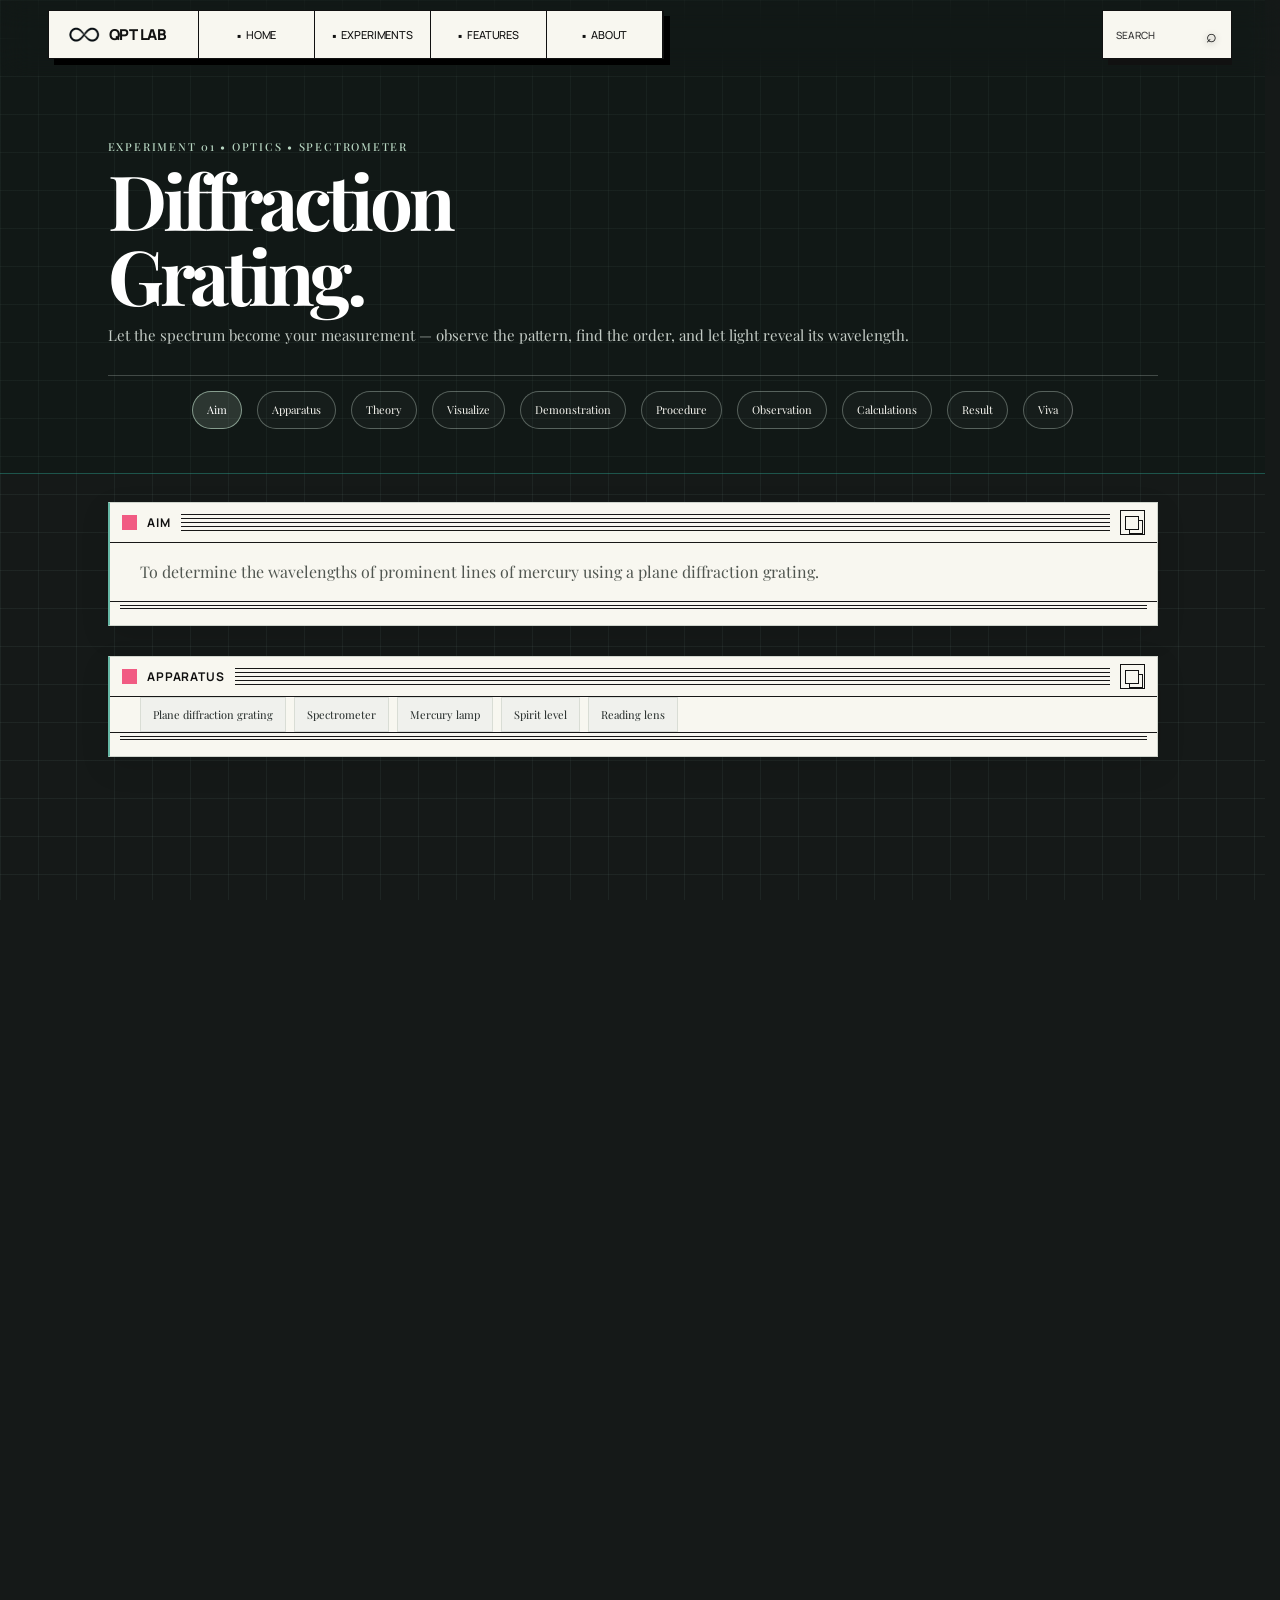
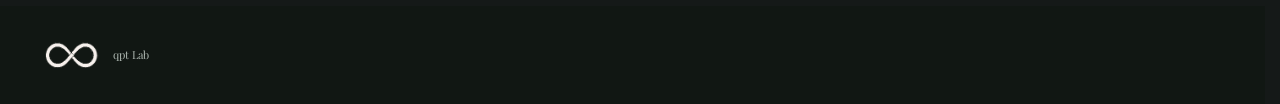
<file: experiment-01.html>
<!DOCTYPE html>
<html lang="en">
<head>
<script>(function(){try{var q=new URLSearchParams(location.search).get("theme");var t=(q==="dark"||q==="light")?q:localStorage.getItem("qptlab-theme")||"light";if(t!=="dark"&&t!=="light")t="light";document.documentElement.setAttribute("data-theme",t);}catch(e){document.documentElement.setAttribute("data-theme","light"); }})();</script>
<link rel="preconnect" href="https://fonts.googleapis.com">
<link rel="preconnect" href="https://fonts.gstatic.com" crossorigin>
<meta charset="UTF-8">
<meta name="viewport" content="width=device-width, initial-scale=1.0">
<link rel="preconnect" href="https://fonts.googleapis.com">
<link rel="preconnect" href="https://fonts.gstatic.com" crossorigin>
<link rel="preload" as="image" href="infinity-logo.png" fetchpriority="high">
<link rel="stylesheet" href="https://fonts.googleapis.com/css2?family=Playfair+Display:wght@400;500;600;700&display=block">
<link rel="stylesheet" href="https://fonts.googleapis.com/css2?family=Press+Start+2P&display=swap">

<link rel="stylesheet" href="https://fonts.googleapis.com/css2?family=Manrope:wght@400;500;600;700;800&display=block">


<title>Experiment 01 | Diffraction Grating</title>
<link rel="stylesheet" href="style.css">
<style>
.exp-hero{background:var(--dark);color:#fff;padding:70px 0 55px;overflow:hidden}
.exp-hero-grid{display:grid;grid-template-columns:1fr;gap:0;align-items:start}
.exp-hero h1{font-size:clamp(42px,6vw,76px);line-height:.98;letter-spacing:-.055em;max-width:850px;margin:18px 0}
.exp-hero p{color:#c3cbc5;max-width:690px}
.exp-hero .eyebrow{color:#b7d5c1}


.exp-layout{display:grid;grid-template-columns:210px 1fr;gap:42px}
.side-nav{position:sticky;top:100px;height:max-content}
.side-nav a{display:block;padding:9px 0;color:var(--muted);font-size:12px;border-bottom:1px solid var(--line)}
.side-nav a:hover{color:var(--accent)}
.content-block{margin-bottom:70px}
.content-block h2{font-size:32px;letter-spacing:-.04em;margin:0 0 18px}
.content-block h3{font-size:18px;margin-top:30px}
.prose{color:#505650;max-width:790px}
.equation{background:#eef3ed;border-left:3px solid var(--accent);padding:20px 24px;font:18px "Manrope",sans-serif;margin:20px 0;overflow:auto}
.apparatus{display:flex;flex-wrap:wrap;gap:8px}
.chip{padding:9px 12px;background:#f0f1ed;border:1px solid var(--line);font:11px "Manrope",sans-serif}
.steps{counter-reset:step;list-style:none;padding:0;max-width:800px}
.steps li{counter-increment:step;display:grid;grid-template-columns:40px 1fr;gap:15px;padding:14px 0;border-bottom:1px solid var(--line);color:#505650}
.steps li:before{content:counter(step,lower-roman);font:11px "Manrope",sans-serif;color:var(--accent);padding-top:4px}
.visual-box{border:1px solid var(--line);background:#fff;padding:18px;margin-top:20px}
.visual-box svg{display:block;width:100%;height:auto}
.visual-animation{display:block;width:62%;max-width:640px;height:auto;margin:0 auto}

.video-box{padding:18px}.video-frame{position:relative;width:100%;aspect-ratio:16/9;overflow:hidden;background:#111}.video-frame iframe{position:absolute;inset:0;width:100%;height:100%;border:0;display:block}.youtube-embed-frame{background:#000;border-radius:2px;box-shadow:0 8px 24px rgba(0,0,0,.08)}.video-heading-content{text-align:center;padding:6px 18px 18px;max-width:820px;margin:0 auto}.video-heading-content .video-title{font-size:20px;letter-spacing:.04em;margin-bottom:9px}.video-heading-content p{font:12px "Manrope",sans-serif;color:var(--muted);line-height:1.7;margin:0 auto;max-width:720px}@media(max-width:560px){.video-heading-content .video-title{font-size:17px}.video-heading-content{padding-left:4px;padding-right:4px}.video-box{padding:12px}}
@media(max-width:700px){.visual-animation{width:100%;max-width:none}}
.caption{font:10px "Manrope",sans-serif;color:var(--muted);margin:12px 0 0}
.lab-panel{background:#fff;border:1px solid var(--line);padding:25px}
.form-grid{display:grid;grid-template-columns:repeat(4,1fr);gap:14px}
.field label{display:block;font:10px "Manrope",sans-serif;letter-spacing:.08em;color:var(--muted);margin-bottom:7px}
.field input{width:100%;padding:11px 12px;border:1px solid #cdd2cb;background:#fbfcfa;font:13px "Manrope",sans-serif;outline:none}
.field input:focus{border-color:var(--accent)}
.table-wrap{overflow-x:auto;margin-top:25px}
.obs-table{width:100%;border-collapse:collapse;min-width:1000px}
.obs-table th,.obs-table td{border:1px solid #d4d8d1;padding:9px;text-align:center;font-size:11px}
.obs-table th{background:#eef1ec;font:10px "Manrope",sans-serif}
.obs-table input{width:88px;padding:7px;border:1px solid #d2d7d0;font:11px "Manrope",sans-serif;text-align:center}
.obs-table .auto{font-family:"Manrope",sans-serif}
.exp1-observation-table{min-width:1500px}.exp1-observation-table th,.exp1-observation-table td{white-space:nowrap}.exp1-observation-table input{width:68px}.exp1-observation-table th[colspan]{background:#e7ede7}
.result-grid{display:grid;grid-template-columns:repeat(3,1fr);gap:10px;margin-top:18px}
.result{background:#edf3ed;border:1px solid #d1dbd1;padding:17px}
.result span{display:block;font:9px "Manrope",sans-serif;color:var(--muted);text-transform:uppercase}
.result strong{display:block;font:20px "Manrope",sans-serif;margin-top:8px}
.button-calc{border:0;cursor:pointer;background:var(--accent);color:white;padding:12px 18px;font:700 12px "Manrope",sans-serif;margin-top:18px}
.button-reset{border:1px solid var(--line);cursor:pointer;background:#fff;color:var(--ink);padding:11px 17px;font:700 12px "Manrope",sans-serif;margin:18px 0 0 7px}
.note{margin-top:15px;padding:12px 14px;background:#f7f7f3;color:var(--muted);font-size:11px}
.formula-note{font-size:12px;color:var(--muted);margin-top:10px}
canvas{width:100%;height:330px;border:1px solid var(--line);background:#fff;margin-top:18px}
.viva{border:1px solid var(--line);background:#fff;margin:10px 0}
.viva button{width:100%;border:0;background:none;text-align:left;padding:16px;cursor:pointer;font-weight:400}
.viva .answer{display:none;padding:0 16px 16px;color:var(--muted);font-size:13px}
.viva.open .answer{display:block}
@media(max-width:900px){
.exp-hero-grid{grid-template-columns:1fr}
.exp-layout{grid-template-columns:1fr}.side-nav{position:static;display:flex;overflow:auto;gap:20px;border-bottom:1px solid var(--line)}
.side-nav a{white-space:nowrap;border:0}.form-grid{grid-template-columns:repeat(2,1fr)}
}
@media(max-width:560px){.form-grid,.result-grid{grid-template-columns:1fr}.button-reset{margin-left:0}}

/* V20: horizontal quick-access navigation above the experiment hero */
.quick-access-bar{background:#f7f8f4;border-bottom:1px solid var(--line);border-top:1px solid var(--line);position:relative;z-index:5}
.quick-access-inner{display:flex;align-items:center;gap:28px;min-height:54px}
.quick-access-label{font-size:10px;letter-spacing:.16em;color:var(--accent);white-space:nowrap}
.quick-access-links{display:flex;align-items:center;gap:0;flex:1;overflow-x:auto;scrollbar-width:thin}
.quick-access-links a{display:inline-flex;align-items:center;min-height:54px;padding:0 17px;color:var(--muted);font-size:12px;text-decoration:none;border-left:1px solid var(--line);white-space:nowrap;transition:color .15s ease,background .15s ease}
.quick-access-links a:last-child{border-right:1px solid var(--line)}
.quick-access-links a:hover,.quick-access-links a:focus-visible{color:var(--ink);background:#eef3ed;outline:none}
@media(max-width:900px){.quick-access-inner{gap:14px}.quick-access-label{display:none}.quick-access-links a{padding:0 14px}}
</style>
<style id="playfair-global">
html, body, body * {
  font-family: "Playfair Display", Georgia, serif !important;
}
</style>

<style id="quick-access-in-hero">
/* V21: quick access sits inside the dark hero, directly below the experiment title and subtitle. */
.exp-hero .quick-access-bar, .exp4-hero .quick-access-bar{
  background:transparent;
  border:0;
  border-top:1px solid rgba(195,203,197,.32);
  position:relative;
  z-index:4;
  margin-top:32px;
}
.exp-hero .quick-access-inner, .exp4-hero .quick-access-inner{
  display:flex;
  align-items:center;
  gap:24px;
  min-height:50px;
}
.exp-hero .quick-access-label, .exp4-hero .quick-access-label{
  color:#b7d5c1;
  font-size:9px;
  letter-spacing:.18em;
  white-space:nowrap;
}
.exp-hero .quick-access-links, .exp4-hero .quick-access-links{
  display:flex;
  align-items:stretch;
  flex:1;
  overflow-x:auto;
  scrollbar-width:none;
}
.exp-hero .quick-access-links::-webkit-scrollbar, .exp4-hero .quick-access-links::-webkit-scrollbar{display:none}
.exp-hero .quick-access-links a, .exp4-hero .quick-access-links a{
  display:inline-flex;
  align-items:center;
  min-height:50px;
  padding:0 16px;
  color:#c3cbc5;
  font-size:11px;
  text-decoration:none;
  border-left:1px solid rgba(195,203,197,.18);
  white-space:nowrap;
  transition:background .18s ease,color .18s ease;
}
.exp-hero .quick-access-links a:last-child, .exp4-hero .quick-access-links a:last-child{border-right:1px solid rgba(195,203,197,.18)}
.exp-hero .quick-access-links a:hover, .exp-hero .quick-access-links a:focus-visible,
.exp4-hero .quick-access-links a:hover, .exp4-hero .quick-access-links a:focus-visible{
  background:rgba(183,213,193,.10);
  color:#fff;
  outline:none;
}
@media(max-width:900px){
  .exp-hero .quick-access-inner, .exp4-hero .quick-access-inner{gap:12px}
  .exp-hero .quick-access-label, .exp4-hero .quick-access-label{display:none}
  .exp-hero .quick-access-links a, .exp4-hero .quick-access-links a{padding:0 13px}
}
</style>

<style id="quick-access-in-hero-v21">
/* V21: Quick access is part of the dark hero, immediately below the title and subtitle. */
.exp-hero .quick-access-bar,.exp4-hero .quick-access-bar{background:transparent!important;border:0!important;border-top:1px solid rgba(195,203,197,.30)!important;position:relative;z-index:4;margin-top:30px!important;}
.exp-hero .quick-access-inner,.exp4-hero .quick-access-inner{display:flex;align-items:center;gap:24px;min-height:48px;}
.exp-hero .quick-access-label,.exp4-hero .quick-access-label{color:#b7d5c1;font-size:9px;letter-spacing:.18em;white-space:nowrap;}
.exp-hero .quick-access-links,.exp4-hero .quick-access-links{display:flex;align-items:stretch;flex:1;overflow-x:auto;scrollbar-width:none;}
.exp-hero .quick-access-links::-webkit-scrollbar,.exp4-hero .quick-access-links::-webkit-scrollbar{display:none;}
.exp-hero .quick-access-links a,.exp4-hero .quick-access-links a{display:inline-flex;align-items:center;min-height:48px;padding:0 15px;color:#c3cbc5;font-size:11px;text-decoration:none;border-left:1px solid rgba(195,203,197,.17);white-space:nowrap;transition:background .18s ease,color .18s ease;}
.exp-hero .quick-access-links a:last-child,.exp4-hero .quick-access-links a:last-child{border-right:1px solid rgba(195,203,197,.17);}
.exp-hero .quick-access-links a:hover,.exp-hero .quick-access-links a:focus-visible,.exp4-hero .quick-access-links a:hover,.exp4-hero .quick-access-links a:focus-visible{background:rgba(183,213,193,.10);color:#fff;outline:none;}
@media(max-width:900px){.exp-hero .quick-access-inner,.exp4-hero .quick-access-inner{gap:12px}.exp-hero .quick-access-label,.exp4-hero .quick-access-label{display:none}.exp-hero .quick-access-links a,.exp4-hero .quick-access-links a{padding:0 13px;}}
</style>

<style id="quick-access-grid-fix-v21">
.exp-hero-grid .quick-access-bar{grid-column:1 / -1;width:100%;}
</style>

<style id="v22-compact-fullwidth">
/* V22: compact experiment hero and full-width experiment content. */
.exp-hero,.exp4-hero{padding-top:42px!important;padding-bottom:0!important;}
.exp-hero h1,.exp4-hero h1{margin-top:12px!important;margin-bottom:12px!important;}
.exp-hero p,.exp4-hero p{max-width:none!important;margin-bottom:0!important;}
.exp-hero .quick-access-bar,.exp4-hero .quick-access-bar{margin-top:22px!important;}
.exp-hero .quick-access-inner,.exp4-hero .quick-access-inner{min-height:48px!important;}
.exp-layout{display:block!important;width:100%!important;}
.exp-layout>.side-nav{display:none!important;}
.exp-layout>main,.exp-layout>.exp-main,.exp-layout>.content{width:100%!important;max-width:none!important;min-width:0!important;}
.content-block{width:100%!important;max-width:none!important;}
.content-block .prose,.prose,.steps{max-width:none!important;width:100%!important;}
.equation,.visual-box,.lab-panel,.reference{max-width:none!important;width:100%;box-sizing:border-box;}
@media(max-width:900px){.exp-hero,.exp4-hero{padding-top:32px!important;padding-bottom:0!important;}}
</style>

<style id="v22-final-page-width">
/* V22 final: compact hero + broad reading column, matching the approved preview. */
.exp-hero,.exp4-hero{padding-top:38px!important;padding-bottom:0!important;}
.exp-hero h1,.exp4-hero h1{margin:10px 0 10px!important;}
.exp-hero p,.exp4-hero p{max-width:none!important;margin:0!important;}
.exp-hero .quick-access-bar,.exp4-hero .quick-access-bar{margin-top:20px!important;}
.exp-hero>.container,.exp4-hero>.container,main.section.container{width:calc(100% - 80px)!important;max-width:1440px!important;}
main.section.container .content-block,main.section.container .prose,main.section.container .steps{width:100%!important;max-width:none!important;}
main.section.container .equation,main.section.container .visual-box,main.section.container .lab-panel,main.section.container .reference{width:100%!important;max-width:none!important;}
@media(max-width:900px){.exp-hero>.container,.exp4-hero>.container,main.section.container{width:calc(100% - 40px)!important}.exp-hero,.exp4-hero{padding-top:30px!important;}}
</style>

<style id="v28-quick-access-light-active">
/* V28: quiet cream navigation with the same light-green selection used in the lab schedule. */
.experiment-page > .quick-access-bar {
  background: var(--bg) !important;
  border-top: 1px solid var(--line) !important;
  border-bottom: 1px solid var(--line) !important;
}
.experiment-page > .quick-access-bar .quick-access-label {
  color: var(--muted) !important;
  border-right: 1px solid var(--line) !important;
}
.experiment-page > .quick-access-bar .quick-access-links a {
  color: var(--ink) !important;
  background: var(--bg) !important;
  border-left: 1px solid var(--line) !important;
  transition: background .18s ease, color .18s ease, border-color .18s ease !important;
}
.experiment-page > .quick-access-bar .quick-access-links a:hover,
.experiment-page > .quick-access-bar .quick-access-links a:focus-visible {
  background: var(--accent-2) !important;
  color: var(--ink) !important;
  outline: none !important;
}
.experiment-page > .quick-access-bar .quick-access-links a.active {
  background: var(--accent-2) !important;
  color: var(--accent-ink, #142319) !important;
  border-color: #b9ccbF !important;
  box-shadow: inset 0 0 0 1px #b9ccbF !important;
}
.experiment-page > .quick-access-bar .quick-access-links a.active + a {
  border-left-color: #b9ccbF !important;
}
</style>

<style id="v28-unified-experiment-spacing">
/* V28: unified vertical rhythm across all individual experiment pages. */
.experiment-page > main.section.container {
  padding-top: 64px !important;
  padding-bottom: 64px !important;
}
.experiment-page > main.section.container .content-block {
  margin-bottom: 56px !important;
}
.experiment-page > main.section.container .content-block:last-child {
  margin-bottom: 0 !important;
}
@media (max-width: 900px) {
  .experiment-page > main.section.container {
    padding-top: 48px !important;
    padding-bottom: 48px !important;
  }
  .experiment-page > main.section.container .content-block {
    margin-bottom: 44px !important;
  }
}
</style>


<style id="quick-access-centered-final">
/* Final: center the experiment quick-access pills beneath the inspiration line. */
.exp-hero .quick-access-bar,
.exp4-hero .quick-access-bar {
  width: 100% !important;
  margin-top: 22px !important;
  padding: 0 !important;
  border: 0 !important;
  background: transparent !important;
}
.exp-hero .quick-access-inner,
.exp4-hero .quick-access-inner {
  display: flex !important;
  align-items: center !important;
  justify-content: center !important;
  gap: 0 !important;
  min-height: 0 !important;
  width: 100% !important;
}
.exp-hero .quick-access-label,
.exp4-hero .quick-access-label {
  display: none !important;
}
.exp-hero .quick-access-links,
.exp4-hero .quick-access-links {
  display: flex !important;
  align-items: center !important;
  justify-content: center !important;
  flex: 0 0 auto !important;
  width: auto !important;
  max-width: 100% !important;
  overflow-x: auto !important;
  scrollbar-width: none !important;
}
.exp-hero .quick-access-links::-webkit-scrollbar,
.exp4-hero .quick-access-links::-webkit-scrollbar { display: none !important; }
.exp-hero .quick-access-links a,
.exp4-hero .quick-access-links a {
  flex: 0 0 auto !important;
  min-width: 0 !important;
  min-height: 38px !important;
  height: 38px !important;
  padding: 0 15px !important;
  margin: 0 3px !important;
  display: inline-flex !important;
  align-items: center !important;
  justify-content: center !important;
  border: 1px solid rgba(195,203,197,.45) !important;
  border-radius: 999px !important;
  background: transparent !important;
  color: #c3cbc5 !important;
  white-space: nowrap !important;
}
.exp-hero .quick-access-links a:hover,
.exp-hero .quick-access-links a:focus-visible,
.exp4-hero .quick-access-links a:hover,
.exp4-hero .quick-access-links a:focus-visible {
  background: rgba(183,213,193,.10) !important;
  color: #fff !important;
}
@media (max-width: 900px) {
  .exp-hero .quick-access-links,
  .exp4-hero .quick-access-links {
    justify-content: flex-start !important;
    width: 100% !important;
  }
  .exp-hero .quick-access-links a,
  .exp4-hero .quick-access-links a {
    padding: 0 13px !important;
  }
}
</style>


<style id="quick-access-centered-v38">
/* V38: center the experiment quick-access pills as one compact group. */
.exp-hero .quick-access-bar,
.exp4-hero .quick-access-bar{
  width:100%;
}
.exp-hero .quick-access-inner,
.exp4-hero .quick-access-inner{
  justify-content:center;
  gap:0;
}
.exp-hero .quick-access-label,
.exp4-hero .quick-access-label{
  display:none !important;
}
.exp-hero .quick-access-links,
.exp4-hero .quick-access-links{
  flex:0 1 auto !important;
  width:max-content;
  max-width:100%;
  margin:0 auto;
  justify-content:center;
}
@media(max-width:900px){
  .exp-hero .quick-access-links,
  .exp4-hero .quick-access-links{
    width:100%;
    max-width:100%;
    margin:0;
    justify-content:flex-start;
  }
}
</style>
<style id="v40-quick-access-true-centered">
/* V40: force the quick-access group to use the full hero width on every experiment page. */
.exp-hero .exp-hero-grid > *,
.exp4-hero .exp-hero-grid > * {
  grid-column: 1 / -1 !important;
  width: 100% !important;
  max-width: none !important;
}
.exp-hero .quick-access-bar,
.exp4-hero .quick-access-bar {
  width: 100% !important;
  margin-left: 0 !important;
  margin-right: 0 !important;
}
.exp-hero .quick-access-inner,
.exp4-hero .quick-access-inner {
  width: 100% !important;
  display: flex !important;
  justify-content: center !important;
  align-items: center !important;
}
.exp-hero .quick-access-links,
.exp4-hero .quick-access-links {
  flex: 0 0 auto !important;
  width: max-content !important;
  max-width: calc(100% - 8px) !important;
  margin: 0 auto !important;
  display: flex !important;
  justify-content: center !important;
  align-items: center !important;
}
@media (max-width: 900px) {
  .exp-hero .quick-access-links,
  .exp4-hero .quick-access-links {
    width: 100% !important;
    max-width: 100% !important;
    justify-content: flex-start !important;
    overflow-x: auto !important;
  }
}
</style>

<style id="static-header-navigation-v59">
/* V59: static header/navigation. No opening sweep, reveal, fade, transform, or transition. */
.site-header, .site-header *,
.home-site-header, .home-site-header *,
.exp-hero, .exp4-hero, .exp-hero *, .exp4-hero *,
.quick-access-bar, .quick-access-bar * {
  animation: none !important;
  transition: none !important;
  transform: none !important;
  clip-path: none !important;
  mask: none !important;
  -webkit-mask: none !important;
  will-change: auto !important;
}
.exp-hero, .exp4-hero {
  background: #111713 !important;
  opacity: 1 !important;
  visibility: visible !important;
}
html[data-theme="dark"] .exp-hero,
html[data-theme="dark"] .exp4-hero { background: #0b0e0c !important; }
</style>
<script id="qpt-static-navigation-init">
/* QPT static navigation: prevent browser history from restoring an old scroll position during page navigation. */
try { if ("scrollRestoration" in history) history.scrollRestoration = "manual"; } catch (e) {}
</script>
<style id="qpt-v63-paint-stability">
/* V63: eliminate first-paint layout/compositing changes. */
html{scroll-behavior:auto!important;scrollbar-gutter:stable!important;overflow-anchor:none!important;}
body{overflow-anchor:none!important;font-synthesis:none;}
.site-header,.home-site-header,.nav,.hero,.hero::before,.hero::after,.hero-grid,.exp-hero,.exp4-hero,.quick-access-bar{contain:layout paint!important;}
.site-header,.home-site-header,.nav,.theme-toggle{backface-visibility:hidden!important;}
.theme-toggle{width:74px!important;min-width:74px!important;flex:0 0 74px!important;box-sizing:border-box!important;}
</style><style id="qpt-v123-nav-transplant">

/* ================================================================
   QPT NAV — transplanted from Tavus V123
   Navigation only: keep the base QPT Lab page design unchanged.
   ================================================================ */
.tavus-floating-header{
  position:fixed!important;top:0!important;left:0!important;right:0!important;width:100%!important;
  height:70px!important;padding:10px 0 11px!important;margin:0!important;background:transparent!important;
  border:0!important;z-index:2147483000!important;pointer-events:none!important;
}
.tavus-floating-header.qpt-nav-scrolled{top:0!important;}
.tavus-exact-nav{
  position:relative!important;width:calc(100% - 96px)!important;max-width:none!important;
  height:49px!important;min-height:49px!important;margin:0 auto!important;padding:0!important;
  display:block!important;background:transparent!important;border:0!important;box-shadow:none!important;
  overflow:visible!important;isolation:auto!important;
}
.tavus-nav-left{
  position:absolute!important;left:0!important;top:0!important;height:49px!important;width:auto!important;
  max-width:none!important;min-width:0!important;margin:0!important;padding:0!important;display:flex!important;
  align-items:stretch!important;background:#f8f7f0!important;border:1px solid #111!important;
  box-shadow:6px 6px 0 #000!important;z-index:20!important;overflow:visible!important;
}
.tavus-brand{
  flex:0 0 150px!important;width:150px!important;min-width:150px!important;height:47px!important;
  padding:0 20px!important;border:0!important;border-right:1px solid #111!important;
  box-shadow:none!important;background:#f8f7f0!important;display:flex!important;align-items:center!important;gap:9px!important;
}
.tavus-brand .brand-mark,.tavus-brand .brand-mark img{width:31px!important;height:31px!important;object-fit:contain!important;}
.tavus-brand .brand-name{font:800 15px/1 "Manrope",Arial,sans-serif!important;letter-spacing:-.035em!important;color:#111!important;}
.tavus-links{
  display:flex!important;align-items:stretch!important;height:47px!important;background:#f8f7f0!important;
}
.tavus-links>a{
  height:47px!important;min-width:116px!important;padding:0 15px!important;display:flex!important;
  align-items:center!important;justify-content:center!important;gap:5px!important;border:0!important;
  border-right:1px solid #111!important;box-shadow:none!important;border-radius:0!important;
  background:#f8f7f0!important;color:#111!important;font:500 11px/1 "Manrope",Arial,sans-serif!important;
  letter-spacing:-.01em!important;white-space:nowrap!important;
}
.tavus-links>a:hover{background:#efeee7!important;color:#111!important;transform:none!important;}
.tavus-links>a>span:first-child{font-size:12px!important;margin:0!important;}
.tavus-experiments-parent{position:relative!important;z-index:100!important;}
.tavus-nav-right{
  position:absolute!important;right:0!important;top:0!important;height:49px!important;width:130px!important;
  min-width:130px!important;margin:0!important;padding:0!important;display:block!important;
  background:#f8f7f0!important;border:1px solid #111!important;box-shadow:6px 6px 0 #111!important;
  z-index:20!important;overflow:visible!important;
}
.tavus-search{
  width:128px!important;min-width:128px!important;height:47px!important;border:0!important;
  box-shadow:none!important;background:#f8f7f0!important;border-radius:0!important;
}
.tavus-search input{
  width:92px!important;height:100%!important;padding:0 4px 0 13px!important;color:#111!important;
  background:transparent!important;border:0!important;outline:0!important;font:500 10px/1 "Manrope",Arial,sans-serif!important;
  letter-spacing:.02em!important;
}
.tavus-search input::placeholder{color:#333!important;opacity:1!important;}
.tavus-search button{width:32px!important;height:100%!important;padding:0!important;border:0!important;border-radius:0!important;background:transparent!important;color:#111!important;font-size:18px!important;cursor:pointer!important;}
.tavus-exact-nav::before{display:none!important;content:none!important;}
.tavus-mega{
  position:fixed!important;z-index:2147483647!important;display:block!important;opacity:0!important;visibility:hidden!important;
  pointer-events:none!important;transform:translateY(-2px)!important;background:#f8f7f0!important;color:#111!important;
  border:1px solid #111!important;box-shadow:6px 6px 0 #111!important;overflow:hidden!important;
}
.tavus-mega.qpt-mega-open{opacity:1!important;visibility:visible!important;pointer-events:auto!important;transform:translateY(0)!important;}
.tavus-mega-title{position:relative!important;z-index:1!important;display:block!important;padding:15px 18px 12px!important;background:#f8f7f0!important;color:#111!important;font:700 10px/1 "Manrope",Arial,sans-serif!important;letter-spacing:.12em!important;border-bottom:1px solid #111!important;}
.tavus-mega-grid{position:relative!important;z-index:1!important;display:grid!important;grid-template-columns:repeat(2,minmax(0,1fr))!important;}
.tavus-mega-grid>a{min-height:61px!important;padding:12px 15px!important;display:grid!important;grid-template-columns:32px 1fr!important;align-items:center!important;gap:10px!important;color:#111!important;border:0!important;border-right:1px solid #111!important;border-bottom:1px solid #111!important;border-radius:0!important;background:#f8f7f0!important;font:600 13px/1.25 "Manrope",Arial,sans-serif!important;}
.tavus-mega-grid>a:nth-child(even){border-right:0!important;}
.tavus-mega-grid>a:hover{background:#f06b9a!important;color:#111!important;}
.tavus-mega-grid b{font:800 13px/1 "Manrope",Arial,sans-serif!important;}
.tavus-mega-grid span{font:600 13px/1.25 "Manrope",Arial,sans-serif!important;}
/* Override legacy navigation rules without touching the rest of the site. */
.tavus-floating-header .menu-toggle{display:none!important;}
.tavus-floating-header .nav-links{gap:0!important;}
@media(max-width:1000px){
  .tavus-exact-nav{width:calc(100% - 48px)!important;}
  .tavus-brand{flex-basis:140px!important;width:140px!important;min-width:140px!important;padding:0 14px!important;}
  .tavus-links>a{min-width:105px!important;padding:0 10px!important;font-size:10px!important;}
}
@media(max-width:760px){
  .tavus-floating-header{height:58px!important;padding:7px 0 9px!important;}
  .tavus-exact-nav{width:calc(100% - 24px)!important;height:52px!important;min-height:52px!important;}
  .tavus-nav-left{height:52px!important;max-width:calc(100% - 104px)!important;overflow:hidden!important;}
  .tavus-brand{flex-basis:112px!important;width:112px!important;min-width:112px!important;height:50px!important;padding:0 10px!important;}
  .tavus-brand .brand-name{font-size:12px!important;}
  .tavus-links>a{min-width:auto!important;padding:0 8px!important;height:50px!important;font-size:8px!important;}
  .tavus-nav-right{height:52px!important;width:100px!important;min-width:100px!important;}
  .tavus-search{width:98px!important;height:50px!important;}
  .tavus-search input{display:none!important;}
  .tavus-mega{left:12px!important;top:59px!important;width:calc(100vw - 24px)!important;max-width:none!important;}
}
/* Fixed navigation must not cover the first hero content. */
.home-site-header.tavus-floating-header + main .hero{padding-top:70px!important;}
body.experiment-page .tavus-floating-header + .exp-hero{padding-top:140px!important;}
body.experiment-page .tavus-floating-header + .exp4-hero{padding-top:140px!important;}

</style>

<style id="qpt-v135-nav-interaction-fix">
/* V135 interaction fix: the floating Tavus navigation is visually transparent at the
   header layer, but its actual controls must remain clickable. */
.tavus-floating-header,
.tavus-exact-nav,
.tavus-exact-nav * { pointer-events:auto !important; }
.tavus-mega { pointer-events:none !important; }
.tavus-mega.qpt-mega-open { pointer-events:auto !important; }
</style>

<style id="qpt-v183-section-frame-rails">
/* Section frame rails inspired by the reference's labelled monitor border. */
.qpt-frame-section{position:relative!important;box-sizing:border-box!important;border:1px solid #111!important;overflow:visible!important;padding-top:0!important;padding-bottom:0!important;}
.qpt-frame-top{height:35px;display:flex;align-items:center;gap:9px;padding:0 9px;background:#f8f7f0;border-bottom:1px solid #111;box-sizing:border-box;color:#111;font:600 10px/1 "Manrope",Arial,sans-serif;letter-spacing:.1em;text-transform:uppercase;}
.qpt-frame-dot{display:inline-block;flex:0 0 12px;width:12px;height:12px;background:#f15b83;}
.qpt-frame-label{white-space:nowrap;max-width:45%;overflow:hidden;text-overflow:ellipsis;font-size:12px!important;font-weight:700!important;letter-spacing:.08em!important;}
.qpt-frame-lines{height:17px;flex:1;min-width:12px;background:repeating-linear-gradient(to bottom,#171717 0,#171717 1px,transparent 1px,transparent 4px);}
.qpt-frame-square{width:25px;height:25px;flex:0 0 25px;border:1px solid #111;display:flex;align-items:center;justify-content:center;box-sizing:border-box;background:#f8f7f0;}
.qpt-frame-square:before{content:"";width:10px;height:10px;border:1px solid #111;box-shadow:3px 3px 0 -1px #f8f7f0,3px 3px 0 0 #111;}
.qpt-frame-bottom{height:12px;display:flex;align-items:center;padding:0 9px;border-top:1px solid #111;background:#f8f7f0;box-sizing:border-box;}
.qpt-frame-bottom:before{content:"";display:block;width:100%;height:5px;background:repeating-linear-gradient(to bottom,#171717 0,#171717 1px,transparent 1px,transparent 3px);}
/* Keep content panels and their original internal spacing. */
.qpt-frame-section > :not(.qpt-frame-top):not(.qpt-frame-bottom){margin-left:0; margin-right:0;}
.qpt-frame-section > .section-heading:first-of-type{padding-top:24px;}
.qpt-frame-section.content-block{margin-bottom:56px!important;}
#today-lab.qpt-frame-section,#experiments.qpt-frame-section,#features.qpt-frame-section,#about.qpt-frame-section{padding-left:0!important;padding-right:0!important;}
@media(max-width:700px){.qpt-frame-top{height:32px;gap:7px;padding:0 7px}.qpt-frame-label{font-size:11px!important;font-weight:700!important;max-width:55%}.qpt-frame-square{width:22px;height:22px;flex-basis:22px}.qpt-frame-section.content-block{margin-bottom:38px!important}}
</style>
<script id="qpt-v183-section-frame-script">
(function(){
 function addFrames(){
  var isExperiment=document.body.classList.contains('experiment-page');
  var targets=isExperiment?Array.from(document.querySelectorAll('main.section.container > section.content-block')):Array.from(document.querySelectorAll('main > section#today-lab, main > section#experiments, main > section#features, main > section#about'));
  targets.forEach(function(section){
   if(section.classList.contains('qpt-frame-section')) return;
   var heading=section.querySelector('h2');
   if(!heading) return;
   var label=(heading.textContent||'').replace(/\s+/g,' ').trim();
   if(!label) label=section.id.replace(/-/g,' ');
   section.classList.add('qpt-frame-section');
   var top=document.createElement('div');top.className='qpt-frame-top';top.setAttribute('aria-hidden','true');
   var dot=document.createElement('span');dot.className='qpt-frame-dot';
   var text=document.createElement('span');text.className='qpt-frame-label';text.textContent=label;
   var lines=document.createElement('span');lines.className='qpt-frame-lines';
   var square=document.createElement('span');square.className='qpt-frame-square';
   top.append(dot,text,lines,square);
   var bottom=document.createElement('div');bottom.className='qpt-frame-bottom';bottom.setAttribute('aria-hidden','true');
   section.insertBefore(top,section.firstChild);section.appendChild(bottom);
  });
 }
 if(document.readyState==='loading')document.addEventListener('DOMContentLoaded',addFrames);else addFrames();
})();
</script>


<style id="qpt-v184-hide-duplicate-section-headings">
/* The frame rail already carries the section title; hide the repeated large title inside each panel. */
.qpt-frame-section > h2 { display: none !important; }
.qpt-frame-section .section-heading h2 { display: none !important; }
/* Keep eyebrow labels, descriptive text, and any nested subheadings untouched. */
</style>


<style id="qpt-v193-experiment-section-reference-style">
/* Bring experiment sections closer to the framed, editorial card treatment in the reference. */
body.experiment-page > main.section.container > section.content-block.qpt-frame-section {
  background: #f8f7f0 !important;
  border: 1px solid #d4d8cf !important;
  border-left: 3px solid #6ea99a !important;
  box-sizing: border-box !important;
  padding: 0 0 26px !important;
  margin: 0 0 54px !important;
  overflow: visible !important;
}
body.experiment-page .qpt-frame-section > .qpt-frame-top {
  height: 40px !important;
  margin: 0 !important;
  padding: 0 12px !important;
  gap: 10px !important;
  background: #f8f7f0 !important;
  border-bottom: 1px solid #171717 !important;
}
body.experiment-page .qpt-frame-section > .qpt-frame-top .qpt-frame-label {
  max-width: 52% !important;
  font-family: "Manrope", Arial, sans-serif !important;
  font-size: 12px !important;
  font-weight: 700 !important;
  letter-spacing: .07em !important;
}
body.experiment-page .qpt-frame-section > .qpt-frame-top .qpt-frame-lines {
  height: 17px !important;
  background: repeating-linear-gradient(to bottom,#171717 0,#171717 1px,transparent 1px,transparent 4px) !important;
}
body.experiment-page .qpt-frame-section > .qpt-frame-top .qpt-frame-square {
  width: 25px !important;
  height: 25px !important;
  flex-basis: 25px !important;
}
body.experiment-page .qpt-frame-section > .qpt-frame-bottom {
  margin: 0 !important;
  height: 12px !important;
  padding: 0 10px !important;
  border-top: 1px solid #171717 !important;
}
body.experiment-page .qpt-frame-section > :not(.qpt-frame-top):not(.qpt-frame-bottom) {
  margin-left: 28px !important;
  margin-right: 28px !important;
}
body.experiment-page .qpt-frame-section > .eyebrow {
  padding-top: 19px !important;
  margin-bottom: 14px !important;
}
body.experiment-page .qpt-frame-section > .qpt-frame-top + .section-heading {
  padding-top: 18px !important;
}
body.experiment-page .qpt-frame-section > .qpt-frame-top + .eyebrow + h2 {
  display: none !important;
}
body.experiment-page .qpt-frame-section > .qpt-frame-top + .eyebrow {
  padding-top: 19px !important;
}
body.experiment-page .qpt-frame-section > .qpt-frame-top + .eyebrow + p,
body.experiment-page .qpt-frame-section > .qpt-frame-top + .eyebrow + div,
body.experiment-page .qpt-frame-section > .qpt-frame-top + .eyebrow + ol,
body.experiment-page .qpt-frame-section > .qpt-frame-top + .eyebrow + ul {
  margin-top: 0 !important;
}
@media (max-width: 700px) {
  body.experiment-page > main.section.container > section.content-block.qpt-frame-section {
    padding-bottom: 20px !important;
    margin-bottom: 34px !important;
  }
  body.experiment-page .qpt-frame-section > .qpt-frame-top {
    height: 36px !important;
    padding: 0 7px !important;
    gap: 7px !important;
  }
  body.experiment-page .qpt-frame-section > .qpt-frame-top .qpt-frame-label {
    font-size: 10px !important;
    max-width: 58% !important;
  }
  body.experiment-page .qpt-frame-section > :not(.qpt-frame-top):not(.qpt-frame-bottom) {
    margin-left: 14px !important;
    margin-right: 14px !important;
  }
  body.experiment-page .qpt-frame-section > .eyebrow {
    padding-top: 15px !important;
  }
}
</style>


<style id="qpt-v194-experiment-section-frames">
/* Actual section frame markup for experiment pages, matching the homepage feature panel reference. */
body.experiment-page main.section.container .content-block.qpt-frame-section {
  display:block!important; box-sizing:border-box!important; background:#f8f7f0!important;
  border:1px solid #cfd4cc!important; border-left:2px solid #66b7a5!important;
  margin:0 0 30px!important; padding:0 0 12px!important; overflow:visible!important;
}
.qpt-frame-top {height:42px;display:flex;align-items:center;gap:10px;padding:0 12px;margin:0 12px;background:transparent;border-bottom:1px solid #171717;box-sizing:border-box;color:#111;}
.qpt-frame-dot {display:block;flex:0 0 15px;width:15px;height:15px;background:#f15b83;}
.qpt-frame-label {white-space:nowrap;max-width:45%;overflow:hidden;text-overflow:ellipsis;font-family:"Playfair Display",Georgia,serif;font-size:15px!important;font-weight:700!important;letter-spacing:.055em!important;color:#111;}
.qpt-frame-lines {height:18px;flex:1;min-width:12px;background:repeating-linear-gradient(to bottom,#171717 0,#171717 1px,transparent 1px,transparent 4px);}
.qpt-frame-square {width:30px;height:30px;flex:0 0 30px;border:1px solid #111;display:flex;align-items:center;justify-content:center;box-sizing:border-box;background:#f8f7f0;}
.qpt-frame-square:before {content:"";width:12px;height:12px;border:1px solid #111;box-shadow:4px 4px 0 -1px #f8f7f0,4px 4px 0 0 #111;}
.qpt-frame-bottom {height:12px;display:flex;align-items:center;margin:0 12px;padding:0 10px;border-top:1px solid #171717;box-sizing:border-box;background:transparent;}
.qpt-frame-bottom:before {content:"";display:block;width:100%;height:5px;background:repeating-linear-gradient(to bottom,#171717 0,#171717 1px,transparent 1px,transparent 3px);}
body.experiment-page main.section.container .content-block.qpt-frame-section > .eyebrow {display:none!important;}
body.experiment-page main.section.container .content-block.qpt-frame-section > h2 {margin-top:24px!important;padding-left:30px!important;padding-right:30px!important;}
body.experiment-page main.section.container .content-block.qpt-frame-section > p,
body.experiment-page main.section.container .content-block.qpt-frame-section > .prose,
body.experiment-page main.section.container .content-block.qpt-frame-section > .apparatus,
body.experiment-page main.section.container .content-block.qpt-frame-section > .equation,
body.experiment-page main.section.container .content-block.qpt-frame-section > .visual-card,
body.experiment-page main.section.container .content-block.qpt-frame-section > .procedure-list,
body.experiment-page main.section.container .content-block.qpt-frame-section > .table-wrap,
body.experiment-page main.section.container .content-block.qpt-frame-section > table,
body.experiment-page main.section.container .content-block.qpt-frame-section > .calculator,
body.experiment-page main.section.container .content-block.qpt-frame-section > .graph-wrap,
body.experiment-page main.section.container .content-block.qpt-frame-section > .result-card,
body.experiment-page main.section.container .content-block.qpt-frame-section > .viva-list {margin-left:30px!important;margin-right:30px!important;}
body.experiment-page main.section.container .content-block.qpt-frame-section > *:last-child:not(.qpt-frame-bottom) {margin-bottom:18px;}
@media(max-width:700px){
 body.experiment-page main.section.container .content-block.qpt-frame-section{margin-bottom:20px!important;}
 .qpt-frame-top{height:38px;margin:0 7px;padding:0 6px;gap:7px;}
 .qpt-frame-label{font-size:12px!important;max-width:52%;}
 .qpt-frame-square{width:24px;height:24px;flex-basis:24px;}
 body.experiment-page main.section.container .content-block.qpt-frame-section > h2{padding-left:18px!important;padding-right:18px!important;}
 body.experiment-page main.section.container .content-block.qpt-frame-section > p,
 body.experiment-page main.section.container .content-block.qpt-frame-section > .prose,
 body.experiment-page main.section.container .content-block.qpt-frame-section > .apparatus,
 body.experiment-page main.section.container .content-block.qpt-frame-section > .equation,
 body.experiment-page main.section.container .content-block.qpt-frame-section > *:not(.qpt-frame-top):not(.qpt-frame-bottom):not(.eyebrow):not(h2){margin-left:18px!important;margin-right:18px!important;}
}
</style>


<style id="qpt-v195-section-content-containment">
/* Keep every section's contents inside its cream frame. Some legacy blocks use
   width:100% plus horizontal margins, which otherwise pushes them past the border. */
body.experiment-page main.section.container .content-block.qpt-frame-section,
body.experiment-page main.section.container .content-block.qpt-frame-section * {
  box-sizing: border-box !important;
}
body.experiment-page main.section.container .content-block.qpt-frame-section {
  min-width: 0 !important;
  max-width: 100% !important;
}
body.experiment-page main.section.container .content-block.qpt-frame-section > :not(.qpt-frame-top):not(.qpt-frame-bottom):not(.eyebrow):not(h2) {
  width: auto !important;
  max-width: calc(100% - 60px) !important;
  min-width: 0 !important;
}
body.experiment-page main.section.container .content-block.qpt-frame-section .equation,
body.experiment-page main.section.container .content-block.qpt-frame-section .visual-card,
body.experiment-page main.section.container .content-block.qpt-frame-section .table-wrap,
body.experiment-page main.section.container .content-block.qpt-frame-section .calculator,
body.experiment-page main.section.container .content-block.qpt-frame-section .graph-wrap,
body.experiment-page main.section.container .content-block.qpt-frame-section .result-card,
body.experiment-page main.section.container .content-block.qpt-frame-section table {
  max-width: 100% !important;
  min-width: 0 !important;
}
body.experiment-page main.section.container .content-block.qpt-frame-section .table-wrap,
body.experiment-page main.section.container .content-block.qpt-frame-section .graph-wrap {
  overflow-x: auto !important;
}
@media (max-width:700px) {
  body.experiment-page main.section.container .content-block.qpt-frame-section > :not(.qpt-frame-top):not(.qpt-frame-bottom):not(.eyebrow):not(h2) {
    max-width: calc(100% - 36px) !important;
  }
}
</style>


<style id="qpt-exp01-video-companion-v268">
.qpt-video-companion{padding:18px!important;background:var(--surface,#fff);}
.qpt-video-companion .video-heading-content{max-width:none;text-align:left;padding:2px 0 16px;margin:0;}
.qpt-video-companion .video-heading-content p{max-width:none;margin:0;font-size:12px;}
.qpt-video-notes-layout{display:grid;grid-template-columns:minmax(0,3fr) minmax(290px,2fr);gap:14px;align-items:stretch;}
.qpt-video-column{min-width:0;display:flex;flex-direction:column;}
.qpt-video-column .video-frame{aspect-ratio:16/9;flex:none;}
.qpt-video-column iframe{width:100%;height:100%;}
.qpt-video-foot{display:flex;justify-content:space-between;gap:12px;padding:10px 2px 0;color:var(--muted);font:9px "Manrope",sans-serif;letter-spacing:.12em;}
.qpt-live-notes{min-width:0;min-height:0;height:100%;box-sizing:border-box;background:#24221e;color:#f5f1e8;border:1px solid #24221e;display:flex;flex-direction:column;overflow:hidden;}
.qpt-notes-topline{display:flex;align-items:center;gap:8px;flex:none;padding:14px 15px;border-bottom:1px solid #514c43;color:#c7c1b3;font:9px "Manrope",sans-serif;letter-spacing:.14em;}
.qpt-notes-dot{width:7px;height:7px;background:#f4517a;border-radius:50%;flex:none;}
.qpt-notes-dot.is-listening{background:#59d98e;box-shadow:0 0 0 4px #59d98e22;}
.qpt-notes-mode{margin-left:auto;color:#8f998e;font-size:8px;letter-spacing:.08em;white-space:nowrap;}
.qpt-transcript-controls{padding:12px 14px;border-bottom:1px solid #514c43;flex:none;}
.qpt-transcript-controls label{display:block;margin-bottom:6px;color:#a8a69b;font:8px "Manrope",sans-serif;letter-spacing:.13em;}
.qpt-transcript-controls select{width:100%;padding:8px 10px;border:1px solid #514c43;background:#302d27;color:#f5f1e8;font:11px "Manrope",sans-serif;}
.qpt-transcript-actions{display:flex;gap:7px;margin-top:9px;flex-wrap:wrap;}
.qpt-transcript-actions button{border:1px solid #655d52;background:transparent;color:#f5f1e8;padding:7px 10px;font:10px "Manrope",sans-serif;cursor:pointer;}
.qpt-transcript-actions button:first-child{background:#f4517a;border-color:#f4517a;color:#211e1b;}
.qpt-transcript-actions button:disabled{opacity:.45;cursor:not-allowed;}
.qpt-transcript-status{padding:9px 14px;border-bottom:1px solid #514c43;color:#c9b9bf;font:10px/1.45 "Manrope",sans-serif;flex:none;}
.qpt-transcript-stream{flex:1 1 auto;min-height:100px;overflow-y:auto;padding:14px;color:#f5f1e8;font:14px/1.75 Georgia,serif;white-space:pre-wrap;overflow-wrap:anywhere;}
.qpt-transcript-placeholder{color:#89877e;font-style:italic;font-size:12px;}
.qpt-transcript-final{color:#f5f1e8;}
.qpt-transcript-interim{color:#f2a0b6;}
.qpt-notes-disclaimer{font:9px/1.5 "Manrope",sans-serif;color:#99988e;margin:0;padding:10px 13px 12px;border-top:1px solid #514c43;flex:none;}
@media(max-width:760px){.qpt-video-notes-layout{grid-template-columns:minmax(0,1fr);}.qpt-live-notes{min-height:400px;height:440px;}.qpt-video-column .video-frame{aspect-ratio:16/9;}.qpt-transcript-stream{min-height:130px;}}
</style>
<style id="qpt-v269-language-selector-only">
#qpt-video-companion .qpt-live-notes.qpt-language-only {
  height: auto !important;
  min-height: 0 !important;
  align-self: start !important;
  display: block !important;
  padding: 12px !important;
  overflow: visible !important;
  box-sizing: border-box !important;
}
#qpt-video-companion .qpt-language-only select {
  display: block;
  width: 100%;
  min-height: 42px;
  padding: 10px 12px;
  border: 1px solid #514c43;
  border-radius: 0;
  background: #302d27;
  color: #f5f1e8;
  font: 13px "Manrope", sans-serif;
  box-sizing: border-box;
}
@media (max-width:760px) {
  #qpt-video-companion .qpt-live-notes.qpt-language-only { min-height: 0 !important; height: auto !important; }
}
</style>

</head>
<body class="experiment-page">
<header class="site-header tavus-floating-header">
<nav class="nav tavus-exact-nav" aria-label="Primary navigation">
  <div class="tavus-nav-left">
    <a aria-label="QPT Lab home" class="tavus-brand" href="index.html">
      <span class="brand-mark" aria-hidden="true"><img src="infinity-logo.png" alt=""></span>
      <span class="brand-name">QPT LAB</span>
    </a>
    <div class="tavus-links nav-links">
      <a href="index.html#home"><span aria-hidden="true">▪</span> HOME</a>
      <a class="tavus-experiments-parent" href="index.html#experiments" aria-haspopup="true" aria-expanded="false">
        <span aria-hidden="true">▪</span> EXPERIMENTS
      </a>
      <div class="tavus-mega" aria-label="Experiments" role="menu">
        <div class="tavus-mega-title">EXPERIMENTS 01—08</div>
        <div class="tavus-mega-grid">
          <a href="experiment-01.html"><b>01</b><span>Diffraction Grating</span></a>
          <a href="experiment-02.html"><b>02</b><span>Refractive Index of Prism</span></a>
          <a href="experiment-03.html"><b>03</b><span>Photoelectric Effect</span></a>
          <a href="experiment-04.html"><b>04</b><span>Circular Coil</span></a>
          <a href="experiment-05.html"><b>05</b><span>Newton’s Rings</span></a>
          <a href="experiment-06.html"><b>06</b><span>Diffraction of Laser</span></a>
          <a href="experiment-07.html"><b>07</b><span>Energy Bandgap of Semiconductor</span></a>
          <a href="experiment-08.html"><b>08</b><span>P-N Junction Diode</span></a>
        </div>
      </div>
      <a href="index.html#features"><span aria-hidden="true">▪</span> FEATURES</a>
      <a href="index.html#about"><span aria-hidden="true">▪</span> ABOUT</a>
    </div>
  </div>
  <div class="tavus-nav-right">
    <div class="nav-search tavus-search" id="nav-search">
      <label class="sr-only" for="nav-search-input">Search the lab</label>
      <input aria-controls="nav-search-results" aria-expanded="false" aria-label="Search experiments, concepts and apparatus" autocomplete="off" id="nav-search-input" placeholder="SEARCH" spellcheck="false" type="search">
      <button aria-label="Search" id="nav-search-button" title="Search" type="button">⌕</button>
      <div aria-label="Search results" class="nav-search-results" id="nav-search-results" role="listbox"></div>
    </div>
  </div>
</nav>
</header>


<section class="exp-hero">
<div class="container exp-hero-grid"><div class="">
<div class="eyebrow">EXPERIMENT 01 • OPTICS • SPECTROMETER</div>
<h1>Diffraction<br>Grating.</h1>
<p class="hero-inspiration">Let the spectrum become your measurement — observe the pattern, find the order, and let light reveal its wavelength.</p>

<div class="quick-access-bar"><div class="quick-access-inner"><div class="quick-access-label">QUICK ACCESS</div><nav class="quick-access-links" aria-label="Experiment sections"><a href="#aim">Aim</a><a href="#apparatus">Apparatus</a><a href="#theory">Theory</a><a href="#visual">Visualize</a><a href="#demonstration">Demonstration</a><a href="#procedure">Procedure</a><a href="#aim">Observation</a><a href="#calculator">Calculations</a><a href="#result">Result</a><a href="#viva">Viva</a></nav></div></div>
</div>
</div>
</section>




<main class="section container">
<div>
<section id="aim" class="content-block">
<div class="eyebrow">01 / AIM</div><h2>What are we measuring?</h2>
<p class="prose">To determine the wavelengths of prominent lines of mercury using a plane diffraction grating.</p>
</section>

<section id="apparatus" class="content-block">
<div class="eyebrow">02 / APPARATUS</div><h2>Equipment</h2>
<div class="apparatus"><span class="chip">Plane diffraction grating</span><span class="chip">Spectrometer</span><span class="chip">Mercury lamp</span><span class="chip">Spirit level</span><span class="chip">Reading lens</span></div>
</section>

<section id="theory" class="content-block">
<div class="eyebrow">03 / THEORY</div>
<h2>Fraunhofer diffraction through a plane grating</h2>

<p class="prose">A plane diffraction grating is an optical element containing a very large number of equally spaced, parallel transparent slits separated by opaque regions. The spacing from one slit to the corresponding point on the next slit is called the <strong>grating element</strong>,</p>

<div class="equation">d = e + c</div>

<p class="prose">where <em>e</em> is the width of a transparent slit and <em>c</em> is the width of the opaque portion. If the grating has <em>N</em> rulings per metre, then</p>

<div class="equation">d = 1/N</div>

<p class="prose">When parallel monochromatic light falls normally on the grating, the waves emerging from successive slits interfere. Principal maxima occur when the path difference between waves from adjacent slits is an integral number of wavelengths.</p>

<div class="equation">d sin θ = nλ</div>

<p class="prose">Here <em>θ</em> is the diffraction angle measured from the direction of the incident beam, <em>n</em> is the order of the spectrum (<em>0, ±1, ±2, ...</em>), and <em>λ</em> is the wavelength. Therefore, for a known grating and order, the wavelength can be obtained from</p>

<div class="equation">λ = sin θ / (nN)</div>

<p class="prose">The <strong>zeroth order</strong> corresponds to <em>n = 0</em>, so it lies along the direction of the incident light and all wavelengths overlap there. For non-zero orders, different wavelengths are diffracted through different angles. This angular separation is the reason a diffraction grating is useful for measuring wavelengths and analysing spectra.</p>

<p class="prose">For normal incidence, the positive and negative orders appear symmetrically on the two sides of the zeroth-order image. In this experiment the telescope is therefore moved to the left and right sides and the corresponding vernier readings are recorded. For a given colour, the readings from the two sides are combined to determine the angle between the two corresponding spectral positions; half of that angle gives the diffraction angle <em>θ</em> used in the grating equation. Taking readings on both sides also reduces the effect of a zero/reference error in the angular scale.</p>

<p class="prose">A mercury vapour lamp is used because it produces a well-defined line spectrum. The spectrometer uses a <strong>collimator</strong> to produce a parallel incident beam and a rotatable <strong>telescope</strong> to observe the direct and diffracted images.</p>

<div class="equation">2θ = 1/2 [(LV1 − RV1) + (LV2 − RV2)] &nbsp;&nbsp;&nbsp;→&nbsp;&nbsp;&nbsp; θ = (2θ)/2</div>

<p class="prose">For each vernier pair, only the magnitude of the angular difference is used. Because the spectrometer scale is circular, a difference greater than 180° is corrected as 360° − difference. This makes readings such as 30° and 330° represent the same 30° angular separation. The two corrected differences are then averaged to obtain 2θ, and θ is obtained by halving 2θ.</p>

<p class="prose">In the digital observation table, each left/right vernier reading is entered as MSR and VSR, while the total reading (TR) is calculated automatically. The three wavelengths are reported separately rather than averaged. Each vernier reading is grouped into three subcolumns: MSR, VSR and the automatically calculated total reading (TR).</p>



<div class="deep-references" id="references">
<div class="eyebrow">GO DEEPER / REFERENCES</div>
<p class="deep-references-intro">For students who want to go beyond the laboratory procedure, these textbook sections develop the wave-interference picture, diffraction theory, and the derivation and use of the grating equation.</p>
<div class="deep-reference-list">
<div class="deep-reference"><div class="deep-reference-title">Eugene Hecht — <em>Optics</em>, 5th ed.</div><div class="deep-reference-topic">Ch. 7: The Superposition of Waves · Ch. 9: Interference · Ch. 10: Diffraction</div></div>
<div class="deep-reference"><div class="deep-reference-title">Pedrotti, Pedrotti &amp; Pedrotti — <em>Introduction to Optics</em>, 4th ed.</div><div class="deep-reference-topic">§10.6: Multiple-Slit Diffraction — The Diffraction Grating · Ch. 11: Prisms, Diffraction Gratings, and Spectrometers</div></div>
<div class="deep-reference"><div class="deep-reference-title">Jenkins &amp; White — <em>Fundamentals of Optics</em></div><div class="deep-reference-topic">Interference, Fraunhofer diffraction, diffraction gratings, spectra and optical instruments.</div></div>
</div></div>
</section>

<section id="visual" class="content-block">
<div class="eyebrow">04 / VISUAL EXPLANATION</div><h2>Visualizing wave interference</h2>
<div class="visual-box">
<img class="visual-animation" src="diffraction-grating-interference-clean.gif" alt="Animated wavefronts from two coherent sources showing constructive and destructive interference" loading="lazy">
<p class="caption">An animated wavefront model showing two coherent waves propagating and overlapping to form constructive and destructive interference regions.</p>
</div>
</section>

<section id="demonstration" class="content-block">
<div class="eyebrow">05 / EXPERIMENT DEMONSTRATION</div>
<h2>See the experiment in the laboratory</h2>
<div class="visual-box video-box qpt-video-companion" id="qpt-video-companion">
<div class="video-heading-content">
<p></p>
</div>
<div class="qpt-video-notes-layout">
  <div class="qpt-video-column">
    <div class="video-frame youtube-embed-frame">
      <iframe id="qpt-exp01-youtube" src="https://www.youtube.com/embed/DD5woC4ZYAQ?enablejsapi=1&amp;origin=https%3A%2F%2Feplabist.github.io&amp;rel=0" title="Diffraction grating experiment laboratory demonstration" allow="accelerometer; autoplay; clipboard-write; encrypted-media; gyroscope; picture-in-picture; web-share" allowfullscreen loading="lazy"></iframe>
    </div>
    <div class="qpt-video-foot"><span>EXPERIMENT 01</span><span id="qpt-video-clock">READY TO PLAY</span></div>
  </div>
  <aside class="qpt-live-notes qpt-language-only" aria-label="Feature update" style="background:#000;display:flex;align-items:center;justify-content:center;min-width:0;overflow:hidden;">
  <div class="qpt-retro-computer" style="width:100%;height:100%;min-height:0;box-sizing:border-box;display:flex;align-items:center;justify-content:center;background:#000;padding:0;">
    <svg xmlns="http://www.w3.org/2000/svg" viewBox="0 0 180 150" width="180" height="150" style="display:block;width:180px;height:150px;max-width:100%;flex:0 0 180px;" role="img" aria-label="Retro computer displaying Feature Update Coming Soon..."><rect width="180" height="150" fill="#000"/><!-- compact pixel-art monitor --><rect x="16" y="9" width="148" height="104" fill="#f3edc9" stroke="#171914" stroke-width="2.5"/><rect x="21" y="14" width="138" height="94" fill="#b9b99b" stroke="#171914" stroke-width="1"/><rect x="25" y="18" width="130" height="85" fill="#050806" stroke="#e9e2b8" stroke-width="2"/><rect x="47.30" y="47.00" width="1.12" height="1.12" fill="#00f044"/><rect x="48.42" y="47.00" width="1.12" height="1.12" fill="#00f044"/><rect x="49.54" y="47.00" width="1.12" height="1.12" fill="#00f044"/><rect x="50.66" y="47.00" width="1.12" height="1.12" fill="#00f044"/><rect x="51.78" y="47.00" width="1.12" height="1.12" fill="#00f044"/><rect x="47.30" y="48.12" width="1.12" height="1.12" fill="#00f044"/><rect x="47.30" y="49.24" width="1.12" height="1.12" fill="#00f044"/><rect x="47.30" y="50.36" width="1.12" height="1.12" fill="#00f044"/><rect x="48.42" y="50.36" width="1.12" height="1.12" fill="#00f044"/><rect x="49.54" y="50.36" width="1.12" height="1.12" fill="#00f044"/><rect x="50.66" y="50.36" width="1.12" height="1.12" fill="#00f044"/><rect x="47.30" y="51.48" width="1.12" height="1.12" fill="#00f044"/><rect x="47.30" y="52.60" width="1.12" height="1.12" fill="#00f044"/><rect x="47.30" y="53.72" width="1.12" height="1.12" fill="#00f044"/><rect x="54.52" y="48.12" width="1.12" height="1.12" fill="#00f044"/><rect x="55.64" y="48.12" width="1.12" height="1.12" fill="#00f044"/><rect x="56.76" y="48.12" width="1.12" height="1.12" fill="#00f044"/><rect x="53.40" y="49.24" width="1.12" height="1.12" fill="#00f044"/><rect x="57.88" y="49.24" width="1.12" height="1.12" fill="#00f044"/><rect x="53.40" y="50.36" width="1.12" height="1.12" fill="#00f044"/><rect x="54.52" y="50.36" width="1.12" height="1.12" fill="#00f044"/><rect x="55.64" y="50.36" width="1.12" height="1.12" fill="#00f044"/><rect x="56.76" y="50.36" width="1.12" height="1.12" fill="#00f044"/><rect x="57.88" y="50.36" width="1.12" height="1.12" fill="#00f044"/><rect x="53.40" y="51.48" width="1.12" height="1.12" fill="#00f044"/><rect x="53.40" y="52.60" width="1.12" height="1.12" fill="#00f044"/><rect x="57.88" y="52.60" width="1.12" height="1.12" fill="#00f044"/><rect x="54.52" y="53.72" width="1.12" height="1.12" fill="#00f044"/><rect x="55.64" y="53.72" width="1.12" height="1.12" fill="#00f044"/><rect x="56.76" y="53.72" width="1.12" height="1.12" fill="#00f044"/><rect x="60.62" y="48.12" width="1.12" height="1.12" fill="#00f044"/><rect x="61.74" y="48.12" width="1.12" height="1.12" fill="#00f044"/><rect x="62.86" y="48.12" width="1.12" height="1.12" fill="#00f044"/><rect x="63.98" y="49.24" width="1.12" height="1.12" fill="#00f044"/><rect x="60.62" y="50.36" width="1.12" height="1.12" fill="#00f044"/><rect x="61.74" y="50.36" width="1.12" height="1.12" fill="#00f044"/><rect x="62.86" y="50.36" width="1.12" height="1.12" fill="#00f044"/><rect x="63.98" y="50.36" width="1.12" height="1.12" fill="#00f044"/><rect x="59.50" y="51.48" width="1.12" height="1.12" fill="#00f044"/><rect x="63.98" y="51.48" width="1.12" height="1.12" fill="#00f044"/><rect x="59.50" y="52.60" width="1.12" height="1.12" fill="#00f044"/><rect x="62.86" y="52.60" width="1.12" height="1.12" fill="#00f044"/><rect x="63.98" y="52.60" width="1.12" height="1.12" fill="#00f044"/><rect x="60.62" y="53.72" width="1.12" height="1.12" fill="#00f044"/><rect x="61.74" y="53.72" width="1.12" height="1.12" fill="#00f044"/><rect x="63.98" y="53.72" width="1.12" height="1.12" fill="#00f044"/><rect x="66.72" y="47.00" width="1.12" height="1.12" fill="#00f044"/><rect x="66.72" y="48.12" width="1.12" height="1.12" fill="#00f044"/><rect x="65.60" y="49.24" width="1.12" height="1.12" fill="#00f044"/><rect x="66.72" y="49.24" width="1.12" height="1.12" fill="#00f044"/><rect x="67.84" y="49.24" width="1.12" height="1.12" fill="#00f044"/><rect x="66.72" y="50.36" width="1.12" height="1.12" fill="#00f044"/><rect x="66.72" y="51.48" width="1.12" height="1.12" fill="#00f044"/><rect x="66.72" y="52.60" width="1.12" height="1.12" fill="#00f044"/><rect x="70.08" y="52.60" width="1.12" height="1.12" fill="#00f044"/><rect x="67.84" y="53.72" width="1.12" height="1.12" fill="#00f044"/><rect x="68.96" y="53.72" width="1.12" height="1.12" fill="#00f044"/><rect x="71.70" y="48.12" width="1.12" height="1.12" fill="#00f044"/><rect x="76.18" y="48.12" width="1.12" height="1.12" fill="#00f044"/><rect x="71.70" y="49.24" width="1.12" height="1.12" fill="#00f044"/><rect x="76.18" y="49.24" width="1.12" height="1.12" fill="#00f044"/><rect x="71.70" y="50.36" width="1.12" height="1.12" fill="#00f044"/><rect x="76.18" y="50.36" width="1.12" height="1.12" fill="#00f044"/><rect x="71.70" y="51.48" width="1.12" height="1.12" fill="#00f044"/><rect x="76.18" y="51.48" width="1.12" height="1.12" fill="#00f044"/><rect x="71.70" y="52.60" width="1.12" height="1.12" fill="#00f044"/><rect x="75.06" y="52.60" width="1.12" height="1.12" fill="#00f044"/><rect x="76.18" y="52.60" width="1.12" height="1.12" fill="#00f044"/><rect x="72.82" y="53.72" width="1.12" height="1.12" fill="#00f044"/><rect x="73.94" y="53.72" width="1.12" height="1.12" fill="#00f044"/><rect x="76.18" y="53.72" width="1.12" height="1.12" fill="#00f044"/><rect x="77.80" y="48.12" width="1.12" height="1.12" fill="#00f044"/><rect x="80.04" y="48.12" width="1.12" height="1.12" fill="#00f044"/><rect x="81.16" y="48.12" width="1.12" height="1.12" fill="#00f044"/><rect x="77.80" y="49.24" width="1.12" height="1.12" fill="#00f044"/><rect x="78.92" y="49.24" width="1.12" height="1.12" fill="#00f044"/><rect x="82.28" y="49.24" width="1.12" height="1.12" fill="#00f044"/><rect x="77.80" y="50.36" width="1.12" height="1.12" fill="#00f044"/><rect x="77.80" y="51.48" width="1.12" height="1.12" fill="#00f044"/><rect x="77.80" y="52.60" width="1.12" height="1.12" fill="#00f044"/><rect x="77.80" y="53.72" width="1.12" height="1.12" fill="#00f044"/><rect x="85.02" y="48.12" width="1.12" height="1.12" fill="#00f044"/><rect x="86.14" y="48.12" width="1.12" height="1.12" fill="#00f044"/><rect x="87.26" y="48.12" width="1.12" height="1.12" fill="#00f044"/><rect x="83.90" y="49.24" width="1.12" height="1.12" fill="#00f044"/><rect x="88.38" y="49.24" width="1.12" height="1.12" fill="#00f044"/><rect x="83.90" y="50.36" width="1.12" height="1.12" fill="#00f044"/><rect x="85.02" y="50.36" width="1.12" height="1.12" fill="#00f044"/><rect x="86.14" y="50.36" width="1.12" height="1.12" fill="#00f044"/><rect x="87.26" y="50.36" width="1.12" height="1.12" fill="#00f044"/><rect x="88.38" y="50.36" width="1.12" height="1.12" fill="#00f044"/><rect x="83.90" y="51.48" width="1.12" height="1.12" fill="#00f044"/><rect x="83.90" y="52.60" width="1.12" height="1.12" fill="#00f044"/><rect x="88.38" y="52.60" width="1.12" height="1.12" fill="#00f044"/><rect x="85.02" y="53.72" width="1.12" height="1.12" fill="#00f044"/><rect x="86.14" y="53.72" width="1.12" height="1.12" fill="#00f044"/><rect x="87.26" y="53.72" width="1.12" height="1.12" fill="#00f044"/><rect x="96.10" y="47.00" width="1.12" height="1.12" fill="#00f044"/><rect x="100.58" y="47.00" width="1.12" height="1.12" fill="#00f044"/><rect x="96.10" y="48.12" width="1.12" height="1.12" fill="#00f044"/><rect x="100.58" y="48.12" width="1.12" height="1.12" fill="#00f044"/><rect x="96.10" y="49.24" width="1.12" height="1.12" fill="#00f044"/><rect x="100.58" y="49.24" width="1.12" height="1.12" fill="#00f044"/><rect x="96.10" y="50.36" width="1.12" height="1.12" fill="#00f044"/><rect x="100.58" y="50.36" width="1.12" height="1.12" fill="#00f044"/><rect x="96.10" y="51.48" width="1.12" height="1.12" fill="#00f044"/><rect x="100.58" y="51.48" width="1.12" height="1.12" fill="#00f044"/><rect x="96.10" y="52.60" width="1.12" height="1.12" fill="#00f044"/><rect x="100.58" y="52.60" width="1.12" height="1.12" fill="#00f044"/><rect x="97.22" y="53.72" width="1.12" height="1.12" fill="#00f044"/><rect x="98.34" y="53.72" width="1.12" height="1.12" fill="#00f044"/><rect x="99.46" y="53.72" width="1.12" height="1.12" fill="#00f044"/><rect x="102.20" y="48.12" width="1.12" height="1.12" fill="#00f044"/><rect x="103.32" y="48.12" width="1.12" height="1.12" fill="#00f044"/><rect x="104.44" y="48.12" width="1.12" height="1.12" fill="#00f044"/><rect x="105.56" y="48.12" width="1.12" height="1.12" fill="#00f044"/><rect x="102.20" y="49.24" width="1.12" height="1.12" fill="#00f044"/><rect x="106.68" y="49.24" width="1.12" height="1.12" fill="#00f044"/><rect x="102.20" y="50.36" width="1.12" height="1.12" fill="#00f044"/><rect x="106.68" y="50.36" width="1.12" height="1.12" fill="#00f044"/><rect x="102.20" y="51.48" width="1.12" height="1.12" fill="#00f044"/><rect x="103.32" y="51.48" width="1.12" height="1.12" fill="#00f044"/><rect x="104.44" y="51.48" width="1.12" height="1.12" fill="#00f044"/><rect x="105.56" y="51.48" width="1.12" height="1.12" fill="#00f044"/><rect x="102.20" y="52.60" width="1.12" height="1.12" fill="#00f044"/><rect x="102.20" y="53.72" width="1.12" height="1.12" fill="#00f044"/><rect x="112.78" y="47.00" width="1.12" height="1.12" fill="#00f044"/><rect x="112.78" y="48.12" width="1.12" height="1.12" fill="#00f044"/><rect x="109.42" y="49.24" width="1.12" height="1.12" fill="#00f044"/><rect x="110.54" y="49.24" width="1.12" height="1.12" fill="#00f044"/><rect x="112.78" y="49.24" width="1.12" height="1.12" fill="#00f044"/><rect x="108.30" y="50.36" width="1.12" height="1.12" fill="#00f044"/><rect x="111.66" y="50.36" width="1.12" height="1.12" fill="#00f044"/><rect x="112.78" y="50.36" width="1.12" height="1.12" fill="#00f044"/><rect x="108.30" y="51.48" width="1.12" height="1.12" fill="#00f044"/><rect x="112.78" y="51.48" width="1.12" height="1.12" fill="#00f044"/><rect x="108.30" y="52.60" width="1.12" height="1.12" fill="#00f044"/><rect x="112.78" y="52.60" width="1.12" height="1.12" fill="#00f044"/><rect x="109.42" y="53.72" width="1.12" height="1.12" fill="#00f044"/><rect x="110.54" y="53.72" width="1.12" height="1.12" fill="#00f044"/><rect x="111.66" y="53.72" width="1.12" height="1.12" fill="#00f044"/><rect x="112.78" y="53.72" width="1.12" height="1.12" fill="#00f044"/><rect x="115.52" y="48.12" width="1.12" height="1.12" fill="#00f044"/><rect x="116.64" y="48.12" width="1.12" height="1.12" fill="#00f044"/><rect x="117.76" y="48.12" width="1.12" height="1.12" fill="#00f044"/><rect x="118.88" y="49.24" width="1.12" height="1.12" fill="#00f044"/><rect x="115.52" y="50.36" width="1.12" height="1.12" fill="#00f044"/><rect x="116.64" y="50.36" width="1.12" height="1.12" fill="#00f044"/><rect x="117.76" y="50.36" width="1.12" height="1.12" fill="#00f044"/><rect x="118.88" y="50.36" width="1.12" height="1.12" fill="#00f044"/><rect x="114.40" y="51.48" width="1.12" height="1.12" fill="#00f044"/><rect x="118.88" y="51.48" width="1.12" height="1.12" fill="#00f044"/><rect x="114.40" y="52.60" width="1.12" height="1.12" fill="#00f044"/><rect x="117.76" y="52.60" width="1.12" height="1.12" fill="#00f044"/><rect x="118.88" y="52.60" width="1.12" height="1.12" fill="#00f044"/><rect x="115.52" y="53.72" width="1.12" height="1.12" fill="#00f044"/><rect x="116.64" y="53.72" width="1.12" height="1.12" fill="#00f044"/><rect x="118.88" y="53.72" width="1.12" height="1.12" fill="#00f044"/><rect x="121.62" y="47.00" width="1.12" height="1.12" fill="#00f044"/><rect x="121.62" y="48.12" width="1.12" height="1.12" fill="#00f044"/><rect x="120.50" y="49.24" width="1.12" height="1.12" fill="#00f044"/><rect x="121.62" y="49.24" width="1.12" height="1.12" fill="#00f044"/><rect x="122.74" y="49.24" width="1.12" height="1.12" fill="#00f044"/><rect x="121.62" y="50.36" width="1.12" height="1.12" fill="#00f044"/><rect x="121.62" y="51.48" width="1.12" height="1.12" fill="#00f044"/><rect x="121.62" y="52.60" width="1.12" height="1.12" fill="#00f044"/><rect x="124.98" y="52.60" width="1.12" height="1.12" fill="#00f044"/><rect x="122.74" y="53.72" width="1.12" height="1.12" fill="#00f044"/><rect x="123.86" y="53.72" width="1.12" height="1.12" fill="#00f044"/><rect x="127.72" y="48.12" width="1.12" height="1.12" fill="#00f044"/><rect x="128.84" y="48.12" width="1.12" height="1.12" fill="#00f044"/><rect x="129.96" y="48.12" width="1.12" height="1.12" fill="#00f044"/><rect x="126.60" y="49.24" width="1.12" height="1.12" fill="#00f044"/><rect x="131.08" y="49.24" width="1.12" height="1.12" fill="#00f044"/><rect x="126.60" y="50.36" width="1.12" height="1.12" fill="#00f044"/><rect x="127.72" y="50.36" width="1.12" height="1.12" fill="#00f044"/><rect x="128.84" y="50.36" width="1.12" height="1.12" fill="#00f044"/><rect x="129.96" y="50.36" width="1.12" height="1.12" fill="#00f044"/><rect x="131.08" y="50.36" width="1.12" height="1.12" fill="#00f044"/><rect x="126.60" y="51.48" width="1.12" height="1.12" fill="#00f044"/><rect x="126.60" y="52.60" width="1.12" height="1.12" fill="#00f044"/><rect x="131.08" y="52.60" width="1.12" height="1.12" fill="#00f044"/><rect x="127.72" y="53.72" width="1.12" height="1.12" fill="#00f044"/><rect x="128.84" y="53.72" width="1.12" height="1.12" fill="#00f044"/><rect x="129.96" y="53.72" width="1.12" height="1.12" fill="#00f044"/><rect x="48.42" y="61.00" width="1.12" height="1.12" fill="#00f044"/><rect x="49.54" y="61.00" width="1.12" height="1.12" fill="#00f044"/><rect x="50.66" y="61.00" width="1.12" height="1.12" fill="#00f044"/><rect x="51.78" y="61.00" width="1.12" height="1.12" fill="#00f044"/><rect x="47.30" y="62.12" width="1.12" height="1.12" fill="#00f044"/><rect x="47.30" y="63.24" width="1.12" height="1.12" fill="#00f044"/><rect x="47.30" y="64.36" width="1.12" height="1.12" fill="#00f044"/><rect x="47.30" y="65.48" width="1.12" height="1.12" fill="#00f044"/><rect x="47.30" y="66.60" width="1.12" height="1.12" fill="#00f044"/><rect x="48.42" y="67.72" width="1.12" height="1.12" fill="#00f044"/><rect x="49.54" y="67.72" width="1.12" height="1.12" fill="#00f044"/><rect x="50.66" y="67.72" width="1.12" height="1.12" fill="#00f044"/><rect x="51.78" y="67.72" width="1.12" height="1.12" fill="#00f044"/><rect x="54.52" y="62.12" width="1.12" height="1.12" fill="#00f044"/><rect x="55.64" y="62.12" width="1.12" height="1.12" fill="#00f044"/><rect x="56.76" y="62.12" width="1.12" height="1.12" fill="#00f044"/><rect x="53.40" y="63.24" width="1.12" height="1.12" fill="#00f044"/><rect x="57.88" y="63.24" width="1.12" height="1.12" fill="#00f044"/><rect x="53.40" y="64.36" width="1.12" height="1.12" fill="#00f044"/><rect x="57.88" y="64.36" width="1.12" height="1.12" fill="#00f044"/><rect x="53.40" y="65.48" width="1.12" height="1.12" fill="#00f044"/><rect x="57.88" y="65.48" width="1.12" height="1.12" fill="#00f044"/><rect x="53.40" y="66.60" width="1.12" height="1.12" fill="#00f044"/><rect x="57.88" y="66.60" width="1.12" height="1.12" fill="#00f044"/><rect x="54.52" y="67.72" width="1.12" height="1.12" fill="#00f044"/><rect x="55.64" y="67.72" width="1.12" height="1.12" fill="#00f044"/><rect x="56.76" y="67.72" width="1.12" height="1.12" fill="#00f044"/><rect x="59.50" y="62.12" width="1.12" height="1.12" fill="#00f044"/><rect x="60.62" y="62.12" width="1.12" height="1.12" fill="#00f044"/><rect x="62.86" y="62.12" width="1.12" height="1.12" fill="#00f044"/><rect x="59.50" y="63.24" width="1.12" height="1.12" fill="#00f044"/><rect x="61.74" y="63.24" width="1.12" height="1.12" fill="#00f044"/><rect x="63.98" y="63.24" width="1.12" height="1.12" fill="#00f044"/><rect x="59.50" y="64.36" width="1.12" height="1.12" fill="#00f044"/><rect x="61.74" y="64.36" width="1.12" height="1.12" fill="#00f044"/><rect x="63.98" y="64.36" width="1.12" height="1.12" fill="#00f044"/><rect x="59.50" y="65.48" width="1.12" height="1.12" fill="#00f044"/><rect x="61.74" y="65.48" width="1.12" height="1.12" fill="#00f044"/><rect x="63.98" y="65.48" width="1.12" height="1.12" fill="#00f044"/><rect x="59.50" y="66.60" width="1.12" height="1.12" fill="#00f044"/><rect x="61.74" y="66.60" width="1.12" height="1.12" fill="#00f044"/><rect x="63.98" y="66.60" width="1.12" height="1.12" fill="#00f044"/><rect x="59.50" y="67.72" width="1.12" height="1.12" fill="#00f044"/><rect x="61.74" y="67.72" width="1.12" height="1.12" fill="#00f044"/><rect x="63.98" y="67.72" width="1.12" height="1.12" fill="#00f044"/><rect x="67.84" y="61.00" width="1.12" height="1.12" fill="#00f044"/><rect x="66.72" y="63.24" width="1.12" height="1.12" fill="#00f044"/><rect x="67.84" y="63.24" width="1.12" height="1.12" fill="#00f044"/><rect x="67.84" y="64.36" width="1.12" height="1.12" fill="#00f044"/><rect x="67.84" y="65.48" width="1.12" height="1.12" fill="#00f044"/><rect x="67.84" y="66.60" width="1.12" height="1.12" fill="#00f044"/><rect x="66.72" y="67.72" width="1.12" height="1.12" fill="#00f044"/><rect x="67.84" y="67.72" width="1.12" height="1.12" fill="#00f044"/><rect x="68.96" y="67.72" width="1.12" height="1.12" fill="#00f044"/><rect x="71.70" y="62.12" width="1.12" height="1.12" fill="#00f044"/><rect x="73.94" y="62.12" width="1.12" height="1.12" fill="#00f044"/><rect x="75.06" y="62.12" width="1.12" height="1.12" fill="#00f044"/><rect x="71.70" y="63.24" width="1.12" height="1.12" fill="#00f044"/><rect x="72.82" y="63.24" width="1.12" height="1.12" fill="#00f044"/><rect x="76.18" y="63.24" width="1.12" height="1.12" fill="#00f044"/><rect x="71.70" y="64.36" width="1.12" height="1.12" fill="#00f044"/><rect x="76.18" y="64.36" width="1.12" height="1.12" fill="#00f044"/><rect x="71.70" y="65.48" width="1.12" height="1.12" fill="#00f044"/><rect x="76.18" y="65.48" width="1.12" height="1.12" fill="#00f044"/><rect x="71.70" y="66.60" width="1.12" height="1.12" fill="#00f044"/><rect x="76.18" y="66.60" width="1.12" height="1.12" fill="#00f044"/><rect x="71.70" y="67.72" width="1.12" height="1.12" fill="#00f044"/><rect x="76.18" y="67.72" width="1.12" height="1.12" fill="#00f044"/><rect x="78.92" y="62.12" width="1.12" height="1.12" fill="#00f044"/><rect x="80.04" y="62.12" width="1.12" height="1.12" fill="#00f044"/><rect x="81.16" y="62.12" width="1.12" height="1.12" fill="#00f044"/><rect x="82.28" y="62.12" width="1.12" height="1.12" fill="#00f044"/><rect x="77.80" y="63.24" width="1.12" height="1.12" fill="#00f044"/><rect x="82.28" y="63.24" width="1.12" height="1.12" fill="#00f044"/><rect x="77.80" y="64.36" width="1.12" height="1.12" fill="#00f044"/><rect x="82.28" y="64.36" width="1.12" height="1.12" fill="#00f044"/><rect x="78.92" y="65.48" width="1.12" height="1.12" fill="#00f044"/><rect x="80.04" y="65.48" width="1.12" height="1.12" fill="#00f044"/><rect x="81.16" y="65.48" width="1.12" height="1.12" fill="#00f044"/><rect x="82.28" y="65.48" width="1.12" height="1.12" fill="#00f044"/><rect x="82.28" y="66.60" width="1.12" height="1.12" fill="#00f044"/><rect x="77.80" y="67.72" width="1.12" height="1.12" fill="#00f044"/><rect x="78.92" y="67.72" width="1.12" height="1.12" fill="#00f044"/><rect x="80.04" y="67.72" width="1.12" height="1.12" fill="#00f044"/><rect x="81.16" y="67.72" width="1.12" height="1.12" fill="#00f044"/><rect x="91.12" y="61.00" width="1.12" height="1.12" fill="#00f044"/><rect x="92.24" y="61.00" width="1.12" height="1.12" fill="#00f044"/><rect x="93.36" y="61.00" width="1.12" height="1.12" fill="#00f044"/><rect x="94.48" y="61.00" width="1.12" height="1.12" fill="#00f044"/><rect x="90.00" y="62.12" width="1.12" height="1.12" fill="#00f044"/><rect x="90.00" y="63.24" width="1.12" height="1.12" fill="#00f044"/><rect x="91.12" y="64.36" width="1.12" height="1.12" fill="#00f044"/><rect x="92.24" y="64.36" width="1.12" height="1.12" fill="#00f044"/><rect x="93.36" y="64.36" width="1.12" height="1.12" fill="#00f044"/><rect x="94.48" y="65.48" width="1.12" height="1.12" fill="#00f044"/><rect x="94.48" y="66.60" width="1.12" height="1.12" fill="#00f044"/><rect x="90.00" y="67.72" width="1.12" height="1.12" fill="#00f044"/><rect x="91.12" y="67.72" width="1.12" height="1.12" fill="#00f044"/><rect x="92.24" y="67.72" width="1.12" height="1.12" fill="#00f044"/><rect x="93.36" y="67.72" width="1.12" height="1.12" fill="#00f044"/><rect x="97.22" y="62.12" width="1.12" height="1.12" fill="#00f044"/><rect x="98.34" y="62.12" width="1.12" height="1.12" fill="#00f044"/><rect x="99.46" y="62.12" width="1.12" height="1.12" fill="#00f044"/><rect x="96.10" y="63.24" width="1.12" height="1.12" fill="#00f044"/><rect x="100.58" y="63.24" width="1.12" height="1.12" fill="#00f044"/><rect x="96.10" y="64.36" width="1.12" height="1.12" fill="#00f044"/><rect x="100.58" y="64.36" width="1.12" height="1.12" fill="#00f044"/><rect x="96.10" y="65.48" width="1.12" height="1.12" fill="#00f044"/><rect x="100.58" y="65.48" width="1.12" height="1.12" fill="#00f044"/><rect x="96.10" y="66.60" width="1.12" height="1.12" fill="#00f044"/><rect x="100.58" y="66.60" width="1.12" height="1.12" fill="#00f044"/><rect x="97.22" y="67.72" width="1.12" height="1.12" fill="#00f044"/><rect x="98.34" y="67.72" width="1.12" height="1.12" fill="#00f044"/><rect x="99.46" y="67.72" width="1.12" height="1.12" fill="#00f044"/><rect x="103.32" y="62.12" width="1.12" height="1.12" fill="#00f044"/><rect x="104.44" y="62.12" width="1.12" height="1.12" fill="#00f044"/><rect x="105.56" y="62.12" width="1.12" height="1.12" fill="#00f044"/><rect x="102.20" y="63.24" width="1.12" height="1.12" fill="#00f044"/><rect x="106.68" y="63.24" width="1.12" height="1.12" fill="#00f044"/><rect x="102.20" y="64.36" width="1.12" height="1.12" fill="#00f044"/><rect x="106.68" y="64.36" width="1.12" height="1.12" fill="#00f044"/><rect x="102.20" y="65.48" width="1.12" height="1.12" fill="#00f044"/><rect x="106.68" y="65.48" width="1.12" height="1.12" fill="#00f044"/><rect x="102.20" y="66.60" width="1.12" height="1.12" fill="#00f044"/><rect x="106.68" y="66.60" width="1.12" height="1.12" fill="#00f044"/><rect x="103.32" y="67.72" width="1.12" height="1.12" fill="#00f044"/><rect x="104.44" y="67.72" width="1.12" height="1.12" fill="#00f044"/><rect x="105.56" y="67.72" width="1.12" height="1.12" fill="#00f044"/><rect x="108.30" y="62.12" width="1.12" height="1.12" fill="#00f044"/><rect x="110.54" y="62.12" width="1.12" height="1.12" fill="#00f044"/><rect x="111.66" y="62.12" width="1.12" height="1.12" fill="#00f044"/><rect x="108.30" y="63.24" width="1.12" height="1.12" fill="#00f044"/><rect x="109.42" y="63.24" width="1.12" height="1.12" fill="#00f044"/><rect x="112.78" y="63.24" width="1.12" height="1.12" fill="#00f044"/><rect x="108.30" y="64.36" width="1.12" height="1.12" fill="#00f044"/><rect x="112.78" y="64.36" width="1.12" height="1.12" fill="#00f044"/><rect x="108.30" y="65.48" width="1.12" height="1.12" fill="#00f044"/><rect x="112.78" y="65.48" width="1.12" height="1.12" fill="#00f044"/><rect x="108.30" y="66.60" width="1.12" height="1.12" fill="#00f044"/><rect x="112.78" y="66.60" width="1.12" height="1.12" fill="#00f044"/><rect x="108.30" y="67.72" width="1.12" height="1.12" fill="#00f044"/><rect x="112.78" y="67.72" width="1.12" height="1.12" fill="#00f044"/><rect x="116.64" y="66.60" width="1.12" height="1.12" fill="#00f044"/><rect x="117.76" y="66.60" width="1.12" height="1.12" fill="#00f044"/><rect x="116.64" y="67.72" width="1.12" height="1.12" fill="#00f044"/><rect x="117.76" y="67.72" width="1.12" height="1.12" fill="#00f044"/><rect x="122.74" y="66.60" width="1.12" height="1.12" fill="#00f044"/><rect x="123.86" y="66.60" width="1.12" height="1.12" fill="#00f044"/><rect x="122.74" y="67.72" width="1.12" height="1.12" fill="#00f044"/><rect x="123.86" y="67.72" width="1.12" height="1.12" fill="#00f044"/><rect x="128.84" y="66.60" width="1.12" height="1.12" fill="#00f044"/><rect x="129.96" y="66.60" width="1.12" height="1.12" fill="#00f044"/><rect x="128.84" y="67.72" width="1.12" height="1.12" fill="#00f044"/><rect x="129.96" y="67.72" width="1.12" height="1.12" fill="#00f044"/><rect x="70" y="112" width="40" height="10" fill="#f3edc9" stroke="#171914" stroke-width="2.5"/><rect x="22" y="121" width="136" height="11" fill="#f3edc9" stroke="#171914" stroke-width="2.5"/><rect x="30" y="125" width="14" height="3" fill="#171914"/><rect x="112" y="125" width="38" height="3" fill="#171914"/></svg>
  </div>
</aside>
</div>
</div>
</section>

<section id="procedure" class="content-block">
<div class="eyebrow">06 / PROCEDURE</div><h2>Experimental sequence</h2>
<ol class="steps">
<li>Calibrate the spectrometer by focusing the telescope on a distant object, if possible.</li>
<li>Level the main body of the spectrometer and the prism table using the provided screws and spirit level.</li>
<li>Adjust the slit screw to obtain a sharp and vertical slit.</li>
<li>Determine the least count.</li>
<li>Mount the grating vertically over the prism table.</li>
<li>Set the grating for normal incidence using the direct image, reflected image and the prism-table rotation described in the manual.</li>
<li>Rotate the telescope to the left of the direct image to obtain the first-order spectrum. Note V1 and V2 for each colour.</li>
<li>Rotate towards the right side and obtain the first-order spectrum of the same colours. Note V1 and V2 again.</li>
<li>Calculate the magnitude of each corresponding left-right angular difference. If a difference is greater than 180°, correct it using 360° − difference because the spectrometer scale is circular.</li><li>Average the two corrected differences to obtain 2θ, then divide by 2 to obtain the diffraction angle θ for the colour and order.</li>
<li>Determine the wavelengths using the grating equation.</li>
</ol>
</section>

<section id="calculator" class="content-block">
<div class="eyebrow">07 / DIGITAL OBSERVATION TABLE</div><h2>Enter your actual lab readings</h2>
<div class="lab-panel">
<div class="form-grid">
<div class="field"><label>MAIN SCALE DIVISION d (°)</label><input id="msd" type="number" step="any" placeholder="e.g. 1"></div>
<div class="field"><label>VERNIER DIVISIONS n</label><input id="vd" type="number" step="any" placeholder="e.g. 10"></div>
<div class="field"><label>GRATING LINES N / METRE</label><input id="N" type="number" step="any" placeholder="e.g. 590550"></div>
<div class="field"><label>ORDER n</label><input id="order" type="number" step="1" min="1" value="1"></div>
</div>
<div class="formula-note">Least count: LC = d / n. Total reading, if using MSR and VSR, is MSR + (VSR × LC).</div>
<div class="note">Enter MSR and VSR for each of the four spectrometer readings. The total reading is calculated as TR = MSR + (VSR × LC). For each vernier pair, the calculator uses the magnitude of the angular difference. If a difference is greater than 180°, the instrument's circular scale is corrected using 360° − difference so that the corresponding left and right differences represent the same smaller angle. The calculation then follows 2θ = 1/2[(LV1 − RV1) + (LV2 − RV2)] and θ = (2θ)/2.</div>

<div class="table-wrap">
<table class="obs-table exp1-observation-table">
<thead>
<tr><th rowspan="2">Colour</th><th colspan="3">Left V1</th><th colspan="3">Left V2</th><th colspan="3">Right V1</th><th colspan="3">Right V2</th><th rowspan="2">2θ (°)</th><th rowspan="2">θ (°)</th><th rowspan="2">λ (nm)</th></tr>
<tr><th>MSR</th><th>VSR</th><th>TR</th><th>MSR</th><th>VSR</th><th>TR</th><th>MSR</th><th>VSR</th><th>TR</th><th>MSR</th><th>VSR</th><th>TR</th></tr>
</thead>
<tbody>
<tr><td>Colour 1</td><td><input class="lv1m" type="number" step="any"></td><td><input class="lv1v" type="number" step="any"></td><td class="lv1t auto">—</td><td><input class="lv2m" type="number" step="any"></td><td><input class="lv2v" type="number" step="any"></td><td class="lv2t auto">—</td><td><input class="rv1m" type="number" step="any"></td><td><input class="rv1v" type="number" step="any"></td><td class="rv1t auto">—</td><td><input class="rv2m" type="number" step="any"></td><td><input class="rv2v" type="number" step="any"></td><td class="rv2t auto">—</td><td class="twotheta auto">—</td><td class="theta auto">—</td><td class="lambda auto">—</td></tr>
<tr><td>Colour 2</td><td><input class="lv1m" type="number" step="any"></td><td><input class="lv1v" type="number" step="any"></td><td class="lv1t auto">—</td><td><input class="lv2m" type="number" step="any"></td><td><input class="lv2v" type="number" step="any"></td><td class="lv2t auto">—</td><td><input class="rv1m" type="number" step="any"></td><td><input class="rv1v" type="number" step="any"></td><td class="rv1t auto">—</td><td><input class="rv2m" type="number" step="any"></td><td><input class="rv2v" type="number" step="any"></td><td class="rv2t auto">—</td><td class="twotheta auto">—</td><td class="theta auto">—</td><td class="lambda auto">—</td></tr>
<tr><td>Colour 3</td><td><input class="lv1m" type="number" step="any"></td><td><input class="lv1v" type="number" step="any"></td><td class="lv1t auto">—</td><td><input class="lv2m" type="number" step="any"></td><td><input class="lv2v" type="number" step="any"></td><td class="lv2t auto">—</td><td><input class="rv1m" type="number" step="any"></td><td><input class="rv1v" type="number" step="any"></td><td class="rv1t auto">—</td><td><input class="rv2m" type="number" step="any"></td><td><input class="rv2v" type="number" step="any"></td><td class="rv2t auto">—</td><td class="twotheta auto">—</td><td class="theta auto">—</td><td class="lambda auto">—</td></tr>
</tbody>
</table>
</div>
<button class="button-calc" id="calculate">Calculate</button><button class="button-reset" id="reset">Reset</button>
<div class="result-grid">
<div class="result"><span>Least count</span><strong id="lc">—</strong></div>
<div class="result"><span>Grating element d</span><strong id="d">—</strong></div>
<div class="result"><span>Colour 1 wavelength λ₁</span><strong id="lambda1">—</strong></div>
<div class="result"><span>Colour 2 wavelength λ₂</span><strong id="lambda2">—</strong></div>
<div class="result"><span>Colour 3 wavelength λ₃</span><strong id="lambda3">—</strong></div>
</div>
<div class="note" id="status">Enter the instrument values and observations, then calculate.</div>
</div>
</section>

<section id="result" class="content-block">
<div class="eyebrow">09 / RESULT & CONCLUSION</div><h2>Experimental result</h2>
<div class="lab-panel"><p id="resultText" class="prose">Complete at least one observation row to generate the result statement.</p></div>
</section>

<section id="viva" class="content-block">
<div class="eyebrow">10 / VIVA PRACTICE</div><h2>Think like an experimental physicist</h2>
<p class="prose">These questions are designed to make you predict, reason from the apparatus, and connect an observation with the physics behind it. Try to explain your reasoning before opening the answer.</p>
<div class="viva"><button>You increase the number of grating lines per metre while keeping the wavelength and order unchanged. Would the spectral line move closer to the direct image or farther away? Why?</button><div class="answer">Closer to the direct image. Since d = 1/N, increasing N decreases d. From d sin θ = nλ, a smaller d requires a smaller θ for the same n and λ.</div></div>
<div class="viva"><button>Suppose the green spectral line appears at a larger diffraction angle than the yellow line in the same order. Before doing any calculation, what can you infer about their wavelengths?</button><div class="answer">The green line must have the larger wavelength, because for fixed d and n, sin θ is proportional to λ. A larger diffraction angle therefore corresponds to a larger wavelength.</div></div>
<div class="viva"><button>Imagine that you record only the telescope reading on one side of the zeroth-order image. What information would you lose, and why is the two-sided method more reliable?</button><div class="answer">You would lose the symmetric reference provided by the corresponding line on the other side. Using both sides gives the angular separation of the two images and helps reduce the influence of the instrument's zero/reference error when the diffraction angle is obtained from the difference-and-half-angle method.</div></div>
<div class="viva"><button>If the grating equation predicts a particular first-order angle, but the observed spectral line is much farther from the zeroth order, which experimental quantities would you check first? Explain your reasoning.</button><div class="answer">Check the grating line density N (hence d), the order n, the wavelength being used, and the angular readings/alignment. Since d sin θ = nλ, an error in any of these quantities changes the predicted angle. A wrong order or line-density value can produce a particularly large discrepancy.</div></div>
<div class="viva"><button>Why does a grating separate different colours into different directions, even though all of them travel through the same physical grating?</button><div class="answer">The grating imposes the same geometrical spacing d on every wavelength, but the condition for constructive interference is d sin θ = nλ. Because λ differs from colour to colour, each wavelength satisfies the condition at a different angle.</div></div>
<div class="viva"><button>Imagine replacing the diffraction grating with a single slit while keeping the same light source. What important feature of the spectrum would you expect to change, and why?</button><div class="answer">The sharply defined principal spectral maxima would be lost. A grating is a periodic arrangement of many slits, and the waves from those slits interfere to produce narrow, well-defined maxima. A grating is a periodic arrangement of apertures whose individual diffraction patterns superpose to form sharp diffraction peaks.</div></div>
<div class="viva"><button>Why is the zeroth-order image not useful for measuring the wavelength, even though it is one of the images produced by the grating?</button><div class="answer">For the zeroth order n = 0, the grating equation gives d sin θ = 0, so θ = 0 for every wavelength. Different wavelengths therefore overlap in the direct image and cannot be distinguished by its angular position.</div></div>
<div class="viva"><button>If you repeated the experiment with a wavelength twice as large, would the first-order diffraction angle necessarily become twice as large? What does the grating equation actually tell you?</button><div class="answer">Not necessarily. The equation gives sin θ = nλ/d, not θ = nλ/d. Doubling the wavelength doubles sin θ, provided the result remains physically possible, but the angle itself is obtained through the inverse sine and therefore is not generally doubled.</div></div>
</section>
</div>
</div>
</main>

<footer>
  <div class="container footer-inner">
    <span class="footer-brand">
      <span class="footer-mark" aria-hidden="true"><img src="infinity-logo.png" alt=""></span>
      <span>qpt Lab</span>
    </span>
  </div>
</footer>

<script>
const $=s=>document.querySelector(s), $$=s=>[...document.querySelectorAll(s)];
function num(id){const v=parseFloat($(id).value);return Number.isFinite(v)?v:null;}

function drawChart(values){
 const c=$("#chart"),ctx=c.getContext("2d"),w=c.width,h=c.height,p={l:70,r:25,t:35,b:55};
 ctx.clearRect(0,0,w,h);ctx.strokeStyle="#b9c0b8";ctx.lineWidth=1;
 ctx.beginPath();ctx.moveTo(p.l,p.t);ctx.lineTo(p.l,h-p.b);ctx.lineTo(w-p.r,h-p.b);ctx.stroke();
 ctx.font="11px Manrope, sans-serif";ctx.fillStyle="#59615b";
 ctx.fillText("Wavelength (nm)",10,18);ctx.fillText("Colour",w/2-20,h-15);
 if(!values.length){ctx.fillText("Calculate values to plot the graph.",p.l+20,h/2);return;}
 const max=Math.max(...values,1),min=Math.min(...values,0),range=Math.max(max-min,1);
 values.forEach((v,i)=>{
   const x=p.l+(w-p.l-p.r)*(i+.5)/values.length,y=(h-p.b)-((v-min)/range)*(h-p.t-p.b);
   ctx.beginPath();ctx.arc(x,y,5,0,Math.PI*2);ctx.fill();
   ctx.fillText(v.toFixed(1),x-18,y-12);ctx.fillText(String(i+1),x-3,h-p.b+20);
 });
}

function calculate(){
 const msd=num("#msd"),vd=num("#vd"),N=num("#N"),order=num("#order");
 if(msd===null||vd===null||N===null||order===null||vd<=0||N<=0||order<=0){
   $("#status").textContent="Please enter valid instrument values, grating line density N, and order.";
   return;
 }

 const lc=msd/vd;
 $("#lc").textContent=lc.toFixed(6)+"°";
 $("#d").textContent=(1/N).toExponential(4)+" m";

 const lambdas=[];
 $$(".obs-table tbody tr").forEach((row,i)=>{
   const get=(cls)=>parseFloat(row.querySelector("."+cls).value);
   const pairs=[
     [get("lv1m"),get("lv1v"),"lv1t"],
     [get("rv1m"),get("rv1v"),"rv1t"],
     [get("lv2m"),get("lv2v"),"lv2t"],
     [get("rv2m"),get("rv2v"),"rv2t"]
   ];
   const totals=pairs.map(([m,v,tc])=>{
     const t=Number.isFinite(m)&&Number.isFinite(v)?m+v*lc:null;
     row.querySelector("."+tc).textContent=t===null?"—":t.toFixed(4);
     return t;
   });
   if(totals.every(Number.isFinite)){
     const [lv1,rv1,lv2,rv2]=totals;
     const correctedDifference=(a,b)=>{ const raw=Math.abs(a-b); return raw>180?360-raw:raw; };
     const d1=correctedDifference(lv1,rv1);
     const d2=correctedDifference(lv2,rv2);
     const twoTheta=(d1+d2)/2;
     const theta=twoTheta/2;
     const lambdaM=Math.sin(theta*Math.PI/180)/(order*N);
     const lambdaNm=lambdaM*1e9;
     row.querySelector(".twotheta").textContent=twoTheta.toFixed(4);
     row.querySelector(".theta").textContent=theta.toFixed(4);
     row.querySelector(".lambda").textContent=lambdaNm.toFixed(2);
     lambdas.push(lambdaNm);
   }else{
     row.querySelector(".twotheta").textContent="—";
     row.querySelector(".theta").textContent="—";
     row.querySelector(".lambda").textContent="—";
     lambdas.push(null);
   }
 });

 $("#lambda1").textContent=lambdas[0]===null||lambdas[0]===undefined?"—":lambdas[0].toFixed(2)+" nm";
 $("#lambda2").textContent=lambdas[1]===null||lambdas[1]===undefined?"—":lambdas[1].toFixed(2)+" nm";
 $("#lambda3").textContent=lambdas[2]===null||lambdas[2]===undefined?"—":lambdas[2].toFixed(2)+" nm";

 const valid=lambdas.filter(v=>v!==null);
 $("#status").textContent=valid.length
   ? "Calculated "+valid.length+" complete colour row(s). Each wavelength is reported separately."
   : "No complete observation row was entered.";

 drawChart(valid);

 if(!valid.length){
   $("#resultText").textContent="Complete at least one colour row to generate the result.";
 }else{
   const lines=[];
   valid.forEach((v,i)=>lines.push("<strong>λ"+(i+1)+" = "+v.toFixed(2)+" nm</strong>"));
   $("#resultText").innerHTML="The wavelengths of the prominent mercury spectral lines obtained from the entered observations are:<br><br>"+lines.join("<br>")+"<br><br>Each spectral line is reported independently; no average wavelength is taken.";
 }
}

$("#calculate").addEventListener("click",calculate);
$("#reset").addEventListener("click",()=>{
 $$("input").forEach(x=>x.value=x.id==="order"?"1":"");
 $$(".theta,.lambda").forEach(x=>x.textContent="—");
 $("#lc").textContent=$("#d").textContent="—";
 $("#lambda1").textContent=$("#lambda2").textContent=$("#lambda3").textContent="—";
 $("#status").textContent="Enter the instrument values and observations, then calculate.";
 $("#resultText").textContent="Complete at least one colour row to generate the result statement.";
 drawChart([]);
});
$$(".viva button").forEach(b=>b.addEventListener("click",()=>b.parentElement.classList.toggle("open")));
drawChart([]);
</script>



<style id="v26-centered-reading-width">
/* V26: keep experiment reading content centered at roughly 3/4 of the page width. */
.experiment-page > main.section.container {
  width: min(75vw, 1400px) !important;
  max-width: none !important;
  margin-left: auto !important;
  margin-right: auto !important;
}
.experiment-page > main.section.container .exp-layout,
.experiment-page > main.section.container .exp4-layout {
  width: 100% !important;
  margin-left: auto !important;
  margin-right: auto !important;
}
@media (max-width: 900px) {
  .experiment-page > main.section.container {
    width: calc(100% - 32px) !important;
  }
}
</style>

<style id="v27-quick-access-below-hero">
/* V27: quick access sits immediately below the black hero and aligns with the 3/4-width reading column. */
.experiment-page > .quick-access-bar {
  width: min(75vw, 1400px) !important;
  max-width: none !important;
  margin: 0 auto !important;
  background: var(--dark) !important;
  border-top: 1px solid rgba(195,203,197,.28) !important;
  border-bottom: 1px solid rgba(195,203,197,.18) !important;
  position: relative !important;
  z-index: 5 !important;
}
.experiment-page > .quick-access-bar .quick-access-inner {
  width: 100% !important;
  min-height: 54px !important;
  display: flex !important;
  align-items: stretch !important;
  gap: 0 !important;
}
.experiment-page > .quick-access-bar .quick-access-label {
  display: flex !important;
  align-items: center !important;
  justify-content: center !important;
  min-width: 120px !important;
  color: #b7d5c1 !important;
  border-right: 1px solid rgba(195,203,197,.18) !important;
}
.experiment-page > .quick-access-bar .quick-access-links {
  flex: 1 !important;
  display: flex !important;
  align-items: stretch !important;
  overflow-x: auto !important;
}
.experiment-page > .quick-access-bar .quick-access-links a {
  flex: 1 1 0 !important;
  justify-content: center !important;
  min-width: 90px !important;
  min-height: 54px !important;
  color: #c3cbc5 !important;
  border-left: 1px solid rgba(195,203,197,.17) !important;
  padding: 0 12px !important;
  white-space: nowrap !important;
}
.experiment-page > .quick-access-bar .quick-access-links a:last-child {
  border-right: 0 !important;
}
.experiment-page > .quick-access-bar .quick-access-links a:hover,
.experiment-page > .quick-access-bar .quick-access-links a:focus-visible {
  background: rgba(183,213,193,.10) !important;
  color: #fff !important;
  outline: none !important;
}
@media (max-width: 900px) {
  .experiment-page > .quick-access-bar { width: calc(100% - 32px) !important; }
  .experiment-page > .quick-access-bar .quick-access-label { min-width: 105px !important; }
  .experiment-page > .quick-access-bar .quick-access-links a { flex: 0 0 auto !important; min-width: 92px !important; }
}
</style>


<script id="v28-quick-access-active">
(() => {
  const links = [...document.querySelectorAll('.quick-access-links a')];
  if (!links.length) return;
  const setActive = (link) => {
    links.forEach(item => {
      const active = item === link;
      item.classList.toggle('active', active);
      if (active) item.setAttribute('aria-current', 'location');
      else item.removeAttribute('aria-current');
    });
  };
  setActive(links[0]);
  links.forEach(link => link.addEventListener('click', () => setActive(link)));
})();
</script>

<style id="v30-header-height-refinement">
/* V30: slightly taller experiment header for clearer separation from quick access. */
.exp-hero, .exp4-hero {
  padding-top: 45px !important;
  padding-bottom: 34px !important;
}
@media (max-width: 900px) {
  .exp-hero, .exp4-hero {
    padding-top: 34px !important;
    padding-bottom: 26px !important;
  }
}
</style>

<script id="search-jump-highlight">
(function () {
  const params = new URLSearchParams(window.location.search);
  const query = (params.get('search') || '').trim();
  if (!query) return;
  const terms = query.toLowerCase().replace(/[–—−]/g,'-').replace(/[^\p{L}\p{N}]+/gu,' ').split(/\s+/).filter(Boolean);
  const target = document.getElementById((window.location.hash || '').slice(1));
  if (!target) return;

  const style = document.createElement('style');
  style.textContent = '.lab-search-hit{background:#dfeee5;box-shadow:0 0 0 3px rgba(23,79,59,.12);border-radius:2px;padding:0 .08em}.lab-search-target{outline:2px solid rgba(23,79,59,.22);outline-offset:10px;transition:outline-color .4s}';
  document.head.appendChild(style);
  target.classList.add('lab-search-target');
  setTimeout(() => target.scrollIntoView({behavior:'smooth',block:'start'}), 80);

  // Highlight the first matching text occurrence for each search term inside the target section.
  const walker = document.createTreeWalker(target, NodeFilter.SHOW_TEXT, {
    acceptNode(node) {
      const parent = node.parentElement;
      if (!parent || /^(SCRIPT|STYLE|INPUT|TEXTAREA|BUTTON|SELECT)$/.test(parent.tagName)) return NodeFilter.FILTER_REJECT;
      return NodeFilter.FILTER_ACCEPT;
    }
  });
  const nodes=[]; while(walker.nextNode()) nodes.push(walker.currentNode);
  let highlighted=0;
  for (const term of terms) {
    const re = new RegExp(term.replace(/[.*+?^${}()|[\]\\]/g,'\\$&'), 'i');
    const node = nodes.find(n => re.test(n.nodeValue || ''));
    if (!node) continue;
    const match = (node.nodeValue || '').match(re); if (!match) continue;
    const frag = document.createDocumentFragment();
    const before = node.nodeValue.slice(0, match.index);
    const hit = document.createElement('mark'); hit.className='lab-search-hit'; hit.textContent=match[0];
    const after = node.nodeValue.slice(match.index + match[0].length);
    if (before) frag.appendChild(document.createTextNode(before));
    frag.appendChild(hit);
    if (after) frag.appendChild(document.createTextNode(after));
    node.parentNode.replaceChild(frag,node);
    highlighted++;
  }
  if (highlighted) setTimeout(() => target.querySelector('.lab-search-hit')?.scrollIntoView({behavior:'smooth',block:'center'}), 160);
})();
</script>

<style id="qptlab-dark-final">
html[data-theme="dark"] .site-header{background:rgba(17,21,19,.94)!important;border-bottom-color:#39423d!important}
html[data-theme="dark"] .nav-links{background:#111513!important}
html[data-theme="dark"] .nav-links a{color:var(--ink)}
html[data-theme="dark"] .content-block h2,html[data-theme="dark"] .section-heading h2,html[data-theme="dark"] .card-body h3,html[data-theme="dark"] .feature h3,html[data-theme="dark"] .about-panel h2{color:var(--ink)}
html[data-theme="dark"] .exp-hero,html[data-theme="dark"] .exp4-hero{background:#0b0e0c!important}
html[data-theme="dark"] .lab-panel,html[data-theme="dark"] .visual-box,html[data-theme="dark"] .video-box,html[data-theme="dark"] .viva,html[data-theme="dark"] .result{color:var(--ink)!important}
html[data-theme="dark"] .video-heading-content p,html[data-theme="dark"] .caption,html[data-theme="dark"] .formula-note,html[data-theme="dark"] .note{color:var(--muted)!important}
html[data-theme="dark"] .obs-table th{color:var(--ink)!important;background:#252d28!important}
html[data-theme="dark"] .obs-table td{background:#171c19!important;color:var(--ink)!important}
html[data-theme="dark"] .obs-table input,html[data-theme="dark"] .field input{background:#0f1311!important;color:#eef2ee!important;border-color:#48534c!important}
html[data-theme="dark"] .button.secondary{color:#eef2ee!important;border-color:#536158!important}
html[data-theme="dark"] .quick-access-inner{color:var(--ink)!important}
html[data-theme="dark"] .quick-access-label{color:var(--muted)!important}
html[data-theme="dark"] .today-section,html[data-theme="dark"] .schedule-section{background:var(--bg)!important}
html[data-theme="dark"] .session-card,html[data-theme="dark"] .today-empty{background:var(--surface)!important;border-color:var(--line)!important;color:var(--ink)!important}
html[data-theme="dark"] .session-main span{color:var(--muted)!important}
</style>

<script id="qpt-static-theme-controller">
(function(){
  const KEY="qptlab-theme", root=document.documentElement;
  function read(){ try { const q=new URLSearchParams(location.search).get("theme"); if(q==="dark"||q==="light") return q; const s=localStorage.getItem(KEY); if(s==="dark"||s==="light") return s; } catch(e){} return "light"; }
  function apply(t){ t=(t==="dark")?"dark":"light"; root.setAttribute("data-theme",t); if(document.body) document.body.setAttribute("data-theme",t); document.querySelectorAll(".theme-toggle").forEach(btn=>{ const dark=t==="dark"; btn.setAttribute("aria-label",dark?"Switch to light mode":"Switch to dark mode"); btn.setAttribute("title",dark?"Switch to light mode":"Switch to dark mode"); const i=btn.querySelector(".theme-icon"), l=btn.querySelector(".theme-label"); if(i)i.textContent=dark?"☀":"☾"; if(l)l.textContent=dark?"Light":"Dark"; }); }
  function save(t){ try{localStorage.setItem(KEY,t); document.cookie=KEY+"="+t+"; path=/; max-age=31536000; SameSite=Lax";}catch(e){} }
  function addTheme(h){ try{ const u=new URL(h,location.href); if(u.origin!==location.origin) return h; if(!/\.html$/i.test(u.pathname)&&u.pathname!=="/"&&u.pathname!=="") return h; u.searchParams.set("theme",root.getAttribute("data-theme")==="dark"?"dark":"light"); return u.href; }catch(e){return h;} }
  // Apply exactly once before first paint. Do not re-apply on DOMContentLoaded.
  apply(read());
  document.addEventListener("click",function(e){
    const btn=e.target.closest&&e.target.closest(".theme-toggle");
    if(btn){ const next=root.getAttribute("data-theme")==="dark"?"light":"dark"; save(next); apply(next); document.querySelectorAll("a[href]").forEach(a=>{const h=a.getAttribute("href"); if(h&&!h.startsWith("#")&&!h.startsWith("mailto:")&&!h.startsWith("javascript:")&&a.target!=="_blank"){const u=addTheme(h); if(u!==h)a.setAttribute("href",u);}}); return; }
    const link=e.target.closest&&e.target.closest("a[href]");
    if(link&&link.target!=="_blank"){const h=link.getAttribute("href"); if(h&&!h.startsWith("#")&&!h.startsWith("mailto:")&&!h.startsWith("javascript:")){const u=addTheme(h); if(u!==h)link.setAttribute("href",u);}}
  },true);
})();
</script>
<script id="qpt-v123-nav-mobile">
(function(){
  function init(){
    var nav=document.querySelector('.tavus-exact-nav');
    if(!nav) return;
    var trigger=document.querySelector('.tavus-experiments-parent');
    var menu=document.querySelector('.tavus-mega');
    if(!trigger||!menu) return;
    function position(){
      var r=trigger.getBoundingClientRect(), n=nav.getBoundingClientRect();
      var width=Math.min(650,Math.max(360,window.innerWidth-24));
      var left=Math.min(Math.max(12,r.left),Math.max(12,window.innerWidth-width-12));
      menu.style.width=width+'px'; menu.style.left=left+'px'; menu.style.top=(n.bottom+4)+'px'; menu.style.position='fixed';
    }
    function open(){position();menu.classList.add('qpt-mega-open');trigger.setAttribute('aria-expanded','true');}
    function close(){menu.classList.remove('qpt-mega-open');trigger.setAttribute('aria-expanded','false');}
    trigger.addEventListener('mouseenter',open); trigger.addEventListener('focus',open);
    trigger.addEventListener('mouseleave',function(){setTimeout(function(){if(!menu.matches(':hover'))close();},140);});
    trigger.addEventListener('click',function(e){e.preventDefault();menu.classList.contains('qpt-mega-open')?close():open();});
    menu.addEventListener('mouseenter',open); menu.addEventListener('mouseleave',close);
    document.addEventListener('click',function(e){if(!nav.contains(e.target)&&!menu.contains(e.target))close();});
    window.addEventListener('scroll',function(){if(menu.classList.contains('qpt-mega-open'))position();},{passive:true});
    window.addEventListener('resize',function(){if(menu.classList.contains('qpt-mega-open'))position();});
    /* Keep the navigation truly sticky/fixed at the viewport top. */
    var header=document.querySelector('.tavus-floating-header');
    if(header) header.classList.add('qpt-nav-scrolled');
  }
  if(document.readyState==='loading')document.addEventListener('DOMContentLoaded',init);else init();
})();
</script>

<script id="qpt-v136-tavus-nav-interactions">
(function(){
  function init(){
    var nav=document.querySelector('.tavus-exact-nav');
    var trigger=document.querySelector('.tavus-experiments-parent');
    var menu=document.querySelector('.tavus-mega');
    if(!nav||!trigger||!menu) return;

    /* Move the mega-menu to body so the legacy paint-containment on the nav
       cannot clip the fixed Tavus dropdown. */
    if(menu.parentElement !== document.body) document.body.appendChild(menu);

    var closeTimer=null;
    function position(){
      var r=trigger.getBoundingClientRect();
      var n=nav.getBoundingClientRect();
      var width=Math.min(650,Math.max(360,window.innerWidth-40));
      var left=r.left;
      if(left+width>window.innerWidth-18) left=Math.max(18,window.innerWidth-width-18);
      menu.style.width=width+'px';
      menu.style.left=left+'px';
      menu.style.top=(n.bottom+4)+'px';
      menu.style.position='fixed';
    }
    function open(){
      clearTimeout(closeTimer);
      position();
      menu.classList.add('qpt-mega-open');
      trigger.setAttribute('aria-expanded','true');
    }
    function scheduleClose(){
      clearTimeout(closeTimer);
      closeTimer=setTimeout(function(){
        if(!menu.matches(':hover') && !trigger.matches(':hover')){
          menu.classList.remove('qpt-mega-open');
          trigger.setAttribute('aria-expanded','false');
        }
      },140);
    }
    trigger.addEventListener('mouseenter',open);
    trigger.addEventListener('focus',open);
    trigger.addEventListener('mouseleave',scheduleClose);
    menu.addEventListener('mouseenter',open);
    menu.addEventListener('mouseleave',scheduleClose);
    trigger.addEventListener('click',function(e){
      e.preventDefault();
      menu.classList.contains('qpt-mega-open') ? (menu.classList.remove('qpt-mega-open'),trigger.setAttribute('aria-expanded','false')) : open();
    });
    document.addEventListener('click',function(e){
      if(!trigger.contains(e.target) && !menu.contains(e.target)){
        menu.classList.remove('qpt-mega-open');
        trigger.setAttribute('aria-expanded','false');
      }
    });
    window.addEventListener('scroll',function(){if(menu.classList.contains('qpt-mega-open'))position();},{passive:true});
    window.addEventListener('resize',function(){if(menu.classList.contains('qpt-mega-open'))position();});
    position();
  }
  if(document.readyState==='loading') document.addEventListener('DOMContentLoaded',init); else init();
})();
</script>
  <script src="qpt-search.js?v=152"></script>

<script id="qpt-v194-build-experiment-section-frames">
(function(){
  function frameExperimentSections(){
    if(!document.body.classList.contains('experiment-page')) return;
    document.querySelectorAll('main.section.container .content-block').forEach(function(section){
      if(section.dataset.qptFramed==='true') return;
      var eyebrow=section.querySelector(':scope > .eyebrow');
      var label='SECTION';
      if(eyebrow){
        label=(eyebrow.textContent||'').replace(/^\s*\d+\s*\/\s*/,'').trim();
      } else if(section.id){ label=section.id.replace(/[-_]/g,' ').toUpperCase(); }
      var top=document.createElement('div'); top.className='qpt-frame-top';
      var dot=document.createElement('span'); dot.className='qpt-frame-dot'; dot.setAttribute('aria-hidden','true');
      var title=document.createElement('span'); title.className='qpt-frame-label'; title.textContent=label;
      var lines=document.createElement('span'); lines.className='qpt-frame-lines'; lines.setAttribute('aria-hidden','true');
      var square=document.createElement('span'); square.className='qpt-frame-square'; square.setAttribute('aria-hidden','true');
      top.append(dot,title,lines,square);
      var bottom=document.createElement('div'); bottom.className='qpt-frame-bottom'; bottom.setAttribute('aria-hidden','true');
      section.classList.add('qpt-frame-section');
      section.insertBefore(top,section.firstChild); section.appendChild(bottom);
      section.dataset.qptFramed='true';
    });
  }
  if(document.readyState==='loading') document.addEventListener('DOMContentLoaded',frameExperimentSections); else frameExperimentSections();
})();
</script>


<style id="qpt-section-motion-v198">
/* V198: slower, softer section reveal. Keep the ready class so the browser can interpolate into the visible state. */
.qpt-frame-section.qpt-motion-ready {
  opacity: 0;
  transform: translate3d(0, 16px, 0);
  transition:
    opacity 900ms cubic-bezier(.22, 1, .36, 1),
    transform 900ms cubic-bezier(.22, 1, .36, 1),
    box-shadow 320ms ease,
    border-color 320ms ease;
  will-change: opacity, transform;
}
.qpt-frame-section.qpt-motion-ready.qpt-motion-visible {
  opacity: 1;
  transform: translate3d(0, 0, 0);
  will-change: auto;
}
.qpt-frame-section.qpt-motion-visible {
  transition:
    opacity 900ms cubic-bezier(.22, 1, .36, 1),
    transform 900ms cubic-bezier(.22, 1, .36, 1),
    box-shadow 320ms ease,
    border-color 320ms ease;
}
@media (hover: hover) and (pointer: fine) {
  .qpt-frame-section.qpt-motion-visible:hover {
    transform: translate3d(0, -3px, 0);
    box-shadow: 0 9px 24px rgba(0,0,0,.075);
    border-color: rgba(239, 91, 139, .38);
  }
}
@media (hover: none), (pointer: coarse) {
  .qpt-frame-section.qpt-motion-visible:active {
    box-shadow: 0 4px 14px rgba(0,0,0,.055);
  }
}
@media (prefers-reduced-motion: reduce) {
  .qpt-frame-section.qpt-motion-ready,
  .qpt-frame-section.qpt-motion-ready.qpt-motion-visible,
  .qpt-frame-section.qpt-motion-visible {
    opacity: 1 !important;
    transform: none !important;
    transition: none !important;
    will-change: auto !important;
  }
}
</style>

<script id="qpt-section-motion-script-v198">
(function(){
  function initQptSectionMotion(){
    var sections = Array.prototype.slice.call(document.querySelectorAll('.qpt-frame-section'));
    if (!sections.length) return;
    var reduceMotion = window.matchMedia && window.matchMedia('(prefers-reduced-motion: reduce)').matches;
    if (reduceMotion || !('IntersectionObserver' in window)) {
      sections.forEach(function(section){
        section.classList.add('qpt-motion-visible');
      });
      return;
    }

    sections.forEach(function(section, index){
      section.classList.add('qpt-motion-ready');
      /* A small stagger gives a flowing sequence without making users wait. */
      section.style.transitionDelay = (Math.min(index % 4, 3) * 55) + 'ms';
    });

    var observer = new IntersectionObserver(function(entries){
      entries.forEach(function(entry){
        if (entry.isIntersecting) {
          /* Reveal on entry; retain observation so the section can hide again on exit. */
          entry.target.classList.add('qpt-motion-visible');
        } else {
          /* Reverse the transition when scrolling away, including when scrolling upward. */
          entry.target.classList.remove('qpt-motion-visible');
        }
      });
    }, {
      threshold: 0.02,
      rootMargin: '0px 0px -10% 0px'
    });

    sections.forEach(function(section){ observer.observe(section); });
  }
  if(document.readyState === 'loading') {
    document.addEventListener('DOMContentLoaded', initQptSectionMotion, {once:true});
  } else {
    initQptSectionMotion();
  }
})();
</script>


<script id="qpt-exp01-live-transcription-v270">
(function(){
  const panel=document.getElementById('qpt-video-companion'); if(!panel)return;
  const language=document.getElementById('qpt-transcript-language');
  const stream=document.getElementById('qpt-transcript-stream');
  const SpeechRecognition=window.SpeechRecognition||window.webkitSpeechRecognition;
  let recognition=null, listening=false, shouldRun=false, finalText='', interimText='', restartTimer=null;
  function render(){
    stream.replaceChildren();
    if(finalText){const f=document.createElement('span');f.className='qpt-transcript-final';f.textContent=finalText+' ';stream.appendChild(f);}
    if(interimText){const i=document.createElement('span');i.className='qpt-transcript-interim';i.textContent=interimText;stream.appendChild(i);}
    stream.scrollTop=stream.scrollHeight;
  }
  function start(){
    if(!SpeechRecognition||listening)return;
    try{if(recognition){recognition.onend=null;recognition.stop();}}catch(e){}
    recognition=new SpeechRecognition(); recognition.continuous=true; recognition.interimResults=true; recognition.lang=language.value;
    recognition.onstart=function(){listening=true;};
    recognition.onresult=function(e){interimText='';for(let n=e.resultIndex;n<e.results.length;n++){const phrase=e.results[n][0].transcript.trim();if(e.results[n].isFinal){if(phrase)finalText+=(finalText?' ':'')+phrase;}else interimText+=phrase;}render();};
    recognition.onerror=function(){listening=false;};
    recognition.onend=function(){listening=false;if(shouldRun){clearTimeout(restartTimer);restartTimer=setTimeout(start,400);}};
    try{recognition.start();}catch(e){listening=false;}
  }
  function beginFromUserAction(){
    if(!SpeechRecognition){language.title='Speech recognition is not supported in this browser. Try current Chrome or Edge.';return;}
    shouldRun=true;start();
  }
  if(!SpeechRecognition){language.title='Speech recognition is not supported in this browser. Try current Chrome or Edge.';return;}
  /* The language dropdown is the only visible control; interacting with it starts live recognition. */
  language.addEventListener('pointerdown',beginFromUserAction);
  language.addEventListener('focus',beginFromUserAction);
  language.addEventListener('change',function(){
    if(!shouldRun){beginFromUserAction();return;}
    shouldRun=false;clearTimeout(restartTimer);
    if(recognition){recognition.onend=null;try{recognition.stop();}catch(e){}}
    listening=false;shouldRun=true;start();
  });
})();
</script>


<style id="qpt-v270-language-only-live-transcript">
#qpt-video-companion .qpt-live-notes.qpt-language-only{height:100%!important;min-height:0!important;align-self:stretch!important;display:flex!important;flex-direction:column!important;padding:0!important;overflow:hidden!important;box-sizing:border-box!important;}
#qpt-video-companion .qpt-language-only select{display:block;width:100%;min-height:42px;padding:10px 12px;border:1px solid #514c43;border-radius:0;background:#302d27;color:#f5f1e8;font:13px "Manrope",sans-serif;box-sizing:border-box;flex:0 0 auto;}
#qpt-video-companion .qpt-language-only .qpt-transcript-stream{flex:1 1 auto;min-height:180px;overflow-y:auto;padding:16px;color:#f5f1e8;font:14px/1.75 Georgia,serif;white-space:pre-wrap;overflow-wrap:anywhere;}
#qpt-video-companion .qpt-language-only .qpt-transcript-final{color:#f5f1e8;}
#qpt-video-companion .qpt-language-only .qpt-transcript-interim{color:#f2a0b6;}
@media(max-width:760px){#qpt-video-companion .qpt-live-notes.qpt-language-only{height:360px!important;min-height:280px!important;}#qpt-video-companion .qpt-language-only .qpt-transcript-stream{min-height:200px;}}
</style>

</body>
</html>

<style id="v29-quick-access-clean-light">
/* V29: clean quick-access strip — no label box; all buttons match page background; active section uses schedule light green. */
.experiment-page > .quick-access-bar {
  background: var(--bg) !important;
  border-top: 1px solid var(--line) !important;
  border-bottom: 1px solid var(--line) !important;
  width: min(75vw, 1400px) !important;
  max-width: none !important;
  margin: 0 auto !important;
}
.experiment-page > .quick-access-bar .quick-access-inner {
  width: 100% !important;
  min-height: 54px !important;
  display: flex !important;
  align-items: stretch !important;
  gap: 0 !important;
}
.experiment-page > .quick-access-bar .quick-access-label {
  display: none !important;
}
.experiment-page > .quick-access-bar .quick-access-links {
  width: 100% !important;
  flex: 1 1 100% !important;
  display: flex !important;
  align-items: stretch !important;
  overflow-x: auto !important;
  scrollbar-width: none !important;
}
.experiment-page > .quick-access-bar .quick-access-links::-webkit-scrollbar {
  display: none !important;
}
.experiment-page > .quick-access-bar .quick-access-links a {
  flex: 1 1 0 !important;
  min-width: 0 !important;
  min-height: 54px !important;
  justify-content: center !important;
  padding: 0 10px !important;
  color: var(--ink) !important;
  background: var(--bg) !important;
  border-left: 1px solid var(--line) !important;
  border-top: 0 !important;
  border-bottom: 0 !important;
  text-decoration: none !important;
  white-space: nowrap !important;
  transition: background .18s ease, color .18s ease, border-color .18s ease !important;
}
.experiment-page > .quick-access-bar .quick-access-links a:first-child {
  border-left: 0 !important;
}
.experiment-page > .quick-access-bar .quick-access-links a:last-child {
  border-right: 0 !important;
}
.experiment-page > .quick-access-bar .quick-access-links a:hover,
.experiment-page > .quick-access-bar .quick-access-links a:focus-visible {
  background: var(--accent-2) !important;
  color: var(--ink) !important;
  outline: none !important;
}
.experiment-page > .quick-access-bar .quick-access-links a.active {
  background: var(--accent-2) !important;
  color: var(--accent-ink, #142319) !important;
  border-color: #b9ccbF !important;
  box-shadow: inset 0 0 0 1px #b9ccbF !important;
}
.experiment-page > .quick-access-bar .quick-access-links a.active + a {
  border-left-color: #b9ccbF !important;
}
@media (max-width: 900px) {
  .experiment-page > .quick-access-bar {
    width: calc(100% - 32px) !important;
  }
  .experiment-page > .quick-access-bar .quick-access-links a {
    flex: 0 0 112px !important;
  }
}
</style>

<style id="static-navigation-v60">
/* V60: final header/hero state is painted directly; no navigation-load motion. */
.site-header, .site-header *, .exp-hero, .exp4-hero, .exp-hero *, .exp4-hero *, .quick-access-bar, .quick-access-bar * {
  animation: none !important;
  transition: none !important;
  transform: none !important;
  will-change: auto !important;
}
</style>
</file>
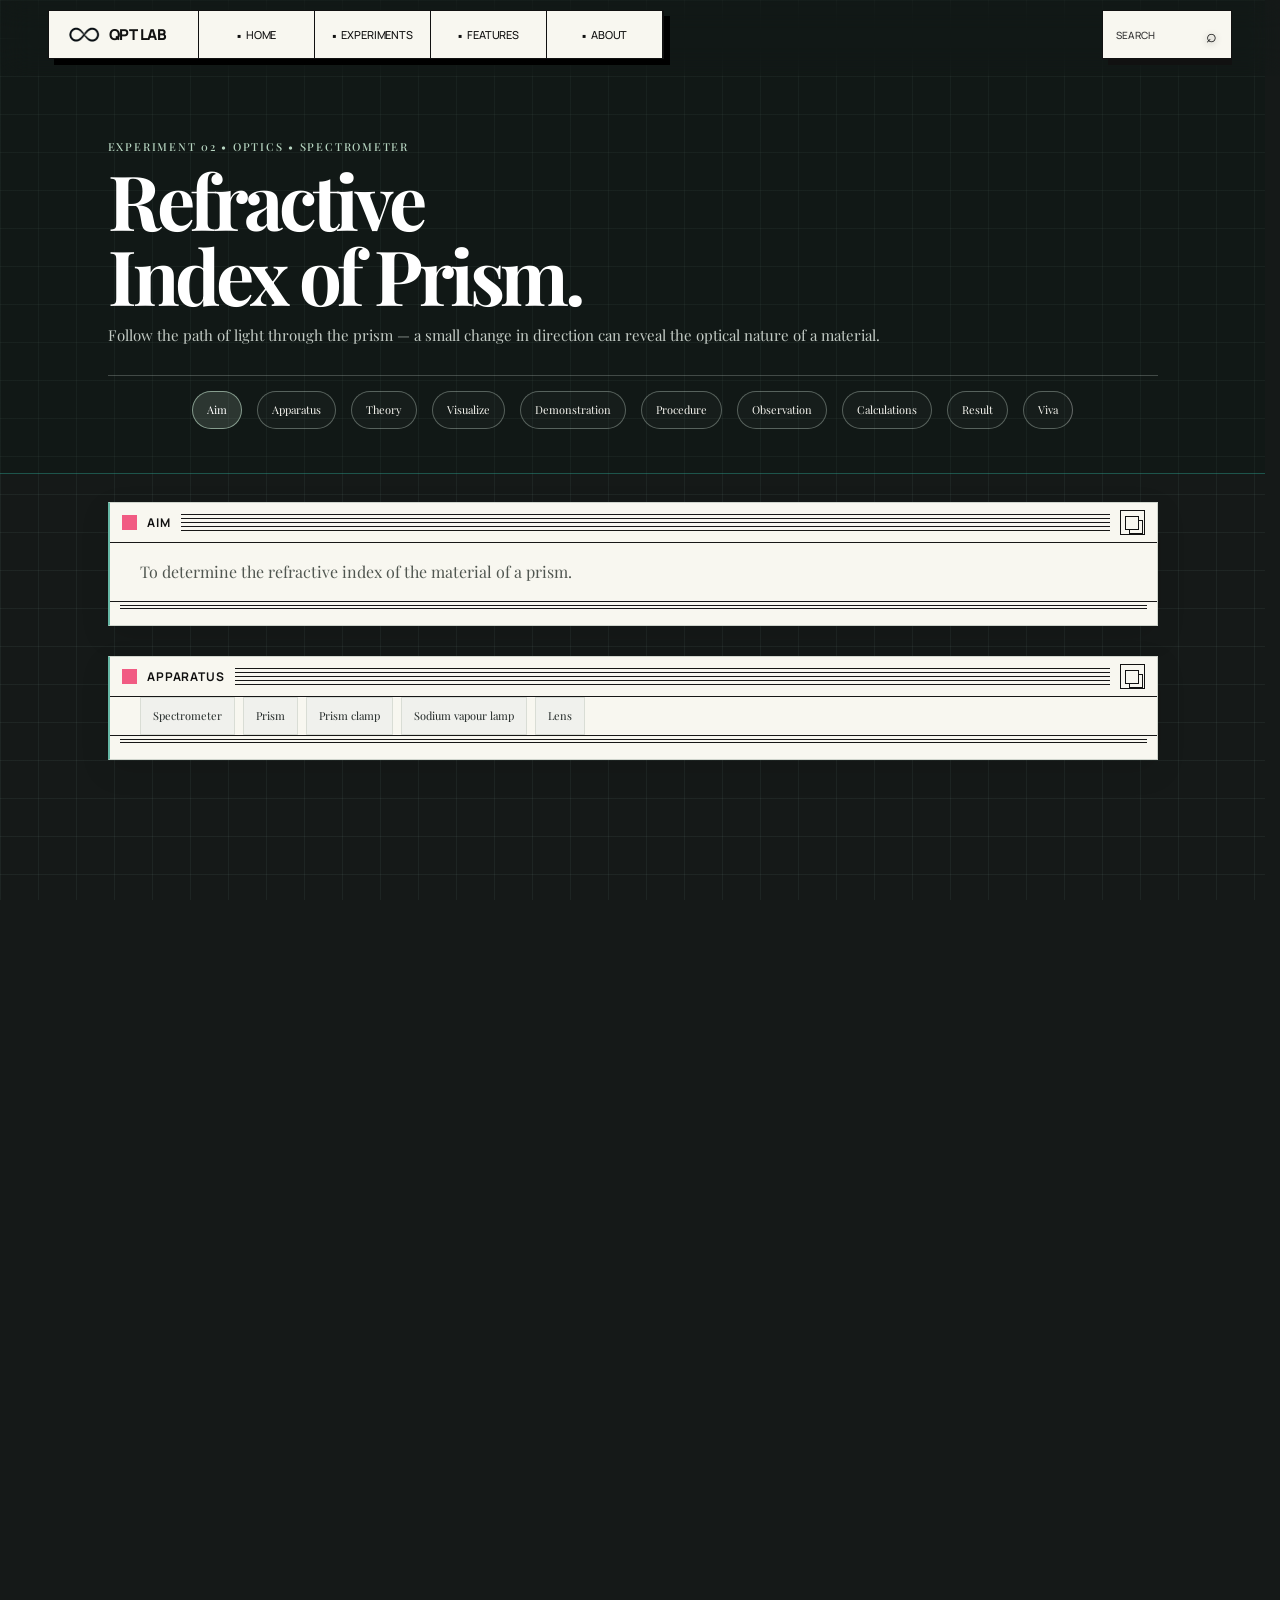
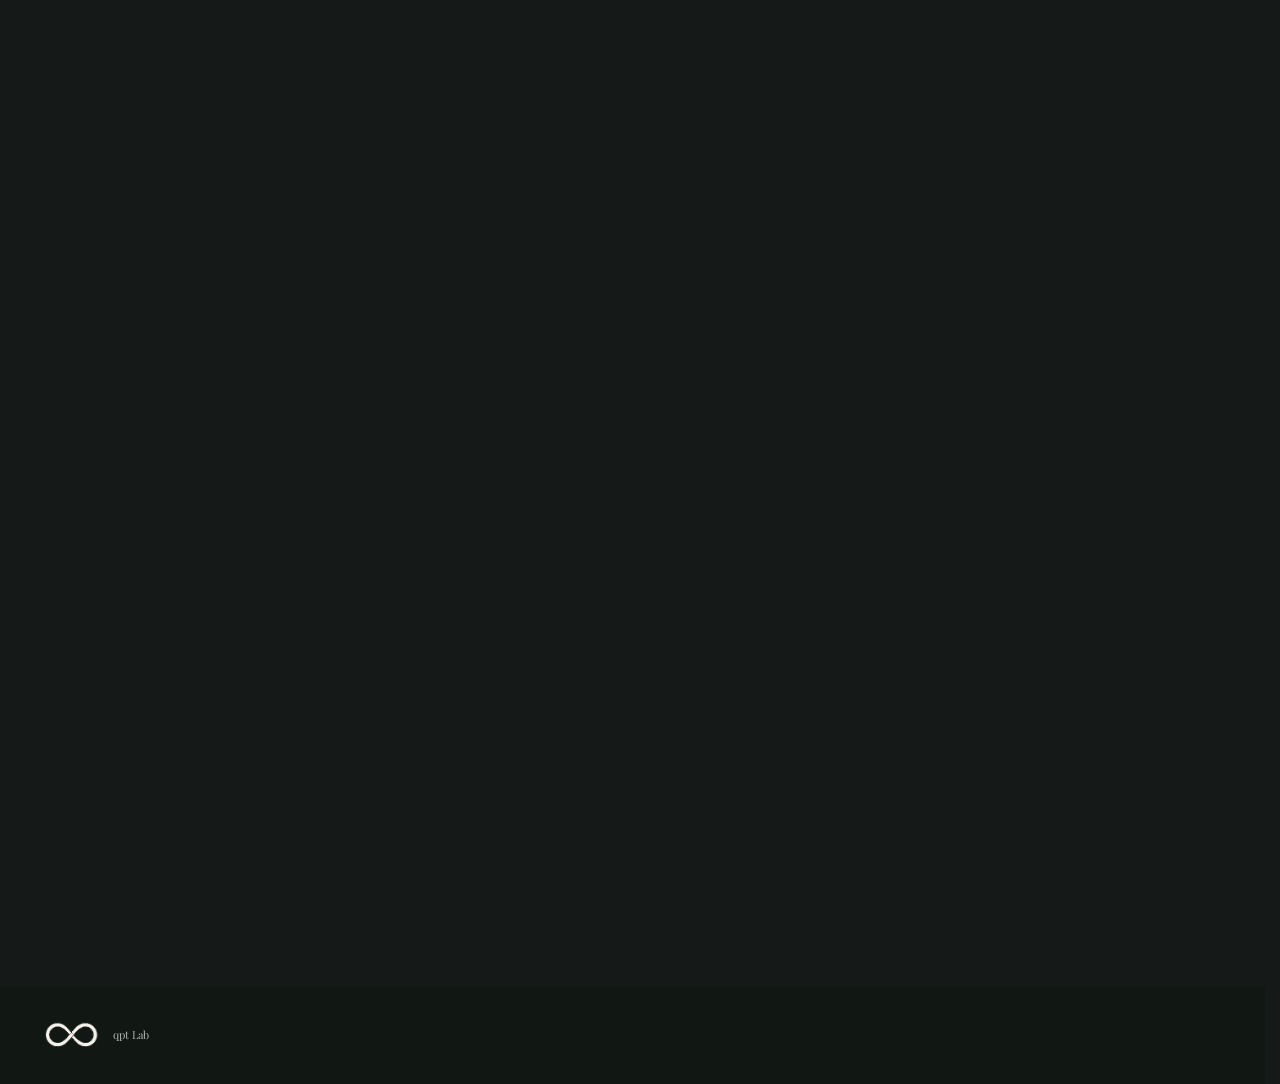
<file: experiment-02.html>
<!DOCTYPE html>
<html lang="en">
<head>
<script>(function(){try{var q=new URLSearchParams(location.search).get("theme");var t=(q==="dark"||q==="light")?q:localStorage.getItem("qptlab-theme")||"light";if(t!=="dark"&&t!=="light")t="light";document.documentElement.setAttribute("data-theme",t);}catch(e){document.documentElement.setAttribute("data-theme","light"); }})();</script>
<link rel="preconnect" href="https://fonts.googleapis.com">
<link rel="preconnect" href="https://fonts.gstatic.com" crossorigin>
<meta charset="UTF-8">
<meta name="viewport" content="width=device-width, initial-scale=1.0">
<link rel="preconnect" href="https://fonts.googleapis.com">
<link rel="preconnect" href="https://fonts.gstatic.com" crossorigin>
<link rel="preload" as="image" href="infinity-logo.png" fetchpriority="high">
<link rel="stylesheet" href="https://fonts.googleapis.com/css2?family=Playfair+Display:wght@400;500;600;700&display=block">

<link rel="stylesheet" href="https://fonts.googleapis.com/css2?family=Manrope:wght@400;500;600;700;800&display=block">


<title>Experiment 02 | Refractive Index of Prism</title>
<link rel="stylesheet" href="style.css">
<style>
.exp-hero{background:var(--dark);color:#fff;padding:70px 0 55px;overflow:hidden}.exp-hero-grid{display:grid;grid-template-columns:1.05fr .95fr;gap:45px;align-items:center}.exp-hero h1{font-size:clamp(42px,6vw,76px);line-height:.98;letter-spacing:-.055em;max-width:850px;margin:18px 0}.exp-hero p{color:#c3cbc5;max-width:690px}.exp-hero .eyebrow{color:#b7d5c1}.prism-hero{border:1px solid #425048;background:#151d18;padding:18px}.prism-hero svg{display:block;width:100%;height:auto}.exp-layout{display:grid;grid-template-columns:210px 1fr;gap:42px}.side-nav{position:sticky;top:100px;height:max-content}.side-nav a{display:block;padding:9px 0;color:var(--muted);font-size:12px;border-bottom:1px solid var(--line)}.side-nav a:hover{color:var(--accent)}.content-block{margin-bottom:70px}.content-block h2{font-size:32px;letter-spacing:-.04em;margin:0 0 18px}.content-block h3{font-size:18px;margin-top:30px}.prose{color:#505650;max-width:790px}.equation{background:#eef3ed;border-left:3px solid var(--accent);padding:20px 24px;font-size:18px;margin:20px 0;overflow:auto}.apparatus{display:flex;flex-wrap:wrap;gap:8px}.chip{padding:9px 12px;background:#f0f1ed;border:1px solid var(--line);font-size:11px}.steps{counter-reset:step;list-style:none;padding:0;max-width:800px}.steps li{counter-increment:step;display:grid;grid-template-columns:40px 1fr;gap:15px;padding:14px 0;border-bottom:1px solid var(--line);color:#505650}.steps li:before{content:counter(step,lower-roman);font-size:11px;color:var(--accent);padding-top:4px}.visual-box{border:1px solid var(--line);background:#fff;padding:18px;margin-top:20px}.visual-box svg{display:block;width:100%;height:auto}.video-box{padding:18px}.video-frame{position:relative;width:100%;aspect-ratio:16/9;overflow:hidden;background:#111}.video-frame iframe{position:absolute;inset:0;width:100%;height:100%;border:0;display:block}.youtube-embed-frame{background:#000;border-radius:2px;box-shadow:0 8px 24px rgba(0,0,0,.08)}.video-heading-content{text-align:center;padding:6px 18px 18px;max-width:820px;margin:0 auto}.video-heading-content .video-title{font-size:20px;letter-spacing:.04em;margin-bottom:9px}.video-heading-content p{font:12px "Manrope",sans-serif;color:var(--muted);line-height:1.7;margin:0 auto;max-width:720px}@media(max-width:560px){.video-heading-content .video-title{font-size:17px}.video-heading-content{padding-left:4px;padding-right:4px}.video-box{padding:12px}}
.caption{font-size:10px;color:var(--muted);margin:12px 0 0}.lab-panel{background:#fff;border:1px solid var(--line);padding:25px}.form-grid{display:grid;grid-template-columns:repeat(4,1fr);gap:14px}.field label{display:block;font-size:10px;letter-spacing:.08em;color:var(--muted);margin-bottom:7px}.field input{width:100%;padding:11px 12px;border:1px solid #cdd2cb;background:#fbfcfa;font-size:13px;outline:none}.field input:focus{border-color:var(--accent)}.table-wrap{overflow-x:auto;margin-top:25px}.obs-table{width:100%;border-collapse:collapse;min-width:900px}.obs-table th,.obs-table td{border:1px solid #d4d8d1;padding:9px;text-align:center;font-size:11px}.obs-table th{background:#eef1ec;font-size:10px}.obs-table input{width:88px;padding:7px;border:1px solid #d2d7d0;font-size:11px;text-align:center}.result-grid{display:grid;grid-template-columns:repeat(3,1fr);gap:10px;margin-top:18px}.result{background:#edf3ed;border:1px solid #d1dbd1;padding:17px}.result span{display:block;font-size:9px;color:var(--muted);text-transform:uppercase}.result strong{display:block;font-size:20px;margin-top:8px}.button-calc{border:0;cursor:pointer;background:var(--accent);color:white;padding:12px 18px;font-size:12px;font-weight:700;margin-top:18px}.button-reset{border:1px solid var(--line);cursor:pointer;background:#fff;color:var(--ink);padding:11px 17px;font-size:12px;font-weight:700;margin:18px 0 0 7px}.note{margin-top:15px;padding:12px 14px;background:#f7f7f3;color:var(--muted);font-size:11px}.formula-note{font-size:12px;color:var(--muted);margin-top:10px}.viva{border:1px solid var(--line);background:#fff;margin:10px 0}.viva button{width:100%;border:0;background:none;text-align:left;padding:16px;cursor:pointer;font-weight:400}.viva .answer{display:none;padding:0 16px 16px;color:var(--muted);font-size:13px}.viva.open .answer{display:block}.reference{margin-top:18px;padding:16px 18px;background:#f7f8f4;border:1px solid var(--line);font-size:12px;color:var(--muted)}
@media(max-width:900px){.exp-hero-grid{grid-template-columns:1fr}.prism-hero{max-width:620px}.exp-layout{grid-template-columns:1fr}.side-nav{position:static;display:flex;overflow:auto;gap:20px;border-bottom:1px solid var(--line)}.side-nav a{white-space:nowrap;border:0}.form-grid{grid-template-columns:repeat(2,1fr)}}
@media(max-width:560px){.form-grid,.result-grid{grid-template-columns:1fr}.button-reset{margin-left:0}}

/* V20: horizontal quick-access navigation above the experiment hero */
.quick-access-bar{background:#f7f8f4;border-bottom:1px solid var(--line);border-top:1px solid var(--line);position:relative;z-index:5}
.quick-access-inner{display:flex;align-items:center;gap:28px;min-height:54px}
.quick-access-label{font-size:10px;letter-spacing:.16em;color:var(--accent);white-space:nowrap}
.quick-access-links{display:flex;align-items:center;gap:0;flex:1;overflow-x:auto;scrollbar-width:thin}
.quick-access-links a{display:inline-flex;align-items:center;min-height:54px;padding:0 17px;color:var(--muted);font-size:12px;text-decoration:none;border-left:1px solid var(--line);white-space:nowrap;transition:color .15s ease,background .15s ease}
.quick-access-links a:last-child{border-right:1px solid var(--line)}
.quick-access-links a:hover,.quick-access-links a:focus-visible{color:var(--ink);background:#eef3ed;outline:none}
@media(max-width:900px){.quick-access-inner{gap:14px}.quick-access-label{display:none}.quick-access-links a{padding:0 14px}}
</style>
<style id="playfair-global">html,body,body *{font-family:"Playfair Display",Georgia,serif!important}</style>




<style id="quick-access-in-hero">
/* V21: quick access sits inside the dark hero, directly below the experiment title and subtitle. */
.exp-hero .quick-access-bar, .exp4-hero .quick-access-bar{
  background:transparent;
  border:0;
  border-top:1px solid rgba(195,203,197,.32);
  position:relative;
  z-index:4;
  margin-top:32px;
}
.exp-hero .quick-access-inner, .exp4-hero .quick-access-inner{
  display:flex;
  align-items:center;
  gap:24px;
  min-height:50px;
}
.exp-hero .quick-access-label, .exp4-hero .quick-access-label{
  color:#b7d5c1;
  font-size:9px;
  letter-spacing:.18em;
  white-space:nowrap;
}
.exp-hero .quick-access-links, .exp4-hero .quick-access-links{
  display:flex;
  align-items:stretch;
  flex:1;
  overflow-x:auto;
  scrollbar-width:none;
}
.exp-hero .quick-access-links::-webkit-scrollbar, .exp4-hero .quick-access-links::-webkit-scrollbar{display:none}
.exp-hero .quick-access-links a, .exp4-hero .quick-access-links a{
  display:inline-flex;
  align-items:center;
  min-height:50px;
  padding:0 16px;
  color:#c3cbc5;
  font-size:11px;
  text-decoration:none;
  border-left:1px solid rgba(195,203,197,.18);
  white-space:nowrap;
  transition:background .18s ease,color .18s ease;
}
.exp-hero .quick-access-links a:last-child, .exp4-hero .quick-access-links a:last-child{border-right:1px solid rgba(195,203,197,.18)}
.exp-hero .quick-access-links a:hover, .exp-hero .quick-access-links a:focus-visible,
.exp4-hero .quick-access-links a:hover, .exp4-hero .quick-access-links a:focus-visible{
  background:rgba(183,213,193,.10);
  color:#fff;
  outline:none;
}
@media(max-width:900px){
  .exp-hero .quick-access-inner, .exp4-hero .quick-access-inner{gap:12px}
  .exp-hero .quick-access-label, .exp4-hero .quick-access-label{display:none}
  .exp-hero .quick-access-links a, .exp4-hero .quick-access-links a{padding:0 13px}
}
</style>

<style id="quick-access-in-hero-v21">
/* V21: Quick access is part of the dark hero, immediately below the title and subtitle. */
.exp-hero .quick-access-bar,.exp4-hero .quick-access-bar{background:transparent!important;border:0!important;border-top:1px solid rgba(195,203,197,.30)!important;position:relative;z-index:4;margin-top:30px!important;}
.exp-hero .quick-access-inner,.exp4-hero .quick-access-inner{display:flex;align-items:center;gap:24px;min-height:48px;}
.exp-hero .quick-access-label,.exp4-hero .quick-access-label{color:#b7d5c1;font-size:9px;letter-spacing:.18em;white-space:nowrap;}
.exp-hero .quick-access-links,.exp4-hero .quick-access-links{display:flex;align-items:stretch;flex:1;overflow-x:auto;scrollbar-width:none;}
.exp-hero .quick-access-links::-webkit-scrollbar,.exp4-hero .quick-access-links::-webkit-scrollbar{display:none;}
.exp-hero .quick-access-links a,.exp4-hero .quick-access-links a{display:inline-flex;align-items:center;min-height:48px;padding:0 15px;color:#c3cbc5;font-size:11px;text-decoration:none;border-left:1px solid rgba(195,203,197,.17);white-space:nowrap;transition:background .18s ease,color .18s ease;}
.exp-hero .quick-access-links a:last-child,.exp4-hero .quick-access-links a:last-child{border-right:1px solid rgba(195,203,197,.17);}
.exp-hero .quick-access-links a:hover,.exp-hero .quick-access-links a:focus-visible,.exp4-hero .quick-access-links a:hover,.exp4-hero .quick-access-links a:focus-visible{background:rgba(183,213,193,.10);color:#fff;outline:none;}
@media(max-width:900px){.exp-hero .quick-access-inner,.exp4-hero .quick-access-inner{gap:12px}.exp-hero .quick-access-label,.exp4-hero .quick-access-label{display:none}.exp-hero .quick-access-links a,.exp4-hero .quick-access-links a{padding:0 13px;}}
</style>

<style id="quick-access-grid-fix-v21">
.exp-hero-grid .quick-access-bar{grid-column:1 / -1;width:100%;}
</style>

<style id="v22-compact-fullwidth">
/* V22: compact experiment hero and full-width experiment content. */
.exp-hero,.exp4-hero{padding-top:42px!important;padding-bottom:0!important;}
.exp-hero h1,.exp4-hero h1{margin-top:12px!important;margin-bottom:12px!important;}
.exp-hero p,.exp4-hero p{max-width:none!important;margin-bottom:0!important;}
.exp-hero .quick-access-bar,.exp4-hero .quick-access-bar{margin-top:22px!important;}
.exp-hero .quick-access-inner,.exp4-hero .quick-access-inner{min-height:48px!important;}
.exp-layout{display:block!important;width:100%!important;}
.exp-layout>.side-nav{display:none!important;}
.exp-layout>main,.exp-layout>.exp-main,.exp-layout>.content{width:100%!important;max-width:none!important;min-width:0!important;}
.content-block{width:100%!important;max-width:none!important;}
.content-block .prose,.prose,.steps{max-width:none!important;width:100%!important;}
.equation,.visual-box,.lab-panel,.reference{max-width:none!important;width:100%;box-sizing:border-box;}
@media(max-width:900px){.exp-hero,.exp4-hero{padding-top:32px!important;padding-bottom:0!important;}}
</style>

<style id="v22-final-page-width">
/* V22 final: compact hero + broad reading column, matching the approved preview. */
.exp-hero,.exp4-hero{padding-top:38px!important;padding-bottom:0!important;}
.exp-hero h1,.exp4-hero h1{margin:10px 0 10px!important;}
.exp-hero p,.exp4-hero p{max-width:none!important;margin:0!important;}
.exp-hero .quick-access-bar,.exp4-hero .quick-access-bar{margin-top:20px!important;}
.exp-hero>.container,.exp4-hero>.container,main.section.container{width:calc(100% - 80px)!important;max-width:1440px!important;}
main.section.container .content-block,main.section.container .prose,main.section.container .steps{width:100%!important;max-width:none!important;}
main.section.container .equation,main.section.container .visual-box,main.section.container .lab-panel,main.section.container .reference{width:100%!important;max-width:none!important;}
@media(max-width:900px){.exp-hero>.container,.exp4-hero>.container,main.section.container{width:calc(100% - 40px)!important}.exp-hero,.exp4-hero{padding-top:30px!important;}}
</style>

<style id="v28-quick-access-light-active">
/* V28: quiet cream navigation with the same light-green selection used in the lab schedule. */
.experiment-page > .quick-access-bar {
  background: var(--bg) !important;
  border-top: 1px solid var(--line) !important;
  border-bottom: 1px solid var(--line) !important;
}
.experiment-page > .quick-access-bar .quick-access-label {
  color: var(--muted) !important;
  border-right: 1px solid var(--line) !important;
}
.experiment-page > .quick-access-bar .quick-access-links a {
  color: var(--ink) !important;
  background: var(--bg) !important;
  border-left: 1px solid var(--line) !important;
  transition: background .18s ease, color .18s ease, border-color .18s ease !important;
}
.experiment-page > .quick-access-bar .quick-access-links a:hover,
.experiment-page > .quick-access-bar .quick-access-links a:focus-visible {
  background: var(--accent-2) !important;
  color: var(--ink) !important;
  outline: none !important;
}
.experiment-page > .quick-access-bar .quick-access-links a.active {
  background: var(--accent-2) !important;
  color: var(--accent-ink, #142319) !important;
  border-color: #b9ccbF !important;
  box-shadow: inset 0 0 0 1px #b9ccbF !important;
}
.experiment-page > .quick-access-bar .quick-access-links a.active + a {
  border-left-color: #b9ccbF !important;
}
</style>

<style id="v28-unified-experiment-spacing">
/* V28: unified vertical rhythm across all individual experiment pages. */
.experiment-page > main.section.container {
  padding-top: 64px !important;
  padding-bottom: 64px !important;
}
.experiment-page > main.section.container .content-block {
  margin-bottom: 56px !important;
}
.experiment-page > main.section.container .content-block:last-child {
  margin-bottom: 0 !important;
}
@media (max-width: 900px) {
  .experiment-page > main.section.container {
    padding-top: 48px !important;
    padding-bottom: 48px !important;
  }
  .experiment-page > main.section.container .content-block {
    margin-bottom: 44px !important;
  }
}
</style>


<style id="quick-access-centered-final">
/* Final: center the experiment quick-access pills beneath the inspiration line. */
.exp-hero .quick-access-bar,
.exp4-hero .quick-access-bar {
  width: 100% !important;
  margin-top: 22px !important;
  padding: 0 !important;
  border: 0 !important;
  background: transparent !important;
}
.exp-hero .quick-access-inner,
.exp4-hero .quick-access-inner {
  display: flex !important;
  align-items: center !important;
  justify-content: center !important;
  gap: 0 !important;
  min-height: 0 !important;
  width: 100% !important;
}
.exp-hero .quick-access-label,
.exp4-hero .quick-access-label {
  display: none !important;
}
.exp-hero .quick-access-links,
.exp4-hero .quick-access-links {
  display: flex !important;
  align-items: center !important;
  justify-content: center !important;
  flex: 0 0 auto !important;
  width: auto !important;
  max-width: 100% !important;
  overflow-x: auto !important;
  scrollbar-width: none !important;
}
.exp-hero .quick-access-links::-webkit-scrollbar,
.exp4-hero .quick-access-links::-webkit-scrollbar { display: none !important; }
.exp-hero .quick-access-links a,
.exp4-hero .quick-access-links a {
  flex: 0 0 auto !important;
  min-width: 0 !important;
  min-height: 38px !important;
  height: 38px !important;
  padding: 0 15px !important;
  margin: 0 3px !important;
  display: inline-flex !important;
  align-items: center !important;
  justify-content: center !important;
  border: 1px solid rgba(195,203,197,.45) !important;
  border-radius: 999px !important;
  background: transparent !important;
  color: #c3cbc5 !important;
  white-space: nowrap !important;
}
.exp-hero .quick-access-links a:hover,
.exp-hero .quick-access-links a:focus-visible,
.exp4-hero .quick-access-links a:hover,
.exp4-hero .quick-access-links a:focus-visible {
  background: rgba(183,213,193,.10) !important;
  color: #fff !important;
}
@media (max-width: 900px) {
  .exp-hero .quick-access-links,
  .exp4-hero .quick-access-links {
    justify-content: flex-start !important;
    width: 100% !important;
  }
  .exp-hero .quick-access-links a,
  .exp4-hero .quick-access-links a {
    padding: 0 13px !important;
  }
}
</style>


<style id="quick-access-centered-v38">
/* V38: center the experiment quick-access pills as one compact group. */
.exp-hero .quick-access-bar,
.exp4-hero .quick-access-bar{
  width:100%;
}
.exp-hero .quick-access-inner,
.exp4-hero .quick-access-inner{
  justify-content:center;
  gap:0;
}
.exp-hero .quick-access-label,
.exp4-hero .quick-access-label{
  display:none !important;
}
.exp-hero .quick-access-links,
.exp4-hero .quick-access-links{
  flex:0 1 auto !important;
  width:max-content;
  max-width:100%;
  margin:0 auto;
  justify-content:center;
}
@media(max-width:900px){
  .exp-hero .quick-access-links,
  .exp4-hero .quick-access-links{
    width:100%;
    max-width:100%;
    margin:0;
    justify-content:flex-start;
  }
}
</style>
<style id="v40-quick-access-true-centered">
/* V40: force the quick-access group to use the full hero width on every experiment page. */
.exp-hero .exp-hero-grid > *,
.exp4-hero .exp-hero-grid > * {
  grid-column: 1 / -1 !important;
  width: 100% !important;
  max-width: none !important;
}
.exp-hero .quick-access-bar,
.exp4-hero .quick-access-bar {
  width: 100% !important;
  margin-left: 0 !important;
  margin-right: 0 !important;
}
.exp-hero .quick-access-inner,
.exp4-hero .quick-access-inner {
  width: 100% !important;
  display: flex !important;
  justify-content: center !important;
  align-items: center !important;
}
.exp-hero .quick-access-links,
.exp4-hero .quick-access-links {
  flex: 0 0 auto !important;
  width: max-content !important;
  max-width: calc(100% - 8px) !important;
  margin: 0 auto !important;
  display: flex !important;
  justify-content: center !important;
  align-items: center !important;
}
@media (max-width: 900px) {
  .exp-hero .quick-access-links,
  .exp4-hero .quick-access-links {
    width: 100% !important;
    max-width: 100% !important;
    justify-content: flex-start !important;
    overflow-x: auto !important;
  }
}
</style>

<style id="static-header-navigation-v59">
/* V59: static header/navigation. No opening sweep, reveal, fade, transform, or transition. */
.site-header, .site-header *,
.home-site-header, .home-site-header *,
.exp-hero, .exp4-hero, .exp-hero *, .exp4-hero *,
.quick-access-bar, .quick-access-bar * {
  animation: none !important;
  transition: none !important;
  transform: none !important;
  clip-path: none !important;
  mask: none !important;
  -webkit-mask: none !important;
  will-change: auto !important;
}
.exp-hero, .exp4-hero {
  background: #111713 !important;
  opacity: 1 !important;
  visibility: visible !important;
}
html[data-theme="dark"] .exp-hero,
html[data-theme="dark"] .exp4-hero { background: #0b0e0c !important; }
</style>
<script id="qpt-static-navigation-init">
/* QPT static navigation: prevent browser history from restoring an old scroll position during page navigation. */
try { if ("scrollRestoration" in history) history.scrollRestoration = "manual"; } catch (e) {}
</script>
<style id="qpt-v63-paint-stability">
/* V63: eliminate first-paint layout/compositing changes. */
html{scroll-behavior:auto!important;scrollbar-gutter:stable!important;overflow-anchor:none!important;}
body{overflow-anchor:none!important;font-synthesis:none;}
.site-header,.home-site-header,.nav,.hero,.hero::before,.hero::after,.hero-grid,.exp-hero,.exp4-hero,.quick-access-bar{contain:layout paint!important;}
.site-header,.home-site-header,.nav,.theme-toggle{backface-visibility:hidden!important;}
.theme-toggle{width:74px!important;min-width:74px!important;flex:0 0 74px!important;box-sizing:border-box!important;}
</style><style id="qpt-v123-nav-transplant">

/* ================================================================
   QPT NAV — transplanted from Tavus V123
   Navigation only: keep the base QPT Lab page design unchanged.
   ================================================================ */
.tavus-floating-header{
  position:fixed!important;top:0!important;left:0!important;right:0!important;width:100%!important;
  height:70px!important;padding:10px 0 11px!important;margin:0!important;background:transparent!important;
  border:0!important;z-index:2147483000!important;pointer-events:none!important;
}
.tavus-floating-header.qpt-nav-scrolled{top:0!important;}
.tavus-exact-nav{
  position:relative!important;width:calc(100% - 96px)!important;max-width:none!important;
  height:49px!important;min-height:49px!important;margin:0 auto!important;padding:0!important;
  display:block!important;background:transparent!important;border:0!important;box-shadow:none!important;
  overflow:visible!important;isolation:auto!important;
}
.tavus-nav-left{
  position:absolute!important;left:0!important;top:0!important;height:49px!important;width:auto!important;
  max-width:none!important;min-width:0!important;margin:0!important;padding:0!important;display:flex!important;
  align-items:stretch!important;background:#f8f7f0!important;border:1px solid #111!important;
  box-shadow:6px 6px 0 #000!important;z-index:20!important;overflow:visible!important;
}
.tavus-brand{
  flex:0 0 150px!important;width:150px!important;min-width:150px!important;height:47px!important;
  padding:0 20px!important;border:0!important;border-right:1px solid #111!important;
  box-shadow:none!important;background:#f8f7f0!important;display:flex!important;align-items:center!important;gap:9px!important;
}
.tavus-brand .brand-mark,.tavus-brand .brand-mark img{width:31px!important;height:31px!important;object-fit:contain!important;}
.tavus-brand .brand-name{font:800 15px/1 "Manrope",Arial,sans-serif!important;letter-spacing:-.035em!important;color:#111!important;}
.tavus-links{
  display:flex!important;align-items:stretch!important;height:47px!important;background:#f8f7f0!important;
}
.tavus-links>a{
  height:47px!important;min-width:116px!important;padding:0 15px!important;display:flex!important;
  align-items:center!important;justify-content:center!important;gap:5px!important;border:0!important;
  border-right:1px solid #111!important;box-shadow:none!important;border-radius:0!important;
  background:#f8f7f0!important;color:#111!important;font:500 11px/1 "Manrope",Arial,sans-serif!important;
  letter-spacing:-.01em!important;white-space:nowrap!important;
}
.tavus-links>a:hover{background:#efeee7!important;color:#111!important;transform:none!important;}
.tavus-links>a>span:first-child{font-size:12px!important;margin:0!important;}
.tavus-experiments-parent{position:relative!important;z-index:100!important;}
.tavus-nav-right{
  position:absolute!important;right:0!important;top:0!important;height:49px!important;width:130px!important;
  min-width:130px!important;margin:0!important;padding:0!important;display:block!important;
  background:#f8f7f0!important;border:1px solid #111!important;box-shadow:6px 6px 0 #111!important;
  z-index:20!important;overflow:visible!important;
}
.tavus-search{
  width:128px!important;min-width:128px!important;height:47px!important;border:0!important;
  box-shadow:none!important;background:#f8f7f0!important;border-radius:0!important;
}
.tavus-search input{
  width:92px!important;height:100%!important;padding:0 4px 0 13px!important;color:#111!important;
  background:transparent!important;border:0!important;outline:0!important;font:500 10px/1 "Manrope",Arial,sans-serif!important;
  letter-spacing:.02em!important;
}
.tavus-search input::placeholder{color:#333!important;opacity:1!important;}
.tavus-search button{width:32px!important;height:100%!important;padding:0!important;border:0!important;border-radius:0!important;background:transparent!important;color:#111!important;font-size:18px!important;cursor:pointer!important;}
.tavus-exact-nav::before{display:none!important;content:none!important;}
.tavus-mega{
  position:fixed!important;z-index:2147483647!important;display:block!important;opacity:0!important;visibility:hidden!important;
  pointer-events:none!important;transform:translateY(-2px)!important;background:#f8f7f0!important;color:#111!important;
  border:1px solid #111!important;box-shadow:6px 6px 0 #111!important;overflow:hidden!important;
}
.tavus-mega.qpt-mega-open{opacity:1!important;visibility:visible!important;pointer-events:auto!important;transform:translateY(0)!important;}
.tavus-mega-title{position:relative!important;z-index:1!important;display:block!important;padding:15px 18px 12px!important;background:#f8f7f0!important;color:#111!important;font:700 10px/1 "Manrope",Arial,sans-serif!important;letter-spacing:.12em!important;border-bottom:1px solid #111!important;}
.tavus-mega-grid{position:relative!important;z-index:1!important;display:grid!important;grid-template-columns:repeat(2,minmax(0,1fr))!important;}
.tavus-mega-grid>a{min-height:61px!important;padding:12px 15px!important;display:grid!important;grid-template-columns:32px 1fr!important;align-items:center!important;gap:10px!important;color:#111!important;border:0!important;border-right:1px solid #111!important;border-bottom:1px solid #111!important;border-radius:0!important;background:#f8f7f0!important;font:600 13px/1.25 "Manrope",Arial,sans-serif!important;}
.tavus-mega-grid>a:nth-child(even){border-right:0!important;}
.tavus-mega-grid>a:hover{background:#f06b9a!important;color:#111!important;}
.tavus-mega-grid b{font:800 13px/1 "Manrope",Arial,sans-serif!important;}
.tavus-mega-grid span{font:600 13px/1.25 "Manrope",Arial,sans-serif!important;}
/* Override legacy navigation rules without touching the rest of the site. */
.tavus-floating-header .menu-toggle{display:none!important;}
.tavus-floating-header .nav-links{gap:0!important;}
@media(max-width:1000px){
  .tavus-exact-nav{width:calc(100% - 48px)!important;}
  .tavus-brand{flex-basis:140px!important;width:140px!important;min-width:140px!important;padding:0 14px!important;}
  .tavus-links>a{min-width:105px!important;padding:0 10px!important;font-size:10px!important;}
}
@media(max-width:760px){
  .tavus-floating-header{height:58px!important;padding:7px 0 9px!important;}
  .tavus-exact-nav{width:calc(100% - 24px)!important;height:52px!important;min-height:52px!important;}
  .tavus-nav-left{height:52px!important;max-width:calc(100% - 104px)!important;overflow:hidden!important;}
  .tavus-brand{flex-basis:112px!important;width:112px!important;min-width:112px!important;height:50px!important;padding:0 10px!important;}
  .tavus-brand .brand-name{font-size:12px!important;}
  .tavus-links>a{min-width:auto!important;padding:0 8px!important;height:50px!important;font-size:8px!important;}
  .tavus-nav-right{height:52px!important;width:100px!important;min-width:100px!important;}
  .tavus-search{width:98px!important;height:50px!important;}
  .tavus-search input{display:none!important;}
  .tavus-mega{left:12px!important;top:59px!important;width:calc(100vw - 24px)!important;max-width:none!important;}
}
/* Fixed navigation must not cover the first hero content. */
.home-site-header.tavus-floating-header + main .hero{padding-top:70px!important;}
body.experiment-page .tavus-floating-header + .exp-hero{padding-top:140px!important;}
body.experiment-page .tavus-floating-header + .exp4-hero{padding-top:140px!important;}

</style>

<style id="qpt-v135-nav-interaction-fix">
/* V135 interaction fix: the floating Tavus navigation is visually transparent at the
   header layer, but its actual controls must remain clickable. */
.tavus-floating-header,
.tavus-exact-nav,
.tavus-exact-nav * { pointer-events:auto !important; }
.tavus-mega { pointer-events:none !important; }
.tavus-mega.qpt-mega-open { pointer-events:auto !important; }
</style>

<style id="qpt-v183-section-frame-rails">
/* Section frame rails inspired by the reference's labelled monitor border. */
.qpt-frame-section{position:relative!important;box-sizing:border-box!important;border:1px solid #111!important;overflow:visible!important;padding-top:0!important;padding-bottom:0!important;}
.qpt-frame-top{height:35px;display:flex;align-items:center;gap:9px;padding:0 9px;background:#f8f7f0;border-bottom:1px solid #111;box-sizing:border-box;color:#111;font:600 10px/1 "Manrope",Arial,sans-serif;letter-spacing:.1em;text-transform:uppercase;}
.qpt-frame-dot{display:inline-block;flex:0 0 12px;width:12px;height:12px;background:#f15b83;}
.qpt-frame-label{white-space:nowrap;max-width:45%;overflow:hidden;text-overflow:ellipsis;font-size:12px!important;font-weight:700!important;letter-spacing:.08em!important;}
.qpt-frame-lines{height:17px;flex:1;min-width:12px;background:repeating-linear-gradient(to bottom,#171717 0,#171717 1px,transparent 1px,transparent 4px);}
.qpt-frame-square{width:25px;height:25px;flex:0 0 25px;border:1px solid #111;display:flex;align-items:center;justify-content:center;box-sizing:border-box;background:#f8f7f0;}
.qpt-frame-square:before{content:"";width:10px;height:10px;border:1px solid #111;box-shadow:3px 3px 0 -1px #f8f7f0,3px 3px 0 0 #111;}
.qpt-frame-bottom{height:12px;display:flex;align-items:center;padding:0 9px;border-top:1px solid #111;background:#f8f7f0;box-sizing:border-box;}
.qpt-frame-bottom:before{content:"";display:block;width:100%;height:5px;background:repeating-linear-gradient(to bottom,#171717 0,#171717 1px,transparent 1px,transparent 3px);}
/* Keep content panels and their original internal spacing. */
.qpt-frame-section > :not(.qpt-frame-top):not(.qpt-frame-bottom){margin-left:0; margin-right:0;}
.qpt-frame-section > .section-heading:first-of-type{padding-top:24px;}
.qpt-frame-section.content-block{margin-bottom:56px!important;}
#today-lab.qpt-frame-section,#experiments.qpt-frame-section,#features.qpt-frame-section,#about.qpt-frame-section{padding-left:0!important;padding-right:0!important;}
@media(max-width:700px){.qpt-frame-top{height:32px;gap:7px;padding:0 7px}.qpt-frame-label{font-size:11px!important;font-weight:700!important;max-width:55%}.qpt-frame-square{width:22px;height:22px;flex-basis:22px}.qpt-frame-section.content-block{margin-bottom:38px!important}}
</style>
<script id="qpt-v183-section-frame-script">
(function(){
 function addFrames(){
  var isExperiment=document.body.classList.contains('experiment-page');
  var targets=isExperiment?Array.from(document.querySelectorAll('main.section.container > section.content-block')):Array.from(document.querySelectorAll('main > section#today-lab, main > section#experiments, main > section#features, main > section#about'));
  targets.forEach(function(section){
   if(section.classList.contains('qpt-frame-section')) return;
   var heading=section.querySelector('h2');
   if(!heading) return;
   var label=(heading.textContent||'').replace(/\s+/g,' ').trim();
   if(!label) label=section.id.replace(/-/g,' ');
   section.classList.add('qpt-frame-section');
   var top=document.createElement('div');top.className='qpt-frame-top';top.setAttribute('aria-hidden','true');
   var dot=document.createElement('span');dot.className='qpt-frame-dot';
   var text=document.createElement('span');text.className='qpt-frame-label';text.textContent=label;
   var lines=document.createElement('span');lines.className='qpt-frame-lines';
   var square=document.createElement('span');square.className='qpt-frame-square';
   top.append(dot,text,lines,square);
   var bottom=document.createElement('div');bottom.className='qpt-frame-bottom';bottom.setAttribute('aria-hidden','true');
   section.insertBefore(top,section.firstChild);section.appendChild(bottom);
  });
 }
 if(document.readyState==='loading')document.addEventListener('DOMContentLoaded',addFrames);else addFrames();
})();
</script>


<style id="qpt-v184-hide-duplicate-section-headings">
/* The frame rail already carries the section title; hide the repeated large title inside each panel. */
.qpt-frame-section > h2 { display: none !important; }
.qpt-frame-section .section-heading h2 { display: none !important; }
/* Keep eyebrow labels, descriptive text, and any nested subheadings untouched. */
</style>


<style id="qpt-v193-experiment-section-reference-style">
/* Bring experiment sections closer to the framed, editorial card treatment in the reference. */
body.experiment-page > main.section.container > section.content-block.qpt-frame-section {
  background: #f8f7f0 !important;
  border: 1px solid #d4d8cf !important;
  border-left: 3px solid #6ea99a !important;
  box-sizing: border-box !important;
  padding: 0 0 26px !important;
  margin: 0 0 54px !important;
  overflow: visible !important;
}
body.experiment-page .qpt-frame-section > .qpt-frame-top {
  height: 40px !important;
  margin: 0 !important;
  padding: 0 12px !important;
  gap: 10px !important;
  background: #f8f7f0 !important;
  border-bottom: 1px solid #171717 !important;
}
body.experiment-page .qpt-frame-section > .qpt-frame-top .qpt-frame-label {
  max-width: 52% !important;
  font-family: "Manrope", Arial, sans-serif !important;
  font-size: 12px !important;
  font-weight: 700 !important;
  letter-spacing: .07em !important;
}
body.experiment-page .qpt-frame-section > .qpt-frame-top .qpt-frame-lines {
  height: 17px !important;
  background: repeating-linear-gradient(to bottom,#171717 0,#171717 1px,transparent 1px,transparent 4px) !important;
}
body.experiment-page .qpt-frame-section > .qpt-frame-top .qpt-frame-square {
  width: 25px !important;
  height: 25px !important;
  flex-basis: 25px !important;
}
body.experiment-page .qpt-frame-section > .qpt-frame-bottom {
  margin: 0 !important;
  height: 12px !important;
  padding: 0 10px !important;
  border-top: 1px solid #171717 !important;
}
body.experiment-page .qpt-frame-section > :not(.qpt-frame-top):not(.qpt-frame-bottom) {
  margin-left: 28px !important;
  margin-right: 28px !important;
}
body.experiment-page .qpt-frame-section > .eyebrow {
  padding-top: 19px !important;
  margin-bottom: 14px !important;
}
body.experiment-page .qpt-frame-section > .qpt-frame-top + .section-heading {
  padding-top: 18px !important;
}
body.experiment-page .qpt-frame-section > .qpt-frame-top + .eyebrow + h2 {
  display: none !important;
}
body.experiment-page .qpt-frame-section > .qpt-frame-top + .eyebrow {
  padding-top: 19px !important;
}
body.experiment-page .qpt-frame-section > .qpt-frame-top + .eyebrow + p,
body.experiment-page .qpt-frame-section > .qpt-frame-top + .eyebrow + div,
body.experiment-page .qpt-frame-section > .qpt-frame-top + .eyebrow + ol,
body.experiment-page .qpt-frame-section > .qpt-frame-top + .eyebrow + ul {
  margin-top: 0 !important;
}
@media (max-width: 700px) {
  body.experiment-page > main.section.container > section.content-block.qpt-frame-section {
    padding-bottom: 20px !important;
    margin-bottom: 34px !important;
  }
  body.experiment-page .qpt-frame-section > .qpt-frame-top {
    height: 36px !important;
    padding: 0 7px !important;
    gap: 7px !important;
  }
  body.experiment-page .qpt-frame-section > .qpt-frame-top .qpt-frame-label {
    font-size: 10px !important;
    max-width: 58% !important;
  }
  body.experiment-page .qpt-frame-section > :not(.qpt-frame-top):not(.qpt-frame-bottom) {
    margin-left: 14px !important;
    margin-right: 14px !important;
  }
  body.experiment-page .qpt-frame-section > .eyebrow {
    padding-top: 15px !important;
  }
}
</style>


<style id="qpt-v194-experiment-section-frames">
/* Actual section frame markup for experiment pages, matching the homepage feature panel reference. */
body.experiment-page main.section.container .content-block.qpt-frame-section {
  display:block!important; box-sizing:border-box!important; background:#f8f7f0!important;
  border:1px solid #cfd4cc!important; border-left:2px solid #66b7a5!important;
  margin:0 0 30px!important; padding:0 0 12px!important; overflow:visible!important;
}
.qpt-frame-top {height:42px;display:flex;align-items:center;gap:10px;padding:0 12px;margin:0 12px;background:transparent;border-bottom:1px solid #171717;box-sizing:border-box;color:#111;}
.qpt-frame-dot {display:block;flex:0 0 15px;width:15px;height:15px;background:#f15b83;}
.qpt-frame-label {white-space:nowrap;max-width:45%;overflow:hidden;text-overflow:ellipsis;font-family:"Playfair Display",Georgia,serif;font-size:15px!important;font-weight:700!important;letter-spacing:.055em!important;color:#111;}
.qpt-frame-lines {height:18px;flex:1;min-width:12px;background:repeating-linear-gradient(to bottom,#171717 0,#171717 1px,transparent 1px,transparent 4px);}
.qpt-frame-square {width:30px;height:30px;flex:0 0 30px;border:1px solid #111;display:flex;align-items:center;justify-content:center;box-sizing:border-box;background:#f8f7f0;}
.qpt-frame-square:before {content:"";width:12px;height:12px;border:1px solid #111;box-shadow:4px 4px 0 -1px #f8f7f0,4px 4px 0 0 #111;}
.qpt-frame-bottom {height:12px;display:flex;align-items:center;margin:0 12px;padding:0 10px;border-top:1px solid #171717;box-sizing:border-box;background:transparent;}
.qpt-frame-bottom:before {content:"";display:block;width:100%;height:5px;background:repeating-linear-gradient(to bottom,#171717 0,#171717 1px,transparent 1px,transparent 3px);}
body.experiment-page main.section.container .content-block.qpt-frame-section > .eyebrow {display:none!important;}
body.experiment-page main.section.container .content-block.qpt-frame-section > h2 {margin-top:24px!important;padding-left:30px!important;padding-right:30px!important;}
body.experiment-page main.section.container .content-block.qpt-frame-section > p,
body.experiment-page main.section.container .content-block.qpt-frame-section > .prose,
body.experiment-page main.section.container .content-block.qpt-frame-section > .apparatus,
body.experiment-page main.section.container .content-block.qpt-frame-section > .equation,
body.experiment-page main.section.container .content-block.qpt-frame-section > .visual-card,
body.experiment-page main.section.container .content-block.qpt-frame-section > .procedure-list,
body.experiment-page main.section.container .content-block.qpt-frame-section > .table-wrap,
body.experiment-page main.section.container .content-block.qpt-frame-section > table,
body.experiment-page main.section.container .content-block.qpt-frame-section > .calculator,
body.experiment-page main.section.container .content-block.qpt-frame-section > .graph-wrap,
body.experiment-page main.section.container .content-block.qpt-frame-section > .result-card,
body.experiment-page main.section.container .content-block.qpt-frame-section > .viva-list {margin-left:30px!important;margin-right:30px!important;}
body.experiment-page main.section.container .content-block.qpt-frame-section > *:last-child:not(.qpt-frame-bottom) {margin-bottom:18px;}
@media(max-width:700px){
 body.experiment-page main.section.container .content-block.qpt-frame-section{margin-bottom:20px!important;}
 .qpt-frame-top{height:38px;margin:0 7px;padding:0 6px;gap:7px;}
 .qpt-frame-label{font-size:12px!important;max-width:52%;}
 .qpt-frame-square{width:24px;height:24px;flex-basis:24px;}
 body.experiment-page main.section.container .content-block.qpt-frame-section > h2{padding-left:18px!important;padding-right:18px!important;}
 body.experiment-page main.section.container .content-block.qpt-frame-section > p,
 body.experiment-page main.section.container .content-block.qpt-frame-section > .prose,
 body.experiment-page main.section.container .content-block.qpt-frame-section > .apparatus,
 body.experiment-page main.section.container .content-block.qpt-frame-section > .equation,
 body.experiment-page main.section.container .content-block.qpt-frame-section > *:not(.qpt-frame-top):not(.qpt-frame-bottom):not(.eyebrow):not(h2){margin-left:18px!important;margin-right:18px!important;}
}
</style>


<style id="qpt-v195-section-content-containment">
/* Keep every section's contents inside its cream frame. Some legacy blocks use
   width:100% plus horizontal margins, which otherwise pushes them past the border. */
body.experiment-page main.section.container .content-block.qpt-frame-section,
body.experiment-page main.section.container .content-block.qpt-frame-section * {
  box-sizing: border-box !important;
}
body.experiment-page main.section.container .content-block.qpt-frame-section {
  min-width: 0 !important;
  max-width: 100% !important;
}
body.experiment-page main.section.container .content-block.qpt-frame-section > :not(.qpt-frame-top):not(.qpt-frame-bottom):not(.eyebrow):not(h2) {
  width: auto !important;
  max-width: calc(100% - 60px) !important;
  min-width: 0 !important;
}
body.experiment-page main.section.container .content-block.qpt-frame-section .equation,
body.experiment-page main.section.container .content-block.qpt-frame-section .visual-card,
body.experiment-page main.section.container .content-block.qpt-frame-section .table-wrap,
body.experiment-page main.section.container .content-block.qpt-frame-section .calculator,
body.experiment-page main.section.container .content-block.qpt-frame-section .graph-wrap,
body.experiment-page main.section.container .content-block.qpt-frame-section .result-card,
body.experiment-page main.section.container .content-block.qpt-frame-section table {
  max-width: 100% !important;
  min-width: 0 !important;
}
body.experiment-page main.section.container .content-block.qpt-frame-section .table-wrap,
body.experiment-page main.section.container .content-block.qpt-frame-section .graph-wrap {
  overflow-x: auto !important;
}
@media (max-width:700px) {
  body.experiment-page main.section.container .content-block.qpt-frame-section > :not(.qpt-frame-top):not(.qpt-frame-bottom):not(.eyebrow):not(h2) {
    max-width: calc(100% - 36px) !important;
  }
}
</style>

<style id="qpt-shared-retro-video-layout-v270">
.qpt-video-companion{padding:18px!important;background:var(--surface,#fff)!important;}
.qpt-video-companion .video-heading-content{max-width:none;text-align:left;padding:2px 0 16px;margin:0;}
.qpt-video-companion .video-heading-content p{max-width:none;margin:0;font-size:12px;}
.qpt-video-notes-layout{display:grid;grid-template-columns:minmax(0,3fr) minmax(290px,2fr);gap:14px;align-items:stretch;}
.qpt-video-column{min-width:0;display:flex;flex-direction:column;}
.qpt-video-column .video-frame{aspect-ratio:16/9;flex:none;margin:0;}
.qpt-video-column iframe{display:block;width:100%;height:100%;}
.qpt-video-foot{display:flex;justify-content:space-between;gap:12px;padding:10px 2px 0;color:var(--muted);font:9px "Manrope",sans-serif;letter-spacing:.12em;}
.qpt-retro-panel{min-width:0;min-height:0;box-sizing:border-box;background:#000!important;border:1px solid #777;display:flex;align-items:center;justify-content:center;overflow:hidden;padding:0;}
.qpt-retro-panel .qpt-retro-computer{width:100%;height:100%;min-height:0;box-sizing:border-box;display:flex;align-items:center;justify-content:center;background:#000;padding:0;}
.qpt-retro-panel svg{display:block;width:180px;height:150px;max-width:100%;flex:0 0 180px;}
@media(max-width:760px){.qpt-video-notes-layout{grid-template-columns:minmax(0,1fr);}.qpt-retro-panel{min-height:260px;height:300px;}.qpt-video-column .video-frame{aspect-ratio:16/9;}}
</style>
</head>
<body class="experiment-page">
<header class="site-header tavus-floating-header">
<nav class="nav tavus-exact-nav" aria-label="Primary navigation">
  <div class="tavus-nav-left">
    <a aria-label="QPT Lab home" class="tavus-brand" href="index.html">
      <span class="brand-mark" aria-hidden="true"><img src="infinity-logo.png" alt=""></span>
      <span class="brand-name">QPT LAB</span>
    </a>
    <div class="tavus-links nav-links">
      <a href="index.html#home"><span aria-hidden="true">▪</span> HOME</a>
      <a class="tavus-experiments-parent" href="index.html#experiments" aria-haspopup="true" aria-expanded="false">
        <span aria-hidden="true">▪</span> EXPERIMENTS
      </a>
      <div class="tavus-mega" aria-label="Experiments" role="menu">
        <div class="tavus-mega-title">EXPERIMENTS 01—08</div>
        <div class="tavus-mega-grid">
          <a href="experiment-01.html"><b>01</b><span>Diffraction Grating</span></a>
          <a href="experiment-02.html"><b>02</b><span>Refractive Index of Prism</span></a>
          <a href="experiment-03.html"><b>03</b><span>Photoelectric Effect</span></a>
          <a href="experiment-04.html"><b>04</b><span>Circular Coil</span></a>
          <a href="experiment-05.html"><b>05</b><span>Newton’s Rings</span></a>
          <a href="experiment-06.html"><b>06</b><span>Diffraction of Laser</span></a>
          <a href="experiment-07.html"><b>07</b><span>Energy Bandgap of Semiconductor</span></a>
          <a href="experiment-08.html"><b>08</b><span>P-N Junction Diode</span></a>
        </div>
      </div>
      <a href="index.html#features"><span aria-hidden="true">▪</span> FEATURES</a>
      <a href="index.html#about"><span aria-hidden="true">▪</span> ABOUT</a>
    </div>
  </div>
  <div class="tavus-nav-right">
    <div class="nav-search tavus-search" id="nav-search">
      <label class="sr-only" for="nav-search-input">Search the lab</label>
      <input aria-controls="nav-search-results" aria-expanded="false" aria-label="Search experiments, concepts and apparatus" autocomplete="off" id="nav-search-input" placeholder="SEARCH" spellcheck="false" type="search">
      <button aria-label="Search" id="nav-search-button" title="Search" type="button">⌕</button>
      <div aria-label="Search results" class="nav-search-results" id="nav-search-results" role="listbox"></div>
    </div>
  </div>
</nav>
</header>


<section class="exp-hero"><div class="container exp-hero-grid">
<div class="">
<div class="eyebrow">EXPERIMENT 02 • OPTICS • SPECTROMETER</div>
<h1>Refractive<br>Index of Prism.</h1>
<p class="hero-inspiration">Follow the path of light through the prism — a small change in direction can reveal the optical nature of a material.</p>

<div class="quick-access-bar"><div class="quick-access-inner"><div class="quick-access-label">QUICK ACCESS</div><nav class="quick-access-links" aria-label="Experiment sections"><a href="#aim">Aim</a><a href="#apparatus">Apparatus</a><a href="#theory">Theory</a><a href="#visual">Visualize</a><a href="#demonstration">Demonstration</a><a href="#procedure">Procedure</a><a href="#aim">Observation</a><a href="#calculator">Calculations</a><a href="#result">Result</a><a href="#viva">Viva</a></nav></div></div>
</div>
</div>
</section>




<main class="section container"><div>
<section id="aim" class="content-block"><div class="eyebrow">01 / AIM</div><h2>What are we measuring?</h2><p class="prose">To determine the refractive index of the material of a prism.</p></section>

<section id="apparatus" class="content-block"><div class="eyebrow">02 / APPARATUS</div><h2>Equipment</h2><div class="apparatus"><span class="chip">Spectrometer</span><span class="chip">Prism</span><span class="chip">Prism clamp</span><span class="chip">Sodium vapour lamp</span><span class="chip">Lens</span></div></section>

<section id="theory" class="content-block"><div class="eyebrow">03 / THEORY</div><h2>Refraction, prism geometry & minimum deviation</h2>
<p class="prose">When light passes from one transparent medium into another, its speed changes and the direction of propagation generally changes. This bending is refraction. For two media, Snell's law relates the angles to their refractive indices.</p>
<div class="equation">sin i / sin r = n₂ / n₁</div>
<p class="prose">Here <em>i</em> is the angle of incidence, <em>r</em> is the angle of refraction, and <em>n₁</em> and <em>n₂</em> are the refractive indices of the first and second media. The refractive index is also related to the speed of light through the medium.</p>
<div class="equation">v₂ / v₁ = n₁ / n₂</div>
<p class="prose">For a prism of angle <em>A</em>, a ray enters the first face, refracts inside the prism and emerges from the second face. The angle between the original direction of the incident ray and the emergent ray is the <strong>angle of deviation</strong>, δ.</p>
<p class="prose">As the prism is rotated, the deviation first decreases, reaches a minimum, and then increases. At the minimum-deviation position the ray travels through the prism symmetrically: the angle of incidence equals the angle of emergence. If the minimum deviation is δ<sub>m</sub>, the refractive index of the prism is</p>
<div class="equation">μ = sin[(A + δₘ)/2] / sin(A/2)</div>
<p class="prose">Thus the experiment has two linked measurements. First, determine the prism angle <em>A</em> from the reflected images of the two prism faces. Then determine the minimum deviation <em>δₘ</em> by comparing the refracted image with the direct image. These two quantities are substituted into the equation above.</p>
<div class="lab-panel"><div class="eyebrow">PHYSICAL IDEA</div><p class="prose" style="margin-bottom:0">At minimum deviation, the optical path through the prism is symmetric. This is why the special position is so useful: instead of needing the internal refraction angles directly, the measurable prism angle and minimum deviation are sufficient to determine μ.</p></div>


<div class="deep-references" id="references">
<div class="eyebrow">GO DEEPER / REFERENCES</div>
<p class="deep-references-intro">These textbook sections develop refraction, prism geometry, minimum deviation, dispersion, and the spectrometer relations used in this experiment.</p>
<div class="deep-reference-list">
<div class="deep-reference"><div class="deep-reference-title">Eugene Hecht — <em>Optics</em>, 5th ed.</div><div class="deep-reference-topic">Ch. 4: The Propagation of Light · §5.5: Prisms</div></div>
<div class="deep-reference"><div class="deep-reference-title">Pedrotti, Pedrotti &amp; Pedrotti — <em>Introduction to Optics</em>, 4th ed.</div><div class="deep-reference-topic">Ch. 11: Prisms, Diffraction Gratings, and Spectrometers · §§11.3–11.4: Prisms and Prism Spectrometers</div></div>
<div class="deep-reference"><div class="deep-reference-title">Jenkins &amp; White — <em>Fundamentals of Optics</em></div><div class="deep-reference-topic">Refraction, prisms, dispersion, spectra and spectrometer methods.</div></div>
</div></div>
</section>

<section id="visual" class="content-block"><div class="eyebrow">04 / VISUAL EXPLANATION</div><h2>Refraction and deviation through a prism</h2><div class="visual-box">
<img src="deviation-by-a-prism.svg" alt="Ray diagram showing refraction and deviation through a prism" class="prism-diagram-small">
<p class="caption">Ray diagram showing the incident ray, refraction through the prism, emergent ray, prism angle A, and deviation angle δ.</p></div></section>

<section id="demonstration" class="content-block">
<div class="eyebrow">05 / EXPERIMENT DEMONSTRATION</div>
<h2>See the experiment in the laboratory</h2>
<div class="video-box qpt-video-companion" id="qpt-video-companion-exp02">
<div class="video-heading-content">
<p></p>
</div>
<div class="qpt-video-notes-layout">
<div class="qpt-video-column"><div class="video-frame youtube-embed-frame"><iframe src="https://www.youtube.com/embed/aFH90Kdwzb8?start=5&amp;rel=0" title="Prism experiment laboratory demonstration" allow="accelerometer; autoplay; clipboard-write; encrypted-media; gyroscope; picture-in-picture; web-share" allowfullscreen loading="lazy" referrerpolicy="strict-origin-when-cross-origin"></iframe></div><div class="qpt-video-foot"><span>EXPERIMENT 02</span><span>READY TO PLAY</span></div></div>
<aside class="qpt-retro-panel" aria-label="Feature update"><div class="qpt-retro-computer"><svg xmlns="http://www.w3.org/2000/svg" viewBox="0 0 180 150" width="180" height="150" style="display:block;width:180px;height:150px;max-width:100%;flex:0 0 180px;" role="img" aria-label="Retro computer displaying Feature Update Coming Soon..."><rect width="180" height="150" fill="#000"/><!-- compact pixel-art monitor --><rect x="16" y="9" width="148" height="104" fill="#f3edc9" stroke="#171914" stroke-width="2.5"/><rect x="21" y="14" width="138" height="94" fill="#b9b99b" stroke="#171914" stroke-width="1"/><rect x="25" y="18" width="130" height="85" fill="#050806" stroke="#e9e2b8" stroke-width="2"/><rect x="47.30" y="47.00" width="1.12" height="1.12" fill="#00f044"/><rect x="48.42" y="47.00" width="1.12" height="1.12" fill="#00f044"/><rect x="49.54" y="47.00" width="1.12" height="1.12" fill="#00f044"/><rect x="50.66" y="47.00" width="1.12" height="1.12" fill="#00f044"/><rect x="51.78" y="47.00" width="1.12" height="1.12" fill="#00f044"/><rect x="47.30" y="48.12" width="1.12" height="1.12" fill="#00f044"/><rect x="47.30" y="49.24" width="1.12" height="1.12" fill="#00f044"/><rect x="47.30" y="50.36" width="1.12" height="1.12" fill="#00f044"/><rect x="48.42" y="50.36" width="1.12" height="1.12" fill="#00f044"/><rect x="49.54" y="50.36" width="1.12" height="1.12" fill="#00f044"/><rect x="50.66" y="50.36" width="1.12" height="1.12" fill="#00f044"/><rect x="47.30" y="51.48" width="1.12" height="1.12" fill="#00f044"/><rect x="47.30" y="52.60" width="1.12" height="1.12" fill="#00f044"/><rect x="47.30" y="53.72" width="1.12" height="1.12" fill="#00f044"/><rect x="54.52" y="48.12" width="1.12" height="1.12" fill="#00f044"/><rect x="55.64" y="48.12" width="1.12" height="1.12" fill="#00f044"/><rect x="56.76" y="48.12" width="1.12" height="1.12" fill="#00f044"/><rect x="53.40" y="49.24" width="1.12" height="1.12" fill="#00f044"/><rect x="57.88" y="49.24" width="1.12" height="1.12" fill="#00f044"/><rect x="53.40" y="50.36" width="1.12" height="1.12" fill="#00f044"/><rect x="54.52" y="50.36" width="1.12" height="1.12" fill="#00f044"/><rect x="55.64" y="50.36" width="1.12" height="1.12" fill="#00f044"/><rect x="56.76" y="50.36" width="1.12" height="1.12" fill="#00f044"/><rect x="57.88" y="50.36" width="1.12" height="1.12" fill="#00f044"/><rect x="53.40" y="51.48" width="1.12" height="1.12" fill="#00f044"/><rect x="53.40" y="52.60" width="1.12" height="1.12" fill="#00f044"/><rect x="57.88" y="52.60" width="1.12" height="1.12" fill="#00f044"/><rect x="54.52" y="53.72" width="1.12" height="1.12" fill="#00f044"/><rect x="55.64" y="53.72" width="1.12" height="1.12" fill="#00f044"/><rect x="56.76" y="53.72" width="1.12" height="1.12" fill="#00f044"/><rect x="60.62" y="48.12" width="1.12" height="1.12" fill="#00f044"/><rect x="61.74" y="48.12" width="1.12" height="1.12" fill="#00f044"/><rect x="62.86" y="48.12" width="1.12" height="1.12" fill="#00f044"/><rect x="63.98" y="49.24" width="1.12" height="1.12" fill="#00f044"/><rect x="60.62" y="50.36" width="1.12" height="1.12" fill="#00f044"/><rect x="61.74" y="50.36" width="1.12" height="1.12" fill="#00f044"/><rect x="62.86" y="50.36" width="1.12" height="1.12" fill="#00f044"/><rect x="63.98" y="50.36" width="1.12" height="1.12" fill="#00f044"/><rect x="59.50" y="51.48" width="1.12" height="1.12" fill="#00f044"/><rect x="63.98" y="51.48" width="1.12" height="1.12" fill="#00f044"/><rect x="59.50" y="52.60" width="1.12" height="1.12" fill="#00f044"/><rect x="62.86" y="52.60" width="1.12" height="1.12" fill="#00f044"/><rect x="63.98" y="52.60" width="1.12" height="1.12" fill="#00f044"/><rect x="60.62" y="53.72" width="1.12" height="1.12" fill="#00f044"/><rect x="61.74" y="53.72" width="1.12" height="1.12" fill="#00f044"/><rect x="63.98" y="53.72" width="1.12" height="1.12" fill="#00f044"/><rect x="66.72" y="47.00" width="1.12" height="1.12" fill="#00f044"/><rect x="66.72" y="48.12" width="1.12" height="1.12" fill="#00f044"/><rect x="65.60" y="49.24" width="1.12" height="1.12" fill="#00f044"/><rect x="66.72" y="49.24" width="1.12" height="1.12" fill="#00f044"/><rect x="67.84" y="49.24" width="1.12" height="1.12" fill="#00f044"/><rect x="66.72" y="50.36" width="1.12" height="1.12" fill="#00f044"/><rect x="66.72" y="51.48" width="1.12" height="1.12" fill="#00f044"/><rect x="66.72" y="52.60" width="1.12" height="1.12" fill="#00f044"/><rect x="70.08" y="52.60" width="1.12" height="1.12" fill="#00f044"/><rect x="67.84" y="53.72" width="1.12" height="1.12" fill="#00f044"/><rect x="68.96" y="53.72" width="1.12" height="1.12" fill="#00f044"/><rect x="71.70" y="48.12" width="1.12" height="1.12" fill="#00f044"/><rect x="76.18" y="48.12" width="1.12" height="1.12" fill="#00f044"/><rect x="71.70" y="49.24" width="1.12" height="1.12" fill="#00f044"/><rect x="76.18" y="49.24" width="1.12" height="1.12" fill="#00f044"/><rect x="71.70" y="50.36" width="1.12" height="1.12" fill="#00f044"/><rect x="76.18" y="50.36" width="1.12" height="1.12" fill="#00f044"/><rect x="71.70" y="51.48" width="1.12" height="1.12" fill="#00f044"/><rect x="76.18" y="51.48" width="1.12" height="1.12" fill="#00f044"/><rect x="71.70" y="52.60" width="1.12" height="1.12" fill="#00f044"/><rect x="75.06" y="52.60" width="1.12" height="1.12" fill="#00f044"/><rect x="76.18" y="52.60" width="1.12" height="1.12" fill="#00f044"/><rect x="72.82" y="53.72" width="1.12" height="1.12" fill="#00f044"/><rect x="73.94" y="53.72" width="1.12" height="1.12" fill="#00f044"/><rect x="76.18" y="53.72" width="1.12" height="1.12" fill="#00f044"/><rect x="77.80" y="48.12" width="1.12" height="1.12" fill="#00f044"/><rect x="80.04" y="48.12" width="1.12" height="1.12" fill="#00f044"/><rect x="81.16" y="48.12" width="1.12" height="1.12" fill="#00f044"/><rect x="77.80" y="49.24" width="1.12" height="1.12" fill="#00f044"/><rect x="78.92" y="49.24" width="1.12" height="1.12" fill="#00f044"/><rect x="82.28" y="49.24" width="1.12" height="1.12" fill="#00f044"/><rect x="77.80" y="50.36" width="1.12" height="1.12" fill="#00f044"/><rect x="77.80" y="51.48" width="1.12" height="1.12" fill="#00f044"/><rect x="77.80" y="52.60" width="1.12" height="1.12" fill="#00f044"/><rect x="77.80" y="53.72" width="1.12" height="1.12" fill="#00f044"/><rect x="85.02" y="48.12" width="1.12" height="1.12" fill="#00f044"/><rect x="86.14" y="48.12" width="1.12" height="1.12" fill="#00f044"/><rect x="87.26" y="48.12" width="1.12" height="1.12" fill="#00f044"/><rect x="83.90" y="49.24" width="1.12" height="1.12" fill="#00f044"/><rect x="88.38" y="49.24" width="1.12" height="1.12" fill="#00f044"/><rect x="83.90" y="50.36" width="1.12" height="1.12" fill="#00f044"/><rect x="85.02" y="50.36" width="1.12" height="1.12" fill="#00f044"/><rect x="86.14" y="50.36" width="1.12" height="1.12" fill="#00f044"/><rect x="87.26" y="50.36" width="1.12" height="1.12" fill="#00f044"/><rect x="88.38" y="50.36" width="1.12" height="1.12" fill="#00f044"/><rect x="83.90" y="51.48" width="1.12" height="1.12" fill="#00f044"/><rect x="83.90" y="52.60" width="1.12" height="1.12" fill="#00f044"/><rect x="88.38" y="52.60" width="1.12" height="1.12" fill="#00f044"/><rect x="85.02" y="53.72" width="1.12" height="1.12" fill="#00f044"/><rect x="86.14" y="53.72" width="1.12" height="1.12" fill="#00f044"/><rect x="87.26" y="53.72" width="1.12" height="1.12" fill="#00f044"/><rect x="96.10" y="47.00" width="1.12" height="1.12" fill="#00f044"/><rect x="100.58" y="47.00" width="1.12" height="1.12" fill="#00f044"/><rect x="96.10" y="48.12" width="1.12" height="1.12" fill="#00f044"/><rect x="100.58" y="48.12" width="1.12" height="1.12" fill="#00f044"/><rect x="96.10" y="49.24" width="1.12" height="1.12" fill="#00f044"/><rect x="100.58" y="49.24" width="1.12" height="1.12" fill="#00f044"/><rect x="96.10" y="50.36" width="1.12" height="1.12" fill="#00f044"/><rect x="100.58" y="50.36" width="1.12" height="1.12" fill="#00f044"/><rect x="96.10" y="51.48" width="1.12" height="1.12" fill="#00f044"/><rect x="100.58" y="51.48" width="1.12" height="1.12" fill="#00f044"/><rect x="96.10" y="52.60" width="1.12" height="1.12" fill="#00f044"/><rect x="100.58" y="52.60" width="1.12" height="1.12" fill="#00f044"/><rect x="97.22" y="53.72" width="1.12" height="1.12" fill="#00f044"/><rect x="98.34" y="53.72" width="1.12" height="1.12" fill="#00f044"/><rect x="99.46" y="53.72" width="1.12" height="1.12" fill="#00f044"/><rect x="102.20" y="48.12" width="1.12" height="1.12" fill="#00f044"/><rect x="103.32" y="48.12" width="1.12" height="1.12" fill="#00f044"/><rect x="104.44" y="48.12" width="1.12" height="1.12" fill="#00f044"/><rect x="105.56" y="48.12" width="1.12" height="1.12" fill="#00f044"/><rect x="102.20" y="49.24" width="1.12" height="1.12" fill="#00f044"/><rect x="106.68" y="49.24" width="1.12" height="1.12" fill="#00f044"/><rect x="102.20" y="50.36" width="1.12" height="1.12" fill="#00f044"/><rect x="106.68" y="50.36" width="1.12" height="1.12" fill="#00f044"/><rect x="102.20" y="51.48" width="1.12" height="1.12" fill="#00f044"/><rect x="103.32" y="51.48" width="1.12" height="1.12" fill="#00f044"/><rect x="104.44" y="51.48" width="1.12" height="1.12" fill="#00f044"/><rect x="105.56" y="51.48" width="1.12" height="1.12" fill="#00f044"/><rect x="102.20" y="52.60" width="1.12" height="1.12" fill="#00f044"/><rect x="102.20" y="53.72" width="1.12" height="1.12" fill="#00f044"/><rect x="112.78" y="47.00" width="1.12" height="1.12" fill="#00f044"/><rect x="112.78" y="48.12" width="1.12" height="1.12" fill="#00f044"/><rect x="109.42" y="49.24" width="1.12" height="1.12" fill="#00f044"/><rect x="110.54" y="49.24" width="1.12" height="1.12" fill="#00f044"/><rect x="112.78" y="49.24" width="1.12" height="1.12" fill="#00f044"/><rect x="108.30" y="50.36" width="1.12" height="1.12" fill="#00f044"/><rect x="111.66" y="50.36" width="1.12" height="1.12" fill="#00f044"/><rect x="112.78" y="50.36" width="1.12" height="1.12" fill="#00f044"/><rect x="108.30" y="51.48" width="1.12" height="1.12" fill="#00f044"/><rect x="112.78" y="51.48" width="1.12" height="1.12" fill="#00f044"/><rect x="108.30" y="52.60" width="1.12" height="1.12" fill="#00f044"/><rect x="112.78" y="52.60" width="1.12" height="1.12" fill="#00f044"/><rect x="109.42" y="53.72" width="1.12" height="1.12" fill="#00f044"/><rect x="110.54" y="53.72" width="1.12" height="1.12" fill="#00f044"/><rect x="111.66" y="53.72" width="1.12" height="1.12" fill="#00f044"/><rect x="112.78" y="53.72" width="1.12" height="1.12" fill="#00f044"/><rect x="115.52" y="48.12" width="1.12" height="1.12" fill="#00f044"/><rect x="116.64" y="48.12" width="1.12" height="1.12" fill="#00f044"/><rect x="117.76" y="48.12" width="1.12" height="1.12" fill="#00f044"/><rect x="118.88" y="49.24" width="1.12" height="1.12" fill="#00f044"/><rect x="115.52" y="50.36" width="1.12" height="1.12" fill="#00f044"/><rect x="116.64" y="50.36" width="1.12" height="1.12" fill="#00f044"/><rect x="117.76" y="50.36" width="1.12" height="1.12" fill="#00f044"/><rect x="118.88" y="50.36" width="1.12" height="1.12" fill="#00f044"/><rect x="114.40" y="51.48" width="1.12" height="1.12" fill="#00f044"/><rect x="118.88" y="51.48" width="1.12" height="1.12" fill="#00f044"/><rect x="114.40" y="52.60" width="1.12" height="1.12" fill="#00f044"/><rect x="117.76" y="52.60" width="1.12" height="1.12" fill="#00f044"/><rect x="118.88" y="52.60" width="1.12" height="1.12" fill="#00f044"/><rect x="115.52" y="53.72" width="1.12" height="1.12" fill="#00f044"/><rect x="116.64" y="53.72" width="1.12" height="1.12" fill="#00f044"/><rect x="118.88" y="53.72" width="1.12" height="1.12" fill="#00f044"/><rect x="121.62" y="47.00" width="1.12" height="1.12" fill="#00f044"/><rect x="121.62" y="48.12" width="1.12" height="1.12" fill="#00f044"/><rect x="120.50" y="49.24" width="1.12" height="1.12" fill="#00f044"/><rect x="121.62" y="49.24" width="1.12" height="1.12" fill="#00f044"/><rect x="122.74" y="49.24" width="1.12" height="1.12" fill="#00f044"/><rect x="121.62" y="50.36" width="1.12" height="1.12" fill="#00f044"/><rect x="121.62" y="51.48" width="1.12" height="1.12" fill="#00f044"/><rect x="121.62" y="52.60" width="1.12" height="1.12" fill="#00f044"/><rect x="124.98" y="52.60" width="1.12" height="1.12" fill="#00f044"/><rect x="122.74" y="53.72" width="1.12" height="1.12" fill="#00f044"/><rect x="123.86" y="53.72" width="1.12" height="1.12" fill="#00f044"/><rect x="127.72" y="48.12" width="1.12" height="1.12" fill="#00f044"/><rect x="128.84" y="48.12" width="1.12" height="1.12" fill="#00f044"/><rect x="129.96" y="48.12" width="1.12" height="1.12" fill="#00f044"/><rect x="126.60" y="49.24" width="1.12" height="1.12" fill="#00f044"/><rect x="131.08" y="49.24" width="1.12" height="1.12" fill="#00f044"/><rect x="126.60" y="50.36" width="1.12" height="1.12" fill="#00f044"/><rect x="127.72" y="50.36" width="1.12" height="1.12" fill="#00f044"/><rect x="128.84" y="50.36" width="1.12" height="1.12" fill="#00f044"/><rect x="129.96" y="50.36" width="1.12" height="1.12" fill="#00f044"/><rect x="131.08" y="50.36" width="1.12" height="1.12" fill="#00f044"/><rect x="126.60" y="51.48" width="1.12" height="1.12" fill="#00f044"/><rect x="126.60" y="52.60" width="1.12" height="1.12" fill="#00f044"/><rect x="131.08" y="52.60" width="1.12" height="1.12" fill="#00f044"/><rect x="127.72" y="53.72" width="1.12" height="1.12" fill="#00f044"/><rect x="128.84" y="53.72" width="1.12" height="1.12" fill="#00f044"/><rect x="129.96" y="53.72" width="1.12" height="1.12" fill="#00f044"/><rect x="48.42" y="61.00" width="1.12" height="1.12" fill="#00f044"/><rect x="49.54" y="61.00" width="1.12" height="1.12" fill="#00f044"/><rect x="50.66" y="61.00" width="1.12" height="1.12" fill="#00f044"/><rect x="51.78" y="61.00" width="1.12" height="1.12" fill="#00f044"/><rect x="47.30" y="62.12" width="1.12" height="1.12" fill="#00f044"/><rect x="47.30" y="63.24" width="1.12" height="1.12" fill="#00f044"/><rect x="47.30" y="64.36" width="1.12" height="1.12" fill="#00f044"/><rect x="47.30" y="65.48" width="1.12" height="1.12" fill="#00f044"/><rect x="47.30" y="66.60" width="1.12" height="1.12" fill="#00f044"/><rect x="48.42" y="67.72" width="1.12" height="1.12" fill="#00f044"/><rect x="49.54" y="67.72" width="1.12" height="1.12" fill="#00f044"/><rect x="50.66" y="67.72" width="1.12" height="1.12" fill="#00f044"/><rect x="51.78" y="67.72" width="1.12" height="1.12" fill="#00f044"/><rect x="54.52" y="62.12" width="1.12" height="1.12" fill="#00f044"/><rect x="55.64" y="62.12" width="1.12" height="1.12" fill="#00f044"/><rect x="56.76" y="62.12" width="1.12" height="1.12" fill="#00f044"/><rect x="53.40" y="63.24" width="1.12" height="1.12" fill="#00f044"/><rect x="57.88" y="63.24" width="1.12" height="1.12" fill="#00f044"/><rect x="53.40" y="64.36" width="1.12" height="1.12" fill="#00f044"/><rect x="57.88" y="64.36" width="1.12" height="1.12" fill="#00f044"/><rect x="53.40" y="65.48" width="1.12" height="1.12" fill="#00f044"/><rect x="57.88" y="65.48" width="1.12" height="1.12" fill="#00f044"/><rect x="53.40" y="66.60" width="1.12" height="1.12" fill="#00f044"/><rect x="57.88" y="66.60" width="1.12" height="1.12" fill="#00f044"/><rect x="54.52" y="67.72" width="1.12" height="1.12" fill="#00f044"/><rect x="55.64" y="67.72" width="1.12" height="1.12" fill="#00f044"/><rect x="56.76" y="67.72" width="1.12" height="1.12" fill="#00f044"/><rect x="59.50" y="62.12" width="1.12" height="1.12" fill="#00f044"/><rect x="60.62" y="62.12" width="1.12" height="1.12" fill="#00f044"/><rect x="62.86" y="62.12" width="1.12" height="1.12" fill="#00f044"/><rect x="59.50" y="63.24" width="1.12" height="1.12" fill="#00f044"/><rect x="61.74" y="63.24" width="1.12" height="1.12" fill="#00f044"/><rect x="63.98" y="63.24" width="1.12" height="1.12" fill="#00f044"/><rect x="59.50" y="64.36" width="1.12" height="1.12" fill="#00f044"/><rect x="61.74" y="64.36" width="1.12" height="1.12" fill="#00f044"/><rect x="63.98" y="64.36" width="1.12" height="1.12" fill="#00f044"/><rect x="59.50" y="65.48" width="1.12" height="1.12" fill="#00f044"/><rect x="61.74" y="65.48" width="1.12" height="1.12" fill="#00f044"/><rect x="63.98" y="65.48" width="1.12" height="1.12" fill="#00f044"/><rect x="59.50" y="66.60" width="1.12" height="1.12" fill="#00f044"/><rect x="61.74" y="66.60" width="1.12" height="1.12" fill="#00f044"/><rect x="63.98" y="66.60" width="1.12" height="1.12" fill="#00f044"/><rect x="59.50" y="67.72" width="1.12" height="1.12" fill="#00f044"/><rect x="61.74" y="67.72" width="1.12" height="1.12" fill="#00f044"/><rect x="63.98" y="67.72" width="1.12" height="1.12" fill="#00f044"/><rect x="67.84" y="61.00" width="1.12" height="1.12" fill="#00f044"/><rect x="66.72" y="63.24" width="1.12" height="1.12" fill="#00f044"/><rect x="67.84" y="63.24" width="1.12" height="1.12" fill="#00f044"/><rect x="67.84" y="64.36" width="1.12" height="1.12" fill="#00f044"/><rect x="67.84" y="65.48" width="1.12" height="1.12" fill="#00f044"/><rect x="67.84" y="66.60" width="1.12" height="1.12" fill="#00f044"/><rect x="66.72" y="67.72" width="1.12" height="1.12" fill="#00f044"/><rect x="67.84" y="67.72" width="1.12" height="1.12" fill="#00f044"/><rect x="68.96" y="67.72" width="1.12" height="1.12" fill="#00f044"/><rect x="71.70" y="62.12" width="1.12" height="1.12" fill="#00f044"/><rect x="73.94" y="62.12" width="1.12" height="1.12" fill="#00f044"/><rect x="75.06" y="62.12" width="1.12" height="1.12" fill="#00f044"/><rect x="71.70" y="63.24" width="1.12" height="1.12" fill="#00f044"/><rect x="72.82" y="63.24" width="1.12" height="1.12" fill="#00f044"/><rect x="76.18" y="63.24" width="1.12" height="1.12" fill="#00f044"/><rect x="71.70" y="64.36" width="1.12" height="1.12" fill="#00f044"/><rect x="76.18" y="64.36" width="1.12" height="1.12" fill="#00f044"/><rect x="71.70" y="65.48" width="1.12" height="1.12" fill="#00f044"/><rect x="76.18" y="65.48" width="1.12" height="1.12" fill="#00f044"/><rect x="71.70" y="66.60" width="1.12" height="1.12" fill="#00f044"/><rect x="76.18" y="66.60" width="1.12" height="1.12" fill="#00f044"/><rect x="71.70" y="67.72" width="1.12" height="1.12" fill="#00f044"/><rect x="76.18" y="67.72" width="1.12" height="1.12" fill="#00f044"/><rect x="78.92" y="62.12" width="1.12" height="1.12" fill="#00f044"/><rect x="80.04" y="62.12" width="1.12" height="1.12" fill="#00f044"/><rect x="81.16" y="62.12" width="1.12" height="1.12" fill="#00f044"/><rect x="82.28" y="62.12" width="1.12" height="1.12" fill="#00f044"/><rect x="77.80" y="63.24" width="1.12" height="1.12" fill="#00f044"/><rect x="82.28" y="63.24" width="1.12" height="1.12" fill="#00f044"/><rect x="77.80" y="64.36" width="1.12" height="1.12" fill="#00f044"/><rect x="82.28" y="64.36" width="1.12" height="1.12" fill="#00f044"/><rect x="78.92" y="65.48" width="1.12" height="1.12" fill="#00f044"/><rect x="80.04" y="65.48" width="1.12" height="1.12" fill="#00f044"/><rect x="81.16" y="65.48" width="1.12" height="1.12" fill="#00f044"/><rect x="82.28" y="65.48" width="1.12" height="1.12" fill="#00f044"/><rect x="82.28" y="66.60" width="1.12" height="1.12" fill="#00f044"/><rect x="77.80" y="67.72" width="1.12" height="1.12" fill="#00f044"/><rect x="78.92" y="67.72" width="1.12" height="1.12" fill="#00f044"/><rect x="80.04" y="67.72" width="1.12" height="1.12" fill="#00f044"/><rect x="81.16" y="67.72" width="1.12" height="1.12" fill="#00f044"/><rect x="91.12" y="61.00" width="1.12" height="1.12" fill="#00f044"/><rect x="92.24" y="61.00" width="1.12" height="1.12" fill="#00f044"/><rect x="93.36" y="61.00" width="1.12" height="1.12" fill="#00f044"/><rect x="94.48" y="61.00" width="1.12" height="1.12" fill="#00f044"/><rect x="90.00" y="62.12" width="1.12" height="1.12" fill="#00f044"/><rect x="90.00" y="63.24" width="1.12" height="1.12" fill="#00f044"/><rect x="91.12" y="64.36" width="1.12" height="1.12" fill="#00f044"/><rect x="92.24" y="64.36" width="1.12" height="1.12" fill="#00f044"/><rect x="93.36" y="64.36" width="1.12" height="1.12" fill="#00f044"/><rect x="94.48" y="65.48" width="1.12" height="1.12" fill="#00f044"/><rect x="94.48" y="66.60" width="1.12" height="1.12" fill="#00f044"/><rect x="90.00" y="67.72" width="1.12" height="1.12" fill="#00f044"/><rect x="91.12" y="67.72" width="1.12" height="1.12" fill="#00f044"/><rect x="92.24" y="67.72" width="1.12" height="1.12" fill="#00f044"/><rect x="93.36" y="67.72" width="1.12" height="1.12" fill="#00f044"/><rect x="97.22" y="62.12" width="1.12" height="1.12" fill="#00f044"/><rect x="98.34" y="62.12" width="1.12" height="1.12" fill="#00f044"/><rect x="99.46" y="62.12" width="1.12" height="1.12" fill="#00f044"/><rect x="96.10" y="63.24" width="1.12" height="1.12" fill="#00f044"/><rect x="100.58" y="63.24" width="1.12" height="1.12" fill="#00f044"/><rect x="96.10" y="64.36" width="1.12" height="1.12" fill="#00f044"/><rect x="100.58" y="64.36" width="1.12" height="1.12" fill="#00f044"/><rect x="96.10" y="65.48" width="1.12" height="1.12" fill="#00f044"/><rect x="100.58" y="65.48" width="1.12" height="1.12" fill="#00f044"/><rect x="96.10" y="66.60" width="1.12" height="1.12" fill="#00f044"/><rect x="100.58" y="66.60" width="1.12" height="1.12" fill="#00f044"/><rect x="97.22" y="67.72" width="1.12" height="1.12" fill="#00f044"/><rect x="98.34" y="67.72" width="1.12" height="1.12" fill="#00f044"/><rect x="99.46" y="67.72" width="1.12" height="1.12" fill="#00f044"/><rect x="103.32" y="62.12" width="1.12" height="1.12" fill="#00f044"/><rect x="104.44" y="62.12" width="1.12" height="1.12" fill="#00f044"/><rect x="105.56" y="62.12" width="1.12" height="1.12" fill="#00f044"/><rect x="102.20" y="63.24" width="1.12" height="1.12" fill="#00f044"/><rect x="106.68" y="63.24" width="1.12" height="1.12" fill="#00f044"/><rect x="102.20" y="64.36" width="1.12" height="1.12" fill="#00f044"/><rect x="106.68" y="64.36" width="1.12" height="1.12" fill="#00f044"/><rect x="102.20" y="65.48" width="1.12" height="1.12" fill="#00f044"/><rect x="106.68" y="65.48" width="1.12" height="1.12" fill="#00f044"/><rect x="102.20" y="66.60" width="1.12" height="1.12" fill="#00f044"/><rect x="106.68" y="66.60" width="1.12" height="1.12" fill="#00f044"/><rect x="103.32" y="67.72" width="1.12" height="1.12" fill="#00f044"/><rect x="104.44" y="67.72" width="1.12" height="1.12" fill="#00f044"/><rect x="105.56" y="67.72" width="1.12" height="1.12" fill="#00f044"/><rect x="108.30" y="62.12" width="1.12" height="1.12" fill="#00f044"/><rect x="110.54" y="62.12" width="1.12" height="1.12" fill="#00f044"/><rect x="111.66" y="62.12" width="1.12" height="1.12" fill="#00f044"/><rect x="108.30" y="63.24" width="1.12" height="1.12" fill="#00f044"/><rect x="109.42" y="63.24" width="1.12" height="1.12" fill="#00f044"/><rect x="112.78" y="63.24" width="1.12" height="1.12" fill="#00f044"/><rect x="108.30" y="64.36" width="1.12" height="1.12" fill="#00f044"/><rect x="112.78" y="64.36" width="1.12" height="1.12" fill="#00f044"/><rect x="108.30" y="65.48" width="1.12" height="1.12" fill="#00f044"/><rect x="112.78" y="65.48" width="1.12" height="1.12" fill="#00f044"/><rect x="108.30" y="66.60" width="1.12" height="1.12" fill="#00f044"/><rect x="112.78" y="66.60" width="1.12" height="1.12" fill="#00f044"/><rect x="108.30" y="67.72" width="1.12" height="1.12" fill="#00f044"/><rect x="112.78" y="67.72" width="1.12" height="1.12" fill="#00f044"/><rect x="116.64" y="66.60" width="1.12" height="1.12" fill="#00f044"/><rect x="117.76" y="66.60" width="1.12" height="1.12" fill="#00f044"/><rect x="116.64" y="67.72" width="1.12" height="1.12" fill="#00f044"/><rect x="117.76" y="67.72" width="1.12" height="1.12" fill="#00f044"/><rect x="122.74" y="66.60" width="1.12" height="1.12" fill="#00f044"/><rect x="123.86" y="66.60" width="1.12" height="1.12" fill="#00f044"/><rect x="122.74" y="67.72" width="1.12" height="1.12" fill="#00f044"/><rect x="123.86" y="67.72" width="1.12" height="1.12" fill="#00f044"/><rect x="128.84" y="66.60" width="1.12" height="1.12" fill="#00f044"/><rect x="129.96" y="66.60" width="1.12" height="1.12" fill="#00f044"/><rect x="128.84" y="67.72" width="1.12" height="1.12" fill="#00f044"/><rect x="129.96" y="67.72" width="1.12" height="1.12" fill="#00f044"/><rect x="70" y="112" width="40" height="10" fill="#f3edc9" stroke="#171914" stroke-width="2.5"/><rect x="22" y="121" width="136" height="11" fill="#f3edc9" stroke="#171914" stroke-width="2.5"/><rect x="30" y="125" width="14" height="3" fill="#171914"/><rect x="112" y="125" width="38" height="3" fill="#171914"/></svg></div></aside>
</div></div>
</section>

<section id="procedure" class="content-block"><div class="eyebrow">06 / PROCEDURE</div><h2>Experimental sequence</h2>
<h3>Part A — angle of the prism</h3><ol class="steps"><li>Calibrate the spectrometer by focusing the telescope on a distant object.</li><li>Determine the least count of the spectrometer.</li><li>Place the prism on the prism table with its refracting edge at the centre and towards the collimator.</li><li>Observe the light reflected from the first polished face through the telescope, focus the slit image on the cross-wire and note the telescope reading.</li><li>Rotate the telescope to observe the reflected image from the second polished face and note the second reading.</li><li>The difference between the two readings gives twice the prism angle, 2A. Use the magnitude of the difference; if the circular-scale difference is greater than 180°, apply the instrument correction 360° − difference. Then take half to obtain A.</li></ol>
<h3>Part B — angle of minimum deviation</h3><ol class="steps"><li>Rotate the prism table so that light from the collimator enters one face and emerges through the other.</li><li>Turn the telescope to observe the refracted slit image and bring it onto the cross-wire.</li><li>Continue rotating the prism table in the same direction. The image approaches a position where it becomes momentarily stationary and then begins to move back.</li><li>Fix the prism table at this stationary position and note the two vernier readings.</li><li>Remove the prism and observe the direct slit image through the telescope. Note the two direct-ray readings.</li><li>The magnitude of the difference between the minimum-deviation position and the direct position gives δₘ. If the circular-scale difference exceeds 180°, use 360° − difference to obtain the corresponding smaller angular separation.</li><li>Substitute A and δₘ into the prism formula to calculate μ.</li></ol>
</section>

<section id="calculator" class="content-block"><div class="eyebrow">07 / DIGITAL OBSERVATION TABLE</div><h2>Enter your actual spectrometer readings</h2><div class="lab-panel">
<div class="form-grid"><div class="field"><label>ONE MAIN SCALE DIVISION x (°)</label><input id="msd" type="number" step="any" placeholder="e.g. 0.5"></div><div class="field"><label>VERNIER DIVISIONS n</label><input id="vd" type="number" step="any" placeholder="e.g. 60"></div><div class="field"><label>PRISM ANGLE A (°)</label><input id="A" type="number" step="any" placeholder="Enter or calculate"></div><div class="field"><label>MINIMUM DEVIATION δₘ (°)</label><input id="D" type="number" step="any" placeholder="Enter or calculate"></div></div>
<div class="formula-note">Least count: LC = x / n (°). Total reading = MSR + (VSR × LC). For a typical 60° prism, the corrected 2A value is expected to be close to 120°.</div>
<div class="table-wrap"><table class="obs-table"><thead><tr><th>Vernier</th><th colspan="3">First prism face (a)</th><th colspan="3">Second prism face (b)</th><th>2A = b − a</th><th>A</th></tr><tr><th></th><th>MSR (°)</th><th>VSR</th><th>Total (°)</th><th>MSR (°)</th><th>VSR</th><th>Total (°)</th><th></th><th></th></tr></thead><tbody>
<tr><td>V1</td><td><input id="a1m"></td><td><input id="a1v"></td><td id="a1t" class="auto">—</td><td><input id="b1m"></td><td><input id="b1v"></td><td id="b1t" class="auto">—</td><td id="twiceA1" class="auto">—</td><td id="angleA1" class="auto">—</td></tr>
<tr><td>V2</td><td><input id="a2m"></td><td><input id="a2v"></td><td id="a2t" class="auto">—</td><td><input id="b2m"></td><td><input id="b2v"></td><td id="b2t" class="auto">—</td><td id="twiceA2" class="auto">—</td><td id="angleA2" class="auto">—</td></tr>
</tbody></table></div>
<div class="note">For the minimum-deviation measurement, enter MSR and VSR for both the refracted image and the direct image. Their total readings are calculated in degrees. All angular differences are taken as magnitudes; for a circular-scale difference above 180°, the calculator uses 360° − difference. The calculator then averages the two verniers.</div>
<div class="table-wrap"><table class="obs-table" style="min-width:900px"><thead><tr><th>Vernier</th><th colspan="3">Refracted image (a)</th><th colspan="3">Direct image (b)</th><th>δₘ = b − a (°)</th></tr><tr><th></th><th>MSR (°)</th><th>VSR</th><th>Total (°)</th><th>MSR (°)</th><th>VSR</th><th>Total (°)</th><th></th></tr></thead><tbody>
<tr><td>V1</td><td><input id="r1m"></td><td><input id="r1v"></td><td id="r1t" class="auto">—</td><td><input id="d1m"></td><td><input id="d1v"></td><td id="d1t" class="auto">—</td><td id="del1" class="auto">—</td></tr><tr><td>V2</td><td><input id="r2m"></td><td><input id="r2v"></td><td id="r2t" class="auto">—</td><td><input id="d2m"></td><td><input id="d2v"></td><td id="d2t" class="auto">—</td><td id="del2" class="auto">—</td></tr></tbody></table></div>
<button class="button-calc" onclick="calculatePrism()">Calculate</button><button class="button-reset" onclick="resetPrism()">Reset</button>
<div class="result-grid"><div class="result"><span>LEAST COUNT</span><strong id="lcOut">—</strong></div><div class="result"><span>ANGLE OF PRISM A</span><strong id="aOut">—</strong></div><div class="result"><span>MINIMUM DEVIATION δₘ</span><strong id="dOut">—</strong></div></div>
<div class="result-grid"><div class="result"><span>REFRACTIVE INDEX μ</span><strong id="muOut">—</strong></div><div class="result"><span>INTERNAL SYMMETRY</span><strong id="symOut">i = e</strong></div><div class="result"><span>STATUS</span><strong id="statusOut">Enter readings</strong></div></div>
</div></section>

<section id="result" class="content-block"><div class="eyebrow">08 / RESULT & CONCLUSION</div><h2>Experimental result</h2><div class="lab-panel"><p class="prose" style="margin:0">The angle of the prism is <strong id="resultA">—</strong>°, the angle of minimum deviation is <strong id="resultD">—</strong>°, and the refractive index of the prism material is <strong id="resultMu">—</strong>.</p></div></section>

<section id="viva" class="content-block"><div class="eyebrow">09 / VIVA PRACTICE</div><h2>Test your understanding</h2>
<div class="viva"><button onclick="toggleViva(this)">Why does a ray bend when it enters the prism instead of continuing in a straight line?</button><div class="answer">Think in terms of the change in the speed of light between media. The direction changes because the wavefront changes its speed at the boundary; Snell's law describes the resulting relationship between the angles.</div></div>
<div class="viva"><button onclick="toggleViva(this)">As you rotate the prism, why does the deviation first decrease and then increase?</button><div class="answer">The geometry of incidence and emergence changes continuously. There is one special orientation where the path is symmetric and the deviation reaches its smallest value. Moving away from that orientation increases the deviation again.</div></div>
<div class="viva"><button onclick="toggleViva(this)">What experimental observation tells you that you have reached minimum deviation?</button><div class="answer">The refracted image becomes momentarily stationary as the prism table is rotated in the chosen direction. After that point the image begins to move back, so the stationary position is used as the minimum-deviation position.</div></div>
<div class="viva"><button onclick="toggleViva(this)">Why do we remove the prism and observe the direct image before calculating δₘ?</button><div class="answer">The direct image provides the reference direction of the incident beam. Comparing it with the refracted image tells us how much the ray has actually been deviated by the prism.</div></div>
<div class="viva"><button onclick="toggleViva(this)">Why is the minimum-deviation position especially convenient for finding refractive index?</button><div class="answer">At minimum deviation the path is symmetric, so the angle of incidence equals the angle of emergence. That symmetry lets the refractive index be written directly in terms of the measurable prism angle A and minimum deviation δₘ.</div></div>
<div class="viva"><button onclick="toggleViva(this)">If two prisms had the same angle A but different materials, what would you expect to change?</button><div class="answer">Their minimum deviations would generally differ because the refractive indices differ. A larger refractive index produces a larger deviation for the same prism geometry at the minimum-deviation condition.</div></div>
</section>
</div></div></main>

<footer>
  <div class="container footer-inner">
    <span class="footer-brand">
      <span class="footer-mark" aria-hidden="true"><img src="infinity-logo.png" alt=""></span>
      <span>qpt Lab</span>
    </span>
  </div>
</footer>

<script>
function num(id){const v=parseFloat(document.getElementById(id).value);return Number.isFinite(v)?v:null}
function fmt(v,n=4){return Number.isFinite(v)?v.toFixed(n):'—'}
function total(m,v,lc){return m!=null&&v!=null&&lc!=null?m+v*lc:null}
function calculatePrism(){
 const x=num('msd'), n=num('vd'); const lc=x!=null&&n?x/n:null; document.getElementById('lcOut').textContent=lc!=null?fmt(lc,4)+'°':'—';
 const a1=total(num('a1m'),num('a1v'),lc), b1=total(num('b1m'),num('b1v'),lc), a2=total(num('a2m'),num('a2v'),lc), b2=total(num('b2m'),num('b2v'),lc);
 document.getElementById('a1t').textContent=fmt(a1,4);document.getElementById('b1t').textContent=fmt(b1,4);document.getElementById('a2t').textContent=fmt(a2,4);document.getElementById('b2t').textContent=fmt(b2,4);
 const correctedDifference=(a,b)=>{if(a==null||b==null)return null;const raw=Math.abs(a-b);return raw>180?360-raw:raw;};
 const tA1=correctedDifference(b1,a1),tA2=correctedDifference(b2,a2); const A1=tA1!=null?tA1/2:null,A2=tA2!=null?tA2/2:null;
 document.getElementById('twiceA1').textContent=fmt(tA1,4);document.getElementById('twiceA2').textContent=fmt(tA2,4);document.getElementById('angleA1').textContent=fmt(A1,4);document.getElementById('angleA2').textContent=fmt(A2,4);
 const calcA=A1!=null&&A2!=null?(A1+A2)/2:null; const Ain=num('A')??calcA; if(calcA!=null&&!Number.isFinite(num('A'))) document.getElementById('A').value=calcA.toFixed(4);
 const r1=total(num('r1m'),num('r1v'),lc), d1=total(num('d1m'),num('d1v'),lc), r2=total(num('r2m'),num('r2v'),lc), d2=total(num('d2m'),num('d2v'),lc); document.getElementById('r1t').textContent=fmt(r1,4);document.getElementById('d1t').textContent=fmt(d1,4);document.getElementById('r2t').textContent=fmt(r2,4);document.getElementById('d2t').textContent=fmt(d2,4);
 const correctedDel1=correctedDifference(d1,r1), correctedDel2=correctedDifference(d2,r2); document.getElementById('del1').textContent=fmt(correctedDel1,4);document.getElementById('del2').textContent=fmt(correctedDel2,4);
 const calcD=correctedDel1!=null&&correctedDel2!=null?(correctedDel1+correctedDel2)/2:null; const D=num('D')??calcD; if(calcD!=null&&!Number.isFinite(num('D'))) document.getElementById('D').value=calcD.toFixed(4);
 document.getElementById('aOut').textContent=fmt(Ain,4)+'°';document.getElementById('dOut').textContent=fmt(D,4)+'°';
 const mu=Ain!=null&&D!=null?Math.sin((Ain+D)*Math.PI/360)/Math.sin(Ain*Math.PI/360):null; document.getElementById('muOut').textContent=fmt(mu,5);document.getElementById('statusOut').textContent=mu!=null?'Calculated':'Enter readings';
 document.getElementById('resultA').textContent=fmt(Ain,4);document.getElementById('resultD').textContent=fmt(D,4);document.getElementById('resultMu').textContent=fmt(mu,5);
}
function resetPrism(){document.querySelectorAll('#calculator input').forEach(i=>i.value='');['lcOut','aOut','dOut','muOut'].forEach(id=>document.getElementById(id).textContent='—');document.getElementById('symOut').textContent='i = e';document.getElementById('statusOut').textContent='Enter readings';['resultA','resultD','resultMu'].forEach(id=>document.getElementById(id).textContent='—');document.querySelectorAll('.auto').forEach(e=>e.textContent='—')}
function toggleViva(btn){btn.parentElement.classList.toggle('open')}
</script>



<style id="v26-centered-reading-width">
/* V26: keep experiment reading content centered at roughly 3/4 of the page width. */
.experiment-page > main.section.container {
  width: min(75vw, 1400px) !important;
  max-width: none !important;
  margin-left: auto !important;
  margin-right: auto !important;
}
.experiment-page > main.section.container .exp-layout,
.experiment-page > main.section.container .exp4-layout {
  width: 100% !important;
  margin-left: auto !important;
  margin-right: auto !important;
}
@media (max-width: 900px) {
  .experiment-page > main.section.container {
    width: calc(100% - 32px) !important;
  }
}
</style>

<style id="v27-quick-access-below-hero">
/* V27: quick access sits immediately below the black hero and aligns with the 3/4-width reading column. */
.experiment-page > .quick-access-bar {
  width: min(75vw, 1400px) !important;
  max-width: none !important;
  margin: 0 auto !important;
  background: var(--dark) !important;
  border-top: 1px solid rgba(195,203,197,.28) !important;
  border-bottom: 1px solid rgba(195,203,197,.18) !important;
  position: relative !important;
  z-index: 5 !important;
}
.experiment-page > .quick-access-bar .quick-access-inner {
  width: 100% !important;
  min-height: 54px !important;
  display: flex !important;
  align-items: stretch !important;
  gap: 0 !important;
}
.experiment-page > .quick-access-bar .quick-access-label {
  display: flex !important;
  align-items: center !important;
  justify-content: center !important;
  min-width: 120px !important;
  color: #b7d5c1 !important;
  border-right: 1px solid rgba(195,203,197,.18) !important;
}
.experiment-page > .quick-access-bar .quick-access-links {
  flex: 1 !important;
  display: flex !important;
  align-items: stretch !important;
  overflow-x: auto !important;
}
.experiment-page > .quick-access-bar .quick-access-links a {
  flex: 1 1 0 !important;
  justify-content: center !important;
  min-width: 90px !important;
  min-height: 54px !important;
  color: #c3cbc5 !important;
  border-left: 1px solid rgba(195,203,197,.17) !important;
  padding: 0 12px !important;
  white-space: nowrap !important;
}
.experiment-page > .quick-access-bar .quick-access-links a:last-child {
  border-right: 0 !important;
}
.experiment-page > .quick-access-bar .quick-access-links a:hover,
.experiment-page > .quick-access-bar .quick-access-links a:focus-visible {
  background: rgba(183,213,193,.10) !important;
  color: #fff !important;
  outline: none !important;
}
@media (max-width: 900px) {
  .experiment-page > .quick-access-bar { width: calc(100% - 32px) !important; }
  .experiment-page > .quick-access-bar .quick-access-label { min-width: 105px !important; }
  .experiment-page > .quick-access-bar .quick-access-links a { flex: 0 0 auto !important; min-width: 92px !important; }
}
</style>


<script id="v28-quick-access-active">
(() => {
  const links = [...document.querySelectorAll('.quick-access-links a')];
  if (!links.length) return;
  const setActive = (link) => {
    links.forEach(item => {
      const active = item === link;
      item.classList.toggle('active', active);
      if (active) item.setAttribute('aria-current', 'location');
      else item.removeAttribute('aria-current');
    });
  };
  setActive(links[0]);
  links.forEach(link => link.addEventListener('click', () => setActive(link)));
})();
</script>

<style id="v30-header-height-refinement">
/* V30: slightly taller experiment header for clearer separation from quick access. */
.exp-hero, .exp4-hero {
  padding-top: 45px !important;
  padding-bottom: 34px !important;
}
@media (max-width: 900px) {
  .exp-hero, .exp4-hero {
    padding-top: 34px !important;
    padding-bottom: 26px !important;
  }
}
</style>

<script id="search-jump-highlight">
(function () {
  const params = new URLSearchParams(window.location.search);
  const query = (params.get('search') || '').trim();
  if (!query) return;
  const terms = query.toLowerCase().replace(/[–—−]/g,'-').replace(/[^\p{L}\p{N}]+/gu,' ').split(/\s+/).filter(Boolean);
  const target = document.getElementById((window.location.hash || '').slice(1));
  if (!target) return;

  const style = document.createElement('style');
  style.textContent = '.lab-search-hit{background:#dfeee5;box-shadow:0 0 0 3px rgba(23,79,59,.12);border-radius:2px;padding:0 .08em}.lab-search-target{outline:2px solid rgba(23,79,59,.22);outline-offset:10px;transition:outline-color .4s}';
  document.head.appendChild(style);
  target.classList.add('lab-search-target');
  setTimeout(() => target.scrollIntoView({behavior:'smooth',block:'start'}), 80);

  // Highlight the first matching text occurrence for each search term inside the target section.
  const walker = document.createTreeWalker(target, NodeFilter.SHOW_TEXT, {
    acceptNode(node) {
      const parent = node.parentElement;
      if (!parent || /^(SCRIPT|STYLE|INPUT|TEXTAREA|BUTTON|SELECT)$/.test(parent.tagName)) return NodeFilter.FILTER_REJECT;
      return NodeFilter.FILTER_ACCEPT;
    }
  });
  const nodes=[]; while(walker.nextNode()) nodes.push(walker.currentNode);
  let highlighted=0;
  for (const term of terms) {
    const re = new RegExp(term.replace(/[.*+?^${}()|[\]\\]/g,'\\$&'), 'i');
    const node = nodes.find(n => re.test(n.nodeValue || ''));
    if (!node) continue;
    const match = (node.nodeValue || '').match(re); if (!match) continue;
    const frag = document.createDocumentFragment();
    const before = node.nodeValue.slice(0, match.index);
    const hit = document.createElement('mark'); hit.className='lab-search-hit'; hit.textContent=match[0];
    const after = node.nodeValue.slice(match.index + match[0].length);
    if (before) frag.appendChild(document.createTextNode(before));
    frag.appendChild(hit);
    if (after) frag.appendChild(document.createTextNode(after));
    node.parentNode.replaceChild(frag,node);
    highlighted++;
  }
  if (highlighted) setTimeout(() => target.querySelector('.lab-search-hit')?.scrollIntoView({behavior:'smooth',block:'center'}), 160);
})();
</script>

<style id="qptlab-dark-final">
html[data-theme="dark"] .site-header{background:rgba(17,21,19,.94)!important;border-bottom-color:#39423d!important}
html[data-theme="dark"] .nav-links{background:#111513!important}
html[data-theme="dark"] .nav-links a{color:var(--ink)}
html[data-theme="dark"] .content-block h2,html[data-theme="dark"] .section-heading h2,html[data-theme="dark"] .card-body h3,html[data-theme="dark"] .feature h3,html[data-theme="dark"] .about-panel h2{color:var(--ink)}
html[data-theme="dark"] .exp-hero,html[data-theme="dark"] .exp4-hero{background:#0b0e0c!important}
html[data-theme="dark"] .lab-panel,html[data-theme="dark"] .visual-box,html[data-theme="dark"] .video-box,html[data-theme="dark"] .viva,html[data-theme="dark"] .result{color:var(--ink)!important}
html[data-theme="dark"] .video-heading-content p,html[data-theme="dark"] .caption,html[data-theme="dark"] .formula-note,html[data-theme="dark"] .note{color:var(--muted)!important}
html[data-theme="dark"] .obs-table th{color:var(--ink)!important;background:#252d28!important}
html[data-theme="dark"] .obs-table td{background:#171c19!important;color:var(--ink)!important}
html[data-theme="dark"] .obs-table input,html[data-theme="dark"] .field input{background:#0f1311!important;color:#eef2ee!important;border-color:#48534c!important}
html[data-theme="dark"] .button.secondary{color:#eef2ee!important;border-color:#536158!important}
html[data-theme="dark"] .quick-access-inner{color:var(--ink)!important}
html[data-theme="dark"] .quick-access-label{color:var(--muted)!important}
html[data-theme="dark"] .today-section,html[data-theme="dark"] .schedule-section{background:var(--bg)!important}
html[data-theme="dark"] .session-card,html[data-theme="dark"] .today-empty{background:var(--surface)!important;border-color:var(--line)!important;color:var(--ink)!important}
html[data-theme="dark"] .session-main span{color:var(--muted)!important}
</style>

<script id="qpt-static-theme-controller">
(function(){
  const KEY="qptlab-theme", root=document.documentElement;
  function read(){ try { const q=new URLSearchParams(location.search).get("theme"); if(q==="dark"||q==="light") return q; const s=localStorage.getItem(KEY); if(s==="dark"||s==="light") return s; } catch(e){} return "light"; }
  function apply(t){ t=(t==="dark")?"dark":"light"; root.setAttribute("data-theme",t); if(document.body) document.body.setAttribute("data-theme",t); document.querySelectorAll(".theme-toggle").forEach(btn=>{ const dark=t==="dark"; btn.setAttribute("aria-label",dark?"Switch to light mode":"Switch to dark mode"); btn.setAttribute("title",dark?"Switch to light mode":"Switch to dark mode"); const i=btn.querySelector(".theme-icon"), l=btn.querySelector(".theme-label"); if(i)i.textContent=dark?"☀":"☾"; if(l)l.textContent=dark?"Light":"Dark"; }); }
  function save(t){ try{localStorage.setItem(KEY,t); document.cookie=KEY+"="+t+"; path=/; max-age=31536000; SameSite=Lax";}catch(e){} }
  function addTheme(h){ try{ const u=new URL(h,location.href); if(u.origin!==location.origin) return h; if(!/\.html$/i.test(u.pathname)&&u.pathname!=="/"&&u.pathname!=="") return h; u.searchParams.set("theme",root.getAttribute("data-theme")==="dark"?"dark":"light"); return u.href; }catch(e){return h;} }
  // Apply exactly once before first paint. Do not re-apply on DOMContentLoaded.
  apply(read());
  document.addEventListener("click",function(e){
    const btn=e.target.closest&&e.target.closest(".theme-toggle");
    if(btn){ const next=root.getAttribute("data-theme")==="dark"?"light":"dark"; save(next); apply(next); document.querySelectorAll("a[href]").forEach(a=>{const h=a.getAttribute("href"); if(h&&!h.startsWith("#")&&!h.startsWith("mailto:")&&!h.startsWith("javascript:")&&a.target!=="_blank"){const u=addTheme(h); if(u!==h)a.setAttribute("href",u);}}); return; }
    const link=e.target.closest&&e.target.closest("a[href]");
    if(link&&link.target!=="_blank"){const h=link.getAttribute("href"); if(h&&!h.startsWith("#")&&!h.startsWith("mailto:")&&!h.startsWith("javascript:")){const u=addTheme(h); if(u!==h)link.setAttribute("href",u);}}
  },true);
})();
</script>
<script id="qpt-v123-nav-mobile">
(function(){
  function init(){
    var nav=document.querySelector('.tavus-exact-nav');
    if(!nav) return;
    var trigger=document.querySelector('.tavus-experiments-parent');
    var menu=document.querySelector('.tavus-mega');
    if(!trigger||!menu) return;
    function position(){
      var r=trigger.getBoundingClientRect(), n=nav.getBoundingClientRect();
      var width=Math.min(650,Math.max(360,window.innerWidth-24));
      var left=Math.min(Math.max(12,r.left),Math.max(12,window.innerWidth-width-12));
      menu.style.width=width+'px'; menu.style.left=left+'px'; menu.style.top=(n.bottom+4)+'px'; menu.style.position='fixed';
    }
    function open(){position();menu.classList.add('qpt-mega-open');trigger.setAttribute('aria-expanded','true');}
    function close(){menu.classList.remove('qpt-mega-open');trigger.setAttribute('aria-expanded','false');}
    trigger.addEventListener('mouseenter',open); trigger.addEventListener('focus',open);
    trigger.addEventListener('mouseleave',function(){setTimeout(function(){if(!menu.matches(':hover'))close();},140);});
    trigger.addEventListener('click',function(e){e.preventDefault();menu.classList.contains('qpt-mega-open')?close():open();});
    menu.addEventListener('mouseenter',open); menu.addEventListener('mouseleave',close);
    document.addEventListener('click',function(e){if(!nav.contains(e.target)&&!menu.contains(e.target))close();});
    window.addEventListener('scroll',function(){if(menu.classList.contains('qpt-mega-open'))position();},{passive:true});
    window.addEventListener('resize',function(){if(menu.classList.contains('qpt-mega-open'))position();});
    /* Keep the navigation truly sticky/fixed at the viewport top. */
    var header=document.querySelector('.tavus-floating-header');
    if(header) header.classList.add('qpt-nav-scrolled');
  }
  if(document.readyState==='loading')document.addEventListener('DOMContentLoaded',init);else init();
})();
</script>

<script id="qpt-v136-tavus-nav-interactions">
(function(){
  function init(){
    var nav=document.querySelector('.tavus-exact-nav');
    var trigger=document.querySelector('.tavus-experiments-parent');
    var menu=document.querySelector('.tavus-mega');
    if(!nav||!trigger||!menu) return;

    /* Move the mega-menu to body so the legacy paint-containment on the nav
       cannot clip the fixed Tavus dropdown. */
    if(menu.parentElement !== document.body) document.body.appendChild(menu);

    var closeTimer=null;
    function position(){
      var r=trigger.getBoundingClientRect();
      var n=nav.getBoundingClientRect();
      var width=Math.min(650,Math.max(360,window.innerWidth-40));
      var left=r.left;
      if(left+width>window.innerWidth-18) left=Math.max(18,window.innerWidth-width-18);
      menu.style.width=width+'px';
      menu.style.left=left+'px';
      menu.style.top=(n.bottom+4)+'px';
      menu.style.position='fixed';
    }
    function open(){
      clearTimeout(closeTimer);
      position();
      menu.classList.add('qpt-mega-open');
      trigger.setAttribute('aria-expanded','true');
    }
    function scheduleClose(){
      clearTimeout(closeTimer);
      closeTimer=setTimeout(function(){
        if(!menu.matches(':hover') && !trigger.matches(':hover')){
          menu.classList.remove('qpt-mega-open');
          trigger.setAttribute('aria-expanded','false');
        }
      },140);
    }
    trigger.addEventListener('mouseenter',open);
    trigger.addEventListener('focus',open);
    trigger.addEventListener('mouseleave',scheduleClose);
    menu.addEventListener('mouseenter',open);
    menu.addEventListener('mouseleave',scheduleClose);
    trigger.addEventListener('click',function(e){
      e.preventDefault();
      menu.classList.contains('qpt-mega-open') ? (menu.classList.remove('qpt-mega-open'),trigger.setAttribute('aria-expanded','false')) : open();
    });
    document.addEventListener('click',function(e){
      if(!trigger.contains(e.target) && !menu.contains(e.target)){
        menu.classList.remove('qpt-mega-open');
        trigger.setAttribute('aria-expanded','false');
      }
    });
    window.addEventListener('scroll',function(){if(menu.classList.contains('qpt-mega-open'))position();},{passive:true});
    window.addEventListener('resize',function(){if(menu.classList.contains('qpt-mega-open'))position();});
    position();
  }
  if(document.readyState==='loading') document.addEventListener('DOMContentLoaded',init); else init();
})();
</script>
  <script src="qpt-search.js?v=152"></script>

<script id="qpt-v194-build-experiment-section-frames">
(function(){
  function frameExperimentSections(){
    if(!document.body.classList.contains('experiment-page')) return;
    document.querySelectorAll('main.section.container .content-block').forEach(function(section){
      if(section.dataset.qptFramed==='true') return;
      var eyebrow=section.querySelector(':scope > .eyebrow');
      var label='SECTION';
      if(eyebrow){
        label=(eyebrow.textContent||'').replace(/^\s*\d+\s*\/\s*/,'').trim();
      } else if(section.id){ label=section.id.replace(/[-_]/g,' ').toUpperCase(); }
      var top=document.createElement('div'); top.className='qpt-frame-top';
      var dot=document.createElement('span'); dot.className='qpt-frame-dot'; dot.setAttribute('aria-hidden','true');
      var title=document.createElement('span'); title.className='qpt-frame-label'; title.textContent=label;
      var lines=document.createElement('span'); lines.className='qpt-frame-lines'; lines.setAttribute('aria-hidden','true');
      var square=document.createElement('span'); square.className='qpt-frame-square'; square.setAttribute('aria-hidden','true');
      top.append(dot,title,lines,square);
      var bottom=document.createElement('div'); bottom.className='qpt-frame-bottom'; bottom.setAttribute('aria-hidden','true');
      section.classList.add('qpt-frame-section');
      section.insertBefore(top,section.firstChild); section.appendChild(bottom);
      section.dataset.qptFramed='true';
    });
  }
  if(document.readyState==='loading') document.addEventListener('DOMContentLoaded',frameExperimentSections); else frameExperimentSections();
})();
</script>


<style id="qpt-section-motion-v198">
/* V198: slower, softer section reveal. Keep the ready class so the browser can interpolate into the visible state. */
.qpt-frame-section.qpt-motion-ready {
  opacity: 0;
  transform: translate3d(0, 16px, 0);
  transition:
    opacity 900ms cubic-bezier(.22, 1, .36, 1),
    transform 900ms cubic-bezier(.22, 1, .36, 1),
    box-shadow 320ms ease,
    border-color 320ms ease;
  will-change: opacity, transform;
}
.qpt-frame-section.qpt-motion-ready.qpt-motion-visible {
  opacity: 1;
  transform: translate3d(0, 0, 0);
  will-change: auto;
}
.qpt-frame-section.qpt-motion-visible {
  transition:
    opacity 900ms cubic-bezier(.22, 1, .36, 1),
    transform 900ms cubic-bezier(.22, 1, .36, 1),
    box-shadow 320ms ease,
    border-color 320ms ease;
}
@media (hover: hover) and (pointer: fine) {
  .qpt-frame-section.qpt-motion-visible:hover {
    transform: translate3d(0, -3px, 0);
    box-shadow: 0 9px 24px rgba(0,0,0,.075);
    border-color: rgba(239, 91, 139, .38);
  }
}
@media (hover: none), (pointer: coarse) {
  .qpt-frame-section.qpt-motion-visible:active {
    box-shadow: 0 4px 14px rgba(0,0,0,.055);
  }
}
@media (prefers-reduced-motion: reduce) {
  .qpt-frame-section.qpt-motion-ready,
  .qpt-frame-section.qpt-motion-ready.qpt-motion-visible,
  .qpt-frame-section.qpt-motion-visible {
    opacity: 1 !important;
    transform: none !important;
    transition: none !important;
    will-change: auto !important;
  }
}
</style>

<script id="qpt-section-motion-script-v198">
(function(){
  function initQptSectionMotion(){
    var sections = Array.prototype.slice.call(document.querySelectorAll('.qpt-frame-section'));
    if (!sections.length) return;
    var reduceMotion = window.matchMedia && window.matchMedia('(prefers-reduced-motion: reduce)').matches;
    if (reduceMotion || !('IntersectionObserver' in window)) {
      sections.forEach(function(section){
        section.classList.add('qpt-motion-visible');
      });
      return;
    }

    sections.forEach(function(section, index){
      section.classList.add('qpt-motion-ready');
      /* A small stagger gives a flowing sequence without making users wait. */
      section.style.transitionDelay = (Math.min(index % 4, 3) * 55) + 'ms';
    });

    var observer = new IntersectionObserver(function(entries){
      entries.forEach(function(entry){
        if (entry.isIntersecting) {
          /* Reveal on entry; retain observation so the section can hide again on exit. */
          entry.target.classList.add('qpt-motion-visible');
        } else {
          /* Reverse the transition when scrolling away, including when scrolling upward. */
          entry.target.classList.remove('qpt-motion-visible');
        }
      });
    }, {
      threshold: 0.02,
      rootMargin: '0px 0px -10% 0px'
    });

    sections.forEach(function(section){ observer.observe(section); });
  }
  if(document.readyState === 'loading') {
    document.addEventListener('DOMContentLoaded', initQptSectionMotion, {once:true});
  } else {
    initQptSectionMotion();
  }
})();
</script>

</body></html>

<style id="v29-quick-access-clean-light">
/* V29: clean quick-access strip — no label box; all buttons match page background; active section uses schedule light green. */
.experiment-page > .quick-access-bar {
  background: var(--bg) !important;
  border-top: 1px solid var(--line) !important;
  border-bottom: 1px solid var(--line) !important;
  width: min(75vw, 1400px) !important;
  max-width: none !important;
  margin: 0 auto !important;
}
.experiment-page > .quick-access-bar .quick-access-inner {
  width: 100% !important;
  min-height: 54px !important;
  display: flex !important;
  align-items: stretch !important;
  gap: 0 !important;
}
.experiment-page > .quick-access-bar .quick-access-label {
  display: none !important;
}
.experiment-page > .quick-access-bar .quick-access-links {
  width: 100% !important;
  flex: 1 1 100% !important;
  display: flex !important;
  align-items: stretch !important;
  overflow-x: auto !important;
  scrollbar-width: none !important;
}
.experiment-page > .quick-access-bar .quick-access-links::-webkit-scrollbar {
  display: none !important;
}
.experiment-page > .quick-access-bar .quick-access-links a {
  flex: 1 1 0 !important;
  min-width: 0 !important;
  min-height: 54px !important;
  justify-content: center !important;
  padding: 0 10px !important;
  color: var(--ink) !important;
  background: var(--bg) !important;
  border-left: 1px solid var(--line) !important;
  border-top: 0 !important;
  border-bottom: 0 !important;
  text-decoration: none !important;
  white-space: nowrap !important;
  transition: background .18s ease, color .18s ease, border-color .18s ease !important;
}
.experiment-page > .quick-access-bar .quick-access-links a:first-child {
  border-left: 0 !important;
}
.experiment-page > .quick-access-bar .quick-access-links a:last-child {
  border-right: 0 !important;
}
.experiment-page > .quick-access-bar .quick-access-links a:hover,
.experiment-page > .quick-access-bar .quick-access-links a:focus-visible {
  background: var(--accent-2) !important;
  color: var(--ink) !important;
  outline: none !important;
}
.experiment-page > .quick-access-bar .quick-access-links a.active {
  background: var(--accent-2) !important;
  color: var(--accent-ink, #142319) !important;
  border-color: #b9ccbF !important;
  box-shadow: inset 0 0 0 1px #b9ccbF !important;
}
.experiment-page > .quick-access-bar .quick-access-links a.active + a {
  border-left-color: #b9ccbF !important;
}
@media (max-width: 900px) {
  .experiment-page > .quick-access-bar {
    width: calc(100% - 32px) !important;
  }
  .experiment-page > .quick-access-bar .quick-access-links a {
    flex: 0 0 112px !important;
  }
}
</style>

<style id="static-navigation-v60">
/* V60: final header/hero state is painted directly; no navigation-load motion. */
.site-header, .site-header *, .exp-hero, .exp4-hero, .exp-hero *, .exp4-hero *, .quick-access-bar, .quick-access-bar * {
  animation: none !important;
  transition: none !important;
  transform: none !important;
  will-change: auto !important;
}
</style>
</file>
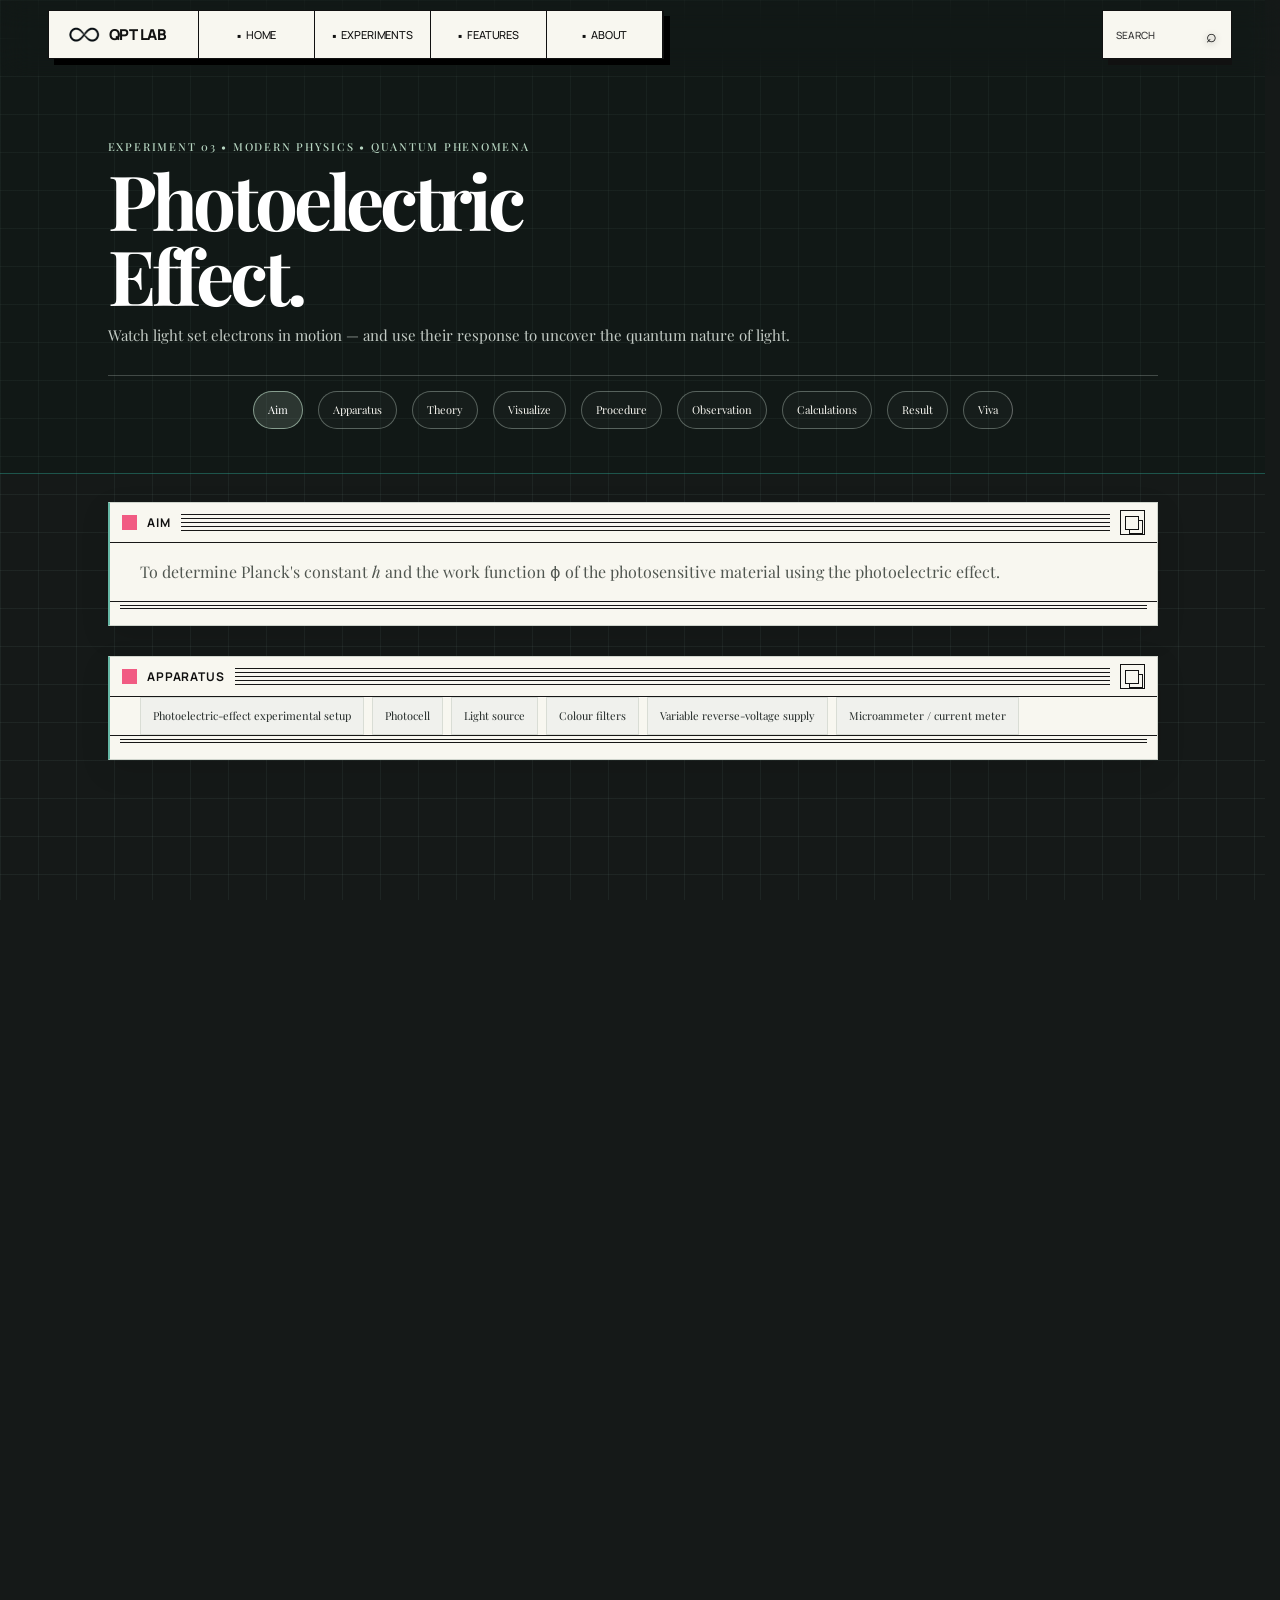
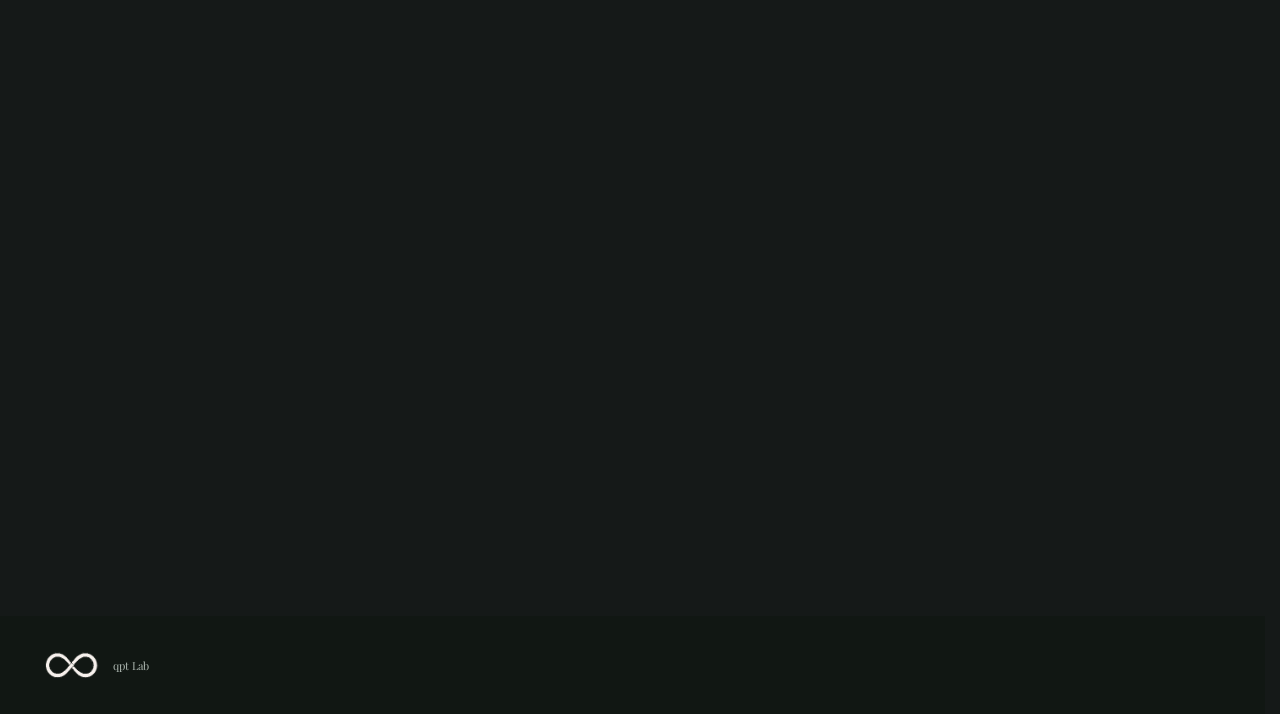
<file: experiment-03.html>
<!DOCTYPE html>
<html lang="en">
<head>
<script>(function(){try{var q=new URLSearchParams(location.search).get("theme");var t=(q==="dark"||q==="light")?q:localStorage.getItem("qptlab-theme")||"light";if(t!=="dark"&&t!=="light")t="light";document.documentElement.setAttribute("data-theme",t);}catch(e){document.documentElement.setAttribute("data-theme","light"); }})();</script>
<link rel="preconnect" href="https://fonts.googleapis.com">
<link rel="preconnect" href="https://fonts.gstatic.com" crossorigin>
<meta charset="UTF-8">
<meta name="viewport" content="width=device-width, initial-scale=1.0">
<link rel="preconnect" href="https://fonts.googleapis.com">
<link rel="preconnect" href="https://fonts.gstatic.com" crossorigin>
<link rel="preload" as="image" href="infinity-logo.png" fetchpriority="high">
<link rel="stylesheet" href="https://fonts.googleapis.com/css2?family=Playfair+Display:wght@400;500;600;700&display=block">

<link rel="stylesheet" href="https://fonts.googleapis.com/css2?family=Manrope:wght@400;500;600;700;800&display=block">


<title>Experiment 03 | Photoelectric Effect</title>
<link rel="stylesheet" href="style.css">
<style>
.exp-hero{background:var(--dark);color:#fff;padding:70px 0 55px;overflow:hidden}.exp-hero-grid{display:grid;grid-template-columns:1.05fr .95fr;gap:45px;align-items:center}.exp-hero h1{font-size:clamp(42px,6vw,76px);line-height:.98;letter-spacing:-.055em;max-width:850px;margin:18px 0}.exp-hero p{color:#c3cbc5;max-width:690px}.exp-hero .eyebrow{color:#b7d5c1}.exp-layout{display:grid;grid-template-columns:210px 1fr;gap:42px}.side-nav{position:sticky;top:100px;height:max-content}.side-nav a{display:block;padding:9px 0;color:var(--muted);font-size:12px;border-bottom:1px solid var(--line)}.side-nav a:hover{color:var(--accent)}.content-block{margin-bottom:70px}.content-block h2{font-size:32px;letter-spacing:-.04em;margin:0 0 18px}.content-block h3{font-size:18px;margin-top:30px}.prose{color:#505650;max-width:790px}.equation{background:#eef3ed;border-left:3px solid var(--accent);padding:20px 24px;font-size:18px;margin:20px 0;overflow:auto}.apparatus{display:flex;flex-wrap:wrap;gap:8px}.chip{padding:9px 12px;background:#f0f1ed;border:1px solid var(--line);font-size:11px}.steps{counter-reset:step;list-style:none;padding:0;max-width:800px}.steps li{counter-increment:step;display:grid;grid-template-columns:40px 1fr;gap:15px;padding:14px 0;border-bottom:1px solid var(--line);color:#505650}.steps li:before{content:counter(step,lower-roman);font-size:11px;color:var(--accent);padding-top:4px}.visual-box{border:1px solid var(--line);background:#fff;padding:18px;margin-top:20px}.video-box{padding:18px}.video-frame{position:relative;width:100%;aspect-ratio:16/9;overflow:hidden;background:#111}.video-frame iframe{position:absolute;inset:0;width:100%;height:100%;border:0;display:block}.video-source{margin-top:6px}.video-source a{color:var(--accent);text-decoration:none}.video-source a:hover{text-decoration:underline}.video-access-card{position:relative;min-height:180px;background:#0f0f0f;color:#fff;display:flex;align-items:center;justify-content:center;overflow:hidden;border:1px solid #252525;border-top:3px solid #ff0033;background-image:radial-gradient(circle at 78% 50%,rgba(80,18,105,.24),transparent 42%)}.video-access-card:before{content:"";position:absolute;inset:0;background:linear-gradient(90deg,rgba(0,0,0,.12),transparent 45%,rgba(255,0,51,.035));pointer-events:none}.video-access-content{text-align:center;max-width:680px;padding:24px 24px;position:relative;z-index:1}.video-access-title{font-size:20px;letter-spacing:.16em;font-weight:700;color:#fff;margin-bottom:10px}.video-access-text{font-size:12px;line-height:1.7;color:#c3cbc5;margin:0 auto 18px}.youtube-watch-button{display:inline-flex;align-items:center;gap:11px;background:#ff0033;color:#fff;text-decoration:none;padding:10px 17px;border-radius:4px;font-family:Arial,sans-serif;box-shadow:0 3px 12px rgba(255,0,51,.18);transition:transform .15s ease,background .15s ease,box-shadow .15s ease}.youtube-watch-button:hover{transform:translateY(-1px);background:#e6002e;box-shadow:0 5px 16px rgba(255,0,51,.28)}.youtube-button-icon{display:flex;align-items:center;justify-content:center;width:24px;height:17px;background:#fff;color:#ff0033;border-radius:4px;font-size:9px;line-height:1}.youtube-button-label{display:flex;flex-direction:column;align-items:flex-start;line-height:1.1}.youtube-button-label strong{font-size:11px;letter-spacing:.01em}.youtube-button-label small{font-size:10px;font-weight:400;margin-top:3px;opacity:.92}
.visual-box svg{display:block;width:100%;height:auto}.caption{font-size:10px;color:var(--muted);margin:12px 0 0}.lab-panel{background:#fff;border:1px solid var(--line);padding:25px}.form-grid{display:grid;grid-template-columns:repeat(4,1fr);gap:14px}.field label{display:block;font-size:10px;letter-spacing:.08em;color:var(--muted);margin-bottom:7px}.field input{width:100%;padding:11px 12px;border:1px solid #cdd2cb;background:#fbfcfa;font-size:13px;outline:none}.field input:focus{border-color:var(--accent)}.table-wrap{overflow-x:auto;margin-top:25px}.obs-table{width:100%;border-collapse:collapse;min-width:760px}.obs-table th,.obs-table td{border:1px solid #d4d8d1;padding:9px;text-align:center;font-size:11px}.obs-table th{background:#eef1ec;font-size:10px}.obs-table input{width:105px;padding:7px;border:1px solid #d2d7d0;font-size:11px;text-align:center}.result-grid{display:grid;grid-template-columns:repeat(3,1fr);gap:10px;margin-top:18px}.result{background:#edf3ed;border:1px solid #d1dbd1;padding:17px}.result span{display:block;font-size:9px;color:var(--muted);text-transform:uppercase}.result strong{display:block;font-size:20px;margin-top:8px}.button-calc{border:0;cursor:pointer;background:var(--accent);color:white;padding:12px 18px;font-size:12px;font-weight:700;margin-top:18px}.button-reset{border:1px solid var(--line);cursor:pointer;background:#fff;color:var(--ink);padding:11px 17px;font-size:12px;font-weight:700;margin:18px 0 0 7px}.note{margin-top:15px;padding:12px 14px;background:#f7f7f3;color:var(--muted);font-size:11px}.formula-note{font-size:12px;color:var(--muted);margin-top:10px}.viva{border:1px solid var(--line);background:#fff;margin:10px 0}.viva button{width:100%;border:0;background:none;text-align:left;padding:16px;cursor:pointer;font-weight:400}.viva .answer{display:none;padding:0 16px 16px;color:var(--muted);font-size:13px}.viva.open .answer{display:block}.reference{margin-top:18px;padding:16px 18px;background:#f7f8f4;border:1px solid var(--line);font-size:12px;color:var(--muted)}.graph-box{border:1px solid var(--line);background:#fff;padding:18px;margin-top:20px}.graph-box svg{width:100%;height:auto;display:block}.graph-note{font-size:11px;color:var(--muted);margin-top:10px}.graph-downloads{display:flex;gap:8px;flex-wrap:wrap;margin-top:14px}.graph-download-button{border:1px solid var(--accent);cursor:pointer;background:var(--accent);color:#fff;padding:10px 14px;font-size:11px;font-weight:700}.graph-download-button.secondary{background:#fff;color:var(--accent)}.graph-download-button:disabled{opacity:.45;cursor:not-allowed}.graph-download-button:not(:disabled):hover{filter:brightness(.96)}.playfair-fix{font-family:"Playfair Display",Georgia,serif!important}.axis-label{font-size:13px;fill:#505650}.tick-label{font-size:11px;fill:#666b65}.gridline{stroke:#e3e7e1;stroke-width:1}.plot-axis{stroke:#6a716b;stroke-width:1.4}.fit-line{stroke:#174f38;stroke-width:2.5}.data-point{fill:#174f38}.threshold-line{stroke:#8a928b;stroke-width:1.5;stroke-dasharray:5 5}@media(max-width:900px){.exp-hero-grid{grid-template-columns:1fr}.exp-layout{grid-template-columns:1fr}.side-nav{position:static;display:flex;overflow:auto;gap:20px;border-bottom:1px solid var(--line)}.side-nav a{white-space:nowrap;border:0}.form-grid{grid-template-columns:repeat(2,1fr)}}@media(max-width:560px){.form-grid,.result-grid{grid-template-columns:1fr}.button-reset{margin-left:0}.obs-table{min-width:720px}}

/* V20: horizontal quick-access navigation above the experiment hero */
.quick-access-bar{background:#f7f8f4;border-bottom:1px solid var(--line);border-top:1px solid var(--line);position:relative;z-index:5}
.quick-access-inner{display:flex;align-items:center;gap:28px;min-height:54px}
.quick-access-label{font-size:10px;letter-spacing:.16em;color:var(--accent);white-space:nowrap}
.quick-access-links{display:flex;align-items:center;gap:0;flex:1;overflow-x:auto;scrollbar-width:thin}
.quick-access-links a{display:inline-flex;align-items:center;min-height:54px;padding:0 17px;color:var(--muted);font-size:12px;text-decoration:none;border-left:1px solid var(--line);white-space:nowrap;transition:color .15s ease,background .15s ease}
.quick-access-links a:last-child{border-right:1px solid var(--line)}
.quick-access-links a:hover,.quick-access-links a:focus-visible{color:var(--ink);background:#eef3ed;outline:none}
@media(max-width:900px){.quick-access-inner{gap:14px}.quick-access-label{display:none}.quick-access-links a{padding:0 14px}}
</style>
<style id="playfair-global">html,body,body *{font-family:"Playfair Display",Georgia,serif!important}</style>
<style>
.video-heading-content{text-align:center;padding:6px 18px 18px;max-width:820px;margin:0 auto}.video-heading-content .video-access-title{font-size:20px;letter-spacing:.04em;text-transform:none;margin-bottom:9px}.youtube-embed-frame{background:#000;border-radius:2px;box-shadow:0 8px 24px rgba(0,0,0,.08)}@media(max-width:560px){.video-heading-content .video-access-title{font-size:17px}.video-heading-content{padding-left:4px;padding-right:4px}.video-box{padding:12px}}
</style>

<style id="quick-access-in-hero">
/* V21: quick access sits inside the dark hero, directly below the experiment title and subtitle. */
.exp-hero .quick-access-bar, .exp4-hero .quick-access-bar{
  background:transparent;
  border:0;
  border-top:1px solid rgba(195,203,197,.32);
  position:relative;
  z-index:4;
  margin-top:32px;
}
.exp-hero .quick-access-inner, .exp4-hero .quick-access-inner{
  display:flex;
  align-items:center;
  gap:24px;
  min-height:50px;
}
.exp-hero .quick-access-label, .exp4-hero .quick-access-label{
  color:#b7d5c1;
  font-size:9px;
  letter-spacing:.18em;
  white-space:nowrap;
}
.exp-hero .quick-access-links, .exp4-hero .quick-access-links{
  display:flex;
  align-items:stretch;
  flex:1;
  overflow-x:auto;
  scrollbar-width:none;
}
.exp-hero .quick-access-links::-webkit-scrollbar, .exp4-hero .quick-access-links::-webkit-scrollbar{display:none}
.exp-hero .quick-access-links a, .exp4-hero .quick-access-links a{
  display:inline-flex;
  align-items:center;
  min-height:50px;
  padding:0 16px;
  color:#c3cbc5;
  font-size:11px;
  text-decoration:none;
  border-left:1px solid rgba(195,203,197,.18);
  white-space:nowrap;
  transition:background .18s ease,color .18s ease;
}
.exp-hero .quick-access-links a:last-child, .exp4-hero .quick-access-links a:last-child{border-right:1px solid rgba(195,203,197,.18)}
.exp-hero .quick-access-links a:hover, .exp-hero .quick-access-links a:focus-visible,
.exp4-hero .quick-access-links a:hover, .exp4-hero .quick-access-links a:focus-visible{
  background:rgba(183,213,193,.10);
  color:#fff;
  outline:none;
}
@media(max-width:900px){
  .exp-hero .quick-access-inner, .exp4-hero .quick-access-inner{gap:12px}
  .exp-hero .quick-access-label, .exp4-hero .quick-access-label{display:none}
  .exp-hero .quick-access-links a, .exp4-hero .quick-access-links a{padding:0 13px}
}
</style>

<style id="quick-access-in-hero-v21">
/* V21: Quick access is part of the dark hero, immediately below the title and subtitle. */
.exp-hero .quick-access-bar,.exp4-hero .quick-access-bar{background:transparent!important;border:0!important;border-top:1px solid rgba(195,203,197,.30)!important;position:relative;z-index:4;margin-top:30px!important;}
.exp-hero .quick-access-inner,.exp4-hero .quick-access-inner{display:flex;align-items:center;gap:24px;min-height:48px;}
.exp-hero .quick-access-label,.exp4-hero .quick-access-label{color:#b7d5c1;font-size:9px;letter-spacing:.18em;white-space:nowrap;}
.exp-hero .quick-access-links,.exp4-hero .quick-access-links{display:flex;align-items:stretch;flex:1;overflow-x:auto;scrollbar-width:none;}
.exp-hero .quick-access-links::-webkit-scrollbar,.exp4-hero .quick-access-links::-webkit-scrollbar{display:none;}
.exp-hero .quick-access-links a,.exp4-hero .quick-access-links a{display:inline-flex;align-items:center;min-height:48px;padding:0 15px;color:#c3cbc5;font-size:11px;text-decoration:none;border-left:1px solid rgba(195,203,197,.17);white-space:nowrap;transition:background .18s ease,color .18s ease;}
.exp-hero .quick-access-links a:last-child,.exp4-hero .quick-access-links a:last-child{border-right:1px solid rgba(195,203,197,.17);}
.exp-hero .quick-access-links a:hover,.exp-hero .quick-access-links a:focus-visible,.exp4-hero .quick-access-links a:hover,.exp4-hero .quick-access-links a:focus-visible{background:rgba(183,213,193,.10);color:#fff;outline:none;}
@media(max-width:900px){.exp-hero .quick-access-inner,.exp4-hero .quick-access-inner{gap:12px}.exp-hero .quick-access-label,.exp4-hero .quick-access-label{display:none}.exp-hero .quick-access-links a,.exp4-hero .quick-access-links a{padding:0 13px;}}
</style>

<style id="quick-access-grid-fix-v21">
.exp-hero-grid .quick-access-bar{grid-column:1 / -1;width:100%;}
</style>

<style id="v22-compact-fullwidth">
/* V22: compact experiment hero and full-width experiment content. */
.exp-hero,.exp4-hero{padding-top:42px!important;padding-bottom:0!important;}
.exp-hero h1,.exp4-hero h1{margin-top:12px!important;margin-bottom:12px!important;}
.exp-hero p,.exp4-hero p{max-width:none!important;margin-bottom:0!important;}
.exp-hero .quick-access-bar,.exp4-hero .quick-access-bar{margin-top:22px!important;}
.exp-hero .quick-access-inner,.exp4-hero .quick-access-inner{min-height:48px!important;}
.exp-layout{display:block!important;width:100%!important;}
.exp-layout>.side-nav{display:none!important;}
.exp-layout>main,.exp-layout>.exp-main,.exp-layout>.content{width:100%!important;max-width:none!important;min-width:0!important;}
.content-block{width:100%!important;max-width:none!important;}
.content-block .prose,.prose,.steps{max-width:none!important;width:100%!important;}
.equation,.visual-box,.lab-panel,.reference{max-width:none!important;width:100%;box-sizing:border-box;}
@media(max-width:900px){.exp-hero,.exp4-hero{padding-top:32px!important;padding-bottom:0!important;}}
</style>

<style id="v22-final-page-width">
/* V22 final: compact hero + broad reading column, matching the approved preview. */
.exp-hero,.exp4-hero{padding-top:38px!important;padding-bottom:0!important;}
.exp-hero h1,.exp4-hero h1{margin:10px 0 10px!important;}
.exp-hero p,.exp4-hero p{max-width:none!important;margin:0!important;}
.exp-hero .quick-access-bar,.exp4-hero .quick-access-bar{margin-top:20px!important;}
.exp-hero>.container,.exp4-hero>.container,main.section.container{width:calc(100% - 80px)!important;max-width:1440px!important;}
main.section.container .content-block,main.section.container .prose,main.section.container .steps{width:100%!important;max-width:none!important;}
main.section.container .equation,main.section.container .visual-box,main.section.container .lab-panel,main.section.container .reference{width:100%!important;max-width:none!important;}
@media(max-width:900px){.exp-hero>.container,.exp4-hero>.container,main.section.container{width:calc(100% - 40px)!important}.exp-hero,.exp4-hero{padding-top:30px!important;}}
</style>

<style id="v28-quick-access-light-active">
/* V28: quiet cream navigation with the same light-green selection used in the lab schedule. */
.experiment-page > .quick-access-bar {
  background: var(--bg) !important;
  border-top: 1px solid var(--line) !important;
  border-bottom: 1px solid var(--line) !important;
}
.experiment-page > .quick-access-bar .quick-access-label {
  color: var(--muted) !important;
  border-right: 1px solid var(--line) !important;
}
.experiment-page > .quick-access-bar .quick-access-links a {
  color: var(--ink) !important;
  background: var(--bg) !important;
  border-left: 1px solid var(--line) !important;
  transition: background .18s ease, color .18s ease, border-color .18s ease !important;
}
.experiment-page > .quick-access-bar .quick-access-links a:hover,
.experiment-page > .quick-access-bar .quick-access-links a:focus-visible {
  background: var(--accent-2) !important;
  color: var(--ink) !important;
  outline: none !important;
}
.experiment-page > .quick-access-bar .quick-access-links a.active {
  background: var(--accent-2) !important;
  color: var(--accent-ink, #142319) !important;
  border-color: #b9ccbF !important;
  box-shadow: inset 0 0 0 1px #b9ccbF !important;
}
.experiment-page > .quick-access-bar .quick-access-links a.active + a {
  border-left-color: #b9ccbF !important;
}
</style>

<style id="v28-unified-experiment-spacing">
/* V28: unified vertical rhythm across all individual experiment pages. */
.experiment-page > main.section.container {
  padding-top: 64px !important;
  padding-bottom: 64px !important;
}
.experiment-page > main.section.container .content-block {
  margin-bottom: 56px !important;
}
.experiment-page > main.section.container .content-block:last-child {
  margin-bottom: 0 !important;
}
@media (max-width: 900px) {
  .experiment-page > main.section.container {
    padding-top: 48px !important;
    padding-bottom: 48px !important;
  }
  .experiment-page > main.section.container .content-block {
    margin-bottom: 44px !important;
  }
}
</style>


<style id="quick-access-centered-final">
/* Final: center the experiment quick-access pills beneath the inspiration line. */
.exp-hero .quick-access-bar,
.exp4-hero .quick-access-bar {
  width: 100% !important;
  margin-top: 22px !important;
  padding: 0 !important;
  border: 0 !important;
  background: transparent !important;
}
.exp-hero .quick-access-inner,
.exp4-hero .quick-access-inner {
  display: flex !important;
  align-items: center !important;
  justify-content: center !important;
  gap: 0 !important;
  min-height: 0 !important;
  width: 100% !important;
}
.exp-hero .quick-access-label,
.exp4-hero .quick-access-label {
  display: none !important;
}
.exp-hero .quick-access-links,
.exp4-hero .quick-access-links {
  display: flex !important;
  align-items: center !important;
  justify-content: center !important;
  flex: 0 0 auto !important;
  width: auto !important;
  max-width: 100% !important;
  overflow-x: auto !important;
  scrollbar-width: none !important;
}
.exp-hero .quick-access-links::-webkit-scrollbar,
.exp4-hero .quick-access-links::-webkit-scrollbar { display: none !important; }
.exp-hero .quick-access-links a,
.exp4-hero .quick-access-links a {
  flex: 0 0 auto !important;
  min-width: 0 !important;
  min-height: 38px !important;
  height: 38px !important;
  padding: 0 15px !important;
  margin: 0 3px !important;
  display: inline-flex !important;
  align-items: center !important;
  justify-content: center !important;
  border: 1px solid rgba(195,203,197,.45) !important;
  border-radius: 999px !important;
  background: transparent !important;
  color: #c3cbc5 !important;
  white-space: nowrap !important;
}
.exp-hero .quick-access-links a:hover,
.exp-hero .quick-access-links a:focus-visible,
.exp4-hero .quick-access-links a:hover,
.exp4-hero .quick-access-links a:focus-visible {
  background: rgba(183,213,193,.10) !important;
  color: #fff !important;
}
@media (max-width: 900px) {
  .exp-hero .quick-access-links,
  .exp4-hero .quick-access-links {
    justify-content: flex-start !important;
    width: 100% !important;
  }
  .exp-hero .quick-access-links a,
  .exp4-hero .quick-access-links a {
    padding: 0 13px !important;
  }
}
</style>


<style id="quick-access-centered-v38">
/* V38: center the experiment quick-access pills as one compact group. */
.exp-hero .quick-access-bar,
.exp4-hero .quick-access-bar{
  width:100%;
}
.exp-hero .quick-access-inner,
.exp4-hero .quick-access-inner{
  justify-content:center;
  gap:0;
}
.exp-hero .quick-access-label,
.exp4-hero .quick-access-label{
  display:none !important;
}
.exp-hero .quick-access-links,
.exp4-hero .quick-access-links{
  flex:0 1 auto !important;
  width:max-content;
  max-width:100%;
  margin:0 auto;
  justify-content:center;
}
@media(max-width:900px){
  .exp-hero .quick-access-links,
  .exp4-hero .quick-access-links{
    width:100%;
    max-width:100%;
    margin:0;
    justify-content:flex-start;
  }
}
</style>
<style id="v40-quick-access-true-centered">
/* V40: force the quick-access group to use the full hero width on every experiment page. */
.exp-hero .exp-hero-grid > *,
.exp4-hero .exp-hero-grid > * {
  grid-column: 1 / -1 !important;
  width: 100% !important;
  max-width: none !important;
}
.exp-hero .quick-access-bar,
.exp4-hero .quick-access-bar {
  width: 100% !important;
  margin-left: 0 !important;
  margin-right: 0 !important;
}
.exp-hero .quick-access-inner,
.exp4-hero .quick-access-inner {
  width: 100% !important;
  display: flex !important;
  justify-content: center !important;
  align-items: center !important;
}
.exp-hero .quick-access-links,
.exp4-hero .quick-access-links {
  flex: 0 0 auto !important;
  width: max-content !important;
  max-width: calc(100% - 8px) !important;
  margin: 0 auto !important;
  display: flex !important;
  justify-content: center !important;
  align-items: center !important;
}
@media (max-width: 900px) {
  .exp-hero .quick-access-links,
  .exp4-hero .quick-access-links {
    width: 100% !important;
    max-width: 100% !important;
    justify-content: flex-start !important;
    overflow-x: auto !important;
  }
}
</style>

<style id="static-header-navigation-v59">
/* V59: static header/navigation. No opening sweep, reveal, fade, transform, or transition. */
.site-header, .site-header *,
.home-site-header, .home-site-header *,
.exp-hero, .exp4-hero, .exp-hero *, .exp4-hero *,
.quick-access-bar, .quick-access-bar * {
  animation: none !important;
  transition: none !important;
  transform: none !important;
  clip-path: none !important;
  mask: none !important;
  -webkit-mask: none !important;
  will-change: auto !important;
}
.exp-hero, .exp4-hero {
  background: #111713 !important;
  opacity: 1 !important;
  visibility: visible !important;
}
html[data-theme="dark"] .exp-hero,
html[data-theme="dark"] .exp4-hero { background: #0b0e0c !important; }
</style>
<script id="qpt-static-navigation-init">
/* QPT static navigation: prevent browser history from restoring an old scroll position during page navigation. */
try { if ("scrollRestoration" in history) history.scrollRestoration = "manual"; } catch (e) {}
</script>
<style id="qpt-v63-paint-stability">
/* V63: eliminate first-paint layout/compositing changes. */
html{scroll-behavior:auto!important;scrollbar-gutter:stable!important;overflow-anchor:none!important;}
body{overflow-anchor:none!important;font-synthesis:none;}
.site-header,.home-site-header,.nav,.hero,.hero::before,.hero::after,.hero-grid,.exp-hero,.exp4-hero,.quick-access-bar{contain:layout paint!important;}
.site-header,.home-site-header,.nav,.theme-toggle{backface-visibility:hidden!important;}
.theme-toggle{width:74px!important;min-width:74px!important;flex:0 0 74px!important;box-sizing:border-box!important;}
</style><style id="qpt-v123-nav-transplant">

/* ================================================================
   QPT NAV — transplanted from Tavus V123
   Navigation only: keep the base QPT Lab page design unchanged.
   ================================================================ */
.tavus-floating-header{
  position:fixed!important;top:0!important;left:0!important;right:0!important;width:100%!important;
  height:70px!important;padding:10px 0 11px!important;margin:0!important;background:transparent!important;
  border:0!important;z-index:2147483000!important;pointer-events:none!important;
}
.tavus-floating-header.qpt-nav-scrolled{top:0!important;}
.tavus-exact-nav{
  position:relative!important;width:calc(100% - 96px)!important;max-width:none!important;
  height:49px!important;min-height:49px!important;margin:0 auto!important;padding:0!important;
  display:block!important;background:transparent!important;border:0!important;box-shadow:none!important;
  overflow:visible!important;isolation:auto!important;
}
.tavus-nav-left{
  position:absolute!important;left:0!important;top:0!important;height:49px!important;width:auto!important;
  max-width:none!important;min-width:0!important;margin:0!important;padding:0!important;display:flex!important;
  align-items:stretch!important;background:#f8f7f0!important;border:1px solid #111!important;
  box-shadow:6px 6px 0 #000!important;z-index:20!important;overflow:visible!important;
}
.tavus-brand{
  flex:0 0 150px!important;width:150px!important;min-width:150px!important;height:47px!important;
  padding:0 20px!important;border:0!important;border-right:1px solid #111!important;
  box-shadow:none!important;background:#f8f7f0!important;display:flex!important;align-items:center!important;gap:9px!important;
}
.tavus-brand .brand-mark,.tavus-brand .brand-mark img{width:31px!important;height:31px!important;object-fit:contain!important;}
.tavus-brand .brand-name{font:800 15px/1 "Manrope",Arial,sans-serif!important;letter-spacing:-.035em!important;color:#111!important;}
.tavus-links{
  display:flex!important;align-items:stretch!important;height:47px!important;background:#f8f7f0!important;
}
.tavus-links>a{
  height:47px!important;min-width:116px!important;padding:0 15px!important;display:flex!important;
  align-items:center!important;justify-content:center!important;gap:5px!important;border:0!important;
  border-right:1px solid #111!important;box-shadow:none!important;border-radius:0!important;
  background:#f8f7f0!important;color:#111!important;font:500 11px/1 "Manrope",Arial,sans-serif!important;
  letter-spacing:-.01em!important;white-space:nowrap!important;
}
.tavus-links>a:hover{background:#efeee7!important;color:#111!important;transform:none!important;}
.tavus-links>a>span:first-child{font-size:12px!important;margin:0!important;}
.tavus-experiments-parent{position:relative!important;z-index:100!important;}
.tavus-nav-right{
  position:absolute!important;right:0!important;top:0!important;height:49px!important;width:130px!important;
  min-width:130px!important;margin:0!important;padding:0!important;display:block!important;
  background:#f8f7f0!important;border:1px solid #111!important;box-shadow:6px 6px 0 #111!important;
  z-index:20!important;overflow:visible!important;
}
.tavus-search{
  width:128px!important;min-width:128px!important;height:47px!important;border:0!important;
  box-shadow:none!important;background:#f8f7f0!important;border-radius:0!important;
}
.tavus-search input{
  width:92px!important;height:100%!important;padding:0 4px 0 13px!important;color:#111!important;
  background:transparent!important;border:0!important;outline:0!important;font:500 10px/1 "Manrope",Arial,sans-serif!important;
  letter-spacing:.02em!important;
}
.tavus-search input::placeholder{color:#333!important;opacity:1!important;}
.tavus-search button{width:32px!important;height:100%!important;padding:0!important;border:0!important;border-radius:0!important;background:transparent!important;color:#111!important;font-size:18px!important;cursor:pointer!important;}
.tavus-exact-nav::before{display:none!important;content:none!important;}
.tavus-mega{
  position:fixed!important;z-index:2147483647!important;display:block!important;opacity:0!important;visibility:hidden!important;
  pointer-events:none!important;transform:translateY(-2px)!important;background:#f8f7f0!important;color:#111!important;
  border:1px solid #111!important;box-shadow:6px 6px 0 #111!important;overflow:hidden!important;
}
.tavus-mega.qpt-mega-open{opacity:1!important;visibility:visible!important;pointer-events:auto!important;transform:translateY(0)!important;}
.tavus-mega-title{position:relative!important;z-index:1!important;display:block!important;padding:15px 18px 12px!important;background:#f8f7f0!important;color:#111!important;font:700 10px/1 "Manrope",Arial,sans-serif!important;letter-spacing:.12em!important;border-bottom:1px solid #111!important;}
.tavus-mega-grid{position:relative!important;z-index:1!important;display:grid!important;grid-template-columns:repeat(2,minmax(0,1fr))!important;}
.tavus-mega-grid>a{min-height:61px!important;padding:12px 15px!important;display:grid!important;grid-template-columns:32px 1fr!important;align-items:center!important;gap:10px!important;color:#111!important;border:0!important;border-right:1px solid #111!important;border-bottom:1px solid #111!important;border-radius:0!important;background:#f8f7f0!important;font:600 13px/1.25 "Manrope",Arial,sans-serif!important;}
.tavus-mega-grid>a:nth-child(even){border-right:0!important;}
.tavus-mega-grid>a:hover{background:#f06b9a!important;color:#111!important;}
.tavus-mega-grid b{font:800 13px/1 "Manrope",Arial,sans-serif!important;}
.tavus-mega-grid span{font:600 13px/1.25 "Manrope",Arial,sans-serif!important;}
/* Override legacy navigation rules without touching the rest of the site. */
.tavus-floating-header .menu-toggle{display:none!important;}
.tavus-floating-header .nav-links{gap:0!important;}
@media(max-width:1000px){
  .tavus-exact-nav{width:calc(100% - 48px)!important;}
  .tavus-brand{flex-basis:140px!important;width:140px!important;min-width:140px!important;padding:0 14px!important;}
  .tavus-links>a{min-width:105px!important;padding:0 10px!important;font-size:10px!important;}
}
@media(max-width:760px){
  .tavus-floating-header{height:58px!important;padding:7px 0 9px!important;}
  .tavus-exact-nav{width:calc(100% - 24px)!important;height:52px!important;min-height:52px!important;}
  .tavus-nav-left{height:52px!important;max-width:calc(100% - 104px)!important;overflow:hidden!important;}
  .tavus-brand{flex-basis:112px!important;width:112px!important;min-width:112px!important;height:50px!important;padding:0 10px!important;}
  .tavus-brand .brand-name{font-size:12px!important;}
  .tavus-links>a{min-width:auto!important;padding:0 8px!important;height:50px!important;font-size:8px!important;}
  .tavus-nav-right{height:52px!important;width:100px!important;min-width:100px!important;}
  .tavus-search{width:98px!important;height:50px!important;}
  .tavus-search input{display:none!important;}
  .tavus-mega{left:12px!important;top:59px!important;width:calc(100vw - 24px)!important;max-width:none!important;}
}
/* Fixed navigation must not cover the first hero content. */
.home-site-header.tavus-floating-header + main .hero{padding-top:70px!important;}
body.experiment-page .tavus-floating-header + .exp-hero{padding-top:140px!important;}
body.experiment-page .tavus-floating-header + .exp4-hero{padding-top:140px!important;}

</style>

<style id="qpt-v135-nav-interaction-fix">
/* V135 interaction fix: the floating Tavus navigation is visually transparent at the
   header layer, but its actual controls must remain clickable. */
.tavus-floating-header,
.tavus-exact-nav,
.tavus-exact-nav * { pointer-events:auto !important; }
.tavus-mega { pointer-events:none !important; }
.tavus-mega.qpt-mega-open { pointer-events:auto !important; }
</style>

<style id="qpt-v183-section-frame-rails">
/* Section frame rails inspired by the reference's labelled monitor border. */
.qpt-frame-section{position:relative!important;box-sizing:border-box!important;border:1px solid #111!important;overflow:visible!important;padding-top:0!important;padding-bottom:0!important;}
.qpt-frame-top{height:35px;display:flex;align-items:center;gap:9px;padding:0 9px;background:#f8f7f0;border-bottom:1px solid #111;box-sizing:border-box;color:#111;font:600 10px/1 "Manrope",Arial,sans-serif;letter-spacing:.1em;text-transform:uppercase;}
.qpt-frame-dot{display:inline-block;flex:0 0 12px;width:12px;height:12px;background:#f15b83;}
.qpt-frame-label{white-space:nowrap;max-width:45%;overflow:hidden;text-overflow:ellipsis;font-size:12px!important;font-weight:700!important;letter-spacing:.08em!important;}
.qpt-frame-lines{height:17px;flex:1;min-width:12px;background:repeating-linear-gradient(to bottom,#171717 0,#171717 1px,transparent 1px,transparent 4px);}
.qpt-frame-square{width:25px;height:25px;flex:0 0 25px;border:1px solid #111;display:flex;align-items:center;justify-content:center;box-sizing:border-box;background:#f8f7f0;}
.qpt-frame-square:before{content:"";width:10px;height:10px;border:1px solid #111;box-shadow:3px 3px 0 -1px #f8f7f0,3px 3px 0 0 #111;}
.qpt-frame-bottom{height:12px;display:flex;align-items:center;padding:0 9px;border-top:1px solid #111;background:#f8f7f0;box-sizing:border-box;}
.qpt-frame-bottom:before{content:"";display:block;width:100%;height:5px;background:repeating-linear-gradient(to bottom,#171717 0,#171717 1px,transparent 1px,transparent 3px);}
/* Keep content panels and their original internal spacing. */
.qpt-frame-section > :not(.qpt-frame-top):not(.qpt-frame-bottom){margin-left:0; margin-right:0;}
.qpt-frame-section > .section-heading:first-of-type{padding-top:24px;}
.qpt-frame-section.content-block{margin-bottom:56px!important;}
#today-lab.qpt-frame-section,#experiments.qpt-frame-section,#features.qpt-frame-section,#about.qpt-frame-section{padding-left:0!important;padding-right:0!important;}
@media(max-width:700px){.qpt-frame-top{height:32px;gap:7px;padding:0 7px}.qpt-frame-label{font-size:11px!important;font-weight:700!important;max-width:55%}.qpt-frame-square{width:22px;height:22px;flex-basis:22px}.qpt-frame-section.content-block{margin-bottom:38px!important}}
</style>
<script id="qpt-v183-section-frame-script">
(function(){
 function addFrames(){
  var isExperiment=document.body.classList.contains('experiment-page');
  var targets=isExperiment?Array.from(document.querySelectorAll('main.section.container > section.content-block')):Array.from(document.querySelectorAll('main > section#today-lab, main > section#experiments, main > section#features, main > section#about'));
  targets.forEach(function(section){
   if(section.classList.contains('qpt-frame-section')) return;
   var heading=section.querySelector('h2');
   if(!heading) return;
   var label=(heading.textContent||'').replace(/\s+/g,' ').trim();
   if(!label) label=section.id.replace(/-/g,' ');
   section.classList.add('qpt-frame-section');
   var top=document.createElement('div');top.className='qpt-frame-top';top.setAttribute('aria-hidden','true');
   var dot=document.createElement('span');dot.className='qpt-frame-dot';
   var text=document.createElement('span');text.className='qpt-frame-label';text.textContent=label;
   var lines=document.createElement('span');lines.className='qpt-frame-lines';
   var square=document.createElement('span');square.className='qpt-frame-square';
   top.append(dot,text,lines,square);
   var bottom=document.createElement('div');bottom.className='qpt-frame-bottom';bottom.setAttribute('aria-hidden','true');
   section.insertBefore(top,section.firstChild);section.appendChild(bottom);
  });
 }
 if(document.readyState==='loading')document.addEventListener('DOMContentLoaded',addFrames);else addFrames();
})();
</script>


<style id="qpt-v184-hide-duplicate-section-headings">
/* The frame rail already carries the section title; hide the repeated large title inside each panel. */
.qpt-frame-section > h2 { display: none !important; }
.qpt-frame-section .section-heading h2 { display: none !important; }
/* Keep eyebrow labels, descriptive text, and any nested subheadings untouched. */
</style>


<style id="qpt-v193-experiment-section-reference-style">
/* Bring experiment sections closer to the framed, editorial card treatment in the reference. */
body.experiment-page > main.section.container > section.content-block.qpt-frame-section {
  background: #f8f7f0 !important;
  border: 1px solid #d4d8cf !important;
  border-left: 3px solid #6ea99a !important;
  box-sizing: border-box !important;
  padding: 0 0 26px !important;
  margin: 0 0 54px !important;
  overflow: visible !important;
}
body.experiment-page .qpt-frame-section > .qpt-frame-top {
  height: 40px !important;
  margin: 0 !important;
  padding: 0 12px !important;
  gap: 10px !important;
  background: #f8f7f0 !important;
  border-bottom: 1px solid #171717 !important;
}
body.experiment-page .qpt-frame-section > .qpt-frame-top .qpt-frame-label {
  max-width: 52% !important;
  font-family: "Manrope", Arial, sans-serif !important;
  font-size: 12px !important;
  font-weight: 700 !important;
  letter-spacing: .07em !important;
}
body.experiment-page .qpt-frame-section > .qpt-frame-top .qpt-frame-lines {
  height: 17px !important;
  background: repeating-linear-gradient(to bottom,#171717 0,#171717 1px,transparent 1px,transparent 4px) !important;
}
body.experiment-page .qpt-frame-section > .qpt-frame-top .qpt-frame-square {
  width: 25px !important;
  height: 25px !important;
  flex-basis: 25px !important;
}
body.experiment-page .qpt-frame-section > .qpt-frame-bottom {
  margin: 0 !important;
  height: 12px !important;
  padding: 0 10px !important;
  border-top: 1px solid #171717 !important;
}
body.experiment-page .qpt-frame-section > :not(.qpt-frame-top):not(.qpt-frame-bottom) {
  margin-left: 28px !important;
  margin-right: 28px !important;
}
body.experiment-page .qpt-frame-section > .eyebrow {
  padding-top: 19px !important;
  margin-bottom: 14px !important;
}
body.experiment-page .qpt-frame-section > .qpt-frame-top + .section-heading {
  padding-top: 18px !important;
}
body.experiment-page .qpt-frame-section > .qpt-frame-top + .eyebrow + h2 {
  display: none !important;
}
body.experiment-page .qpt-frame-section > .qpt-frame-top + .eyebrow {
  padding-top: 19px !important;
}
body.experiment-page .qpt-frame-section > .qpt-frame-top + .eyebrow + p,
body.experiment-page .qpt-frame-section > .qpt-frame-top + .eyebrow + div,
body.experiment-page .qpt-frame-section > .qpt-frame-top + .eyebrow + ol,
body.experiment-page .qpt-frame-section > .qpt-frame-top + .eyebrow + ul {
  margin-top: 0 !important;
}
@media (max-width: 700px) {
  body.experiment-page > main.section.container > section.content-block.qpt-frame-section {
    padding-bottom: 20px !important;
    margin-bottom: 34px !important;
  }
  body.experiment-page .qpt-frame-section > .qpt-frame-top {
    height: 36px !important;
    padding: 0 7px !important;
    gap: 7px !important;
  }
  body.experiment-page .qpt-frame-section > .qpt-frame-top .qpt-frame-label {
    font-size: 10px !important;
    max-width: 58% !important;
  }
  body.experiment-page .qpt-frame-section > :not(.qpt-frame-top):not(.qpt-frame-bottom) {
    margin-left: 14px !important;
    margin-right: 14px !important;
  }
  body.experiment-page .qpt-frame-section > .eyebrow {
    padding-top: 15px !important;
  }
}
</style>


<style id="qpt-v194-experiment-section-frames">
/* Actual section frame markup for experiment pages, matching the homepage feature panel reference. */
body.experiment-page main.section.container .content-block.qpt-frame-section {
  display:block!important; box-sizing:border-box!important; background:#f8f7f0!important;
  border:1px solid #cfd4cc!important; border-left:2px solid #66b7a5!important;
  margin:0 0 30px!important; padding:0 0 12px!important; overflow:visible!important;
}
.qpt-frame-top {height:42px;display:flex;align-items:center;gap:10px;padding:0 12px;margin:0 12px;background:transparent;border-bottom:1px solid #171717;box-sizing:border-box;color:#111;}
.qpt-frame-dot {display:block;flex:0 0 15px;width:15px;height:15px;background:#f15b83;}
.qpt-frame-label {white-space:nowrap;max-width:45%;overflow:hidden;text-overflow:ellipsis;font-family:"Playfair Display",Georgia,serif;font-size:15px!important;font-weight:700!important;letter-spacing:.055em!important;color:#111;}
.qpt-frame-lines {height:18px;flex:1;min-width:12px;background:repeating-linear-gradient(to bottom,#171717 0,#171717 1px,transparent 1px,transparent 4px);}
.qpt-frame-square {width:30px;height:30px;flex:0 0 30px;border:1px solid #111;display:flex;align-items:center;justify-content:center;box-sizing:border-box;background:#f8f7f0;}
.qpt-frame-square:before {content:"";width:12px;height:12px;border:1px solid #111;box-shadow:4px 4px 0 -1px #f8f7f0,4px 4px 0 0 #111;}
.qpt-frame-bottom {height:12px;display:flex;align-items:center;margin:0 12px;padding:0 10px;border-top:1px solid #171717;box-sizing:border-box;background:transparent;}
.qpt-frame-bottom:before {content:"";display:block;width:100%;height:5px;background:repeating-linear-gradient(to bottom,#171717 0,#171717 1px,transparent 1px,transparent 3px);}
body.experiment-page main.section.container .content-block.qpt-frame-section > .eyebrow {display:none!important;}
body.experiment-page main.section.container .content-block.qpt-frame-section > h2 {margin-top:24px!important;padding-left:30px!important;padding-right:30px!important;}
body.experiment-page main.section.container .content-block.qpt-frame-section > p,
body.experiment-page main.section.container .content-block.qpt-frame-section > .prose,
body.experiment-page main.section.container .content-block.qpt-frame-section > .apparatus,
body.experiment-page main.section.container .content-block.qpt-frame-section > .equation,
body.experiment-page main.section.container .content-block.qpt-frame-section > .visual-card,
body.experiment-page main.section.container .content-block.qpt-frame-section > .procedure-list,
body.experiment-page main.section.container .content-block.qpt-frame-section > .table-wrap,
body.experiment-page main.section.container .content-block.qpt-frame-section > table,
body.experiment-page main.section.container .content-block.qpt-frame-section > .calculator,
body.experiment-page main.section.container .content-block.qpt-frame-section > .graph-wrap,
body.experiment-page main.section.container .content-block.qpt-frame-section > .result-card,
body.experiment-page main.section.container .content-block.qpt-frame-section > .viva-list {margin-left:30px!important;margin-right:30px!important;}
body.experiment-page main.section.container .content-block.qpt-frame-section > *:last-child:not(.qpt-frame-bottom) {margin-bottom:18px;}
@media(max-width:700px){
 body.experiment-page main.section.container .content-block.qpt-frame-section{margin-bottom:20px!important;}
 .qpt-frame-top{height:38px;margin:0 7px;padding:0 6px;gap:7px;}
 .qpt-frame-label{font-size:12px!important;max-width:52%;}
 .qpt-frame-square{width:24px;height:24px;flex-basis:24px;}
 body.experiment-page main.section.container .content-block.qpt-frame-section > h2{padding-left:18px!important;padding-right:18px!important;}
 body.experiment-page main.section.container .content-block.qpt-frame-section > p,
 body.experiment-page main.section.container .content-block.qpt-frame-section > .prose,
 body.experiment-page main.section.container .content-block.qpt-frame-section > .apparatus,
 body.experiment-page main.section.container .content-block.qpt-frame-section > .equation,
 body.experiment-page main.section.container .content-block.qpt-frame-section > *:not(.qpt-frame-top):not(.qpt-frame-bottom):not(.eyebrow):not(h2){margin-left:18px!important;margin-right:18px!important;}
}
</style>


<style id="qpt-v195-section-content-containment">
/* Keep every section's contents inside its cream frame. Some legacy blocks use
   width:100% plus horizontal margins, which otherwise pushes them past the border. */
body.experiment-page main.section.container .content-block.qpt-frame-section,
body.experiment-page main.section.container .content-block.qpt-frame-section * {
  box-sizing: border-box !important;
}
body.experiment-page main.section.container .content-block.qpt-frame-section {
  min-width: 0 !important;
  max-width: 100% !important;
}
body.experiment-page main.section.container .content-block.qpt-frame-section > :not(.qpt-frame-top):not(.qpt-frame-bottom):not(.eyebrow):not(h2) {
  width: auto !important;
  max-width: calc(100% - 60px) !important;
  min-width: 0 !important;
}
body.experiment-page main.section.container .content-block.qpt-frame-section .equation,
body.experiment-page main.section.container .content-block.qpt-frame-section .visual-card,
body.experiment-page main.section.container .content-block.qpt-frame-section .table-wrap,
body.experiment-page main.section.container .content-block.qpt-frame-section .calculator,
body.experiment-page main.section.container .content-block.qpt-frame-section .graph-wrap,
body.experiment-page main.section.container .content-block.qpt-frame-section .result-card,
body.experiment-page main.section.container .content-block.qpt-frame-section table {
  max-width: 100% !important;
  min-width: 0 !important;
}
body.experiment-page main.section.container .content-block.qpt-frame-section .table-wrap,
body.experiment-page main.section.container .content-block.qpt-frame-section .graph-wrap {
  overflow-x: auto !important;
}
@media (max-width:700px) {
  body.experiment-page main.section.container .content-block.qpt-frame-section > :not(.qpt-frame-top):not(.qpt-frame-bottom):not(.eyebrow):not(h2) {
    max-width: calc(100% - 36px) !important;
  }
}
</style>

<style id="qpt-shared-retro-video-layout-v270">
.qpt-video-companion{padding:18px!important;background:var(--surface,#fff)!important;}
.qpt-video-companion .video-heading-content{max-width:none;text-align:left;padding:2px 0 16px;margin:0;}
.qpt-video-companion .video-heading-content p{max-width:none;margin:0;font-size:12px;}
.qpt-video-notes-layout{display:grid;grid-template-columns:minmax(0,3fr) minmax(290px,2fr);gap:14px;align-items:stretch;}
.qpt-video-column{min-width:0;display:flex;flex-direction:column;}
.qpt-video-column .video-frame{aspect-ratio:16/9;flex:none;margin:0;}
.qpt-video-column iframe{display:block;width:100%;height:100%;}
.qpt-video-foot{display:flex;justify-content:space-between;gap:12px;padding:10px 2px 0;color:var(--muted);font:9px "Manrope",sans-serif;letter-spacing:.12em;}
.qpt-retro-panel{min-width:0;min-height:0;box-sizing:border-box;background:#000!important;border:1px solid #777;display:flex;align-items:center;justify-content:center;overflow:hidden;padding:0;}
.qpt-retro-panel .qpt-retro-computer{width:100%;height:100%;min-height:0;box-sizing:border-box;display:flex;align-items:center;justify-content:center;background:#000;padding:0;}
.qpt-retro-panel svg{display:block;width:180px;height:150px;max-width:100%;flex:0 0 180px;}
@media(max-width:760px){.qpt-video-notes-layout{grid-template-columns:minmax(0,1fr);}.qpt-retro-panel{min-height:260px;height:300px;}.qpt-video-column .video-frame{aspect-ratio:16/9;}}
</style>
</head>
<body class="experiment-page">
<header class="site-header tavus-floating-header">
<nav class="nav tavus-exact-nav" aria-label="Primary navigation">
  <div class="tavus-nav-left">
    <a aria-label="QPT Lab home" class="tavus-brand" href="index.html">
      <span class="brand-mark" aria-hidden="true"><img src="infinity-logo.png" alt=""></span>
      <span class="brand-name">QPT LAB</span>
    </a>
    <div class="tavus-links nav-links">
      <a href="index.html#home"><span aria-hidden="true">▪</span> HOME</a>
      <a class="tavus-experiments-parent" href="index.html#experiments" aria-haspopup="true" aria-expanded="false">
        <span aria-hidden="true">▪</span> EXPERIMENTS
      </a>
      <div class="tavus-mega" aria-label="Experiments" role="menu">
        <div class="tavus-mega-title">EXPERIMENTS 01—08</div>
        <div class="tavus-mega-grid">
          <a href="experiment-01.html"><b>01</b><span>Diffraction Grating</span></a>
          <a href="experiment-02.html"><b>02</b><span>Refractive Index of Prism</span></a>
          <a href="experiment-03.html"><b>03</b><span>Photoelectric Effect</span></a>
          <a href="experiment-04.html"><b>04</b><span>Circular Coil</span></a>
          <a href="experiment-05.html"><b>05</b><span>Newton’s Rings</span></a>
          <a href="experiment-06.html"><b>06</b><span>Diffraction of Laser</span></a>
          <a href="experiment-07.html"><b>07</b><span>Energy Bandgap of Semiconductor</span></a>
          <a href="experiment-08.html"><b>08</b><span>P-N Junction Diode</span></a>
        </div>
      </div>
      <a href="index.html#features"><span aria-hidden="true">▪</span> FEATURES</a>
      <a href="index.html#about"><span aria-hidden="true">▪</span> ABOUT</a>
    </div>
  </div>
  <div class="tavus-nav-right">
    <div class="nav-search tavus-search" id="nav-search">
      <label class="sr-only" for="nav-search-input">Search the lab</label>
      <input aria-controls="nav-search-results" aria-expanded="false" aria-label="Search experiments, concepts and apparatus" autocomplete="off" id="nav-search-input" placeholder="SEARCH" spellcheck="false" type="search">
      <button aria-label="Search" id="nav-search-button" title="Search" type="button">⌕</button>
      <div aria-label="Search results" class="nav-search-results" id="nav-search-results" role="listbox"></div>
    </div>
  </div>
</nav>
</header>


<section class="exp-hero"><div class="container exp-hero-grid">
<div class="">
<div class="eyebrow">EXPERIMENT 03 • MODERN PHYSICS • QUANTUM PHENOMENA</div>
<h1>Photoelectric<br>Effect.</h1>
<p class="hero-inspiration">Watch light set electrons in motion — and use their response to uncover the quantum nature of light.</p>

<div class="quick-access-bar"><div class="quick-access-inner"><div class="quick-access-label">QUICK ACCESS</div><nav class="quick-access-links" aria-label="Experiment sections"><a href="#aim">Aim</a><a href="#apparatus">Apparatus</a><a href="#theory">Theory</a><a href="#visual">Visualize</a><a href="#procedure">Procedure</a><a href="#calculator">Observation</a><a href="#calculations">Calculations</a><a href="#result">Result</a><a href="#viva">Viva</a></nav></div></div>
</div>
</div>
</section>




<main class="section container"><div>
<section id="aim" class="content-block"><div class="eyebrow">01 / AIM</div><h2>What are we measuring?</h2><p class="prose">To determine Planck's constant <em>h</em> and the work function <em>ϕ</em> of the photosensitive material using the photoelectric effect.</p></section>

<section id="apparatus" class="content-block"><div class="eyebrow">02 / APPARATUS</div><h2>Equipment</h2><div class="apparatus"><span class="chip">Photoelectric-effect experimental setup</span><span class="chip">Photocell</span><span class="chip">Light source</span><span class="chip">Colour filters</span><span class="chip">Variable reverse-voltage supply</span><span class="chip">Microammeter / current meter</span></div></section>

<section id="theory" class="content-block"><div class="eyebrow">03 / THEORY</div><h2>From photons to stopping potential</h2>
<p class="prose">When radiation falls on a photosensitive metal surface, electrons may be emitted. This phenomenon is called <strong>photoelectric emission</strong>. The experiment shows that the emission depends strongly on the <strong>frequency</strong> of the incident radiation, not simply on its intensity.</p>
<div class="lab-panel"><div class="eyebrow">THE KEY EXPERIMENTAL FACTS</div><ol class="steps facts-list" style="max-width:none;margin-bottom:0"><li><span class="step-marker">i</span><div class="step-content">For a given photosensitive material, there is a <strong>threshold (critical) frequency</strong> below which photoelectrons are not emitted.</div></li><li><span class="step-marker">ii</span><div class="step-content">When the frequency is above threshold, emission occurs essentially without an appreciable time delay.</div></li><li><span class="step-marker">iii</span><div class="step-content">At fixed frequency above threshold, increasing the intensity mainly increases the number of emitted electrons and hence the photocurrent.</div></li></ol></div>
<p class="prose">Einstein explained these observations by treating light as a stream of photons. Each photon has energy proportional to its frequency:</p>
<div class="equation">E = hν = hc/λ</div>
<p class="prose">The electron is bound to the material surface by an energy called the <strong>work function</strong>, <em>ϕ</em>. If the photon energy is less than the work function, the electron cannot escape. If the photon energy exceeds the work function, the excess becomes the maximum kinetic energy of the photoelectron.</p>
<div class="equation">K<sub>max</sub> = hν − ϕ</div>
<p class="prose">To measure that maximum kinetic energy, a reverse or retarding potential is applied. As the reverse voltage is increased, fewer emitted electrons reach the collector. At the <strong>stopping potential</strong> <em>V<sub>s</sub></em>, even the most energetic photoelectrons are just prevented from reaching the collector.</p>
<div class="equation">eV<sub>s</sub> = hν − ϕ</div>
<p class="prose">Therefore, the stopping potential should vary linearly with frequency:</p>
<div class="equation">V<sub>s</sub> = (h/e)ν − ϕ/e</div>
<p class="prose">A plot of <em>V<sub>s</sub></em> against <em>ν</em> should therefore be approximately a straight line. Its slope is <em>h/e</em>, so <strong>h = e × slope</strong>. The y-intercept is <em>−ϕ/e</em>, so the work function is obtained from the magnitude of the intercept: <strong>ϕ = e × |y-intercept|</strong>.</p>
<div class="equation">ν<sub>0</sub> = ϕ/h &nbsp;&nbsp; (at V<sub>s</sub> = 0)</div>
<div class="lab-panel"><div class="eyebrow">INTUITIVE CHECK</div><p class="prose" style="margin-bottom:0"><strong>Think of frequency as the energy-per-photon control and intensity as the photon-count control.</strong> Increasing intensity at a frequency below threshold gives more photons, but each photon is still individually too weak to eject an electron. Increasing frequency above threshold gives each photon more energy, which increases the maximum kinetic energy and hence the stopping potential.</p></div>


<div class="deep-references" id="references">
<div class="eyebrow">GO DEEPER / REFERENCES</div>
<p class="deep-references-intro">These chapters develop the photon picture of light and the photoelectric equation, including the connection between stopping potential, frequency, Planck's constant and work function.</p>
<div class="deep-reference-list">
<div class="deep-reference"><div class="deep-reference-title">Kenneth S. Krane — <em>Modern Physics</em>, 4th ed.</div><div class="deep-reference-topic">§3.2: The Photoelectric Effect</div></div>
<div class="deep-reference"><div class="deep-reference-title">Arthur Beiser — <em>Concepts of Modern Physics</em></div><div class="deep-reference-topic">Particle properties of waves · Photoelectric effect and photon energy.</div></div>
<div class="deep-reference"><div class="deep-reference-title">Young &amp; Freedman — <em>University Physics with Modern Physics</em>, 15th ed.</div><div class="deep-reference-topic">Ch. 38: Photons — §38.1: Light Absorbed as Photons: The Photoelectric Effect.</div></div>
</div></div>
</section>

<section id="visual" class="content-block"><div class="eyebrow">04 / VISUAL EXPLANATION</div><h2>Photoelectric effect animation</h2><div class="video-box qpt-video-companion" id="qpt-video-companion-exp03">
<div class="video-access-content video-heading-content">
  <div class="video-access-title">Let's try to get a picture of what's happening!</div>
  
</div>
<div class="qpt-video-notes-layout">
<div class="qpt-video-column"><div class="video-frame youtube-embed-frame"><iframe src="https://www.youtube.com/embed/v-1zjdUTu0o?rel=0" title="Photoelectric effect animation" allow="accelerometer; autoplay; clipboard-write; encrypted-media; gyroscope; picture-in-picture; web-share" allowfullscreen loading="lazy" referrerpolicy="strict-origin-when-cross-origin"></iframe></div><div class="qpt-video-foot"><span>EXPERIMENT 03</span><span>READY TO PLAY</span></div></div>
<aside class="qpt-retro-panel" aria-label="Feature update"><div class="qpt-retro-computer"><svg xmlns="http://www.w3.org/2000/svg" viewBox="0 0 180 150" width="180" height="150" style="display:block;width:180px;height:150px;max-width:100%;flex:0 0 180px;" role="img" aria-label="Retro computer displaying Feature Update Coming Soon..."><rect width="180" height="150" fill="#000"/><!-- compact pixel-art monitor --><rect x="16" y="9" width="148" height="104" fill="#f3edc9" stroke="#171914" stroke-width="2.5"/><rect x="21" y="14" width="138" height="94" fill="#b9b99b" stroke="#171914" stroke-width="1"/><rect x="25" y="18" width="130" height="85" fill="#050806" stroke="#e9e2b8" stroke-width="2"/><rect x="47.30" y="47.00" width="1.12" height="1.12" fill="#00f044"/><rect x="48.42" y="47.00" width="1.12" height="1.12" fill="#00f044"/><rect x="49.54" y="47.00" width="1.12" height="1.12" fill="#00f044"/><rect x="50.66" y="47.00" width="1.12" height="1.12" fill="#00f044"/><rect x="51.78" y="47.00" width="1.12" height="1.12" fill="#00f044"/><rect x="47.30" y="48.12" width="1.12" height="1.12" fill="#00f044"/><rect x="47.30" y="49.24" width="1.12" height="1.12" fill="#00f044"/><rect x="47.30" y="50.36" width="1.12" height="1.12" fill="#00f044"/><rect x="48.42" y="50.36" width="1.12" height="1.12" fill="#00f044"/><rect x="49.54" y="50.36" width="1.12" height="1.12" fill="#00f044"/><rect x="50.66" y="50.36" width="1.12" height="1.12" fill="#00f044"/><rect x="47.30" y="51.48" width="1.12" height="1.12" fill="#00f044"/><rect x="47.30" y="52.60" width="1.12" height="1.12" fill="#00f044"/><rect x="47.30" y="53.72" width="1.12" height="1.12" fill="#00f044"/><rect x="54.52" y="48.12" width="1.12" height="1.12" fill="#00f044"/><rect x="55.64" y="48.12" width="1.12" height="1.12" fill="#00f044"/><rect x="56.76" y="48.12" width="1.12" height="1.12" fill="#00f044"/><rect x="53.40" y="49.24" width="1.12" height="1.12" fill="#00f044"/><rect x="57.88" y="49.24" width="1.12" height="1.12" fill="#00f044"/><rect x="53.40" y="50.36" width="1.12" height="1.12" fill="#00f044"/><rect x="54.52" y="50.36" width="1.12" height="1.12" fill="#00f044"/><rect x="55.64" y="50.36" width="1.12" height="1.12" fill="#00f044"/><rect x="56.76" y="50.36" width="1.12" height="1.12" fill="#00f044"/><rect x="57.88" y="50.36" width="1.12" height="1.12" fill="#00f044"/><rect x="53.40" y="51.48" width="1.12" height="1.12" fill="#00f044"/><rect x="53.40" y="52.60" width="1.12" height="1.12" fill="#00f044"/><rect x="57.88" y="52.60" width="1.12" height="1.12" fill="#00f044"/><rect x="54.52" y="53.72" width="1.12" height="1.12" fill="#00f044"/><rect x="55.64" y="53.72" width="1.12" height="1.12" fill="#00f044"/><rect x="56.76" y="53.72" width="1.12" height="1.12" fill="#00f044"/><rect x="60.62" y="48.12" width="1.12" height="1.12" fill="#00f044"/><rect x="61.74" y="48.12" width="1.12" height="1.12" fill="#00f044"/><rect x="62.86" y="48.12" width="1.12" height="1.12" fill="#00f044"/><rect x="63.98" y="49.24" width="1.12" height="1.12" fill="#00f044"/><rect x="60.62" y="50.36" width="1.12" height="1.12" fill="#00f044"/><rect x="61.74" y="50.36" width="1.12" height="1.12" fill="#00f044"/><rect x="62.86" y="50.36" width="1.12" height="1.12" fill="#00f044"/><rect x="63.98" y="50.36" width="1.12" height="1.12" fill="#00f044"/><rect x="59.50" y="51.48" width="1.12" height="1.12" fill="#00f044"/><rect x="63.98" y="51.48" width="1.12" height="1.12" fill="#00f044"/><rect x="59.50" y="52.60" width="1.12" height="1.12" fill="#00f044"/><rect x="62.86" y="52.60" width="1.12" height="1.12" fill="#00f044"/><rect x="63.98" y="52.60" width="1.12" height="1.12" fill="#00f044"/><rect x="60.62" y="53.72" width="1.12" height="1.12" fill="#00f044"/><rect x="61.74" y="53.72" width="1.12" height="1.12" fill="#00f044"/><rect x="63.98" y="53.72" width="1.12" height="1.12" fill="#00f044"/><rect x="66.72" y="47.00" width="1.12" height="1.12" fill="#00f044"/><rect x="66.72" y="48.12" width="1.12" height="1.12" fill="#00f044"/><rect x="65.60" y="49.24" width="1.12" height="1.12" fill="#00f044"/><rect x="66.72" y="49.24" width="1.12" height="1.12" fill="#00f044"/><rect x="67.84" y="49.24" width="1.12" height="1.12" fill="#00f044"/><rect x="66.72" y="50.36" width="1.12" height="1.12" fill="#00f044"/><rect x="66.72" y="51.48" width="1.12" height="1.12" fill="#00f044"/><rect x="66.72" y="52.60" width="1.12" height="1.12" fill="#00f044"/><rect x="70.08" y="52.60" width="1.12" height="1.12" fill="#00f044"/><rect x="67.84" y="53.72" width="1.12" height="1.12" fill="#00f044"/><rect x="68.96" y="53.72" width="1.12" height="1.12" fill="#00f044"/><rect x="71.70" y="48.12" width="1.12" height="1.12" fill="#00f044"/><rect x="76.18" y="48.12" width="1.12" height="1.12" fill="#00f044"/><rect x="71.70" y="49.24" width="1.12" height="1.12" fill="#00f044"/><rect x="76.18" y="49.24" width="1.12" height="1.12" fill="#00f044"/><rect x="71.70" y="50.36" width="1.12" height="1.12" fill="#00f044"/><rect x="76.18" y="50.36" width="1.12" height="1.12" fill="#00f044"/><rect x="71.70" y="51.48" width="1.12" height="1.12" fill="#00f044"/><rect x="76.18" y="51.48" width="1.12" height="1.12" fill="#00f044"/><rect x="71.70" y="52.60" width="1.12" height="1.12" fill="#00f044"/><rect x="75.06" y="52.60" width="1.12" height="1.12" fill="#00f044"/><rect x="76.18" y="52.60" width="1.12" height="1.12" fill="#00f044"/><rect x="72.82" y="53.72" width="1.12" height="1.12" fill="#00f044"/><rect x="73.94" y="53.72" width="1.12" height="1.12" fill="#00f044"/><rect x="76.18" y="53.72" width="1.12" height="1.12" fill="#00f044"/><rect x="77.80" y="48.12" width="1.12" height="1.12" fill="#00f044"/><rect x="80.04" y="48.12" width="1.12" height="1.12" fill="#00f044"/><rect x="81.16" y="48.12" width="1.12" height="1.12" fill="#00f044"/><rect x="77.80" y="49.24" width="1.12" height="1.12" fill="#00f044"/><rect x="78.92" y="49.24" width="1.12" height="1.12" fill="#00f044"/><rect x="82.28" y="49.24" width="1.12" height="1.12" fill="#00f044"/><rect x="77.80" y="50.36" width="1.12" height="1.12" fill="#00f044"/><rect x="77.80" y="51.48" width="1.12" height="1.12" fill="#00f044"/><rect x="77.80" y="52.60" width="1.12" height="1.12" fill="#00f044"/><rect x="77.80" y="53.72" width="1.12" height="1.12" fill="#00f044"/><rect x="85.02" y="48.12" width="1.12" height="1.12" fill="#00f044"/><rect x="86.14" y="48.12" width="1.12" height="1.12" fill="#00f044"/><rect x="87.26" y="48.12" width="1.12" height="1.12" fill="#00f044"/><rect x="83.90" y="49.24" width="1.12" height="1.12" fill="#00f044"/><rect x="88.38" y="49.24" width="1.12" height="1.12" fill="#00f044"/><rect x="83.90" y="50.36" width="1.12" height="1.12" fill="#00f044"/><rect x="85.02" y="50.36" width="1.12" height="1.12" fill="#00f044"/><rect x="86.14" y="50.36" width="1.12" height="1.12" fill="#00f044"/><rect x="87.26" y="50.36" width="1.12" height="1.12" fill="#00f044"/><rect x="88.38" y="50.36" width="1.12" height="1.12" fill="#00f044"/><rect x="83.90" y="51.48" width="1.12" height="1.12" fill="#00f044"/><rect x="83.90" y="52.60" width="1.12" height="1.12" fill="#00f044"/><rect x="88.38" y="52.60" width="1.12" height="1.12" fill="#00f044"/><rect x="85.02" y="53.72" width="1.12" height="1.12" fill="#00f044"/><rect x="86.14" y="53.72" width="1.12" height="1.12" fill="#00f044"/><rect x="87.26" y="53.72" width="1.12" height="1.12" fill="#00f044"/><rect x="96.10" y="47.00" width="1.12" height="1.12" fill="#00f044"/><rect x="100.58" y="47.00" width="1.12" height="1.12" fill="#00f044"/><rect x="96.10" y="48.12" width="1.12" height="1.12" fill="#00f044"/><rect x="100.58" y="48.12" width="1.12" height="1.12" fill="#00f044"/><rect x="96.10" y="49.24" width="1.12" height="1.12" fill="#00f044"/><rect x="100.58" y="49.24" width="1.12" height="1.12" fill="#00f044"/><rect x="96.10" y="50.36" width="1.12" height="1.12" fill="#00f044"/><rect x="100.58" y="50.36" width="1.12" height="1.12" fill="#00f044"/><rect x="96.10" y="51.48" width="1.12" height="1.12" fill="#00f044"/><rect x="100.58" y="51.48" width="1.12" height="1.12" fill="#00f044"/><rect x="96.10" y="52.60" width="1.12" height="1.12" fill="#00f044"/><rect x="100.58" y="52.60" width="1.12" height="1.12" fill="#00f044"/><rect x="97.22" y="53.72" width="1.12" height="1.12" fill="#00f044"/><rect x="98.34" y="53.72" width="1.12" height="1.12" fill="#00f044"/><rect x="99.46" y="53.72" width="1.12" height="1.12" fill="#00f044"/><rect x="102.20" y="48.12" width="1.12" height="1.12" fill="#00f044"/><rect x="103.32" y="48.12" width="1.12" height="1.12" fill="#00f044"/><rect x="104.44" y="48.12" width="1.12" height="1.12" fill="#00f044"/><rect x="105.56" y="48.12" width="1.12" height="1.12" fill="#00f044"/><rect x="102.20" y="49.24" width="1.12" height="1.12" fill="#00f044"/><rect x="106.68" y="49.24" width="1.12" height="1.12" fill="#00f044"/><rect x="102.20" y="50.36" width="1.12" height="1.12" fill="#00f044"/><rect x="106.68" y="50.36" width="1.12" height="1.12" fill="#00f044"/><rect x="102.20" y="51.48" width="1.12" height="1.12" fill="#00f044"/><rect x="103.32" y="51.48" width="1.12" height="1.12" fill="#00f044"/><rect x="104.44" y="51.48" width="1.12" height="1.12" fill="#00f044"/><rect x="105.56" y="51.48" width="1.12" height="1.12" fill="#00f044"/><rect x="102.20" y="52.60" width="1.12" height="1.12" fill="#00f044"/><rect x="102.20" y="53.72" width="1.12" height="1.12" fill="#00f044"/><rect x="112.78" y="47.00" width="1.12" height="1.12" fill="#00f044"/><rect x="112.78" y="48.12" width="1.12" height="1.12" fill="#00f044"/><rect x="109.42" y="49.24" width="1.12" height="1.12" fill="#00f044"/><rect x="110.54" y="49.24" width="1.12" height="1.12" fill="#00f044"/><rect x="112.78" y="49.24" width="1.12" height="1.12" fill="#00f044"/><rect x="108.30" y="50.36" width="1.12" height="1.12" fill="#00f044"/><rect x="111.66" y="50.36" width="1.12" height="1.12" fill="#00f044"/><rect x="112.78" y="50.36" width="1.12" height="1.12" fill="#00f044"/><rect x="108.30" y="51.48" width="1.12" height="1.12" fill="#00f044"/><rect x="112.78" y="51.48" width="1.12" height="1.12" fill="#00f044"/><rect x="108.30" y="52.60" width="1.12" height="1.12" fill="#00f044"/><rect x="112.78" y="52.60" width="1.12" height="1.12" fill="#00f044"/><rect x="109.42" y="53.72" width="1.12" height="1.12" fill="#00f044"/><rect x="110.54" y="53.72" width="1.12" height="1.12" fill="#00f044"/><rect x="111.66" y="53.72" width="1.12" height="1.12" fill="#00f044"/><rect x="112.78" y="53.72" width="1.12" height="1.12" fill="#00f044"/><rect x="115.52" y="48.12" width="1.12" height="1.12" fill="#00f044"/><rect x="116.64" y="48.12" width="1.12" height="1.12" fill="#00f044"/><rect x="117.76" y="48.12" width="1.12" height="1.12" fill="#00f044"/><rect x="118.88" y="49.24" width="1.12" height="1.12" fill="#00f044"/><rect x="115.52" y="50.36" width="1.12" height="1.12" fill="#00f044"/><rect x="116.64" y="50.36" width="1.12" height="1.12" fill="#00f044"/><rect x="117.76" y="50.36" width="1.12" height="1.12" fill="#00f044"/><rect x="118.88" y="50.36" width="1.12" height="1.12" fill="#00f044"/><rect x="114.40" y="51.48" width="1.12" height="1.12" fill="#00f044"/><rect x="118.88" y="51.48" width="1.12" height="1.12" fill="#00f044"/><rect x="114.40" y="52.60" width="1.12" height="1.12" fill="#00f044"/><rect x="117.76" y="52.60" width="1.12" height="1.12" fill="#00f044"/><rect x="118.88" y="52.60" width="1.12" height="1.12" fill="#00f044"/><rect x="115.52" y="53.72" width="1.12" height="1.12" fill="#00f044"/><rect x="116.64" y="53.72" width="1.12" height="1.12" fill="#00f044"/><rect x="118.88" y="53.72" width="1.12" height="1.12" fill="#00f044"/><rect x="121.62" y="47.00" width="1.12" height="1.12" fill="#00f044"/><rect x="121.62" y="48.12" width="1.12" height="1.12" fill="#00f044"/><rect x="120.50" y="49.24" width="1.12" height="1.12" fill="#00f044"/><rect x="121.62" y="49.24" width="1.12" height="1.12" fill="#00f044"/><rect x="122.74" y="49.24" width="1.12" height="1.12" fill="#00f044"/><rect x="121.62" y="50.36" width="1.12" height="1.12" fill="#00f044"/><rect x="121.62" y="51.48" width="1.12" height="1.12" fill="#00f044"/><rect x="121.62" y="52.60" width="1.12" height="1.12" fill="#00f044"/><rect x="124.98" y="52.60" width="1.12" height="1.12" fill="#00f044"/><rect x="122.74" y="53.72" width="1.12" height="1.12" fill="#00f044"/><rect x="123.86" y="53.72" width="1.12" height="1.12" fill="#00f044"/><rect x="127.72" y="48.12" width="1.12" height="1.12" fill="#00f044"/><rect x="128.84" y="48.12" width="1.12" height="1.12" fill="#00f044"/><rect x="129.96" y="48.12" width="1.12" height="1.12" fill="#00f044"/><rect x="126.60" y="49.24" width="1.12" height="1.12" fill="#00f044"/><rect x="131.08" y="49.24" width="1.12" height="1.12" fill="#00f044"/><rect x="126.60" y="50.36" width="1.12" height="1.12" fill="#00f044"/><rect x="127.72" y="50.36" width="1.12" height="1.12" fill="#00f044"/><rect x="128.84" y="50.36" width="1.12" height="1.12" fill="#00f044"/><rect x="129.96" y="50.36" width="1.12" height="1.12" fill="#00f044"/><rect x="131.08" y="50.36" width="1.12" height="1.12" fill="#00f044"/><rect x="126.60" y="51.48" width="1.12" height="1.12" fill="#00f044"/><rect x="126.60" y="52.60" width="1.12" height="1.12" fill="#00f044"/><rect x="131.08" y="52.60" width="1.12" height="1.12" fill="#00f044"/><rect x="127.72" y="53.72" width="1.12" height="1.12" fill="#00f044"/><rect x="128.84" y="53.72" width="1.12" height="1.12" fill="#00f044"/><rect x="129.96" y="53.72" width="1.12" height="1.12" fill="#00f044"/><rect x="48.42" y="61.00" width="1.12" height="1.12" fill="#00f044"/><rect x="49.54" y="61.00" width="1.12" height="1.12" fill="#00f044"/><rect x="50.66" y="61.00" width="1.12" height="1.12" fill="#00f044"/><rect x="51.78" y="61.00" width="1.12" height="1.12" fill="#00f044"/><rect x="47.30" y="62.12" width="1.12" height="1.12" fill="#00f044"/><rect x="47.30" y="63.24" width="1.12" height="1.12" fill="#00f044"/><rect x="47.30" y="64.36" width="1.12" height="1.12" fill="#00f044"/><rect x="47.30" y="65.48" width="1.12" height="1.12" fill="#00f044"/><rect x="47.30" y="66.60" width="1.12" height="1.12" fill="#00f044"/><rect x="48.42" y="67.72" width="1.12" height="1.12" fill="#00f044"/><rect x="49.54" y="67.72" width="1.12" height="1.12" fill="#00f044"/><rect x="50.66" y="67.72" width="1.12" height="1.12" fill="#00f044"/><rect x="51.78" y="67.72" width="1.12" height="1.12" fill="#00f044"/><rect x="54.52" y="62.12" width="1.12" height="1.12" fill="#00f044"/><rect x="55.64" y="62.12" width="1.12" height="1.12" fill="#00f044"/><rect x="56.76" y="62.12" width="1.12" height="1.12" fill="#00f044"/><rect x="53.40" y="63.24" width="1.12" height="1.12" fill="#00f044"/><rect x="57.88" y="63.24" width="1.12" height="1.12" fill="#00f044"/><rect x="53.40" y="64.36" width="1.12" height="1.12" fill="#00f044"/><rect x="57.88" y="64.36" width="1.12" height="1.12" fill="#00f044"/><rect x="53.40" y="65.48" width="1.12" height="1.12" fill="#00f044"/><rect x="57.88" y="65.48" width="1.12" height="1.12" fill="#00f044"/><rect x="53.40" y="66.60" width="1.12" height="1.12" fill="#00f044"/><rect x="57.88" y="66.60" width="1.12" height="1.12" fill="#00f044"/><rect x="54.52" y="67.72" width="1.12" height="1.12" fill="#00f044"/><rect x="55.64" y="67.72" width="1.12" height="1.12" fill="#00f044"/><rect x="56.76" y="67.72" width="1.12" height="1.12" fill="#00f044"/><rect x="59.50" y="62.12" width="1.12" height="1.12" fill="#00f044"/><rect x="60.62" y="62.12" width="1.12" height="1.12" fill="#00f044"/><rect x="62.86" y="62.12" width="1.12" height="1.12" fill="#00f044"/><rect x="59.50" y="63.24" width="1.12" height="1.12" fill="#00f044"/><rect x="61.74" y="63.24" width="1.12" height="1.12" fill="#00f044"/><rect x="63.98" y="63.24" width="1.12" height="1.12" fill="#00f044"/><rect x="59.50" y="64.36" width="1.12" height="1.12" fill="#00f044"/><rect x="61.74" y="64.36" width="1.12" height="1.12" fill="#00f044"/><rect x="63.98" y="64.36" width="1.12" height="1.12" fill="#00f044"/><rect x="59.50" y="65.48" width="1.12" height="1.12" fill="#00f044"/><rect x="61.74" y="65.48" width="1.12" height="1.12" fill="#00f044"/><rect x="63.98" y="65.48" width="1.12" height="1.12" fill="#00f044"/><rect x="59.50" y="66.60" width="1.12" height="1.12" fill="#00f044"/><rect x="61.74" y="66.60" width="1.12" height="1.12" fill="#00f044"/><rect x="63.98" y="66.60" width="1.12" height="1.12" fill="#00f044"/><rect x="59.50" y="67.72" width="1.12" height="1.12" fill="#00f044"/><rect x="61.74" y="67.72" width="1.12" height="1.12" fill="#00f044"/><rect x="63.98" y="67.72" width="1.12" height="1.12" fill="#00f044"/><rect x="67.84" y="61.00" width="1.12" height="1.12" fill="#00f044"/><rect x="66.72" y="63.24" width="1.12" height="1.12" fill="#00f044"/><rect x="67.84" y="63.24" width="1.12" height="1.12" fill="#00f044"/><rect x="67.84" y="64.36" width="1.12" height="1.12" fill="#00f044"/><rect x="67.84" y="65.48" width="1.12" height="1.12" fill="#00f044"/><rect x="67.84" y="66.60" width="1.12" height="1.12" fill="#00f044"/><rect x="66.72" y="67.72" width="1.12" height="1.12" fill="#00f044"/><rect x="67.84" y="67.72" width="1.12" height="1.12" fill="#00f044"/><rect x="68.96" y="67.72" width="1.12" height="1.12" fill="#00f044"/><rect x="71.70" y="62.12" width="1.12" height="1.12" fill="#00f044"/><rect x="73.94" y="62.12" width="1.12" height="1.12" fill="#00f044"/><rect x="75.06" y="62.12" width="1.12" height="1.12" fill="#00f044"/><rect x="71.70" y="63.24" width="1.12" height="1.12" fill="#00f044"/><rect x="72.82" y="63.24" width="1.12" height="1.12" fill="#00f044"/><rect x="76.18" y="63.24" width="1.12" height="1.12" fill="#00f044"/><rect x="71.70" y="64.36" width="1.12" height="1.12" fill="#00f044"/><rect x="76.18" y="64.36" width="1.12" height="1.12" fill="#00f044"/><rect x="71.70" y="65.48" width="1.12" height="1.12" fill="#00f044"/><rect x="76.18" y="65.48" width="1.12" height="1.12" fill="#00f044"/><rect x="71.70" y="66.60" width="1.12" height="1.12" fill="#00f044"/><rect x="76.18" y="66.60" width="1.12" height="1.12" fill="#00f044"/><rect x="71.70" y="67.72" width="1.12" height="1.12" fill="#00f044"/><rect x="76.18" y="67.72" width="1.12" height="1.12" fill="#00f044"/><rect x="78.92" y="62.12" width="1.12" height="1.12" fill="#00f044"/><rect x="80.04" y="62.12" width="1.12" height="1.12" fill="#00f044"/><rect x="81.16" y="62.12" width="1.12" height="1.12" fill="#00f044"/><rect x="82.28" y="62.12" width="1.12" height="1.12" fill="#00f044"/><rect x="77.80" y="63.24" width="1.12" height="1.12" fill="#00f044"/><rect x="82.28" y="63.24" width="1.12" height="1.12" fill="#00f044"/><rect x="77.80" y="64.36" width="1.12" height="1.12" fill="#00f044"/><rect x="82.28" y="64.36" width="1.12" height="1.12" fill="#00f044"/><rect x="78.92" y="65.48" width="1.12" height="1.12" fill="#00f044"/><rect x="80.04" y="65.48" width="1.12" height="1.12" fill="#00f044"/><rect x="81.16" y="65.48" width="1.12" height="1.12" fill="#00f044"/><rect x="82.28" y="65.48" width="1.12" height="1.12" fill="#00f044"/><rect x="82.28" y="66.60" width="1.12" height="1.12" fill="#00f044"/><rect x="77.80" y="67.72" width="1.12" height="1.12" fill="#00f044"/><rect x="78.92" y="67.72" width="1.12" height="1.12" fill="#00f044"/><rect x="80.04" y="67.72" width="1.12" height="1.12" fill="#00f044"/><rect x="81.16" y="67.72" width="1.12" height="1.12" fill="#00f044"/><rect x="91.12" y="61.00" width="1.12" height="1.12" fill="#00f044"/><rect x="92.24" y="61.00" width="1.12" height="1.12" fill="#00f044"/><rect x="93.36" y="61.00" width="1.12" height="1.12" fill="#00f044"/><rect x="94.48" y="61.00" width="1.12" height="1.12" fill="#00f044"/><rect x="90.00" y="62.12" width="1.12" height="1.12" fill="#00f044"/><rect x="90.00" y="63.24" width="1.12" height="1.12" fill="#00f044"/><rect x="91.12" y="64.36" width="1.12" height="1.12" fill="#00f044"/><rect x="92.24" y="64.36" width="1.12" height="1.12" fill="#00f044"/><rect x="93.36" y="64.36" width="1.12" height="1.12" fill="#00f044"/><rect x="94.48" y="65.48" width="1.12" height="1.12" fill="#00f044"/><rect x="94.48" y="66.60" width="1.12" height="1.12" fill="#00f044"/><rect x="90.00" y="67.72" width="1.12" height="1.12" fill="#00f044"/><rect x="91.12" y="67.72" width="1.12" height="1.12" fill="#00f044"/><rect x="92.24" y="67.72" width="1.12" height="1.12" fill="#00f044"/><rect x="93.36" y="67.72" width="1.12" height="1.12" fill="#00f044"/><rect x="97.22" y="62.12" width="1.12" height="1.12" fill="#00f044"/><rect x="98.34" y="62.12" width="1.12" height="1.12" fill="#00f044"/><rect x="99.46" y="62.12" width="1.12" height="1.12" fill="#00f044"/><rect x="96.10" y="63.24" width="1.12" height="1.12" fill="#00f044"/><rect x="100.58" y="63.24" width="1.12" height="1.12" fill="#00f044"/><rect x="96.10" y="64.36" width="1.12" height="1.12" fill="#00f044"/><rect x="100.58" y="64.36" width="1.12" height="1.12" fill="#00f044"/><rect x="96.10" y="65.48" width="1.12" height="1.12" fill="#00f044"/><rect x="100.58" y="65.48" width="1.12" height="1.12" fill="#00f044"/><rect x="96.10" y="66.60" width="1.12" height="1.12" fill="#00f044"/><rect x="100.58" y="66.60" width="1.12" height="1.12" fill="#00f044"/><rect x="97.22" y="67.72" width="1.12" height="1.12" fill="#00f044"/><rect x="98.34" y="67.72" width="1.12" height="1.12" fill="#00f044"/><rect x="99.46" y="67.72" width="1.12" height="1.12" fill="#00f044"/><rect x="103.32" y="62.12" width="1.12" height="1.12" fill="#00f044"/><rect x="104.44" y="62.12" width="1.12" height="1.12" fill="#00f044"/><rect x="105.56" y="62.12" width="1.12" height="1.12" fill="#00f044"/><rect x="102.20" y="63.24" width="1.12" height="1.12" fill="#00f044"/><rect x="106.68" y="63.24" width="1.12" height="1.12" fill="#00f044"/><rect x="102.20" y="64.36" width="1.12" height="1.12" fill="#00f044"/><rect x="106.68" y="64.36" width="1.12" height="1.12" fill="#00f044"/><rect x="102.20" y="65.48" width="1.12" height="1.12" fill="#00f044"/><rect x="106.68" y="65.48" width="1.12" height="1.12" fill="#00f044"/><rect x="102.20" y="66.60" width="1.12" height="1.12" fill="#00f044"/><rect x="106.68" y="66.60" width="1.12" height="1.12" fill="#00f044"/><rect x="103.32" y="67.72" width="1.12" height="1.12" fill="#00f044"/><rect x="104.44" y="67.72" width="1.12" height="1.12" fill="#00f044"/><rect x="105.56" y="67.72" width="1.12" height="1.12" fill="#00f044"/><rect x="108.30" y="62.12" width="1.12" height="1.12" fill="#00f044"/><rect x="110.54" y="62.12" width="1.12" height="1.12" fill="#00f044"/><rect x="111.66" y="62.12" width="1.12" height="1.12" fill="#00f044"/><rect x="108.30" y="63.24" width="1.12" height="1.12" fill="#00f044"/><rect x="109.42" y="63.24" width="1.12" height="1.12" fill="#00f044"/><rect x="112.78" y="63.24" width="1.12" height="1.12" fill="#00f044"/><rect x="108.30" y="64.36" width="1.12" height="1.12" fill="#00f044"/><rect x="112.78" y="64.36" width="1.12" height="1.12" fill="#00f044"/><rect x="108.30" y="65.48" width="1.12" height="1.12" fill="#00f044"/><rect x="112.78" y="65.48" width="1.12" height="1.12" fill="#00f044"/><rect x="108.30" y="66.60" width="1.12" height="1.12" fill="#00f044"/><rect x="112.78" y="66.60" width="1.12" height="1.12" fill="#00f044"/><rect x="108.30" y="67.72" width="1.12" height="1.12" fill="#00f044"/><rect x="112.78" y="67.72" width="1.12" height="1.12" fill="#00f044"/><rect x="116.64" y="66.60" width="1.12" height="1.12" fill="#00f044"/><rect x="117.76" y="66.60" width="1.12" height="1.12" fill="#00f044"/><rect x="116.64" y="67.72" width="1.12" height="1.12" fill="#00f044"/><rect x="117.76" y="67.72" width="1.12" height="1.12" fill="#00f044"/><rect x="122.74" y="66.60" width="1.12" height="1.12" fill="#00f044"/><rect x="123.86" y="66.60" width="1.12" height="1.12" fill="#00f044"/><rect x="122.74" y="67.72" width="1.12" height="1.12" fill="#00f044"/><rect x="123.86" y="67.72" width="1.12" height="1.12" fill="#00f044"/><rect x="128.84" y="66.60" width="1.12" height="1.12" fill="#00f044"/><rect x="129.96" y="66.60" width="1.12" height="1.12" fill="#00f044"/><rect x="128.84" y="67.72" width="1.12" height="1.12" fill="#00f044"/><rect x="129.96" y="67.72" width="1.12" height="1.12" fill="#00f044"/><rect x="70" y="112" width="40" height="10" fill="#f3edc9" stroke="#171914" stroke-width="2.5"/><rect x="22" y="121" width="136" height="11" fill="#f3edc9" stroke="#171914" stroke-width="2.5"/><rect x="30" y="125" width="14" height="3" fill="#171914"/><rect x="112" y="125" width="38" height="3" fill="#171914"/></svg></div></aside>
</div></div></section>

<section id="procedure" class="content-block"><div class="eyebrow">05 / PROCEDURE</div><h2>Experimental sequence</h2><ol class="steps"><li><div class="step-content">Set the de-accelerating voltage to <strong>0 V</strong> and insert the first colour filter. The manual gives a red filter of approximately <strong>635 nm</strong> as an example.</div></li><li><div class="step-content">Set the light-intensity control to its maximum value.</div></li><li><div class="step-content">Increase the reverse (de-accelerating) voltage gradually until the ammeter/current reading becomes zero.</div></li><li><div class="step-content">Record this reverse voltage as the <strong>stopping potential V<sub>s</sub></strong> for that filter.</div></li><li><div class="step-content">Repeat the same procedure for the remaining colour filters.</div></li><li><div class="step-content">Enter the measured frequency <em>ν</em> and stopping potential <em>V<sub>s</sub></em> for each colour filter in the observation table.</div></li><li><div class="step-content">Plot <em>V<sub>s</sub></em> against <em>ν</em>. Use the slope to determine Planck's constant and the intercept to determine the work function.</div></li></ol></section>

<section id="calculator" class="content-block"><div class="eyebrow">06 / DIGITAL OBSERVATION TABLE</div><h2>Enter your actual filter readings</h2><div class="lab-panel">
<div class="form-grid"><div class="field"><label>ELECTRON CHARGE e (C)</label><input id="charge" type="number" step="any" value="1.602176634e-19"></div><div class="field"><label>NUMBER OF READINGS</label><input id="count" type="number" value="5" min="2" max="5" disabled></div><div class="field"><label>GRAPH SLOPE UNIT</label><input value="V/Hz" disabled></div><div class="field"><label>INTERCEPT UNIT</label><input value="V" disabled></div></div>
<div class="formula-note">For each filter, enter the frequency ν in Hz and the measured stopping potential V<sub>s</sub> in volts. The calculator performs a least-squares straight-line fit V<sub>s</sub> = mν + c.</div>
<div class="table-wrap"><table class="obs-table"><thead><tr><th>Sl. No.</th><th>Filter / colour</th><th>Frequency ν (Hz)</th><th>Stopping potential V<sub>s</sub> (V)</th></tr></thead><tbody>
<tr><td>1</td><td><input id="f1" value="Red"></td><td><input id="nu1" type="number" step="any" placeholder="4.72e14"></td><td><input id="vs1" type="number" step="any"></td></tr>
<tr><td>2</td><td><input id="f2" value="Orange"></td><td><input id="nu2" type="number" step="any"></td><td><input id="vs2" type="number" step="any"></td></tr>
<tr><td>3</td><td><input id="f3" value="Green"></td><td><input id="nu3" type="number" step="any"></td><td><input id="vs3" type="number" step="any"></td></tr>
<tr><td>4</td><td><input id="f4" value="Blue"></td><td><input id="nu4" type="number" step="any"></td><td><input id="vs4" type="number" step="any"></td></tr>
<tr><td>5</td><td><input id="f5" value="Violet"></td><td><input id="nu5" type="number" step="any"></td><td><input id="vs5" type="number" step="any"></td></tr>
</tbody></table></div>
<div class="note">Enter frequency directly in hertz (Hz) and the measured stopping potential in volts (V). At least two complete readings are required for the linear regression.</div>
<button class="button-calc" onclick="calculatePhotoelectric()">Calculate</button><button class="button-reset" onclick="resetPhotoelectric()">Reset</button>
<div class="result-grid"><div class="result"><span>PLANCK'S CONSTANT h</span><strong id="hOut">—</strong></div><div class="result"><span>WORK FUNCTION ϕ</span><strong id="phiOut">—</strong></div><div class="result"><span>THRESHOLD FREQUENCY ν₀</span><strong id="nu0Out">—</strong></div></div>
<div class="result-grid"><div class="result"><span>GRAPH SLOPE</span><strong id="slopeOut">—</strong></div><div class="result"><span>Y-INTERCEPT</span><strong id="interceptOut">—</strong></div><div class="result"><span>FIT QUALITY R²</span><strong id="r2Out">—</strong></div></div>
</div>
<div class="graph-box"><div class="eyebrow">V<sub>s</sub> — ν GRAPH</div><svg id="photoGraph" viewBox="0 0 900 500" role="img" aria-label="Stopping potential versus frequency graph"></svg><div class="graph-downloads"><button id="downloadPng" class="graph-download-button" type="button" onclick="downloadGraphPNG()" disabled>↓ Download Graph (PNG)</button><button id="downloadSvg" class="graph-download-button secondary" type="button" onclick="downloadGraphSVG()" disabled>↓ Download Graph (SVG)</button></div><div class="graph-note">The fitted straight line represents the Einstein photoelectric equation, V<sub>s</sub> = (h/e)ν − ϕ/e. Therefore the theoretical line crosses the y-axis below zero at −ϕ/e and crosses the x-axis at the positive threshold frequency ν<sub>0</sub> = ϕ/h.</div></div>
</section>

<section id="calculations" class="content-block"><div class="eyebrow">07 / CALCULATIONS</div><h2>Extracting h and the work function</h2>
<div class="equation">V<sub>s</sub> = (h/e)ν − ϕ/e = mν + c</div>
<p class="prose">The graph is fitted using the ordinary least-squares linear regression method. For the measured pairs <em>(ν, V<sub>s</sub>)</em>, the calculator determines the best-fit line <em>V<sub>s</sub> = mν + c</em>.</p>
<div class="lab-panel" style="margin:20px 0"><div class="eyebrow">LINEAR REGRESSION ALGORITHM</div><ol class="steps" style="max-width:none;margin-bottom:0"><li><div class="step-content">Let <em>x = ν</em> and <em>y = V<sub>s</sub></em> for each complete observation.</div></li><li><div class="step-content">Calculate the mean values <em>x̄</em> and <em>ȳ</em>.</div></li><li><div class="step-content">Calculate the slope: <strong>m = Σ(x − x̄)(y − ȳ) / Σ(x − x̄)²</strong>.</div></li><li><div class="step-content">Calculate the y-intercept: <strong>c = ȳ − mx̄</strong>.</div></li><li><div class="step-content">The fitted line is <strong>V<sub>s</sub> = mν + c</strong>. The coefficient of determination <em>R²</em> is also calculated to indicate the quality of the fit.</div></li></ol></div>
<div class="equation">Planck's constant: &nbsp; h = e × slope = e × m</div>
<div class="equation">Work function: &nbsp; ϕ = e × |y-intercept| = e × |c|</div>
<div class="equation">Threshold frequency: &nbsp; ν<sub>0</sub> = −c/m = ϕ/h</div>
<p class="formula-note">Here <em>e</em> is the electronic charge. The digital calculator performs a least-squares fit to the entered observations; the graph and numerical outputs are intended to reproduce the calculation described in the manual.</p>
</section>

<section id="result" class="content-block"><div class="eyebrow">08 / RESULT & CONCLUSION</div><h2>Experimental result</h2><div class="lab-panel"><p class="prose" style="margin:0">From the <em>V<sub>s</sub></em> versus <em>ν</em> graph, Planck's constant is found to be <strong id="resultH">—</strong> J·s and the work function of the material is <strong id="resultPhi">—</strong> J.</p></div></section>

<section id="viva" class="content-block"><div class="eyebrow">09 / VIVA PRACTICE</div><h2>Test your understanding</h2>
<div class="viva"><button onclick="toggleViva(this)">Suppose you double the intensity while keeping the frequency below the threshold frequency. Why should the photocurrent still remain zero?</button><div class="answer">Intensity tells you how many photons arrive, but each photon still carries too little energy to overcome the work function. More low-energy photons do not make an individual photon energetic enough to eject an electron.</div></div>
<div class="viva"><button onclick="toggleViva(this)">Two light sources have the same intensity, but one has a higher frequency. What would you expect to change first in the photoelectric experiment?</button><div class="answer">The higher-frequency photons carry more energy per photon. If both frequencies are above threshold, the maximum kinetic energy of the emitted electrons and therefore the stopping potential should be larger for the higher frequency.</div></div>
<div class="viva"><button onclick="toggleViva(this)">Why does the stopping potential tell us about the fastest emitted electrons rather than the average electron?</button><div class="answer">At the stopping potential, the reverse electric field is just strong enough to prevent even the most energetic photoelectrons from reaching the collector. Thus eVₛ corresponds to the maximum kinetic energy.</div></div>
<div class="viva"><button onclick="toggleViva(this)">Imagine that the frequency is increased while the intensity is kept fixed. Why can the current and stopping potential behave differently?</button><div class="answer">Increasing frequency increases the energy of each photon, so the maximum electron energy and stopping potential rise. Intensity controls the rate at which photons arrive and therefore mainly affects how many electrons are emitted and the photocurrent.</div></div>
<div class="viva"><button onclick="toggleViva(this)">Why should the Vₛ–ν graph be a straight line if Einstein's model is correct?</button><div class="answer">Einstein's equation is eVₛ = hν − ϕ. Rearranging gives Vₛ = (h/e)ν − ϕ/e, which has exactly the form y = mx + c.</div></div>
<div class="viva"><button onclick="toggleViva(this)">If the fitted line has a steeper slope than expected, what part of the experiment would you inspect before claiming a new value of h?</button><div class="answer">Check the entered frequencies, voltage calibration, zero offset, contact-potential effects, electrical connections and whether the stopping-potential readings were taken consistently. A slope is meaningful only when the systematic effects are under control.</div></div>
</section>
</div></div></main>

<footer>
  <div class="container footer-inner">
    <span class="footer-brand">
      <span class="footer-mark" aria-hidden="true"><img src="infinity-logo.png" alt=""></span>
      <span>qpt Lab</span>
    </span>
  </div>
</footer>

<script>
function num(id){const v=parseFloat(document.getElementById(id).value);return Number.isFinite(v)?v:null}
function fmt(v,n=4){return Number.isFinite(v)?v.toFixed(n):'—'}
function calcRows(){const rows=[];for(let i=1;i<=5;i++){const rawNu=num('nu'+i),vs=num('vs'+i);if(rawNu!=null&&vs!=null){/* Accept both Hz (e.g. 4.72e14) and the common lab-entry shorthand in units of 10^14 Hz (e.g. 4.72). */const nu=Math.abs(rawNu)<1e10?rawNu*1e14:rawNu;rows.push({i,nu,vs,filter:document.getElementById('f'+i).value||('Filter '+i)});}}return rows}
function regression(rows){const n=rows.length;if(n<2)return null;const scale=1e14;const x=rows.map(r=>r.nu/scale),y=rows.map(r=>r.vs);const xbar=x.reduce((s,v)=>s+v,0)/n,ybar=y.reduce((s,v)=>s+v,0)/n;let ssxx=0,ssxy=0,ssyy=0;for(let i=0;i<n;i++){const dx=x[i]-xbar,dy=y[i]-ybar;ssxx+=dx*dx;ssxy+=dx*dy;ssyy+=dy*dy}if(ssxx===0)return null;const mScaled=ssxy/ssxx,c=ybar-mScaled*xbar;const m=mScaled/scale;let sse=0;for(let i=0;i<n;i++){const err=y[i]-(mScaled*x[i]+c);sse+=err*err}const r2=ssyy>0?1-sse/ssyy:1;return {m,c,r2}}
function calculatePhotoelectric(){const rows=calcRows(),e=num('charge')||1.602176634e-19,fit=regression(rows);if(!fit){['hOut','phiOut','nu0Out','slopeOut','interceptOut','r2Out','resultH','resultPhi'].forEach(id=>document.getElementById(id).textContent='—');drawGraph([]);setGraphDownloadState(false);return}const h=e*fit.m;const phi=Math.abs(e*fit.c);const nu0=(fit.m>0&&fit.c<0)?-fit.c/fit.m:null;document.getElementById('hOut').textContent=Number.isFinite(h)?h.toExponential(5)+' J·s':'—';document.getElementById('phiOut').textContent=Number.isFinite(phi)?phi.toExponential(5)+' J':'—';document.getElementById('nu0Out').textContent=Number.isFinite(nu0)?nu0.toExponential(4)+' Hz':'—';document.getElementById('slopeOut').textContent=fit.m.toExponential(5)+' V/Hz';document.getElementById('interceptOut').textContent=fit.c.toFixed(5)+' V';document.getElementById('r2Out').textContent=fit.r2.toFixed(5);document.getElementById('resultH').textContent=Number.isFinite(h)?h.toExponential(5):'—';document.getElementById('resultPhi').textContent=Number.isFinite(phi)?phi.toExponential(5):'—';drawGraph(rows,fit,nu0);setGraphDownloadState(true)}
function drawGraph(rows,fit,nu0){
const svg=document.getElementById('photoGraph');
const W=900,H=500,L=90,R=35,T=35,B=75;
svg.innerHTML='';
if(!rows.length){svg.innerHTML='<text x="450" y="250" text-anchor="middle" fill="#666b65" font-size="16">Enter at least two complete readings, then calculate.</text>';return}
const xs=rows.map(r=>r.nu),ys=rows.map(r=>r.vs);
/* The physical graph must include ν = 0 and Vₛ = 0.  This makes the
   negative y-intercept (−φ/e) and the positive threshold frequency ν₀
   visible instead of zooming only into the measured points. */
let xmin=0;
let xmax=Math.max(...xs,Number.isFinite(nu0)?nu0:0);
if(!Number.isFinite(xmax)||xmax<=0)xmax=Math.max(...xs);
xmax*=1.08;
const theoreticalMin=fit&&Number.isFinite(fit.c)?fit.c:Math.min(...ys,0);
let ymin=Math.min(theoreticalMin,...ys,0);
let ymax=Math.max(...ys,0);
const ySpan=Math.max(ymax-ymin,0.1);
ymin-=ySpan*0.10;
ymax+=ySpan*0.10;
if(ymax<=0)ymax=0.1;
const sx=x=>L+(x-xmin)/(xmax-xmin)*(W-L-R);
const sy=y=>H-B-(y-ymin)/(ymax-ymin)*(H-T-B);
const ns='http://www.w3.org/2000/svg';
function el(tag,attrs,text){const e=document.createElementNS(ns,tag);Object.entries(attrs||{}).forEach(([k,v])=>e.setAttribute(k,v));if(text!=null)e.textContent=text;svg.appendChild(e);return e}
/* Grid and ticks: x-axis is explicitly Vₛ = 0, while y-axis is ν = 0. */
for(let i=0;i<=6;i++){
  const xv=xmin+(xmax-xmin)*i/6;
  el('line',{x1:sx(xv),y1:T,x2:sx(xv),y2:H-B,class:'gridline'});
  el('text',{x:sx(xv),y:H-B+28,'text-anchor':'middle',class:'tick-label'},(xv/1e14).toFixed(2));
}
for(let i=0;i<=5;i++){
  const yv=ymin+(ymax-ymin)*i/5;
  el('line',{x1:L,y1:sy(yv),x2:W-R,y2:sy(yv),class:'gridline'});
  el('text',{x:L-12,y:sy(yv)+4,'text-anchor':'end',class:'tick-label'},yv.toFixed(2));
}
/* Physical axes */
el('line',{x1:L,y1:sy(0),x2:W-R,y2:sy(0),class:'plot-axis'});
el('line',{x1:sx(0),y1:T,x2:sx(0),y2:H-B,class:'plot-axis'});
el('text',{x:(L+W-R)/2,y:H-18,'text-anchor':'middle',class:'axis-label'},'Frequency ν (×10¹⁴ Hz)');
el('text',{x:20,y:(T+H-B)/2,'text-anchor':'middle',class:'axis-label',transform:`rotate(-90 20 ${(T+H-B)/2})`},'Stopping potential Vₛ (V)');
/* Einstein line is drawn from ν = 0 to beyond the measured region, so the
   theoretical negative intercept is visible. */
if(fit){
  const lineX1=0,lineX2=xmax;
  el('line',{x1:sx(lineX1),y1:sy(fit.c),x2:sx(lineX2),y2:sy(fit.m*lineX2+fit.c),class:'fit-line'});
  if(fit.c<0){
    el('circle',{cx:sx(0),cy:sy(fit.c),r:4,class:'data-point'});
    el('text',{x:sx(0)+8,y:sy(fit.c)-8,class:'tick-label'},'−ϕ/e');
  }
}
rows.forEach(r=>{
  el('circle',{cx:sx(r.nu),cy:sy(r.vs),r:5,class:'data-point'});
  el('text',{x:sx(r.nu)+8,y:sy(r.vs)-8,class:'tick-label'},r.filter);
});
/* Threshold frequency is the positive x-intercept of the fitted line. */
if(fit&&Number.isFinite(nu0)&&nu0>0&&nu0<=xmax){
  el('line',{x1:sx(nu0),y1:T,x2:sx(nu0),y2:H-B,class:'threshold-line'});
  el('circle',{cx:sx(nu0),cy:sy(0),r:4,class:'data-point'});
  el('text',{x:sx(nu0)+6,y:sy(0)-10,class:'tick-label'},'ν₀ = '+(nu0/1e14).toFixed(2)+' ×10¹⁴ Hz');
}
}
function setGraphDownloadState(enabled){['downloadPng','downloadSvg'].forEach(id=>{const b=document.getElementById(id);if(b)b.disabled=!enabled;})}
function graphSvgForDownload(){const svg=document.getElementById('photoGraph');if(!svg||!svg.querySelector('circle'))return null;const clone=svg.cloneNode(true);clone.setAttribute('xmlns','http://www.w3.org/2000/svg');clone.setAttribute('xmlns:xlink','http://www.w3.org/1999/xlink');const style=document.createElementNS('http://www.w3.org/2000/svg','style');style.textContent='.axis-label{font-family:Georgia,serif;font-size:13px;fill:#505650}.tick-label{font-family:Georgia,serif;font-size:11px;fill:#666b65}.gridline{stroke:#e3e7e1;stroke-width:1}.plot-axis{stroke:#6a716b;stroke-width:1.4}.fit-line{stroke:#174f38;stroke-width:2.5}.data-point{fill:#174f38}.threshold-line{stroke:#8a928b;stroke-width:1.5;stroke-dasharray:5 5}';clone.insertBefore(style,clone.firstChild);const bg=document.createElementNS('http://www.w3.org/2000/svg','rect');bg.setAttribute('x','0');bg.setAttribute('y','0');bg.setAttribute('width','900');bg.setAttribute('height','500');bg.setAttribute('fill','#ffffff');clone.insertBefore(bg,style.nextSibling);return clone}
function downloadBlob(blob,filename){const url=URL.createObjectURL(blob);const a=document.createElement('a');a.href=url;a.download=filename;document.body.appendChild(a);a.click();a.remove();setTimeout(()=>URL.revokeObjectURL(url),1000)}
function downloadGraphSVG(){const svg=graphSvgForDownload();if(!svg)return;const source=new XMLSerializer().serializeToString(svg);downloadBlob(new Blob([source],{type:'image/svg+xml;charset=utf-8'}),'photoelectric-effect-graph.svg')}
function downloadGraphPNG(){const svg=graphSvgForDownload();if(!svg)return;const source=new XMLSerializer().serializeToString(svg);const svgBlob=new Blob([source],{type:'image/svg+xml;charset=utf-8'});const url=URL.createObjectURL(svgBlob);const img=new Image();img.onload=function(){const canvas=document.createElement('canvas');canvas.width=1800;canvas.height=1000;const ctx=canvas.getContext('2d');ctx.fillStyle='#ffffff';ctx.fillRect(0,0,canvas.width,canvas.height);ctx.drawImage(img,0,0,canvas.width,canvas.height);URL.revokeObjectURL(url);canvas.toBlob(blob=>{if(blob)downloadBlob(blob,'photoelectric-effect-graph.png')},'image/png')};img.onerror=function(){URL.revokeObjectURL(url);alert('The graph could not be exported as PNG. Please try the SVG download instead.')};img.src=url}
function resetPhotoelectric(){['f1','f2','f3','f4','f5'].forEach((id,i)=>document.getElementById(id).value=['Red','Orange','Green','Blue','Violet'][i]);['nu1','nu2','nu3','nu4','nu5','vs1','vs2','vs3','vs4','vs5'].forEach(id=>document.getElementById(id).value='');document.getElementById('charge').value='1.602176634e-19';['hOut','phiOut','nu0Out','slopeOut','interceptOut','r2Out','resultH','resultPhi'].forEach(id=>document.getElementById(id).textContent='—');drawGraph([]);setGraphDownloadState(false)}
function toggleViva(btn){btn.parentElement.classList.toggle('open')}
drawGraph([]);setGraphDownloadState(false);
</script>



<style id="v26-centered-reading-width">
/* V26: keep experiment reading content centered at roughly 3/4 of the page width. */
.experiment-page > main.section.container {
  width: min(75vw, 1400px) !important;
  max-width: none !important;
  margin-left: auto !important;
  margin-right: auto !important;
}
.experiment-page > main.section.container .exp-layout,
.experiment-page > main.section.container .exp4-layout {
  width: 100% !important;
  margin-left: auto !important;
  margin-right: auto !important;
}
@media (max-width: 900px) {
  .experiment-page > main.section.container {
    width: calc(100% - 32px) !important;
  }
}
</style>

<style id="v27-quick-access-below-hero">
/* V27: quick access sits immediately below the black hero and aligns with the 3/4-width reading column. */
.experiment-page > .quick-access-bar {
  width: min(75vw, 1400px) !important;
  max-width: none !important;
  margin: 0 auto !important;
  background: var(--dark) !important;
  border-top: 1px solid rgba(195,203,197,.28) !important;
  border-bottom: 1px solid rgba(195,203,197,.18) !important;
  position: relative !important;
  z-index: 5 !important;
}
.experiment-page > .quick-access-bar .quick-access-inner {
  width: 100% !important;
  min-height: 54px !important;
  display: flex !important;
  align-items: stretch !important;
  gap: 0 !important;
}
.experiment-page > .quick-access-bar .quick-access-label {
  display: flex !important;
  align-items: center !important;
  justify-content: center !important;
  min-width: 120px !important;
  color: #b7d5c1 !important;
  border-right: 1px solid rgba(195,203,197,.18) !important;
}
.experiment-page > .quick-access-bar .quick-access-links {
  flex: 1 !important;
  display: flex !important;
  align-items: stretch !important;
  overflow-x: auto !important;
}
.experiment-page > .quick-access-bar .quick-access-links a {
  flex: 1 1 0 !important;
  justify-content: center !important;
  min-width: 90px !important;
  min-height: 54px !important;
  color: #c3cbc5 !important;
  border-left: 1px solid rgba(195,203,197,.17) !important;
  padding: 0 12px !important;
  white-space: nowrap !important;
}
.experiment-page > .quick-access-bar .quick-access-links a:last-child {
  border-right: 0 !important;
}
.experiment-page > .quick-access-bar .quick-access-links a:hover,
.experiment-page > .quick-access-bar .quick-access-links a:focus-visible {
  background: rgba(183,213,193,.10) !important;
  color: #fff !important;
  outline: none !important;
}
@media (max-width: 900px) {
  .experiment-page > .quick-access-bar { width: calc(100% - 32px) !important; }
  .experiment-page > .quick-access-bar .quick-access-label { min-width: 105px !important; }
  .experiment-page > .quick-access-bar .quick-access-links a { flex: 0 0 auto !important; min-width: 92px !important; }
}
</style>


<script id="v28-quick-access-active">
(() => {
  const links = [...document.querySelectorAll('.quick-access-links a')];
  if (!links.length) return;
  const setActive = (link) => {
    links.forEach(item => {
      const active = item === link;
      item.classList.toggle('active', active);
      if (active) item.setAttribute('aria-current', 'location');
      else item.removeAttribute('aria-current');
    });
  };
  setActive(links[0]);
  links.forEach(link => link.addEventListener('click', () => setActive(link)));
})();
</script>

<style id="v30-header-height-refinement">
/* V30: slightly taller experiment header for clearer separation from quick access. */
.exp-hero, .exp4-hero {
  padding-top: 45px !important;
  padding-bottom: 34px !important;
}
@media (max-width: 900px) {
  .exp-hero, .exp4-hero {
    padding-top: 34px !important;
    padding-bottom: 26px !important;
  }
}
</style>

<script id="search-jump-highlight">
(function () {
  const params = new URLSearchParams(window.location.search);
  const query = (params.get('search') || '').trim();
  if (!query) return;
  const terms = query.toLowerCase().replace(/[–—−]/g,'-').replace(/[^\p{L}\p{N}]+/gu,' ').split(/\s+/).filter(Boolean);
  const target = document.getElementById((window.location.hash || '').slice(1));
  if (!target) return;

  const style = document.createElement('style');
  style.textContent = '.lab-search-hit{background:#dfeee5;box-shadow:0 0 0 3px rgba(23,79,59,.12);border-radius:2px;padding:0 .08em}.lab-search-target{outline:2px solid rgba(23,79,59,.22);outline-offset:10px;transition:outline-color .4s}';
  document.head.appendChild(style);
  target.classList.add('lab-search-target');
  setTimeout(() => target.scrollIntoView({behavior:'smooth',block:'start'}), 80);

  // Highlight the first matching text occurrence for each search term inside the target section.
  const walker = document.createTreeWalker(target, NodeFilter.SHOW_TEXT, {
    acceptNode(node) {
      const parent = node.parentElement;
      if (!parent || /^(SCRIPT|STYLE|INPUT|TEXTAREA|BUTTON|SELECT)$/.test(parent.tagName)) return NodeFilter.FILTER_REJECT;
      return NodeFilter.FILTER_ACCEPT;
    }
  });
  const nodes=[]; while(walker.nextNode()) nodes.push(walker.currentNode);
  let highlighted=0;
  for (const term of terms) {
    const re = new RegExp(term.replace(/[.*+?^${}()|[\]\\]/g,'\\$&'), 'i');
    const node = nodes.find(n => re.test(n.nodeValue || ''));
    if (!node) continue;
    const match = (node.nodeValue || '').match(re); if (!match) continue;
    const frag = document.createDocumentFragment();
    const before = node.nodeValue.slice(0, match.index);
    const hit = document.createElement('mark'); hit.className='lab-search-hit'; hit.textContent=match[0];
    const after = node.nodeValue.slice(match.index + match[0].length);
    if (before) frag.appendChild(document.createTextNode(before));
    frag.appendChild(hit);
    if (after) frag.appendChild(document.createTextNode(after));
    node.parentNode.replaceChild(frag,node);
    highlighted++;
  }
  if (highlighted) setTimeout(() => target.querySelector('.lab-search-hit')?.scrollIntoView({behavior:'smooth',block:'center'}), 160);
})();
</script>

<style id="qptlab-dark-final">
html[data-theme="dark"] .site-header{background:rgba(17,21,19,.94)!important;border-bottom-color:#39423d!important}
html[data-theme="dark"] .nav-links{background:#111513!important}
html[data-theme="dark"] .nav-links a{color:var(--ink)}
html[data-theme="dark"] .content-block h2,html[data-theme="dark"] .section-heading h2,html[data-theme="dark"] .card-body h3,html[data-theme="dark"] .feature h3,html[data-theme="dark"] .about-panel h2{color:var(--ink)}
html[data-theme="dark"] .exp-hero,html[data-theme="dark"] .exp4-hero{background:#0b0e0c!important}
html[data-theme="dark"] .lab-panel,html[data-theme="dark"] .visual-box,html[data-theme="dark"] .video-box,html[data-theme="dark"] .viva,html[data-theme="dark"] .result{color:var(--ink)!important}
html[data-theme="dark"] .video-heading-content p,html[data-theme="dark"] .caption,html[data-theme="dark"] .formula-note,html[data-theme="dark"] .note{color:var(--muted)!important}
html[data-theme="dark"] .obs-table th{color:var(--ink)!important;background:#252d28!important}
html[data-theme="dark"] .obs-table td{background:#171c19!important;color:var(--ink)!important}
html[data-theme="dark"] .obs-table input,html[data-theme="dark"] .field input{background:#0f1311!important;color:#eef2ee!important;border-color:#48534c!important}
html[data-theme="dark"] .button.secondary{color:#eef2ee!important;border-color:#536158!important}
html[data-theme="dark"] .quick-access-inner{color:var(--ink)!important}
html[data-theme="dark"] .quick-access-label{color:var(--muted)!important}
html[data-theme="dark"] .today-section,html[data-theme="dark"] .schedule-section{background:var(--bg)!important}
html[data-theme="dark"] .session-card,html[data-theme="dark"] .today-empty{background:var(--surface)!important;border-color:var(--line)!important;color:var(--ink)!important}
html[data-theme="dark"] .session-main span{color:var(--muted)!important}
</style>

<script id="qpt-static-theme-controller">
(function(){
  const KEY="qptlab-theme", root=document.documentElement;
  function read(){ try { const q=new URLSearchParams(location.search).get("theme"); if(q==="dark"||q==="light") return q; const s=localStorage.getItem(KEY); if(s==="dark"||s==="light") return s; } catch(e){} return "light"; }
  function apply(t){ t=(t==="dark")?"dark":"light"; root.setAttribute("data-theme",t); if(document.body) document.body.setAttribute("data-theme",t); document.querySelectorAll(".theme-toggle").forEach(btn=>{ const dark=t==="dark"; btn.setAttribute("aria-label",dark?"Switch to light mode":"Switch to dark mode"); btn.setAttribute("title",dark?"Switch to light mode":"Switch to dark mode"); const i=btn.querySelector(".theme-icon"), l=btn.querySelector(".theme-label"); if(i)i.textContent=dark?"☀":"☾"; if(l)l.textContent=dark?"Light":"Dark"; }); }
  function save(t){ try{localStorage.setItem(KEY,t); document.cookie=KEY+"="+t+"; path=/; max-age=31536000; SameSite=Lax";}catch(e){} }
  function addTheme(h){ try{ const u=new URL(h,location.href); if(u.origin!==location.origin) return h; if(!/\.html$/i.test(u.pathname)&&u.pathname!=="/"&&u.pathname!=="") return h; u.searchParams.set("theme",root.getAttribute("data-theme")==="dark"?"dark":"light"); return u.href; }catch(e){return h;} }
  // Apply exactly once before first paint. Do not re-apply on DOMContentLoaded.
  apply(read());
  document.addEventListener("click",function(e){
    const btn=e.target.closest&&e.target.closest(".theme-toggle");
    if(btn){ const next=root.getAttribute("data-theme")==="dark"?"light":"dark"; save(next); apply(next); document.querySelectorAll("a[href]").forEach(a=>{const h=a.getAttribute("href"); if(h&&!h.startsWith("#")&&!h.startsWith("mailto:")&&!h.startsWith("javascript:")&&a.target!=="_blank"){const u=addTheme(h); if(u!==h)a.setAttribute("href",u);}}); return; }
    const link=e.target.closest&&e.target.closest("a[href]");
    if(link&&link.target!=="_blank"){const h=link.getAttribute("href"); if(h&&!h.startsWith("#")&&!h.startsWith("mailto:")&&!h.startsWith("javascript:")){const u=addTheme(h); if(u!==h)link.setAttribute("href",u);}}
  },true);
})();
</script>
<script id="qpt-v123-nav-mobile">
(function(){
  function init(){
    var nav=document.querySelector('.tavus-exact-nav');
    if(!nav) return;
    var trigger=document.querySelector('.tavus-experiments-parent');
    var menu=document.querySelector('.tavus-mega');
    if(!trigger||!menu) return;
    function position(){
      var r=trigger.getBoundingClientRect(), n=nav.getBoundingClientRect();
      var width=Math.min(650,Math.max(360,window.innerWidth-24));
      var left=Math.min(Math.max(12,r.left),Math.max(12,window.innerWidth-width-12));
      menu.style.width=width+'px'; menu.style.left=left+'px'; menu.style.top=(n.bottom+4)+'px'; menu.style.position='fixed';
    }
    function open(){position();menu.classList.add('qpt-mega-open');trigger.setAttribute('aria-expanded','true');}
    function close(){menu.classList.remove('qpt-mega-open');trigger.setAttribute('aria-expanded','false');}
    trigger.addEventListener('mouseenter',open); trigger.addEventListener('focus',open);
    trigger.addEventListener('mouseleave',function(){setTimeout(function(){if(!menu.matches(':hover'))close();},140);});
    trigger.addEventListener('click',function(e){e.preventDefault();menu.classList.contains('qpt-mega-open')?close():open();});
    menu.addEventListener('mouseenter',open); menu.addEventListener('mouseleave',close);
    document.addEventListener('click',function(e){if(!nav.contains(e.target)&&!menu.contains(e.target))close();});
    window.addEventListener('scroll',function(){if(menu.classList.contains('qpt-mega-open'))position();},{passive:true});
    window.addEventListener('resize',function(){if(menu.classList.contains('qpt-mega-open'))position();});
    /* Keep the navigation truly sticky/fixed at the viewport top. */
    var header=document.querySelector('.tavus-floating-header');
    if(header) header.classList.add('qpt-nav-scrolled');
  }
  if(document.readyState==='loading')document.addEventListener('DOMContentLoaded',init);else init();
})();
</script>

<script id="qpt-v136-tavus-nav-interactions">
(function(){
  function init(){
    var nav=document.querySelector('.tavus-exact-nav');
    var trigger=document.querySelector('.tavus-experiments-parent');
    var menu=document.querySelector('.tavus-mega');
    if(!nav||!trigger||!menu) return;

    /* Move the mega-menu to body so the legacy paint-containment on the nav
       cannot clip the fixed Tavus dropdown. */
    if(menu.parentElement !== document.body) document.body.appendChild(menu);

    var closeTimer=null;
    function position(){
      var r=trigger.getBoundingClientRect();
      var n=nav.getBoundingClientRect();
      var width=Math.min(650,Math.max(360,window.innerWidth-40));
      var left=r.left;
      if(left+width>window.innerWidth-18) left=Math.max(18,window.innerWidth-width-18);
      menu.style.width=width+'px';
      menu.style.left=left+'px';
      menu.style.top=(n.bottom+4)+'px';
      menu.style.position='fixed';
    }
    function open(){
      clearTimeout(closeTimer);
      position();
      menu.classList.add('qpt-mega-open');
      trigger.setAttribute('aria-expanded','true');
    }
    function scheduleClose(){
      clearTimeout(closeTimer);
      closeTimer=setTimeout(function(){
        if(!menu.matches(':hover') && !trigger.matches(':hover')){
          menu.classList.remove('qpt-mega-open');
          trigger.setAttribute('aria-expanded','false');
        }
      },140);
    }
    trigger.addEventListener('mouseenter',open);
    trigger.addEventListener('focus',open);
    trigger.addEventListener('mouseleave',scheduleClose);
    menu.addEventListener('mouseenter',open);
    menu.addEventListener('mouseleave',scheduleClose);
    trigger.addEventListener('click',function(e){
      e.preventDefault();
      menu.classList.contains('qpt-mega-open') ? (menu.classList.remove('qpt-mega-open'),trigger.setAttribute('aria-expanded','false')) : open();
    });
    document.addEventListener('click',function(e){
      if(!trigger.contains(e.target) && !menu.contains(e.target)){
        menu.classList.remove('qpt-mega-open');
        trigger.setAttribute('aria-expanded','false');
      }
    });
    window.addEventListener('scroll',function(){if(menu.classList.contains('qpt-mega-open'))position();},{passive:true});
    window.addEventListener('resize',function(){if(menu.classList.contains('qpt-mega-open'))position();});
    position();
  }
  if(document.readyState==='loading') document.addEventListener('DOMContentLoaded',init); else init();
})();
</script>
  <script src="qpt-search.js?v=152"></script>

<script id="qpt-v194-build-experiment-section-frames">
(function(){
  function frameExperimentSections(){
    if(!document.body.classList.contains('experiment-page')) return;
    document.querySelectorAll('main.section.container .content-block').forEach(function(section){
      if(section.dataset.qptFramed==='true') return;
      var eyebrow=section.querySelector(':scope > .eyebrow');
      var label='SECTION';
      if(eyebrow){
        label=(eyebrow.textContent||'').replace(/^\s*\d+\s*\/\s*/,'').trim();
      } else if(section.id){ label=section.id.replace(/[-_]/g,' ').toUpperCase(); }
      var top=document.createElement('div'); top.className='qpt-frame-top';
      var dot=document.createElement('span'); dot.className='qpt-frame-dot'; dot.setAttribute('aria-hidden','true');
      var title=document.createElement('span'); title.className='qpt-frame-label'; title.textContent=label;
      var lines=document.createElement('span'); lines.className='qpt-frame-lines'; lines.setAttribute('aria-hidden','true');
      var square=document.createElement('span'); square.className='qpt-frame-square'; square.setAttribute('aria-hidden','true');
      top.append(dot,title,lines,square);
      var bottom=document.createElement('div'); bottom.className='qpt-frame-bottom'; bottom.setAttribute('aria-hidden','true');
      section.classList.add('qpt-frame-section');
      section.insertBefore(top,section.firstChild); section.appendChild(bottom);
      section.dataset.qptFramed='true';
    });
  }
  if(document.readyState==='loading') document.addEventListener('DOMContentLoaded',frameExperimentSections); else frameExperimentSections();
})();
</script>


<style id="qpt-section-motion-v198">
/* V198: slower, softer section reveal. Keep the ready class so the browser can interpolate into the visible state. */
.qpt-frame-section.qpt-motion-ready {
  opacity: 0;
  transform: translate3d(0, 16px, 0);
  transition:
    opacity 900ms cubic-bezier(.22, 1, .36, 1),
    transform 900ms cubic-bezier(.22, 1, .36, 1),
    box-shadow 320ms ease,
    border-color 320ms ease;
  will-change: opacity, transform;
}
.qpt-frame-section.qpt-motion-ready.qpt-motion-visible {
  opacity: 1;
  transform: translate3d(0, 0, 0);
  will-change: auto;
}
.qpt-frame-section.qpt-motion-visible {
  transition:
    opacity 900ms cubic-bezier(.22, 1, .36, 1),
    transform 900ms cubic-bezier(.22, 1, .36, 1),
    box-shadow 320ms ease,
    border-color 320ms ease;
}
@media (hover: hover) and (pointer: fine) {
  .qpt-frame-section.qpt-motion-visible:hover {
    transform: translate3d(0, -3px, 0);
    box-shadow: 0 9px 24px rgba(0,0,0,.075);
    border-color: rgba(239, 91, 139, .38);
  }
}
@media (hover: none), (pointer: coarse) {
  .qpt-frame-section.qpt-motion-visible:active {
    box-shadow: 0 4px 14px rgba(0,0,0,.055);
  }
}
@media (prefers-reduced-motion: reduce) {
  .qpt-frame-section.qpt-motion-ready,
  .qpt-frame-section.qpt-motion-ready.qpt-motion-visible,
  .qpt-frame-section.qpt-motion-visible {
    opacity: 1 !important;
    transform: none !important;
    transition: none !important;
    will-change: auto !important;
  }
}
</style>

<script id="qpt-section-motion-script-v198">
(function(){
  function initQptSectionMotion(){
    var sections = Array.prototype.slice.call(document.querySelectorAll('.qpt-frame-section'));
    if (!sections.length) return;
    var reduceMotion = window.matchMedia && window.matchMedia('(prefers-reduced-motion: reduce)').matches;
    if (reduceMotion || !('IntersectionObserver' in window)) {
      sections.forEach(function(section){
        section.classList.add('qpt-motion-visible');
      });
      return;
    }

    sections.forEach(function(section, index){
      section.classList.add('qpt-motion-ready');
      /* A small stagger gives a flowing sequence without making users wait. */
      section.style.transitionDelay = (Math.min(index % 4, 3) * 55) + 'ms';
    });

    var observer = new IntersectionObserver(function(entries){
      entries.forEach(function(entry){
        if (entry.isIntersecting) {
          /* Reveal on entry; retain observation so the section can hide again on exit. */
          entry.target.classList.add('qpt-motion-visible');
        } else {
          /* Reverse the transition when scrolling away, including when scrolling upward. */
          entry.target.classList.remove('qpt-motion-visible');
        }
      });
    }, {
      threshold: 0.02,
      rootMargin: '0px 0px -10% 0px'
    });

    sections.forEach(function(section){ observer.observe(section); });
  }
  if(document.readyState === 'loading') {
    document.addEventListener('DOMContentLoaded', initQptSectionMotion, {once:true});
  } else {
    initQptSectionMotion();
  }
})();
</script>

</body>
</html>

<style id="v29-quick-access-clean-light">
/* V29: clean quick-access strip — no label box; all buttons match page background; active section uses schedule light green. */
.experiment-page > .quick-access-bar {
  background: var(--bg) !important;
  border-top: 1px solid var(--line) !important;
  border-bottom: 1px solid var(--line) !important;
  width: min(75vw, 1400px) !important;
  max-width: none !important;
  margin: 0 auto !important;
}
.experiment-page > .quick-access-bar .quick-access-inner {
  width: 100% !important;
  min-height: 54px !important;
  display: flex !important;
  align-items: stretch !important;
  gap: 0 !important;
}
.experiment-page > .quick-access-bar .quick-access-label {
  display: none !important;
}
.experiment-page > .quick-access-bar .quick-access-links {
  width: 100% !important;
  flex: 1 1 100% !important;
  display: flex !important;
  align-items: stretch !important;
  overflow-x: auto !important;
  scrollbar-width: none !important;
}
.experiment-page > .quick-access-bar .quick-access-links::-webkit-scrollbar {
  display: none !important;
}
.experiment-page > .quick-access-bar .quick-access-links a {
  flex: 1 1 0 !important;
  min-width: 0 !important;
  min-height: 54px !important;
  justify-content: center !important;
  padding: 0 10px !important;
  color: var(--ink) !important;
  background: var(--bg) !important;
  border-left: 1px solid var(--line) !important;
  border-top: 0 !important;
  border-bottom: 0 !important;
  text-decoration: none !important;
  white-space: nowrap !important;
  transition: background .18s ease, color .18s ease, border-color .18s ease !important;
}
.experiment-page > .quick-access-bar .quick-access-links a:first-child {
  border-left: 0 !important;
}
.experiment-page > .quick-access-bar .quick-access-links a:last-child {
  border-right: 0 !important;
}
.experiment-page > .quick-access-bar .quick-access-links a:hover,
.experiment-page > .quick-access-bar .quick-access-links a:focus-visible {
  background: var(--accent-2) !important;
  color: var(--ink) !important;
  outline: none !important;
}
.experiment-page > .quick-access-bar .quick-access-links a.active {
  background: var(--accent-2) !important;
  color: var(--accent-ink, #142319) !important;
  border-color: #b9ccbF !important;
  box-shadow: inset 0 0 0 1px #b9ccbF !important;
}
.experiment-page > .quick-access-bar .quick-access-links a.active + a {
  border-left-color: #b9ccbF !important;
}
@media (max-width: 900px) {
  .experiment-page > .quick-access-bar {
    width: calc(100% - 32px) !important;
  }
  .experiment-page > .quick-access-bar .quick-access-links a {
    flex: 0 0 112px !important;
  }
}
</style>

<style id="static-navigation-v60">
/* V60: final header/hero state is painted directly; no navigation-load motion. */
.site-header, .site-header *, .exp-hero, .exp4-hero, .exp-hero *, .exp4-hero *, .quick-access-bar, .quick-access-bar * {
  animation: none !important;
  transition: none !important;
  transform: none !important;
  will-change: auto !important;
}
</style>
</file>
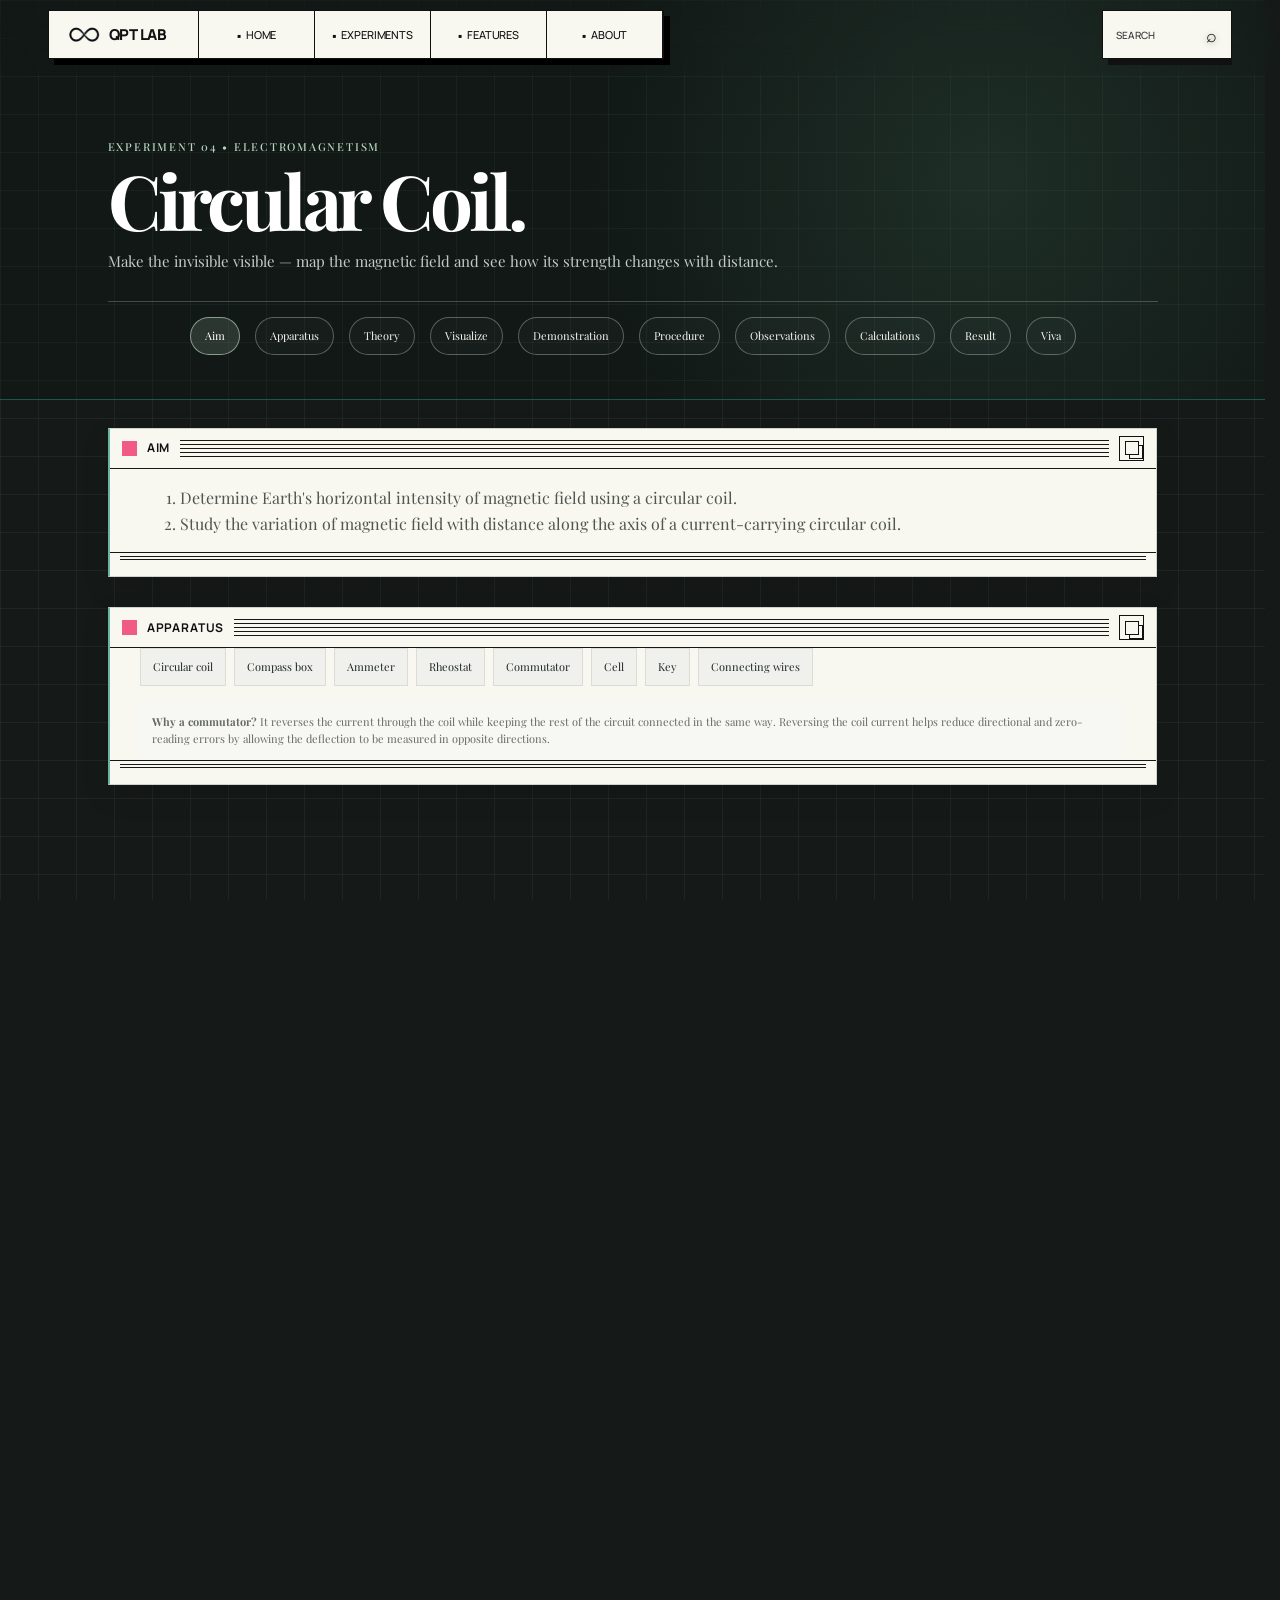
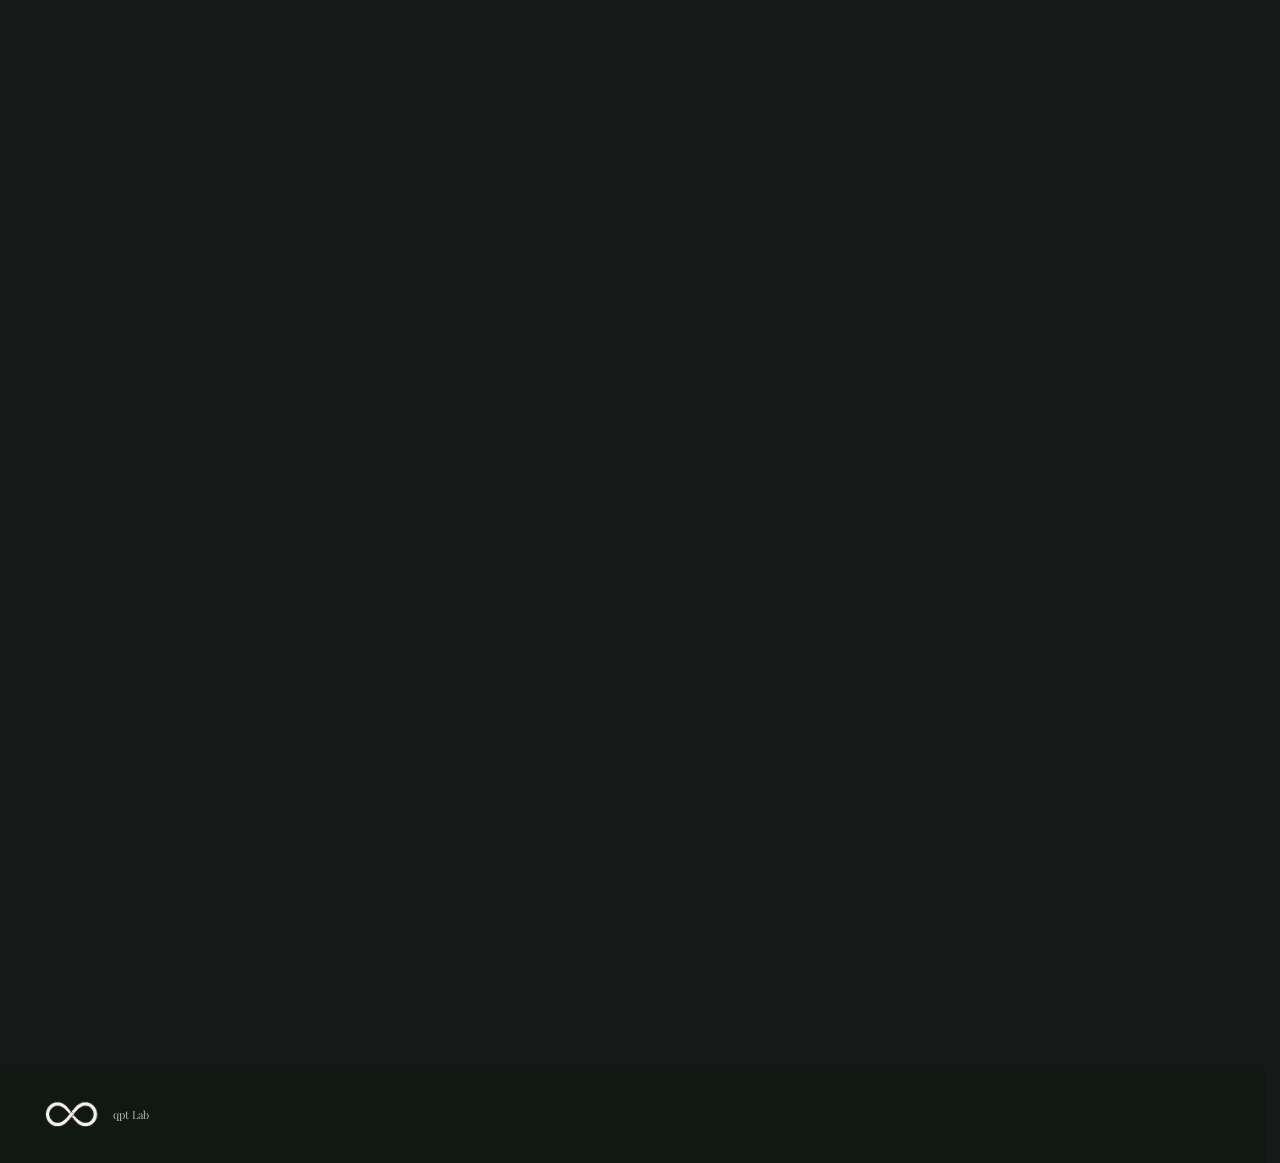
<file: experiment-04.html>
<!DOCTYPE html>
<html lang="en">
<head>
<script>(function(){try{var q=new URLSearchParams(location.search).get("theme");var t=(q==="dark"||q==="light")?q:localStorage.getItem("qptlab-theme")||"light";if(t!=="dark"&&t!=="light")t="light";document.documentElement.setAttribute("data-theme",t);}catch(e){document.documentElement.setAttribute("data-theme","light"); }})();</script>
<meta charset="UTF-8">
<meta name="viewport" content="width=device-width, initial-scale=1.0">
<link rel="preconnect" href="https://fonts.googleapis.com">
<link rel="preconnect" href="https://fonts.gstatic.com" crossorigin>
<link rel="preload" as="image" href="infinity-logo.png" fetchpriority="high">
<link rel="stylesheet" href="https://fonts.googleapis.com/css2?family=Playfair+Display:wght@400;500;600;700&display=block">

<link rel="stylesheet" href="https://fonts.googleapis.com/css2?family=Manrope:wght@400;500;600;700;800&display=block">


<title>Experiment 04 | Circular Coil</title>
<link rel="stylesheet" href="style.css">
<link rel="preconnect" href="https://fonts.googleapis.com">
<link rel="preconnect" href="https://fonts.gstatic.com" crossorigin>
<style>
html,body,body *{font-family:"Playfair Display",Georgia,serif!important}
.exp4-hero{background:var(--dark);color:#fff;padding:70px 0 58px;position:relative;overflow:hidden}
.exp4-hero:after{content:"";position:absolute;inset:0;background:radial-gradient(circle at 78% 45%,rgba(71,112,89,.25),transparent 40%);pointer-events:none}
.exp4-hero .container{position:relative;z-index:1}.exp4-hero .eyebrow{color:#b7d5c1}.exp4-hero h1{font-size:clamp(42px,6vw,76px);line-height:.98;letter-spacing:-.055em;max-width:900px;margin:18px 0}.exp4-hero p{color:#c3cbc5;max-width:760px;font-size:16px}
.exp4-layout{display:grid;grid-template-columns:210px 1fr;gap:42px}.side-nav{position:sticky;top:100px;height:max-content}.side-nav a{display:block;padding:9px 0;color:var(--muted);font-size:12px;border-bottom:1px solid var(--line)}.side-nav a:hover{color:var(--accent)}
.content-block{margin-bottom:70px}.content-block h2{font-size:32px;letter-spacing:-.04em;margin:0 0 18px}.content-block h3{font-size:19px;margin:30px 0 10px}.prose{color:#505650;max-width:820px}.equation{background:#eef3ed;border-left:3px solid var(--accent);padding:20px 24px;font-size:18px;margin:20px 0;overflow:auto}.equation.center{text-align:center}.apparatus{display:flex;flex-wrap:wrap;gap:8px}.chip{padding:9px 12px;background:#f0f1ed;border:1px solid var(--line);font-size:11px}.steps{counter-reset:step;list-style:none;padding:0;max-width:820px}.steps li{counter-increment:step;display:grid;grid-template-columns:40px 1fr;gap:15px;padding:14px 0;border-bottom:1px solid var(--line);color:#505650}.steps li:before{content:counter(step,lower-roman);font-size:11px;color:var(--accent);padding-top:4px}
.lab-panel,.visual-box,.graph-box,.reference{background:#fff;border:1px solid var(--line)}.lab-panel{padding:25px}.visual-box{padding:22px;margin-top:20px}.visual-box svg{display:block;width:100%;height:auto}.visual-image{display:block;width:100%;height:auto;max-width:760px;margin:0 auto}.visual-pair{display:grid;grid-template-columns:1fr;gap:28px}.visual-item{padding:4px 0 18px}.visual-item + .visual-item{border-top:1px solid var(--line);padding-top:28px}.visual-image-biot{max-width:650px}.visual-image-arrangement{max-width:680px}.caption,.graph-note{font-size:10px;color:var(--muted);margin:12px auto 0;max-width:760px;line-height:1.6;text-align:center}.form-grid{display:grid;grid-template-columns:repeat(4,1fr);gap:14px}.field label{display:block;font-size:10px;letter-spacing:.08em;color:var(--muted);margin-bottom:7px}.field input{width:100%;padding:11px 12px;border:1px solid #cdd2cb;background:#fbfcfa;font-size:13px;outline:none}.field input:focus{border-color:var(--accent)}
.table-wrap{overflow-x:auto;margin-top:25px}.obs-table{width:100%;border-collapse:collapse;min-width:1280px}.obs-table th,.obs-table td{border:1px solid #d4d8d1;padding:8px;text-align:center;font-size:10px}.obs-table th{background:#eef1ec;font-size:9px}.obs-table input{width:72px;padding:7px;border:1px solid #d2d7d0;font-size:10px;text-align:center;background:#fff}.obs-table .readonly{background:#f6f8f4;color:#4f594f}
.button-calc,.button-reset{cursor:pointer;padding:12px 18px;font-size:12px;font-weight:700}.button-calc{border:0;background:var(--accent);color:white;margin-top:18px}.button-reset{border:1px solid var(--line);background:#fff;color:var(--ink);margin:18px 0 0 7px}.note{margin-top:15px;padding:12px 14px;background:#f7f7f3;color:var(--muted);font-size:11px}.result-grid{display:grid;grid-template-columns:repeat(4,1fr);gap:10px;margin-top:18px}.result{background:#edf3ed;border:1px solid #d1dbd1;padding:17px}.result span{display:block;font-size:9px;color:var(--muted);text-transform:uppercase}.result strong{display:block;font-size:19px;margin-top:8px;word-break:break-word}.formula-note{font-size:12px;color:var(--muted);margin-top:10px}
/* Experiment demonstration video — matched to Experiment 01 */
.video-box{padding:18px}.video-frame{position:relative;width:100%;aspect-ratio:16/9;overflow:hidden;background:#111}.video-frame iframe{position:absolute;inset:0;width:100%;height:100%;border:0;display:block}.youtube-embed-frame{background:#000;border-radius:2px;box-shadow:0 8px 24px rgba(0,0,0,.08)}.video-heading-content{text-align:center;padding:6px 18px 18px;max-width:820px;margin:0 auto}.video-heading-content .video-title{font-size:20px;letter-spacing:.04em;margin-bottom:9px}.video-heading-content p{font:12px "Manrope",sans-serif;color:var(--muted);line-height:1.7;margin:0 auto;max-width:720px}@media(max-width:560px){.video-heading-content .video-title{font-size:17px}.video-heading-content{padding-left:4px;padding-right:4px}.video-box{padding:12px}}
.graph-box{padding:18px;margin-top:20px}.graph-box svg{width:100%;height:auto;display:block}.graph-downloads{display:flex;gap:8px;flex-wrap:wrap;margin-top:14px}.graph-download-button{border:1px solid var(--accent);cursor:pointer;background:var(--accent);color:#fff;padding:10px 14px;font-size:11px;font-weight:700}.graph-download-button.secondary{background:#fff;color:var(--accent)}.graph-download-button:disabled{opacity:.45;cursor:not-allowed}.axis-label{font-size:13px;fill:#505650}.tick-label{font-size:11px;fill:#666b65}.gridline{stroke:#e3e7e1;stroke-width:1}.plot-axis{stroke:#6a716b;stroke-width:1.4}.data-point{fill:#174f38}.theory-line{stroke:#8a928b;stroke-width:2;stroke-dasharray:6 5}
.vector-controls{display:grid;grid-template-columns:repeat(4,1fr);gap:12px;margin-top:16px}.vector-controls label{font-size:10px;color:var(--muted);display:block}.vector-controls input{width:100%;margin-top:6px}.vector-readout{display:grid;grid-template-columns:repeat(3,1fr);gap:10px;margin-top:16px}.mini-result{background:#f7f8f4;border:1px solid var(--line);padding:12px}.mini-result span{display:block;font-size:9px;color:var(--muted)}.mini-result strong{font-size:16px;display:block;margin-top:5px}
.viva{border:1px solid var(--line);background:#fff;margin:10px 0}.viva button{width:100%;border:0;background:none;text-align:left;padding:16px;cursor:pointer;font-weight:400}.viva .answer{display:none;padding:0 16px 16px;color:var(--muted);font-size:13px}.viva.open .answer{display:block}.reference{margin-top:18px;padding:16px 18px;font-size:12px;color:var(--muted)}.reference a{color:var(--accent);text-decoration:underline}
@media(max-width:900px){.exp4-layout{grid-template-columns:1fr}.side-nav{position:static;display:flex;overflow:auto;gap:20px;border-bottom:1px solid var(--line)}.side-nav a{white-space:nowrap;border:0}.form-grid{grid-template-columns:repeat(2,1fr)}.vector-controls{grid-template-columns:repeat(2,1fr)}.result-grid{grid-template-columns:repeat(2,1fr)}}
@media(max-width:560px){.form-grid,.result-grid,.vector-readout{grid-template-columns:1fr}.vector-controls{grid-template-columns:1fr}.button-reset{margin-left:0}.obs-table{min-width:1120px}.exp4-hero{padding-top:50px}}

/* V20: horizontal quick-access navigation above the experiment hero */
.quick-access-bar{background:#f7f8f4;border-bottom:1px solid var(--line);border-top:1px solid var(--line);position:relative;z-index:5}
.quick-access-inner{display:flex;align-items:center;gap:28px;min-height:54px}
.quick-access-label{font-size:10px;letter-spacing:.16em;color:var(--accent);white-space:nowrap}
.quick-access-links{display:flex;align-items:center;gap:0;flex:1;overflow-x:auto;scrollbar-width:thin}
.quick-access-links a{display:inline-flex;align-items:center;min-height:54px;padding:0 17px;color:var(--muted);font-size:12px;text-decoration:none;border-left:1px solid var(--line);white-space:nowrap;transition:color .15s ease,background .15s ease}
.quick-access-links a:last-child{border-right:1px solid var(--line)}
.quick-access-links a:hover,.quick-access-links a:focus-visible{color:var(--ink);background:#eef3ed;outline:none}
@media(max-width:900px){.quick-access-inner{gap:14px}.quick-access-label{display:none}.quick-access-links a{padding:0 14px}}
</style>

<style id="quick-access-in-hero">
/* V21: quick access sits inside the dark hero, directly below the experiment title and subtitle. */
.exp-hero .quick-access-bar, .exp4-hero .quick-access-bar{
  background:transparent;
  border:0;
  border-top:1px solid rgba(195,203,197,.32);
  position:relative;
  z-index:4;
  margin-top:32px;
}
.exp-hero .quick-access-inner, .exp4-hero .quick-access-inner{
  display:flex;
  align-items:center;
  gap:24px;
  min-height:50px;
}
.exp-hero .quick-access-label, .exp4-hero .quick-access-label{
  color:#b7d5c1;
  font-size:9px;
  letter-spacing:.18em;
  white-space:nowrap;
}
.exp-hero .quick-access-links, .exp4-hero .quick-access-links{
  display:flex;
  align-items:stretch;
  flex:1;
  overflow-x:auto;
  scrollbar-width:none;
}
.exp-hero .quick-access-links::-webkit-scrollbar, .exp4-hero .quick-access-links::-webkit-scrollbar{display:none}
.exp-hero .quick-access-links a, .exp4-hero .quick-access-links a{
  display:inline-flex;
  align-items:center;
  min-height:50px;
  padding:0 16px;
  color:#c3cbc5;
  font-size:11px;
  text-decoration:none;
  border-left:1px solid rgba(195,203,197,.18);
  white-space:nowrap;
  transition:background .18s ease,color .18s ease;
}
.exp-hero .quick-access-links a:last-child, .exp4-hero .quick-access-links a:last-child{border-right:1px solid rgba(195,203,197,.18)}
.exp-hero .quick-access-links a:hover, .exp-hero .quick-access-links a:focus-visible,
.exp4-hero .quick-access-links a:hover, .exp4-hero .quick-access-links a:focus-visible{
  background:rgba(183,213,193,.10);
  color:#fff;
  outline:none;
}
@media(max-width:900px){
  .exp-hero .quick-access-inner, .exp4-hero .quick-access-inner{gap:12px}
  .exp-hero .quick-access-label, .exp4-hero .quick-access-label{display:none}
  .exp-hero .quick-access-links a, .exp4-hero .quick-access-links a{padding:0 13px}
}
</style>

<style id="quick-access-in-hero-v21">
/* V21: Quick access is part of the dark hero, immediately below the title and subtitle. */
.exp-hero .quick-access-bar,.exp4-hero .quick-access-bar{background:transparent!important;border:0!important;border-top:1px solid rgba(195,203,197,.30)!important;position:relative;z-index:4;margin-top:30px!important;}
.exp-hero .quick-access-inner,.exp4-hero .quick-access-inner{display:flex;align-items:center;gap:24px;min-height:48px;}
.exp-hero .quick-access-label,.exp4-hero .quick-access-label{color:#b7d5c1;font-size:9px;letter-spacing:.18em;white-space:nowrap;}
.exp-hero .quick-access-links,.exp4-hero .quick-access-links{display:flex;align-items:stretch;flex:1;overflow-x:auto;scrollbar-width:none;}
.exp-hero .quick-access-links::-webkit-scrollbar,.exp4-hero .quick-access-links::-webkit-scrollbar{display:none;}
.exp-hero .quick-access-links a,.exp4-hero .quick-access-links a{display:inline-flex;align-items:center;min-height:48px;padding:0 15px;color:#c3cbc5;font-size:11px;text-decoration:none;border-left:1px solid rgba(195,203,197,.17);white-space:nowrap;transition:background .18s ease,color .18s ease;}
.exp-hero .quick-access-links a:last-child,.exp4-hero .quick-access-links a:last-child{border-right:1px solid rgba(195,203,197,.17);}
.exp-hero .quick-access-links a:hover,.exp-hero .quick-access-links a:focus-visible,.exp4-hero .quick-access-links a:hover,.exp4-hero .quick-access-links a:focus-visible{background:rgba(183,213,193,.10);color:#fff;outline:none;}
@media(max-width:900px){.exp-hero .quick-access-inner,.exp4-hero .quick-access-inner{gap:12px}.exp-hero .quick-access-label,.exp4-hero .quick-access-label{display:none}.exp-hero .quick-access-links a,.exp4-hero .quick-access-links a{padding:0 13px;}}
</style>

<style id="v22-compact-fullwidth">
/* V22: compact experiment hero and full-width experiment content. */
.exp-hero,.exp4-hero{padding-top:42px!important;padding-bottom:0!important;}
.exp-hero h1,.exp4-hero h1{margin-top:12px!important;margin-bottom:12px!important;}
.exp-hero p,.exp4-hero p{max-width:none!important;margin-bottom:0!important;}
.exp-hero .quick-access-bar,.exp4-hero .quick-access-bar{margin-top:22px!important;}
.exp-hero .quick-access-inner,.exp4-hero .quick-access-inner{min-height:48px!important;}
.exp-layout{display:block!important;width:100%!important;}
.exp-layout>.side-nav{display:none!important;}
.exp-layout>main,.exp-layout>.exp-main,.exp-layout>.content{width:100%!important;max-width:none!important;min-width:0!important;}
.content-block{width:100%!important;max-width:none!important;}
.content-block .prose,.prose,.steps{max-width:none!important;width:100%!important;}
.equation,.visual-box,.lab-panel,.reference{max-width:none!important;width:100%;box-sizing:border-box;}
@media(max-width:900px){.exp-hero,.exp4-hero{padding-top:32px!important;padding-bottom:0!important;}}
</style>

<style id="v22-final-page-width">
/* V22 final: compact hero + broad reading column, matching the approved preview. */
.exp-hero,.exp4-hero{padding-top:38px!important;padding-bottom:0!important;}
.exp-hero h1,.exp4-hero h1{margin:10px 0 10px!important;}
.exp-hero p,.exp4-hero p{max-width:none!important;margin:0!important;}
.exp-hero .quick-access-bar,.exp4-hero .quick-access-bar{margin-top:20px!important;}
.exp-hero>.container,.exp4-hero>.container,main.section.container{width:calc(100% - 80px)!important;max-width:1440px!important;}
main.section.container .content-block,main.section.container .prose,main.section.container .steps{width:100%!important;max-width:none!important;}
main.section.container .equation,main.section.container .visual-box,main.section.container .lab-panel,main.section.container .reference{width:100%!important;max-width:none!important;}
@media(max-width:900px){.exp-hero>.container,.exp4-hero>.container,main.section.container{width:calc(100% - 40px)!important}.exp-hero,.exp4-hero{padding-top:30px!important;}}
</style>

<style id="v28-quick-access-light-active">
/* V28: quiet cream navigation with the same light-green selection used in the lab schedule. */
.experiment-page > .quick-access-bar {
  background: var(--bg) !important;
  border-top: 1px solid var(--line) !important;
  border-bottom: 1px solid var(--line) !important;
}
.experiment-page > .quick-access-bar .quick-access-label {
  color: var(--muted) !important;
  border-right: 1px solid var(--line) !important;
}
.experiment-page > .quick-access-bar .quick-access-links a {
  color: var(--ink) !important;
  background: var(--bg) !important;
  border-left: 1px solid var(--line) !important;
  transition: background .18s ease, color .18s ease, border-color .18s ease !important;
}
.experiment-page > .quick-access-bar .quick-access-links a:hover,
.experiment-page > .quick-access-bar .quick-access-links a:focus-visible {
  background: var(--accent-2) !important;
  color: var(--ink) !important;
  outline: none !important;
}
.experiment-page > .quick-access-bar .quick-access-links a.active {
  background: var(--accent-2) !important;
  color: var(--accent-ink, #142319) !important;
  border-color: #b9ccbF !important;
  box-shadow: inset 0 0 0 1px #b9ccbF !important;
}
.experiment-page > .quick-access-bar .quick-access-links a.active + a {
  border-left-color: #b9ccbF !important;
}
</style>

<style id="v28-unified-experiment-spacing">
/* V28: unified vertical rhythm across all individual experiment pages. */
.experiment-page > main.section.container {
  padding-top: 64px !important;
  padding-bottom: 64px !important;
}
.experiment-page > main.section.container .content-block {
  margin-bottom: 56px !important;
}
.experiment-page > main.section.container .content-block:last-child {
  margin-bottom: 0 !important;
}
@media (max-width: 900px) {
  .experiment-page > main.section.container {
    padding-top: 48px !important;
    padding-bottom: 48px !important;
  }
  .experiment-page > main.section.container .content-block {
    margin-bottom: 44px !important;
  }
}
</style>


<style id="quick-access-centered-final">
/* Final: center the experiment quick-access pills beneath the inspiration line. */
.exp-hero .quick-access-bar,
.exp4-hero .quick-access-bar {
  width: 100% !important;
  margin-top: 22px !important;
  padding: 0 !important;
  border: 0 !important;
  background: transparent !important;
}
.exp-hero .quick-access-inner,
.exp4-hero .quick-access-inner {
  display: flex !important;
  align-items: center !important;
  justify-content: center !important;
  gap: 0 !important;
  min-height: 0 !important;
  width: 100% !important;
}
.exp-hero .quick-access-label,
.exp4-hero .quick-access-label {
  display: none !important;
}
.exp-hero .quick-access-links,
.exp4-hero .quick-access-links {
  display: flex !important;
  align-items: center !important;
  justify-content: center !important;
  flex: 0 0 auto !important;
  width: auto !important;
  max-width: 100% !important;
  overflow-x: auto !important;
  scrollbar-width: none !important;
}
.exp-hero .quick-access-links::-webkit-scrollbar,
.exp4-hero .quick-access-links::-webkit-scrollbar { display: none !important; }
.exp-hero .quick-access-links a,
.exp4-hero .quick-access-links a {
  flex: 0 0 auto !important;
  min-width: 0 !important;
  min-height: 38px !important;
  height: 38px !important;
  padding: 0 15px !important;
  margin: 0 3px !important;
  display: inline-flex !important;
  align-items: center !important;
  justify-content: center !important;
  border: 1px solid rgba(195,203,197,.45) !important;
  border-radius: 999px !important;
  background: transparent !important;
  color: #c3cbc5 !important;
  white-space: nowrap !important;
}
.exp-hero .quick-access-links a:hover,
.exp-hero .quick-access-links a:focus-visible,
.exp4-hero .quick-access-links a:hover,
.exp4-hero .quick-access-links a:focus-visible {
  background: rgba(183,213,193,.10) !important;
  color: #fff !important;
}
@media (max-width: 900px) {
  .exp-hero .quick-access-links,
  .exp4-hero .quick-access-links {
    justify-content: flex-start !important;
    width: 100% !important;
  }
  .exp-hero .quick-access-links a,
  .exp4-hero .quick-access-links a {
    padding: 0 13px !important;
  }
}
</style>


<style id="quick-access-centered-v38">
/* V38: center the experiment quick-access pills as one compact group. */
.exp-hero .quick-access-bar,
.exp4-hero .quick-access-bar{
  width:100%;
}
.exp-hero .quick-access-inner,
.exp4-hero .quick-access-inner{
  justify-content:center;
  gap:0;
}
.exp-hero .quick-access-label,
.exp4-hero .quick-access-label{
  display:none !important;
}
.exp-hero .quick-access-links,
.exp4-hero .quick-access-links{
  flex:0 1 auto !important;
  width:max-content;
  max-width:100%;
  margin:0 auto;
  justify-content:center;
}
@media(max-width:900px){
  .exp-hero .quick-access-links,
  .exp4-hero .quick-access-links{
    width:100%;
    max-width:100%;
    margin:0;
    justify-content:flex-start;
  }
}
</style>
<style id="v40-quick-access-true-centered">
/* V40: force the quick-access group to use the full hero width on every experiment page. */
.exp-hero .exp-hero-grid > *,
.exp4-hero .exp-hero-grid > * {
  grid-column: 1 / -1 !important;
  width: 100% !important;
  max-width: none !important;
}
.exp-hero .quick-access-bar,
.exp4-hero .quick-access-bar {
  width: 100% !important;
  margin-left: 0 !important;
  margin-right: 0 !important;
}
.exp-hero .quick-access-inner,
.exp4-hero .quick-access-inner {
  width: 100% !important;
  display: flex !important;
  justify-content: center !important;
  align-items: center !important;
}
.exp-hero .quick-access-links,
.exp4-hero .quick-access-links {
  flex: 0 0 auto !important;
  width: max-content !important;
  max-width: calc(100% - 8px) !important;
  margin: 0 auto !important;
  display: flex !important;
  justify-content: center !important;
  align-items: center !important;
}
@media (max-width: 900px) {
  .exp-hero .quick-access-links,
  .exp4-hero .quick-access-links {
    width: 100% !important;
    max-width: 100% !important;
    justify-content: flex-start !important;
    overflow-x: auto !important;
  }
}
</style>

<style id="static-header-navigation-v59">
/* V59: static header/navigation. No opening sweep, reveal, fade, transform, or transition. */
.site-header, .site-header *,
.home-site-header, .home-site-header *,
.exp-hero, .exp4-hero, .exp-hero *, .exp4-hero *,
.quick-access-bar, .quick-access-bar * {
  animation: none !important;
  transition: none !important;
  transform: none !important;
  clip-path: none !important;
  mask: none !important;
  -webkit-mask: none !important;
  will-change: auto !important;
}
.exp-hero, .exp4-hero {
  background: #111713 !important;
  opacity: 1 !important;
  visibility: visible !important;
}
html[data-theme="dark"] .exp-hero,
html[data-theme="dark"] .exp4-hero { background: #0b0e0c !important; }
</style>
<script id="qpt-static-navigation-init">
/* QPT static navigation: prevent browser history from restoring an old scroll position during page navigation. */
try { if ("scrollRestoration" in history) history.scrollRestoration = "manual"; } catch (e) {}
</script>
<style id="qpt-v63-paint-stability">
/* V63: eliminate first-paint layout/compositing changes. */
html{scroll-behavior:auto!important;scrollbar-gutter:stable!important;overflow-anchor:none!important;}
body{overflow-anchor:none!important;font-synthesis:none;}
.site-header,.home-site-header,.nav,.hero,.hero::before,.hero::after,.hero-grid,.exp-hero,.exp4-hero,.quick-access-bar{contain:layout paint!important;}
.site-header,.home-site-header,.nav,.theme-toggle{backface-visibility:hidden!important;}
.theme-toggle{width:74px!important;min-width:74px!important;flex:0 0 74px!important;box-sizing:border-box!important;}
</style><style id="qpt-v123-nav-transplant">

/* ================================================================
   QPT NAV — transplanted from Tavus V123
   Navigation only: keep the base QPT Lab page design unchanged.
   ================================================================ */
.tavus-floating-header{
  position:fixed!important;top:0!important;left:0!important;right:0!important;width:100%!important;
  height:70px!important;padding:10px 0 11px!important;margin:0!important;background:transparent!important;
  border:0!important;z-index:2147483000!important;pointer-events:none!important;
}
.tavus-floating-header.qpt-nav-scrolled{top:0!important;}
.tavus-exact-nav{
  position:relative!important;width:calc(100% - 96px)!important;max-width:none!important;
  height:49px!important;min-height:49px!important;margin:0 auto!important;padding:0!important;
  display:block!important;background:transparent!important;border:0!important;box-shadow:none!important;
  overflow:visible!important;isolation:auto!important;
}
.tavus-nav-left{
  position:absolute!important;left:0!important;top:0!important;height:49px!important;width:auto!important;
  max-width:none!important;min-width:0!important;margin:0!important;padding:0!important;display:flex!important;
  align-items:stretch!important;background:#f8f7f0!important;border:1px solid #111!important;
  box-shadow:6px 6px 0 #000!important;z-index:20!important;overflow:visible!important;
}
.tavus-brand{
  flex:0 0 150px!important;width:150px!important;min-width:150px!important;height:47px!important;
  padding:0 20px!important;border:0!important;border-right:1px solid #111!important;
  box-shadow:none!important;background:#f8f7f0!important;display:flex!important;align-items:center!important;gap:9px!important;
}
.tavus-brand .brand-mark,.tavus-brand .brand-mark img{width:31px!important;height:31px!important;object-fit:contain!important;}
.tavus-brand .brand-name{font:800 15px/1 "Manrope",Arial,sans-serif!important;letter-spacing:-.035em!important;color:#111!important;}
.tavus-links{
  display:flex!important;align-items:stretch!important;height:47px!important;background:#f8f7f0!important;
}
.tavus-links>a{
  height:47px!important;min-width:116px!important;padding:0 15px!important;display:flex!important;
  align-items:center!important;justify-content:center!important;gap:5px!important;border:0!important;
  border-right:1px solid #111!important;box-shadow:none!important;border-radius:0!important;
  background:#f8f7f0!important;color:#111!important;font:500 11px/1 "Manrope",Arial,sans-serif!important;
  letter-spacing:-.01em!important;white-space:nowrap!important;
}
.tavus-links>a:hover{background:#efeee7!important;color:#111!important;transform:none!important;}
.tavus-links>a>span:first-child{font-size:12px!important;margin:0!important;}
.tavus-experiments-parent{position:relative!important;z-index:100!important;}
.tavus-nav-right{
  position:absolute!important;right:0!important;top:0!important;height:49px!important;width:130px!important;
  min-width:130px!important;margin:0!important;padding:0!important;display:block!important;
  background:#f8f7f0!important;border:1px solid #111!important;box-shadow:6px 6px 0 #111!important;
  z-index:20!important;overflow:visible!important;
}
.tavus-search{
  width:128px!important;min-width:128px!important;height:47px!important;border:0!important;
  box-shadow:none!important;background:#f8f7f0!important;border-radius:0!important;
}
.tavus-search input{
  width:92px!important;height:100%!important;padding:0 4px 0 13px!important;color:#111!important;
  background:transparent!important;border:0!important;outline:0!important;font:500 10px/1 "Manrope",Arial,sans-serif!important;
  letter-spacing:.02em!important;
}
.tavus-search input::placeholder{color:#333!important;opacity:1!important;}
.tavus-search button{width:32px!important;height:100%!important;padding:0!important;border:0!important;border-radius:0!important;background:transparent!important;color:#111!important;font-size:18px!important;cursor:pointer!important;}
.tavus-exact-nav::before{display:none!important;content:none!important;}
.tavus-mega{
  position:fixed!important;z-index:2147483647!important;display:block!important;opacity:0!important;visibility:hidden!important;
  pointer-events:none!important;transform:translateY(-2px)!important;background:#f8f7f0!important;color:#111!important;
  border:1px solid #111!important;box-shadow:6px 6px 0 #111!important;overflow:hidden!important;
}
.tavus-mega.qpt-mega-open{opacity:1!important;visibility:visible!important;pointer-events:auto!important;transform:translateY(0)!important;}
.tavus-mega-title{position:relative!important;z-index:1!important;display:block!important;padding:15px 18px 12px!important;background:#f8f7f0!important;color:#111!important;font:700 10px/1 "Manrope",Arial,sans-serif!important;letter-spacing:.12em!important;border-bottom:1px solid #111!important;}
.tavus-mega-grid{position:relative!important;z-index:1!important;display:grid!important;grid-template-columns:repeat(2,minmax(0,1fr))!important;}
.tavus-mega-grid>a{min-height:61px!important;padding:12px 15px!important;display:grid!important;grid-template-columns:32px 1fr!important;align-items:center!important;gap:10px!important;color:#111!important;border:0!important;border-right:1px solid #111!important;border-bottom:1px solid #111!important;border-radius:0!important;background:#f8f7f0!important;font:600 13px/1.25 "Manrope",Arial,sans-serif!important;}
.tavus-mega-grid>a:nth-child(even){border-right:0!important;}
.tavus-mega-grid>a:hover{background:#f06b9a!important;color:#111!important;}
.tavus-mega-grid b{font:800 13px/1 "Manrope",Arial,sans-serif!important;}
.tavus-mega-grid span{font:600 13px/1.25 "Manrope",Arial,sans-serif!important;}
/* Override legacy navigation rules without touching the rest of the site. */
.tavus-floating-header .menu-toggle{display:none!important;}
.tavus-floating-header .nav-links{gap:0!important;}
@media(max-width:1000px){
  .tavus-exact-nav{width:calc(100% - 48px)!important;}
  .tavus-brand{flex-basis:140px!important;width:140px!important;min-width:140px!important;padding:0 14px!important;}
  .tavus-links>a{min-width:105px!important;padding:0 10px!important;font-size:10px!important;}
}
@media(max-width:760px){
  .tavus-floating-header{height:58px!important;padding:7px 0 9px!important;}
  .tavus-exact-nav{width:calc(100% - 24px)!important;height:52px!important;min-height:52px!important;}
  .tavus-nav-left{height:52px!important;max-width:calc(100% - 104px)!important;overflow:hidden!important;}
  .tavus-brand{flex-basis:112px!important;width:112px!important;min-width:112px!important;height:50px!important;padding:0 10px!important;}
  .tavus-brand .brand-name{font-size:12px!important;}
  .tavus-links>a{min-width:auto!important;padding:0 8px!important;height:50px!important;font-size:8px!important;}
  .tavus-nav-right{height:52px!important;width:100px!important;min-width:100px!important;}
  .tavus-search{width:98px!important;height:50px!important;}
  .tavus-search input{display:none!important;}
  .tavus-mega{left:12px!important;top:59px!important;width:calc(100vw - 24px)!important;max-width:none!important;}
}
/* Fixed navigation must not cover the first hero content. */
.home-site-header.tavus-floating-header + main .hero{padding-top:70px!important;}
body.experiment-page .tavus-floating-header + .exp-hero{padding-top:140px!important;}
body.experiment-page .tavus-floating-header + .exp4-hero{padding-top:140px!important;}

</style>

<style id="qpt-v135-nav-interaction-fix">
/* V135 interaction fix: the floating Tavus navigation is visually transparent at the
   header layer, but its actual controls must remain clickable. */
.tavus-floating-header,
.tavus-exact-nav,
.tavus-exact-nav * { pointer-events:auto !important; }
.tavus-mega { pointer-events:none !important; }
.tavus-mega.qpt-mega-open { pointer-events:auto !important; }
</style>

<style id="qpt-v183-section-frame-rails">
/* Section frame rails inspired by the reference's labelled monitor border. */
.qpt-frame-section{position:relative!important;box-sizing:border-box!important;border:1px solid #111!important;overflow:visible!important;padding-top:0!important;padding-bottom:0!important;}
.qpt-frame-top{height:35px;display:flex;align-items:center;gap:9px;padding:0 9px;background:#f8f7f0;border-bottom:1px solid #111;box-sizing:border-box;color:#111;font:600 10px/1 "Manrope",Arial,sans-serif;letter-spacing:.1em;text-transform:uppercase;}
.qpt-frame-dot{display:inline-block;flex:0 0 12px;width:12px;height:12px;background:#f15b83;}
.qpt-frame-label{white-space:nowrap;max-width:45%;overflow:hidden;text-overflow:ellipsis;font-size:12px!important;font-weight:700!important;letter-spacing:.08em!important;}
.qpt-frame-lines{height:17px;flex:1;min-width:12px;background:repeating-linear-gradient(to bottom,#171717 0,#171717 1px,transparent 1px,transparent 4px);}
.qpt-frame-square{width:25px;height:25px;flex:0 0 25px;border:1px solid #111;display:flex;align-items:center;justify-content:center;box-sizing:border-box;background:#f8f7f0;}
.qpt-frame-square:before{content:"";width:10px;height:10px;border:1px solid #111;box-shadow:3px 3px 0 -1px #f8f7f0,3px 3px 0 0 #111;}
.qpt-frame-bottom{height:12px;display:flex;align-items:center;padding:0 9px;border-top:1px solid #111;background:#f8f7f0;box-sizing:border-box;}
.qpt-frame-bottom:before{content:"";display:block;width:100%;height:5px;background:repeating-linear-gradient(to bottom,#171717 0,#171717 1px,transparent 1px,transparent 3px);}
/* Keep content panels and their original internal spacing. */
.qpt-frame-section > :not(.qpt-frame-top):not(.qpt-frame-bottom){margin-left:0; margin-right:0;}
.qpt-frame-section > .section-heading:first-of-type{padding-top:24px;}
.qpt-frame-section.content-block{margin-bottom:56px!important;}
#today-lab.qpt-frame-section,#experiments.qpt-frame-section,#features.qpt-frame-section,#about.qpt-frame-section{padding-left:0!important;padding-right:0!important;}
@media(max-width:700px){.qpt-frame-top{height:32px;gap:7px;padding:0 7px}.qpt-frame-label{font-size:11px!important;font-weight:700!important;max-width:55%}.qpt-frame-square{width:22px;height:22px;flex-basis:22px}.qpt-frame-section.content-block{margin-bottom:38px!important}}
</style>
<script id="qpt-v183-section-frame-script">
(function(){
 function addFrames(){
  var isExperiment=document.body.classList.contains('experiment-page');
  var targets=isExperiment?Array.from(document.querySelectorAll('main.section.container > section.content-block')):Array.from(document.querySelectorAll('main > section#today-lab, main > section#experiments, main > section#features, main > section#about'));
  targets.forEach(function(section){
   if(section.classList.contains('qpt-frame-section')) return;
   var heading=section.querySelector('h2');
   if(!heading) return;
   var label=(heading.textContent||'').replace(/\s+/g,' ').trim();
   if(!label) label=section.id.replace(/-/g,' ');
   section.classList.add('qpt-frame-section');
   var top=document.createElement('div');top.className='qpt-frame-top';top.setAttribute('aria-hidden','true');
   var dot=document.createElement('span');dot.className='qpt-frame-dot';
   var text=document.createElement('span');text.className='qpt-frame-label';text.textContent=label;
   var lines=document.createElement('span');lines.className='qpt-frame-lines';
   var square=document.createElement('span');square.className='qpt-frame-square';
   top.append(dot,text,lines,square);
   var bottom=document.createElement('div');bottom.className='qpt-frame-bottom';bottom.setAttribute('aria-hidden','true');
   section.insertBefore(top,section.firstChild);section.appendChild(bottom);
  });
 }
 if(document.readyState==='loading')document.addEventListener('DOMContentLoaded',addFrames);else addFrames();
})();
</script>


<style id="qpt-v184-hide-duplicate-section-headings">
/* The frame rail already carries the section title; hide the repeated large title inside each panel. */
.qpt-frame-section > h2 { display: none !important; }
.qpt-frame-section .section-heading h2 { display: none !important; }
/* Keep eyebrow labels, descriptive text, and any nested subheadings untouched. */
</style>


<style id="qpt-v193-experiment-section-reference-style">
/* Bring experiment sections closer to the framed, editorial card treatment in the reference. */
body.experiment-page > main.section.container > section.content-block.qpt-frame-section {
  background: #f8f7f0 !important;
  border: 1px solid #d4d8cf !important;
  border-left: 3px solid #6ea99a !important;
  box-sizing: border-box !important;
  padding: 0 0 26px !important;
  margin: 0 0 54px !important;
  overflow: visible !important;
}
body.experiment-page .qpt-frame-section > .qpt-frame-top {
  height: 40px !important;
  margin: 0 !important;
  padding: 0 12px !important;
  gap: 10px !important;
  background: #f8f7f0 !important;
  border-bottom: 1px solid #171717 !important;
}
body.experiment-page .qpt-frame-section > .qpt-frame-top .qpt-frame-label {
  max-width: 52% !important;
  font-family: "Manrope", Arial, sans-serif !important;
  font-size: 12px !important;
  font-weight: 700 !important;
  letter-spacing: .07em !important;
}
body.experiment-page .qpt-frame-section > .qpt-frame-top .qpt-frame-lines {
  height: 17px !important;
  background: repeating-linear-gradient(to bottom,#171717 0,#171717 1px,transparent 1px,transparent 4px) !important;
}
body.experiment-page .qpt-frame-section > .qpt-frame-top .qpt-frame-square {
  width: 25px !important;
  height: 25px !important;
  flex-basis: 25px !important;
}
body.experiment-page .qpt-frame-section > .qpt-frame-bottom {
  margin: 0 !important;
  height: 12px !important;
  padding: 0 10px !important;
  border-top: 1px solid #171717 !important;
}
body.experiment-page .qpt-frame-section > :not(.qpt-frame-top):not(.qpt-frame-bottom) {
  margin-left: 28px !important;
  margin-right: 28px !important;
}
body.experiment-page .qpt-frame-section > .eyebrow {
  padding-top: 19px !important;
  margin-bottom: 14px !important;
}
body.experiment-page .qpt-frame-section > .qpt-frame-top + .section-heading {
  padding-top: 18px !important;
}
body.experiment-page .qpt-frame-section > .qpt-frame-top + .eyebrow + h2 {
  display: none !important;
}
body.experiment-page .qpt-frame-section > .qpt-frame-top + .eyebrow {
  padding-top: 19px !important;
}
body.experiment-page .qpt-frame-section > .qpt-frame-top + .eyebrow + p,
body.experiment-page .qpt-frame-section > .qpt-frame-top + .eyebrow + div,
body.experiment-page .qpt-frame-section > .qpt-frame-top + .eyebrow + ol,
body.experiment-page .qpt-frame-section > .qpt-frame-top + .eyebrow + ul {
  margin-top: 0 !important;
}
@media (max-width: 700px) {
  body.experiment-page > main.section.container > section.content-block.qpt-frame-section {
    padding-bottom: 20px !important;
    margin-bottom: 34px !important;
  }
  body.experiment-page .qpt-frame-section > .qpt-frame-top {
    height: 36px !important;
    padding: 0 7px !important;
    gap: 7px !important;
  }
  body.experiment-page .qpt-frame-section > .qpt-frame-top .qpt-frame-label {
    font-size: 10px !important;
    max-width: 58% !important;
  }
  body.experiment-page .qpt-frame-section > :not(.qpt-frame-top):not(.qpt-frame-bottom) {
    margin-left: 14px !important;
    margin-right: 14px !important;
  }
  body.experiment-page .qpt-frame-section > .eyebrow {
    padding-top: 15px !important;
  }
}
</style>


<style id="qpt-v194-experiment-section-frames">
/* Actual section frame markup for experiment pages, matching the homepage feature panel reference. */
body.experiment-page main.section.container .content-block.qpt-frame-section {
  display:block!important; box-sizing:border-box!important; background:#f8f7f0!important;
  border:1px solid #cfd4cc!important; border-left:2px solid #66b7a5!important;
  margin:0 0 30px!important; padding:0 0 12px!important; overflow:visible!important;
}
.qpt-frame-top {height:42px;display:flex;align-items:center;gap:10px;padding:0 12px;margin:0 12px;background:transparent;border-bottom:1px solid #171717;box-sizing:border-box;color:#111;}
.qpt-frame-dot {display:block;flex:0 0 15px;width:15px;height:15px;background:#f15b83;}
.qpt-frame-label {white-space:nowrap;max-width:45%;overflow:hidden;text-overflow:ellipsis;font-family:"Playfair Display",Georgia,serif;font-size:15px!important;font-weight:700!important;letter-spacing:.055em!important;color:#111;}
.qpt-frame-lines {height:18px;flex:1;min-width:12px;background:repeating-linear-gradient(to bottom,#171717 0,#171717 1px,transparent 1px,transparent 4px);}
.qpt-frame-square {width:30px;height:30px;flex:0 0 30px;border:1px solid #111;display:flex;align-items:center;justify-content:center;box-sizing:border-box;background:#f8f7f0;}
.qpt-frame-square:before {content:"";width:12px;height:12px;border:1px solid #111;box-shadow:4px 4px 0 -1px #f8f7f0,4px 4px 0 0 #111;}
.qpt-frame-bottom {height:12px;display:flex;align-items:center;margin:0 12px;padding:0 10px;border-top:1px solid #171717;box-sizing:border-box;background:transparent;}
.qpt-frame-bottom:before {content:"";display:block;width:100%;height:5px;background:repeating-linear-gradient(to bottom,#171717 0,#171717 1px,transparent 1px,transparent 3px);}
body.experiment-page main.section.container .content-block.qpt-frame-section > .eyebrow {display:none!important;}
body.experiment-page main.section.container .content-block.qpt-frame-section > h2 {margin-top:24px!important;padding-left:30px!important;padding-right:30px!important;}
body.experiment-page main.section.container .content-block.qpt-frame-section > p,
body.experiment-page main.section.container .content-block.qpt-frame-section > .prose,
body.experiment-page main.section.container .content-block.qpt-frame-section > .apparatus,
body.experiment-page main.section.container .content-block.qpt-frame-section > .equation,
body.experiment-page main.section.container .content-block.qpt-frame-section > .visual-card,
body.experiment-page main.section.container .content-block.qpt-frame-section > .procedure-list,
body.experiment-page main.section.container .content-block.qpt-frame-section > .table-wrap,
body.experiment-page main.section.container .content-block.qpt-frame-section > table,
body.experiment-page main.section.container .content-block.qpt-frame-section > .calculator,
body.experiment-page main.section.container .content-block.qpt-frame-section > .graph-wrap,
body.experiment-page main.section.container .content-block.qpt-frame-section > .result-card,
body.experiment-page main.section.container .content-block.qpt-frame-section > .viva-list {margin-left:30px!important;margin-right:30px!important;}
body.experiment-page main.section.container .content-block.qpt-frame-section > *:last-child:not(.qpt-frame-bottom) {margin-bottom:18px;}
@media(max-width:700px){
 body.experiment-page main.section.container .content-block.qpt-frame-section{margin-bottom:20px!important;}
 .qpt-frame-top{height:38px;margin:0 7px;padding:0 6px;gap:7px;}
 .qpt-frame-label{font-size:12px!important;max-width:52%;}
 .qpt-frame-square{width:24px;height:24px;flex-basis:24px;}
 body.experiment-page main.section.container .content-block.qpt-frame-section > h2{padding-left:18px!important;padding-right:18px!important;}
 body.experiment-page main.section.container .content-block.qpt-frame-section > p,
 body.experiment-page main.section.container .content-block.qpt-frame-section > .prose,
 body.experiment-page main.section.container .content-block.qpt-frame-section > .apparatus,
 body.experiment-page main.section.container .content-block.qpt-frame-section > .equation,
 body.experiment-page main.section.container .content-block.qpt-frame-section > *:not(.qpt-frame-top):not(.qpt-frame-bottom):not(.eyebrow):not(h2){margin-left:18px!important;margin-right:18px!important;}
}
</style>


<style id="qpt-v195-section-content-containment">
/* Keep every section's contents inside its cream frame. Some legacy blocks use
   width:100% plus horizontal margins, which otherwise pushes them past the border. */
body.experiment-page main.section.container .content-block.qpt-frame-section,
body.experiment-page main.section.container .content-block.qpt-frame-section * {
  box-sizing: border-box !important;
}
body.experiment-page main.section.container .content-block.qpt-frame-section {
  min-width: 0 !important;
  max-width: 100% !important;
}
body.experiment-page main.section.container .content-block.qpt-frame-section > :not(.qpt-frame-top):not(.qpt-frame-bottom):not(.eyebrow):not(h2) {
  width: auto !important;
  max-width: calc(100% - 60px) !important;
  min-width: 0 !important;
}
body.experiment-page main.section.container .content-block.qpt-frame-section .equation,
body.experiment-page main.section.container .content-block.qpt-frame-section .visual-card,
body.experiment-page main.section.container .content-block.qpt-frame-section .table-wrap,
body.experiment-page main.section.container .content-block.qpt-frame-section .calculator,
body.experiment-page main.section.container .content-block.qpt-frame-section .graph-wrap,
body.experiment-page main.section.container .content-block.qpt-frame-section .result-card,
body.experiment-page main.section.container .content-block.qpt-frame-section table {
  max-width: 100% !important;
  min-width: 0 !important;
}
body.experiment-page main.section.container .content-block.qpt-frame-section .table-wrap,
body.experiment-page main.section.container .content-block.qpt-frame-section .graph-wrap {
  overflow-x: auto !important;
}
@media (max-width:700px) {
  body.experiment-page main.section.container .content-block.qpt-frame-section > :not(.qpt-frame-top):not(.qpt-frame-bottom):not(.eyebrow):not(h2) {
    max-width: calc(100% - 36px) !important;
  }
}
</style>

<style id="qpt-shared-retro-video-layout-v270">
.qpt-video-companion{padding:18px!important;background:var(--surface,#fff)!important;}
.qpt-video-companion .video-heading-content{max-width:none;text-align:left;padding:2px 0 16px;margin:0;}
.qpt-video-companion .video-heading-content p{max-width:none;margin:0;font-size:12px;}
.qpt-video-notes-layout{display:grid;grid-template-columns:minmax(0,3fr) minmax(290px,2fr);gap:14px;align-items:stretch;}
.qpt-video-column{min-width:0;display:flex;flex-direction:column;}
.qpt-video-column .video-frame{aspect-ratio:16/9;flex:none;margin:0;}
.qpt-video-column iframe{display:block;width:100%;height:100%;}
.qpt-video-foot{display:flex;justify-content:space-between;gap:12px;padding:10px 2px 0;color:var(--muted);font:9px "Manrope",sans-serif;letter-spacing:.12em;}
.qpt-retro-panel{min-width:0;min-height:0;box-sizing:border-box;background:#000!important;border:1px solid #777;display:flex;align-items:center;justify-content:center;overflow:hidden;padding:0;}
.qpt-retro-panel .qpt-retro-computer{width:100%;height:100%;min-height:0;box-sizing:border-box;display:flex;align-items:center;justify-content:center;background:#000;padding:0;}
.qpt-retro-panel svg{display:block;width:180px;height:150px;max-width:100%;flex:0 0 180px;}
@media(max-width:760px){.qpt-video-notes-layout{grid-template-columns:minmax(0,1fr);}.qpt-retro-panel{min-height:260px;height:300px;}.qpt-video-column .video-frame{aspect-ratio:16/9;}}
</style>
</head>
<body class="experiment-page">
<header class="site-header tavus-floating-header">
<nav class="nav tavus-exact-nav" aria-label="Primary navigation">
  <div class="tavus-nav-left">
    <a aria-label="QPT Lab home" class="tavus-brand" href="index.html">
      <span class="brand-mark" aria-hidden="true"><img src="infinity-logo.png" alt=""></span>
      <span class="brand-name">QPT LAB</span>
    </a>
    <div class="tavus-links nav-links">
      <a href="index.html#home"><span aria-hidden="true">▪</span> HOME</a>
      <a class="tavus-experiments-parent" href="index.html#experiments" aria-haspopup="true" aria-expanded="false">
        <span aria-hidden="true">▪</span> EXPERIMENTS
      </a>
      <div class="tavus-mega" aria-label="Experiments" role="menu">
        <div class="tavus-mega-title">EXPERIMENTS 01—08</div>
        <div class="tavus-mega-grid">
          <a href="experiment-01.html"><b>01</b><span>Diffraction Grating</span></a>
          <a href="experiment-02.html"><b>02</b><span>Refractive Index of Prism</span></a>
          <a href="experiment-03.html"><b>03</b><span>Photoelectric Effect</span></a>
          <a href="experiment-04.html"><b>04</b><span>Circular Coil</span></a>
          <a href="experiment-05.html"><b>05</b><span>Newton’s Rings</span></a>
          <a href="experiment-06.html"><b>06</b><span>Diffraction of Laser</span></a>
          <a href="experiment-07.html"><b>07</b><span>Energy Bandgap of Semiconductor</span></a>
          <a href="experiment-08.html"><b>08</b><span>P-N Junction Diode</span></a>
        </div>
      </div>
      <a href="index.html#features"><span aria-hidden="true">▪</span> FEATURES</a>
      <a href="index.html#about"><span aria-hidden="true">▪</span> ABOUT</a>
    </div>
  </div>
  <div class="tavus-nav-right">
    <div class="nav-search tavus-search" id="nav-search">
      <label class="sr-only" for="nav-search-input">Search the lab</label>
      <input aria-controls="nav-search-results" aria-expanded="false" aria-label="Search experiments, concepts and apparatus" autocomplete="off" id="nav-search-input" placeholder="SEARCH" spellcheck="false" type="search">
      <button aria-label="Search" id="nav-search-button" title="Search" type="button">⌕</button>
      <div aria-label="Search results" class="nav-search-results" id="nav-search-results" role="listbox"></div>
    </div>
  </div>
</nav>
</header>




<section class="exp4-hero"><div class="container">
<div class="eyebrow">EXPERIMENT 04 • ELECTROMAGNETISM</div>
<h1>Circular Coil.</h1>
<p class="hero-inspiration">Make the invisible visible — map the magnetic field and see how its strength changes with distance.</p>
<div class="quick-access-bar"><div class="quick-access-inner"><div class="quick-access-label">QUICK ACCESS</div><nav class="quick-access-links" aria-label="Experiment sections"><a href="#aim">Aim</a><a href="#apparatus">Apparatus</a><a href="#theory">Theory</a><a href="#visualize">Visualize</a><a href="#demonstration">Demonstration</a><a href="#procedure">Procedure</a><a href="#observations">Observations</a><a href="#calculations">Calculations</a><a href="#result">Result</a><a href="#viva">Viva</a></nav></div></div>
</div>
</section>




<main class="section container">
<div>
<section id="aim" class="content-block"><div class="eyebrow">01 / AIM</div><h2>What are we measuring?</h2><div class="prose"><ol><li>Determine Earth's horizontal intensity of magnetic field using a circular coil.</li><li>Study the variation of magnetic field with distance along the axis of a current-carrying circular coil.</li></ol></div></section>

<section id="apparatus" class="content-block"><div class="eyebrow">02 / APPARATUS</div><h2>Equipment</h2><div class="apparatus"><span class="chip">Circular coil</span><span class="chip">Compass box</span><span class="chip">Ammeter</span><span class="chip">Rheostat</span><span class="chip">Commutator</span><span class="chip">Cell</span><span class="chip">Key</span><span class="chip">Connecting wires</span></div><div class="note"><strong>Why a commutator?</strong> It reverses the current through the coil while keeping the rest of the circuit connected in the same way. Reversing the coil current helps reduce directional and zero-reading errors by allowing the deflection to be measured in opposite directions.</div></section>

<section id="theory" class="content-block"><div class="eyebrow">03 / THEORY</div><h2>From current to a measurable magnetic field</h2>
<p class="prose">A current-carrying conductor produces a magnetic field. The manual develops the experiment from Biot–Savart's law: the field contribution from a small current element depends on the current, the element length, the angle it makes with the line to the observation point, and the inverse square of the distance.</p>
<div class="equation center">dB = (μ₀ / 4π) · (I dl sin θ / r²)</div>
<p class="prose">For a circular coil, the components of the field perpendicular to the coil axis cancel pairwise because of symmetry. The axial components add. For a coil of radius <em>r</em>, carrying current <em>I</em> through <em>n</em> turns, at an axial distance <em>x</em> from its centre, the field is:</p>
<div class="equation center">B<sub>x</sub> = μ₀ n I r² / [2(r² + x²)<sup>3/2</sup>]</div>
<p class="prose">At the centre of the coil, <em>x = 0</em>, so the field becomes:</p>
<div class="equation center">B<sub>centre</sub> = μ₀ n I / (2r)</div>
<p class="prose">This axial-field expression is the standard result for a circular current loop: the field is directed along the loop axis and decreases as the observation point is moved away from the centre.</p>
<h3>Connecting the coil field with Earth's field</h3>
<p class="prose">In the experimental arrangement, the magnetic field produced by the coil is made perpendicular to the horizontal component of Earth's magnetic field. The compass needle therefore aligns with the resultant of these two mutually perpendicular fields.</p>
<div class="equation center">tan θ = B<sub>x</sub> / B<sub>0</sub></div>
<div class="equation center">B<sub>0</sub> = B<sub>x</sub> / tan θ</div>
<p class="prose">Here <em>B<sub>0</sub></em> is the notation used in the laboratory manual for Earth's horizontal magnetic field and θ is the mean compass deflection. This is the tangent-law step that converts an observed angular deflection into a magnetic-field value.</p>
<div class="note"><strong>Physical picture:</strong> moving the compass farther from the coil reduces B<sub>x</sub>. The resultant field then tilts less away from Earth's horizontal field, so the measured deflection θ also tends to decrease.</div>

<div class="deep-references" id="references">
<div class="eyebrow">GO DEEPER / REFERENCES</div>
<p class="deep-references-intro">These chapters develop the magnetic field of a current loop from the Biot–Savart law and provide the electromagnetic background needed to understand the tangent-law measurement.</p>
<div class="deep-reference-list">
<div class="deep-reference"><div class="deep-reference-title">David J. Griffiths — <em>Introduction to Electrodynamics</em>, 5th ed.</div><div class="deep-reference-topic">Magnetostatics: Biot–Savart law, magnetic fields of steady currents and current loops.</div></div>
<div class="deep-reference"><div class="deep-reference-title">Young &amp; Freedman — <em>University Physics with Modern Physics</em>, 15th ed.</div><div class="deep-reference-topic">Magnetic fields produced by currents, Biot–Savart law and magnetic field of a circular current loop.</div></div>
</div></div>
</section>


<section id="visualize" class="content-block"><div class="eyebrow">04 / VISUAL EXPLANATION</div><h2>Magnetic field of a current-carrying circular coil</h2>
<div class="visual-box visual-pair">
<div class="visual-item">
<img class="visual-image visual-image-biot" src="circular-coil-biot-savart.png" alt="Biot–Savart law diagram showing a circular current-carrying coil and the magnetic field contribution dB at an axial point P" loading="lazy">
<p class="caption">Field at an axial point due to a small current element of the circular coil, illustrating the Biot–Savart construction used to obtain the axial magnetic field.</p>
</div>
<div class="visual-item">
<img class="visual-image visual-image-arrangement" src="circular-coil-axis-arrangement.jpg" alt="Experimental arrangement of a circular coil, deflection magnetometer, rheostat, battery, ammeter and key for measuring magnetic field along the coil axis" loading="lazy">
<p class="caption">Experimental arrangement for studying the magnetic field produced by a current-carrying circular coil along its axis using a deflection magnetometer.</p>
</div>
</div></section>

<section id="demonstration" class="content-block">
<div class="eyebrow">05 / EXPERIMENT DEMONSTRATION</div>
<h2>See the circular coil experiment in action</h2>
<div class="video-box qpt-video-companion" id="qpt-video-companion-exp04">
<div class="video-heading-content">
<p></p>
</div>
<div class="qpt-video-notes-layout">
<div class="qpt-video-column"><div class="video-frame youtube-embed-frame"><iframe src="https://www.youtube.com/embed/STbaGCULeLs?rel=0" title="11. Circular Coil: Determination of Bh | Prof. Charly Kattakayam" allow="accelerometer; autoplay; clipboard-write; encrypted-media; gyroscope; picture-in-picture; web-share" allowfullscreen loading="lazy" referrerpolicy="strict-origin-when-cross-origin"></iframe></div><div class="qpt-video-foot"><span>EXPERIMENT 04</span><span>READY TO PLAY</span></div></div>
<aside class="qpt-retro-panel" aria-label="Feature update"><div class="qpt-retro-computer"><svg xmlns="http://www.w3.org/2000/svg" viewBox="0 0 180 150" width="180" height="150" style="display:block;width:180px;height:150px;max-width:100%;flex:0 0 180px;" role="img" aria-label="Retro computer displaying Feature Update Coming Soon..."><rect width="180" height="150" fill="#000"/><!-- compact pixel-art monitor --><rect x="16" y="9" width="148" height="104" fill="#f3edc9" stroke="#171914" stroke-width="2.5"/><rect x="21" y="14" width="138" height="94" fill="#b9b99b" stroke="#171914" stroke-width="1"/><rect x="25" y="18" width="130" height="85" fill="#050806" stroke="#e9e2b8" stroke-width="2"/><rect x="47.30" y="47.00" width="1.12" height="1.12" fill="#00f044"/><rect x="48.42" y="47.00" width="1.12" height="1.12" fill="#00f044"/><rect x="49.54" y="47.00" width="1.12" height="1.12" fill="#00f044"/><rect x="50.66" y="47.00" width="1.12" height="1.12" fill="#00f044"/><rect x="51.78" y="47.00" width="1.12" height="1.12" fill="#00f044"/><rect x="47.30" y="48.12" width="1.12" height="1.12" fill="#00f044"/><rect x="47.30" y="49.24" width="1.12" height="1.12" fill="#00f044"/><rect x="47.30" y="50.36" width="1.12" height="1.12" fill="#00f044"/><rect x="48.42" y="50.36" width="1.12" height="1.12" fill="#00f044"/><rect x="49.54" y="50.36" width="1.12" height="1.12" fill="#00f044"/><rect x="50.66" y="50.36" width="1.12" height="1.12" fill="#00f044"/><rect x="47.30" y="51.48" width="1.12" height="1.12" fill="#00f044"/><rect x="47.30" y="52.60" width="1.12" height="1.12" fill="#00f044"/><rect x="47.30" y="53.72" width="1.12" height="1.12" fill="#00f044"/><rect x="54.52" y="48.12" width="1.12" height="1.12" fill="#00f044"/><rect x="55.64" y="48.12" width="1.12" height="1.12" fill="#00f044"/><rect x="56.76" y="48.12" width="1.12" height="1.12" fill="#00f044"/><rect x="53.40" y="49.24" width="1.12" height="1.12" fill="#00f044"/><rect x="57.88" y="49.24" width="1.12" height="1.12" fill="#00f044"/><rect x="53.40" y="50.36" width="1.12" height="1.12" fill="#00f044"/><rect x="54.52" y="50.36" width="1.12" height="1.12" fill="#00f044"/><rect x="55.64" y="50.36" width="1.12" height="1.12" fill="#00f044"/><rect x="56.76" y="50.36" width="1.12" height="1.12" fill="#00f044"/><rect x="57.88" y="50.36" width="1.12" height="1.12" fill="#00f044"/><rect x="53.40" y="51.48" width="1.12" height="1.12" fill="#00f044"/><rect x="53.40" y="52.60" width="1.12" height="1.12" fill="#00f044"/><rect x="57.88" y="52.60" width="1.12" height="1.12" fill="#00f044"/><rect x="54.52" y="53.72" width="1.12" height="1.12" fill="#00f044"/><rect x="55.64" y="53.72" width="1.12" height="1.12" fill="#00f044"/><rect x="56.76" y="53.72" width="1.12" height="1.12" fill="#00f044"/><rect x="60.62" y="48.12" width="1.12" height="1.12" fill="#00f044"/><rect x="61.74" y="48.12" width="1.12" height="1.12" fill="#00f044"/><rect x="62.86" y="48.12" width="1.12" height="1.12" fill="#00f044"/><rect x="63.98" y="49.24" width="1.12" height="1.12" fill="#00f044"/><rect x="60.62" y="50.36" width="1.12" height="1.12" fill="#00f044"/><rect x="61.74" y="50.36" width="1.12" height="1.12" fill="#00f044"/><rect x="62.86" y="50.36" width="1.12" height="1.12" fill="#00f044"/><rect x="63.98" y="50.36" width="1.12" height="1.12" fill="#00f044"/><rect x="59.50" y="51.48" width="1.12" height="1.12" fill="#00f044"/><rect x="63.98" y="51.48" width="1.12" height="1.12" fill="#00f044"/><rect x="59.50" y="52.60" width="1.12" height="1.12" fill="#00f044"/><rect x="62.86" y="52.60" width="1.12" height="1.12" fill="#00f044"/><rect x="63.98" y="52.60" width="1.12" height="1.12" fill="#00f044"/><rect x="60.62" y="53.72" width="1.12" height="1.12" fill="#00f044"/><rect x="61.74" y="53.72" width="1.12" height="1.12" fill="#00f044"/><rect x="63.98" y="53.72" width="1.12" height="1.12" fill="#00f044"/><rect x="66.72" y="47.00" width="1.12" height="1.12" fill="#00f044"/><rect x="66.72" y="48.12" width="1.12" height="1.12" fill="#00f044"/><rect x="65.60" y="49.24" width="1.12" height="1.12" fill="#00f044"/><rect x="66.72" y="49.24" width="1.12" height="1.12" fill="#00f044"/><rect x="67.84" y="49.24" width="1.12" height="1.12" fill="#00f044"/><rect x="66.72" y="50.36" width="1.12" height="1.12" fill="#00f044"/><rect x="66.72" y="51.48" width="1.12" height="1.12" fill="#00f044"/><rect x="66.72" y="52.60" width="1.12" height="1.12" fill="#00f044"/><rect x="70.08" y="52.60" width="1.12" height="1.12" fill="#00f044"/><rect x="67.84" y="53.72" width="1.12" height="1.12" fill="#00f044"/><rect x="68.96" y="53.72" width="1.12" height="1.12" fill="#00f044"/><rect x="71.70" y="48.12" width="1.12" height="1.12" fill="#00f044"/><rect x="76.18" y="48.12" width="1.12" height="1.12" fill="#00f044"/><rect x="71.70" y="49.24" width="1.12" height="1.12" fill="#00f044"/><rect x="76.18" y="49.24" width="1.12" height="1.12" fill="#00f044"/><rect x="71.70" y="50.36" width="1.12" height="1.12" fill="#00f044"/><rect x="76.18" y="50.36" width="1.12" height="1.12" fill="#00f044"/><rect x="71.70" y="51.48" width="1.12" height="1.12" fill="#00f044"/><rect x="76.18" y="51.48" width="1.12" height="1.12" fill="#00f044"/><rect x="71.70" y="52.60" width="1.12" height="1.12" fill="#00f044"/><rect x="75.06" y="52.60" width="1.12" height="1.12" fill="#00f044"/><rect x="76.18" y="52.60" width="1.12" height="1.12" fill="#00f044"/><rect x="72.82" y="53.72" width="1.12" height="1.12" fill="#00f044"/><rect x="73.94" y="53.72" width="1.12" height="1.12" fill="#00f044"/><rect x="76.18" y="53.72" width="1.12" height="1.12" fill="#00f044"/><rect x="77.80" y="48.12" width="1.12" height="1.12" fill="#00f044"/><rect x="80.04" y="48.12" width="1.12" height="1.12" fill="#00f044"/><rect x="81.16" y="48.12" width="1.12" height="1.12" fill="#00f044"/><rect x="77.80" y="49.24" width="1.12" height="1.12" fill="#00f044"/><rect x="78.92" y="49.24" width="1.12" height="1.12" fill="#00f044"/><rect x="82.28" y="49.24" width="1.12" height="1.12" fill="#00f044"/><rect x="77.80" y="50.36" width="1.12" height="1.12" fill="#00f044"/><rect x="77.80" y="51.48" width="1.12" height="1.12" fill="#00f044"/><rect x="77.80" y="52.60" width="1.12" height="1.12" fill="#00f044"/><rect x="77.80" y="53.72" width="1.12" height="1.12" fill="#00f044"/><rect x="85.02" y="48.12" width="1.12" height="1.12" fill="#00f044"/><rect x="86.14" y="48.12" width="1.12" height="1.12" fill="#00f044"/><rect x="87.26" y="48.12" width="1.12" height="1.12" fill="#00f044"/><rect x="83.90" y="49.24" width="1.12" height="1.12" fill="#00f044"/><rect x="88.38" y="49.24" width="1.12" height="1.12" fill="#00f044"/><rect x="83.90" y="50.36" width="1.12" height="1.12" fill="#00f044"/><rect x="85.02" y="50.36" width="1.12" height="1.12" fill="#00f044"/><rect x="86.14" y="50.36" width="1.12" height="1.12" fill="#00f044"/><rect x="87.26" y="50.36" width="1.12" height="1.12" fill="#00f044"/><rect x="88.38" y="50.36" width="1.12" height="1.12" fill="#00f044"/><rect x="83.90" y="51.48" width="1.12" height="1.12" fill="#00f044"/><rect x="83.90" y="52.60" width="1.12" height="1.12" fill="#00f044"/><rect x="88.38" y="52.60" width="1.12" height="1.12" fill="#00f044"/><rect x="85.02" y="53.72" width="1.12" height="1.12" fill="#00f044"/><rect x="86.14" y="53.72" width="1.12" height="1.12" fill="#00f044"/><rect x="87.26" y="53.72" width="1.12" height="1.12" fill="#00f044"/><rect x="96.10" y="47.00" width="1.12" height="1.12" fill="#00f044"/><rect x="100.58" y="47.00" width="1.12" height="1.12" fill="#00f044"/><rect x="96.10" y="48.12" width="1.12" height="1.12" fill="#00f044"/><rect x="100.58" y="48.12" width="1.12" height="1.12" fill="#00f044"/><rect x="96.10" y="49.24" width="1.12" height="1.12" fill="#00f044"/><rect x="100.58" y="49.24" width="1.12" height="1.12" fill="#00f044"/><rect x="96.10" y="50.36" width="1.12" height="1.12" fill="#00f044"/><rect x="100.58" y="50.36" width="1.12" height="1.12" fill="#00f044"/><rect x="96.10" y="51.48" width="1.12" height="1.12" fill="#00f044"/><rect x="100.58" y="51.48" width="1.12" height="1.12" fill="#00f044"/><rect x="96.10" y="52.60" width="1.12" height="1.12" fill="#00f044"/><rect x="100.58" y="52.60" width="1.12" height="1.12" fill="#00f044"/><rect x="97.22" y="53.72" width="1.12" height="1.12" fill="#00f044"/><rect x="98.34" y="53.72" width="1.12" height="1.12" fill="#00f044"/><rect x="99.46" y="53.72" width="1.12" height="1.12" fill="#00f044"/><rect x="102.20" y="48.12" width="1.12" height="1.12" fill="#00f044"/><rect x="103.32" y="48.12" width="1.12" height="1.12" fill="#00f044"/><rect x="104.44" y="48.12" width="1.12" height="1.12" fill="#00f044"/><rect x="105.56" y="48.12" width="1.12" height="1.12" fill="#00f044"/><rect x="102.20" y="49.24" width="1.12" height="1.12" fill="#00f044"/><rect x="106.68" y="49.24" width="1.12" height="1.12" fill="#00f044"/><rect x="102.20" y="50.36" width="1.12" height="1.12" fill="#00f044"/><rect x="106.68" y="50.36" width="1.12" height="1.12" fill="#00f044"/><rect x="102.20" y="51.48" width="1.12" height="1.12" fill="#00f044"/><rect x="103.32" y="51.48" width="1.12" height="1.12" fill="#00f044"/><rect x="104.44" y="51.48" width="1.12" height="1.12" fill="#00f044"/><rect x="105.56" y="51.48" width="1.12" height="1.12" fill="#00f044"/><rect x="102.20" y="52.60" width="1.12" height="1.12" fill="#00f044"/><rect x="102.20" y="53.72" width="1.12" height="1.12" fill="#00f044"/><rect x="112.78" y="47.00" width="1.12" height="1.12" fill="#00f044"/><rect x="112.78" y="48.12" width="1.12" height="1.12" fill="#00f044"/><rect x="109.42" y="49.24" width="1.12" height="1.12" fill="#00f044"/><rect x="110.54" y="49.24" width="1.12" height="1.12" fill="#00f044"/><rect x="112.78" y="49.24" width="1.12" height="1.12" fill="#00f044"/><rect x="108.30" y="50.36" width="1.12" height="1.12" fill="#00f044"/><rect x="111.66" y="50.36" width="1.12" height="1.12" fill="#00f044"/><rect x="112.78" y="50.36" width="1.12" height="1.12" fill="#00f044"/><rect x="108.30" y="51.48" width="1.12" height="1.12" fill="#00f044"/><rect x="112.78" y="51.48" width="1.12" height="1.12" fill="#00f044"/><rect x="108.30" y="52.60" width="1.12" height="1.12" fill="#00f044"/><rect x="112.78" y="52.60" width="1.12" height="1.12" fill="#00f044"/><rect x="109.42" y="53.72" width="1.12" height="1.12" fill="#00f044"/><rect x="110.54" y="53.72" width="1.12" height="1.12" fill="#00f044"/><rect x="111.66" y="53.72" width="1.12" height="1.12" fill="#00f044"/><rect x="112.78" y="53.72" width="1.12" height="1.12" fill="#00f044"/><rect x="115.52" y="48.12" width="1.12" height="1.12" fill="#00f044"/><rect x="116.64" y="48.12" width="1.12" height="1.12" fill="#00f044"/><rect x="117.76" y="48.12" width="1.12" height="1.12" fill="#00f044"/><rect x="118.88" y="49.24" width="1.12" height="1.12" fill="#00f044"/><rect x="115.52" y="50.36" width="1.12" height="1.12" fill="#00f044"/><rect x="116.64" y="50.36" width="1.12" height="1.12" fill="#00f044"/><rect x="117.76" y="50.36" width="1.12" height="1.12" fill="#00f044"/><rect x="118.88" y="50.36" width="1.12" height="1.12" fill="#00f044"/><rect x="114.40" y="51.48" width="1.12" height="1.12" fill="#00f044"/><rect x="118.88" y="51.48" width="1.12" height="1.12" fill="#00f044"/><rect x="114.40" y="52.60" width="1.12" height="1.12" fill="#00f044"/><rect x="117.76" y="52.60" width="1.12" height="1.12" fill="#00f044"/><rect x="118.88" y="52.60" width="1.12" height="1.12" fill="#00f044"/><rect x="115.52" y="53.72" width="1.12" height="1.12" fill="#00f044"/><rect x="116.64" y="53.72" width="1.12" height="1.12" fill="#00f044"/><rect x="118.88" y="53.72" width="1.12" height="1.12" fill="#00f044"/><rect x="121.62" y="47.00" width="1.12" height="1.12" fill="#00f044"/><rect x="121.62" y="48.12" width="1.12" height="1.12" fill="#00f044"/><rect x="120.50" y="49.24" width="1.12" height="1.12" fill="#00f044"/><rect x="121.62" y="49.24" width="1.12" height="1.12" fill="#00f044"/><rect x="122.74" y="49.24" width="1.12" height="1.12" fill="#00f044"/><rect x="121.62" y="50.36" width="1.12" height="1.12" fill="#00f044"/><rect x="121.62" y="51.48" width="1.12" height="1.12" fill="#00f044"/><rect x="121.62" y="52.60" width="1.12" height="1.12" fill="#00f044"/><rect x="124.98" y="52.60" width="1.12" height="1.12" fill="#00f044"/><rect x="122.74" y="53.72" width="1.12" height="1.12" fill="#00f044"/><rect x="123.86" y="53.72" width="1.12" height="1.12" fill="#00f044"/><rect x="127.72" y="48.12" width="1.12" height="1.12" fill="#00f044"/><rect x="128.84" y="48.12" width="1.12" height="1.12" fill="#00f044"/><rect x="129.96" y="48.12" width="1.12" height="1.12" fill="#00f044"/><rect x="126.60" y="49.24" width="1.12" height="1.12" fill="#00f044"/><rect x="131.08" y="49.24" width="1.12" height="1.12" fill="#00f044"/><rect x="126.60" y="50.36" width="1.12" height="1.12" fill="#00f044"/><rect x="127.72" y="50.36" width="1.12" height="1.12" fill="#00f044"/><rect x="128.84" y="50.36" width="1.12" height="1.12" fill="#00f044"/><rect x="129.96" y="50.36" width="1.12" height="1.12" fill="#00f044"/><rect x="131.08" y="50.36" width="1.12" height="1.12" fill="#00f044"/><rect x="126.60" y="51.48" width="1.12" height="1.12" fill="#00f044"/><rect x="126.60" y="52.60" width="1.12" height="1.12" fill="#00f044"/><rect x="131.08" y="52.60" width="1.12" height="1.12" fill="#00f044"/><rect x="127.72" y="53.72" width="1.12" height="1.12" fill="#00f044"/><rect x="128.84" y="53.72" width="1.12" height="1.12" fill="#00f044"/><rect x="129.96" y="53.72" width="1.12" height="1.12" fill="#00f044"/><rect x="48.42" y="61.00" width="1.12" height="1.12" fill="#00f044"/><rect x="49.54" y="61.00" width="1.12" height="1.12" fill="#00f044"/><rect x="50.66" y="61.00" width="1.12" height="1.12" fill="#00f044"/><rect x="51.78" y="61.00" width="1.12" height="1.12" fill="#00f044"/><rect x="47.30" y="62.12" width="1.12" height="1.12" fill="#00f044"/><rect x="47.30" y="63.24" width="1.12" height="1.12" fill="#00f044"/><rect x="47.30" y="64.36" width="1.12" height="1.12" fill="#00f044"/><rect x="47.30" y="65.48" width="1.12" height="1.12" fill="#00f044"/><rect x="47.30" y="66.60" width="1.12" height="1.12" fill="#00f044"/><rect x="48.42" y="67.72" width="1.12" height="1.12" fill="#00f044"/><rect x="49.54" y="67.72" width="1.12" height="1.12" fill="#00f044"/><rect x="50.66" y="67.72" width="1.12" height="1.12" fill="#00f044"/><rect x="51.78" y="67.72" width="1.12" height="1.12" fill="#00f044"/><rect x="54.52" y="62.12" width="1.12" height="1.12" fill="#00f044"/><rect x="55.64" y="62.12" width="1.12" height="1.12" fill="#00f044"/><rect x="56.76" y="62.12" width="1.12" height="1.12" fill="#00f044"/><rect x="53.40" y="63.24" width="1.12" height="1.12" fill="#00f044"/><rect x="57.88" y="63.24" width="1.12" height="1.12" fill="#00f044"/><rect x="53.40" y="64.36" width="1.12" height="1.12" fill="#00f044"/><rect x="57.88" y="64.36" width="1.12" height="1.12" fill="#00f044"/><rect x="53.40" y="65.48" width="1.12" height="1.12" fill="#00f044"/><rect x="57.88" y="65.48" width="1.12" height="1.12" fill="#00f044"/><rect x="53.40" y="66.60" width="1.12" height="1.12" fill="#00f044"/><rect x="57.88" y="66.60" width="1.12" height="1.12" fill="#00f044"/><rect x="54.52" y="67.72" width="1.12" height="1.12" fill="#00f044"/><rect x="55.64" y="67.72" width="1.12" height="1.12" fill="#00f044"/><rect x="56.76" y="67.72" width="1.12" height="1.12" fill="#00f044"/><rect x="59.50" y="62.12" width="1.12" height="1.12" fill="#00f044"/><rect x="60.62" y="62.12" width="1.12" height="1.12" fill="#00f044"/><rect x="62.86" y="62.12" width="1.12" height="1.12" fill="#00f044"/><rect x="59.50" y="63.24" width="1.12" height="1.12" fill="#00f044"/><rect x="61.74" y="63.24" width="1.12" height="1.12" fill="#00f044"/><rect x="63.98" y="63.24" width="1.12" height="1.12" fill="#00f044"/><rect x="59.50" y="64.36" width="1.12" height="1.12" fill="#00f044"/><rect x="61.74" y="64.36" width="1.12" height="1.12" fill="#00f044"/><rect x="63.98" y="64.36" width="1.12" height="1.12" fill="#00f044"/><rect x="59.50" y="65.48" width="1.12" height="1.12" fill="#00f044"/><rect x="61.74" y="65.48" width="1.12" height="1.12" fill="#00f044"/><rect x="63.98" y="65.48" width="1.12" height="1.12" fill="#00f044"/><rect x="59.50" y="66.60" width="1.12" height="1.12" fill="#00f044"/><rect x="61.74" y="66.60" width="1.12" height="1.12" fill="#00f044"/><rect x="63.98" y="66.60" width="1.12" height="1.12" fill="#00f044"/><rect x="59.50" y="67.72" width="1.12" height="1.12" fill="#00f044"/><rect x="61.74" y="67.72" width="1.12" height="1.12" fill="#00f044"/><rect x="63.98" y="67.72" width="1.12" height="1.12" fill="#00f044"/><rect x="67.84" y="61.00" width="1.12" height="1.12" fill="#00f044"/><rect x="66.72" y="63.24" width="1.12" height="1.12" fill="#00f044"/><rect x="67.84" y="63.24" width="1.12" height="1.12" fill="#00f044"/><rect x="67.84" y="64.36" width="1.12" height="1.12" fill="#00f044"/><rect x="67.84" y="65.48" width="1.12" height="1.12" fill="#00f044"/><rect x="67.84" y="66.60" width="1.12" height="1.12" fill="#00f044"/><rect x="66.72" y="67.72" width="1.12" height="1.12" fill="#00f044"/><rect x="67.84" y="67.72" width="1.12" height="1.12" fill="#00f044"/><rect x="68.96" y="67.72" width="1.12" height="1.12" fill="#00f044"/><rect x="71.70" y="62.12" width="1.12" height="1.12" fill="#00f044"/><rect x="73.94" y="62.12" width="1.12" height="1.12" fill="#00f044"/><rect x="75.06" y="62.12" width="1.12" height="1.12" fill="#00f044"/><rect x="71.70" y="63.24" width="1.12" height="1.12" fill="#00f044"/><rect x="72.82" y="63.24" width="1.12" height="1.12" fill="#00f044"/><rect x="76.18" y="63.24" width="1.12" height="1.12" fill="#00f044"/><rect x="71.70" y="64.36" width="1.12" height="1.12" fill="#00f044"/><rect x="76.18" y="64.36" width="1.12" height="1.12" fill="#00f044"/><rect x="71.70" y="65.48" width="1.12" height="1.12" fill="#00f044"/><rect x="76.18" y="65.48" width="1.12" height="1.12" fill="#00f044"/><rect x="71.70" y="66.60" width="1.12" height="1.12" fill="#00f044"/><rect x="76.18" y="66.60" width="1.12" height="1.12" fill="#00f044"/><rect x="71.70" y="67.72" width="1.12" height="1.12" fill="#00f044"/><rect x="76.18" y="67.72" width="1.12" height="1.12" fill="#00f044"/><rect x="78.92" y="62.12" width="1.12" height="1.12" fill="#00f044"/><rect x="80.04" y="62.12" width="1.12" height="1.12" fill="#00f044"/><rect x="81.16" y="62.12" width="1.12" height="1.12" fill="#00f044"/><rect x="82.28" y="62.12" width="1.12" height="1.12" fill="#00f044"/><rect x="77.80" y="63.24" width="1.12" height="1.12" fill="#00f044"/><rect x="82.28" y="63.24" width="1.12" height="1.12" fill="#00f044"/><rect x="77.80" y="64.36" width="1.12" height="1.12" fill="#00f044"/><rect x="82.28" y="64.36" width="1.12" height="1.12" fill="#00f044"/><rect x="78.92" y="65.48" width="1.12" height="1.12" fill="#00f044"/><rect x="80.04" y="65.48" width="1.12" height="1.12" fill="#00f044"/><rect x="81.16" y="65.48" width="1.12" height="1.12" fill="#00f044"/><rect x="82.28" y="65.48" width="1.12" height="1.12" fill="#00f044"/><rect x="82.28" y="66.60" width="1.12" height="1.12" fill="#00f044"/><rect x="77.80" y="67.72" width="1.12" height="1.12" fill="#00f044"/><rect x="78.92" y="67.72" width="1.12" height="1.12" fill="#00f044"/><rect x="80.04" y="67.72" width="1.12" height="1.12" fill="#00f044"/><rect x="81.16" y="67.72" width="1.12" height="1.12" fill="#00f044"/><rect x="91.12" y="61.00" width="1.12" height="1.12" fill="#00f044"/><rect x="92.24" y="61.00" width="1.12" height="1.12" fill="#00f044"/><rect x="93.36" y="61.00" width="1.12" height="1.12" fill="#00f044"/><rect x="94.48" y="61.00" width="1.12" height="1.12" fill="#00f044"/><rect x="90.00" y="62.12" width="1.12" height="1.12" fill="#00f044"/><rect x="90.00" y="63.24" width="1.12" height="1.12" fill="#00f044"/><rect x="91.12" y="64.36" width="1.12" height="1.12" fill="#00f044"/><rect x="92.24" y="64.36" width="1.12" height="1.12" fill="#00f044"/><rect x="93.36" y="64.36" width="1.12" height="1.12" fill="#00f044"/><rect x="94.48" y="65.48" width="1.12" height="1.12" fill="#00f044"/><rect x="94.48" y="66.60" width="1.12" height="1.12" fill="#00f044"/><rect x="90.00" y="67.72" width="1.12" height="1.12" fill="#00f044"/><rect x="91.12" y="67.72" width="1.12" height="1.12" fill="#00f044"/><rect x="92.24" y="67.72" width="1.12" height="1.12" fill="#00f044"/><rect x="93.36" y="67.72" width="1.12" height="1.12" fill="#00f044"/><rect x="97.22" y="62.12" width="1.12" height="1.12" fill="#00f044"/><rect x="98.34" y="62.12" width="1.12" height="1.12" fill="#00f044"/><rect x="99.46" y="62.12" width="1.12" height="1.12" fill="#00f044"/><rect x="96.10" y="63.24" width="1.12" height="1.12" fill="#00f044"/><rect x="100.58" y="63.24" width="1.12" height="1.12" fill="#00f044"/><rect x="96.10" y="64.36" width="1.12" height="1.12" fill="#00f044"/><rect x="100.58" y="64.36" width="1.12" height="1.12" fill="#00f044"/><rect x="96.10" y="65.48" width="1.12" height="1.12" fill="#00f044"/><rect x="100.58" y="65.48" width="1.12" height="1.12" fill="#00f044"/><rect x="96.10" y="66.60" width="1.12" height="1.12" fill="#00f044"/><rect x="100.58" y="66.60" width="1.12" height="1.12" fill="#00f044"/><rect x="97.22" y="67.72" width="1.12" height="1.12" fill="#00f044"/><rect x="98.34" y="67.72" width="1.12" height="1.12" fill="#00f044"/><rect x="99.46" y="67.72" width="1.12" height="1.12" fill="#00f044"/><rect x="103.32" y="62.12" width="1.12" height="1.12" fill="#00f044"/><rect x="104.44" y="62.12" width="1.12" height="1.12" fill="#00f044"/><rect x="105.56" y="62.12" width="1.12" height="1.12" fill="#00f044"/><rect x="102.20" y="63.24" width="1.12" height="1.12" fill="#00f044"/><rect x="106.68" y="63.24" width="1.12" height="1.12" fill="#00f044"/><rect x="102.20" y="64.36" width="1.12" height="1.12" fill="#00f044"/><rect x="106.68" y="64.36" width="1.12" height="1.12" fill="#00f044"/><rect x="102.20" y="65.48" width="1.12" height="1.12" fill="#00f044"/><rect x="106.68" y="65.48" width="1.12" height="1.12" fill="#00f044"/><rect x="102.20" y="66.60" width="1.12" height="1.12" fill="#00f044"/><rect x="106.68" y="66.60" width="1.12" height="1.12" fill="#00f044"/><rect x="103.32" y="67.72" width="1.12" height="1.12" fill="#00f044"/><rect x="104.44" y="67.72" width="1.12" height="1.12" fill="#00f044"/><rect x="105.56" y="67.72" width="1.12" height="1.12" fill="#00f044"/><rect x="108.30" y="62.12" width="1.12" height="1.12" fill="#00f044"/><rect x="110.54" y="62.12" width="1.12" height="1.12" fill="#00f044"/><rect x="111.66" y="62.12" width="1.12" height="1.12" fill="#00f044"/><rect x="108.30" y="63.24" width="1.12" height="1.12" fill="#00f044"/><rect x="109.42" y="63.24" width="1.12" height="1.12" fill="#00f044"/><rect x="112.78" y="63.24" width="1.12" height="1.12" fill="#00f044"/><rect x="108.30" y="64.36" width="1.12" height="1.12" fill="#00f044"/><rect x="112.78" y="64.36" width="1.12" height="1.12" fill="#00f044"/><rect x="108.30" y="65.48" width="1.12" height="1.12" fill="#00f044"/><rect x="112.78" y="65.48" width="1.12" height="1.12" fill="#00f044"/><rect x="108.30" y="66.60" width="1.12" height="1.12" fill="#00f044"/><rect x="112.78" y="66.60" width="1.12" height="1.12" fill="#00f044"/><rect x="108.30" y="67.72" width="1.12" height="1.12" fill="#00f044"/><rect x="112.78" y="67.72" width="1.12" height="1.12" fill="#00f044"/><rect x="116.64" y="66.60" width="1.12" height="1.12" fill="#00f044"/><rect x="117.76" y="66.60" width="1.12" height="1.12" fill="#00f044"/><rect x="116.64" y="67.72" width="1.12" height="1.12" fill="#00f044"/><rect x="117.76" y="67.72" width="1.12" height="1.12" fill="#00f044"/><rect x="122.74" y="66.60" width="1.12" height="1.12" fill="#00f044"/><rect x="123.86" y="66.60" width="1.12" height="1.12" fill="#00f044"/><rect x="122.74" y="67.72" width="1.12" height="1.12" fill="#00f044"/><rect x="123.86" y="67.72" width="1.12" height="1.12" fill="#00f044"/><rect x="128.84" y="66.60" width="1.12" height="1.12" fill="#00f044"/><rect x="129.96" y="66.60" width="1.12" height="1.12" fill="#00f044"/><rect x="128.84" y="67.72" width="1.12" height="1.12" fill="#00f044"/><rect x="129.96" y="67.72" width="1.12" height="1.12" fill="#00f044"/><rect x="70" y="112" width="40" height="10" fill="#f3edc9" stroke="#171914" stroke-width="2.5"/><rect x="22" y="121" width="136" height="11" fill="#f3edc9" stroke="#171914" stroke-width="2.5"/><rect x="30" y="125" width="14" height="3" fill="#171914"/><rect x="112" y="125" width="38" height="3" fill="#171914"/></svg></div></aside>
</div></div>
</section>

<section id="procedure" class="content-block"><div class="eyebrow">06 / PROCEDURE</div><h2>Experimental sequence</h2><ol class="steps">
<li>Fix the circular coil at the middle of the platform and place the compass box at the centre of the coil.</li>
<li>Rotate the compass box until its 90–90 line becomes parallel to the plane of the coil.</li>
<li>Rotate the apparatus as a whole until the aluminium pointer reads 0–0.</li>
<li>Close the circuit and adjust the rheostat so that the compass deflection lies between about 30° and 60°. Record the current and deflection.</li>
<li>Reverse the current through the coil using the commutator and record the new deflection.</li>
<li>Average the magnitudes of the two deflections and calculate the magnetic field at the centre of the coil.</li>
<li>Without changing the current or number of turns, place the compass box at a chosen distance from the centre. Record the deflection, reverse the current, and record the second deflection.</li>
<li>Repeat the measurement on the opposite side of the coil at the same distance.</li>
<li>Average the readings from the two sides to obtain the mean deflection θ.</li>
<li>Calculate Bₓ from the circular-coil equation and then determine B₀ from B₀ = Bₓ / tan θ.</li>
<li>Repeat for several distances and plot Bₓ against x.</li>
</ol><div class="note">These steps follow the sequence in the laboratory manual. Keep <strong>I</strong>, <strong>n</strong> and the coil radius fixed while studying the variation with distance.</div></section>

<section id="observations" class="content-block"><div class="eyebrow">07 / DIGITAL OBSERVATION TABLE</div><h2>Enter your actual readings</h2>
<div class="lab-panel">
<div class="form-grid">
<div class="field"><label>PERMEABILITY μ₀ (N A⁻²)</label><input id="mu0" type="number" value="1.2566370614e-6" step="any"></div>
<div class="field"><label>CURRENT I (A)</label><input id="current" type="number" value="1" step="any"></div>
<div class="field"><label>NUMBER OF TURNS n</label><input id="turns" type="number" value="40" step="1"></div>
<div class="field"><label>COIL RADIUS r (cm)</label><input id="radius" type="number" value="10" step="any"></div>
</div>
<div class="note">Enter four deflections for each distance: direct and reversed readings on the left side, followed by direct and reversed readings on the right side. The calculator uses magnitudes because the current reversal changes the direction of deflection.</div>
<div class="table-wrap"><table class="obs-table"><thead><tr><th rowspan="3">Distance x<br>(cm)</th><th colspan="4">Left side</th><th colspan="4">Right side</th><th rowspan="3">Mean θ<br>(°)</th><th rowspan="3">Bₓ<br>(T)</th><th rowspan="3">B₀ = Bₓ/tanθ<br>(T)</th></tr><tr><th colspan="2">Direct</th><th colspan="2">Reversed</th><th colspan="2">Direct</th><th colspan="2">Reversed</th></tr><tr><th>θ₁ (°)</th><th>θ₂ (°)</th><th>θ₁ (°)</th><th>θ₂ (°)</th><th>θ₁ (°)</th><th>θ₂ (°)</th><th>θ₁ (°)</th><th>θ₂ (°)</th></tr></thead><tbody id="obsBody"></tbody></table></div>
<button class="button-calc" onclick="calculateCoil()">Calculate</button><button class="button-reset" onclick="resetCoil()">Reset</button>
</div></section>

<section id="calculations" class="content-block"><div class="eyebrow">08 / CALCULATIONS & GRAPH</div><h2>From deflection to Earth's field</h2>
<div class="equation center">Bₓ = μ₀ n I r² / [2(r² + x²)<sup>3/2</sup>]</div>
<div class="equation center">B₀ = Bₓ / tan θ</div>
<div class="formula-note">For the calculation, x and r entered in centimetres are converted to metres. The deflection angle is treated by magnitude, consistent with the current-reversal procedure.</div>
<div class="result-grid"><div class="result"><span>Mean Earth's horizontal field</span><strong id="b0Out">—</strong></div><div class="result"><span>Centre field Bₓ at x = 0</span><strong id="centreOut">—</strong></div><div class="result"><span>Number of valid readings</span><strong id="countOut">0</strong></div><div class="result"><span>Status</span><strong id="statusOut">Waiting</strong></div></div>
<div class="graph-box"><svg id="coilGraph" viewBox="0 0 900 500" role="img" aria-label="Magnetic field versus axial distance graph"></svg><div class="graph-downloads"><button id="downloadPng" class="graph-download-button" onclick="downloadGraphPNG()" disabled>Download PNG</button><button id="downloadSvg" class="graph-download-button secondary" onclick="downloadGraphSVG()" disabled>Download SVG</button></div><p class="graph-note">Graph: Bₓ on the vertical axis versus signed axial distance x on the horizontal axis. Left-side readings are plotted at negative x and right-side readings at positive x. The smooth curve is an experimental interpolation drawn through all measured points, so every observation lies on the plotted variation curve. The vertical scale is set from the measured field values so the full variation is visible.</p></div>
</section>

<section id="result" class="content-block"><div class="eyebrow">09 / RESULT & CONCLUSION</div><h2>Experimental result</h2><div class="lab-panel"><p class="prose">The horizontal intensity of Earth's magnetic field at the experimental location is obtained from the mean of the calculated B₀ values. The variation of the magnetic field produced by the circular coil along its axis is studied by plotting Bₓ against distance x.</p><div class="result-grid"><div class="result"><span>Experimental B₀</span><strong id="finalB0">—</strong></div><div class="result"><span>Observation</span><strong id="finalConclusion">—</strong></div></div></div></section>

<section id="viva" class="content-block"><div class="eyebrow">10 / VIVA PRACTICE</div><h2>Test your understanding</h2>
<div class="viva"><button onclick="toggleViva(this)">Why is the magnetic field at the centre of the circular coil maximum?</button><div class="answer">At the centre, x = 0 in the axial-field expression, so the denominator is smallest. Moving away from the centre increases (r² + x²)<sup>3/2</sup>, reducing Bₓ.</div></div>
<div class="viva"><button onclick="toggleViva(this)">Why do we reverse the current using the commutator?</button><div class="answer">Reversing the current reverses the coil's magnetic field and hence the direction of compass deflection. Taking magnitudes of the direct and reversed readings helps reduce directional and zero-setting errors.</div></div>
<div class="viva"><button onclick="toggleViva(this)">Why should the coil field and Earth's horizontal field be perpendicular?</button><div class="answer">The tangent-law relation used here, tan θ = Bₓ/B₀, applies when the two horizontal fields are mutually perpendicular. The compass then aligns with their vector resultant.</div></div>
<div class="viva"><button onclick="toggleViva(this)">What happens to Bₓ when the distance x becomes large compared with r?</button><div class="answer">The denominator grows approximately as x³, so the field decreases rapidly. This is why the measured deflection becomes smaller as the compass is moved farther from the coil.</div></div>
<div class="viva"><button onclick="toggleViva(this)">What quantities must remain fixed while studying Bₓ versus x?</button><div class="answer">The current I, number of turns n and coil radius r should remain fixed. The distance x is the quantity deliberately varied.</div></div>
</section>

</div></div>
</main>

<footer>
  <div class="container footer-inner">
    <span class="footer-brand">
      <span class="footer-mark" aria-hidden="true"><img src="infinity-logo.png" alt=""></span>
      <span>qpt Lab</span>
    </span>
  </div>
</footer>


<script>
const rowCount=6;
function buildRows(){const body=document.getElementById('obsBody');body.innerHTML='';for(let i=0;i<rowCount;i++){const tr=document.createElement('tr');tr.innerHTML=`<td><input id="x${i}" type="number" step="any" placeholder="${i===0?'0':i*2}"></td><td><input id="ld1_${i}" type="number" step="any" min="0" aria-label="Left direct θ1"></td><td><input id="ld2_${i}" type="number" step="any" min="0" aria-label="Left direct θ2"></td><td><input id="lr1_${i}" type="number" step="any" min="0" aria-label="Left reversed θ1"></td><td><input id="lr2_${i}" type="number" step="any" min="0" aria-label="Left reversed θ2"></td><td><input id="rd1_${i}" type="number" step="any" min="0" aria-label="Right direct θ1"></td><td><input id="rd2_${i}" type="number" step="any" min="0" aria-label="Right direct θ2"></td><td><input id="rr1_${i}" type="number" step="any" min="0" aria-label="Right reversed θ1"></td><td><input id="rr2_${i}" type="number" step="any" min="0" aria-label="Right reversed θ2"></td><td id="theta${i}" class="readonly">—</td><td id="bx${i}" class="readonly">—</td><td id="b0${i}" class="readonly">—</td>`;body.appendChild(tr)}}
function num(id){const v=parseFloat(document.getElementById(id).value);return Number.isFinite(v)?v:null}
function fmt(v,n=4){return Number.isFinite(v)?v.toPrecision(n):'—'}
function calculateCoil(){const mu=num('mu0')??(4*Math.PI*1e-7),I=num('current'),N=num('turns'),rCm=num('radius');if(I==null||N==null||rCm==null||I<=0||N<=0||rCm<=0){alert('Please enter valid μ₀, current, number of turns and radius.');return}const r=rCm/100;const vals=[];for(let i=0;i<rowCount;i++){const xCm=num('x'+i);const leftReadings=['ld1','ld2','lr1','lr2'].map(prefix=>num(prefix+'_'+i));const rightReadings=['rd1','rd2','rr1','rr2'].map(prefix=>num(prefix+'_'+i));if(xCm!=null&&leftReadings.every(v=>v!=null)&&rightReadings.every(v=>v!=null)){const leftTheta=leftReadings.reduce((sum,v)=>sum+Math.abs(v),0)/leftReadings.length;const rightTheta=rightReadings.reduce((sum,v)=>sum+Math.abs(v),0)/rightReadings.length;const theta=(leftTheta+rightTheta)/2;const x=xCm/100;const bx=mu*N*I*r*r/(2*Math.pow(r*r+x*x,1.5));const b0=Math.tan(theta*Math.PI/180)!==0?bx/Math.tan(theta*Math.PI/180):null;document.getElementById('theta'+i).textContent=theta.toFixed(3)+'°';document.getElementById('bx'+i).textContent=bx.toExponential(4);document.getElementById('b0'+i).textContent=b0==null?'—':b0.toExponential(4);if(b0!=null)vals.push({x:xCm,bx,b0,theta,leftTheta,rightTheta})}else{['theta','bx','b0'].forEach(p=>document.getElementById(p+i).textContent='—')}}document.getElementById('countOut').textContent=vals.length;const meanB0=vals.length?vals.reduce((s,v)=>s+v.b0,0)/vals.length:null;document.getElementById('b0Out').textContent=meanB0!=null?meanB0.toExponential(5)+' T':'—';const centre=mu*N*I/(2*r);document.getElementById('centreOut').textContent=centre.toExponential(5)+' T';document.getElementById('statusOut').textContent=vals.length?'Calculated':'Waiting';document.getElementById('finalB0').textContent=meanB0!=null?meanB0.toExponential(5)+' T':'—';document.getElementById('finalConclusion').textContent=vals.length?'Bₓ decreases with distance x on both sides of the coil':'Enter complete readings';drawGraph(vals,mu,N,I,r,meanB0);setGraphDownloadState(vals.length>0)}
function drawGraph(vals,mu,N,I,r,meanB0){
const svg=document.getElementById('coilGraph');svg.innerHTML='';
const W=900,H=500,L=85,R=35,T=35,B=70;
const ns='http://www.w3.org/2000/svg';
const el=(tag,a,t)=>{const e=document.createElementNS(ns,tag);Object.entries(a||{}).forEach(([k,v])=>e.setAttribute(k,v));if(t!=null)e.textContent=t;svg.appendChild(e);return e};
if(!vals.length){el('text',{x:450,y:250,'text-anchor':'middle',fill:'#666b65','font-size':'16'},'Enter complete readings, then click Calculate.');return}

const absXmax=Math.max(1,...vals.map(v=>Math.abs(v.x)))*1.15;
const sideBx=vals.flatMap(v=>{
  const leftBx=meanB0!=null?meanB0*Math.tan(v.leftTheta*Math.PI/180):v.bx;
  const rightBx=meanB0!=null?meanB0*Math.tan(v.rightTheta*Math.PI/180):v.bx;
  return [{x:-Math.abs(v.x),bx:leftBx,side:'Left'},{x:Math.abs(v.x),bx:rightBx,side:'Right'}];
}).filter(v=>Number.isFinite(v.x)&&Number.isFinite(v.bx));

/* If both sides contain the same axial position (normally x = 0), combine
   identical/near-identical observations for the interpolation curve while
   retaining the original points for display. */
const grouped=new Map();
sideBx.forEach(v=>{
  const key=Number(v.x.toFixed(8));
  if(!grouped.has(key)) grouped.set(key,[]);
  grouped.get(key).push(v.bx);
});
const curvePts=[...grouped.entries()].map(([x,ys])=>({x:Number(x),y:ys.reduce((a,b)=>a+b,0)/ys.length})).sort((a,b)=>a.x-b.x);

const measuredMax=Math.max(...sideBx.map(v=>v.bx),0);
const ymax=Math.max(measuredMax,Number.EPSILON)*1.18;
const xmax=absXmax;
const sx=x=>L+(x+xmax)/(2*xmax)*(W-L-R),sy=y=>H-B-y/ymax*(H-T-B);

for(let i=0;i<=6;i++){
  const x=-xmax+(2*xmax*i/6),y=ymax*i/6;
  el('line',{x1:sx(x),y1:T,x2:sx(x),y2:H-B,class:'gridline'});
  el('text',{x:sx(x),y:H-B+25,'text-anchor':'middle',class:'tick-label'},x.toFixed(1));
  el('line',{x1:L,y1:sy(y),x2:W-R,y2:sy(y),class:'gridline'});
  el('text',{x:L-10,y:sy(y)+4,'text-anchor':'end',class:'tick-label'},y===0?'0':y.toExponential(2));
}

el('line',{x1:L,y1:H-B,x2:W-R,y2:H-B,class:'plot-axis'});
el('line',{x1:sx(0),y1:T,x2:sx(0),y2:H-B,class:'plot-axis'});
el('text',{x:(L+W-R)/2,y:H-18,'text-anchor':'middle',class:'axis-label'},'Axial distance x (cm) — left (−) and right (+) from coil centre');
el('text',{x:18,y:(T+H-B)/2,'text-anchor':'middle',class:'axis-label',transform:`rotate(-90 18 ${(T+H-B)/2})`},'Magnetic field Bₓ (T)');

/* Monotone cubic interpolation through every unique measured point.
   Unlike a theoretical curve or a best-fit curve, this construction passes
   exactly through each experimental observation and avoids artificial peaks. */
if(curvePts.length>=2){
  const n=curvePts.length;
  const h=new Array(n-1),delta=new Array(n-1),m=new Array(n);
  for(let i=0;i<n-1;i++){h[i]=curvePts[i+1].x-curvePts[i].x;delta[i]=(curvePts[i+1].y-curvePts[i].y)/h[i];}
  m[0]=delta[0];m[n-1]=delta[n-2];
  for(let i=1;i<n-1;i++){
    if(delta[i-1]*delta[i]<=0)m[i]=0;
    else{
      const w1=2*h[i]+h[i-1],w2=h[i]+2*h[i-1];
      m[i]=(w1+w2)/(w1/delta[i-1]+w2/delta[i]);
    }
  }
  let d=`M ${sx(curvePts[0].x)} ${sy(curvePts[0].y)}`;
  for(let i=0;i<n-1;i++){
    const x0=curvePts[i].x,x1=curvePts[i+1].x,y0=curvePts[i].y,y1=curvePts[i+1].y,hh=h[i];
    const c1x=x0+hh/3,c1y=y0+m[i]*hh/3,c2x=x1-hh/3,c2y=y1-m[i+1]*hh/3;
    d+=` C ${sx(c1x)} ${sy(c1y)}, ${sx(c2x)} ${sy(c2y)}, ${sx(x1)} ${sy(y1)}`;
  }
  el('path',{d,class:'theory-line',fill:'none','stroke-dasharray':'none','stroke-width':'2.5'});
}

sideBx.forEach(v=>{
  el('circle',{cx:sx(v.x),cy:sy(v.bx),r:5,class:'data-point'});
});
}
function graphSvgForDownload(){const svg=document.getElementById('coilGraph');if(!svg.querySelector('circle'))return null;const clone=svg.cloneNode(true);clone.setAttribute('xmlns','http://www.w3.org/2000/svg');const bg=document.createElementNS('http://www.w3.org/2000/svg','rect');bg.setAttribute('width','900');bg.setAttribute('height','500');bg.setAttribute('fill','#fff');clone.insertBefore(bg,clone.firstChild);const style=document.createElementNS('http://www.w3.org/2000/svg','style');style.textContent='.axis-label{font-family:Georgia,serif;font-size:13px;fill:#505650}.tick-label{font-family:Georgia,serif;font-size:11px;fill:#666b65}.gridline{stroke:#e3e7e1;stroke-width:1}.plot-axis{stroke:#6a716b;stroke-width:1.4}.data-point{fill:#174f38}.theory-line{stroke:#8a928b;stroke-width:2.5;fill:none}';clone.insertBefore(style,clone.firstChild);return clone}
function downloadBlob(blob,name){const u=URL.createObjectURL(blob),a=document.createElement('a');a.href=u;a.download=name;document.body.appendChild(a);a.click();a.remove();setTimeout(()=>URL.revokeObjectURL(u),1000)}
function downloadGraphSVG(){const s=graphSvgForDownload();if(!s)return;downloadBlob(new Blob([new XMLSerializer().serializeToString(s)],{type:'image/svg+xml;charset=utf-8'}),'circular-coil-Bx-vs-distance.svg')}
function downloadGraphPNG(){const s=graphSvgForDownload();if(!s)return;const u=URL.createObjectURL(new Blob([new XMLSerializer().serializeToString(s)],{type:'image/svg+xml;charset=utf-8'})),img=new Image();img.onload=()=>{const c=document.createElement('canvas');c.width=1800;c.height=1000;const x=c.getContext('2d');x.fillStyle='#fff';x.fillRect(0,0,c.width,c.height);x.drawImage(img,0,0,1800,1000);URL.revokeObjectURL(u);c.toBlob(b=>b&&downloadBlob(b,'circular-coil-Bx-vs-distance.png'),'image/png')};img.onerror=()=>{URL.revokeObjectURL(u);alert('PNG export failed. Please use the SVG download.')};img.src=u}
function setGraphDownloadState(on){document.getElementById('downloadPng').disabled=!on;document.getElementById('downloadSvg').disabled=!on}
function resetCoil(){['current','turns','radius'].forEach((id,i)=>document.getElementById(id).value=[1,40,10][i]);for(let i=0;i<rowCount;i++){['x','ld1','ld2','lr1','lr2','rd1','rd2','rr1','rr2'].forEach(p=>{const el=document.getElementById(p.includes('_')?p+i:p+'_'+i);if(el)el.value=''});['theta','bx','b0'].forEach(p=>document.getElementById(p+i).textContent='—')}document.getElementById('countOut').textContent='0';document.getElementById('b0Out').textContent='—';document.getElementById('centreOut').textContent='—';document.getElementById('statusOut').textContent='Waiting';document.getElementById('finalB0').textContent='—';document.getElementById('finalConclusion').textContent='—';drawGraph([],1.2566370614e-6,40,1,.1,null);setGraphDownloadState(false)}
function toggleViva(btn){btn.parentElement.classList.toggle('open')}
buildRows();drawGraph([],1.2566370614e-6,40,1,.1,null);setGraphDownloadState(false);
</script>



<style id="v26-centered-reading-width">
/* V26: keep experiment reading content centered at roughly 3/4 of the page width. */
.experiment-page > main.section.container {
  width: min(75vw, 1400px) !important;
  max-width: none !important;
  margin-left: auto !important;
  margin-right: auto !important;
}
.experiment-page > main.section.container .exp-layout,
.experiment-page > main.section.container .exp4-layout {
  width: 100% !important;
  margin-left: auto !important;
  margin-right: auto !important;
}
@media (max-width: 900px) {
  .experiment-page > main.section.container {
    width: calc(100% - 32px) !important;
  }
}
</style>

<style id="v27-quick-access-below-hero">
/* V27: quick access sits immediately below the black hero and aligns with the 3/4-width reading column. */
.experiment-page > .quick-access-bar {
  width: min(75vw, 1400px) !important;
  max-width: none !important;
  margin: 0 auto !important;
  background: var(--dark) !important;
  border-top: 1px solid rgba(195,203,197,.28) !important;
  border-bottom: 1px solid rgba(195,203,197,.18) !important;
  position: relative !important;
  z-index: 5 !important;
}
.experiment-page > .quick-access-bar .quick-access-inner {
  width: 100% !important;
  min-height: 54px !important;
  display: flex !important;
  align-items: stretch !important;
  gap: 0 !important;
}
.experiment-page > .quick-access-bar .quick-access-label {
  display: flex !important;
  align-items: center !important;
  justify-content: center !important;
  min-width: 120px !important;
  color: #b7d5c1 !important;
  border-right: 1px solid rgba(195,203,197,.18) !important;
}
.experiment-page > .quick-access-bar .quick-access-links {
  flex: 1 !important;
  display: flex !important;
  align-items: stretch !important;
  overflow-x: auto !important;
}
.experiment-page > .quick-access-bar .quick-access-links a {
  flex: 1 1 0 !important;
  justify-content: center !important;
  min-width: 90px !important;
  min-height: 54px !important;
  color: #c3cbc5 !important;
  border-left: 1px solid rgba(195,203,197,.17) !important;
  padding: 0 12px !important;
  white-space: nowrap !important;
}
.experiment-page > .quick-access-bar .quick-access-links a:last-child {
  border-right: 0 !important;
}
.experiment-page > .quick-access-bar .quick-access-links a:hover,
.experiment-page > .quick-access-bar .quick-access-links a:focus-visible {
  background: rgba(183,213,193,.10) !important;
  color: #fff !important;
  outline: none !important;
}
@media (max-width: 900px) {
  .experiment-page > .quick-access-bar { width: calc(100% - 32px) !important; }
  .experiment-page > .quick-access-bar .quick-access-label { min-width: 105px !important; }
  .experiment-page > .quick-access-bar .quick-access-links a { flex: 0 0 auto !important; min-width: 92px !important; }
}
</style>


<script id="v28-quick-access-active">
(() => {
  const links = [...document.querySelectorAll('.quick-access-links a')];
  if (!links.length) return;
  const setActive = (link) => {
    links.forEach(item => {
      const active = item === link;
      item.classList.toggle('active', active);
      if (active) item.setAttribute('aria-current', 'location');
      else item.removeAttribute('aria-current');
    });
  };
  setActive(links[0]);
  links.forEach(link => link.addEventListener('click', () => setActive(link)));
})();
</script>

<style id="v30-header-height-refinement">
/* V30: slightly taller experiment header for clearer separation from quick access. */
.exp-hero, .exp4-hero {
  padding-top: 45px !important;
  padding-bottom: 34px !important;
}
@media (max-width: 900px) {
  .exp-hero, .exp4-hero {
    padding-top: 34px !important;
    padding-bottom: 26px !important;
  }
}
</style>

<script id="search-jump-highlight">
(function () {
  const params = new URLSearchParams(window.location.search);
  const query = (params.get('search') || '').trim();
  if (!query) return;
  const terms = query.toLowerCase().replace(/[–—−]/g,'-').replace(/[^\p{L}\p{N}]+/gu,' ').split(/\s+/).filter(Boolean);
  const target = document.getElementById((window.location.hash || '').slice(1));
  if (!target) return;

  const style = document.createElement('style');
  style.textContent = '.lab-search-hit{background:#dfeee5;box-shadow:0 0 0 3px rgba(23,79,59,.12);border-radius:2px;padding:0 .08em}.lab-search-target{outline:2px solid rgba(23,79,59,.22);outline-offset:10px;transition:outline-color .4s}';
  document.head.appendChild(style);
  target.classList.add('lab-search-target');
  setTimeout(() => target.scrollIntoView({behavior:'smooth',block:'start'}), 80);

  // Highlight the first matching text occurrence for each search term inside the target section.
  const walker = document.createTreeWalker(target, NodeFilter.SHOW_TEXT, {
    acceptNode(node) {
      const parent = node.parentElement;
      if (!parent || /^(SCRIPT|STYLE|INPUT|TEXTAREA|BUTTON|SELECT)$/.test(parent.tagName)) return NodeFilter.FILTER_REJECT;
      return NodeFilter.FILTER_ACCEPT;
    }
  });
  const nodes=[]; while(walker.nextNode()) nodes.push(walker.currentNode);
  let highlighted=0;
  for (const term of terms) {
    const re = new RegExp(term.replace(/[.*+?^${}()|[\]\\]/g,'\\$&'), 'i');
    const node = nodes.find(n => re.test(n.nodeValue || ''));
    if (!node) continue;
    const match = (node.nodeValue || '').match(re); if (!match) continue;
    const frag = document.createDocumentFragment();
    const before = node.nodeValue.slice(0, match.index);
    const hit = document.createElement('mark'); hit.className='lab-search-hit'; hit.textContent=match[0];
    const after = node.nodeValue.slice(match.index + match[0].length);
    if (before) frag.appendChild(document.createTextNode(before));
    frag.appendChild(hit);
    if (after) frag.appendChild(document.createTextNode(after));
    node.parentNode.replaceChild(frag,node);
    highlighted++;
  }
  if (highlighted) setTimeout(() => target.querySelector('.lab-search-hit')?.scrollIntoView({behavior:'smooth',block:'center'}), 160);
})();
</script>

<style id="qptlab-dark-final">
html[data-theme="dark"] .site-header{background:rgba(17,21,19,.94)!important;border-bottom-color:#39423d!important}
html[data-theme="dark"] .nav-links{background:#111513!important}
html[data-theme="dark"] .nav-links a{color:var(--ink)}
html[data-theme="dark"] .content-block h2,html[data-theme="dark"] .section-heading h2,html[data-theme="dark"] .card-body h3,html[data-theme="dark"] .feature h3,html[data-theme="dark"] .about-panel h2{color:var(--ink)}
html[data-theme="dark"] .exp-hero,html[data-theme="dark"] .exp4-hero{background:#0b0e0c!important}
html[data-theme="dark"] .lab-panel,html[data-theme="dark"] .visual-box,html[data-theme="dark"] .video-box,html[data-theme="dark"] .viva,html[data-theme="dark"] .result{color:var(--ink)!important}
html[data-theme="dark"] .video-heading-content p,html[data-theme="dark"] .caption,html[data-theme="dark"] .formula-note,html[data-theme="dark"] .note{color:var(--muted)!important}
html[data-theme="dark"] .obs-table th{color:var(--ink)!important;background:#252d28!important}
html[data-theme="dark"] .obs-table td{background:#171c19!important;color:var(--ink)!important}
html[data-theme="dark"] .obs-table input,html[data-theme="dark"] .field input{background:#0f1311!important;color:#eef2ee!important;border-color:#48534c!important}
html[data-theme="dark"] .button.secondary{color:#eef2ee!important;border-color:#536158!important}
html[data-theme="dark"] .quick-access-inner{color:var(--ink)!important}
html[data-theme="dark"] .quick-access-label{color:var(--muted)!important}
html[data-theme="dark"] .today-section,html[data-theme="dark"] .schedule-section{background:var(--bg)!important}
html[data-theme="dark"] .session-card,html[data-theme="dark"] .today-empty{background:var(--surface)!important;border-color:var(--line)!important;color:var(--ink)!important}
html[data-theme="dark"] .session-main span{color:var(--muted)!important}
</style>

<script id="qpt-static-theme-controller">
(function(){
  const KEY="qptlab-theme", root=document.documentElement;
  function read(){ try { const q=new URLSearchParams(location.search).get("theme"); if(q==="dark"||q==="light") return q; const s=localStorage.getItem(KEY); if(s==="dark"||s==="light") return s; } catch(e){} return "light"; }
  function apply(t){ t=(t==="dark")?"dark":"light"; root.setAttribute("data-theme",t); if(document.body) document.body.setAttribute("data-theme",t); document.querySelectorAll(".theme-toggle").forEach(btn=>{ const dark=t==="dark"; btn.setAttribute("aria-label",dark?"Switch to light mode":"Switch to dark mode"); btn.setAttribute("title",dark?"Switch to light mode":"Switch to dark mode"); const i=btn.querySelector(".theme-icon"), l=btn.querySelector(".theme-label"); if(i)i.textContent=dark?"☀":"☾"; if(l)l.textContent=dark?"Light":"Dark"; }); }
  function save(t){ try{localStorage.setItem(KEY,t); document.cookie=KEY+"="+t+"; path=/; max-age=31536000; SameSite=Lax";}catch(e){} }
  function addTheme(h){ try{ const u=new URL(h,location.href); if(u.origin!==location.origin) return h; if(!/\.html$/i.test(u.pathname)&&u.pathname!=="/"&&u.pathname!=="") return h; u.searchParams.set("theme",root.getAttribute("data-theme")==="dark"?"dark":"light"); return u.href; }catch(e){return h;} }
  // Apply exactly once before first paint. Do not re-apply on DOMContentLoaded.
  apply(read());
  document.addEventListener("click",function(e){
    const btn=e.target.closest&&e.target.closest(".theme-toggle");
    if(btn){ const next=root.getAttribute("data-theme")==="dark"?"light":"dark"; save(next); apply(next); document.querySelectorAll("a[href]").forEach(a=>{const h=a.getAttribute("href"); if(h&&!h.startsWith("#")&&!h.startsWith("mailto:")&&!h.startsWith("javascript:")&&a.target!=="_blank"){const u=addTheme(h); if(u!==h)a.setAttribute("href",u);}}); return; }
    const link=e.target.closest&&e.target.closest("a[href]");
    if(link&&link.target!=="_blank"){const h=link.getAttribute("href"); if(h&&!h.startsWith("#")&&!h.startsWith("mailto:")&&!h.startsWith("javascript:")){const u=addTheme(h); if(u!==h)link.setAttribute("href",u);}}
  },true);
})();
</script>
<script id="qpt-v123-nav-mobile">
(function(){
  function init(){
    var nav=document.querySelector('.tavus-exact-nav');
    if(!nav) return;
    var trigger=document.querySelector('.tavus-experiments-parent');
    var menu=document.querySelector('.tavus-mega');
    if(!trigger||!menu) return;
    function position(){
      var r=trigger.getBoundingClientRect(), n=nav.getBoundingClientRect();
      var width=Math.min(650,Math.max(360,window.innerWidth-24));
      var left=Math.min(Math.max(12,r.left),Math.max(12,window.innerWidth-width-12));
      menu.style.width=width+'px'; menu.style.left=left+'px'; menu.style.top=(n.bottom+4)+'px'; menu.style.position='fixed';
    }
    function open(){position();menu.classList.add('qpt-mega-open');trigger.setAttribute('aria-expanded','true');}
    function close(){menu.classList.remove('qpt-mega-open');trigger.setAttribute('aria-expanded','false');}
    trigger.addEventListener('mouseenter',open); trigger.addEventListener('focus',open);
    trigger.addEventListener('mouseleave',function(){setTimeout(function(){if(!menu.matches(':hover'))close();},140);});
    trigger.addEventListener('click',function(e){e.preventDefault();menu.classList.contains('qpt-mega-open')?close():open();});
    menu.addEventListener('mouseenter',open); menu.addEventListener('mouseleave',close);
    document.addEventListener('click',function(e){if(!nav.contains(e.target)&&!menu.contains(e.target))close();});
    window.addEventListener('scroll',function(){if(menu.classList.contains('qpt-mega-open'))position();},{passive:true});
    window.addEventListener('resize',function(){if(menu.classList.contains('qpt-mega-open'))position();});
    /* Keep the navigation truly sticky/fixed at the viewport top. */
    var header=document.querySelector('.tavus-floating-header');
    if(header) header.classList.add('qpt-nav-scrolled');
  }
  if(document.readyState==='loading')document.addEventListener('DOMContentLoaded',init);else init();
})();
</script>

<script id="qpt-v136-tavus-nav-interactions">
(function(){
  function init(){
    var nav=document.querySelector('.tavus-exact-nav');
    var trigger=document.querySelector('.tavus-experiments-parent');
    var menu=document.querySelector('.tavus-mega');
    if(!nav||!trigger||!menu) return;

    /* Move the mega-menu to body so the legacy paint-containment on the nav
       cannot clip the fixed Tavus dropdown. */
    if(menu.parentElement !== document.body) document.body.appendChild(menu);

    var closeTimer=null;
    function position(){
      var r=trigger.getBoundingClientRect();
      var n=nav.getBoundingClientRect();
      var width=Math.min(650,Math.max(360,window.innerWidth-40));
      var left=r.left;
      if(left+width>window.innerWidth-18) left=Math.max(18,window.innerWidth-width-18);
      menu.style.width=width+'px';
      menu.style.left=left+'px';
      menu.style.top=(n.bottom+4)+'px';
      menu.style.position='fixed';
    }
    function open(){
      clearTimeout(closeTimer);
      position();
      menu.classList.add('qpt-mega-open');
      trigger.setAttribute('aria-expanded','true');
    }
    function scheduleClose(){
      clearTimeout(closeTimer);
      closeTimer=setTimeout(function(){
        if(!menu.matches(':hover') && !trigger.matches(':hover')){
          menu.classList.remove('qpt-mega-open');
          trigger.setAttribute('aria-expanded','false');
        }
      },140);
    }
    trigger.addEventListener('mouseenter',open);
    trigger.addEventListener('focus',open);
    trigger.addEventListener('mouseleave',scheduleClose);
    menu.addEventListener('mouseenter',open);
    menu.addEventListener('mouseleave',scheduleClose);
    trigger.addEventListener('click',function(e){
      e.preventDefault();
      menu.classList.contains('qpt-mega-open') ? (menu.classList.remove('qpt-mega-open'),trigger.setAttribute('aria-expanded','false')) : open();
    });
    document.addEventListener('click',function(e){
      if(!trigger.contains(e.target) && !menu.contains(e.target)){
        menu.classList.remove('qpt-mega-open');
        trigger.setAttribute('aria-expanded','false');
      }
    });
    window.addEventListener('scroll',function(){if(menu.classList.contains('qpt-mega-open'))position();},{passive:true});
    window.addEventListener('resize',function(){if(menu.classList.contains('qpt-mega-open'))position();});
    position();
  }
  if(document.readyState==='loading') document.addEventListener('DOMContentLoaded',init); else init();
})();
</script>
  <script src="qpt-search.js?v=152"></script>

<script id="qpt-v194-build-experiment-section-frames">
(function(){
  function frameExperimentSections(){
    if(!document.body.classList.contains('experiment-page')) return;
    document.querySelectorAll('main.section.container .content-block').forEach(function(section){
      if(section.dataset.qptFramed==='true') return;
      var eyebrow=section.querySelector(':scope > .eyebrow');
      var label='SECTION';
      if(eyebrow){
        label=(eyebrow.textContent||'').replace(/^\s*\d+\s*\/\s*/,'').trim();
      } else if(section.id){ label=section.id.replace(/[-_]/g,' ').toUpperCase(); }
      var top=document.createElement('div'); top.className='qpt-frame-top';
      var dot=document.createElement('span'); dot.className='qpt-frame-dot'; dot.setAttribute('aria-hidden','true');
      var title=document.createElement('span'); title.className='qpt-frame-label'; title.textContent=label;
      var lines=document.createElement('span'); lines.className='qpt-frame-lines'; lines.setAttribute('aria-hidden','true');
      var square=document.createElement('span'); square.className='qpt-frame-square'; square.setAttribute('aria-hidden','true');
      top.append(dot,title,lines,square);
      var bottom=document.createElement('div'); bottom.className='qpt-frame-bottom'; bottom.setAttribute('aria-hidden','true');
      section.classList.add('qpt-frame-section');
      section.insertBefore(top,section.firstChild); section.appendChild(bottom);
      section.dataset.qptFramed='true';
    });
  }
  if(document.readyState==='loading') document.addEventListener('DOMContentLoaded',frameExperimentSections); else frameExperimentSections();
})();
</script>


<style id="qpt-section-motion-v198">
/* V198: slower, softer section reveal. Keep the ready class so the browser can interpolate into the visible state. */
.qpt-frame-section.qpt-motion-ready {
  opacity: 0;
  transform: translate3d(0, 16px, 0);
  transition:
    opacity 900ms cubic-bezier(.22, 1, .36, 1),
    transform 900ms cubic-bezier(.22, 1, .36, 1),
    box-shadow 320ms ease,
    border-color 320ms ease;
  will-change: opacity, transform;
}
.qpt-frame-section.qpt-motion-ready.qpt-motion-visible {
  opacity: 1;
  transform: translate3d(0, 0, 0);
  will-change: auto;
}
.qpt-frame-section.qpt-motion-visible {
  transition:
    opacity 900ms cubic-bezier(.22, 1, .36, 1),
    transform 900ms cubic-bezier(.22, 1, .36, 1),
    box-shadow 320ms ease,
    border-color 320ms ease;
}
@media (hover: hover) and (pointer: fine) {
  .qpt-frame-section.qpt-motion-visible:hover {
    transform: translate3d(0, -3px, 0);
    box-shadow: 0 9px 24px rgba(0,0,0,.075);
    border-color: rgba(239, 91, 139, .38);
  }
}
@media (hover: none), (pointer: coarse) {
  .qpt-frame-section.qpt-motion-visible:active {
    box-shadow: 0 4px 14px rgba(0,0,0,.055);
  }
}
@media (prefers-reduced-motion: reduce) {
  .qpt-frame-section.qpt-motion-ready,
  .qpt-frame-section.qpt-motion-ready.qpt-motion-visible,
  .qpt-frame-section.qpt-motion-visible {
    opacity: 1 !important;
    transform: none !important;
    transition: none !important;
    will-change: auto !important;
  }
}
</style>

<script id="qpt-section-motion-script-v198">
(function(){
  function initQptSectionMotion(){
    var sections = Array.prototype.slice.call(document.querySelectorAll('.qpt-frame-section'));
    if (!sections.length) return;
    var reduceMotion = window.matchMedia && window.matchMedia('(prefers-reduced-motion: reduce)').matches;
    if (reduceMotion || !('IntersectionObserver' in window)) {
      sections.forEach(function(section){
        section.classList.add('qpt-motion-visible');
      });
      return;
    }

    sections.forEach(function(section, index){
      section.classList.add('qpt-motion-ready');
      /* A small stagger gives a flowing sequence without making users wait. */
      section.style.transitionDelay = (Math.min(index % 4, 3) * 55) + 'ms';
    });

    var observer = new IntersectionObserver(function(entries){
      entries.forEach(function(entry){
        if (entry.isIntersecting) {
          /* Reveal on entry; retain observation so the section can hide again on exit. */
          entry.target.classList.add('qpt-motion-visible');
        } else {
          /* Reverse the transition when scrolling away, including when scrolling upward. */
          entry.target.classList.remove('qpt-motion-visible');
        }
      });
    }, {
      threshold: 0.02,
      rootMargin: '0px 0px -10% 0px'
    });

    sections.forEach(function(section){ observer.observe(section); });
  }
  if(document.readyState === 'loading') {
    document.addEventListener('DOMContentLoaded', initQptSectionMotion, {once:true});
  } else {
    initQptSectionMotion();
  }
})();
</script>

</body>
</html>

<style id="v29-quick-access-clean-light">
/* V29: clean quick-access strip — no label box; all buttons match page background; active section uses schedule light green. */
.experiment-page > .quick-access-bar {
  background: var(--bg) !important;
  border-top: 1px solid var(--line) !important;
  border-bottom: 1px solid var(--line) !important;
  width: min(75vw, 1400px) !important;
  max-width: none !important;
  margin: 0 auto !important;
}
.experiment-page > .quick-access-bar .quick-access-inner {
  width: 100% !important;
  min-height: 54px !important;
  display: flex !important;
  align-items: stretch !important;
  gap: 0 !important;
}
.experiment-page > .quick-access-bar .quick-access-label {
  display: none !important;
}
.experiment-page > .quick-access-bar .quick-access-links {
  width: 100% !important;
  flex: 1 1 100% !important;
  display: flex !important;
  align-items: stretch !important;
  overflow-x: auto !important;
  scrollbar-width: none !important;
}
.experiment-page > .quick-access-bar .quick-access-links::-webkit-scrollbar {
  display: none !important;
}
.experiment-page > .quick-access-bar .quick-access-links a {
  flex: 1 1 0 !important;
  min-width: 0 !important;
  min-height: 54px !important;
  justify-content: center !important;
  padding: 0 10px !important;
  color: var(--ink) !important;
  background: var(--bg) !important;
  border-left: 1px solid var(--line) !important;
  border-top: 0 !important;
  border-bottom: 0 !important;
  text-decoration: none !important;
  white-space: nowrap !important;
  transition: background .18s ease, color .18s ease, border-color .18s ease !important;
}
.experiment-page > .quick-access-bar .quick-access-links a:first-child {
  border-left: 0 !important;
}
.experiment-page > .quick-access-bar .quick-access-links a:last-child {
  border-right: 0 !important;
}
.experiment-page > .quick-access-bar .quick-access-links a:hover,
.experiment-page > .quick-access-bar .quick-access-links a:focus-visible {
  background: var(--accent-2) !important;
  color: var(--ink) !important;
  outline: none !important;
}
.experiment-page > .quick-access-bar .quick-access-links a.active {
  background: var(--accent-2) !important;
  color: var(--accent-ink, #142319) !important;
  border-color: #b9ccbF !important;
  box-shadow: inset 0 0 0 1px #b9ccbF !important;
}
.experiment-page > .quick-access-bar .quick-access-links a.active + a {
  border-left-color: #b9ccbF !important;
}
@media (max-width: 900px) {
  .experiment-page > .quick-access-bar {
    width: calc(100% - 32px) !important;
  }
  .experiment-page > .quick-access-bar .quick-access-links a {
    flex: 0 0 112px !important;
  }
}
</style>

<style id="static-navigation-v60">
/* V60: final header/hero state is painted directly; no navigation-load motion. */
.site-header, .site-header *, .exp-hero, .exp4-hero, .exp-hero *, .exp4-hero *, .quick-access-bar, .quick-access-bar * {
  animation: none !important;
  transition: none !important;
  transform: none !important;
  will-change: auto !important;
}
</style>
</file>
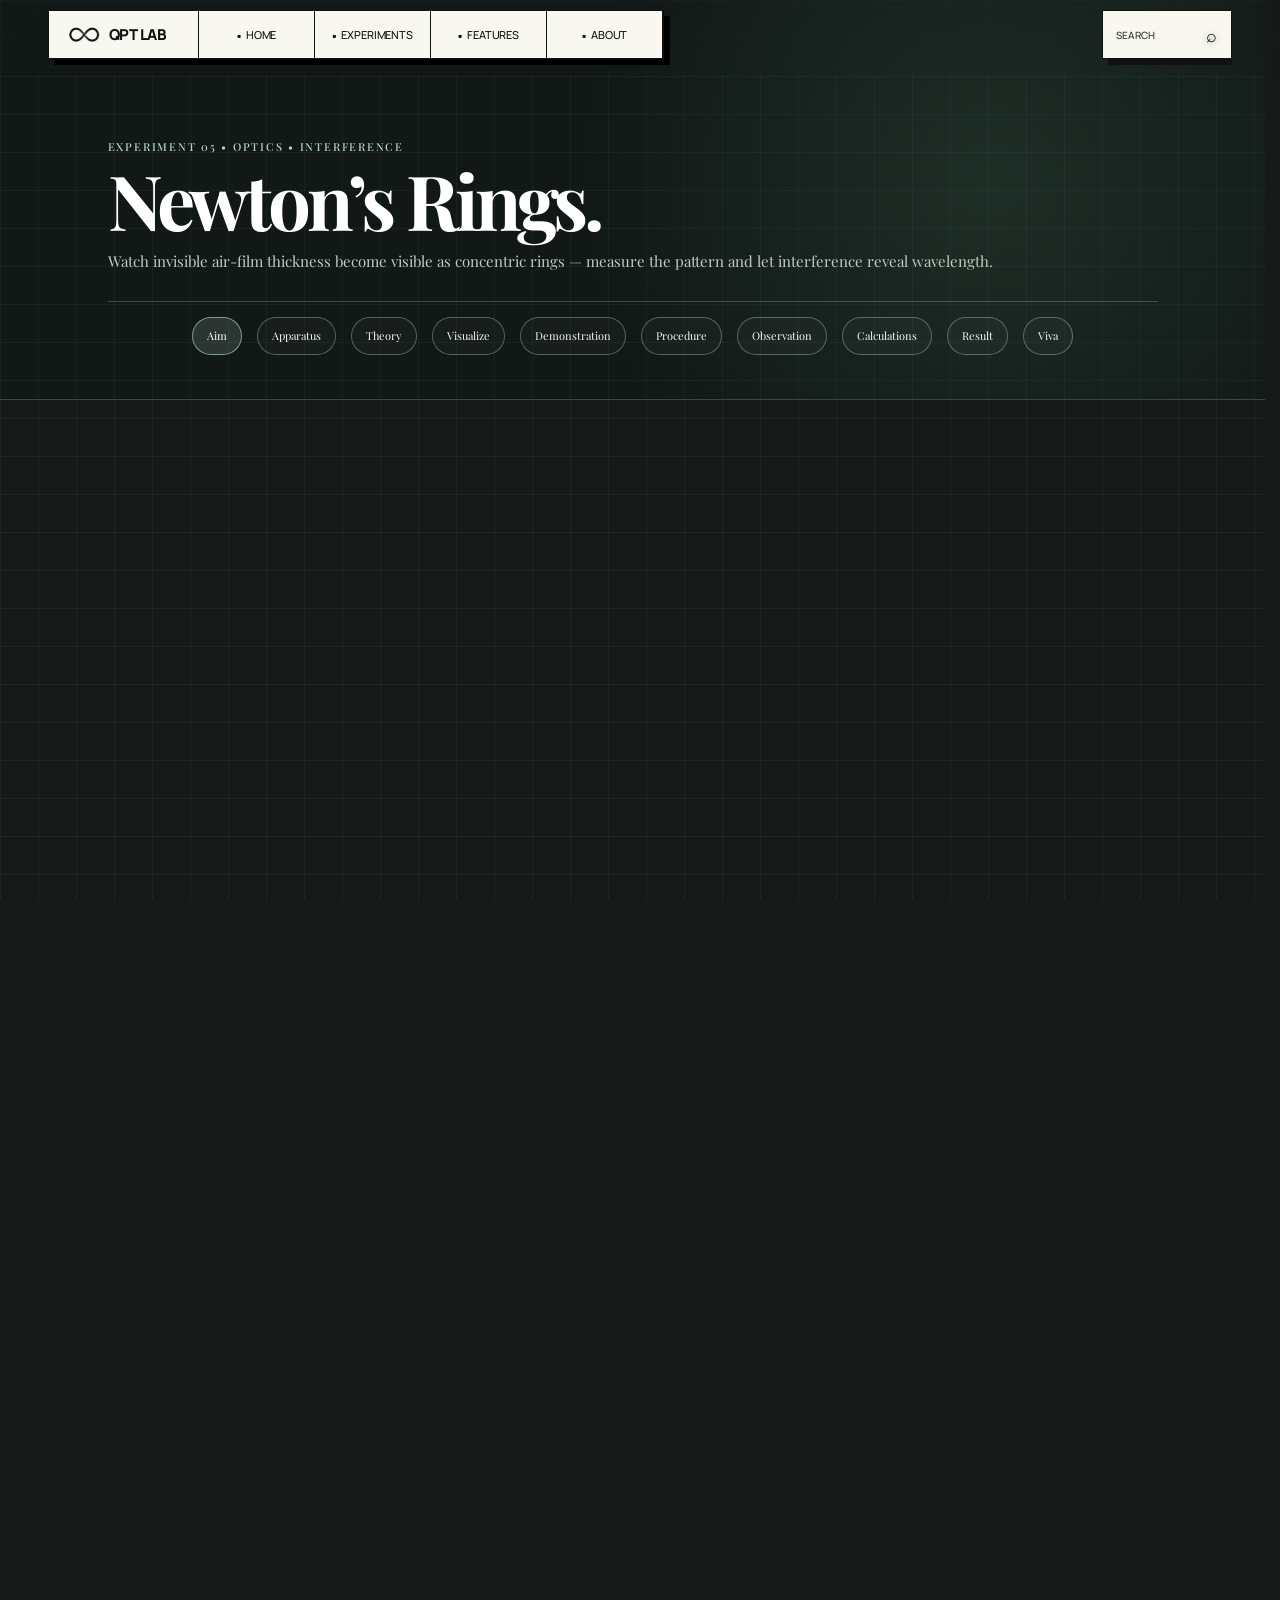
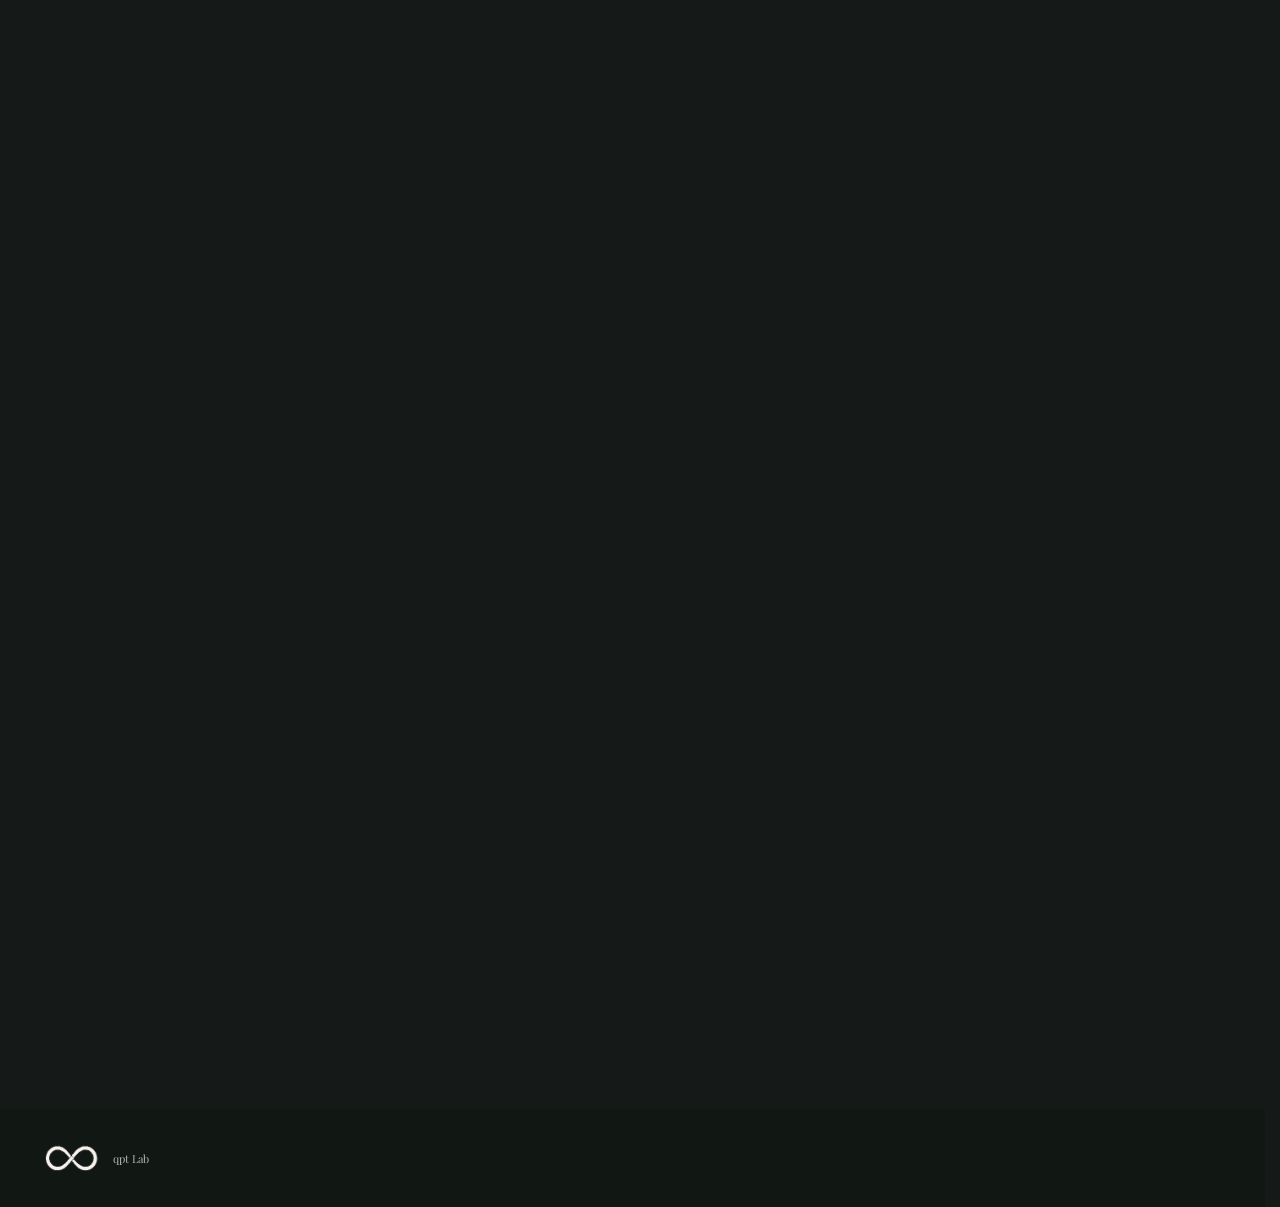
<file: experiment-05.html>
<!DOCTYPE html>
<html lang="en">
<head>
<script>(function(){try{var q=new URLSearchParams(location.search).get("theme");var t=(q==="dark"||q==="light")?q:localStorage.getItem("qptlab-theme")||"light";if(t!=="dark"&&t!=="light")t="light";document.documentElement.setAttribute("data-theme",t);}catch(e){document.documentElement.setAttribute("data-theme","light"); }})();</script>
<meta charset="UTF-8">
<meta name="viewport" content="width=device-width, initial-scale=1.0">
<link rel="preconnect" href="https://fonts.googleapis.com">
<link rel="preconnect" href="https://fonts.gstatic.com" crossorigin>
<link rel="preload" as="image" href="infinity-logo.png" fetchpriority="high">
<link rel="stylesheet" href="https://fonts.googleapis.com/css2?family=Playfair+Display:wght@400;500;600;700&display=block">

<link rel="stylesheet" href="https://fonts.googleapis.com/css2?family=Manrope:wght@400;500;600;700;800&display=block">


<title>Experiment 05 | Newton’s Rings</title>
<link rel="stylesheet" href="style.css">
<link rel="preconnect" href="https://fonts.googleapis.com">
<link rel="preconnect" href="https://fonts.gstatic.com" crossorigin>
<style>
html,body,body *{font-family:"Playfair Display",Georgia,serif!important}
.exp4-hero{background:var(--dark);color:#fff;padding:70px 0 58px;position:relative;overflow:hidden}
.exp4-hero:after{content:"";position:absolute;inset:0;background:radial-gradient(circle at 78% 45%,rgba(71,112,89,.25),transparent 40%);pointer-events:none}
.exp4-hero .container{position:relative;z-index:1}.exp4-hero .eyebrow{color:#b7d5c1}.exp4-hero h1{font-size:clamp(42px,6vw,76px);line-height:.98;letter-spacing:-.055em;max-width:900px;margin:18px 0}.exp4-hero p{color:#c3cbc5;max-width:760px;font-size:16px}
.exp4-layout{display:grid;grid-template-columns:210px 1fr;gap:42px}.side-nav{position:sticky;top:100px;height:max-content}.side-nav a{display:block;padding:9px 0;color:var(--muted);font-size:12px;border-bottom:1px solid var(--line)}.side-nav a:hover{color:var(--accent)}
.content-block{margin-bottom:70px}.content-block h2{font-size:32px;letter-spacing:-.04em;margin:0 0 18px}.content-block h3{font-size:19px;margin:30px 0 10px}.prose{color:#505650;max-width:820px}.equation{background:#eef3ed;border-left:3px solid var(--accent);padding:20px 24px;font-size:18px;margin:20px 0;overflow:auto}.equation.center{text-align:center}.apparatus{display:flex;flex-wrap:wrap;gap:8px}.chip{padding:9px 12px;background:#f0f1ed;border:1px solid var(--line);font-size:11px}.steps{counter-reset:step;list-style:none;padding:0;max-width:820px}.steps li{counter-increment:step;display:grid;grid-template-columns:40px 1fr;gap:15px;padding:14px 0;border-bottom:1px solid var(--line);color:#505650}.steps li:before{content:counter(step,lower-roman);font-size:11px;color:var(--accent);padding-top:4px}
.lab-panel,.visual-box,.graph-box,.reference{background:#fff;border:1px solid var(--line)}.lab-panel{padding:25px}.visual-box{padding:22px;margin-top:20px}.visual-box svg{display:block;width:100%;height:auto}.visual-image{display:block;width:100%;height:auto;max-width:760px;margin:0 auto}.visual-pair{display:grid;grid-template-columns:repeat(2,minmax(0,1fr));gap:20px;align-items:center}.visual-pair .visual-item{display:flex;align-items:center;justify-content:center;min-width:0}.visual-pair .visual-image{max-width:100%;margin:0 auto}.visual-pair .visual-item + .visual-item{border-top:0;padding-top:0}.visual-pair{display:grid;grid-template-columns:repeat(2,minmax(0,1fr));gap:20px;align-items:center}.visual-item{padding:4px 0 18px}.visual-item + .visual-item{border-top:1px solid var(--line);padding-top:28px}.visual-image-biot{max-width:650px}.visual-image-arrangement{max-width:680px}.caption,.graph-note{font-size:10px;color:var(--muted);margin:12px auto 0;max-width:760px;line-height:1.6;text-align:center}.form-grid{display:grid;grid-template-columns:repeat(4,1fr);gap:14px}.field label{display:block;font-size:10px;letter-spacing:.08em;color:var(--muted);margin-bottom:7px}.field input{width:100%;padding:11px 12px;border:1px solid #cdd2cb;background:#fbfcfa;font-size:13px;outline:none}.field input:focus{border-color:var(--accent)}
.table-wrap{overflow-x:auto;margin-top:25px}.obs-table{width:100%;border-collapse:collapse;min-width:1280px}.obs-table th,.obs-table td{border:1px solid #d4d8d1;padding:8px;text-align:center;font-size:10px}.obs-table th{background:#eef1ec;font-size:9px}.obs-table input{width:72px;padding:7px;border:1px solid #d2d7d0;font-size:10px;text-align:center;background:#fff}.obs-table .readonly{background:#f6f8f4;color:#4f594f}
.button-calc,.button-reset{cursor:pointer;padding:12px 18px;font-size:12px;font-weight:700}.button-calc{border:0;background:var(--accent);color:white;margin-top:18px}.button-reset{border:1px solid var(--line);background:#fff;color:var(--ink);margin:18px 0 0 7px}.note{margin-top:15px;padding:12px 14px;background:#f7f7f3;color:var(--muted);font-size:11px}.result-grid{display:grid;grid-template-columns:repeat(4,1fr);gap:10px;margin-top:18px}.result{background:#edf3ed;border:1px solid #d1dbd1;padding:17px}.result span{display:block;font-size:9px;color:var(--muted);text-transform:uppercase}.result strong{display:block;font-size:19px;margin-top:8px;word-break:break-word}.formula-note{font-size:12px;color:var(--muted);margin-top:10px}
/* Experiment demonstration video — matched to Experiment 01 */
.video-box{padding:18px}.video-frame{position:relative;width:100%;aspect-ratio:16/9;overflow:hidden;background:#111}.video-frame iframe{position:absolute;inset:0;width:100%;height:100%;border:0;display:block}.youtube-embed-frame{background:#000;border-radius:2px;box-shadow:0 8px 24px rgba(0,0,0,.08)}.video-heading-content{text-align:center;padding:6px 18px 18px;max-width:820px;margin:0 auto}.video-heading-content .video-title{font-size:20px;letter-spacing:.04em;margin-bottom:9px}.video-heading-content p{font:12px "Manrope",sans-serif;color:var(--muted);line-height:1.7;margin:0 auto;max-width:720px}@media(max-width:560px){.video-heading-content .video-title{font-size:17px}.video-heading-content{padding-left:4px;padding-right:4px}.video-box{padding:12px}}
.graph-box{padding:18px;margin-top:20px}.graph-box svg{width:100%;height:auto;display:block}.graph-downloads{display:flex;gap:8px;flex-wrap:wrap;margin-top:14px}.graph-download-button{border:1px solid var(--accent);cursor:pointer;background:var(--accent);color:#fff;padding:10px 14px;font-size:11px;font-weight:700}.graph-download-button.secondary{background:#fff;color:var(--accent)}.graph-download-button:disabled{opacity:.45;cursor:not-allowed}.axis-label{font-size:13px;fill:#505650}.tick-label{font-size:11px;fill:#666b65}.gridline{stroke:#e3e7e1;stroke-width:1}.plot-axis{stroke:#6a716b;stroke-width:1.4}.data-point{fill:#174f38}.theory-line{stroke:#8a928b;stroke-width:2;stroke-dasharray:6 5}
.vector-controls{display:grid;grid-template-columns:repeat(4,1fr);gap:12px;margin-top:16px}.vector-controls label{font-size:10px;color:var(--muted);display:block}.vector-controls input{width:100%;margin-top:6px}.vector-readout{display:grid;grid-template-columns:repeat(3,1fr);gap:10px;margin-top:16px}.mini-result{background:#f7f8f4;border:1px solid var(--line);padding:12px}.mini-result span{display:block;font-size:9px;color:var(--muted)}.mini-result strong{font-size:16px;display:block;margin-top:5px}
.viva{border:1px solid var(--line);background:#fff;margin:10px 0}.viva button{width:100%;border:0;background:none;text-align:left;padding:16px;cursor:pointer;font-weight:400}.viva .answer{display:none;padding:0 16px 16px;color:var(--muted);font-size:13px}.viva.open .answer{display:block}.reference{margin-top:18px;padding:16px 18px;font-size:12px;color:var(--muted)}.reference a{color:var(--accent);text-decoration:underline}
@media(max-width:900px){.exp4-layout{grid-template-columns:1fr}.side-nav{position:static;display:flex;overflow:auto;gap:20px;border-bottom:1px solid var(--line)}.side-nav a{white-space:nowrap;border:0}.form-grid{grid-template-columns:repeat(2,1fr)}.vector-controls{grid-template-columns:repeat(2,1fr)}.result-grid{grid-template-columns:repeat(2,1fr)}}
@media(max-width:560px){.form-grid,.result-grid,.vector-readout{grid-template-columns:1fr}.vector-controls{grid-template-columns:1fr}.button-reset{margin-left:0}.obs-table{min-width:1120px}.exp4-hero{padding-top:50px}}

/* V20: horizontal quick-access navigation above the experiment hero */
.quick-access-bar{background:#f7f8f4;border-bottom:1px solid var(--line);border-top:1px solid var(--line);position:relative;z-index:5}
.quick-access-inner{display:flex;align-items:center;gap:28px;min-height:54px}
.quick-access-label{font-size:10px;letter-spacing:.16em;color:var(--accent);white-space:nowrap}
.quick-access-links{display:flex;align-items:center;gap:0;flex:1;overflow-x:auto;scrollbar-width:thin}
.quick-access-links a{display:inline-flex;align-items:center;min-height:54px;padding:0 17px;color:var(--muted);font-size:12px;text-decoration:none;border-left:1px solid var(--line);white-space:nowrap;transition:color .15s ease,background .15s ease}
.quick-access-links a:last-child{border-right:1px solid var(--line)}
.quick-access-links a:hover,.quick-access-links a:focus-visible{color:var(--ink);background:#eef3ed;outline:none}
@media(max-width:900px){.quick-access-inner{gap:14px}.quick-access-label{display:none}.quick-access-links a{padding:0 14px}}
@media(max-width:760px){.visual-pair{grid-template-columns:1fr;gap:18px}.visual-pair .visual-item + .visual-item{border-top:1px solid var(--line);padding-top:18px}}
</style>

<style id="quick-access-in-hero">
/* V21: quick access sits inside the dark hero, directly below the experiment title and subtitle. */
.exp-hero .quick-access-bar, .exp4-hero .quick-access-bar{
  background:transparent;
  border:0;
  border-top:1px solid rgba(195,203,197,.32);
  position:relative;
  z-index:4;
  margin-top:32px;
}
.exp-hero .quick-access-inner, .exp4-hero .quick-access-inner{
  display:flex;
  align-items:center;
  gap:24px;
  min-height:50px;
}
.exp-hero .quick-access-label, .exp4-hero .quick-access-label{
  color:#b7d5c1;
  font-size:9px;
  letter-spacing:.18em;
  white-space:nowrap;
}
.exp-hero .quick-access-links, .exp4-hero .quick-access-links{
  display:flex;
  align-items:stretch;
  flex:1;
  overflow-x:auto;
  scrollbar-width:none;
}
.exp-hero .quick-access-links::-webkit-scrollbar, .exp4-hero .quick-access-links::-webkit-scrollbar{display:none}
.exp-hero .quick-access-links a, .exp4-hero .quick-access-links a{
  display:inline-flex;
  align-items:center;
  min-height:50px;
  padding:0 16px;
  color:#c3cbc5;
  font-size:11px;
  text-decoration:none;
  border-left:1px solid rgba(195,203,197,.18);
  white-space:nowrap;
  transition:background .18s ease,color .18s ease;
}
.exp-hero .quick-access-links a:last-child, .exp4-hero .quick-access-links a:last-child{border-right:1px solid rgba(195,203,197,.18)}
.exp-hero .quick-access-links a:hover, .exp-hero .quick-access-links a:focus-visible,
.exp4-hero .quick-access-links a:hover, .exp4-hero .quick-access-links a:focus-visible{
  background:rgba(183,213,193,.10);
  color:#fff;
  outline:none;
}
@media(max-width:900px){
  .exp-hero .quick-access-inner, .exp4-hero .quick-access-inner{gap:12px}
  .exp-hero .quick-access-label, .exp4-hero .quick-access-label{display:none}
  .exp-hero .quick-access-links a, .exp4-hero .quick-access-links a{padding:0 13px}
}
</style>

<style id="quick-access-in-hero-v21">
/* V21: Quick access is part of the dark hero, immediately below the title and subtitle. */
.exp-hero .quick-access-bar,.exp4-hero .quick-access-bar{background:transparent!important;border:0!important;border-top:1px solid rgba(195,203,197,.30)!important;position:relative;z-index:4;margin-top:30px!important;}
.exp-hero .quick-access-inner,.exp4-hero .quick-access-inner{display:flex;align-items:center;gap:24px;min-height:48px;}
.exp-hero .quick-access-label,.exp4-hero .quick-access-label{color:#b7d5c1;font-size:9px;letter-spacing:.18em;white-space:nowrap;}
.exp-hero .quick-access-links,.exp4-hero .quick-access-links{display:flex;align-items:stretch;flex:1;overflow-x:auto;scrollbar-width:none;}
.exp-hero .quick-access-links::-webkit-scrollbar,.exp4-hero .quick-access-links::-webkit-scrollbar{display:none;}
.exp-hero .quick-access-links a,.exp4-hero .quick-access-links a{display:inline-flex;align-items:center;min-height:48px;padding:0 15px;color:#c3cbc5;font-size:11px;text-decoration:none;border-left:1px solid rgba(195,203,197,.17);white-space:nowrap;transition:background .18s ease,color .18s ease;}
.exp-hero .quick-access-links a:last-child,.exp4-hero .quick-access-links a:last-child{border-right:1px solid rgba(195,203,197,.17);}
.exp-hero .quick-access-links a:hover,.exp-hero .quick-access-links a:focus-visible,.exp4-hero .quick-access-links a:hover,.exp4-hero .quick-access-links a:focus-visible{background:rgba(183,213,193,.10);color:#fff;outline:none;}
@media(max-width:900px){.exp-hero .quick-access-inner,.exp4-hero .quick-access-inner{gap:12px}.exp-hero .quick-access-label,.exp4-hero .quick-access-label{display:none}.exp-hero .quick-access-links a,.exp4-hero .quick-access-links a{padding:0 13px;}}
</style>

<style id="v22-compact-fullwidth">
/* V22: compact experiment hero and full-width experiment content. */
.exp-hero,.exp4-hero{padding-top:42px!important;padding-bottom:0!important;}
.exp-hero h1,.exp4-hero h1{margin-top:12px!important;margin-bottom:12px!important;}
.exp-hero p,.exp4-hero p{max-width:none!important;margin-bottom:0!important;}
.exp-hero .quick-access-bar,.exp4-hero .quick-access-bar{margin-top:22px!important;}
.exp-hero .quick-access-inner,.exp4-hero .quick-access-inner{min-height:48px!important;}
.exp-layout{display:block!important;width:100%!important;}
.exp-layout>.side-nav{display:none!important;}
.exp-layout>main,.exp-layout>.exp-main,.exp-layout>.content{width:100%!important;max-width:none!important;min-width:0!important;}
.content-block{width:100%!important;max-width:none!important;}
.content-block .prose,.prose,.steps{max-width:none!important;width:100%!important;}
.equation,.visual-box,.lab-panel,.reference{max-width:none!important;width:100%;box-sizing:border-box;}
@media(max-width:900px){.exp-hero,.exp4-hero{padding-top:32px!important;padding-bottom:0!important;}}
</style>

<style id="v22-final-page-width">
/* V22 final: compact hero + broad reading column, matching the approved preview. */
.exp-hero,.exp4-hero{padding-top:38px!important;padding-bottom:0!important;}
.exp-hero h1,.exp4-hero h1{margin:10px 0 10px!important;}
.exp-hero p,.exp4-hero p{max-width:none!important;margin:0!important;}
.exp-hero .quick-access-bar,.exp4-hero .quick-access-bar{margin-top:20px!important;}
.exp-hero>.container,.exp4-hero>.container,main.section.container{width:calc(100% - 80px)!important;max-width:1440px!important;}
main.section.container .content-block,main.section.container .prose,main.section.container .steps{width:100%!important;max-width:none!important;}
main.section.container .equation,main.section.container .visual-box,main.section.container .lab-panel,main.section.container .reference{width:100%!important;max-width:none!important;}
@media(max-width:900px){.exp-hero>.container,.exp4-hero>.container,main.section.container{width:calc(100% - 40px)!important}.exp-hero,.exp4-hero{padding-top:30px!important;}}
</style>

<style id="v28-quick-access-light-active">
/* V28: quiet cream navigation with the same light-green selection used in the lab schedule. */
.experiment-page > .quick-access-bar {
  background: var(--bg) !important;
  border-top: 1px solid var(--line) !important;
  border-bottom: 1px solid var(--line) !important;
}
.experiment-page > .quick-access-bar .quick-access-label {
  color: var(--muted) !important;
  border-right: 1px solid var(--line) !important;
}
.experiment-page > .quick-access-bar .quick-access-links a {
  color: var(--ink) !important;
  background: var(--bg) !important;
  border-left: 1px solid var(--line) !important;
  transition: background .18s ease, color .18s ease, border-color .18s ease !important;
}
.experiment-page > .quick-access-bar .quick-access-links a:hover,
.experiment-page > .quick-access-bar .quick-access-links a:focus-visible {
  background: var(--accent-2) !important;
  color: var(--ink) !important;
  outline: none !important;
}
.experiment-page > .quick-access-bar .quick-access-links a.active {
  background: var(--accent-2) !important;
  color: var(--accent-ink, #142319) !important;
  border-color: #b9ccbF !important;
  box-shadow: inset 0 0 0 1px #b9ccbF !important;
}
.experiment-page > .quick-access-bar .quick-access-links a.active + a {
  border-left-color: #b9ccbF !important;
}
</style>

<style id="v28-unified-experiment-spacing">
/* V28: unified vertical rhythm across all individual experiment pages. */
.experiment-page > main.section.container {
  padding-top: 64px !important;
  padding-bottom: 64px !important;
}
.experiment-page > main.section.container .content-block {
  margin-bottom: 56px !important;
}
.experiment-page > main.section.container .content-block:last-child {
  margin-bottom: 0 !important;
}
@media (max-width: 900px) {
  .experiment-page > main.section.container {
    padding-top: 48px !important;
    padding-bottom: 48px !important;
  }
  .experiment-page > main.section.container .content-block {
    margin-bottom: 44px !important;
  }
}
</style>


<style id="quick-access-centered-final">
/* Final: center the experiment quick-access pills beneath the inspiration line. */
.exp-hero .quick-access-bar,
.exp4-hero .quick-access-bar {
  width: 100% !important;
  margin-top: 22px !important;
  padding: 0 !important;
  border: 0 !important;
  background: transparent !important;
}
.exp-hero .quick-access-inner,
.exp4-hero .quick-access-inner {
  display: flex !important;
  align-items: center !important;
  justify-content: center !important;
  gap: 0 !important;
  min-height: 0 !important;
  width: 100% !important;
}
.exp-hero .quick-access-label,
.exp4-hero .quick-access-label {
  display: none !important;
}
.exp-hero .quick-access-links,
.exp4-hero .quick-access-links {
  display: flex !important;
  align-items: center !important;
  justify-content: center !important;
  flex: 0 0 auto !important;
  width: auto !important;
  max-width: 100% !important;
  overflow-x: auto !important;
  scrollbar-width: none !important;
}
.exp-hero .quick-access-links::-webkit-scrollbar,
.exp4-hero .quick-access-links::-webkit-scrollbar { display: none !important; }
.exp-hero .quick-access-links a,
.exp4-hero .quick-access-links a {
  flex: 0 0 auto !important;
  min-width: 0 !important;
  min-height: 38px !important;
  height: 38px !important;
  padding: 0 15px !important;
  margin: 0 3px !important;
  display: inline-flex !important;
  align-items: center !important;
  justify-content: center !important;
  border: 1px solid rgba(195,203,197,.45) !important;
  border-radius: 999px !important;
  background: transparent !important;
  color: #c3cbc5 !important;
  white-space: nowrap !important;
}
.exp-hero .quick-access-links a:hover,
.exp-hero .quick-access-links a:focus-visible,
.exp4-hero .quick-access-links a:hover,
.exp4-hero .quick-access-links a:focus-visible {
  background: rgba(183,213,193,.10) !important;
  color: #fff !important;
}
@media (max-width: 900px) {
  .exp-hero .quick-access-links,
  .exp4-hero .quick-access-links {
    justify-content: flex-start !important;
    width: 100% !important;
  }
  .exp-hero .quick-access-links a,
  .exp4-hero .quick-access-links a {
    padding: 0 13px !important;
  }
}
</style>


<style id="quick-access-centered-v38">
/* V38: center the experiment quick-access pills as one compact group. */
.exp-hero .quick-access-bar,
.exp4-hero .quick-access-bar{
  width:100%;
}
.exp-hero .quick-access-inner,
.exp4-hero .quick-access-inner{
  justify-content:center;
  gap:0;
}
.exp-hero .quick-access-label,
.exp4-hero .quick-access-label{
  display:none !important;
}
.exp-hero .quick-access-links,
.exp4-hero .quick-access-links{
  flex:0 1 auto !important;
  width:max-content;
  max-width:100%;
  margin:0 auto;
  justify-content:center;
}
@media(max-width:900px){
  .exp-hero .quick-access-links,
  .exp4-hero .quick-access-links{
    width:100%;
    max-width:100%;
    margin:0;
    justify-content:flex-start;
  }
}
</style>
<style id="v40-quick-access-true-centered">
/* V40: force the quick-access group to use the full hero width on every experiment page. */
.exp-hero .exp-hero-grid > *,
.exp4-hero .exp-hero-grid > * {
  grid-column: 1 / -1 !important;
  width: 100% !important;
  max-width: none !important;
}
.exp-hero .quick-access-bar,
.exp4-hero .quick-access-bar {
  width: 100% !important;
  margin-left: 0 !important;
  margin-right: 0 !important;
}
.exp-hero .quick-access-inner,
.exp4-hero .quick-access-inner {
  width: 100% !important;
  display: flex !important;
  justify-content: center !important;
  align-items: center !important;
}
.exp-hero .quick-access-links,
.exp4-hero .quick-access-links {
  flex: 0 0 auto !important;
  width: max-content !important;
  max-width: calc(100% - 8px) !important;
  margin: 0 auto !important;
  display: flex !important;
  justify-content: center !important;
  align-items: center !important;
}
@media (max-width: 900px) {
  .exp-hero .quick-access-links,
  .exp4-hero .quick-access-links {
    width: 100% !important;
    max-width: 100% !important;
    justify-content: flex-start !important;
    overflow-x: auto !important;
  }
}
</style>

<style id="static-header-navigation-v59">
/* V59: static header/navigation. No opening sweep, reveal, fade, transform, or transition. */
.site-header, .site-header *,
.home-site-header, .home-site-header *,
.exp-hero, .exp4-hero, .exp-hero *, .exp4-hero *,
.quick-access-bar, .quick-access-bar * {
  animation: none !important;
  transition: none !important;
  transform: none !important;
  clip-path: none !important;
  mask: none !important;
  -webkit-mask: none !important;
  will-change: auto !important;
}
.exp-hero, .exp4-hero {
  background: #111713 !important;
  opacity: 1 !important;
  visibility: visible !important;
}
html[data-theme="dark"] .exp-hero,
html[data-theme="dark"] .exp4-hero { background: #0b0e0c !important; }
</style>
<script id="qpt-static-navigation-init">
/* QPT static navigation: prevent browser history from restoring an old scroll position during page navigation. */
try { if ("scrollRestoration" in history) history.scrollRestoration = "manual"; } catch (e) {}
</script>
<style id="qpt-v63-paint-stability">
/* V63: eliminate first-paint layout/compositing changes. */
html{scroll-behavior:auto!important;scrollbar-gutter:stable!important;overflow-anchor:none!important;}
body{overflow-anchor:none!important;font-synthesis:none;}
.site-header,.home-site-header,.nav,.hero,.hero::before,.hero::after,.hero-grid,.exp-hero,.exp4-hero,.quick-access-bar{contain:layout paint!important;}
.site-header,.home-site-header,.nav,.theme-toggle{backface-visibility:hidden!important;}
.theme-toggle{width:74px!important;min-width:74px!important;flex:0 0 74px!important;box-sizing:border-box!important;}
</style>
<style id="exp5-newton-visual-white-background">
/* Experiment 5: clean two-column figure layout; white in both themes. */
.exp5-newton-visual-box {
  background: #ffffff !important;
  border-color: #d8ddd7 !important;
  display: grid !important;
  grid-template-columns: repeat(2, minmax(0, 1fr)) !important;
  gap: 28px !important;
  align-items: start !important;
  padding: 28px !important;
  box-sizing: border-box !important;
}
.exp5-newton-visual-item {
  background: #ffffff !important;
  display: flex !important;
  flex-direction: column !important;
  align-items: stretch !important;
  justify-content: flex-start !important;
  min-width: 0 !important;
  padding: 0 !important;
  border: 0 !important;
  box-sizing: border-box !important;
}
.exp5-newton-visual-item .visual-image {
  display: block !important;
  width: 100% !important;
  max-width: 100% !important;
  height: 390px !important;
  object-fit: contain !important;
  object-position: center !important;
  margin: 0 auto !important;
  background: #ffffff !important;
}
.exp5-newton-caption {
  color: #555b56 !important;
  width: 100% !important;
  max-width: none !important;
  margin: 14px 0 0 !important;
  padding: 0 8px !important;
  box-sizing: border-box !important;
  text-align: center !important;
  line-height: 1.45 !important;
  min-height: 30px !important;
}
html[data-theme="dark"] .exp5-newton-visual-box,
html[data-theme="dark"] .exp5-newton-visual-item,
html[data-theme="dark"] .exp5-newton-visual-item .visual-image {
  background: #ffffff !important;
  border-color: #d8ddd7 !important;
}
html[data-theme="dark"] .exp5-newton-caption {
  color: #555b56 !important;
}
@media(max-width:760px){
  .exp5-newton-visual-box {
    grid-template-columns: 1fr !important;
    gap: 24px !important;
    padding: 20px !important;
  }
  .exp5-newton-visual-item .visual-image {
    height: auto !important;
    max-height: none !important;
  }
}
</style>
<style id="exp5-procedure-formula-fix">
/* Keep inline Newton's-rings notation together inside procedure steps. */
.steps .procedure-formula { white-space: nowrap; display: inline-block; vertical-align: baseline; line-height: inherit; }
</style>

<style id="exp5-procedure-alignment-fix">
/* Keep each procedure step as one continuous text flow; prevents formula spans from becoming separate grid items. */
#procedure .steps li {
  display: block;
  position: relative;
  padding-left: 55px;
}
#procedure .steps li:before {
  position: absolute;
  left: 0;
  top: 14px;
  width: 40px;
}
#procedure .steps .procedure-formula {
  white-space: nowrap;
  display: inline;
  vertical-align: baseline;
}
</style>

<style id="exp5-reference-section">
#references .reference{color:#4f5650}
#references .reference p{margin:0 0 8px}
#references .reference p:last-child{margin-bottom:0}
html[data-theme="dark"] #references .reference{background:#fff!important;color:#4f5650!important;border-color:#d8ddd7!important}
</style>
<style id="qpt-v123-nav-transplant">

/* ================================================================
   QPT NAV — transplanted from Tavus V123
   Navigation only: keep the base QPT Lab page design unchanged.
   ================================================================ */
.tavus-floating-header{
  position:fixed!important;top:0!important;left:0!important;right:0!important;width:100%!important;
  height:70px!important;padding:10px 0 11px!important;margin:0!important;background:transparent!important;
  border:0!important;z-index:2147483000!important;pointer-events:none!important;
}
.tavus-floating-header.qpt-nav-scrolled{top:0!important;}
.tavus-exact-nav{
  position:relative!important;width:calc(100% - 96px)!important;max-width:none!important;
  height:49px!important;min-height:49px!important;margin:0 auto!important;padding:0!important;
  display:block!important;background:transparent!important;border:0!important;box-shadow:none!important;
  overflow:visible!important;isolation:auto!important;
}
.tavus-nav-left{
  position:absolute!important;left:0!important;top:0!important;height:49px!important;width:auto!important;
  max-width:none!important;min-width:0!important;margin:0!important;padding:0!important;display:flex!important;
  align-items:stretch!important;background:#f8f7f0!important;border:1px solid #111!important;
  box-shadow:6px 6px 0 #000!important;z-index:20!important;overflow:visible!important;
}
.tavus-brand{
  flex:0 0 150px!important;width:150px!important;min-width:150px!important;height:47px!important;
  padding:0 20px!important;border:0!important;border-right:1px solid #111!important;
  box-shadow:none!important;background:#f8f7f0!important;display:flex!important;align-items:center!important;gap:9px!important;
}
.tavus-brand .brand-mark,.tavus-brand .brand-mark img{width:31px!important;height:31px!important;object-fit:contain!important;}
.tavus-brand .brand-name{font:800 15px/1 "Manrope",Arial,sans-serif!important;letter-spacing:-.035em!important;color:#111!important;}
.tavus-links{
  display:flex!important;align-items:stretch!important;height:47px!important;background:#f8f7f0!important;
}
.tavus-links>a{
  height:47px!important;min-width:116px!important;padding:0 15px!important;display:flex!important;
  align-items:center!important;justify-content:center!important;gap:5px!important;border:0!important;
  border-right:1px solid #111!important;box-shadow:none!important;border-radius:0!important;
  background:#f8f7f0!important;color:#111!important;font:500 11px/1 "Manrope",Arial,sans-serif!important;
  letter-spacing:-.01em!important;white-space:nowrap!important;
}
.tavus-links>a:hover{background:#efeee7!important;color:#111!important;transform:none!important;}
.tavus-links>a>span:first-child{font-size:12px!important;margin:0!important;}
.tavus-experiments-parent{position:relative!important;z-index:100!important;}
.tavus-nav-right{
  position:absolute!important;right:0!important;top:0!important;height:49px!important;width:130px!important;
  min-width:130px!important;margin:0!important;padding:0!important;display:block!important;
  background:#f8f7f0!important;border:1px solid #111!important;box-shadow:6px 6px 0 #111!important;
  z-index:20!important;overflow:visible!important;
}
.tavus-search{
  width:128px!important;min-width:128px!important;height:47px!important;border:0!important;
  box-shadow:none!important;background:#f8f7f0!important;border-radius:0!important;
}
.tavus-search input{
  width:92px!important;height:100%!important;padding:0 4px 0 13px!important;color:#111!important;
  background:transparent!important;border:0!important;outline:0!important;font:500 10px/1 "Manrope",Arial,sans-serif!important;
  letter-spacing:.02em!important;
}
.tavus-search input::placeholder{color:#333!important;opacity:1!important;}
.tavus-search button{width:32px!important;height:100%!important;padding:0!important;border:0!important;border-radius:0!important;background:transparent!important;color:#111!important;font-size:18px!important;cursor:pointer!important;}
.tavus-exact-nav::before{display:none!important;content:none!important;}
.tavus-mega{
  position:fixed!important;z-index:2147483647!important;display:block!important;opacity:0!important;visibility:hidden!important;
  pointer-events:none!important;transform:translateY(-2px)!important;background:#f8f7f0!important;color:#111!important;
  border:1px solid #111!important;box-shadow:6px 6px 0 #111!important;overflow:hidden!important;
}
.tavus-mega.qpt-mega-open{opacity:1!important;visibility:visible!important;pointer-events:auto!important;transform:translateY(0)!important;}
.tavus-mega-title{position:relative!important;z-index:1!important;display:block!important;padding:15px 18px 12px!important;background:#f8f7f0!important;color:#111!important;font:700 10px/1 "Manrope",Arial,sans-serif!important;letter-spacing:.12em!important;border-bottom:1px solid #111!important;}
.tavus-mega-grid{position:relative!important;z-index:1!important;display:grid!important;grid-template-columns:repeat(2,minmax(0,1fr))!important;}
.tavus-mega-grid>a{min-height:61px!important;padding:12px 15px!important;display:grid!important;grid-template-columns:32px 1fr!important;align-items:center!important;gap:10px!important;color:#111!important;border:0!important;border-right:1px solid #111!important;border-bottom:1px solid #111!important;border-radius:0!important;background:#f8f7f0!important;font:600 13px/1.25 "Manrope",Arial,sans-serif!important;}
.tavus-mega-grid>a:nth-child(even){border-right:0!important;}
.tavus-mega-grid>a:hover{background:#f06b9a!important;color:#111!important;}
.tavus-mega-grid b{font:800 13px/1 "Manrope",Arial,sans-serif!important;}
.tavus-mega-grid span{font:600 13px/1.25 "Manrope",Arial,sans-serif!important;}
/* Override legacy navigation rules without touching the rest of the site. */
.tavus-floating-header .menu-toggle{display:none!important;}
.tavus-floating-header .nav-links{gap:0!important;}
@media(max-width:1000px){
  .tavus-exact-nav{width:calc(100% - 48px)!important;}
  .tavus-brand{flex-basis:140px!important;width:140px!important;min-width:140px!important;padding:0 14px!important;}
  .tavus-links>a{min-width:105px!important;padding:0 10px!important;font-size:10px!important;}
}
@media(max-width:760px){
  .tavus-floating-header{height:58px!important;padding:7px 0 9px!important;}
  .tavus-exact-nav{width:calc(100% - 24px)!important;height:52px!important;min-height:52px!important;}
  .tavus-nav-left{height:52px!important;max-width:calc(100% - 104px)!important;overflow:hidden!important;}
  .tavus-brand{flex-basis:112px!important;width:112px!important;min-width:112px!important;height:50px!important;padding:0 10px!important;}
  .tavus-brand .brand-name{font-size:12px!important;}
  .tavus-links>a{min-width:auto!important;padding:0 8px!important;height:50px!important;font-size:8px!important;}
  .tavus-nav-right{height:52px!important;width:100px!important;min-width:100px!important;}
  .tavus-search{width:98px!important;height:50px!important;}
  .tavus-search input{display:none!important;}
  .tavus-mega{left:12px!important;top:59px!important;width:calc(100vw - 24px)!important;max-width:none!important;}
}
/* Fixed navigation must not cover the first hero content. */
.home-site-header.tavus-floating-header + main .hero{padding-top:70px!important;}
body.experiment-page .tavus-floating-header + .exp-hero{padding-top:140px!important;}
body.experiment-page .tavus-floating-header + .exp4-hero{padding-top:140px!important;}

</style>

<style id="qpt-v135-nav-interaction-fix">
/* V135 interaction fix: the floating Tavus navigation is visually transparent at the
   header layer, but its actual controls must remain clickable. */
.tavus-floating-header,
.tavus-exact-nav,
.tavus-exact-nav * { pointer-events:auto !important; }
.tavus-mega { pointer-events:none !important; }
.tavus-mega.qpt-mega-open { pointer-events:auto !important; }
</style>

<style id="qpt-v183-section-frame-rails">
/* Section frame rails inspired by the reference's labelled monitor border. */
.qpt-frame-section{position:relative!important;box-sizing:border-box!important;border:1px solid #111!important;overflow:visible!important;padding-top:0!important;padding-bottom:0!important;}
.qpt-frame-top{height:35px;display:flex;align-items:center;gap:9px;padding:0 9px;background:#f8f7f0;border-bottom:1px solid #111;box-sizing:border-box;color:#111;font:600 10px/1 "Manrope",Arial,sans-serif;letter-spacing:.1em;text-transform:uppercase;}
.qpt-frame-dot{display:inline-block;flex:0 0 12px;width:12px;height:12px;background:#f15b83;}
.qpt-frame-label{white-space:nowrap;max-width:45%;overflow:hidden;text-overflow:ellipsis;font-size:12px!important;font-weight:700!important;letter-spacing:.08em!important;}
.qpt-frame-lines{height:17px;flex:1;min-width:12px;background:repeating-linear-gradient(to bottom,#171717 0,#171717 1px,transparent 1px,transparent 4px);}
.qpt-frame-square{width:25px;height:25px;flex:0 0 25px;border:1px solid #111;display:flex;align-items:center;justify-content:center;box-sizing:border-box;background:#f8f7f0;}
.qpt-frame-square:before{content:"";width:10px;height:10px;border:1px solid #111;box-shadow:3px 3px 0 -1px #f8f7f0,3px 3px 0 0 #111;}
.qpt-frame-bottom{height:12px;display:flex;align-items:center;padding:0 9px;border-top:1px solid #111;background:#f8f7f0;box-sizing:border-box;}
.qpt-frame-bottom:before{content:"";display:block;width:100%;height:5px;background:repeating-linear-gradient(to bottom,#171717 0,#171717 1px,transparent 1px,transparent 3px);}
/* Keep content panels and their original internal spacing. */
.qpt-frame-section > :not(.qpt-frame-top):not(.qpt-frame-bottom){margin-left:0; margin-right:0;}
.qpt-frame-section > .section-heading:first-of-type{padding-top:24px;}
.qpt-frame-section.content-block{margin-bottom:56px!important;}
#today-lab.qpt-frame-section,#experiments.qpt-frame-section,#features.qpt-frame-section,#about.qpt-frame-section{padding-left:0!important;padding-right:0!important;}
@media(max-width:700px){.qpt-frame-top{height:32px;gap:7px;padding:0 7px}.qpt-frame-label{font-size:11px!important;font-weight:700!important;max-width:55%}.qpt-frame-square{width:22px;height:22px;flex-basis:22px}.qpt-frame-section.content-block{margin-bottom:38px!important}}
</style>
<script id="qpt-v183-section-frame-script">
(function(){
 function addFrames(){
  var isExperiment=document.body.classList.contains('experiment-page');
  var targets=isExperiment?Array.from(document.querySelectorAll('main.section.container > section.content-block')):Array.from(document.querySelectorAll('main > section#today-lab, main > section#experiments, main > section#features, main > section#about'));
  targets.forEach(function(section){
   if(section.classList.contains('qpt-frame-section')) return;
   var heading=section.querySelector('h2');
   if(!heading) return;
   var label=(heading.textContent||'').replace(/\s+/g,' ').trim();
   if(!label) label=section.id.replace(/-/g,' ');
   section.classList.add('qpt-frame-section');
   var top=document.createElement('div');top.className='qpt-frame-top';top.setAttribute('aria-hidden','true');
   var dot=document.createElement('span');dot.className='qpt-frame-dot';
   var text=document.createElement('span');text.className='qpt-frame-label';text.textContent=label;
   var lines=document.createElement('span');lines.className='qpt-frame-lines';
   var square=document.createElement('span');square.className='qpt-frame-square';
   top.append(dot,text,lines,square);
   var bottom=document.createElement('div');bottom.className='qpt-frame-bottom';bottom.setAttribute('aria-hidden','true');
   section.insertBefore(top,section.firstChild);section.appendChild(bottom);
  });
 }
 if(document.readyState==='loading')document.addEventListener('DOMContentLoaded',addFrames);else addFrames();
})();
</script>


<style id="qpt-v184-hide-duplicate-section-headings">
/* The frame rail already carries the section title; hide the repeated large title inside each panel. */
.qpt-frame-section > h2 { display: none !important; }
.qpt-frame-section .section-heading h2 { display: none !important; }
/* Keep eyebrow labels, descriptive text, and any nested subheadings untouched. */
</style>


<style id="qpt-v193-experiment-section-reference-style">
/* Bring experiment sections closer to the framed, editorial card treatment in the reference. */
body.experiment-page > main.section.container > section.content-block.qpt-frame-section {
  background: #f8f7f0 !important;
  border: 1px solid #d4d8cf !important;
  border-left: 3px solid #6ea99a !important;
  box-sizing: border-box !important;
  padding: 0 0 26px !important;
  margin: 0 0 54px !important;
  overflow: visible !important;
}
body.experiment-page .qpt-frame-section > .qpt-frame-top {
  height: 40px !important;
  margin: 0 !important;
  padding: 0 12px !important;
  gap: 10px !important;
  background: #f8f7f0 !important;
  border-bottom: 1px solid #171717 !important;
}
body.experiment-page .qpt-frame-section > .qpt-frame-top .qpt-frame-label {
  max-width: 52% !important;
  font-family: "Manrope", Arial, sans-serif !important;
  font-size: 12px !important;
  font-weight: 700 !important;
  letter-spacing: .07em !important;
}
body.experiment-page .qpt-frame-section > .qpt-frame-top .qpt-frame-lines {
  height: 17px !important;
  background: repeating-linear-gradient(to bottom,#171717 0,#171717 1px,transparent 1px,transparent 4px) !important;
}
body.experiment-page .qpt-frame-section > .qpt-frame-top .qpt-frame-square {
  width: 25px !important;
  height: 25px !important;
  flex-basis: 25px !important;
}
body.experiment-page .qpt-frame-section > .qpt-frame-bottom {
  margin: 0 !important;
  height: 12px !important;
  padding: 0 10px !important;
  border-top: 1px solid #171717 !important;
}
body.experiment-page .qpt-frame-section > :not(.qpt-frame-top):not(.qpt-frame-bottom) {
  margin-left: 28px !important;
  margin-right: 28px !important;
}
body.experiment-page .qpt-frame-section > .eyebrow {
  padding-top: 19px !important;
  margin-bottom: 14px !important;
}
body.experiment-page .qpt-frame-section > .qpt-frame-top + .section-heading {
  padding-top: 18px !important;
}
body.experiment-page .qpt-frame-section > .qpt-frame-top + .eyebrow + h2 {
  display: none !important;
}
body.experiment-page .qpt-frame-section > .qpt-frame-top + .eyebrow {
  padding-top: 19px !important;
}
body.experiment-page .qpt-frame-section > .qpt-frame-top + .eyebrow + p,
body.experiment-page .qpt-frame-section > .qpt-frame-top + .eyebrow + div,
body.experiment-page .qpt-frame-section > .qpt-frame-top + .eyebrow + ol,
body.experiment-page .qpt-frame-section > .qpt-frame-top + .eyebrow + ul {
  margin-top: 0 !important;
}
@media (max-width: 700px) {
  body.experiment-page > main.section.container > section.content-block.qpt-frame-section {
    padding-bottom: 20px !important;
    margin-bottom: 34px !important;
  }
  body.experiment-page .qpt-frame-section > .qpt-frame-top {
    height: 36px !important;
    padding: 0 7px !important;
    gap: 7px !important;
  }
  body.experiment-page .qpt-frame-section > .qpt-frame-top .qpt-frame-label {
    font-size: 10px !important;
    max-width: 58% !important;
  }
  body.experiment-page .qpt-frame-section > :not(.qpt-frame-top):not(.qpt-frame-bottom) {
    margin-left: 14px !important;
    margin-right: 14px !important;
  }
  body.experiment-page .qpt-frame-section > .eyebrow {
    padding-top: 15px !important;
  }
}
</style>


<style id="qpt-v194-experiment-section-frames">
/* Actual section frame markup for experiment pages, matching the homepage feature panel reference. */
body.experiment-page main.section.container .content-block.qpt-frame-section {
  display:block!important; box-sizing:border-box!important; background:#f8f7f0!important;
  border:1px solid #cfd4cc!important; border-left:2px solid #66b7a5!important;
  margin:0 0 30px!important; padding:0 0 12px!important; overflow:visible!important;
}
.qpt-frame-top {height:42px;display:flex;align-items:center;gap:10px;padding:0 12px;margin:0 12px;background:transparent;border-bottom:1px solid #171717;box-sizing:border-box;color:#111;}
.qpt-frame-dot {display:block;flex:0 0 15px;width:15px;height:15px;background:#f15b83;}
.qpt-frame-label {white-space:nowrap;max-width:45%;overflow:hidden;text-overflow:ellipsis;font-family:"Playfair Display",Georgia,serif;font-size:15px!important;font-weight:700!important;letter-spacing:.055em!important;color:#111;}
.qpt-frame-lines {height:18px;flex:1;min-width:12px;background:repeating-linear-gradient(to bottom,#171717 0,#171717 1px,transparent 1px,transparent 4px);}
.qpt-frame-square {width:30px;height:30px;flex:0 0 30px;border:1px solid #111;display:flex;align-items:center;justify-content:center;box-sizing:border-box;background:#f8f7f0;}
.qpt-frame-square:before {content:"";width:12px;height:12px;border:1px solid #111;box-shadow:4px 4px 0 -1px #f8f7f0,4px 4px 0 0 #111;}
.qpt-frame-bottom {height:12px;display:flex;align-items:center;margin:0 12px;padding:0 10px;border-top:1px solid #171717;box-sizing:border-box;background:transparent;}
.qpt-frame-bottom:before {content:"";display:block;width:100%;height:5px;background:repeating-linear-gradient(to bottom,#171717 0,#171717 1px,transparent 1px,transparent 3px);}
body.experiment-page main.section.container .content-block.qpt-frame-section > .eyebrow {display:none!important;}
body.experiment-page main.section.container .content-block.qpt-frame-section > h2 {margin-top:24px!important;padding-left:30px!important;padding-right:30px!important;}
body.experiment-page main.section.container .content-block.qpt-frame-section > p,
body.experiment-page main.section.container .content-block.qpt-frame-section > .prose,
body.experiment-page main.section.container .content-block.qpt-frame-section > .apparatus,
body.experiment-page main.section.container .content-block.qpt-frame-section > .equation,
body.experiment-page main.section.container .content-block.qpt-frame-section > .visual-card,
body.experiment-page main.section.container .content-block.qpt-frame-section > .procedure-list,
body.experiment-page main.section.container .content-block.qpt-frame-section > .table-wrap,
body.experiment-page main.section.container .content-block.qpt-frame-section > table,
body.experiment-page main.section.container .content-block.qpt-frame-section > .calculator,
body.experiment-page main.section.container .content-block.qpt-frame-section > .graph-wrap,
body.experiment-page main.section.container .content-block.qpt-frame-section > .result-card,
body.experiment-page main.section.container .content-block.qpt-frame-section > .viva-list {margin-left:30px!important;margin-right:30px!important;}
body.experiment-page main.section.container .content-block.qpt-frame-section > *:last-child:not(.qpt-frame-bottom) {margin-bottom:18px;}
@media(max-width:700px){
 body.experiment-page main.section.container .content-block.qpt-frame-section{margin-bottom:20px!important;}
 .qpt-frame-top{height:38px;margin:0 7px;padding:0 6px;gap:7px;}
 .qpt-frame-label{font-size:12px!important;max-width:52%;}
 .qpt-frame-square{width:24px;height:24px;flex-basis:24px;}
 body.experiment-page main.section.container .content-block.qpt-frame-section > h2{padding-left:18px!important;padding-right:18px!important;}
 body.experiment-page main.section.container .content-block.qpt-frame-section > p,
 body.experiment-page main.section.container .content-block.qpt-frame-section > .prose,
 body.experiment-page main.section.container .content-block.qpt-frame-section > .apparatus,
 body.experiment-page main.section.container .content-block.qpt-frame-section > .equation,
 body.experiment-page main.section.container .content-block.qpt-frame-section > *:not(.qpt-frame-top):not(.qpt-frame-bottom):not(.eyebrow):not(h2){margin-left:18px!important;margin-right:18px!important;}
}
</style>


<style id="qpt-v195-section-content-containment">
/* Keep every section's contents inside its cream frame. Some legacy blocks use
   width:100% plus horizontal margins, which otherwise pushes them past the border. */
body.experiment-page main.section.container .content-block.qpt-frame-section,
body.experiment-page main.section.container .content-block.qpt-frame-section * {
  box-sizing: border-box !important;
}
body.experiment-page main.section.container .content-block.qpt-frame-section {
  min-width: 0 !important;
  max-width: 100% !important;
}
body.experiment-page main.section.container .content-block.qpt-frame-section > :not(.qpt-frame-top):not(.qpt-frame-bottom):not(.eyebrow):not(h2) {
  width: auto !important;
  max-width: calc(100% - 60px) !important;
  min-width: 0 !important;
}
body.experiment-page main.section.container .content-block.qpt-frame-section .equation,
body.experiment-page main.section.container .content-block.qpt-frame-section .visual-card,
body.experiment-page main.section.container .content-block.qpt-frame-section .table-wrap,
body.experiment-page main.section.container .content-block.qpt-frame-section .calculator,
body.experiment-page main.section.container .content-block.qpt-frame-section .graph-wrap,
body.experiment-page main.section.container .content-block.qpt-frame-section .result-card,
body.experiment-page main.section.container .content-block.qpt-frame-section table {
  max-width: 100% !important;
  min-width: 0 !important;
}
body.experiment-page main.section.container .content-block.qpt-frame-section .table-wrap,
body.experiment-page main.section.container .content-block.qpt-frame-section .graph-wrap {
  overflow-x: auto !important;
}
@media (max-width:700px) {
  body.experiment-page main.section.container .content-block.qpt-frame-section > :not(.qpt-frame-top):not(.qpt-frame-bottom):not(.eyebrow):not(h2) {
    max-width: calc(100% - 36px) !important;
  }
}
</style>

<style id="qpt-shared-retro-video-layout-v270">
.qpt-video-companion{padding:18px!important;background:var(--surface,#fff)!important;}
.qpt-video-companion .video-heading-content{max-width:none;text-align:left;padding:2px 0 16px;margin:0;}
.qpt-video-companion .video-heading-content p{max-width:none;margin:0;font-size:12px;}
.qpt-video-notes-layout{display:grid;grid-template-columns:minmax(0,3fr) minmax(290px,2fr);gap:14px;align-items:stretch;}
.qpt-video-column{min-width:0;display:flex;flex-direction:column;}
.qpt-video-column .video-frame{aspect-ratio:16/9;flex:none;margin:0;}
.qpt-video-column iframe{display:block;width:100%;height:100%;}
.qpt-video-foot{display:flex;justify-content:space-between;gap:12px;padding:10px 2px 0;color:var(--muted);font:9px "Manrope",sans-serif;letter-spacing:.12em;}
.qpt-retro-panel{min-width:0;min-height:0;box-sizing:border-box;background:#000!important;border:1px solid #777;display:flex;align-items:center;justify-content:center;overflow:hidden;padding:0;}
.qpt-retro-panel .qpt-retro-computer{width:100%;height:100%;min-height:0;box-sizing:border-box;display:flex;align-items:center;justify-content:center;background:#000;padding:0;}
.qpt-retro-panel svg{display:block;width:180px;height:150px;max-width:100%;flex:0 0 180px;}
@media(max-width:760px){.qpt-video-notes-layout{grid-template-columns:minmax(0,1fr);}.qpt-retro-panel{min-height:260px;height:300px;}.qpt-video-column .video-frame{aspect-ratio:16/9;}}
</style>
</head>
<body class="experiment-page">
<header class="site-header tavus-floating-header">
<nav class="nav tavus-exact-nav" aria-label="Primary navigation">
  <div class="tavus-nav-left">
    <a aria-label="QPT Lab home" class="tavus-brand" href="index.html">
      <span class="brand-mark" aria-hidden="true"><img src="infinity-logo.png" alt=""></span>
      <span class="brand-name">QPT LAB</span>
    </a>
    <div class="tavus-links nav-links">
      <a href="index.html#home"><span aria-hidden="true">▪</span> HOME</a>
      <a class="tavus-experiments-parent" href="index.html#experiments" aria-haspopup="true" aria-expanded="false">
        <span aria-hidden="true">▪</span> EXPERIMENTS
      </a>
      <div class="tavus-mega" aria-label="Experiments" role="menu">
        <div class="tavus-mega-title">EXPERIMENTS 01—08</div>
        <div class="tavus-mega-grid">
          <a href="experiment-01.html"><b>01</b><span>Diffraction Grating</span></a>
          <a href="experiment-02.html"><b>02</b><span>Refractive Index of Prism</span></a>
          <a href="experiment-03.html"><b>03</b><span>Photoelectric Effect</span></a>
          <a href="experiment-04.html"><b>04</b><span>Circular Coil</span></a>
          <a href="experiment-05.html"><b>05</b><span>Newton’s Rings</span></a>
          <a href="experiment-06.html"><b>06</b><span>Diffraction of Laser</span></a>
          <a href="experiment-07.html"><b>07</b><span>Energy Bandgap of Semiconductor</span></a>
          <a href="experiment-08.html"><b>08</b><span>P-N Junction Diode</span></a>
        </div>
      </div>
      <a href="index.html#features"><span aria-hidden="true">▪</span> FEATURES</a>
      <a href="index.html#about"><span aria-hidden="true">▪</span> ABOUT</a>
    </div>
  </div>
  <div class="tavus-nav-right">
    <div class="nav-search tavus-search" id="nav-search">
      <label class="sr-only" for="nav-search-input">Search the lab</label>
      <input aria-controls="nav-search-results" aria-expanded="false" aria-label="Search experiments, concepts and apparatus" autocomplete="off" id="nav-search-input" placeholder="SEARCH" spellcheck="false" type="search">
      <button aria-label="Search" id="nav-search-button" title="Search" type="button">⌕</button>
      <div aria-label="Search results" class="nav-search-results" id="nav-search-results" role="listbox"></div>
    </div>
  </div>
</nav>
</header>

<section class="exp4-hero"><div class="container">
<div class="eyebrow">EXPERIMENT 05 • OPTICS • INTERFERENCE</div>
<h1>Newton’s Rings.</h1>
<p class="hero-inspiration">Watch invisible air-film thickness become visible as concentric rings — measure the pattern and let interference reveal wavelength.</p>
<div class="quick-access-bar"><div class="quick-access-inner"><div class="quick-access-label">QUICK ACCESS</div><nav class="quick-access-links" aria-label="Experiment sections"><a href="#aim">Aim</a><a href="#apparatus">Apparatus</a><a href="#theory">Theory</a><a href="#visualize">Visualize</a><a href="#demonstration">Demonstration</a><a href="#procedure">Procedure</a><a href="#observations">Observation</a><a href="#calculations">Calculations</a><a href="#result">Result</a><a href="#viva">Viva</a></nav></div></div>
</div></section>

<main class="section container">
<div>

<section id="aim" class="content-block"><div class="eyebrow">01 / AIM</div><h2>What are we measuring?</h2><div class="prose"><p>To determine the wavelength of Sodium light by Newton’s Rings.</p></div></section>

<section id="apparatus" class="content-block"><div class="eyebrow">02 / APPARATUS</div><h2>Equipment</h2><div class="apparatus"><span class="chip">Plane glass plate</span><span class="chip">Plano-convex lens</span><span class="chip">Flat glass sheet</span><span class="chip">Sodium lamp</span><span class="chip">Travelling microscope</span></div></section>

<section id="theory" class="content-block"><div class="eyebrow">03 / THEORY</div><h2>Why do concentric rings appear?</h2>
<p class="prose">Newton’s rings are formed by interference by division of amplitude in a wedge-shaped film of variable thickness. The film of air is enclosed between a plane glass plate and a plano-convex lens.</p>
<p class="prose">For reflected light, the effective path difference given in the manual is:</p>
<div class="equation center">Δ = 2μt cos(r + θ) − λ/2</div>
<p class="prose">Here μ is the refractive index of the wedge-shaped film, t is the film thickness, r is the angle of refraction inside the film, θ is the angle of the wedge and λ is the wavelength of the incident light. For a very small wedge angle and normal incidence, cos(r + θ) ≈ 1, giving Δ = 2μt − λ/2.</p>
<p class="prose">At the point of contact, t = 0, so the path difference is λ/2 and the centre is dark. The condition for a dark fringe of nth order is:</p>
<div class="equation center">2μt = nλ</div>
<p class="prose">For a dark ring of radius r<sub>n</sub>, the geometry gives r<sub>n</sub><sup>2</sup> = 2Rt. Therefore:</p>
<div class="equation center">D<sub>n</sub><sup>2</sup> = 4nλR / μ</div>
<p class="prose">For the (n+p)th ring:</p>
<div class="equation center">D<sub>n+p</sub><sup>2</sup> − D<sub>n</sub><sup>2</sup> = 4pλR / μ</div>
<p class="prose">The manual uses p = 10 for the selected even-numbered rings. It also specifies the experimental relation R = f for the supplied calculation.</p>

<div class="deep-references" id="references">
<div class="eyebrow">GO DEEPER / REFERENCES</div>
<p class="deep-references-intro">These textbook sections develop thin-film interference, interference fringes, Newton’s rings, and the optical principles used to determine wavelength from ring diameters.</p>
<div class="deep-reference-list">
<div class="deep-reference"><div class="deep-reference-title">Eugene Hecht — <em>Optics</em>, 5th ed.</div><div class="deep-reference-topic">Interference by division of amplitude · Thin-film interference · Circular interference fringes and Newton’s rings.</div></div>
<div class="deep-reference"><div class="deep-reference-title">Pedrotti, Pedrotti &amp; Pedrotti — <em>Introduction to Optics</em>, 4th ed.</div><div class="deep-reference-topic">Interference, thin films, interference fringes and optical methods for wavelength measurement.</div></div>
<div class="deep-reference"><div class="deep-reference-title">Jenkins &amp; White — <em>Fundamentals of Optics</em></div><div class="deep-reference-topic">Interference, thin films, Newton’s rings and applications of interference in optical measurements.</div></div>
</div></div>
</section>



<section id="visualize" class="content-block"><div class="eyebrow">05 / VISUAL EXPLANATION</div><h2>Optical arrangement of Newton’s rings</h2>
<div class="visual-box visual-pair exp5-newton-visual-box">
<div class="visual-item exp5-newton-visual-item">
<img class="visual-image" src="newtons-rings-optical-arrangement-user.png" alt="Optical arrangement of Newton’s rings experiment with parallel light, glass plate, plano-convex lens and air film" loading="lazy">
<p class="caption exp5-newton-caption">Figure 1. Optical arrangement.</p>
</div>
<div class="visual-item exp5-newton-visual-item">
<img class="visual-image" src="newtons-rings-observed-pattern-user.png" alt="Observed Newton’s rings interference pattern with selected ring orders marked" loading="lazy">
<p class="caption exp5-newton-caption">Figure 2. Observed Newton’s rings with selected orders marked.</p>
</div>
</div></section>

<section id="demonstration" class="content-block">
<div class="eyebrow">06 / EXPERIMENT DEMONSTRATION</div>
<h2>See the experiment in the laboratory</h2>
<div class="video-box qpt-video-companion" id="qpt-video-companion-exp05">
<div class="video-heading-content">
<p></p>
</div>
<div class="qpt-video-notes-layout">
<div class="qpt-video-column"><div class="video-frame youtube-embed-frame"><iframe src="https://www.youtube.com/embed/fWhgguWc8rk?rel=0" title="Newton's Ring | Full Experiment | Practical File" allow="accelerometer; autoplay; clipboard-write; encrypted-media; gyroscope; picture-in-picture; web-share" allowfullscreen loading="lazy" referrerpolicy="strict-origin-when-cross-origin"></iframe></div><div class="qpt-video-foot"><span>EXPERIMENT 05</span><span>READY TO PLAY</span></div></div>
<aside class="qpt-retro-panel" aria-label="Feature update"><div class="qpt-retro-computer"><svg xmlns="http://www.w3.org/2000/svg" viewBox="0 0 180 150" width="180" height="150" style="display:block;width:180px;height:150px;max-width:100%;flex:0 0 180px;" role="img" aria-label="Retro computer displaying Feature Update Coming Soon..."><rect width="180" height="150" fill="#000"/><!-- compact pixel-art monitor --><rect x="16" y="9" width="148" height="104" fill="#f3edc9" stroke="#171914" stroke-width="2.5"/><rect x="21" y="14" width="138" height="94" fill="#b9b99b" stroke="#171914" stroke-width="1"/><rect x="25" y="18" width="130" height="85" fill="#050806" stroke="#e9e2b8" stroke-width="2"/><rect x="47.30" y="47.00" width="1.12" height="1.12" fill="#00f044"/><rect x="48.42" y="47.00" width="1.12" height="1.12" fill="#00f044"/><rect x="49.54" y="47.00" width="1.12" height="1.12" fill="#00f044"/><rect x="50.66" y="47.00" width="1.12" height="1.12" fill="#00f044"/><rect x="51.78" y="47.00" width="1.12" height="1.12" fill="#00f044"/><rect x="47.30" y="48.12" width="1.12" height="1.12" fill="#00f044"/><rect x="47.30" y="49.24" width="1.12" height="1.12" fill="#00f044"/><rect x="47.30" y="50.36" width="1.12" height="1.12" fill="#00f044"/><rect x="48.42" y="50.36" width="1.12" height="1.12" fill="#00f044"/><rect x="49.54" y="50.36" width="1.12" height="1.12" fill="#00f044"/><rect x="50.66" y="50.36" width="1.12" height="1.12" fill="#00f044"/><rect x="47.30" y="51.48" width="1.12" height="1.12" fill="#00f044"/><rect x="47.30" y="52.60" width="1.12" height="1.12" fill="#00f044"/><rect x="47.30" y="53.72" width="1.12" height="1.12" fill="#00f044"/><rect x="54.52" y="48.12" width="1.12" height="1.12" fill="#00f044"/><rect x="55.64" y="48.12" width="1.12" height="1.12" fill="#00f044"/><rect x="56.76" y="48.12" width="1.12" height="1.12" fill="#00f044"/><rect x="53.40" y="49.24" width="1.12" height="1.12" fill="#00f044"/><rect x="57.88" y="49.24" width="1.12" height="1.12" fill="#00f044"/><rect x="53.40" y="50.36" width="1.12" height="1.12" fill="#00f044"/><rect x="54.52" y="50.36" width="1.12" height="1.12" fill="#00f044"/><rect x="55.64" y="50.36" width="1.12" height="1.12" fill="#00f044"/><rect x="56.76" y="50.36" width="1.12" height="1.12" fill="#00f044"/><rect x="57.88" y="50.36" width="1.12" height="1.12" fill="#00f044"/><rect x="53.40" y="51.48" width="1.12" height="1.12" fill="#00f044"/><rect x="53.40" y="52.60" width="1.12" height="1.12" fill="#00f044"/><rect x="57.88" y="52.60" width="1.12" height="1.12" fill="#00f044"/><rect x="54.52" y="53.72" width="1.12" height="1.12" fill="#00f044"/><rect x="55.64" y="53.72" width="1.12" height="1.12" fill="#00f044"/><rect x="56.76" y="53.72" width="1.12" height="1.12" fill="#00f044"/><rect x="60.62" y="48.12" width="1.12" height="1.12" fill="#00f044"/><rect x="61.74" y="48.12" width="1.12" height="1.12" fill="#00f044"/><rect x="62.86" y="48.12" width="1.12" height="1.12" fill="#00f044"/><rect x="63.98" y="49.24" width="1.12" height="1.12" fill="#00f044"/><rect x="60.62" y="50.36" width="1.12" height="1.12" fill="#00f044"/><rect x="61.74" y="50.36" width="1.12" height="1.12" fill="#00f044"/><rect x="62.86" y="50.36" width="1.12" height="1.12" fill="#00f044"/><rect x="63.98" y="50.36" width="1.12" height="1.12" fill="#00f044"/><rect x="59.50" y="51.48" width="1.12" height="1.12" fill="#00f044"/><rect x="63.98" y="51.48" width="1.12" height="1.12" fill="#00f044"/><rect x="59.50" y="52.60" width="1.12" height="1.12" fill="#00f044"/><rect x="62.86" y="52.60" width="1.12" height="1.12" fill="#00f044"/><rect x="63.98" y="52.60" width="1.12" height="1.12" fill="#00f044"/><rect x="60.62" y="53.72" width="1.12" height="1.12" fill="#00f044"/><rect x="61.74" y="53.72" width="1.12" height="1.12" fill="#00f044"/><rect x="63.98" y="53.72" width="1.12" height="1.12" fill="#00f044"/><rect x="66.72" y="47.00" width="1.12" height="1.12" fill="#00f044"/><rect x="66.72" y="48.12" width="1.12" height="1.12" fill="#00f044"/><rect x="65.60" y="49.24" width="1.12" height="1.12" fill="#00f044"/><rect x="66.72" y="49.24" width="1.12" height="1.12" fill="#00f044"/><rect x="67.84" y="49.24" width="1.12" height="1.12" fill="#00f044"/><rect x="66.72" y="50.36" width="1.12" height="1.12" fill="#00f044"/><rect x="66.72" y="51.48" width="1.12" height="1.12" fill="#00f044"/><rect x="66.72" y="52.60" width="1.12" height="1.12" fill="#00f044"/><rect x="70.08" y="52.60" width="1.12" height="1.12" fill="#00f044"/><rect x="67.84" y="53.72" width="1.12" height="1.12" fill="#00f044"/><rect x="68.96" y="53.72" width="1.12" height="1.12" fill="#00f044"/><rect x="71.70" y="48.12" width="1.12" height="1.12" fill="#00f044"/><rect x="76.18" y="48.12" width="1.12" height="1.12" fill="#00f044"/><rect x="71.70" y="49.24" width="1.12" height="1.12" fill="#00f044"/><rect x="76.18" y="49.24" width="1.12" height="1.12" fill="#00f044"/><rect x="71.70" y="50.36" width="1.12" height="1.12" fill="#00f044"/><rect x="76.18" y="50.36" width="1.12" height="1.12" fill="#00f044"/><rect x="71.70" y="51.48" width="1.12" height="1.12" fill="#00f044"/><rect x="76.18" y="51.48" width="1.12" height="1.12" fill="#00f044"/><rect x="71.70" y="52.60" width="1.12" height="1.12" fill="#00f044"/><rect x="75.06" y="52.60" width="1.12" height="1.12" fill="#00f044"/><rect x="76.18" y="52.60" width="1.12" height="1.12" fill="#00f044"/><rect x="72.82" y="53.72" width="1.12" height="1.12" fill="#00f044"/><rect x="73.94" y="53.72" width="1.12" height="1.12" fill="#00f044"/><rect x="76.18" y="53.72" width="1.12" height="1.12" fill="#00f044"/><rect x="77.80" y="48.12" width="1.12" height="1.12" fill="#00f044"/><rect x="80.04" y="48.12" width="1.12" height="1.12" fill="#00f044"/><rect x="81.16" y="48.12" width="1.12" height="1.12" fill="#00f044"/><rect x="77.80" y="49.24" width="1.12" height="1.12" fill="#00f044"/><rect x="78.92" y="49.24" width="1.12" height="1.12" fill="#00f044"/><rect x="82.28" y="49.24" width="1.12" height="1.12" fill="#00f044"/><rect x="77.80" y="50.36" width="1.12" height="1.12" fill="#00f044"/><rect x="77.80" y="51.48" width="1.12" height="1.12" fill="#00f044"/><rect x="77.80" y="52.60" width="1.12" height="1.12" fill="#00f044"/><rect x="77.80" y="53.72" width="1.12" height="1.12" fill="#00f044"/><rect x="85.02" y="48.12" width="1.12" height="1.12" fill="#00f044"/><rect x="86.14" y="48.12" width="1.12" height="1.12" fill="#00f044"/><rect x="87.26" y="48.12" width="1.12" height="1.12" fill="#00f044"/><rect x="83.90" y="49.24" width="1.12" height="1.12" fill="#00f044"/><rect x="88.38" y="49.24" width="1.12" height="1.12" fill="#00f044"/><rect x="83.90" y="50.36" width="1.12" height="1.12" fill="#00f044"/><rect x="85.02" y="50.36" width="1.12" height="1.12" fill="#00f044"/><rect x="86.14" y="50.36" width="1.12" height="1.12" fill="#00f044"/><rect x="87.26" y="50.36" width="1.12" height="1.12" fill="#00f044"/><rect x="88.38" y="50.36" width="1.12" height="1.12" fill="#00f044"/><rect x="83.90" y="51.48" width="1.12" height="1.12" fill="#00f044"/><rect x="83.90" y="52.60" width="1.12" height="1.12" fill="#00f044"/><rect x="88.38" y="52.60" width="1.12" height="1.12" fill="#00f044"/><rect x="85.02" y="53.72" width="1.12" height="1.12" fill="#00f044"/><rect x="86.14" y="53.72" width="1.12" height="1.12" fill="#00f044"/><rect x="87.26" y="53.72" width="1.12" height="1.12" fill="#00f044"/><rect x="96.10" y="47.00" width="1.12" height="1.12" fill="#00f044"/><rect x="100.58" y="47.00" width="1.12" height="1.12" fill="#00f044"/><rect x="96.10" y="48.12" width="1.12" height="1.12" fill="#00f044"/><rect x="100.58" y="48.12" width="1.12" height="1.12" fill="#00f044"/><rect x="96.10" y="49.24" width="1.12" height="1.12" fill="#00f044"/><rect x="100.58" y="49.24" width="1.12" height="1.12" fill="#00f044"/><rect x="96.10" y="50.36" width="1.12" height="1.12" fill="#00f044"/><rect x="100.58" y="50.36" width="1.12" height="1.12" fill="#00f044"/><rect x="96.10" y="51.48" width="1.12" height="1.12" fill="#00f044"/><rect x="100.58" y="51.48" width="1.12" height="1.12" fill="#00f044"/><rect x="96.10" y="52.60" width="1.12" height="1.12" fill="#00f044"/><rect x="100.58" y="52.60" width="1.12" height="1.12" fill="#00f044"/><rect x="97.22" y="53.72" width="1.12" height="1.12" fill="#00f044"/><rect x="98.34" y="53.72" width="1.12" height="1.12" fill="#00f044"/><rect x="99.46" y="53.72" width="1.12" height="1.12" fill="#00f044"/><rect x="102.20" y="48.12" width="1.12" height="1.12" fill="#00f044"/><rect x="103.32" y="48.12" width="1.12" height="1.12" fill="#00f044"/><rect x="104.44" y="48.12" width="1.12" height="1.12" fill="#00f044"/><rect x="105.56" y="48.12" width="1.12" height="1.12" fill="#00f044"/><rect x="102.20" y="49.24" width="1.12" height="1.12" fill="#00f044"/><rect x="106.68" y="49.24" width="1.12" height="1.12" fill="#00f044"/><rect x="102.20" y="50.36" width="1.12" height="1.12" fill="#00f044"/><rect x="106.68" y="50.36" width="1.12" height="1.12" fill="#00f044"/><rect x="102.20" y="51.48" width="1.12" height="1.12" fill="#00f044"/><rect x="103.32" y="51.48" width="1.12" height="1.12" fill="#00f044"/><rect x="104.44" y="51.48" width="1.12" height="1.12" fill="#00f044"/><rect x="105.56" y="51.48" width="1.12" height="1.12" fill="#00f044"/><rect x="102.20" y="52.60" width="1.12" height="1.12" fill="#00f044"/><rect x="102.20" y="53.72" width="1.12" height="1.12" fill="#00f044"/><rect x="112.78" y="47.00" width="1.12" height="1.12" fill="#00f044"/><rect x="112.78" y="48.12" width="1.12" height="1.12" fill="#00f044"/><rect x="109.42" y="49.24" width="1.12" height="1.12" fill="#00f044"/><rect x="110.54" y="49.24" width="1.12" height="1.12" fill="#00f044"/><rect x="112.78" y="49.24" width="1.12" height="1.12" fill="#00f044"/><rect x="108.30" y="50.36" width="1.12" height="1.12" fill="#00f044"/><rect x="111.66" y="50.36" width="1.12" height="1.12" fill="#00f044"/><rect x="112.78" y="50.36" width="1.12" height="1.12" fill="#00f044"/><rect x="108.30" y="51.48" width="1.12" height="1.12" fill="#00f044"/><rect x="112.78" y="51.48" width="1.12" height="1.12" fill="#00f044"/><rect x="108.30" y="52.60" width="1.12" height="1.12" fill="#00f044"/><rect x="112.78" y="52.60" width="1.12" height="1.12" fill="#00f044"/><rect x="109.42" y="53.72" width="1.12" height="1.12" fill="#00f044"/><rect x="110.54" y="53.72" width="1.12" height="1.12" fill="#00f044"/><rect x="111.66" y="53.72" width="1.12" height="1.12" fill="#00f044"/><rect x="112.78" y="53.72" width="1.12" height="1.12" fill="#00f044"/><rect x="115.52" y="48.12" width="1.12" height="1.12" fill="#00f044"/><rect x="116.64" y="48.12" width="1.12" height="1.12" fill="#00f044"/><rect x="117.76" y="48.12" width="1.12" height="1.12" fill="#00f044"/><rect x="118.88" y="49.24" width="1.12" height="1.12" fill="#00f044"/><rect x="115.52" y="50.36" width="1.12" height="1.12" fill="#00f044"/><rect x="116.64" y="50.36" width="1.12" height="1.12" fill="#00f044"/><rect x="117.76" y="50.36" width="1.12" height="1.12" fill="#00f044"/><rect x="118.88" y="50.36" width="1.12" height="1.12" fill="#00f044"/><rect x="114.40" y="51.48" width="1.12" height="1.12" fill="#00f044"/><rect x="118.88" y="51.48" width="1.12" height="1.12" fill="#00f044"/><rect x="114.40" y="52.60" width="1.12" height="1.12" fill="#00f044"/><rect x="117.76" y="52.60" width="1.12" height="1.12" fill="#00f044"/><rect x="118.88" y="52.60" width="1.12" height="1.12" fill="#00f044"/><rect x="115.52" y="53.72" width="1.12" height="1.12" fill="#00f044"/><rect x="116.64" y="53.72" width="1.12" height="1.12" fill="#00f044"/><rect x="118.88" y="53.72" width="1.12" height="1.12" fill="#00f044"/><rect x="121.62" y="47.00" width="1.12" height="1.12" fill="#00f044"/><rect x="121.62" y="48.12" width="1.12" height="1.12" fill="#00f044"/><rect x="120.50" y="49.24" width="1.12" height="1.12" fill="#00f044"/><rect x="121.62" y="49.24" width="1.12" height="1.12" fill="#00f044"/><rect x="122.74" y="49.24" width="1.12" height="1.12" fill="#00f044"/><rect x="121.62" y="50.36" width="1.12" height="1.12" fill="#00f044"/><rect x="121.62" y="51.48" width="1.12" height="1.12" fill="#00f044"/><rect x="121.62" y="52.60" width="1.12" height="1.12" fill="#00f044"/><rect x="124.98" y="52.60" width="1.12" height="1.12" fill="#00f044"/><rect x="122.74" y="53.72" width="1.12" height="1.12" fill="#00f044"/><rect x="123.86" y="53.72" width="1.12" height="1.12" fill="#00f044"/><rect x="127.72" y="48.12" width="1.12" height="1.12" fill="#00f044"/><rect x="128.84" y="48.12" width="1.12" height="1.12" fill="#00f044"/><rect x="129.96" y="48.12" width="1.12" height="1.12" fill="#00f044"/><rect x="126.60" y="49.24" width="1.12" height="1.12" fill="#00f044"/><rect x="131.08" y="49.24" width="1.12" height="1.12" fill="#00f044"/><rect x="126.60" y="50.36" width="1.12" height="1.12" fill="#00f044"/><rect x="127.72" y="50.36" width="1.12" height="1.12" fill="#00f044"/><rect x="128.84" y="50.36" width="1.12" height="1.12" fill="#00f044"/><rect x="129.96" y="50.36" width="1.12" height="1.12" fill="#00f044"/><rect x="131.08" y="50.36" width="1.12" height="1.12" fill="#00f044"/><rect x="126.60" y="51.48" width="1.12" height="1.12" fill="#00f044"/><rect x="126.60" y="52.60" width="1.12" height="1.12" fill="#00f044"/><rect x="131.08" y="52.60" width="1.12" height="1.12" fill="#00f044"/><rect x="127.72" y="53.72" width="1.12" height="1.12" fill="#00f044"/><rect x="128.84" y="53.72" width="1.12" height="1.12" fill="#00f044"/><rect x="129.96" y="53.72" width="1.12" height="1.12" fill="#00f044"/><rect x="48.42" y="61.00" width="1.12" height="1.12" fill="#00f044"/><rect x="49.54" y="61.00" width="1.12" height="1.12" fill="#00f044"/><rect x="50.66" y="61.00" width="1.12" height="1.12" fill="#00f044"/><rect x="51.78" y="61.00" width="1.12" height="1.12" fill="#00f044"/><rect x="47.30" y="62.12" width="1.12" height="1.12" fill="#00f044"/><rect x="47.30" y="63.24" width="1.12" height="1.12" fill="#00f044"/><rect x="47.30" y="64.36" width="1.12" height="1.12" fill="#00f044"/><rect x="47.30" y="65.48" width="1.12" height="1.12" fill="#00f044"/><rect x="47.30" y="66.60" width="1.12" height="1.12" fill="#00f044"/><rect x="48.42" y="67.72" width="1.12" height="1.12" fill="#00f044"/><rect x="49.54" y="67.72" width="1.12" height="1.12" fill="#00f044"/><rect x="50.66" y="67.72" width="1.12" height="1.12" fill="#00f044"/><rect x="51.78" y="67.72" width="1.12" height="1.12" fill="#00f044"/><rect x="54.52" y="62.12" width="1.12" height="1.12" fill="#00f044"/><rect x="55.64" y="62.12" width="1.12" height="1.12" fill="#00f044"/><rect x="56.76" y="62.12" width="1.12" height="1.12" fill="#00f044"/><rect x="53.40" y="63.24" width="1.12" height="1.12" fill="#00f044"/><rect x="57.88" y="63.24" width="1.12" height="1.12" fill="#00f044"/><rect x="53.40" y="64.36" width="1.12" height="1.12" fill="#00f044"/><rect x="57.88" y="64.36" width="1.12" height="1.12" fill="#00f044"/><rect x="53.40" y="65.48" width="1.12" height="1.12" fill="#00f044"/><rect x="57.88" y="65.48" width="1.12" height="1.12" fill="#00f044"/><rect x="53.40" y="66.60" width="1.12" height="1.12" fill="#00f044"/><rect x="57.88" y="66.60" width="1.12" height="1.12" fill="#00f044"/><rect x="54.52" y="67.72" width="1.12" height="1.12" fill="#00f044"/><rect x="55.64" y="67.72" width="1.12" height="1.12" fill="#00f044"/><rect x="56.76" y="67.72" width="1.12" height="1.12" fill="#00f044"/><rect x="59.50" y="62.12" width="1.12" height="1.12" fill="#00f044"/><rect x="60.62" y="62.12" width="1.12" height="1.12" fill="#00f044"/><rect x="62.86" y="62.12" width="1.12" height="1.12" fill="#00f044"/><rect x="59.50" y="63.24" width="1.12" height="1.12" fill="#00f044"/><rect x="61.74" y="63.24" width="1.12" height="1.12" fill="#00f044"/><rect x="63.98" y="63.24" width="1.12" height="1.12" fill="#00f044"/><rect x="59.50" y="64.36" width="1.12" height="1.12" fill="#00f044"/><rect x="61.74" y="64.36" width="1.12" height="1.12" fill="#00f044"/><rect x="63.98" y="64.36" width="1.12" height="1.12" fill="#00f044"/><rect x="59.50" y="65.48" width="1.12" height="1.12" fill="#00f044"/><rect x="61.74" y="65.48" width="1.12" height="1.12" fill="#00f044"/><rect x="63.98" y="65.48" width="1.12" height="1.12" fill="#00f044"/><rect x="59.50" y="66.60" width="1.12" height="1.12" fill="#00f044"/><rect x="61.74" y="66.60" width="1.12" height="1.12" fill="#00f044"/><rect x="63.98" y="66.60" width="1.12" height="1.12" fill="#00f044"/><rect x="59.50" y="67.72" width="1.12" height="1.12" fill="#00f044"/><rect x="61.74" y="67.72" width="1.12" height="1.12" fill="#00f044"/><rect x="63.98" y="67.72" width="1.12" height="1.12" fill="#00f044"/><rect x="67.84" y="61.00" width="1.12" height="1.12" fill="#00f044"/><rect x="66.72" y="63.24" width="1.12" height="1.12" fill="#00f044"/><rect x="67.84" y="63.24" width="1.12" height="1.12" fill="#00f044"/><rect x="67.84" y="64.36" width="1.12" height="1.12" fill="#00f044"/><rect x="67.84" y="65.48" width="1.12" height="1.12" fill="#00f044"/><rect x="67.84" y="66.60" width="1.12" height="1.12" fill="#00f044"/><rect x="66.72" y="67.72" width="1.12" height="1.12" fill="#00f044"/><rect x="67.84" y="67.72" width="1.12" height="1.12" fill="#00f044"/><rect x="68.96" y="67.72" width="1.12" height="1.12" fill="#00f044"/><rect x="71.70" y="62.12" width="1.12" height="1.12" fill="#00f044"/><rect x="73.94" y="62.12" width="1.12" height="1.12" fill="#00f044"/><rect x="75.06" y="62.12" width="1.12" height="1.12" fill="#00f044"/><rect x="71.70" y="63.24" width="1.12" height="1.12" fill="#00f044"/><rect x="72.82" y="63.24" width="1.12" height="1.12" fill="#00f044"/><rect x="76.18" y="63.24" width="1.12" height="1.12" fill="#00f044"/><rect x="71.70" y="64.36" width="1.12" height="1.12" fill="#00f044"/><rect x="76.18" y="64.36" width="1.12" height="1.12" fill="#00f044"/><rect x="71.70" y="65.48" width="1.12" height="1.12" fill="#00f044"/><rect x="76.18" y="65.48" width="1.12" height="1.12" fill="#00f044"/><rect x="71.70" y="66.60" width="1.12" height="1.12" fill="#00f044"/><rect x="76.18" y="66.60" width="1.12" height="1.12" fill="#00f044"/><rect x="71.70" y="67.72" width="1.12" height="1.12" fill="#00f044"/><rect x="76.18" y="67.72" width="1.12" height="1.12" fill="#00f044"/><rect x="78.92" y="62.12" width="1.12" height="1.12" fill="#00f044"/><rect x="80.04" y="62.12" width="1.12" height="1.12" fill="#00f044"/><rect x="81.16" y="62.12" width="1.12" height="1.12" fill="#00f044"/><rect x="82.28" y="62.12" width="1.12" height="1.12" fill="#00f044"/><rect x="77.80" y="63.24" width="1.12" height="1.12" fill="#00f044"/><rect x="82.28" y="63.24" width="1.12" height="1.12" fill="#00f044"/><rect x="77.80" y="64.36" width="1.12" height="1.12" fill="#00f044"/><rect x="82.28" y="64.36" width="1.12" height="1.12" fill="#00f044"/><rect x="78.92" y="65.48" width="1.12" height="1.12" fill="#00f044"/><rect x="80.04" y="65.48" width="1.12" height="1.12" fill="#00f044"/><rect x="81.16" y="65.48" width="1.12" height="1.12" fill="#00f044"/><rect x="82.28" y="65.48" width="1.12" height="1.12" fill="#00f044"/><rect x="82.28" y="66.60" width="1.12" height="1.12" fill="#00f044"/><rect x="77.80" y="67.72" width="1.12" height="1.12" fill="#00f044"/><rect x="78.92" y="67.72" width="1.12" height="1.12" fill="#00f044"/><rect x="80.04" y="67.72" width="1.12" height="1.12" fill="#00f044"/><rect x="81.16" y="67.72" width="1.12" height="1.12" fill="#00f044"/><rect x="91.12" y="61.00" width="1.12" height="1.12" fill="#00f044"/><rect x="92.24" y="61.00" width="1.12" height="1.12" fill="#00f044"/><rect x="93.36" y="61.00" width="1.12" height="1.12" fill="#00f044"/><rect x="94.48" y="61.00" width="1.12" height="1.12" fill="#00f044"/><rect x="90.00" y="62.12" width="1.12" height="1.12" fill="#00f044"/><rect x="90.00" y="63.24" width="1.12" height="1.12" fill="#00f044"/><rect x="91.12" y="64.36" width="1.12" height="1.12" fill="#00f044"/><rect x="92.24" y="64.36" width="1.12" height="1.12" fill="#00f044"/><rect x="93.36" y="64.36" width="1.12" height="1.12" fill="#00f044"/><rect x="94.48" y="65.48" width="1.12" height="1.12" fill="#00f044"/><rect x="94.48" y="66.60" width="1.12" height="1.12" fill="#00f044"/><rect x="90.00" y="67.72" width="1.12" height="1.12" fill="#00f044"/><rect x="91.12" y="67.72" width="1.12" height="1.12" fill="#00f044"/><rect x="92.24" y="67.72" width="1.12" height="1.12" fill="#00f044"/><rect x="93.36" y="67.72" width="1.12" height="1.12" fill="#00f044"/><rect x="97.22" y="62.12" width="1.12" height="1.12" fill="#00f044"/><rect x="98.34" y="62.12" width="1.12" height="1.12" fill="#00f044"/><rect x="99.46" y="62.12" width="1.12" height="1.12" fill="#00f044"/><rect x="96.10" y="63.24" width="1.12" height="1.12" fill="#00f044"/><rect x="100.58" y="63.24" width="1.12" height="1.12" fill="#00f044"/><rect x="96.10" y="64.36" width="1.12" height="1.12" fill="#00f044"/><rect x="100.58" y="64.36" width="1.12" height="1.12" fill="#00f044"/><rect x="96.10" y="65.48" width="1.12" height="1.12" fill="#00f044"/><rect x="100.58" y="65.48" width="1.12" height="1.12" fill="#00f044"/><rect x="96.10" y="66.60" width="1.12" height="1.12" fill="#00f044"/><rect x="100.58" y="66.60" width="1.12" height="1.12" fill="#00f044"/><rect x="97.22" y="67.72" width="1.12" height="1.12" fill="#00f044"/><rect x="98.34" y="67.72" width="1.12" height="1.12" fill="#00f044"/><rect x="99.46" y="67.72" width="1.12" height="1.12" fill="#00f044"/><rect x="103.32" y="62.12" width="1.12" height="1.12" fill="#00f044"/><rect x="104.44" y="62.12" width="1.12" height="1.12" fill="#00f044"/><rect x="105.56" y="62.12" width="1.12" height="1.12" fill="#00f044"/><rect x="102.20" y="63.24" width="1.12" height="1.12" fill="#00f044"/><rect x="106.68" y="63.24" width="1.12" height="1.12" fill="#00f044"/><rect x="102.20" y="64.36" width="1.12" height="1.12" fill="#00f044"/><rect x="106.68" y="64.36" width="1.12" height="1.12" fill="#00f044"/><rect x="102.20" y="65.48" width="1.12" height="1.12" fill="#00f044"/><rect x="106.68" y="65.48" width="1.12" height="1.12" fill="#00f044"/><rect x="102.20" y="66.60" width="1.12" height="1.12" fill="#00f044"/><rect x="106.68" y="66.60" width="1.12" height="1.12" fill="#00f044"/><rect x="103.32" y="67.72" width="1.12" height="1.12" fill="#00f044"/><rect x="104.44" y="67.72" width="1.12" height="1.12" fill="#00f044"/><rect x="105.56" y="67.72" width="1.12" height="1.12" fill="#00f044"/><rect x="108.30" y="62.12" width="1.12" height="1.12" fill="#00f044"/><rect x="110.54" y="62.12" width="1.12" height="1.12" fill="#00f044"/><rect x="111.66" y="62.12" width="1.12" height="1.12" fill="#00f044"/><rect x="108.30" y="63.24" width="1.12" height="1.12" fill="#00f044"/><rect x="109.42" y="63.24" width="1.12" height="1.12" fill="#00f044"/><rect x="112.78" y="63.24" width="1.12" height="1.12" fill="#00f044"/><rect x="108.30" y="64.36" width="1.12" height="1.12" fill="#00f044"/><rect x="112.78" y="64.36" width="1.12" height="1.12" fill="#00f044"/><rect x="108.30" y="65.48" width="1.12" height="1.12" fill="#00f044"/><rect x="112.78" y="65.48" width="1.12" height="1.12" fill="#00f044"/><rect x="108.30" y="66.60" width="1.12" height="1.12" fill="#00f044"/><rect x="112.78" y="66.60" width="1.12" height="1.12" fill="#00f044"/><rect x="108.30" y="67.72" width="1.12" height="1.12" fill="#00f044"/><rect x="112.78" y="67.72" width="1.12" height="1.12" fill="#00f044"/><rect x="116.64" y="66.60" width="1.12" height="1.12" fill="#00f044"/><rect x="117.76" y="66.60" width="1.12" height="1.12" fill="#00f044"/><rect x="116.64" y="67.72" width="1.12" height="1.12" fill="#00f044"/><rect x="117.76" y="67.72" width="1.12" height="1.12" fill="#00f044"/><rect x="122.74" y="66.60" width="1.12" height="1.12" fill="#00f044"/><rect x="123.86" y="66.60" width="1.12" height="1.12" fill="#00f044"/><rect x="122.74" y="67.72" width="1.12" height="1.12" fill="#00f044"/><rect x="123.86" y="67.72" width="1.12" height="1.12" fill="#00f044"/><rect x="128.84" y="66.60" width="1.12" height="1.12" fill="#00f044"/><rect x="129.96" y="66.60" width="1.12" height="1.12" fill="#00f044"/><rect x="128.84" y="67.72" width="1.12" height="1.12" fill="#00f044"/><rect x="129.96" y="67.72" width="1.12" height="1.12" fill="#00f044"/><rect x="70" y="112" width="40" height="10" fill="#f3edc9" stroke="#171914" stroke-width="2.5"/><rect x="22" y="121" width="136" height="11" fill="#f3edc9" stroke="#171914" stroke-width="2.5"/><rect x="30" y="125" width="14" height="3" fill="#171914"/><rect x="112" y="125" width="38" height="3" fill="#171914"/></svg></div></aside>
</div></div>
</section>

<section id="procedure" class="content-block"><div class="eyebrow">07 / PROCEDURE</div><h2>Experimental sequence</h2><ol class="steps">
<li>Clean the glass plates G1, G2 and the plano-convex lens L1 with soft paper, then place L1 over G2 as shown in the arrangement.</li>
<li>Allow light from the sodium lamp to fall on G1, inclined at 45° to the vertical, so that the reflected light illuminates L1.</li>
<li>Adjust G2 and L1 so that the centre is well illuminated and concentric interference fringes are formed.</li>
<li>Observe the rings through the travelling microscope and ensure that the centre of the fringe pattern is dark.</li>
<li>Move the microscope to one side and take readings for the dark rings from the 20th ring down to the 2nd ring, using even orders.</li>
<li>Repeat the readings on the other side of the fringe pattern from the 2nd to the 20th dark ring.</li>
<li>Calculate the diameter <span class="procedure-formula">Dₙ</span> from the difference between the right and left microscope readings.</li>
<li>Use the difference <span class="procedure-formula">Dₙ₊ₚ² − Dₙ²</span>, with p = 10, to determine the wavelength.</li>
</ol></section>

<section id="observations" class="content-block"><div class="eyebrow">08 / DIGITAL OBSERVATION TABLE</div><h2>Enter your microscope readings</h2>
<div class="lab-panel">
<div class="form-grid">
<div class="field"><label>ONE MAIN SCALE DIVISION, x (cm)</label><input id="msd" type="number" step="any" value="0.1"></div>
<div class="field"><label>VERNIER DIVISIONS, n</label><input id="vernierDiv" type="number" step="1" value="10"></div>
<div class="field"><label>FOCAL LENGTH f (cm)</label><input id="focal" type="number" step="any" value="100"></div>
<div class="field"><label>REFRACTIVE INDEX μ</label><input id="mu" type="number" step="any" value="1"></div>
</div>
<div class="note">The manual gives L.C. = x/n and uses R = f in the wavelength calculation. Enter the left and right microscope readings as M.S.R. and V.S.R. values; total reading is calculated automatically.</div>
<div class="table-wrap"><table class="obs-table" style="min-width:1500px"><thead><tr><th rowspan="3">Order n</th><th colspan="3">Left end</th><th colspan="3">Right end</th><th rowspan="3">D<sub>n</sub> = b − a<br>(cm)</th><th rowspan="3">D<sub>n</sub><sup>2</sup><br>(cm²)</th><th rowspan="3">D<sub>n+p</sub><sup>2</sup> − D<sub>n</sub><sup>2</sup><br>(p=10)</th></tr><tr><th colspan="3">Microscope reading</th><th colspan="3">Microscope reading</th></tr><tr><th>M.S.R</th><th>V.S.R</th><th>Total a</th><th>M.S.R</th><th>V.S.R</th><th>Total b</th></tr></thead><tbody id="nrBody"></tbody></table></div>
<button class="button-calc" onclick="calculateNewton()">Calculate</button><button class="button-reset" onclick="resetNewton()">Reset</button>
</div></section>

<section id="calculations" class="content-block"><div class="eyebrow">09 / CALCULATIONS</div><h2>From ring diameters to wavelength</h2>
<div class="equation center">L.C. = x / n</div>
<div class="equation center">D<sub>n</sub> = b − a</div>
<div class="equation center">λ = μ/(4pR) × (D<sub>n+p</sub><sup>2</sup> − D<sub>n</sub><sup>2</sup>)</div>
<p class="formula-note">For this manual, p = 10 and R = f. The calculator uses the mean of the five available D<sub>n+p</sub><sup>2</sup> − D<sub>n</sub><sup>2</sup> values from the pairs (20,10), (18,8), (16,6), (14,4) and (12,2).</p>
<div class="result-grid"><div class="result"><span>Least count</span><strong id="lcOut">—</strong></div><div class="result"><span>Mean difference</span><strong id="diffOut">—</strong></div><div class="result"><span>Radius R = f</span><strong id="rOut">—</strong></div><div class="result"><span>Wavelength</span><strong id="lambdaOut">—</strong></div></div>
</section>

<section id="result" class="content-block"><div class="eyebrow">10 / RESULT & CONCLUSION</div><h2>Experimental result</h2><div class="lab-panel"><p class="prose">The wavelength of sodium light is determined from the measured diameters of successive dark Newton’s rings using the relation supplied in the laboratory manual.</p><div class="result-grid"><div class="result"><span>Wavelength of sodium light</span><strong id="finalLambda">—</strong></div><div class="result"><span>Status</span><strong id="finalStatus">Waiting</strong></div></div></div></section>

<section id="viva" class="content-block"><div class="eyebrow">11 / VIVA PRACTICE</div><h2>Test your understanding</h2>
<div class="viva"><button onclick="toggleViva(this)">Why is the centre of Newton’s rings dark in reflected light?</button><div class="answer">At the point of contact the film thickness is zero, while reflection introduces a phase change. The resulting path difference is λ/2, giving destructive interference.</div></div>
<div class="viva"><button onclick="toggleViva(this)">Why are the fringes circular?</button><div class="answer">Points at equal distance from the point of contact have the same film thickness. Their locus is therefore a circle, producing concentric circular fringes.</div></div>
<div class="viva"><button onclick="toggleViva(this)">Why are diameter differences between squared diameters used?</button><div class="answer">Using D<sub>n+p</sub><sup>2</sup> − D<sub>n</sub><sup>2</sup> removes the need to know the individual ring order from the diameter relation and gives a quantity proportional to wavelength.</div></div>
<div class="viva"><button onclick="toggleViva(this)">Why are even-numbered rings used in the manual?</button><div class="answer">The supplied observation table uses the even orders 20, 18, 16, …, 2 and pairs rings separated by p = 10 orders for the calculation.</div></div>
<div class="viva"><button onclick="toggleViva(this)">What does the travelling microscope measure?</button><div class="answer">It is used to locate the positions of the dark rings on the two sides of the fringe pattern so that their diameters can be determined from the difference in readings.</div></div>
</section>

</div>
</main>

<footer>
  <div class="container footer-inner">
    <span class="footer-brand">
      <span class="footer-mark" aria-hidden="true"><img src="infinity-logo.png" alt=""></span>
      <span>qpt Lab</span>
    </span>
  </div>
</footer>

<script>
const orders=[20,18,16,14,12,10,8,6,4,2];
function buildNewtonRows(){const b=document.getElementById('nrBody');b.innerHTML='';orders.forEach((n,i)=>{b.insertAdjacentHTML('beforeend',`<tr><td>${n}</td><td><input id="lmsr${i}" type="number" step="any"></td><td><input id="lvsr${i}" type="number" step="any"></td><td id="la${i}" class="readonly">—</td><td><input id="rmsr${i}" type="number" step="any"></td><td><input id="rvsr${i}" type="number" step="any"></td><td id="rb${i}" class="readonly">—</td><td id="d${i}" class="readonly">—</td><td id="d2_${i}" class="readonly">—</td><td id="diff_${i}" class="readonly">—</td></tr>`)});}
function nval(id){const v=parseFloat(document.getElementById(id)?.value);return Number.isFinite(v)?v:null}
function calculateNewton(){const x=nval('msd'),nv=nval('vernierDiv'),f=nval('focal'),mu=nval('mu');if(x==null||nv==null||f==null||mu==null||nv<=0||f<=0){alert('Please enter valid scale, vernier, focal-length and μ values.');return}const lc=x/nv;document.getElementById('lcOut').textContent=lc.toFixed(6)+' cm';const vals=[];orders.forEach((ord,i)=>{const lmsr=nval('lmsr'+i),lvsr=nval('lvsr'+i),rmsr=nval('rmsr'+i),rvsr=nval('rvsr'+i);if([lmsr,lvsr,rmsr,rvsr].every(v=>v!=null)){const a=lmsr+lvsr*lc,b=rmsr+rvsr*lc,d=b-a,d2=d*d;document.getElementById('la'+i).textContent=a.toFixed(6);document.getElementById('rb'+i).textContent=b.toFixed(6);document.getElementById('d'+i).textContent=d.toFixed(6);document.getElementById('d2_'+i).textContent=d2.toFixed(6);vals.push({ord,d,d2,i});}else{['la','rb','d','d2_','diff_'].forEach(p=>{const el=document.getElementById(p+i);if(el)el.textContent='—'})}});const pairs=[];for(let j=0;j<5;j++){const high=vals.find(v=>v.ord===20-2*j),low=vals.find(v=>v.ord===10-2*j);if(high&&low){const diff=high.d2-low.d2;pairs.push(diff);document.getElementById('diff_'+high.i).textContent=diff.toFixed(6);}}const mean=pairs.length?pairs.reduce((a,b)=>a+b,0)/pairs.length:null;document.getElementById('diffOut').textContent=mean!=null?mean.toFixed(6)+' cm²':'—';document.getElementById('rOut').textContent=f.toFixed(4)+' cm';if(mean!=null){const lambdaCm=mu*mean/(4*10*f);const lambdaNm=lambdaCm*1e7;document.getElementById('lambdaOut').textContent=lambdaNm.toFixed(3)+' nm';document.getElementById('finalLambda').textContent=lambdaNm.toFixed(3)+' nm';document.getElementById('finalStatus').textContent='Calculated';}else{document.getElementById('lambdaOut').textContent='—';document.getElementById('finalLambda').textContent='—';document.getElementById('finalStatus').textContent='Enter paired readings';}}
function resetNewton(){['msd','vernierDiv','focal','mu'].forEach((id,i)=>document.getElementById(id).value=[0.1,10,100,1][i]);orders.forEach((_,i)=>['lmsr','lvsr','rmsr','rvsr'].forEach(p=>document.getElementById(p+i).value=''));buildNewtonRows();['lcOut','diffOut','rOut','lambdaOut','finalLambda'].forEach(id=>document.getElementById(id).textContent='—');document.getElementById('finalStatus').textContent='Waiting'}
function toggleViva(btn){btn.parentElement.classList.toggle('open')}
buildNewtonRows();

</script>
<style id="v26-centered-reading-width">
/* V26: keep experiment reading content centered at roughly 3/4 of the page width. */
.experiment-page > main.section.container {
  width: min(75vw, 1400px) !important;
  max-width: none !important;
  margin-left: auto !important;
  margin-right: auto !important;
}
.experiment-page > main.section.container .exp-layout,
.experiment-page > main.section.container .exp4-layout {
  width: 100% !important;
  margin-left: auto !important;
  margin-right: auto !important;
}
@media (max-width: 900px) {
  .experiment-page > main.section.container {
    width: calc(100% - 32px) !important;
  }
}
</style>

<style id="v27-quick-access-below-hero">
/* V27: quick access sits immediately below the black hero and aligns with the 3/4-width reading column. */
.experiment-page > .quick-access-bar {
  width: min(75vw, 1400px) !important;
  max-width: none !important;
  margin: 0 auto !important;
  background: var(--dark) !important;
  border-top: 1px solid rgba(195,203,197,.28) !important;
  border-bottom: 1px solid rgba(195,203,197,.18) !important;
  position: relative !important;
  z-index: 5 !important;
}
.experiment-page > .quick-access-bar .quick-access-inner {
  width: 100% !important;
  min-height: 54px !important;
  display: flex !important;
  align-items: stretch !important;
  gap: 0 !important;
}
.experiment-page > .quick-access-bar .quick-access-label {
  display: flex !important;
  align-items: center !important;
  justify-content: center !important;
  min-width: 120px !important;
  color: #b7d5c1 !important;
  border-right: 1px solid rgba(195,203,197,.18) !important;
}
.experiment-page > .quick-access-bar .quick-access-links {
  flex: 1 !important;
  display: flex !important;
  align-items: stretch !important;
  overflow-x: auto !important;
}
.experiment-page > .quick-access-bar .quick-access-links a {
  flex: 1 1 0 !important;
  justify-content: center !important;
  min-width: 90px !important;
  min-height: 54px !important;
  color: #c3cbc5 !important;
  border-left: 1px solid rgba(195,203,197,.17) !important;
  padding: 0 12px !important;
  white-space: nowrap !important;
}
.experiment-page > .quick-access-bar .quick-access-links a:last-child {
  border-right: 0 !important;
}
.experiment-page > .quick-access-bar .quick-access-links a:hover,
.experiment-page > .quick-access-bar .quick-access-links a:focus-visible {
  background: rgba(183,213,193,.10) !important;
  color: #fff !important;
  outline: none !important;
}
@media (max-width: 900px) {
  .experiment-page > .quick-access-bar { width: calc(100% - 32px) !important; }
  .experiment-page > .quick-access-bar .quick-access-label { min-width: 105px !important; }
  .experiment-page > .quick-access-bar .quick-access-links a { flex: 0 0 auto !important; min-width: 92px !important; }
}
</style>


<script id="v28-quick-access-active">
(() => {
  const links = [...document.querySelectorAll('.quick-access-links a')];
  if (!links.length) return;
  const setActive = (link) => {
    links.forEach(item => {
      const active = item === link;
      item.classList.toggle('active', active);
      if (active) item.setAttribute('aria-current', 'location');
      else item.removeAttribute('aria-current');
    });
  };
  setActive(links[0]);
  links.forEach(link => link.addEventListener('click', () => setActive(link)));
})();
</script>

<style id="v30-header-height-refinement">
/* V30: slightly taller experiment header for clearer separation from quick access. */
.exp-hero, .exp4-hero {
  padding-top: 45px !important;
  padding-bottom: 34px !important;
}
@media (max-width: 900px) {
  .exp-hero, .exp4-hero {
    padding-top: 34px !important;
    padding-bottom: 26px !important;
  }
}
</style>

<script id="search-jump-highlight">
(function () {
  const params = new URLSearchParams(window.location.search);
  const query = (params.get('search') || '').trim();
  if (!query) return;
  const terms = query.toLowerCase().replace(/[–—−]/g,'-').replace(/[^\p{L}\p{N}]+/gu,' ').split(/\s+/).filter(Boolean);
  const target = document.getElementById((window.location.hash || '').slice(1));
  if (!target) return;

  const style = document.createElement('style');
  style.textContent = '.lab-search-hit{background:#dfeee5;box-shadow:0 0 0 3px rgba(23,79,59,.12);border-radius:2px;padding:0 .08em}.lab-search-target{outline:2px solid rgba(23,79,59,.22);outline-offset:10px;transition:outline-color .4s}';
  document.head.appendChild(style);
  target.classList.add('lab-search-target');
  setTimeout(() => target.scrollIntoView({behavior:'smooth',block:'start'}), 80);

  // Highlight the first matching text occurrence for each search term inside the target section.
  const walker = document.createTreeWalker(target, NodeFilter.SHOW_TEXT, {
    acceptNode(node) {
      const parent = node.parentElement;
      if (!parent || /^(SCRIPT|STYLE|INPUT|TEXTAREA|BUTTON|SELECT)$/.test(parent.tagName)) return NodeFilter.FILTER_REJECT;
      return NodeFilter.FILTER_ACCEPT;
    }
  });
  const nodes=[]; while(walker.nextNode()) nodes.push(walker.currentNode);
  let highlighted=0;
  for (const term of terms) {
    const re = new RegExp(term.replace(/[.*+?^${}()|[\]\\]/g,'\\$&'), 'i');
    const node = nodes.find(n => re.test(n.nodeValue || ''));
    if (!node) continue;
    const match = (node.nodeValue || '').match(re); if (!match) continue;
    const frag = document.createDocumentFragment();
    const before = node.nodeValue.slice(0, match.index);
    const hit = document.createElement('mark'); hit.className='lab-search-hit'; hit.textContent=match[0];
    const after = node.nodeValue.slice(match.index + match[0].length);
    if (before) frag.appendChild(document.createTextNode(before));
    frag.appendChild(hit);
    if (after) frag.appendChild(document.createTextNode(after));
    node.parentNode.replaceChild(frag,node);
    highlighted++;
  }
  if (highlighted) setTimeout(() => target.querySelector('.lab-search-hit')?.scrollIntoView({behavior:'smooth',block:'center'}), 160);
})();
</script>

<style id="qptlab-dark-final">
html[data-theme="dark"] .site-header{background:rgba(17,21,19,.94)!important;border-bottom-color:#39423d!important}
html[data-theme="dark"] .nav-links{background:#111513!important}
html[data-theme="dark"] .nav-links a{color:var(--ink)}
html[data-theme="dark"] .content-block h2,html[data-theme="dark"] .section-heading h2,html[data-theme="dark"] .card-body h3,html[data-theme="dark"] .feature h3,html[data-theme="dark"] .about-panel h2{color:var(--ink)}
html[data-theme="dark"] .exp-hero,html[data-theme="dark"] .exp4-hero{background:#0b0e0c!important}
html[data-theme="dark"] .lab-panel,html[data-theme="dark"] .visual-box,html[data-theme="dark"] .video-box,html[data-theme="dark"] .viva,html[data-theme="dark"] .result{color:var(--ink)!important}
html[data-theme="dark"] .video-heading-content p,html[data-theme="dark"] .caption,html[data-theme="dark"] .formula-note,html[data-theme="dark"] .note{color:var(--muted)!important}
html[data-theme="dark"] .obs-table th{color:var(--ink)!important;background:#252d28!important}
html[data-theme="dark"] .obs-table td{background:#171c19!important;color:var(--ink)!important}
html[data-theme="dark"] .obs-table input,html[data-theme="dark"] .field input{background:#0f1311!important;color:#eef2ee!important;border-color:#48534c!important}
html[data-theme="dark"] .button.secondary{color:#eef2ee!important;border-color:#536158!important}
html[data-theme="dark"] .quick-access-inner{color:var(--ink)!important}
html[data-theme="dark"] .quick-access-label{color:var(--muted)!important}
html[data-theme="dark"] .today-section,html[data-theme="dark"] .schedule-section{background:var(--bg)!important}
html[data-theme="dark"] .session-card,html[data-theme="dark"] .today-empty{background:var(--surface)!important;border-color:var(--line)!important;color:var(--ink)!important}
html[data-theme="dark"] .session-main span{color:var(--muted)!important}
</style>

<script id="qpt-static-theme-controller">
(function(){
  const KEY="qptlab-theme", root=document.documentElement;
  function read(){ try { const q=new URLSearchParams(location.search).get("theme"); if(q==="dark"||q==="light") return q; const s=localStorage.getItem(KEY); if(s==="dark"||s==="light") return s; } catch(e){} return "light"; }
  function apply(t){ t=(t==="dark")?"dark":"light"; root.setAttribute("data-theme",t); if(document.body) document.body.setAttribute("data-theme",t); document.querySelectorAll(".theme-toggle").forEach(btn=>{ const dark=t==="dark"; btn.setAttribute("aria-label",dark?"Switch to light mode":"Switch to dark mode"); btn.setAttribute("title",dark?"Switch to light mode":"Switch to dark mode"); const i=btn.querySelector(".theme-icon"), l=btn.querySelector(".theme-label"); if(i)i.textContent=dark?"☀":"☾"; if(l)l.textContent=dark?"Light":"Dark"; }); }
  function save(t){ try{localStorage.setItem(KEY,t); document.cookie=KEY+"="+t+"; path=/; max-age=31536000; SameSite=Lax";}catch(e){} }
  function addTheme(h){ try{ const u=new URL(h,location.href); if(u.origin!==location.origin) return h; if(!/\.html$/i.test(u.pathname)&&u.pathname!=="/"&&u.pathname!=="") return h; u.searchParams.set("theme",root.getAttribute("data-theme")==="dark"?"dark":"light"); return u.href; }catch(e){return h;} }
  // Apply exactly once before first paint. Do not re-apply on DOMContentLoaded.
  apply(read());
  document.addEventListener("click",function(e){
    const btn=e.target.closest&&e.target.closest(".theme-toggle");
    if(btn){ const next=root.getAttribute("data-theme")==="dark"?"light":"dark"; save(next); apply(next); document.querySelectorAll("a[href]").forEach(a=>{const h=a.getAttribute("href"); if(h&&!h.startsWith("#")&&!h.startsWith("mailto:")&&!h.startsWith("javascript:")&&a.target!=="_blank"){const u=addTheme(h); if(u!==h)a.setAttribute("href",u);}}); return; }
    const link=e.target.closest&&e.target.closest("a[href]");
    if(link&&link.target!=="_blank"){const h=link.getAttribute("href"); if(h&&!h.startsWith("#")&&!h.startsWith("mailto:")&&!h.startsWith("javascript:")){const u=addTheme(h); if(u!==h)link.setAttribute("href",u);}}
  },true);
})();
</script>

<style id="v29-quick-access-clean-light">
/* V29: clean quick-access strip — no label box; all buttons match page background; active section uses schedule light green. */
.experiment-page > .quick-access-bar {
  background: var(--bg) !important;
  border-top: 1px solid var(--line) !important;
  border-bottom: 1px solid var(--line) !important;
  width: min(75vw, 1400px) !important;
  max-width: none !important;
  margin: 0 auto !important;
}
.experiment-page > .quick-access-bar .quick-access-inner {
  width: 100% !important;
  min-height: 54px !important;
  display: flex !important;
  align-items: stretch !important;
  gap: 0 !important;
}
.experiment-page > .quick-access-bar .quick-access-label {
  display: none !important;
}
.experiment-page > .quick-access-bar .quick-access-links {
  width: 100% !important;
  flex: 1 1 100% !important;
  display: flex !important;
  align-items: stretch !important;
  overflow-x: auto !important;
  scrollbar-width: none !important;
}
.experiment-page > .quick-access-bar .quick-access-links::-webkit-scrollbar {
  display: none !important;
}
.experiment-page > .quick-access-bar .quick-access-links a {
  flex: 1 1 0 !important;
  min-width: 0 !important;
  min-height: 54px !important;
  justify-content: center !important;
  padding: 0 10px !important;
  color: var(--ink) !important;
  background: var(--bg) !important;
  border-left: 1px solid var(--line) !important;
  border-top: 0 !important;
  border-bottom: 0 !important;
  text-decoration: none !important;
  white-space: nowrap !important;
  transition: background .18s ease, color .18s ease, border-color .18s ease !important;
}
.experiment-page > .quick-access-bar .quick-access-links a:first-child {
  border-left: 0 !important;
}
.experiment-page > .quick-access-bar .quick-access-links a:last-child {
  border-right: 0 !important;
}
.experiment-page > .quick-access-bar .quick-access-links a:hover,
.experiment-page > .quick-access-bar .quick-access-links a:focus-visible {
  background: var(--accent-2) !important;
  color: var(--ink) !important;
  outline: none !important;
}
.experiment-page > .quick-access-bar .quick-access-links a.active {
  background: var(--accent-2) !important;
  color: var(--accent-ink, #142319) !important;
  border-color: #b9ccbF !important;
  box-shadow: inset 0 0 0 1px #b9ccbF !important;
}
.experiment-page > .quick-access-bar .quick-access-links a.active + a {
  border-left-color: #b9ccbF !important;
}
@media (max-width: 900px) {
  .experiment-page > .quick-access-bar {
    width: calc(100% - 32px) !important;
  }
  .experiment-page > .quick-access-bar .quick-access-links a {
    flex: 0 0 112px !important;
  }
}
</style>

<style id="static-navigation-v60">
/* V60: final header/hero state is painted directly; no navigation-load motion. */
.site-header, .site-header *, .exp-hero, .exp4-hero, .exp-hero *, .exp4-hero *, .quick-access-bar, .quick-access-bar * {
  animation: none !important;
  transition: none !important;
  transform: none !important;
  will-change: auto !important;
}
</style>

<script id="qpt-v123-nav-mobile">
(function(){
  function init(){
    var nav=document.querySelector('.tavus-exact-nav');
    if(!nav) return;
    var trigger=document.querySelector('.tavus-experiments-parent');
    var menu=document.querySelector('.tavus-mega');
    if(!trigger||!menu) return;
    function position(){
      var r=trigger.getBoundingClientRect(), n=nav.getBoundingClientRect();
      var width=Math.min(650,Math.max(360,window.innerWidth-24));
      var left=Math.min(Math.max(12,r.left),Math.max(12,window.innerWidth-width-12));
      menu.style.width=width+'px'; menu.style.left=left+'px'; menu.style.top=(n.bottom+4)+'px'; menu.style.position='fixed';
    }
    function open(){position();menu.classList.add('qpt-mega-open');trigger.setAttribute('aria-expanded','true');}
    function close(){menu.classList.remove('qpt-mega-open');trigger.setAttribute('aria-expanded','false');}
    trigger.addEventListener('mouseenter',open); trigger.addEventListener('focus',open);
    trigger.addEventListener('mouseleave',function(){setTimeout(function(){if(!menu.matches(':hover'))close();},140);});
    trigger.addEventListener('click',function(e){e.preventDefault();menu.classList.contains('qpt-mega-open')?close():open();});
    menu.addEventListener('mouseenter',open); menu.addEventListener('mouseleave',close);
    document.addEventListener('click',function(e){if(!nav.contains(e.target)&&!menu.contains(e.target))close();});
    window.addEventListener('scroll',function(){if(menu.classList.contains('qpt-mega-open'))position();},{passive:true});
    window.addEventListener('resize',function(){if(menu.classList.contains('qpt-mega-open'))position();});
    /* Keep the navigation truly sticky/fixed at the viewport top. */
    var header=document.querySelector('.tavus-floating-header');
    if(header) header.classList.add('qpt-nav-scrolled');
  }
  if(document.readyState==='loading')document.addEventListener('DOMContentLoaded',init);else init();
})();
</script>

<script id="qpt-v136-tavus-nav-interactions">
(function(){
  function init(){
    var nav=document.querySelector('.tavus-exact-nav');
    var trigger=document.querySelector('.tavus-experiments-parent');
    var menu=document.querySelector('.tavus-mega');
    if(!nav||!trigger||!menu) return;

    /* Move the mega-menu to body so the legacy paint-containment on the nav
       cannot clip the fixed Tavus dropdown. */
    if(menu.parentElement !== document.body) document.body.appendChild(menu);

    var closeTimer=null;
    function position(){
      var r=trigger.getBoundingClientRect();
      var n=nav.getBoundingClientRect();
      var width=Math.min(650,Math.max(360,window.innerWidth-40));
      var left=r.left;
      if(left+width>window.innerWidth-18) left=Math.max(18,window.innerWidth-width-18);
      menu.style.width=width+'px';
      menu.style.left=left+'px';
      menu.style.top=(n.bottom+4)+'px';
      menu.style.position='fixed';
    }
    function open(){
      clearTimeout(closeTimer);
      position();
      menu.classList.add('qpt-mega-open');
      trigger.setAttribute('aria-expanded','true');
    }
    function scheduleClose(){
      clearTimeout(closeTimer);
      closeTimer=setTimeout(function(){
        if(!menu.matches(':hover') && !trigger.matches(':hover')){
          menu.classList.remove('qpt-mega-open');
          trigger.setAttribute('aria-expanded','false');
        }
      },140);
    }
    trigger.addEventListener('mouseenter',open);
    trigger.addEventListener('focus',open);
    trigger.addEventListener('mouseleave',scheduleClose);
    menu.addEventListener('mouseenter',open);
    menu.addEventListener('mouseleave',scheduleClose);
    trigger.addEventListener('click',function(e){
      e.preventDefault();
      menu.classList.contains('qpt-mega-open') ? (menu.classList.remove('qpt-mega-open'),trigger.setAttribute('aria-expanded','false')) : open();
    });
    document.addEventListener('click',function(e){
      if(!trigger.contains(e.target) && !menu.contains(e.target)){
        menu.classList.remove('qpt-mega-open');
        trigger.setAttribute('aria-expanded','false');
      }
    });
    window.addEventListener('scroll',function(){if(menu.classList.contains('qpt-mega-open'))position();},{passive:true});
    window.addEventListener('resize',function(){if(menu.classList.contains('qpt-mega-open'))position();});
    position();
  }
  if(document.readyState==='loading') document.addEventListener('DOMContentLoaded',init); else init();
})();
</script>
  <script src="qpt-search.js?v=152"></script>

<script id="qpt-v194-build-experiment-section-frames">
(function(){
  function frameExperimentSections(){
    if(!document.body.classList.contains('experiment-page')) return;
    document.querySelectorAll('main.section.container .content-block').forEach(function(section){
      if(section.dataset.qptFramed==='true') return;
      var eyebrow=section.querySelector(':scope > .eyebrow');
      var label='SECTION';
      if(eyebrow){
        label=(eyebrow.textContent||'').replace(/^\s*\d+\s*\/\s*/,'').trim();
      } else if(section.id){ label=section.id.replace(/[-_]/g,' ').toUpperCase(); }
      var top=document.createElement('div'); top.className='qpt-frame-top';
      var dot=document.createElement('span'); dot.className='qpt-frame-dot'; dot.setAttribute('aria-hidden','true');
      var title=document.createElement('span'); title.className='qpt-frame-label'; title.textContent=label;
      var lines=document.createElement('span'); lines.className='qpt-frame-lines'; lines.setAttribute('aria-hidden','true');
      var square=document.createElement('span'); square.className='qpt-frame-square'; square.setAttribute('aria-hidden','true');
      top.append(dot,title,lines,square);
      var bottom=document.createElement('div'); bottom.className='qpt-frame-bottom'; bottom.setAttribute('aria-hidden','true');
      section.classList.add('qpt-frame-section');
      section.insertBefore(top,section.firstChild); section.appendChild(bottom);
      section.dataset.qptFramed='true';
    });
  }
  if(document.readyState==='loading') document.addEventListener('DOMContentLoaded',frameExperimentSections); else frameExperimentSections();
})();
</script>


<style id="qpt-section-motion-v198">
/* V198: slower, softer section reveal. Keep the ready class so the browser can interpolate into the visible state. */
.qpt-frame-section.qpt-motion-ready {
  opacity: 0;
  transform: translate3d(0, 16px, 0);
  transition:
    opacity 900ms cubic-bezier(.22, 1, .36, 1),
    transform 900ms cubic-bezier(.22, 1, .36, 1),
    box-shadow 320ms ease,
    border-color 320ms ease;
  will-change: opacity, transform;
}
.qpt-frame-section.qpt-motion-ready.qpt-motion-visible {
  opacity: 1;
  transform: translate3d(0, 0, 0);
  will-change: auto;
}
.qpt-frame-section.qpt-motion-visible {
  transition:
    opacity 900ms cubic-bezier(.22, 1, .36, 1),
    transform 900ms cubic-bezier(.22, 1, .36, 1),
    box-shadow 320ms ease,
    border-color 320ms ease;
}
@media (hover: hover) and (pointer: fine) {
  .qpt-frame-section.qpt-motion-visible:hover {
    transform: translate3d(0, -3px, 0);
    box-shadow: 0 9px 24px rgba(0,0,0,.075);
    border-color: rgba(239, 91, 139, .38);
  }
}
@media (hover: none), (pointer: coarse) {
  .qpt-frame-section.qpt-motion-visible:active {
    box-shadow: 0 4px 14px rgba(0,0,0,.055);
  }
}
@media (prefers-reduced-motion: reduce) {
  .qpt-frame-section.qpt-motion-ready,
  .qpt-frame-section.qpt-motion-ready.qpt-motion-visible,
  .qpt-frame-section.qpt-motion-visible {
    opacity: 1 !important;
    transform: none !important;
    transition: none !important;
    will-change: auto !important;
  }
}
</style>

<script id="qpt-section-motion-script-v198">
(function(){
  function initQptSectionMotion(){
    var sections = Array.prototype.slice.call(document.querySelectorAll('.qpt-frame-section'));
    if (!sections.length) return;
    var reduceMotion = window.matchMedia && window.matchMedia('(prefers-reduced-motion: reduce)').matches;
    if (reduceMotion || !('IntersectionObserver' in window)) {
      sections.forEach(function(section){
        section.classList.add('qpt-motion-visible');
      });
      return;
    }

    sections.forEach(function(section, index){
      section.classList.add('qpt-motion-ready');
      /* A small stagger gives a flowing sequence without making users wait. */
      section.style.transitionDelay = (Math.min(index % 4, 3) * 55) + 'ms';
    });

    var observer = new IntersectionObserver(function(entries){
      entries.forEach(function(entry){
        if (entry.isIntersecting) {
          /* Reveal on entry; retain observation so the section can hide again on exit. */
          entry.target.classList.add('qpt-motion-visible');
        } else {
          /* Reverse the transition when scrolling away, including when scrolling upward. */
          entry.target.classList.remove('qpt-motion-visible');
        }
      });
    }, {
      threshold: 0.02,
      rootMargin: '0px 0px -10% 0px'
    });

    sections.forEach(function(section){ observer.observe(section); });
  }
  if(document.readyState === 'loading') {
    document.addEventListener('DOMContentLoaded', initQptSectionMotion, {once:true});
  } else {
    initQptSectionMotion();
  }
})();
</script>

</body>
</html>
</file>
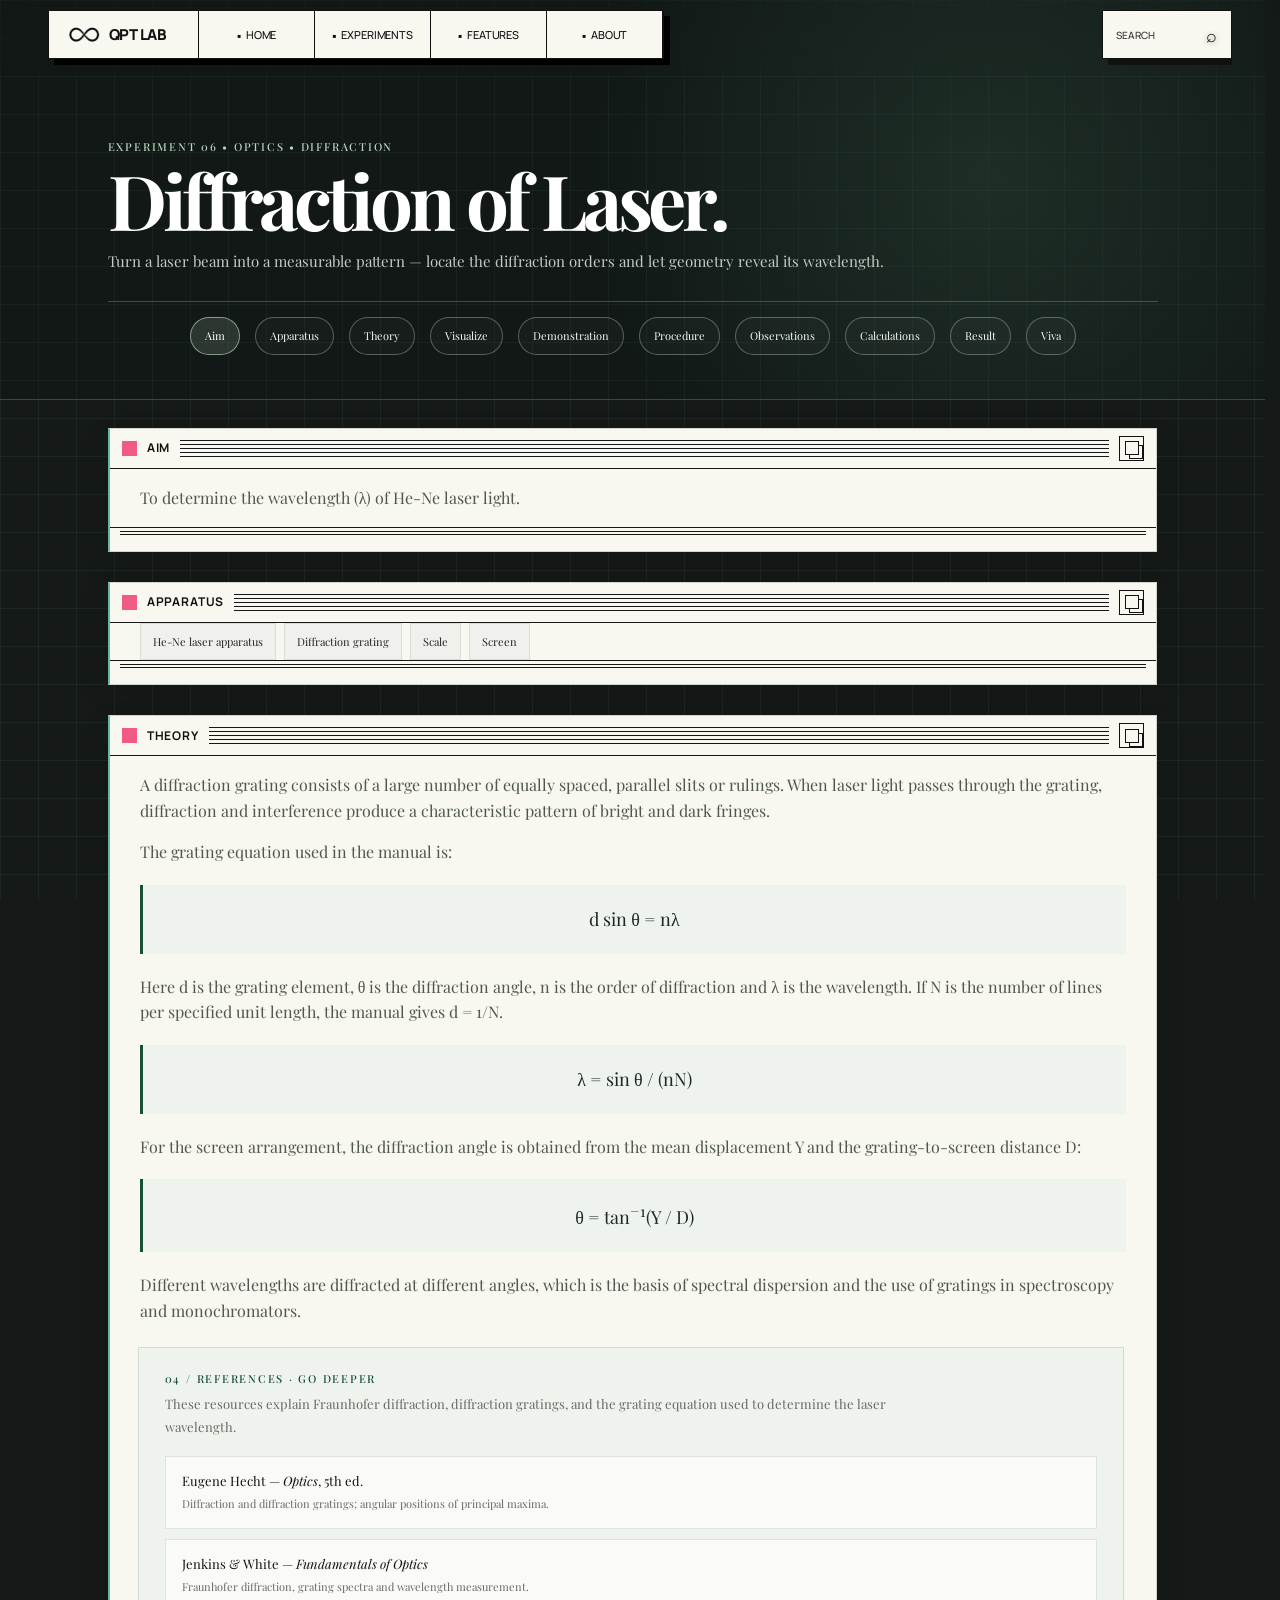
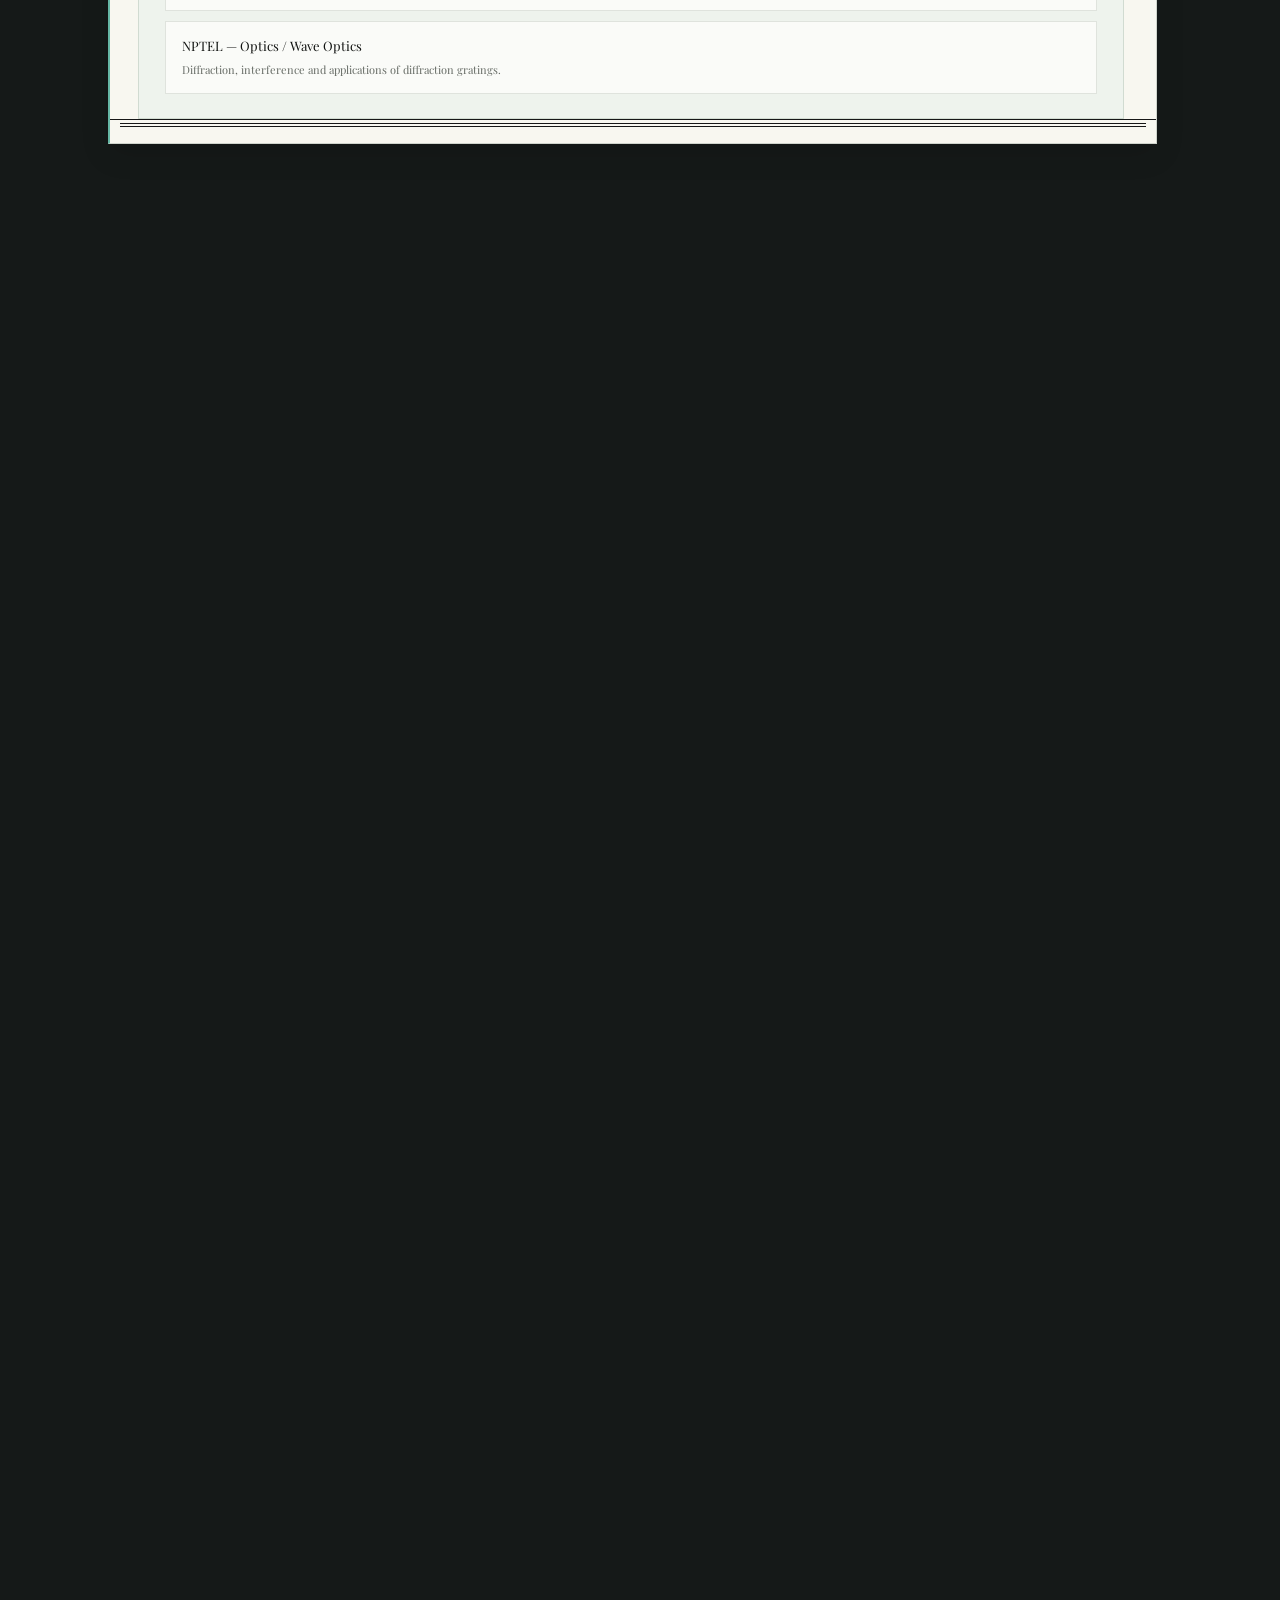
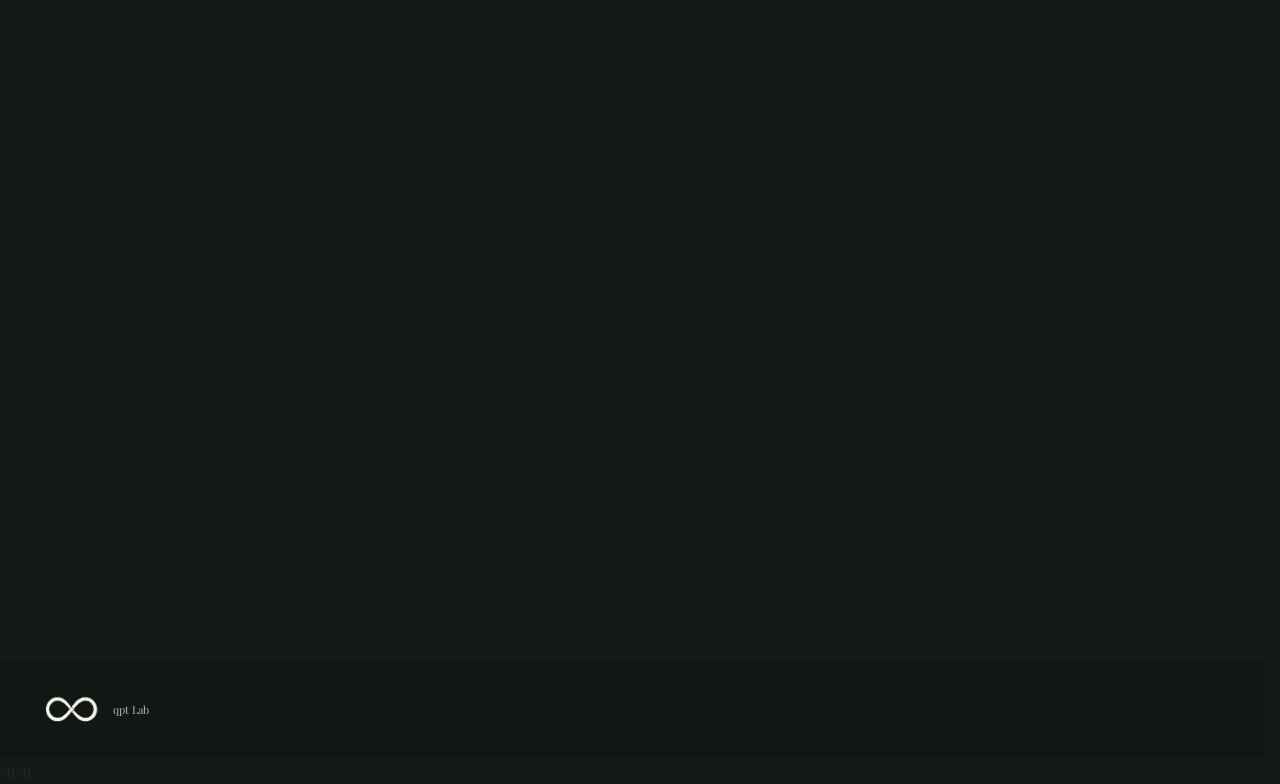
<file: experiment-06.html>
<!DOCTYPE html>
<html lang="en">
<head>
<script>(function(){try{var q=new URLSearchParams(location.search).get("theme");var t=(q==="dark"||q==="light")?q:localStorage.getItem("qptlab-theme")||"light";if(t!=="dark"&&t!=="light")t="light";document.documentElement.setAttribute("data-theme",t);}catch(e){document.documentElement.setAttribute("data-theme","light"); }})();</script>
<meta charset="UTF-8">
<meta name="viewport" content="width=device-width, initial-scale=1.0">
<link rel="preconnect" href="https://fonts.googleapis.com">
<link rel="preconnect" href="https://fonts.gstatic.com" crossorigin>
<link rel="preload" as="image" href="infinity-logo.png" fetchpriority="high">
<link rel="stylesheet" href="https://fonts.googleapis.com/css2?family=Playfair+Display:wght@400;500;600;700&display=block">

<link rel="stylesheet" href="https://fonts.googleapis.com/css2?family=Manrope:wght@400;500;600;700;800&display=block">


<title>Experiment 06 | Diffraction of Laser</title>
<link rel="stylesheet" href="style.css">
<link rel="preconnect" href="https://fonts.googleapis.com">
<link rel="preconnect" href="https://fonts.gstatic.com" crossorigin>
<style>
html,body,body *{font-family:"Playfair Display",Georgia,serif!important}
.exp4-hero{background:var(--dark);color:#fff;padding:70px 0 58px;position:relative;overflow:hidden}
.exp4-hero:after{content:"";position:absolute;inset:0;background:radial-gradient(circle at 78% 45%,rgba(71,112,89,.25),transparent 40%);pointer-events:none}
.exp4-hero .container{position:relative;z-index:1}.exp4-hero .eyebrow{color:#b7d5c1}.exp4-hero h1{font-size:clamp(42px,6vw,76px);line-height:.98;letter-spacing:-.055em;max-width:900px;margin:18px 0}.exp4-hero p{color:#c3cbc5;max-width:760px;font-size:16px}
.exp4-layout{display:grid;grid-template-columns:210px 1fr;gap:42px}.side-nav{position:sticky;top:100px;height:max-content}.side-nav a{display:block;padding:9px 0;color:var(--muted);font-size:12px;border-bottom:1px solid var(--line)}.side-nav a:hover{color:var(--accent)}
.content-block{margin-bottom:70px}.content-block h2{font-size:32px;letter-spacing:-.04em;margin:0 0 18px}.content-block h3{font-size:19px;margin:30px 0 10px}.prose{color:#505650;max-width:820px}.equation{background:#eef3ed;border-left:3px solid var(--accent);padding:20px 24px;font-size:18px;margin:20px 0;overflow:auto}.equation.center{text-align:center}.apparatus{display:flex;flex-wrap:wrap;gap:8px}.chip{padding:9px 12px;background:#f0f1ed;border:1px solid var(--line);font-size:11px}.steps{counter-reset:step;list-style:none;padding:0;max-width:820px}.steps li{counter-increment:step;display:grid;grid-template-columns:40px 1fr;gap:15px;padding:14px 0;border-bottom:1px solid var(--line);color:#505650}.steps li:before{content:counter(step,lower-roman);font-size:11px;color:var(--accent);padding-top:4px}
.lab-panel,.visual-box,.graph-box,.reference{background:#fff;border:1px solid var(--line)}.lab-panel{padding:25px}.visual-box{padding:22px;margin-top:20px}.visual-box svg{display:block;width:100%;height:auto}.visual-image{display:block;width:100%;height:auto;max-width:760px;margin:0 auto}.visual-pair{display:grid;grid-template-columns:1fr;gap:28px}.visual-item{padding:4px 0 18px}.visual-item + .visual-item{border-top:1px solid var(--line);padding-top:28px}.visual-image-biot{max-width:650px}.visual-image-arrangement{max-width:680px}.caption,.graph-note{font-size:10px;color:var(--muted);margin:12px auto 0;max-width:760px;line-height:1.6;text-align:center}.form-grid{display:grid;grid-template-columns:repeat(4,1fr);gap:14px}.field label{display:block;font-size:10px;letter-spacing:.08em;color:var(--muted);margin-bottom:7px}.field input{width:100%;padding:11px 12px;border:1px solid #cdd2cb;background:#fbfcfa;font-size:13px;outline:none}.field input:focus{border-color:var(--accent)}
.table-wrap{overflow-x:auto;margin-top:25px}.obs-table{width:100%;border-collapse:collapse;min-width:1280px}.obs-table th,.obs-table td{border:1px solid #d4d8d1;padding:8px;text-align:center;font-size:10px}.obs-table th{background:#eef1ec;font-size:9px}.obs-table input{width:72px;padding:7px;border:1px solid #d2d7d0;font-size:10px;text-align:center;background:#fff}.obs-table .readonly{background:#f6f8f4;color:#4f594f}
.button-calc,.button-reset{cursor:pointer;padding:12px 18px;font-size:12px;font-weight:700}.button-calc{border:0;background:var(--accent);color:white;margin-top:18px}.button-reset{border:1px solid var(--line);background:#fff;color:var(--ink);margin:18px 0 0 7px}.note{margin-top:15px;padding:12px 14px;background:#f7f7f3;color:var(--muted);font-size:11px}.result-grid{display:grid;grid-template-columns:repeat(4,1fr);gap:10px;margin-top:18px}.result{background:#edf3ed;border:1px solid #d1dbd1;padding:17px}.result span{display:block;font-size:9px;color:var(--muted);text-transform:uppercase}.result strong{display:block;font-size:19px;margin-top:8px;word-break:break-word}.formula-note{font-size:12px;color:var(--muted);margin-top:10px}
/* Experiment demonstration video — matched to Experiment 01 */
.video-box{padding:18px}.video-frame{position:relative;width:100%;aspect-ratio:16/9;overflow:hidden;background:#111}.video-frame iframe{position:absolute;inset:0;width:100%;height:100%;border:0;display:block}.youtube-embed-frame{background:#000;border-radius:2px;box-shadow:0 8px 24px rgba(0,0,0,.08)}.video-heading-content{text-align:center;padding:6px 18px 18px;max-width:820px;margin:0 auto}.video-heading-content .video-title{font-size:20px;letter-spacing:.04em;margin-bottom:9px}.video-heading-content p{font:12px "Manrope",sans-serif;color:var(--muted);line-height:1.7;margin:0 auto;max-width:720px}@media(max-width:560px){.video-heading-content .video-title{font-size:17px}.video-heading-content{padding-left:4px;padding-right:4px}.video-box{padding:12px}}
.graph-box{padding:18px;margin-top:20px}.graph-box svg{width:100%;height:auto;display:block}.graph-downloads{display:flex;gap:8px;flex-wrap:wrap;margin-top:14px}.graph-download-button{border:1px solid var(--accent);cursor:pointer;background:var(--accent);color:#fff;padding:10px 14px;font-size:11px;font-weight:700}.graph-download-button.secondary{background:#fff;color:var(--accent)}.graph-download-button:disabled{opacity:.45;cursor:not-allowed}.axis-label{font-size:13px;fill:#505650}.tick-label{font-size:11px;fill:#666b65}.gridline{stroke:#e3e7e1;stroke-width:1}.plot-axis{stroke:#6a716b;stroke-width:1.4}.data-point{fill:#174f38}.theory-line{stroke:#8a928b;stroke-width:2;stroke-dasharray:6 5}
.vector-controls{display:grid;grid-template-columns:repeat(4,1fr);gap:12px;margin-top:16px}.vector-controls label{font-size:10px;color:var(--muted);display:block}.vector-controls input{width:100%;margin-top:6px}.vector-readout{display:grid;grid-template-columns:repeat(3,1fr);gap:10px;margin-top:16px}.mini-result{background:#f7f8f4;border:1px solid var(--line);padding:12px}.mini-result span{display:block;font-size:9px;color:var(--muted)}.mini-result strong{font-size:16px;display:block;margin-top:5px}
.viva{border:1px solid var(--line);background:#fff;margin:10px 0}.viva button{width:100%;border:0;background:none;text-align:left;padding:16px;cursor:pointer;font-weight:400}.viva .answer{display:none;padding:0 16px 16px;color:var(--muted);font-size:13px}.viva.open .answer{display:block}.reference{margin-top:18px;padding:16px 18px;font-size:12px;color:var(--muted)}.reference a{color:var(--accent);text-decoration:underline}
@media(max-width:900px){.exp4-layout{grid-template-columns:1fr}.side-nav{position:static;display:flex;overflow:auto;gap:20px;border-bottom:1px solid var(--line)}.side-nav a{white-space:nowrap;border:0}.form-grid{grid-template-columns:repeat(2,1fr)}.vector-controls{grid-template-columns:repeat(2,1fr)}.result-grid{grid-template-columns:repeat(2,1fr)}}
@media(max-width:560px){.form-grid,.result-grid,.vector-readout{grid-template-columns:1fr}.vector-controls{grid-template-columns:1fr}.button-reset{margin-left:0}.obs-table{min-width:1120px}.exp4-hero{padding-top:50px}}

/* V20: horizontal quick-access navigation above the experiment hero */
.quick-access-bar{background:#f7f8f4;border-bottom:1px solid var(--line);border-top:1px solid var(--line);position:relative;z-index:5}
.quick-access-inner{display:flex;align-items:center;gap:28px;min-height:54px}
.quick-access-label{font-size:10px;letter-spacing:.16em;color:var(--accent);white-space:nowrap}
.quick-access-links{display:flex;align-items:center;gap:0;flex:1;overflow-x:auto;scrollbar-width:thin}
.quick-access-links a{display:inline-flex;align-items:center;min-height:54px;padding:0 17px;color:var(--muted);font-size:12px;text-decoration:none;border-left:1px solid var(--line);white-space:nowrap;transition:color .15s ease,background .15s ease}
.quick-access-links a:last-child{border-right:1px solid var(--line)}
.quick-access-links a:hover,.quick-access-links a:focus-visible{color:var(--ink);background:#eef3ed;outline:none}
@media(max-width:900px){.quick-access-inner{gap:14px}.quick-access-label{display:none}.quick-access-links a{padding:0 14px}}
</style>

<style id="quick-access-in-hero">
/* V21: quick access sits inside the dark hero, directly below the experiment title and subtitle. */
.exp-hero .quick-access-bar, .exp4-hero .quick-access-bar{
  background:transparent;
  border:0;
  border-top:1px solid rgba(195,203,197,.32);
  position:relative;
  z-index:4;
  margin-top:32px;
}
.exp-hero .quick-access-inner, .exp4-hero .quick-access-inner{
  display:flex;
  align-items:center;
  gap:24px;
  min-height:50px;
}
.exp-hero .quick-access-label, .exp4-hero .quick-access-label{
  color:#b7d5c1;
  font-size:9px;
  letter-spacing:.18em;
  white-space:nowrap;
}
.exp-hero .quick-access-links, .exp4-hero .quick-access-links{
  display:flex;
  align-items:stretch;
  flex:1;
  overflow-x:auto;
  scrollbar-width:none;
}
.exp-hero .quick-access-links::-webkit-scrollbar, .exp4-hero .quick-access-links::-webkit-scrollbar{display:none}
.exp-hero .quick-access-links a, .exp4-hero .quick-access-links a{
  display:inline-flex;
  align-items:center;
  min-height:50px;
  padding:0 16px;
  color:#c3cbc5;
  font-size:11px;
  text-decoration:none;
  border-left:1px solid rgba(195,203,197,.18);
  white-space:nowrap;
  transition:background .18s ease,color .18s ease;
}
.exp-hero .quick-access-links a:last-child, .exp4-hero .quick-access-links a:last-child{border-right:1px solid rgba(195,203,197,.18)}
.exp-hero .quick-access-links a:hover, .exp-hero .quick-access-links a:focus-visible,
.exp4-hero .quick-access-links a:hover, .exp4-hero .quick-access-links a:focus-visible{
  background:rgba(183,213,193,.10);
  color:#fff;
  outline:none;
}
@media(max-width:900px){
  .exp-hero .quick-access-inner, .exp4-hero .quick-access-inner{gap:12px}
  .exp-hero .quick-access-label, .exp4-hero .quick-access-label{display:none}
  .exp-hero .quick-access-links a, .exp4-hero .quick-access-links a{padding:0 13px}
}
</style>

<style id="quick-access-in-hero-v21">
/* V21: Quick access is part of the dark hero, immediately below the title and subtitle. */
.exp-hero .quick-access-bar,.exp4-hero .quick-access-bar{background:transparent!important;border:0!important;border-top:1px solid rgba(195,203,197,.30)!important;position:relative;z-index:4;margin-top:30px!important;}
.exp-hero .quick-access-inner,.exp4-hero .quick-access-inner{display:flex;align-items:center;gap:24px;min-height:48px;}
.exp-hero .quick-access-label,.exp4-hero .quick-access-label{color:#b7d5c1;font-size:9px;letter-spacing:.18em;white-space:nowrap;}
.exp-hero .quick-access-links,.exp4-hero .quick-access-links{display:flex;align-items:stretch;flex:1;overflow-x:auto;scrollbar-width:none;}
.exp-hero .quick-access-links::-webkit-scrollbar,.exp4-hero .quick-access-links::-webkit-scrollbar{display:none;}
.exp-hero .quick-access-links a,.exp4-hero .quick-access-links a{display:inline-flex;align-items:center;min-height:48px;padding:0 15px;color:#c3cbc5;font-size:11px;text-decoration:none;border-left:1px solid rgba(195,203,197,.17);white-space:nowrap;transition:background .18s ease,color .18s ease;}
.exp-hero .quick-access-links a:last-child,.exp4-hero .quick-access-links a:last-child{border-right:1px solid rgba(195,203,197,.17);}
.exp-hero .quick-access-links a:hover,.exp-hero .quick-access-links a:focus-visible,.exp4-hero .quick-access-links a:hover,.exp4-hero .quick-access-links a:focus-visible{background:rgba(183,213,193,.10);color:#fff;outline:none;}
@media(max-width:900px){.exp-hero .quick-access-inner,.exp4-hero .quick-access-inner{gap:12px}.exp-hero .quick-access-label,.exp4-hero .quick-access-label{display:none}.exp-hero .quick-access-links a,.exp4-hero .quick-access-links a{padding:0 13px;}}
</style>

<style id="v22-compact-fullwidth">
/* V22: compact experiment hero and full-width experiment content. */
.exp-hero,.exp4-hero{padding-top:42px!important;padding-bottom:0!important;}
.exp-hero h1,.exp4-hero h1{margin-top:12px!important;margin-bottom:12px!important;}
.exp-hero p,.exp4-hero p{max-width:none!important;margin-bottom:0!important;}
.exp-hero .quick-access-bar,.exp4-hero .quick-access-bar{margin-top:22px!important;}
.exp-hero .quick-access-inner,.exp4-hero .quick-access-inner{min-height:48px!important;}
.exp-layout{display:block!important;width:100%!important;}
.exp-layout>.side-nav{display:none!important;}
.exp-layout>main,.exp-layout>.exp-main,.exp-layout>.content{width:100%!important;max-width:none!important;min-width:0!important;}
.content-block{width:100%!important;max-width:none!important;}
.content-block .prose,.prose,.steps{max-width:none!important;width:100%!important;}
.equation,.visual-box,.lab-panel,.reference{max-width:none!important;width:100%;box-sizing:border-box;}
@media(max-width:900px){.exp-hero,.exp4-hero{padding-top:32px!important;padding-bottom:0!important;}}
</style>

<style id="v22-final-page-width">
/* V22 final: compact hero + broad reading column, matching the approved preview. */
.exp-hero,.exp4-hero{padding-top:38px!important;padding-bottom:0!important;}
.exp-hero h1,.exp4-hero h1{margin:10px 0 10px!important;}
.exp-hero p,.exp4-hero p{max-width:none!important;margin:0!important;}
.exp-hero .quick-access-bar,.exp4-hero .quick-access-bar{margin-top:20px!important;}
.exp-hero>.container,.exp4-hero>.container,main.section.container{width:calc(100% - 80px)!important;max-width:1440px!important;}
main.section.container .content-block,main.section.container .prose,main.section.container .steps{width:100%!important;max-width:none!important;}
main.section.container .equation,main.section.container .visual-box,main.section.container .lab-panel,main.section.container .reference{width:100%!important;max-width:none!important;}
@media(max-width:900px){.exp-hero>.container,.exp4-hero>.container,main.section.container{width:calc(100% - 40px)!important}.exp-hero,.exp4-hero{padding-top:30px!important;}}
</style>

<style id="v28-quick-access-light-active">
/* V28: quiet cream navigation with the same light-green selection used in the lab schedule. */
.experiment-page > .quick-access-bar {
  background: var(--bg) !important;
  border-top: 1px solid var(--line) !important;
  border-bottom: 1px solid var(--line) !important;
}
.experiment-page > .quick-access-bar .quick-access-label {
  color: var(--muted) !important;
  border-right: 1px solid var(--line) !important;
}
.experiment-page > .quick-access-bar .quick-access-links a {
  color: var(--ink) !important;
  background: var(--bg) !important;
  border-left: 1px solid var(--line) !important;
  transition: background .18s ease, color .18s ease, border-color .18s ease !important;
}
.experiment-page > .quick-access-bar .quick-access-links a:hover,
.experiment-page > .quick-access-bar .quick-access-links a:focus-visible {
  background: var(--accent-2) !important;
  color: var(--ink) !important;
  outline: none !important;
}
.experiment-page > .quick-access-bar .quick-access-links a.active {
  background: var(--accent-2) !important;
  color: var(--accent-ink, #142319) !important;
  border-color: #b9ccbF !important;
  box-shadow: inset 0 0 0 1px #b9ccbF !important;
}
.experiment-page > .quick-access-bar .quick-access-links a.active + a {
  border-left-color: #b9ccbF !important;
}
</style>

<style id="v28-unified-experiment-spacing">
/* V28: unified vertical rhythm across all individual experiment pages. */
.experiment-page > main.section.container {
  padding-top: 64px !important;
  padding-bottom: 64px !important;
}
.experiment-page > main.section.container .content-block {
  margin-bottom: 56px !important;
}
.experiment-page > main.section.container .content-block:last-child {
  margin-bottom: 0 !important;
}
@media (max-width: 900px) {
  .experiment-page > main.section.container {
    padding-top: 48px !important;
    padding-bottom: 48px !important;
  }
  .experiment-page > main.section.container .content-block {
    margin-bottom: 44px !important;
  }
}
</style>


<style id="quick-access-centered-final">
/* Final: center the experiment quick-access pills beneath the inspiration line. */
.exp-hero .quick-access-bar,
.exp4-hero .quick-access-bar {
  width: 100% !important;
  margin-top: 22px !important;
  padding: 0 !important;
  border: 0 !important;
  background: transparent !important;
}
.exp-hero .quick-access-inner,
.exp4-hero .quick-access-inner {
  display: flex !important;
  align-items: center !important;
  justify-content: center !important;
  gap: 0 !important;
  min-height: 0 !important;
  width: 100% !important;
}
.exp-hero .quick-access-label,
.exp4-hero .quick-access-label {
  display: none !important;
}
.exp-hero .quick-access-links,
.exp4-hero .quick-access-links {
  display: flex !important;
  align-items: center !important;
  justify-content: center !important;
  flex: 0 0 auto !important;
  width: auto !important;
  max-width: 100% !important;
  overflow-x: auto !important;
  scrollbar-width: none !important;
}
.exp-hero .quick-access-links::-webkit-scrollbar,
.exp4-hero .quick-access-links::-webkit-scrollbar { display: none !important; }
.exp-hero .quick-access-links a,
.exp4-hero .quick-access-links a {
  flex: 0 0 auto !important;
  min-width: 0 !important;
  min-height: 38px !important;
  height: 38px !important;
  padding: 0 15px !important;
  margin: 0 3px !important;
  display: inline-flex !important;
  align-items: center !important;
  justify-content: center !important;
  border: 1px solid rgba(195,203,197,.45) !important;
  border-radius: 999px !important;
  background: transparent !important;
  color: #c3cbc5 !important;
  white-space: nowrap !important;
}
.exp-hero .quick-access-links a:hover,
.exp-hero .quick-access-links a:focus-visible,
.exp4-hero .quick-access-links a:hover,
.exp4-hero .quick-access-links a:focus-visible {
  background: rgba(183,213,193,.10) !important;
  color: #fff !important;
}
@media (max-width: 900px) {
  .exp-hero .quick-access-links,
  .exp4-hero .quick-access-links {
    justify-content: flex-start !important;
    width: 100% !important;
  }
  .exp-hero .quick-access-links a,
  .exp4-hero .quick-access-links a {
    padding: 0 13px !important;
  }
}
</style>


<style id="quick-access-centered-v38">
/* V38: center the experiment quick-access pills as one compact group. */
.exp-hero .quick-access-bar,
.exp4-hero .quick-access-bar{
  width:100%;
}
.exp-hero .quick-access-inner,
.exp4-hero .quick-access-inner{
  justify-content:center;
  gap:0;
}
.exp-hero .quick-access-label,
.exp4-hero .quick-access-label{
  display:none !important;
}
.exp-hero .quick-access-links,
.exp4-hero .quick-access-links{
  flex:0 1 auto !important;
  width:max-content;
  max-width:100%;
  margin:0 auto;
  justify-content:center;
}
@media(max-width:900px){
  .exp-hero .quick-access-links,
  .exp4-hero .quick-access-links{
    width:100%;
    max-width:100%;
    margin:0;
    justify-content:flex-start;
  }
}
</style>
<style id="v40-quick-access-true-centered">
/* V40: force the quick-access group to use the full hero width on every experiment page. */
.exp-hero .exp-hero-grid > *,
.exp4-hero .exp-hero-grid > * {
  grid-column: 1 / -1 !important;
  width: 100% !important;
  max-width: none !important;
}
.exp-hero .quick-access-bar,
.exp4-hero .quick-access-bar {
  width: 100% !important;
  margin-left: 0 !important;
  margin-right: 0 !important;
}
.exp-hero .quick-access-inner,
.exp4-hero .quick-access-inner {
  width: 100% !important;
  display: flex !important;
  justify-content: center !important;
  align-items: center !important;
}
.exp-hero .quick-access-links,
.exp4-hero .quick-access-links {
  flex: 0 0 auto !important;
  width: max-content !important;
  max-width: calc(100% - 8px) !important;
  margin: 0 auto !important;
  display: flex !important;
  justify-content: center !important;
  align-items: center !important;
}
@media (max-width: 900px) {
  .exp-hero .quick-access-links,
  .exp4-hero .quick-access-links {
    width: 100% !important;
    max-width: 100% !important;
    justify-content: flex-start !important;
    overflow-x: auto !important;
  }
}
</style>

<style id="static-header-navigation-v59">
/* V59: static header/navigation. No opening sweep, reveal, fade, transform, or transition. */
.site-header, .site-header *,
.home-site-header, .home-site-header *,
.exp-hero, .exp4-hero, .exp-hero *, .exp4-hero *,
.quick-access-bar, .quick-access-bar * {
  animation: none !important;
  transition: none !important;
  transform: none !important;
  clip-path: none !important;
  mask: none !important;
  -webkit-mask: none !important;
  will-change: auto !important;
}
.exp-hero, .exp4-hero {
  background: #111713 !important;
  opacity: 1 !important;
  visibility: visible !important;
}
html[data-theme="dark"] .exp-hero,
html[data-theme="dark"] .exp4-hero { background: #0b0e0c !important; }
</style>
<script id="qpt-static-navigation-init">
/* QPT static navigation: prevent browser history from restoring an old scroll position during page navigation. */
try { if ("scrollRestoration" in history) history.scrollRestoration = "manual"; } catch (e) {}
</script>
<style id="qpt-v63-paint-stability">
/* V63: eliminate first-paint layout/compositing changes. */
html{scroll-behavior:auto!important;scrollbar-gutter:stable!important;overflow-anchor:none!important;}
body{overflow-anchor:none!important;font-synthesis:none;}
.site-header,.home-site-header,.nav,.hero,.hero::before,.hero::after,.hero-grid,.exp-hero,.exp4-hero,.quick-access-bar{contain:layout paint!important;}
.site-header,.home-site-header,.nav,.theme-toggle{backface-visibility:hidden!important;}
.theme-toggle{width:74px!important;min-width:74px!important;flex:0 0 74px!important;box-sizing:border-box!important;}
</style><style id="laser-3d-visual">
/* Experiment 06 — physically arranged, self-contained rotatable 3D diffraction model */
.laser-3d-box{padding:18px!important;background:#fff!important}
.laser-3d-toolbar{display:flex;align-items:center;justify-content:space-between;gap:18px;padding:0 2px 14px}
.laser-3d-toolbar strong{display:block;font-size:14px;color:var(--ink);letter-spacing:.01em}
.laser-3d-toolbar span{display:block;margin-top:4px;font:10px "Manrope",sans-serif;color:var(--muted);letter-spacing:.02em}
.laser-3d-reset{border:1px solid var(--line);background:#fff;color:var(--ink);padding:8px 12px;font:10px "Manrope",sans-serif;cursor:pointer}
.laser-3d-reset:hover{background:#eef3ed}
.laser-3d-stage{position:relative;width:100%;height:560px;min-height:420px;overflow:hidden;border:1px solid #d8ddd7;background:linear-gradient(180deg,#f7f9f6 0%,#e9eeea 100%);touch-action:none;cursor:grab}
.laser-3d-stage.dragging{cursor:grabbing}
#laser3dCanvas{display:block;width:100%;height:100%}
@media(max-width:700px){.laser-3d-stage{height:470px;min-height:380px}.laser-3d-toolbar{align-items:flex-start}.laser-3d-toolbar span{max-width:250px;line-height:1.45}}
</style>

<style id="procedure-step-inline-fix">
.steps li > .step-text{grid-column:2;display:block;min-width:0;}
.steps li > .step-text sub,.steps li > .step-text sup{display:inline;line-height:0;}
</style>
<style id="qpt-v123-nav-transplant">

/* ================================================================
   QPT NAV — transplanted from Tavus V123
   Navigation only: keep the base QPT Lab page design unchanged.
   ================================================================ */
.tavus-floating-header{
  position:fixed!important;top:0!important;left:0!important;right:0!important;width:100%!important;
  height:70px!important;padding:10px 0 11px!important;margin:0!important;background:transparent!important;
  border:0!important;z-index:2147483000!important;pointer-events:none!important;
}
.tavus-floating-header.qpt-nav-scrolled{top:0!important;}
.tavus-exact-nav{
  position:relative!important;width:calc(100% - 96px)!important;max-width:none!important;
  height:49px!important;min-height:49px!important;margin:0 auto!important;padding:0!important;
  display:block!important;background:transparent!important;border:0!important;box-shadow:none!important;
  overflow:visible!important;isolation:auto!important;
}
.tavus-nav-left{
  position:absolute!important;left:0!important;top:0!important;height:49px!important;width:auto!important;
  max-width:none!important;min-width:0!important;margin:0!important;padding:0!important;display:flex!important;
  align-items:stretch!important;background:#f8f7f0!important;border:1px solid #111!important;
  box-shadow:6px 6px 0 #000!important;z-index:20!important;overflow:visible!important;
}
.tavus-brand{
  flex:0 0 150px!important;width:150px!important;min-width:150px!important;height:47px!important;
  padding:0 20px!important;border:0!important;border-right:1px solid #111!important;
  box-shadow:none!important;background:#f8f7f0!important;display:flex!important;align-items:center!important;gap:9px!important;
}
.tavus-brand .brand-mark,.tavus-brand .brand-mark img{width:31px!important;height:31px!important;object-fit:contain!important;}
.tavus-brand .brand-name{font:800 15px/1 "Manrope",Arial,sans-serif!important;letter-spacing:-.035em!important;color:#111!important;}
.tavus-links{
  display:flex!important;align-items:stretch!important;height:47px!important;background:#f8f7f0!important;
}
.tavus-links>a{
  height:47px!important;min-width:116px!important;padding:0 15px!important;display:flex!important;
  align-items:center!important;justify-content:center!important;gap:5px!important;border:0!important;
  border-right:1px solid #111!important;box-shadow:none!important;border-radius:0!important;
  background:#f8f7f0!important;color:#111!important;font:500 11px/1 "Manrope",Arial,sans-serif!important;
  letter-spacing:-.01em!important;white-space:nowrap!important;
}
.tavus-links>a:hover{background:#efeee7!important;color:#111!important;transform:none!important;}
.tavus-links>a>span:first-child{font-size:12px!important;margin:0!important;}
.tavus-experiments-parent{position:relative!important;z-index:100!important;}
.tavus-nav-right{
  position:absolute!important;right:0!important;top:0!important;height:49px!important;width:130px!important;
  min-width:130px!important;margin:0!important;padding:0!important;display:block!important;
  background:#f8f7f0!important;border:1px solid #111!important;box-shadow:6px 6px 0 #111!important;
  z-index:20!important;overflow:visible!important;
}
.tavus-search{
  width:128px!important;min-width:128px!important;height:47px!important;border:0!important;
  box-shadow:none!important;background:#f8f7f0!important;border-radius:0!important;
}
.tavus-search input{
  width:92px!important;height:100%!important;padding:0 4px 0 13px!important;color:#111!important;
  background:transparent!important;border:0!important;outline:0!important;font:500 10px/1 "Manrope",Arial,sans-serif!important;
  letter-spacing:.02em!important;
}
.tavus-search input::placeholder{color:#333!important;opacity:1!important;}
.tavus-search button{width:32px!important;height:100%!important;padding:0!important;border:0!important;border-radius:0!important;background:transparent!important;color:#111!important;font-size:18px!important;cursor:pointer!important;}
.tavus-exact-nav::before{display:none!important;content:none!important;}
.tavus-mega{
  position:fixed!important;z-index:2147483647!important;display:block!important;opacity:0!important;visibility:hidden!important;
  pointer-events:none!important;transform:translateY(-2px)!important;background:#f8f7f0!important;color:#111!important;
  border:1px solid #111!important;box-shadow:6px 6px 0 #111!important;overflow:hidden!important;
}
.tavus-mega.qpt-mega-open{opacity:1!important;visibility:visible!important;pointer-events:auto!important;transform:translateY(0)!important;}
.tavus-mega-title{position:relative!important;z-index:1!important;display:block!important;padding:15px 18px 12px!important;background:#f8f7f0!important;color:#111!important;font:700 10px/1 "Manrope",Arial,sans-serif!important;letter-spacing:.12em!important;border-bottom:1px solid #111!important;}
.tavus-mega-grid{position:relative!important;z-index:1!important;display:grid!important;grid-template-columns:repeat(2,minmax(0,1fr))!important;}
.tavus-mega-grid>a{min-height:61px!important;padding:12px 15px!important;display:grid!important;grid-template-columns:32px 1fr!important;align-items:center!important;gap:10px!important;color:#111!important;border:0!important;border-right:1px solid #111!important;border-bottom:1px solid #111!important;border-radius:0!important;background:#f8f7f0!important;font:600 13px/1.25 "Manrope",Arial,sans-serif!important;}
.tavus-mega-grid>a:nth-child(even){border-right:0!important;}
.tavus-mega-grid>a:hover{background:#f06b9a!important;color:#111!important;}
.tavus-mega-grid b{font:800 13px/1 "Manrope",Arial,sans-serif!important;}
.tavus-mega-grid span{font:600 13px/1.25 "Manrope",Arial,sans-serif!important;}
/* Override legacy navigation rules without touching the rest of the site. */
.tavus-floating-header .menu-toggle{display:none!important;}
.tavus-floating-header .nav-links{gap:0!important;}
@media(max-width:1000px){
  .tavus-exact-nav{width:calc(100% - 48px)!important;}
  .tavus-brand{flex-basis:140px!important;width:140px!important;min-width:140px!important;padding:0 14px!important;}
  .tavus-links>a{min-width:105px!important;padding:0 10px!important;font-size:10px!important;}
}
@media(max-width:760px){
  .tavus-floating-header{height:58px!important;padding:7px 0 9px!important;}
  .tavus-exact-nav{width:calc(100% - 24px)!important;height:52px!important;min-height:52px!important;}
  .tavus-nav-left{height:52px!important;max-width:calc(100% - 104px)!important;overflow:hidden!important;}
  .tavus-brand{flex-basis:112px!important;width:112px!important;min-width:112px!important;height:50px!important;padding:0 10px!important;}
  .tavus-brand .brand-name{font-size:12px!important;}
  .tavus-links>a{min-width:auto!important;padding:0 8px!important;height:50px!important;font-size:8px!important;}
  .tavus-nav-right{height:52px!important;width:100px!important;min-width:100px!important;}
  .tavus-search{width:98px!important;height:50px!important;}
  .tavus-search input{display:none!important;}
  .tavus-mega{left:12px!important;top:59px!important;width:calc(100vw - 24px)!important;max-width:none!important;}
}
/* Fixed navigation must not cover the first hero content. */
.home-site-header.tavus-floating-header + main .hero{padding-top:70px!important;}
body.experiment-page .tavus-floating-header + .exp-hero{padding-top:140px!important;}
body.experiment-page .tavus-floating-header + .exp4-hero{padding-top:140px!important;}

</style>

<style id="qpt-v135-nav-interaction-fix">
/* V135 interaction fix: the floating Tavus navigation is visually transparent at the
   header layer, but its actual controls must remain clickable. */
.tavus-floating-header,
.tavus-exact-nav,
.tavus-exact-nav * { pointer-events:auto !important; }
.tavus-mega { pointer-events:none !important; }
.tavus-mega.qpt-mega-open { pointer-events:auto !important; }
</style>

<style id="qpt-v183-section-frame-rails">
/* Section frame rails inspired by the reference's labelled monitor border. */
.qpt-frame-section{position:relative!important;box-sizing:border-box!important;border:1px solid #111!important;overflow:visible!important;padding-top:0!important;padding-bottom:0!important;}
.qpt-frame-top{height:35px;display:flex;align-items:center;gap:9px;padding:0 9px;background:#f8f7f0;border-bottom:1px solid #111;box-sizing:border-box;color:#111;font:600 10px/1 "Manrope",Arial,sans-serif;letter-spacing:.1em;text-transform:uppercase;}
.qpt-frame-dot{display:inline-block;flex:0 0 12px;width:12px;height:12px;background:#f15b83;}
.qpt-frame-label{white-space:nowrap;max-width:45%;overflow:hidden;text-overflow:ellipsis;font-size:12px!important;font-weight:700!important;letter-spacing:.08em!important;}
.qpt-frame-lines{height:17px;flex:1;min-width:12px;background:repeating-linear-gradient(to bottom,#171717 0,#171717 1px,transparent 1px,transparent 4px);}
.qpt-frame-square{width:25px;height:25px;flex:0 0 25px;border:1px solid #111;display:flex;align-items:center;justify-content:center;box-sizing:border-box;background:#f8f7f0;}
.qpt-frame-square:before{content:"";width:10px;height:10px;border:1px solid #111;box-shadow:3px 3px 0 -1px #f8f7f0,3px 3px 0 0 #111;}
.qpt-frame-bottom{height:12px;display:flex;align-items:center;padding:0 9px;border-top:1px solid #111;background:#f8f7f0;box-sizing:border-box;}
.qpt-frame-bottom:before{content:"";display:block;width:100%;height:5px;background:repeating-linear-gradient(to bottom,#171717 0,#171717 1px,transparent 1px,transparent 3px);}
/* Keep content panels and their original internal spacing. */
.qpt-frame-section > :not(.qpt-frame-top):not(.qpt-frame-bottom){margin-left:0; margin-right:0;}
.qpt-frame-section > .section-heading:first-of-type{padding-top:24px;}
.qpt-frame-section.content-block{margin-bottom:56px!important;}
#today-lab.qpt-frame-section,#experiments.qpt-frame-section,#features.qpt-frame-section,#about.qpt-frame-section{padding-left:0!important;padding-right:0!important;}
@media(max-width:700px){.qpt-frame-top{height:32px;gap:7px;padding:0 7px}.qpt-frame-label{font-size:11px!important;font-weight:700!important;max-width:55%}.qpt-frame-square{width:22px;height:22px;flex-basis:22px}.qpt-frame-section.content-block{margin-bottom:38px!important}}
</style>
<script id="qpt-v183-section-frame-script">
(function(){
 function addFrames(){
  var isExperiment=document.body.classList.contains('experiment-page');
  var targets=isExperiment?Array.from(document.querySelectorAll('main.section.container > section.content-block')):Array.from(document.querySelectorAll('main > section#today-lab, main > section#experiments, main > section#features, main > section#about'));
  targets.forEach(function(section){
   if(section.classList.contains('qpt-frame-section')) return;
   var heading=section.querySelector('h2');
   if(!heading) return;
   var label=(heading.textContent||'').replace(/\s+/g,' ').trim();
   if(!label) label=section.id.replace(/-/g,' ');
   section.classList.add('qpt-frame-section');
   var top=document.createElement('div');top.className='qpt-frame-top';top.setAttribute('aria-hidden','true');
   var dot=document.createElement('span');dot.className='qpt-frame-dot';
   var text=document.createElement('span');text.className='qpt-frame-label';text.textContent=label;
   var lines=document.createElement('span');lines.className='qpt-frame-lines';
   var square=document.createElement('span');square.className='qpt-frame-square';
   top.append(dot,text,lines,square);
   var bottom=document.createElement('div');bottom.className='qpt-frame-bottom';bottom.setAttribute('aria-hidden','true');
   section.insertBefore(top,section.firstChild);section.appendChild(bottom);
  });
 }
 if(document.readyState==='loading')document.addEventListener('DOMContentLoaded',addFrames);else addFrames();
})();
</script>


<style id="qpt-v184-hide-duplicate-section-headings">
/* The frame rail already carries the section title; hide the repeated large title inside each panel. */
.qpt-frame-section > h2 { display: none !important; }
.qpt-frame-section .section-heading h2 { display: none !important; }
/* Keep eyebrow labels, descriptive text, and any nested subheadings untouched. */
</style>


<style id="qpt-v193-experiment-section-reference-style">
/* Bring experiment sections closer to the framed, editorial card treatment in the reference. */
body.experiment-page > main.section.container > section.content-block.qpt-frame-section {
  background: #f8f7f0 !important;
  border: 1px solid #d4d8cf !important;
  border-left: 3px solid #6ea99a !important;
  box-sizing: border-box !important;
  padding: 0 0 26px !important;
  margin: 0 0 54px !important;
  overflow: visible !important;
}
body.experiment-page .qpt-frame-section > .qpt-frame-top {
  height: 40px !important;
  margin: 0 !important;
  padding: 0 12px !important;
  gap: 10px !important;
  background: #f8f7f0 !important;
  border-bottom: 1px solid #171717 !important;
}
body.experiment-page .qpt-frame-section > .qpt-frame-top .qpt-frame-label {
  max-width: 52% !important;
  font-family: "Manrope", Arial, sans-serif !important;
  font-size: 12px !important;
  font-weight: 700 !important;
  letter-spacing: .07em !important;
}
body.experiment-page .qpt-frame-section > .qpt-frame-top .qpt-frame-lines {
  height: 17px !important;
  background: repeating-linear-gradient(to bottom,#171717 0,#171717 1px,transparent 1px,transparent 4px) !important;
}
body.experiment-page .qpt-frame-section > .qpt-frame-top .qpt-frame-square {
  width: 25px !important;
  height: 25px !important;
  flex-basis: 25px !important;
}
body.experiment-page .qpt-frame-section > .qpt-frame-bottom {
  margin: 0 !important;
  height: 12px !important;
  padding: 0 10px !important;
  border-top: 1px solid #171717 !important;
}
body.experiment-page .qpt-frame-section > :not(.qpt-frame-top):not(.qpt-frame-bottom) {
  margin-left: 28px !important;
  margin-right: 28px !important;
}
body.experiment-page .qpt-frame-section > .eyebrow {
  padding-top: 19px !important;
  margin-bottom: 14px !important;
}
body.experiment-page .qpt-frame-section > .qpt-frame-top + .section-heading {
  padding-top: 18px !important;
}
body.experiment-page .qpt-frame-section > .qpt-frame-top + .eyebrow + h2 {
  display: none !important;
}
body.experiment-page .qpt-frame-section > .qpt-frame-top + .eyebrow {
  padding-top: 19px !important;
}
body.experiment-page .qpt-frame-section > .qpt-frame-top + .eyebrow + p,
body.experiment-page .qpt-frame-section > .qpt-frame-top + .eyebrow + div,
body.experiment-page .qpt-frame-section > .qpt-frame-top + .eyebrow + ol,
body.experiment-page .qpt-frame-section > .qpt-frame-top + .eyebrow + ul {
  margin-top: 0 !important;
}
@media (max-width: 700px) {
  body.experiment-page > main.section.container > section.content-block.qpt-frame-section {
    padding-bottom: 20px !important;
    margin-bottom: 34px !important;
  }
  body.experiment-page .qpt-frame-section > .qpt-frame-top {
    height: 36px !important;
    padding: 0 7px !important;
    gap: 7px !important;
  }
  body.experiment-page .qpt-frame-section > .qpt-frame-top .qpt-frame-label {
    font-size: 10px !important;
    max-width: 58% !important;
  }
  body.experiment-page .qpt-frame-section > :not(.qpt-frame-top):not(.qpt-frame-bottom) {
    margin-left: 14px !important;
    margin-right: 14px !important;
  }
  body.experiment-page .qpt-frame-section > .eyebrow {
    padding-top: 15px !important;
  }
}
</style>


<style id="qpt-v194-experiment-section-frames">
/* Actual section frame markup for experiment pages, matching the homepage feature panel reference. */
body.experiment-page main.section.container .content-block.qpt-frame-section {
  display:block!important; box-sizing:border-box!important; background:#f8f7f0!important;
  border:1px solid #cfd4cc!important; border-left:2px solid #66b7a5!important;
  margin:0 0 30px!important; padding:0 0 12px!important; overflow:visible!important;
}
.qpt-frame-top {height:42px;display:flex;align-items:center;gap:10px;padding:0 12px;margin:0 12px;background:transparent;border-bottom:1px solid #171717;box-sizing:border-box;color:#111;}
.qpt-frame-dot {display:block;flex:0 0 15px;width:15px;height:15px;background:#f15b83;}
.qpt-frame-label {white-space:nowrap;max-width:45%;overflow:hidden;text-overflow:ellipsis;font-family:"Playfair Display",Georgia,serif;font-size:15px!important;font-weight:700!important;letter-spacing:.055em!important;color:#111;}
.qpt-frame-lines {height:18px;flex:1;min-width:12px;background:repeating-linear-gradient(to bottom,#171717 0,#171717 1px,transparent 1px,transparent 4px);}
.qpt-frame-square {width:30px;height:30px;flex:0 0 30px;border:1px solid #111;display:flex;align-items:center;justify-content:center;box-sizing:border-box;background:#f8f7f0;}
.qpt-frame-square:before {content:"";width:12px;height:12px;border:1px solid #111;box-shadow:4px 4px 0 -1px #f8f7f0,4px 4px 0 0 #111;}
.qpt-frame-bottom {height:12px;display:flex;align-items:center;margin:0 12px;padding:0 10px;border-top:1px solid #171717;box-sizing:border-box;background:transparent;}
.qpt-frame-bottom:before {content:"";display:block;width:100%;height:5px;background:repeating-linear-gradient(to bottom,#171717 0,#171717 1px,transparent 1px,transparent 3px);}
body.experiment-page main.section.container .content-block.qpt-frame-section > .eyebrow {display:none!important;}
body.experiment-page main.section.container .content-block.qpt-frame-section > h2 {margin-top:24px!important;padding-left:30px!important;padding-right:30px!important;}
body.experiment-page main.section.container .content-block.qpt-frame-section > p,
body.experiment-page main.section.container .content-block.qpt-frame-section > .prose,
body.experiment-page main.section.container .content-block.qpt-frame-section > .apparatus,
body.experiment-page main.section.container .content-block.qpt-frame-section > .equation,
body.experiment-page main.section.container .content-block.qpt-frame-section > .visual-card,
body.experiment-page main.section.container .content-block.qpt-frame-section > .procedure-list,
body.experiment-page main.section.container .content-block.qpt-frame-section > .table-wrap,
body.experiment-page main.section.container .content-block.qpt-frame-section > table,
body.experiment-page main.section.container .content-block.qpt-frame-section > .calculator,
body.experiment-page main.section.container .content-block.qpt-frame-section > .graph-wrap,
body.experiment-page main.section.container .content-block.qpt-frame-section > .result-card,
body.experiment-page main.section.container .content-block.qpt-frame-section > .viva-list {margin-left:30px!important;margin-right:30px!important;}
body.experiment-page main.section.container .content-block.qpt-frame-section > *:last-child:not(.qpt-frame-bottom) {margin-bottom:18px;}
@media(max-width:700px){
 body.experiment-page main.section.container .content-block.qpt-frame-section{margin-bottom:20px!important;}
 .qpt-frame-top{height:38px;margin:0 7px;padding:0 6px;gap:7px;}
 .qpt-frame-label{font-size:12px!important;max-width:52%;}
 .qpt-frame-square{width:24px;height:24px;flex-basis:24px;}
 body.experiment-page main.section.container .content-block.qpt-frame-section > h2{padding-left:18px!important;padding-right:18px!important;}
 body.experiment-page main.section.container .content-block.qpt-frame-section > p,
 body.experiment-page main.section.container .content-block.qpt-frame-section > .prose,
 body.experiment-page main.section.container .content-block.qpt-frame-section > .apparatus,
 body.experiment-page main.section.container .content-block.qpt-frame-section > .equation,
 body.experiment-page main.section.container .content-block.qpt-frame-section > *:not(.qpt-frame-top):not(.qpt-frame-bottom):not(.eyebrow):not(h2){margin-left:18px!important;margin-right:18px!important;}
}
</style>


<style id="qpt-v195-section-content-containment">
/* Keep every section's contents inside its cream frame. Some legacy blocks use
   width:100% plus horizontal margins, which otherwise pushes them past the border. */
body.experiment-page main.section.container .content-block.qpt-frame-section,
body.experiment-page main.section.container .content-block.qpt-frame-section * {
  box-sizing: border-box !important;
}
body.experiment-page main.section.container .content-block.qpt-frame-section {
  min-width: 0 !important;
  max-width: 100% !important;
}
body.experiment-page main.section.container .content-block.qpt-frame-section > :not(.qpt-frame-top):not(.qpt-frame-bottom):not(.eyebrow):not(h2) {
  width: auto !important;
  max-width: calc(100% - 60px) !important;
  min-width: 0 !important;
}
body.experiment-page main.section.container .content-block.qpt-frame-section .equation,
body.experiment-page main.section.container .content-block.qpt-frame-section .visual-card,
body.experiment-page main.section.container .content-block.qpt-frame-section .table-wrap,
body.experiment-page main.section.container .content-block.qpt-frame-section .calculator,
body.experiment-page main.section.container .content-block.qpt-frame-section .graph-wrap,
body.experiment-page main.section.container .content-block.qpt-frame-section .result-card,
body.experiment-page main.section.container .content-block.qpt-frame-section table {
  max-width: 100% !important;
  min-width: 0 !important;
}
body.experiment-page main.section.container .content-block.qpt-frame-section .table-wrap,
body.experiment-page main.section.container .content-block.qpt-frame-section .graph-wrap {
  overflow-x: auto !important;
}
@media (max-width:700px) {
  body.experiment-page main.section.container .content-block.qpt-frame-section > :not(.qpt-frame-top):not(.qpt-frame-bottom):not(.eyebrow):not(h2) {
    max-width: calc(100% - 36px) !important;
  }
}
</style>

<style id="qpt-shared-retro-video-layout-v270">
.qpt-video-companion{padding:18px!important;background:var(--surface,#fff)!important;}
.qpt-video-companion .video-heading-content{max-width:none;text-align:left;padding:2px 0 16px;margin:0;}
.qpt-video-companion .video-heading-content p{max-width:none;margin:0;font-size:12px;}
.qpt-video-notes-layout{display:grid;grid-template-columns:minmax(0,3fr) minmax(290px,2fr);gap:14px;align-items:stretch;}
.qpt-video-column{min-width:0;display:flex;flex-direction:column;}
.qpt-video-column .video-frame{aspect-ratio:16/9;flex:none;margin:0;}
.qpt-video-column iframe{display:block;width:100%;height:100%;}
.qpt-video-foot{display:flex;justify-content:space-between;gap:12px;padding:10px 2px 0;color:var(--muted);font:9px "Manrope",sans-serif;letter-spacing:.12em;}
.qpt-retro-panel{min-width:0;min-height:0;box-sizing:border-box;background:#000!important;border:1px solid #777;display:flex;align-items:center;justify-content:center;overflow:hidden;padding:0;}
.qpt-retro-panel .qpt-retro-computer{width:100%;height:100%;min-height:0;box-sizing:border-box;display:flex;align-items:center;justify-content:center;background:#000;padding:0;}
.qpt-retro-panel svg{display:block;width:180px;height:150px;max-width:100%;flex:0 0 180px;}
@media(max-width:760px){.qpt-video-notes-layout{grid-template-columns:minmax(0,1fr);}.qpt-retro-panel{min-height:260px;height:300px;}.qpt-video-column .video-frame{aspect-ratio:16/9;}}
</style>
</head>
<body class="experiment-page">
<header class="site-header tavus-floating-header">
<nav class="nav tavus-exact-nav" aria-label="Primary navigation">
  <div class="tavus-nav-left">
    <a aria-label="QPT Lab home" class="tavus-brand" href="index.html">
      <span class="brand-mark" aria-hidden="true"><img src="infinity-logo.png" alt=""></span>
      <span class="brand-name">QPT LAB</span>
    </a>
    <div class="tavus-links nav-links">
      <a href="index.html#home"><span aria-hidden="true">▪</span> HOME</a>
      <a class="tavus-experiments-parent" href="index.html#experiments" aria-haspopup="true" aria-expanded="false">
        <span aria-hidden="true">▪</span> EXPERIMENTS
      </a>
      <div class="tavus-mega" aria-label="Experiments" role="menu">
        <div class="tavus-mega-title">EXPERIMENTS 01—08</div>
        <div class="tavus-mega-grid">
          <a href="experiment-01.html"><b>01</b><span>Diffraction Grating</span></a>
          <a href="experiment-02.html"><b>02</b><span>Refractive Index of Prism</span></a>
          <a href="experiment-03.html"><b>03</b><span>Photoelectric Effect</span></a>
          <a href="experiment-04.html"><b>04</b><span>Circular Coil</span></a>
          <a href="experiment-05.html"><b>05</b><span>Newton’s Rings</span></a>
          <a href="experiment-06.html"><b>06</b><span>Diffraction of Laser</span></a>
          <a href="experiment-07.html"><b>07</b><span>Energy Bandgap of Semiconductor</span></a>
          <a href="experiment-08.html"><b>08</b><span>P-N Junction Diode</span></a>
        </div>
      </div>
      <a href="index.html#features"><span aria-hidden="true">▪</span> FEATURES</a>
      <a href="index.html#about"><span aria-hidden="true">▪</span> ABOUT</a>
    </div>
  </div>
  <div class="tavus-nav-right">
    <div class="nav-search tavus-search" id="nav-search">
      <label class="sr-only" for="nav-search-input">Search the lab</label>
      <input aria-controls="nav-search-results" aria-expanded="false" aria-label="Search experiments, concepts and apparatus" autocomplete="off" id="nav-search-input" placeholder="SEARCH" spellcheck="false" type="search">
      <button aria-label="Search" id="nav-search-button" title="Search" type="button">⌕</button>
      <div aria-label="Search results" class="nav-search-results" id="nav-search-results" role="listbox"></div>
    </div>
  </div>
</nav>
</header>

<section class="exp4-hero"><div class="container">
<div class="eyebrow">EXPERIMENT 06 • OPTICS • DIFFRACTION</div>
<h1>Diffraction of Laser.</h1>
<p class="hero-inspiration">Turn a laser beam into a measurable pattern — locate the diffraction orders and let geometry reveal its wavelength.</p>
<div class="quick-access-bar"><div class="quick-access-inner"><div class="quick-access-label">QUICK ACCESS</div><nav class="quick-access-links" aria-label="Experiment sections"><a href="#aim">Aim</a><a href="#apparatus">Apparatus</a><a href="#theory">Theory</a><a href="#visualize">Visualize</a><a href="#demonstration">Demonstration</a><a href="#procedure">Procedure</a><a href="#observations">Observations</a><a href="#calculations">Calculations</a><a href="#result">Result</a><a href="#viva">Viva</a></nav></div></div>
</div></section>

<main class="section container">
<div>

<section id="aim" class="content-block"><div class="eyebrow">01 / AIM</div><h2>What are we measuring?</h2><div class="prose"><p>To determine the wavelength (λ) of He-Ne laser light.</p></div></section>

<section id="apparatus" class="content-block"><div class="eyebrow">02 / APPARATUS</div><h2>Equipment</h2><div class="apparatus"><span class="chip">He-Ne laser apparatus</span><span class="chip">Diffraction grating</span><span class="chip">Scale</span><span class="chip">Screen</span></div></section>

<section id="theory" class="content-block"><div class="eyebrow">03 / THEORY</div><h2>How does a grating reveal the laser wavelength?</h2>
<p class="prose">A diffraction grating consists of a large number of equally spaced, parallel slits or rulings. When laser light passes through the grating, diffraction and interference produce a characteristic pattern of bright and dark fringes.</p>
<p class="prose">The grating equation used in the manual is:</p>
<div class="equation center">d sin θ = nλ</div>
<p class="prose">Here d is the grating element, θ is the diffraction angle, n is the order of diffraction and λ is the wavelength. If N is the number of lines per specified unit length, the manual gives d = 1/N.</p>
<div class="equation center">λ = sin θ / (nN)</div>
<p class="prose">For the screen arrangement, the diffraction angle is obtained from the mean displacement Y and the grating-to-screen distance D:</p>
<div class="equation center">θ = tan<sup>−1</sup>(Y / D)</div>
<p class="prose">Different wavelengths are diffracted at different angles, which is the basis of spectral dispersion and the use of gratings in spectroscopy and monochromators.</p>

<div class="deep-references" id="references"><div class="eyebrow">04 / REFERENCES · GO DEEPER</div><p class="deep-references-intro">These resources explain Fraunhofer diffraction, diffraction gratings, and the grating equation used to determine the laser wavelength.</p><div class="deep-reference-list"><div class="deep-reference"><div class="deep-reference-title">Eugene Hecht — <em>Optics</em>, 5th ed.</div><div class="deep-reference-topic">Diffraction and diffraction gratings; angular positions of principal maxima.</div></div><div class="deep-reference"><div class="deep-reference-title">Jenkins &amp; White — <em>Fundamentals of Optics</em></div><div class="deep-reference-topic">Fraunhofer diffraction, grating spectra and wavelength measurement.</div></div><div class="deep-reference"><div class="deep-reference-title">NPTEL — Optics / Wave Optics</div><div class="deep-reference-topic">Diffraction, interference and applications of diffraction gratings.</div></div></div></div>
</section>

<section id="visualize" class="content-block"><div class="eyebrow">04 / VISUAL EXPLANATION</div><h2>Explore the diffraction arrangement in 3D</h2>
<div class="visual-box laser-3d-box">
  <div class="laser-3d-toolbar">
    <div><strong>Interactive 3D model</strong><span>Drag to rotate • Scroll to zoom • Double-click to reset</span></div>
    <button type="button" class="laser-3d-reset" id="laser3dReset">Reset view</button>
  </div>
  <div class="laser-3d-stage" id="laser3dStage" aria-label="Interactive three-dimensional laser diffraction grating arrangement">
    <canvas id="laser3dCanvas"></canvas>
  </div>
  <p class="caption">Interactive 3D representation of the laser diffraction setup. The diffraction orders, screen displacements y₁ and y₂, and grating-to-screen distance D are marked to connect the physical arrangement with the measurement geometry.</p>
</div></section>

<section id="demonstration" class="content-block">
<div class="eyebrow">06 / EXPERIMENT DEMONSTRATION</div>
<h2>See the experiment in the laboratory</h2>
<div class="video-box qpt-video-companion" id="qpt-video-companion-exp06">
<div class="video-heading-content">
<p></p>
</div>
<div class="qpt-video-notes-layout">
<div class="qpt-video-column"><div class="video-frame youtube-embed-frame"><iframe src="https://www.youtube.com/embed/ya_v3mgr79I?rel=0" title="Laser wavelength using a plane diffraction grating — experiment demonstration" allow="accelerometer; autoplay; clipboard-write; encrypted-media; gyroscope; picture-in-picture; web-share" allowfullscreen loading="lazy" referrerpolicy="strict-origin-when-cross-origin"></iframe></div><div class="qpt-video-foot"><span>EXPERIMENT 06</span><span>READY TO PLAY</span></div></div>
<aside class="qpt-retro-panel" aria-label="Feature update"><div class="qpt-retro-computer"><svg xmlns="http://www.w3.org/2000/svg" viewBox="0 0 180 150" width="180" height="150" style="display:block;width:180px;height:150px;max-width:100%;flex:0 0 180px;" role="img" aria-label="Retro computer displaying Feature Update Coming Soon..."><rect width="180" height="150" fill="#000"/><!-- compact pixel-art monitor --><rect x="16" y="9" width="148" height="104" fill="#f3edc9" stroke="#171914" stroke-width="2.5"/><rect x="21" y="14" width="138" height="94" fill="#b9b99b" stroke="#171914" stroke-width="1"/><rect x="25" y="18" width="130" height="85" fill="#050806" stroke="#e9e2b8" stroke-width="2"/><rect x="47.30" y="47.00" width="1.12" height="1.12" fill="#00f044"/><rect x="48.42" y="47.00" width="1.12" height="1.12" fill="#00f044"/><rect x="49.54" y="47.00" width="1.12" height="1.12" fill="#00f044"/><rect x="50.66" y="47.00" width="1.12" height="1.12" fill="#00f044"/><rect x="51.78" y="47.00" width="1.12" height="1.12" fill="#00f044"/><rect x="47.30" y="48.12" width="1.12" height="1.12" fill="#00f044"/><rect x="47.30" y="49.24" width="1.12" height="1.12" fill="#00f044"/><rect x="47.30" y="50.36" width="1.12" height="1.12" fill="#00f044"/><rect x="48.42" y="50.36" width="1.12" height="1.12" fill="#00f044"/><rect x="49.54" y="50.36" width="1.12" height="1.12" fill="#00f044"/><rect x="50.66" y="50.36" width="1.12" height="1.12" fill="#00f044"/><rect x="47.30" y="51.48" width="1.12" height="1.12" fill="#00f044"/><rect x="47.30" y="52.60" width="1.12" height="1.12" fill="#00f044"/><rect x="47.30" y="53.72" width="1.12" height="1.12" fill="#00f044"/><rect x="54.52" y="48.12" width="1.12" height="1.12" fill="#00f044"/><rect x="55.64" y="48.12" width="1.12" height="1.12" fill="#00f044"/><rect x="56.76" y="48.12" width="1.12" height="1.12" fill="#00f044"/><rect x="53.40" y="49.24" width="1.12" height="1.12" fill="#00f044"/><rect x="57.88" y="49.24" width="1.12" height="1.12" fill="#00f044"/><rect x="53.40" y="50.36" width="1.12" height="1.12" fill="#00f044"/><rect x="54.52" y="50.36" width="1.12" height="1.12" fill="#00f044"/><rect x="55.64" y="50.36" width="1.12" height="1.12" fill="#00f044"/><rect x="56.76" y="50.36" width="1.12" height="1.12" fill="#00f044"/><rect x="57.88" y="50.36" width="1.12" height="1.12" fill="#00f044"/><rect x="53.40" y="51.48" width="1.12" height="1.12" fill="#00f044"/><rect x="53.40" y="52.60" width="1.12" height="1.12" fill="#00f044"/><rect x="57.88" y="52.60" width="1.12" height="1.12" fill="#00f044"/><rect x="54.52" y="53.72" width="1.12" height="1.12" fill="#00f044"/><rect x="55.64" y="53.72" width="1.12" height="1.12" fill="#00f044"/><rect x="56.76" y="53.72" width="1.12" height="1.12" fill="#00f044"/><rect x="60.62" y="48.12" width="1.12" height="1.12" fill="#00f044"/><rect x="61.74" y="48.12" width="1.12" height="1.12" fill="#00f044"/><rect x="62.86" y="48.12" width="1.12" height="1.12" fill="#00f044"/><rect x="63.98" y="49.24" width="1.12" height="1.12" fill="#00f044"/><rect x="60.62" y="50.36" width="1.12" height="1.12" fill="#00f044"/><rect x="61.74" y="50.36" width="1.12" height="1.12" fill="#00f044"/><rect x="62.86" y="50.36" width="1.12" height="1.12" fill="#00f044"/><rect x="63.98" y="50.36" width="1.12" height="1.12" fill="#00f044"/><rect x="59.50" y="51.48" width="1.12" height="1.12" fill="#00f044"/><rect x="63.98" y="51.48" width="1.12" height="1.12" fill="#00f044"/><rect x="59.50" y="52.60" width="1.12" height="1.12" fill="#00f044"/><rect x="62.86" y="52.60" width="1.12" height="1.12" fill="#00f044"/><rect x="63.98" y="52.60" width="1.12" height="1.12" fill="#00f044"/><rect x="60.62" y="53.72" width="1.12" height="1.12" fill="#00f044"/><rect x="61.74" y="53.72" width="1.12" height="1.12" fill="#00f044"/><rect x="63.98" y="53.72" width="1.12" height="1.12" fill="#00f044"/><rect x="66.72" y="47.00" width="1.12" height="1.12" fill="#00f044"/><rect x="66.72" y="48.12" width="1.12" height="1.12" fill="#00f044"/><rect x="65.60" y="49.24" width="1.12" height="1.12" fill="#00f044"/><rect x="66.72" y="49.24" width="1.12" height="1.12" fill="#00f044"/><rect x="67.84" y="49.24" width="1.12" height="1.12" fill="#00f044"/><rect x="66.72" y="50.36" width="1.12" height="1.12" fill="#00f044"/><rect x="66.72" y="51.48" width="1.12" height="1.12" fill="#00f044"/><rect x="66.72" y="52.60" width="1.12" height="1.12" fill="#00f044"/><rect x="70.08" y="52.60" width="1.12" height="1.12" fill="#00f044"/><rect x="67.84" y="53.72" width="1.12" height="1.12" fill="#00f044"/><rect x="68.96" y="53.72" width="1.12" height="1.12" fill="#00f044"/><rect x="71.70" y="48.12" width="1.12" height="1.12" fill="#00f044"/><rect x="76.18" y="48.12" width="1.12" height="1.12" fill="#00f044"/><rect x="71.70" y="49.24" width="1.12" height="1.12" fill="#00f044"/><rect x="76.18" y="49.24" width="1.12" height="1.12" fill="#00f044"/><rect x="71.70" y="50.36" width="1.12" height="1.12" fill="#00f044"/><rect x="76.18" y="50.36" width="1.12" height="1.12" fill="#00f044"/><rect x="71.70" y="51.48" width="1.12" height="1.12" fill="#00f044"/><rect x="76.18" y="51.48" width="1.12" height="1.12" fill="#00f044"/><rect x="71.70" y="52.60" width="1.12" height="1.12" fill="#00f044"/><rect x="75.06" y="52.60" width="1.12" height="1.12" fill="#00f044"/><rect x="76.18" y="52.60" width="1.12" height="1.12" fill="#00f044"/><rect x="72.82" y="53.72" width="1.12" height="1.12" fill="#00f044"/><rect x="73.94" y="53.72" width="1.12" height="1.12" fill="#00f044"/><rect x="76.18" y="53.72" width="1.12" height="1.12" fill="#00f044"/><rect x="77.80" y="48.12" width="1.12" height="1.12" fill="#00f044"/><rect x="80.04" y="48.12" width="1.12" height="1.12" fill="#00f044"/><rect x="81.16" y="48.12" width="1.12" height="1.12" fill="#00f044"/><rect x="77.80" y="49.24" width="1.12" height="1.12" fill="#00f044"/><rect x="78.92" y="49.24" width="1.12" height="1.12" fill="#00f044"/><rect x="82.28" y="49.24" width="1.12" height="1.12" fill="#00f044"/><rect x="77.80" y="50.36" width="1.12" height="1.12" fill="#00f044"/><rect x="77.80" y="51.48" width="1.12" height="1.12" fill="#00f044"/><rect x="77.80" y="52.60" width="1.12" height="1.12" fill="#00f044"/><rect x="77.80" y="53.72" width="1.12" height="1.12" fill="#00f044"/><rect x="85.02" y="48.12" width="1.12" height="1.12" fill="#00f044"/><rect x="86.14" y="48.12" width="1.12" height="1.12" fill="#00f044"/><rect x="87.26" y="48.12" width="1.12" height="1.12" fill="#00f044"/><rect x="83.90" y="49.24" width="1.12" height="1.12" fill="#00f044"/><rect x="88.38" y="49.24" width="1.12" height="1.12" fill="#00f044"/><rect x="83.90" y="50.36" width="1.12" height="1.12" fill="#00f044"/><rect x="85.02" y="50.36" width="1.12" height="1.12" fill="#00f044"/><rect x="86.14" y="50.36" width="1.12" height="1.12" fill="#00f044"/><rect x="87.26" y="50.36" width="1.12" height="1.12" fill="#00f044"/><rect x="88.38" y="50.36" width="1.12" height="1.12" fill="#00f044"/><rect x="83.90" y="51.48" width="1.12" height="1.12" fill="#00f044"/><rect x="83.90" y="52.60" width="1.12" height="1.12" fill="#00f044"/><rect x="88.38" y="52.60" width="1.12" height="1.12" fill="#00f044"/><rect x="85.02" y="53.72" width="1.12" height="1.12" fill="#00f044"/><rect x="86.14" y="53.72" width="1.12" height="1.12" fill="#00f044"/><rect x="87.26" y="53.72" width="1.12" height="1.12" fill="#00f044"/><rect x="96.10" y="47.00" width="1.12" height="1.12" fill="#00f044"/><rect x="100.58" y="47.00" width="1.12" height="1.12" fill="#00f044"/><rect x="96.10" y="48.12" width="1.12" height="1.12" fill="#00f044"/><rect x="100.58" y="48.12" width="1.12" height="1.12" fill="#00f044"/><rect x="96.10" y="49.24" width="1.12" height="1.12" fill="#00f044"/><rect x="100.58" y="49.24" width="1.12" height="1.12" fill="#00f044"/><rect x="96.10" y="50.36" width="1.12" height="1.12" fill="#00f044"/><rect x="100.58" y="50.36" width="1.12" height="1.12" fill="#00f044"/><rect x="96.10" y="51.48" width="1.12" height="1.12" fill="#00f044"/><rect x="100.58" y="51.48" width="1.12" height="1.12" fill="#00f044"/><rect x="96.10" y="52.60" width="1.12" height="1.12" fill="#00f044"/><rect x="100.58" y="52.60" width="1.12" height="1.12" fill="#00f044"/><rect x="97.22" y="53.72" width="1.12" height="1.12" fill="#00f044"/><rect x="98.34" y="53.72" width="1.12" height="1.12" fill="#00f044"/><rect x="99.46" y="53.72" width="1.12" height="1.12" fill="#00f044"/><rect x="102.20" y="48.12" width="1.12" height="1.12" fill="#00f044"/><rect x="103.32" y="48.12" width="1.12" height="1.12" fill="#00f044"/><rect x="104.44" y="48.12" width="1.12" height="1.12" fill="#00f044"/><rect x="105.56" y="48.12" width="1.12" height="1.12" fill="#00f044"/><rect x="102.20" y="49.24" width="1.12" height="1.12" fill="#00f044"/><rect x="106.68" y="49.24" width="1.12" height="1.12" fill="#00f044"/><rect x="102.20" y="50.36" width="1.12" height="1.12" fill="#00f044"/><rect x="106.68" y="50.36" width="1.12" height="1.12" fill="#00f044"/><rect x="102.20" y="51.48" width="1.12" height="1.12" fill="#00f044"/><rect x="103.32" y="51.48" width="1.12" height="1.12" fill="#00f044"/><rect x="104.44" y="51.48" width="1.12" height="1.12" fill="#00f044"/><rect x="105.56" y="51.48" width="1.12" height="1.12" fill="#00f044"/><rect x="102.20" y="52.60" width="1.12" height="1.12" fill="#00f044"/><rect x="102.20" y="53.72" width="1.12" height="1.12" fill="#00f044"/><rect x="112.78" y="47.00" width="1.12" height="1.12" fill="#00f044"/><rect x="112.78" y="48.12" width="1.12" height="1.12" fill="#00f044"/><rect x="109.42" y="49.24" width="1.12" height="1.12" fill="#00f044"/><rect x="110.54" y="49.24" width="1.12" height="1.12" fill="#00f044"/><rect x="112.78" y="49.24" width="1.12" height="1.12" fill="#00f044"/><rect x="108.30" y="50.36" width="1.12" height="1.12" fill="#00f044"/><rect x="111.66" y="50.36" width="1.12" height="1.12" fill="#00f044"/><rect x="112.78" y="50.36" width="1.12" height="1.12" fill="#00f044"/><rect x="108.30" y="51.48" width="1.12" height="1.12" fill="#00f044"/><rect x="112.78" y="51.48" width="1.12" height="1.12" fill="#00f044"/><rect x="108.30" y="52.60" width="1.12" height="1.12" fill="#00f044"/><rect x="112.78" y="52.60" width="1.12" height="1.12" fill="#00f044"/><rect x="109.42" y="53.72" width="1.12" height="1.12" fill="#00f044"/><rect x="110.54" y="53.72" width="1.12" height="1.12" fill="#00f044"/><rect x="111.66" y="53.72" width="1.12" height="1.12" fill="#00f044"/><rect x="112.78" y="53.72" width="1.12" height="1.12" fill="#00f044"/><rect x="115.52" y="48.12" width="1.12" height="1.12" fill="#00f044"/><rect x="116.64" y="48.12" width="1.12" height="1.12" fill="#00f044"/><rect x="117.76" y="48.12" width="1.12" height="1.12" fill="#00f044"/><rect x="118.88" y="49.24" width="1.12" height="1.12" fill="#00f044"/><rect x="115.52" y="50.36" width="1.12" height="1.12" fill="#00f044"/><rect x="116.64" y="50.36" width="1.12" height="1.12" fill="#00f044"/><rect x="117.76" y="50.36" width="1.12" height="1.12" fill="#00f044"/><rect x="118.88" y="50.36" width="1.12" height="1.12" fill="#00f044"/><rect x="114.40" y="51.48" width="1.12" height="1.12" fill="#00f044"/><rect x="118.88" y="51.48" width="1.12" height="1.12" fill="#00f044"/><rect x="114.40" y="52.60" width="1.12" height="1.12" fill="#00f044"/><rect x="117.76" y="52.60" width="1.12" height="1.12" fill="#00f044"/><rect x="118.88" y="52.60" width="1.12" height="1.12" fill="#00f044"/><rect x="115.52" y="53.72" width="1.12" height="1.12" fill="#00f044"/><rect x="116.64" y="53.72" width="1.12" height="1.12" fill="#00f044"/><rect x="118.88" y="53.72" width="1.12" height="1.12" fill="#00f044"/><rect x="121.62" y="47.00" width="1.12" height="1.12" fill="#00f044"/><rect x="121.62" y="48.12" width="1.12" height="1.12" fill="#00f044"/><rect x="120.50" y="49.24" width="1.12" height="1.12" fill="#00f044"/><rect x="121.62" y="49.24" width="1.12" height="1.12" fill="#00f044"/><rect x="122.74" y="49.24" width="1.12" height="1.12" fill="#00f044"/><rect x="121.62" y="50.36" width="1.12" height="1.12" fill="#00f044"/><rect x="121.62" y="51.48" width="1.12" height="1.12" fill="#00f044"/><rect x="121.62" y="52.60" width="1.12" height="1.12" fill="#00f044"/><rect x="124.98" y="52.60" width="1.12" height="1.12" fill="#00f044"/><rect x="122.74" y="53.72" width="1.12" height="1.12" fill="#00f044"/><rect x="123.86" y="53.72" width="1.12" height="1.12" fill="#00f044"/><rect x="127.72" y="48.12" width="1.12" height="1.12" fill="#00f044"/><rect x="128.84" y="48.12" width="1.12" height="1.12" fill="#00f044"/><rect x="129.96" y="48.12" width="1.12" height="1.12" fill="#00f044"/><rect x="126.60" y="49.24" width="1.12" height="1.12" fill="#00f044"/><rect x="131.08" y="49.24" width="1.12" height="1.12" fill="#00f044"/><rect x="126.60" y="50.36" width="1.12" height="1.12" fill="#00f044"/><rect x="127.72" y="50.36" width="1.12" height="1.12" fill="#00f044"/><rect x="128.84" y="50.36" width="1.12" height="1.12" fill="#00f044"/><rect x="129.96" y="50.36" width="1.12" height="1.12" fill="#00f044"/><rect x="131.08" y="50.36" width="1.12" height="1.12" fill="#00f044"/><rect x="126.60" y="51.48" width="1.12" height="1.12" fill="#00f044"/><rect x="126.60" y="52.60" width="1.12" height="1.12" fill="#00f044"/><rect x="131.08" y="52.60" width="1.12" height="1.12" fill="#00f044"/><rect x="127.72" y="53.72" width="1.12" height="1.12" fill="#00f044"/><rect x="128.84" y="53.72" width="1.12" height="1.12" fill="#00f044"/><rect x="129.96" y="53.72" width="1.12" height="1.12" fill="#00f044"/><rect x="48.42" y="61.00" width="1.12" height="1.12" fill="#00f044"/><rect x="49.54" y="61.00" width="1.12" height="1.12" fill="#00f044"/><rect x="50.66" y="61.00" width="1.12" height="1.12" fill="#00f044"/><rect x="51.78" y="61.00" width="1.12" height="1.12" fill="#00f044"/><rect x="47.30" y="62.12" width="1.12" height="1.12" fill="#00f044"/><rect x="47.30" y="63.24" width="1.12" height="1.12" fill="#00f044"/><rect x="47.30" y="64.36" width="1.12" height="1.12" fill="#00f044"/><rect x="47.30" y="65.48" width="1.12" height="1.12" fill="#00f044"/><rect x="47.30" y="66.60" width="1.12" height="1.12" fill="#00f044"/><rect x="48.42" y="67.72" width="1.12" height="1.12" fill="#00f044"/><rect x="49.54" y="67.72" width="1.12" height="1.12" fill="#00f044"/><rect x="50.66" y="67.72" width="1.12" height="1.12" fill="#00f044"/><rect x="51.78" y="67.72" width="1.12" height="1.12" fill="#00f044"/><rect x="54.52" y="62.12" width="1.12" height="1.12" fill="#00f044"/><rect x="55.64" y="62.12" width="1.12" height="1.12" fill="#00f044"/><rect x="56.76" y="62.12" width="1.12" height="1.12" fill="#00f044"/><rect x="53.40" y="63.24" width="1.12" height="1.12" fill="#00f044"/><rect x="57.88" y="63.24" width="1.12" height="1.12" fill="#00f044"/><rect x="53.40" y="64.36" width="1.12" height="1.12" fill="#00f044"/><rect x="57.88" y="64.36" width="1.12" height="1.12" fill="#00f044"/><rect x="53.40" y="65.48" width="1.12" height="1.12" fill="#00f044"/><rect x="57.88" y="65.48" width="1.12" height="1.12" fill="#00f044"/><rect x="53.40" y="66.60" width="1.12" height="1.12" fill="#00f044"/><rect x="57.88" y="66.60" width="1.12" height="1.12" fill="#00f044"/><rect x="54.52" y="67.72" width="1.12" height="1.12" fill="#00f044"/><rect x="55.64" y="67.72" width="1.12" height="1.12" fill="#00f044"/><rect x="56.76" y="67.72" width="1.12" height="1.12" fill="#00f044"/><rect x="59.50" y="62.12" width="1.12" height="1.12" fill="#00f044"/><rect x="60.62" y="62.12" width="1.12" height="1.12" fill="#00f044"/><rect x="62.86" y="62.12" width="1.12" height="1.12" fill="#00f044"/><rect x="59.50" y="63.24" width="1.12" height="1.12" fill="#00f044"/><rect x="61.74" y="63.24" width="1.12" height="1.12" fill="#00f044"/><rect x="63.98" y="63.24" width="1.12" height="1.12" fill="#00f044"/><rect x="59.50" y="64.36" width="1.12" height="1.12" fill="#00f044"/><rect x="61.74" y="64.36" width="1.12" height="1.12" fill="#00f044"/><rect x="63.98" y="64.36" width="1.12" height="1.12" fill="#00f044"/><rect x="59.50" y="65.48" width="1.12" height="1.12" fill="#00f044"/><rect x="61.74" y="65.48" width="1.12" height="1.12" fill="#00f044"/><rect x="63.98" y="65.48" width="1.12" height="1.12" fill="#00f044"/><rect x="59.50" y="66.60" width="1.12" height="1.12" fill="#00f044"/><rect x="61.74" y="66.60" width="1.12" height="1.12" fill="#00f044"/><rect x="63.98" y="66.60" width="1.12" height="1.12" fill="#00f044"/><rect x="59.50" y="67.72" width="1.12" height="1.12" fill="#00f044"/><rect x="61.74" y="67.72" width="1.12" height="1.12" fill="#00f044"/><rect x="63.98" y="67.72" width="1.12" height="1.12" fill="#00f044"/><rect x="67.84" y="61.00" width="1.12" height="1.12" fill="#00f044"/><rect x="66.72" y="63.24" width="1.12" height="1.12" fill="#00f044"/><rect x="67.84" y="63.24" width="1.12" height="1.12" fill="#00f044"/><rect x="67.84" y="64.36" width="1.12" height="1.12" fill="#00f044"/><rect x="67.84" y="65.48" width="1.12" height="1.12" fill="#00f044"/><rect x="67.84" y="66.60" width="1.12" height="1.12" fill="#00f044"/><rect x="66.72" y="67.72" width="1.12" height="1.12" fill="#00f044"/><rect x="67.84" y="67.72" width="1.12" height="1.12" fill="#00f044"/><rect x="68.96" y="67.72" width="1.12" height="1.12" fill="#00f044"/><rect x="71.70" y="62.12" width="1.12" height="1.12" fill="#00f044"/><rect x="73.94" y="62.12" width="1.12" height="1.12" fill="#00f044"/><rect x="75.06" y="62.12" width="1.12" height="1.12" fill="#00f044"/><rect x="71.70" y="63.24" width="1.12" height="1.12" fill="#00f044"/><rect x="72.82" y="63.24" width="1.12" height="1.12" fill="#00f044"/><rect x="76.18" y="63.24" width="1.12" height="1.12" fill="#00f044"/><rect x="71.70" y="64.36" width="1.12" height="1.12" fill="#00f044"/><rect x="76.18" y="64.36" width="1.12" height="1.12" fill="#00f044"/><rect x="71.70" y="65.48" width="1.12" height="1.12" fill="#00f044"/><rect x="76.18" y="65.48" width="1.12" height="1.12" fill="#00f044"/><rect x="71.70" y="66.60" width="1.12" height="1.12" fill="#00f044"/><rect x="76.18" y="66.60" width="1.12" height="1.12" fill="#00f044"/><rect x="71.70" y="67.72" width="1.12" height="1.12" fill="#00f044"/><rect x="76.18" y="67.72" width="1.12" height="1.12" fill="#00f044"/><rect x="78.92" y="62.12" width="1.12" height="1.12" fill="#00f044"/><rect x="80.04" y="62.12" width="1.12" height="1.12" fill="#00f044"/><rect x="81.16" y="62.12" width="1.12" height="1.12" fill="#00f044"/><rect x="82.28" y="62.12" width="1.12" height="1.12" fill="#00f044"/><rect x="77.80" y="63.24" width="1.12" height="1.12" fill="#00f044"/><rect x="82.28" y="63.24" width="1.12" height="1.12" fill="#00f044"/><rect x="77.80" y="64.36" width="1.12" height="1.12" fill="#00f044"/><rect x="82.28" y="64.36" width="1.12" height="1.12" fill="#00f044"/><rect x="78.92" y="65.48" width="1.12" height="1.12" fill="#00f044"/><rect x="80.04" y="65.48" width="1.12" height="1.12" fill="#00f044"/><rect x="81.16" y="65.48" width="1.12" height="1.12" fill="#00f044"/><rect x="82.28" y="65.48" width="1.12" height="1.12" fill="#00f044"/><rect x="82.28" y="66.60" width="1.12" height="1.12" fill="#00f044"/><rect x="77.80" y="67.72" width="1.12" height="1.12" fill="#00f044"/><rect x="78.92" y="67.72" width="1.12" height="1.12" fill="#00f044"/><rect x="80.04" y="67.72" width="1.12" height="1.12" fill="#00f044"/><rect x="81.16" y="67.72" width="1.12" height="1.12" fill="#00f044"/><rect x="91.12" y="61.00" width="1.12" height="1.12" fill="#00f044"/><rect x="92.24" y="61.00" width="1.12" height="1.12" fill="#00f044"/><rect x="93.36" y="61.00" width="1.12" height="1.12" fill="#00f044"/><rect x="94.48" y="61.00" width="1.12" height="1.12" fill="#00f044"/><rect x="90.00" y="62.12" width="1.12" height="1.12" fill="#00f044"/><rect x="90.00" y="63.24" width="1.12" height="1.12" fill="#00f044"/><rect x="91.12" y="64.36" width="1.12" height="1.12" fill="#00f044"/><rect x="92.24" y="64.36" width="1.12" height="1.12" fill="#00f044"/><rect x="93.36" y="64.36" width="1.12" height="1.12" fill="#00f044"/><rect x="94.48" y="65.48" width="1.12" height="1.12" fill="#00f044"/><rect x="94.48" y="66.60" width="1.12" height="1.12" fill="#00f044"/><rect x="90.00" y="67.72" width="1.12" height="1.12" fill="#00f044"/><rect x="91.12" y="67.72" width="1.12" height="1.12" fill="#00f044"/><rect x="92.24" y="67.72" width="1.12" height="1.12" fill="#00f044"/><rect x="93.36" y="67.72" width="1.12" height="1.12" fill="#00f044"/><rect x="97.22" y="62.12" width="1.12" height="1.12" fill="#00f044"/><rect x="98.34" y="62.12" width="1.12" height="1.12" fill="#00f044"/><rect x="99.46" y="62.12" width="1.12" height="1.12" fill="#00f044"/><rect x="96.10" y="63.24" width="1.12" height="1.12" fill="#00f044"/><rect x="100.58" y="63.24" width="1.12" height="1.12" fill="#00f044"/><rect x="96.10" y="64.36" width="1.12" height="1.12" fill="#00f044"/><rect x="100.58" y="64.36" width="1.12" height="1.12" fill="#00f044"/><rect x="96.10" y="65.48" width="1.12" height="1.12" fill="#00f044"/><rect x="100.58" y="65.48" width="1.12" height="1.12" fill="#00f044"/><rect x="96.10" y="66.60" width="1.12" height="1.12" fill="#00f044"/><rect x="100.58" y="66.60" width="1.12" height="1.12" fill="#00f044"/><rect x="97.22" y="67.72" width="1.12" height="1.12" fill="#00f044"/><rect x="98.34" y="67.72" width="1.12" height="1.12" fill="#00f044"/><rect x="99.46" y="67.72" width="1.12" height="1.12" fill="#00f044"/><rect x="103.32" y="62.12" width="1.12" height="1.12" fill="#00f044"/><rect x="104.44" y="62.12" width="1.12" height="1.12" fill="#00f044"/><rect x="105.56" y="62.12" width="1.12" height="1.12" fill="#00f044"/><rect x="102.20" y="63.24" width="1.12" height="1.12" fill="#00f044"/><rect x="106.68" y="63.24" width="1.12" height="1.12" fill="#00f044"/><rect x="102.20" y="64.36" width="1.12" height="1.12" fill="#00f044"/><rect x="106.68" y="64.36" width="1.12" height="1.12" fill="#00f044"/><rect x="102.20" y="65.48" width="1.12" height="1.12" fill="#00f044"/><rect x="106.68" y="65.48" width="1.12" height="1.12" fill="#00f044"/><rect x="102.20" y="66.60" width="1.12" height="1.12" fill="#00f044"/><rect x="106.68" y="66.60" width="1.12" height="1.12" fill="#00f044"/><rect x="103.32" y="67.72" width="1.12" height="1.12" fill="#00f044"/><rect x="104.44" y="67.72" width="1.12" height="1.12" fill="#00f044"/><rect x="105.56" y="67.72" width="1.12" height="1.12" fill="#00f044"/><rect x="108.30" y="62.12" width="1.12" height="1.12" fill="#00f044"/><rect x="110.54" y="62.12" width="1.12" height="1.12" fill="#00f044"/><rect x="111.66" y="62.12" width="1.12" height="1.12" fill="#00f044"/><rect x="108.30" y="63.24" width="1.12" height="1.12" fill="#00f044"/><rect x="109.42" y="63.24" width="1.12" height="1.12" fill="#00f044"/><rect x="112.78" y="63.24" width="1.12" height="1.12" fill="#00f044"/><rect x="108.30" y="64.36" width="1.12" height="1.12" fill="#00f044"/><rect x="112.78" y="64.36" width="1.12" height="1.12" fill="#00f044"/><rect x="108.30" y="65.48" width="1.12" height="1.12" fill="#00f044"/><rect x="112.78" y="65.48" width="1.12" height="1.12" fill="#00f044"/><rect x="108.30" y="66.60" width="1.12" height="1.12" fill="#00f044"/><rect x="112.78" y="66.60" width="1.12" height="1.12" fill="#00f044"/><rect x="108.30" y="67.72" width="1.12" height="1.12" fill="#00f044"/><rect x="112.78" y="67.72" width="1.12" height="1.12" fill="#00f044"/><rect x="116.64" y="66.60" width="1.12" height="1.12" fill="#00f044"/><rect x="117.76" y="66.60" width="1.12" height="1.12" fill="#00f044"/><rect x="116.64" y="67.72" width="1.12" height="1.12" fill="#00f044"/><rect x="117.76" y="67.72" width="1.12" height="1.12" fill="#00f044"/><rect x="122.74" y="66.60" width="1.12" height="1.12" fill="#00f044"/><rect x="123.86" y="66.60" width="1.12" height="1.12" fill="#00f044"/><rect x="122.74" y="67.72" width="1.12" height="1.12" fill="#00f044"/><rect x="123.86" y="67.72" width="1.12" height="1.12" fill="#00f044"/><rect x="128.84" y="66.60" width="1.12" height="1.12" fill="#00f044"/><rect x="129.96" y="66.60" width="1.12" height="1.12" fill="#00f044"/><rect x="128.84" y="67.72" width="1.12" height="1.12" fill="#00f044"/><rect x="129.96" y="67.72" width="1.12" height="1.12" fill="#00f044"/><rect x="70" y="112" width="40" height="10" fill="#f3edc9" stroke="#171914" stroke-width="2.5"/><rect x="22" y="121" width="136" height="11" fill="#f3edc9" stroke="#171914" stroke-width="2.5"/><rect x="30" y="125" width="14" height="3" fill="#171914"/><rect x="112" y="125" width="38" height="3" fill="#171914"/></svg></div></aside>
</div></div>
</section>

<section id="procedure" class="content-block"><div class="eyebrow">05 / PROCEDURE</div><h2>Experimental sequence</h2><ol class="steps">
<li><span class="step-text">Switch on the electric power supply to the He-Ne laser apparatus.</span></li>
<li><span class="step-text">Observe the diffraction pattern produced on the screen.</span></li>
<li><span class="step-text">Measure the distance D between the diffraction grating and the screen.</span></li>
<li><span class="step-text">For the first-order spectrum, measure the left and right distances y<sub>1</sub> and y<sub>2</sub>.</span></li>
<li><span class="step-text">Repeat the measurement for the second-order spectrum.</span></li>
<li><span class="step-text">Calculate the mean displacement Y = (y<sub>1</sub> + y<sub>2</sub>)/2 for each order.</span></li>
<li><span class="step-text">Determine θ = tan<sup>−1</sup>(Y/D), then calculate λ using λ = sin θ/(nN).</span></li>
</ol></section>

<section id="observations" class="content-block"><div class="eyebrow">07 / DIGITAL OBSERVATION TABLE</div><h2>Enter your diffraction readings</h2>
<div class="lab-panel">
<div class="form-grid"><div class="field"><label>GRATING LINES N (per cm)</label><input id="linesN" type="number" step="any" value="600"></div></div>
<div class="note">Enter the grating-to-screen distance D and the left/right displacements for the first and second orders. The calculation follows the observation table and equations in the supplied manual.</div>
<div class="table-wrap"><table class="obs-table" style="min-width:1150px"><thead><tr><th>Order n</th><th>Distance D (cm)</th><th>Left y₁ (cm)</th><th>Right y₂ (cm)</th><th>Mean Y (cm)</th><th>θ = tan⁻¹(Y/D)</th><th>sin θ</th><th>λ (nm)</th></tr></thead><tbody id="laserBody"></tbody></table></div>
<button class="button-calc" onclick="calculateLaser()">Calculate</button><button class="button-reset" onclick="resetLaser()">Reset</button>
</div></section>

<section id="calculations" class="content-block"><div class="eyebrow">08 / CALCULATIONS</div><h2>From diffraction angle to wavelength</h2>
<div class="equation center">Y = (y₁ + y₂) / 2</div>
<div class="equation center">θ = tan<sup>−1</sup>(Y / D)</div>
<div class="equation center">λ = sin θ / (nN)</div>
<p class="formula-note">The calculator treats N as the number of grating lines per centimetre, consistent with the manual’s d = 1/N notation, and converts the resulting wavelength to nanometres.</p>
<div class="result-grid"><div class="result"><span>First-order wavelength</span><strong id="lambda1">—</strong></div><div class="result"><span>Second-order wavelength</span><strong id="lambda2">—</strong></div><div class="result"><span>Mean wavelength</span><strong id="lambdaMean">—</strong></div><div class="result"><span>Status</span><strong id="laserStatus">Waiting</strong></div></div>
</section>

<section id="result" class="content-block"><div class="eyebrow">09 / RESULT & CONCLUSION</div><h2>Experimental result</h2><div class="lab-panel"><p class="prose">The wavelength of the He-Ne laser is determined from the diffraction angles for the first and second orders.</p><div class="result-grid"><div class="result"><span>Wavelength of He-Ne laser</span><strong id="finalLaser">—</strong></div><div class="result"><span>Status</span><strong id="finalLaserStatus">Waiting</strong></div></div></div></section>

<section id="viva" class="content-block"><div class="eyebrow">10 / VIVA PRACTICE</div><h2>Test your understanding</h2>
<div class="viva"><button onclick="toggleViva(this)">Why does a diffraction grating produce distinct orders?</button><div class="answer">The waves emerging from the many equally spaced rulings interfere constructively at particular angles, producing bright maxima corresponding to different diffraction orders.</div></div>
<div class="viva"><button onclick="toggleViva(this)">Why are the left and right distances averaged?</button><div class="answer">The mean Y = (y₁ + y₂)/2 reduces the effect of small asymmetries in locating the two sides of the diffraction pattern.</div></div>
<div class="viva"><button onclick="toggleViva(this)">What does the order n represent?</button><div class="answer">n identifies the diffraction maximum: n = 0 is the central maximum, while n = 1, 2, … correspond to the first, second and higher orders.</div></div>
<div class="viva"><button onclick="toggleViva(this)">What happens to the diffraction angle for a higher order?</button><div class="answer">For fixed grating spacing and wavelength, sin θ increases with n, so higher orders occur at larger diffraction angles, as long as the order is physically allowed.</div></div>
<div class="viva"><button onclick="toggleViva(this)">Why is a laser useful in this experiment?</button><div class="answer">The laser provides a well-defined, nearly monochromatic beam, making the diffraction maxima clear and allowing the wavelength to be determined from the grating relation.</div></div>
</section>

</div>
</main>

<footer>
  <div class="container footer-inner">
    <span class="footer-brand">
      <span class="footer-mark" aria-hidden="true"><img src="infinity-logo.png" alt=""></span>
      <span>qpt Lab</span>
    </span>
  </div>
</footer>
\n<script id="laser-3d-interactive">
(function(){
  const canvas=document.getElementById('laser3dCanvas');
  const stage=document.getElementById('laser3dStage');
  const resetBtn=document.getElementById('laser3dReset');
  if(!canvas||!stage)return;
  const ctx=canvas.getContext('2d');
  const TAU=Math.PI*2;
  // Default view: optical bench is BELOW the apparatus, matching the laboratory setup.
  const state={yaw:2.84,pitch:-0.16,roll:0,zoom:1};
  let dragging=false,lastX=0,lastY=0;
  const BENCH_Y=-72;

  function resize(){
    const dpr=Math.min(window.devicePixelRatio||1,2),r=stage.getBoundingClientRect();
    canvas.width=Math.max(1,Math.round(r.width*dpr));canvas.height=Math.max(1,Math.round(r.height*dpr));
    canvas.style.width=r.width+'px';canvas.style.height=r.height+'px';
    ctx.setTransform(dpr,0,0,dpr,0,0);draw();
  }
  // X = optical axis (laser -> grating -> screen)
  // Y = vertical (up from the blue bench)
  // Z = horizontal direction across the screen / diffraction pattern
  function camera(p){
    let [x,y,z]=p;
    const cy=Math.cos(state.yaw),sy=Math.sin(state.yaw);
    let x1=x*cy-z*sy, z1=x*sy+z*cy;
    const cp=Math.cos(state.pitch),sp=Math.sin(state.pitch);
    let y1=y*cp-z1*sp, z2=y*sp+z1*cp;
    const cr=Math.cos(state.roll),sr=Math.sin(state.roll);
    let x2=x1*cr-y1*sr, y2=x1*sr+y1*cr;
    return [x2,y2,z2];
  }
  function project(p){
    const [x,y,z]=camera(p),r=stage.getBoundingClientRect();
    const f=820*state.zoom, depth=f/(f+z*1.9);
    return [r.width/2+x*depth,r.height/2-y*depth,z,depth];
  }
  function line3(a,b,style,width=1,dash=[]){
    const A=project(a),B=project(b);ctx.save();ctx.strokeStyle=style;ctx.lineWidth=width;ctx.setLineDash(dash);ctx.beginPath();ctx.moveTo(A[0],A[1]);ctx.lineTo(B[0],B[1]);ctx.stroke();ctx.restore();
  }
  function poly(points,fill,stroke='#7b847d',width=1){
    const q=points.map(project);ctx.save();ctx.beginPath();ctx.moveTo(q[0][0],q[0][1]);for(let i=1;i<q.length;i++)ctx.lineTo(q[i][0],q[i][1]);ctx.closePath();ctx.fillStyle=fill;ctx.fill();ctx.strokeStyle=stroke;ctx.lineWidth=width;ctx.stroke();ctx.restore();
  }
  function dot(p,r,fill,stroke='rgba(255,255,255,.85)'){
    const q=project(p);ctx.save();ctx.beginPath();ctx.arc(q[0],q[1],r,0,TAU);ctx.fillStyle=fill;ctx.fill();ctx.strokeStyle=stroke;ctx.stroke();ctx.restore();
  }
  function text3(txt,p,size=13,fill='#354039',align='center'){
    const q=project(p);ctx.save();ctx.font=`600 ${size}px Georgia, serif`;ctx.fillStyle=fill;ctx.textAlign=align;ctx.textBaseline='middle';ctx.shadowColor='rgba(255,255,255,.95)';ctx.shadowBlur=4;ctx.fillText(txt,q[0],q[1]);ctx.restore();
  }
  function arrow(a,b,style='#56615a',width=1.4){
    line3(a,b,style,width);const A=project(a),B=project(b),ang=Math.atan2(B[1]-A[1],B[0]-A[0]),len=9;
    ctx.save();ctx.fillStyle=style;ctx.beginPath();ctx.moveTo(B[0],B[1]);ctx.lineTo(B[0]-len*Math.cos(ang-.46),B[1]-len*Math.sin(ang-.46));ctx.lineTo(B[0]-len*Math.cos(ang+.46),B[1]-len*Math.sin(ang+.46));ctx.closePath();ctx.fill();ctx.restore();
  }
  function laserBeam(a,b,alpha=1,width=3){
    const A=project(a),B=project(b);ctx.save();ctx.lineCap='round';ctx.shadowColor='rgba(235,46,112,.75)';ctx.shadowBlur=9;ctx.strokeStyle=`rgba(236,49,115,${alpha})`;ctx.lineWidth=width;ctx.beginPath();ctx.moveTo(A[0],A[1]);ctx.lineTo(B[0],B[1]);ctx.stroke();ctx.shadowBlur=0;ctx.strokeStyle='rgba(255,167,205,.95)';ctx.lineWidth=1;ctx.stroke();ctx.restore();
  }
  function support(x,baseY,topY,z){
    line3([x,baseY,z],[x,topY,z],'#59625c',7);
    dot([x,baseY,z],7,'#252c28');
  }
  function screenFrame(){
    const x=-255,w=112,h=62;
    poly([[x,-5,-w],[x,h,-w],[x,h,w],[x,-5,w]],'#eef2ef','#68736b',1.6);
    line3([x,-5,-w],[x,h,-w],'#465048',4);line3([x,-5,w],[x,h,w],'#465048',4);
    line3([x,-5,-w],[x,-5,w],'#59635c',3);line3([x,h,-w],[x,h,w],'#59635c',3);
    for(let z=-w+28;z<w;z+=28) line3([x,0,z],[x,h-4,z],'rgba(98,112,103,.14)',.7);
    for(let y=20;y<h;y+=20) line3([x,y,-w+4],[x,y,w-4],'rgba(98,112,103,.14)',.7);
    text3('SCREEN',[x-7,h+17,0],14,'#39443d');
    support(x,BENCH_Y,-5,-w+14);support(x,BENCH_Y,-5,w-14);
  }
  function grating(){
    const x=-10,w=54,h=58;
    poly([[x,-4,-w],[x,h,-w],[x,h,w],[x,-4,w]],'#dbe5df','#4f5b54',1.5);
    // Rulings are vertical: diffraction spreads horizontally across Z.
    for(let z=-w+5;z<=w-5;z+=5) line3([x-1,-1,z],[x-1,h-2,z],'#718078',.75);
    support(x,BENCH_Y,-4,-w+12);support(x,BENCH_Y,-4,w-12);
    text3('DIFFRACTION GRATING',[x-2,-20,0],14,'#303a34');
  }
  function laser(){
    const x0=175, beamY=22;
    // Laser body is centred on the same horizontal optical plane as the grating and screen.
    line3([x0,beamY,0],[x0+78,beamY,0],'#202722',24);
    line3([x0+78,beamY,0],[x0+100,beamY,0],'#3c4640',17);
    line3([x0+100,beamY,0],[x0+114,beamY,0],'#202722',7);
    support(x0+60,BENCH_Y,beamY,0);
    text3('LASER POINTER',[x0+18,beamY+30,0],14,'#303a34');
    // Incident laser trajectory: perfectly collinear with the optical axis before the grating.
    laserBeam([x0+99,beamY,0],[-10,beamY,0],1,4);
  }
  function draw(){
    const r=stage.getBoundingClientRect();ctx.clearRect(0,0,r.width,r.height);
    const bg=ctx.createLinearGradient(0,0,0,r.height);bg.addColorStop(0,'#f9fbf8');bg.addColorStop(1,'#e8ede9');ctx.fillStyle=bg;ctx.fillRect(0,0,r.width,r.height);

    // Blue optical bench stays physically horizontal and below every component.
    poly([[-305,BENCH_Y,-165],[305,BENCH_Y,-165],[305,BENCH_Y,165],[-305,BENCH_Y,165]],'#6fa9c8','#687c86',1.2);
    for(let x=-290;x<=290;x+=24) for(let z=-150;z<=150;z+=22) dot([x,BENCH_Y-1,z],1.6,'#59666d','rgba(255,255,255,.25)');

    // D: along the optical axis, from screen plane to grating plane.
    const screenX=-255, gratingX=-10, dimY=BENCH_Y+8, dimZ=-145;
    line3([screenX,dimY,dimZ],[gratingX,dimY,dimZ],'#5d675f',1.2,[6,5]);
    arrow([screenX,dimY,dimZ],[gratingX,dimY,dimZ],'#536057',1.2);arrow([gratingX,dimY,dimZ],[screenX,dimY,dimZ],'#536057',1.2);
    text3('D',[(screenX+gratingX)/2,dimY+12,dimZ],15,'#3d4841');

    screenFrame();grating();laser();

    // Diffraction maxima spread horizontally across the screen (Z direction).
    const screenZs=[-92,-46,0,46,92];
    const labels=['m = −2','m = −1','m = 0','m = +1','m = +2'];
    const start=[gratingX,22,0];
    screenZs.forEach((z,i)=>{
      const alpha=i===2?1:.72;
      laserBeam(start,[screenX,22,z],alpha,i===2?3.2:2.3);
      dot([screenX-1,22,z],6,'#ff4c98');
      text3(labels[i],[screenX-9,39,z],12,'#344038');
    });

    // y1 = centre to first order; y2 = centre to second order.
    const my=5;
    line3([screenX-3,my,0],[screenX-3,my,46],'#536058',1.3);arrow([screenX-3,my,0],[screenX-3,my,46],'#536058',1.2);arrow([screenX-3,my,46],[screenX-3,my,0],'#536058',1.2);
    line3([screenX-3,my,-46],[screenX-3,my,0],'#536058',1.3);arrow([screenX-3,my,-46],[screenX-3,my,0],'#536058',1.2);arrow([screenX-3,my,0],[screenX-3,my,-46],'#536058',1.2);
    text3('y₁',[screenX-12,my+12,23],12,'#3f4942');text3('y₂',[screenX-12,my+12,-23],12,'#3f4942');
  }
  function reset(){state.yaw=2.84;state.pitch=-0.16;state.roll=0;state.zoom=1;draw();}
  stage.addEventListener('pointerdown',e=>{dragging=true;lastX=e.clientX;lastY=e.clientY;stage.classList.add('dragging');stage.setPointerCapture(e.pointerId)});
  stage.addEventListener('pointermove',e=>{if(!dragging)return;const dx=e.clientX-lastX,dy=e.clientY-lastY;lastX=e.clientX;lastY=e.clientY;state.yaw+=dx*.008;state.pitch+=dy*.006;state.pitch=Math.max(-1.05,Math.min(.8,state.pitch));draw()});
  stage.addEventListener('pointerup',()=>{dragging=false;stage.classList.remove('dragging')});stage.addEventListener('pointercancel',()=>{dragging=false;stage.classList.remove('dragging')});
  stage.addEventListener('wheel',e=>{e.preventDefault();state.zoom*=Math.exp(-e.deltaY*.001);state.zoom=Math.max(.65,Math.min(1.55,state.zoom));draw()},{passive:false});
  stage.addEventListener('dblclick',reset);resetBtn.addEventListener('click',reset);window.addEventListener('resize',resize);resize();
})();
</script>\n
<script>
const laserOrders=[1,2,3,4];
function buildLaserRows(){const b=document.getElementById('laserBody');b.innerHTML='';laserOrders.forEach(n=>b.insertAdjacentHTML('beforeend',`<tr><td>${n}</td><td><input id="D${n}" type="number" step="any"></td><td><input id="y1_${n}" type="number" step="any"></td><td><input id="y2_${n}" type="number" step="any"></td><td id="Y${n}" class="readonly">—</td><td id="theta${n}" class="readonly">—</td><td id="sin${n}" class="readonly">—</td><td id="lam${n}" class="readonly">—</td></tr>`));}
function lval(id){const v=parseFloat(document.getElementById(id)?.value);return Number.isFinite(v)?v:null}
function calculateLaser(){const N=lval('linesN');if(N==null||N<=0){alert('Please enter a valid grating line density N.');return}const lambdas=[];laserOrders.forEach(n=>{const D=lval('D'+n),y1=lval('y1_'+n),y2=lval('y2_'+n);if([D,y1,y2].every(v=>v!=null)&&D>0){const Y=(y1+y2)/2;const theta=Math.atan(Y/D);const s=Math.sin(theta);const lambdaCm=s/(n*N);const lambdaNm=lambdaCm*1e7;document.getElementById('Y'+n).textContent=Y.toFixed(4);document.getElementById('theta'+n).textContent=(theta*180/Math.PI).toFixed(4)+'°';document.getElementById('sin'+n).textContent=s.toFixed(6);document.getElementById('lam'+n).textContent=lambdaNm.toFixed(3);lambdas.push(lambdaNm)}else{['Y','theta','sin','lam'].forEach(p=>document.getElementById(p+n).textContent='—')}});document.getElementById('lambda1').textContent=lambdas[0]!=null?lambdas[0].toFixed(3)+' nm':'—';document.getElementById('lambda2').textContent=lambdas[1]!=null?lambdas[1].toFixed(3)+' nm':'—';const mean=lambdas.length?lambdas.reduce((a,b)=>a+b,0)/lambdas.length:null;document.getElementById('lambdaMean').textContent=mean!=null?mean.toFixed(3)+' nm':'—';document.getElementById('laserStatus').textContent=lambdas.length?'Calculated':'Waiting';document.getElementById('finalLaser').textContent=mean!=null?mean.toFixed(3)+' nm':'—';document.getElementById('finalLaserStatus').textContent=mean!=null?'Calculated':'Enter readings'}
function resetLaser(){document.getElementById('linesN').value=600;buildLaserRows();['lambda1','lambda2','lambdaMean','finalLaser'].forEach(id=>document.getElementById(id).textContent='—');document.getElementById('laserStatus').textContent='Waiting';document.getElementById('finalLaserStatus').textContent='Waiting'}
function toggleViva(btn){btn.parentElement.classList.toggle('open')}
buildLaserRows();

</script>
<style id="v26-centered-reading-width">
/* V26: keep experiment reading content centered at roughly 3/4 of the page width. */
.experiment-page > main.section.container {
  width: min(75vw, 1400px) !important;
  max-width: none !important;
  margin-left: auto !important;
  margin-right: auto !important;
}
.experiment-page > main.section.container .exp-layout,
.experiment-page > main.section.container .exp4-layout {
  width: 100% !important;
  margin-left: auto !important;
  margin-right: auto !important;
}
@media (max-width: 900px) {
  .experiment-page > main.section.container {
    width: calc(100% - 32px) !important;
  }
}
</style>

<style id="v27-quick-access-below-hero">
/* V27: quick access sits immediately below the black hero and aligns with the 3/4-width reading column. */
.experiment-page > .quick-access-bar {
  width: min(75vw, 1400px) !important;
  max-width: none !important;
  margin: 0 auto !important;
  background: var(--dark) !important;
  border-top: 1px solid rgba(195,203,197,.28) !important;
  border-bottom: 1px solid rgba(195,203,197,.18) !important;
  position: relative !important;
  z-index: 5 !important;
}
.experiment-page > .quick-access-bar .quick-access-inner {
  width: 100% !important;
  min-height: 54px !important;
  display: flex !important;
  align-items: stretch !important;
  gap: 0 !important;
}
.experiment-page > .quick-access-bar .quick-access-label {
  display: flex !important;
  align-items: center !important;
  justify-content: center !important;
  min-width: 120px !important;
  color: #b7d5c1 !important;
  border-right: 1px solid rgba(195,203,197,.18) !important;
}
.experiment-page > .quick-access-bar .quick-access-links {
  flex: 1 !important;
  display: flex !important;
  align-items: stretch !important;
  overflow-x: auto !important;
}
.experiment-page > .quick-access-bar .quick-access-links a {
  flex: 1 1 0 !important;
  justify-content: center !important;
  min-width: 90px !important;
  min-height: 54px !important;
  color: #c3cbc5 !important;
  border-left: 1px solid rgba(195,203,197,.17) !important;
  padding: 0 12px !important;
  white-space: nowrap !important;
}
.experiment-page > .quick-access-bar .quick-access-links a:last-child {
  border-right: 0 !important;
}
.experiment-page > .quick-access-bar .quick-access-links a:hover,
.experiment-page > .quick-access-bar .quick-access-links a:focus-visible {
  background: rgba(183,213,193,.10) !important;
  color: #fff !important;
  outline: none !important;
}
@media (max-width: 900px) {
  .experiment-page > .quick-access-bar { width: calc(100% - 32px) !important; }
  .experiment-page > .quick-access-bar .quick-access-label { min-width: 105px !important; }
  .experiment-page > .quick-access-bar .quick-access-links a { flex: 0 0 auto !important; min-width: 92px !important; }
}
</style>


<script id="v28-quick-access-active">
(() => {
  const links = [...document.querySelectorAll('.quick-access-links a')];
  if (!links.length) return;
  const setActive = (link) => {
    links.forEach(item => {
      const active = item === link;
      item.classList.toggle('active', active);
      if (active) item.setAttribute('aria-current', 'location');
      else item.removeAttribute('aria-current');
    });
  };
  setActive(links[0]);
  links.forEach(link => link.addEventListener('click', () => setActive(link)));
})();
</script>

<style id="v30-header-height-refinement">
/* V30: slightly taller experiment header for clearer separation from quick access. */
.exp-hero, .exp4-hero {
  padding-top: 45px !important;
  padding-bottom: 34px !important;
}
@media (max-width: 900px) {
  .exp-hero, .exp4-hero {
    padding-top: 34px !important;
    padding-bottom: 26px !important;
  }
}
</style>

<script id="search-jump-highlight">
(function () {
  const params = new URLSearchParams(window.location.search);
  const query = (params.get('search') || '').trim();
  if (!query) return;
  const terms = query.toLowerCase().replace(/[–—−]/g,'-').replace(/[^\p{L}\p{N}]+/gu,' ').split(/\s+/).filter(Boolean);
  const target = document.getElementById((window.location.hash || '').slice(1));
  if (!target) return;

  const style = document.createElement('style');
  style.textContent = '.lab-search-hit{background:#dfeee5;box-shadow:0 0 0 3px rgba(23,79,59,.12);border-radius:2px;padding:0 .08em}.lab-search-target{outline:2px solid rgba(23,79,59,.22);outline-offset:10px;transition:outline-color .4s}';
  document.head.appendChild(style);
  target.classList.add('lab-search-target');
  setTimeout(() => target.scrollIntoView({behavior:'smooth',block:'start'}), 80);

  // Highlight the first matching text occurrence for each search term inside the target section.
  const walker = document.createTreeWalker(target, NodeFilter.SHOW_TEXT, {
    acceptNode(node) {
      const parent = node.parentElement;
      if (!parent || /^(SCRIPT|STYLE|INPUT|TEXTAREA|BUTTON|SELECT)$/.test(parent.tagName)) return NodeFilter.FILTER_REJECT;
      return NodeFilter.FILTER_ACCEPT;
    }
  });
  const nodes=[]; while(walker.nextNode()) nodes.push(walker.currentNode);
  let highlighted=0;
  for (const term of terms) {
    const re = new RegExp(term.replace(/[.*+?^${}()|[\]\\]/g,'\\$&'), 'i');
    const node = nodes.find(n => re.test(n.nodeValue || ''));
    if (!node) continue;
    const match = (node.nodeValue || '').match(re); if (!match) continue;
    const frag = document.createDocumentFragment();
    const before = node.nodeValue.slice(0, match.index);
    const hit = document.createElement('mark'); hit.className='lab-search-hit'; hit.textContent=match[0];
    const after = node.nodeValue.slice(match.index + match[0].length);
    if (before) frag.appendChild(document.createTextNode(before));
    frag.appendChild(hit);
    if (after) frag.appendChild(document.createTextNode(after));
    node.parentNode.replaceChild(frag,node);
    highlighted++;
  }
  if (highlighted) setTimeout(() => target.querySelector('.lab-search-hit')?.scrollIntoView({behavior:'smooth',block:'center'}), 160);
})();
</script>

<style id="qptlab-dark-final">
html[data-theme="dark"] .site-header{background:rgba(17,21,19,.94)!important;border-bottom-color:#39423d!important}
html[data-theme="dark"] .nav-links{background:#111513!important}
html[data-theme="dark"] .nav-links a{color:var(--ink)}
html[data-theme="dark"] .content-block h2,html[data-theme="dark"] .section-heading h2,html[data-theme="dark"] .card-body h3,html[data-theme="dark"] .feature h3,html[data-theme="dark"] .about-panel h2{color:var(--ink)}
html[data-theme="dark"] .exp-hero,html[data-theme="dark"] .exp4-hero{background:#0b0e0c!important}
html[data-theme="dark"] .lab-panel,html[data-theme="dark"] .visual-box,html[data-theme="dark"] .video-box,html[data-theme="dark"] .viva,html[data-theme="dark"] .result{color:var(--ink)!important}
html[data-theme="dark"] .video-heading-content p,html[data-theme="dark"] .caption,html[data-theme="dark"] .formula-note,html[data-theme="dark"] .note{color:var(--muted)!important}
html[data-theme="dark"] .obs-table th{color:var(--ink)!important;background:#252d28!important}
html[data-theme="dark"] .obs-table td{background:#171c19!important;color:var(--ink)!important}
html[data-theme="dark"] .obs-table input,html[data-theme="dark"] .field input{background:#0f1311!important;color:#eef2ee!important;border-color:#48534c!important}
html[data-theme="dark"] .button.secondary{color:#eef2ee!important;border-color:#536158!important}
html[data-theme="dark"] .quick-access-inner{color:var(--ink)!important}
html[data-theme="dark"] .quick-access-label{color:var(--muted)!important}
html[data-theme="dark"] .today-section,html[data-theme="dark"] .schedule-section{background:var(--bg)!important}
html[data-theme="dark"] .session-card,html[data-theme="dark"] .today-empty{background:var(--surface)!important;border-color:var(--line)!important;color:var(--ink)!important}
html[data-theme="dark"] .session-main span{color:var(--muted)!important}
</style>

<script id="qpt-static-theme-controller">
(function(){
  const KEY="qptlab-theme", root=document.documentElement;
  function read(){ try { const q=new URLSearchParams(location.search).get("theme"); if(q==="dark"||q==="light") return q; const s=localStorage.getItem(KEY); if(s==="dark"||s==="light") return s; } catch(e){} return "light"; }
  function apply(t){ t=(t==="dark")?"dark":"light"; root.setAttribute("data-theme",t); if(document.body) document.body.setAttribute("data-theme",t); document.querySelectorAll(".theme-toggle").forEach(btn=>{ const dark=t==="dark"; btn.setAttribute("aria-label",dark?"Switch to light mode":"Switch to dark mode"); btn.setAttribute("title",dark?"Switch to light mode":"Switch to dark mode"); const i=btn.querySelector(".theme-icon"), l=btn.querySelector(".theme-label"); if(i)i.textContent=dark?"☀":"☾"; if(l)l.textContent=dark?"Light":"Dark"; }); }
  function save(t){ try{localStorage.setItem(KEY,t); document.cookie=KEY+"="+t+"; path=/; max-age=31536000; SameSite=Lax";}catch(e){} }
  function addTheme(h){ try{ const u=new URL(h,location.href); if(u.origin!==location.origin) return h; if(!/\.html$/i.test(u.pathname)&&u.pathname!=="/"&&u.pathname!=="") return h; u.searchParams.set("theme",root.getAttribute("data-theme")==="dark"?"dark":"light"); return u.href; }catch(e){return h;} }
  // Apply exactly once before first paint. Do not re-apply on DOMContentLoaded.
  apply(read());
  document.addEventListener("click",function(e){
    const btn=e.target.closest&&e.target.closest(".theme-toggle");
    if(btn){ const next=root.getAttribute("data-theme")==="dark"?"light":"dark"; save(next); apply(next); document.querySelectorAll("a[href]").forEach(a=>{const h=a.getAttribute("href"); if(h&&!h.startsWith("#")&&!h.startsWith("mailto:")&&!h.startsWith("javascript:")&&a.target!=="_blank"){const u=addTheme(h); if(u!==h)a.setAttribute("href",u);}}); return; }
    const link=e.target.closest&&e.target.closest("a[href]");
    if(link&&link.target!=="_blank"){const h=link.getAttribute("href"); if(h&&!h.startsWith("#")&&!h.startsWith("mailto:")&&!h.startsWith("javascript:")){const u=addTheme(h); if(u!==h)link.setAttribute("href",u);}}
  },true);
})();
</script>

<style id="v29-quick-access-clean-light">
/* V29: clean quick-access strip — no label box; all buttons match page background; active section uses schedule light green. */
.experiment-page > .quick-access-bar {
  background: var(--bg) !important;
  border-top: 1px solid var(--line) !important;
  border-bottom: 1px solid var(--line) !important;
  width: min(75vw, 1400px) !important;
  max-width: none !important;
  margin: 0 auto !important;
}
.experiment-page > .quick-access-bar .quick-access-inner {
  width: 100% !important;
  min-height: 54px !important;
  display: flex !important;
  align-items: stretch !important;
  gap: 0 !important;
}
.experiment-page > .quick-access-bar .quick-access-label {
  display: none !important;
}
.experiment-page > .quick-access-bar .quick-access-links {
  width: 100% !important;
  flex: 1 1 100% !important;
  display: flex !important;
  align-items: stretch !important;
  overflow-x: auto !important;
  scrollbar-width: none !important;
}
.experiment-page > .quick-access-bar .quick-access-links::-webkit-scrollbar {
  display: none !important;
}
.experiment-page > .quick-access-bar .quick-access-links a {
  flex: 1 1 0 !important;
  min-width: 0 !important;
  min-height: 54px !important;
  justify-content: center !important;
  padding: 0 10px !important;
  color: var(--ink) !important;
  background: var(--bg) !important;
  border-left: 1px solid var(--line) !important;
  border-top: 0 !important;
  border-bottom: 0 !important;
  text-decoration: none !important;
  white-space: nowrap !important;
  transition: background .18s ease, color .18s ease, border-color .18s ease !important;
}
.experiment-page > .quick-access-bar .quick-access-links a:first-child {
  border-left: 0 !important;
}
.experiment-page > .quick-access-bar .quick-access-links a:last-child {
  border-right: 0 !important;
}
.experiment-page > .quick-access-bar .quick-access-links a:hover,
.experiment-page > .quick-access-bar .quick-access-links a:focus-visible {
  background: var(--accent-2) !important;
  color: var(--ink) !important;
  outline: none !important;
}
.experiment-page > .quick-access-bar .quick-access-links a.active {
  background: var(--accent-2) !important;
  color: var(--accent-ink, #142319) !important;
  border-color: #b9ccbF !important;
  box-shadow: inset 0 0 0 1px #b9ccbF !important;
}
.experiment-page > .quick-access-bar .quick-access-links a.active + a {
  border-left-color: #b9ccbF !important;
}
@media (max-width: 900px) {
  .experiment-page > .quick-access-bar {
    width: calc(100% - 32px) !important;
  }
  .experiment-page > .quick-access-bar .quick-access-links a {
    flex: 0 0 112px !important;
  }
}
</style>

<style id="static-navigation-v60">
/* V60: final header/hero state is painted directly; no navigation-load motion. */
.site-header, .site-header *, .exp-hero, .exp4-hero, .exp-hero *, .exp4-hero *, .quick-access-bar, .quick-access-bar * {
  animation: none !important;
  transition: none !important;
  transform: none !important;
  will-change: auto !important;
}
</style>

<script id="qpt-v123-nav-mobile">
(function(){
  function init(){
    var nav=document.querySelector('.tavus-exact-nav');
    if(!nav) return;
    var trigger=document.querySelector('.tavus-experiments-parent');
    var menu=document.querySelector('.tavus-mega');
    if(!trigger||!menu) return;
    function position(){
      var r=trigger.getBoundingClientRect(), n=nav.getBoundingClientRect();
      var width=Math.min(650,Math.max(360,window.innerWidth-24));
      var left=Math.min(Math.max(12,r.left),Math.max(12,window.innerWidth-width-12));
      menu.style.width=width+'px'; menu.style.left=left+'px'; menu.style.top=(n.bottom+4)+'px'; menu.style.position='fixed';
    }
    function open(){position();menu.classList.add('qpt-mega-open');trigger.setAttribute('aria-expanded','true');}
    function close(){menu.classList.remove('qpt-mega-open');trigger.setAttribute('aria-expanded','false');}
    trigger.addEventListener('mouseenter',open); trigger.addEventListener('focus',open);
    trigger.addEventListener('mouseleave',function(){setTimeout(function(){if(!menu.matches(':hover'))close();},140);});
    trigger.addEventListener('click',function(e){e.preventDefault();menu.classList.contains('qpt-mega-open')?close():open();});
    menu.addEventListener('mouseenter',open); menu.addEventListener('mouseleave',close);
    document.addEventListener('click',function(e){if(!nav.contains(e.target)&&!menu.contains(e.target))close();});
    window.addEventListener('scroll',function(){if(menu.classList.contains('qpt-mega-open'))position();},{passive:true});
    window.addEventListener('resize',function(){if(menu.classList.contains('qpt-mega-open'))position();});
    /* Keep the navigation truly sticky/fixed at the viewport top. */
    var header=document.querySelector('.tavus-floating-header');
    if(header) header.classList.add('qpt-nav-scrolled');
  }
  if(document.readyState==='loading')document.addEventListener('DOMContentLoaded',init);else init();
})();
</script>

<script id="qpt-v136-tavus-nav-interactions">
(function(){
  function init(){
    var nav=document.querySelector('.tavus-exact-nav');
    var trigger=document.querySelector('.tavus-experiments-parent');
    var menu=document.querySelector('.tavus-mega');
    if(!nav||!trigger||!menu) return;

    /* Move the mega-menu to body so the legacy paint-containment on the nav
       cannot clip the fixed Tavus dropdown. */
    if(menu.parentElement !== document.body) document.body.appendChild(menu);

    var closeTimer=null;
    function position(){
      var r=trigger.getBoundingClientRect();
      var n=nav.getBoundingClientRect();
      var width=Math.min(650,Math.max(360,window.innerWidth-40));
      var left=r.left;
      if(left+width>window.innerWidth-18) left=Math.max(18,window.innerWidth-width-18);
      menu.style.width=width+'px';
      menu.style.left=left+'px';
      menu.style.top=(n.bottom+4)+'px';
      menu.style.position='fixed';
    }
    function open(){
      clearTimeout(closeTimer);
      position();
      menu.classList.add('qpt-mega-open');
      trigger.setAttribute('aria-expanded','true');
    }
    function scheduleClose(){
      clearTimeout(closeTimer);
      closeTimer=setTimeout(function(){
        if(!menu.matches(':hover') && !trigger.matches(':hover')){
          menu.classList.remove('qpt-mega-open');
          trigger.setAttribute('aria-expanded','false');
        }
      },140);
    }
    trigger.addEventListener('mouseenter',open);
    trigger.addEventListener('focus',open);
    trigger.addEventListener('mouseleave',scheduleClose);
    menu.addEventListener('mouseenter',open);
    menu.addEventListener('mouseleave',scheduleClose);
    trigger.addEventListener('click',function(e){
      e.preventDefault();
      menu.classList.contains('qpt-mega-open') ? (menu.classList.remove('qpt-mega-open'),trigger.setAttribute('aria-expanded','false')) : open();
    });
    document.addEventListener('click',function(e){
      if(!trigger.contains(e.target) && !menu.contains(e.target)){
        menu.classList.remove('qpt-mega-open');
        trigger.setAttribute('aria-expanded','false');
      }
    });
    window.addEventListener('scroll',function(){if(menu.classList.contains('qpt-mega-open'))position();},{passive:true});
    window.addEventListener('resize',function(){if(menu.classList.contains('qpt-mega-open'))position();});
    position();
  }
  if(document.readyState==='loading') document.addEventListener('DOMContentLoaded',init); else init();
})();
</script>
  <script src="qpt-search.js?v=152"></script>

<script id="qpt-v194-build-experiment-section-frames">
(function(){
  function frameExperimentSections(){
    if(!document.body.classList.contains('experiment-page')) return;
    document.querySelectorAll('main.section.container .content-block').forEach(function(section){
      if(section.dataset.qptFramed==='true') return;
      var eyebrow=section.querySelector(':scope > .eyebrow');
      var label='SECTION';
      if(eyebrow){
        label=(eyebrow.textContent||'').replace(/^\s*\d+\s*\/\s*/,'').trim();
      } else if(section.id){ label=section.id.replace(/[-_]/g,' ').toUpperCase(); }
      var top=document.createElement('div'); top.className='qpt-frame-top';
      var dot=document.createElement('span'); dot.className='qpt-frame-dot'; dot.setAttribute('aria-hidden','true');
      var title=document.createElement('span'); title.className='qpt-frame-label'; title.textContent=label;
      var lines=document.createElement('span'); lines.className='qpt-frame-lines'; lines.setAttribute('aria-hidden','true');
      var square=document.createElement('span'); square.className='qpt-frame-square'; square.setAttribute('aria-hidden','true');
      top.append(dot,title,lines,square);
      var bottom=document.createElement('div'); bottom.className='qpt-frame-bottom'; bottom.setAttribute('aria-hidden','true');
      section.classList.add('qpt-frame-section');
      section.insertBefore(top,section.firstChild); section.appendChild(bottom);
      section.dataset.qptFramed='true';
    });
  }
  if(document.readyState==='loading') document.addEventListener('DOMContentLoaded',frameExperimentSections); else frameExperimentSections();
})();
</script>


<style id="qpt-section-motion-v198">
/* V198: slower, softer section reveal. Keep the ready class so the browser can interpolate into the visible state. */
.qpt-frame-section.qpt-motion-ready {
  opacity: 0;
  transform: translate3d(0, 16px, 0);
  transition:
    opacity 900ms cubic-bezier(.22, 1, .36, 1),
    transform 900ms cubic-bezier(.22, 1, .36, 1),
    box-shadow 320ms ease,
    border-color 320ms ease;
  will-change: opacity, transform;
}
.qpt-frame-section.qpt-motion-ready.qpt-motion-visible {
  opacity: 1;
  transform: translate3d(0, 0, 0);
  will-change: auto;
}
.qpt-frame-section.qpt-motion-visible {
  transition:
    opacity 900ms cubic-bezier(.22, 1, .36, 1),
    transform 900ms cubic-bezier(.22, 1, .36, 1),
    box-shadow 320ms ease,
    border-color 320ms ease;
}
@media (hover: hover) and (pointer: fine) {
  .qpt-frame-section.qpt-motion-visible:hover {
    transform: translate3d(0, -3px, 0);
    box-shadow: 0 9px 24px rgba(0,0,0,.075);
    border-color: rgba(239, 91, 139, .38);
  }
}
@media (hover: none), (pointer: coarse) {
  .qpt-frame-section.qpt-motion-visible:active {
    box-shadow: 0 4px 14px rgba(0,0,0,.055);
  }
}
@media (prefers-reduced-motion: reduce) {
  .qpt-frame-section.qpt-motion-ready,
  .qpt-frame-section.qpt-motion-ready.qpt-motion-visible,
  .qpt-frame-section.qpt-motion-visible {
    opacity: 1 !important;
    transform: none !important;
    transition: none !important;
    will-change: auto !important;
  }
}
</style>

<script id="qpt-section-motion-script-v198">
(function(){
  function initQptSectionMotion(){
    var sections = Array.prototype.slice.call(document.querySelectorAll('.qpt-frame-section'));
    if (!sections.length) return;
    var reduceMotion = window.matchMedia && window.matchMedia('(prefers-reduced-motion: reduce)').matches;
    if (reduceMotion || !('IntersectionObserver' in window)) {
      sections.forEach(function(section){
        section.classList.add('qpt-motion-visible');
      });
      return;
    }

    sections.forEach(function(section, index){
      section.classList.add('qpt-motion-ready');
      /* A small stagger gives a flowing sequence without making users wait. */
      section.style.transitionDelay = (Math.min(index % 4, 3) * 55) + 'ms';
    });

    var observer = new IntersectionObserver(function(entries){
      entries.forEach(function(entry){
        if (entry.isIntersecting) {
          /* Reveal on entry; retain observation so the section can hide again on exit. */
          entry.target.classList.add('qpt-motion-visible');
        } else {
          /* Reverse the transition when scrolling away, including when scrolling upward. */
          entry.target.classList.remove('qpt-motion-visible');
        }
      });
    }, {
      threshold: 0.02,
      rootMargin: '0px 0px -10% 0px'
    });

    sections.forEach(function(section){ observer.observe(section); });
  }
  if(document.readyState === 'loading') {
    document.addEventListener('DOMContentLoaded', initQptSectionMotion, {once:true});
  } else {
    initQptSectionMotion();
  }
})();
</script>

</body>
</html>
</file>
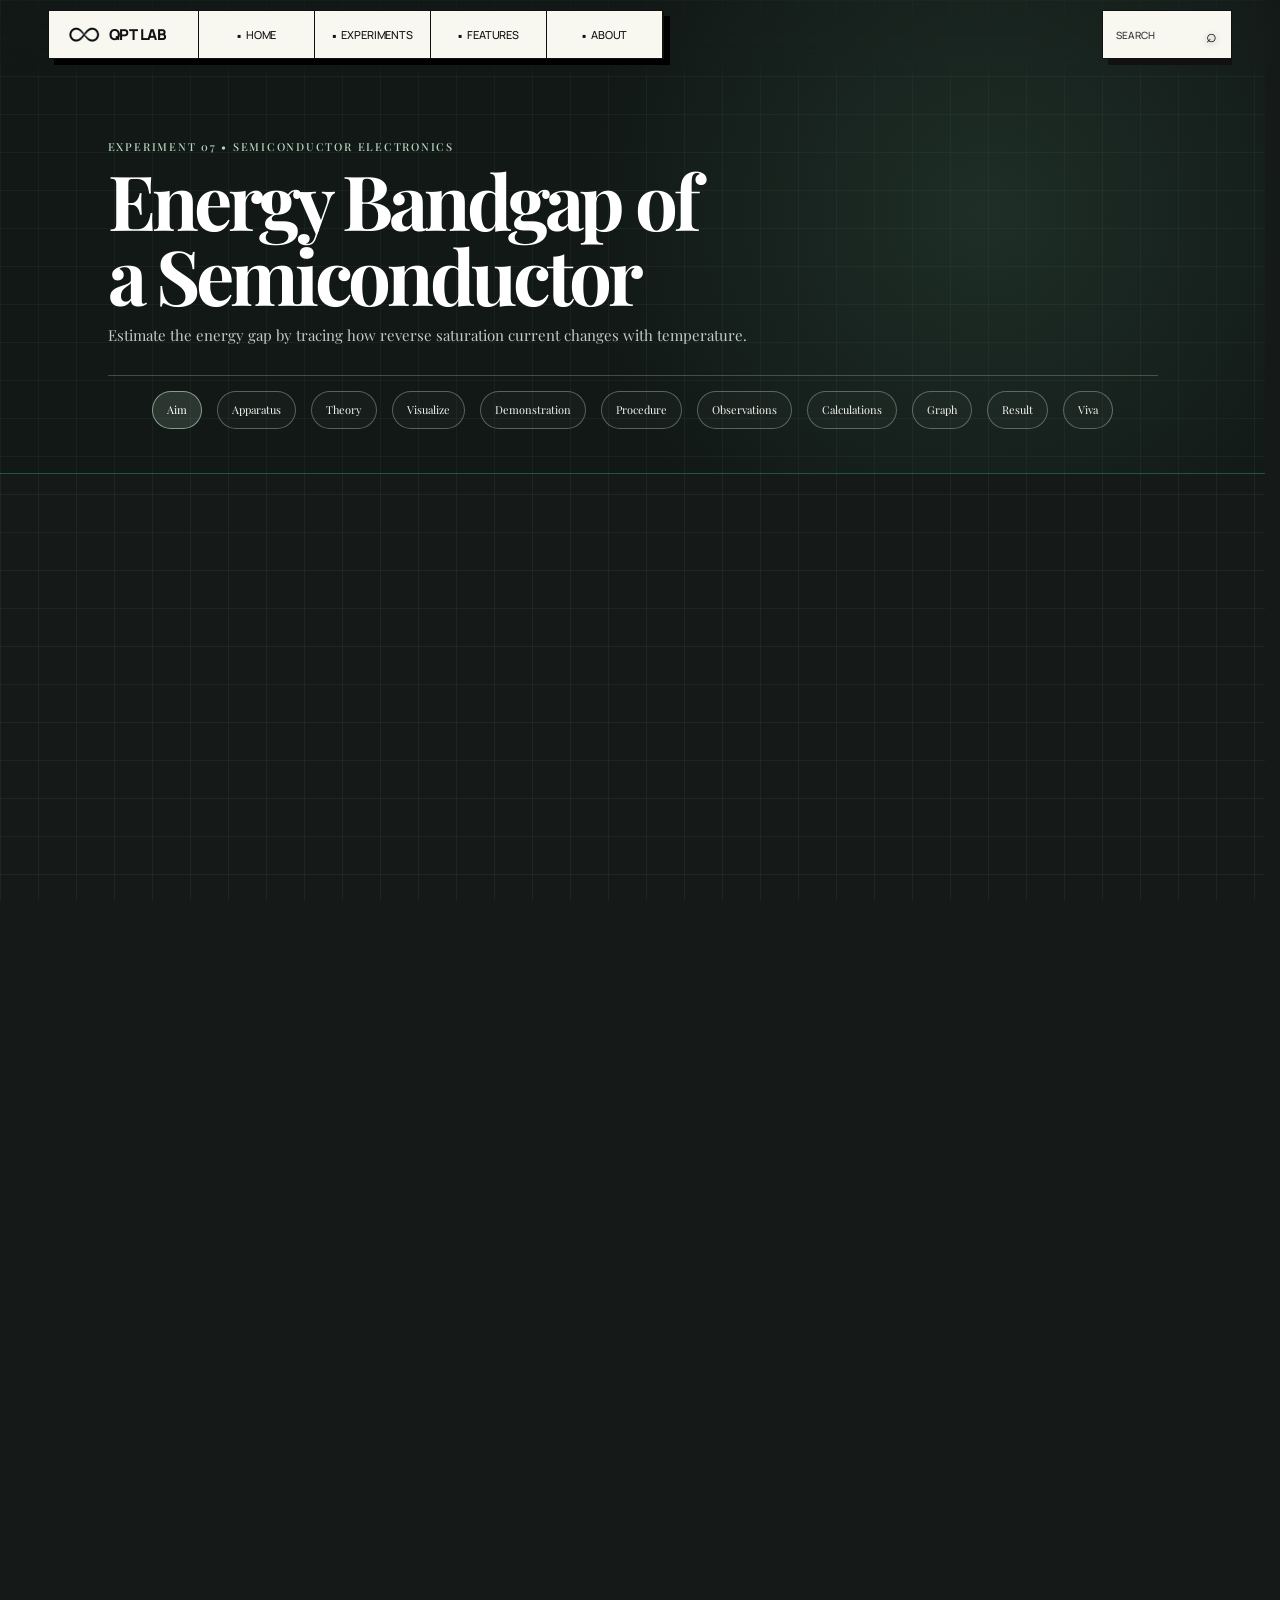
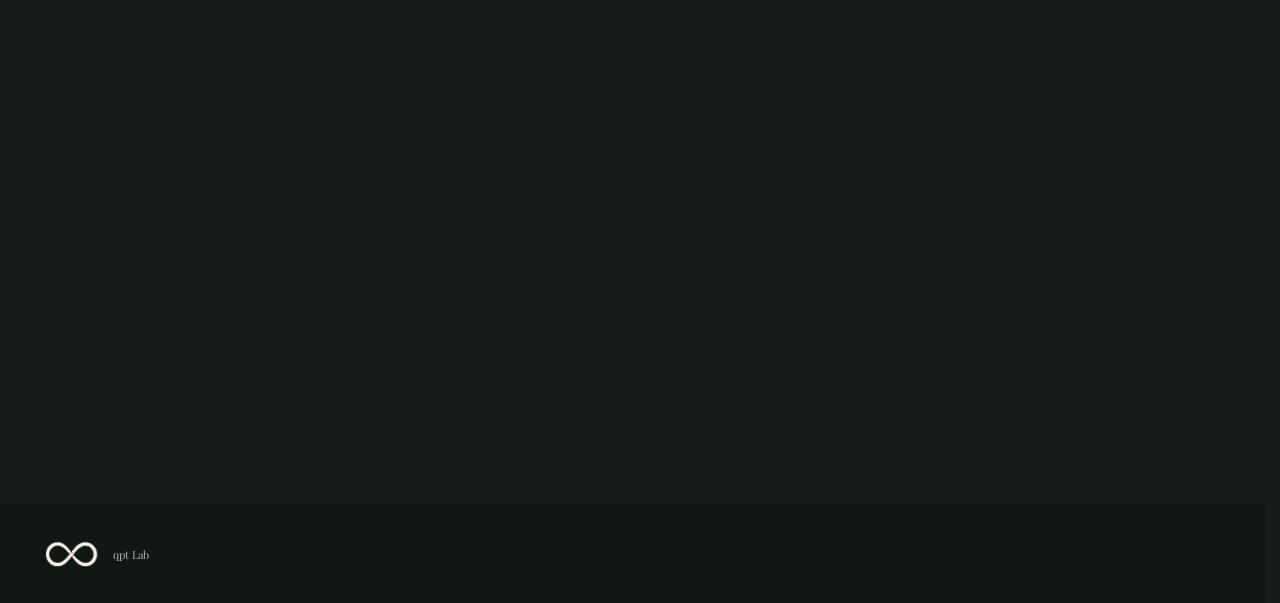
<file: experiment-07.html>
<!DOCTYPE html>

<html lang="en">
<head>
<script>(function(){try{var q=new URLSearchParams(location.search).get("theme");var t=(q==="dark"||q==="light")?q:localStorage.getItem("qptlab-theme")||"light";if(t!=="dark"&&t!=="light")t="light";document.documentElement.setAttribute("data-theme",t);}catch(e){document.documentElement.setAttribute("data-theme","light"); }})();</script>
<meta charset="utf-8"/>
<meta content="width=device-width, initial-scale=1.0" name="viewport"/>
<link href="https://fonts.googleapis.com" rel="preconnect"/>
<link crossorigin="" href="https://fonts.gstatic.com" rel="preconnect"/>
<link as="image" fetchpriority="high" href="infinity-logo.png" rel="preload"/>
<link href="https://fonts.googleapis.com/css2?family=Playfair+Display:wght@400;500;600;700&amp;display=block" rel="stylesheet"/>
<link href="https://fonts.googleapis.com/css2?family=Manrope:wght@400;500;600;700;800&amp;display=block" rel="stylesheet"/>
<title>Experiment 07 | Energy Bandgap of Semiconductor</title>
<link href="style.css" rel="stylesheet"/>
<link href="https://fonts.googleapis.com" rel="preconnect"/>
<link crossorigin="" href="https://fonts.gstatic.com" rel="preconnect"/>
<style>
html,body,body *{font-family:"Playfair Display",Georgia,serif!important}
.exp4-hero{background:var(--dark);color:#fff;padding:70px 0 58px;position:relative;overflow:hidden}
.exp4-hero:after{content:"";position:absolute;inset:0;background:radial-gradient(circle at 78% 45%,rgba(71,112,89,.25),transparent 40%);pointer-events:none}
.exp4-hero .container{position:relative;z-index:1}.exp4-hero .eyebrow{color:#b7d5c1}.exp4-hero h1{font-size:clamp(42px,6vw,76px);line-height:.98;letter-spacing:-.055em;max-width:900px;margin:18px 0}.exp4-hero p{color:#c3cbc5;max-width:760px;font-size:16px}
.exp4-layout{display:grid;grid-template-columns:210px 1fr;gap:42px}.side-nav{position:sticky;top:100px;height:max-content}.side-nav a{display:block;padding:9px 0;color:var(--muted);font-size:12px;border-bottom:1px solid var(--line)}.side-nav a:hover{color:var(--accent)}
.content-block{margin-bottom:70px}.content-block h2{font-size:32px;letter-spacing:-.04em;margin:0 0 18px}.content-block h3{font-size:19px;margin:30px 0 10px}.prose{color:#505650;max-width:820px}.equation{background:#eef3ed;border-left:3px solid var(--accent);padding:20px 24px;font-size:18px;margin:20px 0;overflow:auto}.equation.center{text-align:center}.apparatus{display:flex;flex-wrap:wrap;gap:8px}.chip{padding:9px 12px;background:#f0f1ed;border:1px solid var(--line);font-size:11px}.steps{counter-reset:step;list-style:none;padding:0;max-width:820px}.steps li{counter-increment:step;display:grid;grid-template-columns:40px 1fr;gap:15px;padding:14px 0;border-bottom:1px solid var(--line);color:#505650}.steps li:before{content:counter(step,lower-roman);font-size:11px;color:var(--accent);padding-top:4px}
.lab-panel,.visual-box,.graph-box,.reference{background:#fff;border:1px solid var(--line)}.lab-panel{padding:25px}.visual-box{padding:22px;margin-top:20px}.visual-box svg{display:block;width:100%;height:auto}.visual-image{display:block;width:100%;height:auto;max-width:760px;margin:0 auto}.visual-pair{display:grid;grid-template-columns:repeat(2,minmax(0,1fr));gap:20px;align-items:center}.visual-pair .visual-item{display:flex;align-items:center;justify-content:center;min-width:0}.visual-pair .visual-image{max-width:100%;margin:0 auto}.visual-pair .visual-item + .visual-item{border-top:0;padding-top:0}.visual-pair{display:grid;grid-template-columns:repeat(2,minmax(0,1fr));gap:20px;align-items:center}.visual-item{padding:4px 0 18px}.visual-item + .visual-item{border-top:1px solid var(--line);padding-top:28px}.visual-image-biot{max-width:650px}.visual-image-arrangement{max-width:680px}.caption,.graph-note{font-size:10px;color:var(--muted);margin:12px auto 0;max-width:760px;line-height:1.6;text-align:center}.form-grid{display:grid;grid-template-columns:repeat(4,1fr);gap:14px}.field label{display:block;font-size:10px;letter-spacing:.08em;color:var(--muted);margin-bottom:7px}.field input{width:100%;padding:11px 12px;border:1px solid #cdd2cb;background:#fbfcfa;font-size:13px;outline:none}.field input:focus{border-color:var(--accent)}
.table-wrap{overflow-x:auto;margin-top:25px}.obs-table{width:100%;border-collapse:collapse;min-width:1280px}.obs-table th,.obs-table td{border:1px solid #d4d8d1;padding:8px;text-align:center;font-size:10px}.obs-table th{background:#eef1ec;font-size:9px}.obs-table input{width:72px;padding:7px;border:1px solid #d2d7d0;font-size:10px;text-align:center;background:#fff}.obs-table .readonly{background:#f6f8f4;color:#4f594f}
.button-calc,.button-reset{cursor:pointer;padding:12px 18px;font-size:12px;font-weight:700}.button-calc{border:0;background:var(--accent);color:white;margin-top:18px}.button-reset{border:1px solid var(--line);background:#fff;color:var(--ink);margin:18px 0 0 7px}.note{margin-top:15px;padding:12px 14px;background:#f7f7f3;color:var(--muted);font-size:11px}.result-grid{display:grid;grid-template-columns:repeat(4,1fr);gap:10px;margin-top:18px}.result{background:#edf3ed;border:1px solid #d1dbd1;padding:17px}.result span{display:block;font-size:9px;color:var(--muted);text-transform:uppercase}.result strong{display:block;font-size:19px;margin-top:8px;word-break:break-word}.formula-note{font-size:12px;color:var(--muted);margin-top:10px}
/* Experiment demonstration video — matched to Experiment 01 */
.video-box{padding:18px}.video-frame{position:relative;width:100%;aspect-ratio:16/9;overflow:hidden;background:#111}.video-frame iframe{position:absolute;inset:0;width:100%;height:100%;border:0;display:block}.youtube-embed-frame{background:#000;border-radius:2px;box-shadow:0 8px 24px rgba(0,0,0,.08)}.video-heading-content{text-align:center;padding:6px 18px 18px;max-width:820px;margin:0 auto}.video-heading-content .video-title{font-size:20px;letter-spacing:.04em;margin-bottom:9px}.video-heading-content p{font:12px "Manrope",sans-serif;color:var(--muted);line-height:1.7;margin:0 auto;max-width:720px}@media(max-width:560px){.video-heading-content .video-title{font-size:17px}.video-heading-content{padding-left:4px;padding-right:4px}.video-box{padding:12px}}
.graph-box{padding:18px;margin-top:20px}.graph-box svg{width:100%;height:auto;display:block}.graph-downloads{display:flex;gap:8px;flex-wrap:wrap;margin-top:14px}.graph-download-button{border:1px solid var(--accent);cursor:pointer;background:var(--accent);color:#fff;padding:10px 14px;font-size:11px;font-weight:700}.graph-download-button.secondary{background:#fff;color:var(--accent)}.graph-download-button:disabled{opacity:.45;cursor:not-allowed}.axis-label{font-size:13px;fill:#505650}.tick-label{font-size:11px;fill:#666b65}.gridline{stroke:#e3e7e1;stroke-width:1}.plot-axis{stroke:#6a716b;stroke-width:1.4}.data-point{fill:#174f38}.theory-line{stroke:#8a928b;stroke-width:2;stroke-dasharray:6 5}
.vector-controls{display:grid;grid-template-columns:repeat(4,1fr);gap:12px;margin-top:16px}.vector-controls label{font-size:10px;color:var(--muted);display:block}.vector-controls input{width:100%;margin-top:6px}.vector-readout{display:grid;grid-template-columns:repeat(3,1fr);gap:10px;margin-top:16px}.mini-result{background:#f7f8f4;border:1px solid var(--line);padding:12px}.mini-result span{display:block;font-size:9px;color:var(--muted)}.mini-result strong{font-size:16px;display:block;margin-top:5px}
.viva{border:1px solid var(--line);background:#fff;margin:10px 0}.viva button{width:100%;border:0;background:none;text-align:left;padding:16px;cursor:pointer;font-weight:400}.viva .answer{display:none;padding:0 16px 16px;color:var(--muted);font-size:13px}.viva.open .answer{display:block}.reference{margin-top:18px;padding:16px 18px;font-size:12px;color:var(--muted)}.reference a{color:var(--accent);text-decoration:underline}
@media(max-width:900px){.exp4-layout{grid-template-columns:1fr}.side-nav{position:static;display:flex;overflow:auto;gap:20px;border-bottom:1px solid var(--line)}.side-nav a{white-space:nowrap;border:0}.form-grid{grid-template-columns:repeat(2,1fr)}.vector-controls{grid-template-columns:repeat(2,1fr)}.result-grid{grid-template-columns:repeat(2,1fr)}}
@media(max-width:560px){.form-grid,.result-grid,.vector-readout{grid-template-columns:1fr}.vector-controls{grid-template-columns:1fr}.button-reset{margin-left:0}.obs-table{min-width:1120px}.exp4-hero{padding-top:50px}}

/* V20: horizontal quick-access navigation above the experiment hero */
.quick-access-bar{background:#f7f8f4;border-bottom:1px solid var(--line);border-top:1px solid var(--line);position:relative;z-index:5}
.quick-access-inner{display:flex;align-items:center;gap:28px;min-height:54px}
.quick-access-label{font-size:10px;letter-spacing:.16em;color:var(--accent);white-space:nowrap}
.quick-access-links{display:flex;align-items:center;gap:0;flex:1;overflow-x:auto;scrollbar-width:thin}
.quick-access-links a{display:inline-flex;align-items:center;min-height:54px;padding:0 17px;color:var(--muted);font-size:12px;text-decoration:none;border-left:1px solid var(--line);white-space:nowrap;transition:color .15s ease,background .15s ease}
.quick-access-links a:last-child{border-right:1px solid var(--line)}
.quick-access-links a:hover,.quick-access-links a:focus-visible{color:var(--ink);background:#eef3ed;outline:none}
@media(max-width:900px){.quick-access-inner{gap:14px}.quick-access-label{display:none}.quick-access-links a{padding:0 14px}}
@media(max-width:760px){.visual-pair{grid-template-columns:1fr;gap:18px}.visual-pair .visual-item + .visual-item{border-top:1px solid var(--line);padding-top:18px}}

/* Compact calculated-data table: keep it within the content panel instead of inheriting the wide observation-table minimum. */
#calculations .bandgap-calculation-table {
  width: 100%;
  min-width: 0 !important;
  table-layout: fixed;
}
#calculations .bandgap-calculation-table th,
#calculations .bandgap-calculation-table td {
  padding: 9px 10px;
  overflow-wrap: anywhere;
}
#calculations .bandgap-calculation-table th:nth-child(1),
#calculations .bandgap-calculation-table td:nth-child(1) { width: 18%; }
#calculations .bandgap-calculation-table th:nth-child(2),
#calculations .bandgap-calculation-table td:nth-child(2) { width: 32%; }
#calculations .bandgap-calculation-table th:nth-child(3),
#calculations .bandgap-calculation-table td:nth-child(3) { width: 50%; }
@media (max-width: 560px) {
  #calculations .bandgap-calculation-table th,
  #calculations .bandgap-calculation-table td { padding: 7px 5px; font-size: 9px; }
}
</style>
<style id="quick-access-in-hero">
/* V21: quick access sits inside the dark hero, directly below the experiment title and subtitle. */
.exp-hero .quick-access-bar, .exp4-hero .quick-access-bar{
  background:transparent;
  border:0;
  border-top:1px solid rgba(195,203,197,.32);
  position:relative;
  z-index:4;
  margin-top:32px;
}
.exp-hero .quick-access-inner, .exp4-hero .quick-access-inner{
  display:flex;
  align-items:center;
  gap:24px;
  min-height:50px;
}
.exp-hero .quick-access-label, .exp4-hero .quick-access-label{
  color:#b7d5c1;
  font-size:9px;
  letter-spacing:.18em;
  white-space:nowrap;
}
.exp-hero .quick-access-links, .exp4-hero .quick-access-links{
  display:flex;
  align-items:stretch;
  flex:1;
  overflow-x:auto;
  scrollbar-width:none;
}
.exp-hero .quick-access-links::-webkit-scrollbar, .exp4-hero .quick-access-links::-webkit-scrollbar{display:none}
.exp-hero .quick-access-links a, .exp4-hero .quick-access-links a{
  display:inline-flex;
  align-items:center;
  min-height:50px;
  padding:0 16px;
  color:#c3cbc5;
  font-size:11px;
  text-decoration:none;
  border-left:1px solid rgba(195,203,197,.18);
  white-space:nowrap;
  transition:background .18s ease,color .18s ease;
}
.exp-hero .quick-access-links a:last-child, .exp4-hero .quick-access-links a:last-child{border-right:1px solid rgba(195,203,197,.18)}
.exp-hero .quick-access-links a:hover, .exp-hero .quick-access-links a:focus-visible,
.exp4-hero .quick-access-links a:hover, .exp4-hero .quick-access-links a:focus-visible{
  background:rgba(183,213,193,.10);
  color:#fff;
  outline:none;
}
@media(max-width:900px){
  .exp-hero .quick-access-inner, .exp4-hero .quick-access-inner{gap:12px}
  .exp-hero .quick-access-label, .exp4-hero .quick-access-label{display:none}
  .exp-hero .quick-access-links a, .exp4-hero .quick-access-links a{padding:0 13px}
}
</style>
<style id="quick-access-in-hero-v21">
/* V21: Quick access is part of the dark hero, immediately below the title and subtitle. */
.exp-hero .quick-access-bar,.exp4-hero .quick-access-bar{background:transparent!important;border:0!important;border-top:1px solid rgba(195,203,197,.30)!important;position:relative;z-index:4;margin-top:30px!important;}
.exp-hero .quick-access-inner,.exp4-hero .quick-access-inner{display:flex;align-items:center;gap:24px;min-height:48px;}
.exp-hero .quick-access-label,.exp4-hero .quick-access-label{color:#b7d5c1;font-size:9px;letter-spacing:.18em;white-space:nowrap;}
.exp-hero .quick-access-links,.exp4-hero .quick-access-links{display:flex;align-items:stretch;flex:1;overflow-x:auto;scrollbar-width:none;}
.exp-hero .quick-access-links::-webkit-scrollbar,.exp4-hero .quick-access-links::-webkit-scrollbar{display:none;}
.exp-hero .quick-access-links a,.exp4-hero .quick-access-links a{display:inline-flex;align-items:center;min-height:48px;padding:0 15px;color:#c3cbc5;font-size:11px;text-decoration:none;border-left:1px solid rgba(195,203,197,.17);white-space:nowrap;transition:background .18s ease,color .18s ease;}
.exp-hero .quick-access-links a:last-child,.exp4-hero .quick-access-links a:last-child{border-right:1px solid rgba(195,203,197,.17);}
.exp-hero .quick-access-links a:hover,.exp-hero .quick-access-links a:focus-visible,.exp4-hero .quick-access-links a:hover,.exp4-hero .quick-access-links a:focus-visible{background:rgba(183,213,193,.10);color:#fff;outline:none;}
@media(max-width:900px){.exp-hero .quick-access-inner,.exp4-hero .quick-access-inner{gap:12px}.exp-hero .quick-access-label,.exp4-hero .quick-access-label{display:none}.exp-hero .quick-access-links a,.exp4-hero .quick-access-links a{padding:0 13px;}}
</style>
<style id="v22-compact-fullwidth">
/* V22: compact experiment hero and full-width experiment content. */
.exp-hero,.exp4-hero{padding-top:42px!important;padding-bottom:0!important;}
.exp-hero h1,.exp4-hero h1{margin-top:12px!important;margin-bottom:12px!important;}
.exp-hero p,.exp4-hero p{max-width:none!important;margin-bottom:0!important;}
.exp-hero .quick-access-bar,.exp4-hero .quick-access-bar{margin-top:22px!important;}
.exp-hero .quick-access-inner,.exp4-hero .quick-access-inner{min-height:48px!important;}
.exp-layout{display:block!important;width:100%!important;}
.exp-layout>.side-nav{display:none!important;}
.exp-layout>main,.exp-layout>.exp-main,.exp-layout>.content{width:100%!important;max-width:none!important;min-width:0!important;}
.content-block{width:100%!important;max-width:none!important;}
.content-block .prose,.prose,.steps{max-width:none!important;width:100%!important;}
.equation,.visual-box,.lab-panel,.reference{max-width:none!important;width:100%;box-sizing:border-box;}
@media(max-width:900px){.exp-hero,.exp4-hero{padding-top:32px!important;padding-bottom:0!important;}}
</style>
<style id="v22-final-page-width">
/* V22 final: compact hero + broad reading column, matching the approved preview. */
.exp-hero,.exp4-hero{padding-top:38px!important;padding-bottom:0!important;}
.exp-hero h1,.exp4-hero h1{margin:10px 0 10px!important;}
.exp-hero p,.exp4-hero p{max-width:none!important;margin:0!important;}
.exp-hero .quick-access-bar,.exp4-hero .quick-access-bar{margin-top:20px!important;}
.exp-hero>.container,.exp4-hero>.container,main.section.container{width:calc(100% - 80px)!important;max-width:1440px!important;}
main.section.container .content-block,main.section.container .prose,main.section.container .steps{width:100%!important;max-width:none!important;}
main.section.container .equation,main.section.container .visual-box,main.section.container .lab-panel,main.section.container .reference{width:100%!important;max-width:none!important;}
@media(max-width:900px){.exp-hero>.container,.exp4-hero>.container,main.section.container{width:calc(100% - 40px)!important}.exp-hero,.exp4-hero{padding-top:30px!important;}}
</style>
<style id="v28-quick-access-light-active">
/* V28: quiet cream navigation with the same light-green selection used in the lab schedule. */
.experiment-page > .quick-access-bar {
  background: var(--bg) !important;
  border-top: 1px solid var(--line) !important;
  border-bottom: 1px solid var(--line) !important;
}
.experiment-page > .quick-access-bar .quick-access-label {
  color: var(--muted) !important;
  border-right: 1px solid var(--line) !important;
}
.experiment-page > .quick-access-bar .quick-access-links a {
  color: var(--ink) !important;
  background: var(--bg) !important;
  border-left: 1px solid var(--line) !important;
  transition: background .18s ease, color .18s ease, border-color .18s ease !important;
}
.experiment-page > .quick-access-bar .quick-access-links a:hover,
.experiment-page > .quick-access-bar .quick-access-links a:focus-visible {
  background: var(--accent-2) !important;
  color: var(--ink) !important;
  outline: none !important;
}
.experiment-page > .quick-access-bar .quick-access-links a.active {
  background: var(--accent-2) !important;
  color: var(--accent-ink, #142319) !important;
  border-color: #b9ccbF !important;
  box-shadow: inset 0 0 0 1px #b9ccbF !important;
}
.experiment-page > .quick-access-bar .quick-access-links a.active + a {
  border-left-color: #b9ccbF !important;
}
</style>
<style id="v28-unified-experiment-spacing">
/* V28: unified vertical rhythm across all individual experiment pages. */
.experiment-page > main.section.container {
  padding-top: 64px !important;
  padding-bottom: 64px !important;
}
.experiment-page > main.section.container .content-block {
  margin-bottom: 56px !important;
}
.experiment-page > main.section.container .content-block:last-child {
  margin-bottom: 0 !important;
}
@media (max-width: 900px) {
  .experiment-page > main.section.container {
    padding-top: 48px !important;
    padding-bottom: 48px !important;
  }
  .experiment-page > main.section.container .content-block {
    margin-bottom: 44px !important;
  }
}
</style>
<style id="quick-access-centered-final">
/* Final: center the experiment quick-access pills beneath the inspiration line. */
.exp-hero .quick-access-bar,
.exp4-hero .quick-access-bar {
  width: 100% !important;
  margin-top: 22px !important;
  padding: 0 !important;
  border: 0 !important;
  background: transparent !important;
}
.exp-hero .quick-access-inner,
.exp4-hero .quick-access-inner {
  display: flex !important;
  align-items: center !important;
  justify-content: center !important;
  gap: 0 !important;
  min-height: 0 !important;
  width: 100% !important;
}
.exp-hero .quick-access-label,
.exp4-hero .quick-access-label {
  display: none !important;
}
.exp-hero .quick-access-links,
.exp4-hero .quick-access-links {
  display: flex !important;
  align-items: center !important;
  justify-content: center !important;
  flex: 0 0 auto !important;
  width: auto !important;
  max-width: 100% !important;
  overflow-x: auto !important;
  scrollbar-width: none !important;
}
.exp-hero .quick-access-links::-webkit-scrollbar,
.exp4-hero .quick-access-links::-webkit-scrollbar { display: none !important; }
.exp-hero .quick-access-links a,
.exp4-hero .quick-access-links a {
  flex: 0 0 auto !important;
  min-width: 0 !important;
  min-height: 38px !important;
  height: 38px !important;
  padding: 0 15px !important;
  margin: 0 3px !important;
  display: inline-flex !important;
  align-items: center !important;
  justify-content: center !important;
  border: 1px solid rgba(195,203,197,.45) !important;
  border-radius: 999px !important;
  background: transparent !important;
  color: #c3cbc5 !important;
  white-space: nowrap !important;
}
.exp-hero .quick-access-links a:hover,
.exp-hero .quick-access-links a:focus-visible,
.exp4-hero .quick-access-links a:hover,
.exp4-hero .quick-access-links a:focus-visible {
  background: rgba(183,213,193,.10) !important;
  color: #fff !important;
}
@media (max-width: 900px) {
  .exp-hero .quick-access-links,
  .exp4-hero .quick-access-links {
    justify-content: flex-start !important;
    width: 100% !important;
  }
  .exp-hero .quick-access-links a,
  .exp4-hero .quick-access-links a {
    padding: 0 13px !important;
  }
}
</style>
<style id="quick-access-centered-v38">
/* V38: center the experiment quick-access pills as one compact group. */
.exp-hero .quick-access-bar,
.exp4-hero .quick-access-bar{
  width:100%;
}
.exp-hero .quick-access-inner,
.exp4-hero .quick-access-inner{
  justify-content:center;
  gap:0;
}
.exp-hero .quick-access-label,
.exp4-hero .quick-access-label{
  display:none !important;
}
.exp-hero .quick-access-links,
.exp4-hero .quick-access-links{
  flex:0 1 auto !important;
  width:max-content;
  max-width:100%;
  margin:0 auto;
  justify-content:center;
}
@media(max-width:900px){
  .exp-hero .quick-access-links,
  .exp4-hero .quick-access-links{
    width:100%;
    max-width:100%;
    margin:0;
    justify-content:flex-start;
  }
}
</style>
<style id="v40-quick-access-true-centered">
/* V40: force the quick-access group to use the full hero width on every experiment page. */
.exp-hero .exp-hero-grid > *,
.exp4-hero .exp-hero-grid > * {
  grid-column: 1 / -1 !important;
  width: 100% !important;
  max-width: none !important;
}
.exp-hero .quick-access-bar,
.exp4-hero .quick-access-bar {
  width: 100% !important;
  margin-left: 0 !important;
  margin-right: 0 !important;
}
.exp-hero .quick-access-inner,
.exp4-hero .quick-access-inner {
  width: 100% !important;
  display: flex !important;
  justify-content: center !important;
  align-items: center !important;
}
.exp-hero .quick-access-links,
.exp4-hero .quick-access-links {
  flex: 0 0 auto !important;
  width: max-content !important;
  max-width: calc(100% - 8px) !important;
  margin: 0 auto !important;
  display: flex !important;
  justify-content: center !important;
  align-items: center !important;
}
@media (max-width: 900px) {
  .exp-hero .quick-access-links,
  .exp4-hero .quick-access-links {
    width: 100% !important;
    max-width: 100% !important;
    justify-content: flex-start !important;
    overflow-x: auto !important;
  }
}
</style>
<style id="static-header-navigation-v59">
/* V59: static header/navigation. No opening sweep, reveal, fade, transform, or transition. */
.site-header, .site-header *,
.home-site-header, .home-site-header *,
.exp-hero, .exp4-hero, .exp-hero *, .exp4-hero *,
.quick-access-bar, .quick-access-bar * {
  animation: none !important;
  transition: none !important;
  transform: none !important;
  clip-path: none !important;
  mask: none !important;
  -webkit-mask: none !important;
  will-change: auto !important;
}
.exp-hero, .exp4-hero {
  background: #111713 !important;
  opacity: 1 !important;
  visibility: visible !important;
}
html[data-theme="dark"] .exp-hero,
html[data-theme="dark"] .exp4-hero { background: #0b0e0c !important; }
</style>
<script id="qpt-static-navigation-init">
/* QPT static navigation: prevent browser history from restoring an old scroll position during page navigation. */
try { if ("scrollRestoration" in history) history.scrollRestoration = "manual"; } catch (e) {}
</script>
<style id="qpt-v63-paint-stability">
/* V63: eliminate first-paint layout/compositing changes. */
html{scroll-behavior:auto!important;scrollbar-gutter:stable!important;overflow-anchor:none!important;}
body{overflow-anchor:none!important;font-synthesis:none;}
.site-header,.home-site-header,.nav,.hero,.hero::before,.hero::after,.hero-grid,.exp-hero,.exp4-hero,.quick-access-bar{contain:layout paint!important;}
.site-header,.home-site-header,.nav,.theme-toggle{backface-visibility:hidden!important;}
.theme-toggle{width:74px!important;min-width:74px!important;flex:0 0 74px!important;box-sizing:border-box!important;}
</style>
<style id="exp5-newton-visual-white-background">
/* Experiment 5: clean two-column figure layout; white in both themes. */
.exp5-newton-visual-box {
  background: #ffffff !important;
  border-color: #d8ddd7 !important;
  display: grid !important;
  grid-template-columns: repeat(2, minmax(0, 1fr)) !important;
  gap: 28px !important;
  align-items: start !important;
  padding: 28px !important;
  box-sizing: border-box !important;
}
.exp5-newton-visual-item {
  background: #ffffff !important;
  display: flex !important;
  flex-direction: column !important;
  align-items: stretch !important;
  justify-content: flex-start !important;
  min-width: 0 !important;
  padding: 0 !important;
  border: 0 !important;
  box-sizing: border-box !important;
}
.exp5-newton-visual-item .visual-image {
  display: block !important;
  width: 100% !important;
  max-width: 100% !important;
  height: 390px !important;
  object-fit: contain !important;
  object-position: center !important;
  margin: 0 auto !important;
  background: #ffffff !important;
}
.exp5-newton-caption {
  color: #555b56 !important;
  width: 100% !important;
  max-width: none !important;
  margin: 14px 0 0 !important;
  padding: 0 8px !important;
  box-sizing: border-box !important;
  text-align: center !important;
  line-height: 1.45 !important;
  min-height: 30px !important;
}
html[data-theme="dark"] .exp5-newton-visual-box,
html[data-theme="dark"] .exp5-newton-visual-item,
html[data-theme="dark"] .exp5-newton-visual-item .visual-image {
  background: #ffffff !important;
  border-color: #d8ddd7 !important;
}
html[data-theme="dark"] .exp5-newton-caption {
  color: #555b56 !important;
}
@media(max-width:760px){
  .exp5-newton-visual-box {
    grid-template-columns: 1fr !important;
    gap: 24px !important;
    padding: 20px !important;
  }
  .exp5-newton-visual-item .visual-image {
    height: auto !important;
    max-height: none !important;
  }
}
</style>
<style id="exp5-procedure-formula-fix">
/* Keep inline Newton's-rings notation together inside procedure steps. */
.steps .procedure-formula { white-space: nowrap; display: inline-block; vertical-align: baseline; line-height: inherit; }
</style>
<style id="exp5-procedure-alignment-fix">
/* Keep each procedure step as one continuous text flow; prevents formula spans from becoming separate grid items. */
#procedure .steps li {
  display: block;
  position: relative;
  padding-left: 55px;
}
#procedure .steps li:before {
  position: absolute;
  left: 0;
  top: 14px;
  width: 40px;
}
#procedure .steps .procedure-formula {
  white-space: nowrap;
  display: inline;
  vertical-align: baseline;
}
</style>
<style id="exp5-reference-section">
#references .reference{color:#4f5650}
#references .reference p{margin:0 0 8px}
#references .reference p:last-child{margin-bottom:0}
html[data-theme="dark"] #references .reference{background:#fff!important;color:#4f5650!important;border-color:#d8ddd7!important}
</style>
<style id="qpt-v123-nav-transplant">

/* ================================================================
   QPT NAV — transplanted from Tavus V123
   Navigation only: keep the base QPT Lab page design unchanged.
   ================================================================ */
.tavus-floating-header{
  position:fixed!important;top:0!important;left:0!important;right:0!important;width:100%!important;
  height:70px!important;padding:10px 0 11px!important;margin:0!important;background:transparent!important;
  border:0!important;z-index:2147483000!important;pointer-events:none!important;
}
.tavus-floating-header.qpt-nav-scrolled{top:0!important;}
.tavus-exact-nav{
  position:relative!important;width:calc(100% - 96px)!important;max-width:none!important;
  height:49px!important;min-height:49px!important;margin:0 auto!important;padding:0!important;
  display:block!important;background:transparent!important;border:0!important;box-shadow:none!important;
  overflow:visible!important;isolation:auto!important;
}
.tavus-nav-left{
  position:absolute!important;left:0!important;top:0!important;height:49px!important;width:auto!important;
  max-width:none!important;min-width:0!important;margin:0!important;padding:0!important;display:flex!important;
  align-items:stretch!important;background:#f8f7f0!important;border:1px solid #111!important;
  box-shadow:6px 6px 0 #000!important;z-index:20!important;overflow:visible!important;
}
.tavus-brand{
  flex:0 0 150px!important;width:150px!important;min-width:150px!important;height:47px!important;
  padding:0 20px!important;border:0!important;border-right:1px solid #111!important;
  box-shadow:none!important;background:#f8f7f0!important;display:flex!important;align-items:center!important;gap:9px!important;
}
.tavus-brand .brand-mark,.tavus-brand .brand-mark img{width:31px!important;height:31px!important;object-fit:contain!important;}
.tavus-brand .brand-name{font:800 15px/1 "Manrope",Arial,sans-serif!important;letter-spacing:-.035em!important;color:#111!important;}
.tavus-links{
  display:flex!important;align-items:stretch!important;height:47px!important;background:#f8f7f0!important;
}
.tavus-links>a{
  height:47px!important;min-width:116px!important;padding:0 15px!important;display:flex!important;
  align-items:center!important;justify-content:center!important;gap:5px!important;border:0!important;
  border-right:1px solid #111!important;box-shadow:none!important;border-radius:0!important;
  background:#f8f7f0!important;color:#111!important;font:500 11px/1 "Manrope",Arial,sans-serif!important;
  letter-spacing:-.01em!important;white-space:nowrap!important;
}
.tavus-links>a:hover{background:#efeee7!important;color:#111!important;transform:none!important;}
.tavus-links>a>span:first-child{font-size:12px!important;margin:0!important;}
.tavus-experiments-parent{position:relative!important;z-index:100!important;}
.tavus-nav-right{
  position:absolute!important;right:0!important;top:0!important;height:49px!important;width:130px!important;
  min-width:130px!important;margin:0!important;padding:0!important;display:block!important;
  background:#f8f7f0!important;border:1px solid #111!important;box-shadow:6px 6px 0 #111!important;
  z-index:20!important;overflow:visible!important;
}
.tavus-search{
  width:128px!important;min-width:128px!important;height:47px!important;border:0!important;
  box-shadow:none!important;background:#f8f7f0!important;border-radius:0!important;
}
.tavus-search input{
  width:92px!important;height:100%!important;padding:0 4px 0 13px!important;color:#111!important;
  background:transparent!important;border:0!important;outline:0!important;font:500 10px/1 "Manrope",Arial,sans-serif!important;
  letter-spacing:.02em!important;
}
.tavus-search input::placeholder{color:#333!important;opacity:1!important;}
.tavus-search button{width:32px!important;height:100%!important;padding:0!important;border:0!important;border-radius:0!important;background:transparent!important;color:#111!important;font-size:18px!important;cursor:pointer!important;}
.tavus-exact-nav::before{display:none!important;content:none!important;}
.tavus-mega{
  position:fixed!important;z-index:2147483647!important;display:block!important;opacity:0!important;visibility:hidden!important;
  pointer-events:none!important;transform:translateY(-2px)!important;background:#f8f7f0!important;color:#111!important;
  border:1px solid #111!important;box-shadow:6px 6px 0 #111!important;overflow:hidden!important;
}
.tavus-mega.qpt-mega-open{opacity:1!important;visibility:visible!important;pointer-events:auto!important;transform:translateY(0)!important;}
.tavus-mega-title{position:relative!important;z-index:1!important;display:block!important;padding:15px 18px 12px!important;background:#f8f7f0!important;color:#111!important;font:700 10px/1 "Manrope",Arial,sans-serif!important;letter-spacing:.12em!important;border-bottom:1px solid #111!important;}
.tavus-mega-grid{position:relative!important;z-index:1!important;display:grid!important;grid-template-columns:repeat(2,minmax(0,1fr))!important;}
.tavus-mega-grid>a{min-height:61px!important;padding:12px 15px!important;display:grid!important;grid-template-columns:32px 1fr!important;align-items:center!important;gap:10px!important;color:#111!important;border:0!important;border-right:1px solid #111!important;border-bottom:1px solid #111!important;border-radius:0!important;background:#f8f7f0!important;font:600 13px/1.25 "Manrope",Arial,sans-serif!important;}
.tavus-mega-grid>a:nth-child(even){border-right:0!important;}
.tavus-mega-grid>a:hover{background:#f06b9a!important;color:#111!important;}
.tavus-mega-grid b{font:800 13px/1 "Manrope",Arial,sans-serif!important;}
.tavus-mega-grid span{font:600 13px/1.25 "Manrope",Arial,sans-serif!important;}
/* Override legacy navigation rules without touching the rest of the site. */
.tavus-floating-header .menu-toggle{display:none!important;}
.tavus-floating-header .nav-links{gap:0!important;}
@media(max-width:1000px){
  .tavus-exact-nav{width:calc(100% - 48px)!important;}
  .tavus-brand{flex-basis:140px!important;width:140px!important;min-width:140px!important;padding:0 14px!important;}
  .tavus-links>a{min-width:105px!important;padding:0 10px!important;font-size:10px!important;}
}
@media(max-width:760px){
  .tavus-floating-header{height:58px!important;padding:7px 0 9px!important;}
  .tavus-exact-nav{width:calc(100% - 24px)!important;height:52px!important;min-height:52px!important;}
  .tavus-nav-left{height:52px!important;max-width:calc(100% - 104px)!important;overflow:hidden!important;}
  .tavus-brand{flex-basis:112px!important;width:112px!important;min-width:112px!important;height:50px!important;padding:0 10px!important;}
  .tavus-brand .brand-name{font-size:12px!important;}
  .tavus-links>a{min-width:auto!important;padding:0 8px!important;height:50px!important;font-size:8px!important;}
  .tavus-nav-right{height:52px!important;width:100px!important;min-width:100px!important;}
  .tavus-search{width:98px!important;height:50px!important;}
  .tavus-search input{display:none!important;}
  .tavus-mega{left:12px!important;top:59px!important;width:calc(100vw - 24px)!important;max-width:none!important;}
}
/* Fixed navigation must not cover the first hero content. */
.home-site-header.tavus-floating-header + main .hero{padding-top:70px!important;}
body.experiment-page .tavus-floating-header + .exp-hero{padding-top:140px!important;}
body.experiment-page .tavus-floating-header + .exp4-hero{padding-top:140px!important;}

</style>

<style id="qpt-v135-nav-interaction-fix">
/* V135 interaction fix: the floating Tavus navigation is visually transparent at the
   header layer, but its actual controls must remain clickable. */
.tavus-floating-header,
.tavus-exact-nav,
.tavus-exact-nav * { pointer-events:auto !important; }
.tavus-mega { pointer-events:none !important; }
.tavus-mega.qpt-mega-open { pointer-events:auto !important; }
</style>
<style id="bandgap-visualization-style">
#visualize .visual-figure { margin: 1.25rem 0; padding: .75rem; border: 1px solid var(--line, #d5d8d2); background: var(--paper, #fff); }
#visualize .visual-figure img { display: block; width: 100%; height: auto; border-radius: 4px; }
#visualize .visual-figure figcaption { padding: .9rem .35rem .25rem; color: var(--muted, #66706b); font-size: .9rem; line-height: 1.55; }
</style>
<style id="bandgap-youtube-style">
#youtube .video-frame { position: relative; width: 100%; aspect-ratio: 16 / 9; overflow: hidden; background: #111; margin: 1.25rem 0 .75rem; }
#youtube .video-frame iframe { position: absolute; inset: 0; width: 100%; height: 100%; border: 0; }
#youtube .video-attribution { font-size: .9rem; line-height: 1.55; opacity: .85; }
</style>

<style id="qpt-v183-section-frame-rails">
/* Section frame rails inspired by the reference's labelled monitor border. */
.qpt-frame-section{position:relative!important;box-sizing:border-box!important;border:1px solid #111!important;overflow:visible!important;padding-top:0!important;padding-bottom:0!important;}
.qpt-frame-top{height:35px;display:flex;align-items:center;gap:9px;padding:0 9px;background:#f8f7f0;border-bottom:1px solid #111;box-sizing:border-box;color:#111;font:600 10px/1 "Manrope",Arial,sans-serif;letter-spacing:.1em;text-transform:uppercase;}
.qpt-frame-dot{display:inline-block;flex:0 0 12px;width:12px;height:12px;background:#f15b83;}
.qpt-frame-label{white-space:nowrap;max-width:45%;overflow:hidden;text-overflow:ellipsis;font-size:12px!important;font-weight:700!important;letter-spacing:.08em!important;}
.qpt-frame-lines{height:17px;flex:1;min-width:12px;background:repeating-linear-gradient(to bottom,#171717 0,#171717 1px,transparent 1px,transparent 4px);}
.qpt-frame-square{width:25px;height:25px;flex:0 0 25px;border:1px solid #111;display:flex;align-items:center;justify-content:center;box-sizing:border-box;background:#f8f7f0;}
.qpt-frame-square:before{content:"";width:10px;height:10px;border:1px solid #111;box-shadow:3px 3px 0 -1px #f8f7f0,3px 3px 0 0 #111;}
.qpt-frame-bottom{height:12px;display:flex;align-items:center;padding:0 9px;border-top:1px solid #111;background:#f8f7f0;box-sizing:border-box;}
.qpt-frame-bottom:before{content:"";display:block;width:100%;height:5px;background:repeating-linear-gradient(to bottom,#171717 0,#171717 1px,transparent 1px,transparent 3px);}
/* Keep content panels and their original internal spacing. */
.qpt-frame-section > :not(.qpt-frame-top):not(.qpt-frame-bottom){margin-left:0; margin-right:0;}
.qpt-frame-section > .section-heading:first-of-type{padding-top:24px;}
.qpt-frame-section.content-block{margin-bottom:56px!important;}
#today-lab.qpt-frame-section,#experiments.qpt-frame-section,#features.qpt-frame-section,#about.qpt-frame-section{padding-left:0!important;padding-right:0!important;}
@media(max-width:700px){.qpt-frame-top{height:32px;gap:7px;padding:0 7px}.qpt-frame-label{font-size:11px!important;font-weight:700!important;max-width:55%}.qpt-frame-square{width:22px;height:22px;flex-basis:22px}.qpt-frame-section.content-block{margin-bottom:38px!important}}
</style>
<script id="qpt-v183-section-frame-script">
(function(){
 function addFrames(){
  var isExperiment=document.body.classList.contains('experiment-page');
  var targets=isExperiment?Array.from(document.querySelectorAll('main.section.container > section.content-block')):Array.from(document.querySelectorAll('main > section#today-lab, main > section#experiments, main > section#features, main > section#about'));
  targets.forEach(function(section){
   if(section.classList.contains('qpt-frame-section')) return;
   var heading=section.querySelector('h2');
   if(!heading) return;
   var label=(heading.textContent||'').replace(/\s+/g,' ').trim();
   if(!label) label=section.id.replace(/-/g,' ');
   section.classList.add('qpt-frame-section');
   var top=document.createElement('div');top.className='qpt-frame-top';top.setAttribute('aria-hidden','true');
   var dot=document.createElement('span');dot.className='qpt-frame-dot';
   var text=document.createElement('span');text.className='qpt-frame-label';text.textContent=label;
   var lines=document.createElement('span');lines.className='qpt-frame-lines';
   var square=document.createElement('span');square.className='qpt-frame-square';
   top.append(dot,text,lines,square);
   var bottom=document.createElement('div');bottom.className='qpt-frame-bottom';bottom.setAttribute('aria-hidden','true');
   section.insertBefore(top,section.firstChild);section.appendChild(bottom);
  });
 }
 if(document.readyState==='loading')document.addEventListener('DOMContentLoaded',addFrames);else addFrames();
})();
</script>


<style id="qpt-v184-hide-duplicate-section-headings">
/* The frame rail already carries the section title; hide the repeated large title inside each panel. */
.qpt-frame-section > h2 { display: none !important; }
.qpt-frame-section .section-heading h2 { display: none !important; }
/* Keep eyebrow labels, descriptive text, and any nested subheadings untouched. */
</style>


<style id="qpt-v193-experiment-section-reference-style">
/* Bring experiment sections closer to the framed, editorial card treatment in the reference. */
body.experiment-page > main.section.container > section.content-block.qpt-frame-section {
  background: #f8f7f0 !important;
  border: 1px solid #d4d8cf !important;
  border-left: 3px solid #6ea99a !important;
  box-sizing: border-box !important;
  padding: 0 0 26px !important;
  margin: 0 0 54px !important;
  overflow: visible !important;
}
body.experiment-page .qpt-frame-section > .qpt-frame-top {
  height: 40px !important;
  margin: 0 !important;
  padding: 0 12px !important;
  gap: 10px !important;
  background: #f8f7f0 !important;
  border-bottom: 1px solid #171717 !important;
}
body.experiment-page .qpt-frame-section > .qpt-frame-top .qpt-frame-label {
  max-width: 52% !important;
  font-family: "Manrope", Arial, sans-serif !important;
  font-size: 12px !important;
  font-weight: 700 !important;
  letter-spacing: .07em !important;
}
body.experiment-page .qpt-frame-section > .qpt-frame-top .qpt-frame-lines {
  height: 17px !important;
  background: repeating-linear-gradient(to bottom,#171717 0,#171717 1px,transparent 1px,transparent 4px) !important;
}
body.experiment-page .qpt-frame-section > .qpt-frame-top .qpt-frame-square {
  width: 25px !important;
  height: 25px !important;
  flex-basis: 25px !important;
}
body.experiment-page .qpt-frame-section > .qpt-frame-bottom {
  margin: 0 !important;
  height: 12px !important;
  padding: 0 10px !important;
  border-top: 1px solid #171717 !important;
}
body.experiment-page .qpt-frame-section > :not(.qpt-frame-top):not(.qpt-frame-bottom) {
  margin-left: 28px !important;
  margin-right: 28px !important;
}
body.experiment-page .qpt-frame-section > .eyebrow {
  padding-top: 19px !important;
  margin-bottom: 14px !important;
}
body.experiment-page .qpt-frame-section > .qpt-frame-top + .section-heading {
  padding-top: 18px !important;
}
body.experiment-page .qpt-frame-section > .qpt-frame-top + .eyebrow + h2 {
  display: none !important;
}
body.experiment-page .qpt-frame-section > .qpt-frame-top + .eyebrow {
  padding-top: 19px !important;
}
body.experiment-page .qpt-frame-section > .qpt-frame-top + .eyebrow + p,
body.experiment-page .qpt-frame-section > .qpt-frame-top + .eyebrow + div,
body.experiment-page .qpt-frame-section > .qpt-frame-top + .eyebrow + ol,
body.experiment-page .qpt-frame-section > .qpt-frame-top + .eyebrow + ul {
  margin-top: 0 !important;
}
@media (max-width: 700px) {
  body.experiment-page > main.section.container > section.content-block.qpt-frame-section {
    padding-bottom: 20px !important;
    margin-bottom: 34px !important;
  }
  body.experiment-page .qpt-frame-section > .qpt-frame-top {
    height: 36px !important;
    padding: 0 7px !important;
    gap: 7px !important;
  }
  body.experiment-page .qpt-frame-section > .qpt-frame-top .qpt-frame-label {
    font-size: 10px !important;
    max-width: 58% !important;
  }
  body.experiment-page .qpt-frame-section > :not(.qpt-frame-top):not(.qpt-frame-bottom) {
    margin-left: 14px !important;
    margin-right: 14px !important;
  }
  body.experiment-page .qpt-frame-section > .eyebrow {
    padding-top: 15px !important;
  }
}
</style>


<style id="qpt-v194-experiment-section-frames">
/* Actual section frame markup for experiment pages, matching the homepage feature panel reference. */
body.experiment-page main.section.container .content-block.qpt-frame-section {
  display:block!important; box-sizing:border-box!important; background:#f8f7f0!important;
  border:1px solid #cfd4cc!important; border-left:2px solid #66b7a5!important;
  margin:0 0 30px!important; padding:0 0 12px!important; overflow:visible!important;
}
.qpt-frame-top {height:42px;display:flex;align-items:center;gap:10px;padding:0 12px;margin:0 12px;background:transparent;border-bottom:1px solid #171717;box-sizing:border-box;color:#111;}
.qpt-frame-dot {display:block;flex:0 0 15px;width:15px;height:15px;background:#f15b83;}
.qpt-frame-label {white-space:nowrap;max-width:45%;overflow:hidden;text-overflow:ellipsis;font-family:"Playfair Display",Georgia,serif;font-size:15px!important;font-weight:700!important;letter-spacing:.055em!important;color:#111;}
.qpt-frame-lines {height:18px;flex:1;min-width:12px;background:repeating-linear-gradient(to bottom,#171717 0,#171717 1px,transparent 1px,transparent 4px);}
.qpt-frame-square {width:30px;height:30px;flex:0 0 30px;border:1px solid #111;display:flex;align-items:center;justify-content:center;box-sizing:border-box;background:#f8f7f0;}
.qpt-frame-square:before {content:"";width:12px;height:12px;border:1px solid #111;box-shadow:4px 4px 0 -1px #f8f7f0,4px 4px 0 0 #111;}
.qpt-frame-bottom {height:12px;display:flex;align-items:center;margin:0 12px;padding:0 10px;border-top:1px solid #171717;box-sizing:border-box;background:transparent;}
.qpt-frame-bottom:before {content:"";display:block;width:100%;height:5px;background:repeating-linear-gradient(to bottom,#171717 0,#171717 1px,transparent 1px,transparent 3px);}
body.experiment-page main.section.container .content-block.qpt-frame-section > .eyebrow {display:none!important;}
body.experiment-page main.section.container .content-block.qpt-frame-section > h2 {margin-top:24px!important;padding-left:30px!important;padding-right:30px!important;}
body.experiment-page main.section.container .content-block.qpt-frame-section > p,
body.experiment-page main.section.container .content-block.qpt-frame-section > .prose,
body.experiment-page main.section.container .content-block.qpt-frame-section > .apparatus,
body.experiment-page main.section.container .content-block.qpt-frame-section > .equation,
body.experiment-page main.section.container .content-block.qpt-frame-section > .visual-card,
body.experiment-page main.section.container .content-block.qpt-frame-section > .procedure-list,
body.experiment-page main.section.container .content-block.qpt-frame-section > .table-wrap,
body.experiment-page main.section.container .content-block.qpt-frame-section > table,
body.experiment-page main.section.container .content-block.qpt-frame-section > .calculator,
body.experiment-page main.section.container .content-block.qpt-frame-section > .graph-wrap,
body.experiment-page main.section.container .content-block.qpt-frame-section > .result-card,
body.experiment-page main.section.container .content-block.qpt-frame-section > .viva-list {margin-left:30px!important;margin-right:30px!important;}
body.experiment-page main.section.container .content-block.qpt-frame-section > *:last-child:not(.qpt-frame-bottom) {margin-bottom:18px;}
@media(max-width:700px){
 body.experiment-page main.section.container .content-block.qpt-frame-section{margin-bottom:20px!important;}
 .qpt-frame-top{height:38px;margin:0 7px;padding:0 6px;gap:7px;}
 .qpt-frame-label{font-size:12px!important;max-width:52%;}
 .qpt-frame-square{width:24px;height:24px;flex-basis:24px;}
 body.experiment-page main.section.container .content-block.qpt-frame-section > h2{padding-left:18px!important;padding-right:18px!important;}
 body.experiment-page main.section.container .content-block.qpt-frame-section > p,
 body.experiment-page main.section.container .content-block.qpt-frame-section > .prose,
 body.experiment-page main.section.container .content-block.qpt-frame-section > .apparatus,
 body.experiment-page main.section.container .content-block.qpt-frame-section > .equation,
 body.experiment-page main.section.container .content-block.qpt-frame-section > *:not(.qpt-frame-top):not(.qpt-frame-bottom):not(.eyebrow):not(h2){margin-left:18px!important;margin-right:18px!important;}
}
</style>


<style id="qpt-v195-section-content-containment">
/* Keep every section's contents inside its cream frame. Some legacy blocks use
   width:100% plus horizontal margins, which otherwise pushes them past the border. */
body.experiment-page main.section.container .content-block.qpt-frame-section,
body.experiment-page main.section.container .content-block.qpt-frame-section * {
  box-sizing: border-box !important;
}
body.experiment-page main.section.container .content-block.qpt-frame-section {
  min-width: 0 !important;
  max-width: 100% !important;
}
body.experiment-page main.section.container .content-block.qpt-frame-section > :not(.qpt-frame-top):not(.qpt-frame-bottom):not(.eyebrow):not(h2) {
  width: auto !important;
  max-width: calc(100% - 60px) !important;
  min-width: 0 !important;
}
body.experiment-page main.section.container .content-block.qpt-frame-section .equation,
body.experiment-page main.section.container .content-block.qpt-frame-section .visual-card,
body.experiment-page main.section.container .content-block.qpt-frame-section .table-wrap,
body.experiment-page main.section.container .content-block.qpt-frame-section .calculator,
body.experiment-page main.section.container .content-block.qpt-frame-section .graph-wrap,
body.experiment-page main.section.container .content-block.qpt-frame-section .result-card,
body.experiment-page main.section.container .content-block.qpt-frame-section table {
  max-width: 100% !important;
  min-width: 0 !important;
}
body.experiment-page main.section.container .content-block.qpt-frame-section .table-wrap,
body.experiment-page main.section.container .content-block.qpt-frame-section .graph-wrap {
  overflow-x: auto !important;
}
@media (max-width:700px) {
  body.experiment-page main.section.container .content-block.qpt-frame-section > :not(.qpt-frame-top):not(.qpt-frame-bottom):not(.eyebrow):not(h2) {
    max-width: calc(100% - 36px) !important;
  }
}
</style>

<style id="qpt-shared-retro-video-layout-v270">
.qpt-video-companion{padding:18px!important;background:var(--surface,#fff)!important;}
.qpt-video-companion .video-heading-content{max-width:none;text-align:left;padding:2px 0 16px;margin:0;}
.qpt-video-companion .video-heading-content p{max-width:none;margin:0;font-size:12px;}
.qpt-video-notes-layout{display:grid;grid-template-columns:minmax(0,3fr) minmax(290px,2fr);gap:14px;align-items:stretch;}
.qpt-video-column{min-width:0;display:flex;flex-direction:column;}
.qpt-video-column .video-frame{aspect-ratio:16/9;flex:none;margin:0;}
.qpt-video-column iframe{display:block;width:100%;height:100%;}
.qpt-video-foot{display:flex;justify-content:space-between;gap:12px;padding:10px 2px 0;color:var(--muted);font:9px "Manrope",sans-serif;letter-spacing:.12em;}
.qpt-retro-panel{min-width:0;min-height:0;box-sizing:border-box;background:#000!important;border:1px solid #777;display:flex;align-items:center;justify-content:center;overflow:hidden;padding:0;}
.qpt-retro-panel .qpt-retro-computer{width:100%;height:100%;min-height:0;box-sizing:border-box;display:flex;align-items:center;justify-content:center;background:#000;padding:0;}
.qpt-retro-panel svg{display:block;width:180px;height:150px;max-width:100%;flex:0 0 180px;}
@media(max-width:760px){.qpt-video-notes-layout{grid-template-columns:minmax(0,1fr);}.qpt-retro-panel{min-height:260px;height:300px;}.qpt-video-column .video-frame{aspect-ratio:16/9;}}
</style>
<style id="qpt-exp07-video-alignment-fix">
/* Align the Experiment 07 video frame with the companion panel. */
#youtube .qpt-video-column .video-frame{margin:0!important;}
</style>
<style id="qpt-exp07-bottom-border-spacing-fix">
/* Keep a clear bottom inset between the video/retro panels and the section's lower rule. */
#youtube.qpt-video-companion{padding-bottom:38px!important;}
</style>
<style id="qpt-exp07-bottom-gap-final">
/* Keep a visible gap between both demonstration panels and the bottom ruled frame. */
#youtube.qpt-video-companion .qpt-video-notes-layout { margin-bottom: 24px !important; }
</style>
</head>
<body class="experiment-page">
<header class="site-header tavus-floating-header">
<nav class="nav tavus-exact-nav" aria-label="Primary navigation">
  <div class="tavus-nav-left">
    <a aria-label="QPT Lab home" class="tavus-brand" href="index.html">
      <span class="brand-mark" aria-hidden="true"><img src="infinity-logo.png" alt=""></span>
      <span class="brand-name">QPT LAB</span>
    </a>
    <div class="tavus-links nav-links">
      <a href="index.html#home"><span aria-hidden="true">▪</span> HOME</a>
      <a class="tavus-experiments-parent" href="index.html#experiments" aria-haspopup="true" aria-expanded="false">
        <span aria-hidden="true">▪</span> EXPERIMENTS
      </a>
      <div class="tavus-mega" aria-label="Experiments" role="menu">
        <div class="tavus-mega-title">EXPERIMENTS 01—08</div>
        <div class="tavus-mega-grid">
          <a href="experiment-01.html"><b>01</b><span>Diffraction Grating</span></a>
          <a href="experiment-02.html"><b>02</b><span>Refractive Index of Prism</span></a>
          <a href="experiment-03.html"><b>03</b><span>Photoelectric Effect</span></a>
          <a href="experiment-04.html"><b>04</b><span>Circular Coil</span></a>
          <a href="experiment-05.html"><b>05</b><span>Newton’s Rings</span></a>
          <a href="experiment-06.html"><b>06</b><span>Diffraction of Laser</span></a>
          <a href="experiment-07.html"><b>07</b><span>Energy Bandgap of Semiconductor</span></a>
          <a href="experiment-08.html"><b>08</b><span>P-N Junction Diode</span></a>
        </div>
      </div>
      <a href="index.html#features"><span aria-hidden="true">▪</span> FEATURES</a>
      <a href="index.html#about"><span aria-hidden="true">▪</span> ABOUT</a>
    </div>
  </div>
  <div class="tavus-nav-right">
    <div class="nav-search tavus-search" id="nav-search">
      <label class="sr-only" for="nav-search-input">Search the lab</label>
      <input aria-controls="nav-search-results" aria-expanded="false" aria-label="Search experiments, concepts and apparatus" autocomplete="off" id="nav-search-input" placeholder="SEARCH" spellcheck="false" type="search">
      <button aria-label="Search" id="nav-search-button" title="Search" type="button">⌕</button>
      <div aria-label="Search results" class="nav-search-results" id="nav-search-results" role="listbox"></div>
    </div>
  </div>
</nav>
</header>
<section class="exp4-hero"><div class="container">
<div class="eyebrow">EXPERIMENT 07 • SEMICONDUCTOR ELECTRONICS</div>
<h1>Energy Bandgap of a Semiconductor</h1>
<p class="hero-inspiration">Estimate the energy gap by tracing how reverse saturation current changes with temperature.</p>
<div class="quick-access-bar"><div class="quick-access-inner"><div class="quick-access-label">QUICK ACCESS</div><nav aria-label="Experiment sections" class="quick-access-links"><a href="#aim">Aim</a><a href="#apparatus">Apparatus</a><a href="#theory">Theory</a><a href="#visualize">Visualize</a><a href="#demonstration">Demonstration</a><a href="#procedure">Procedure</a><a href="#observations">Observations</a><a href="#calculations">Calculations</a><a href="#graph">Graph</a><a href="#result">Result</a><a href="#viva">Viva</a></nav></div></div>
</div></section>
<main class="section container"><div><section class="content-block" id="aim">
  <p class="section-kicker">01 / AIM</p><h2>What are we measuring?</h2>
  <p>To determine the energy band gap, <i>E</i><sub>g</sub>, of a semiconductor using a reverse-biased p–n junction diode by measuring its reverse saturation current at different temperatures.</p>
</section><section id="apparatus" class="content-block"><div class="eyebrow">02 / APPARATUS</div><h2>Equipment</h2><div class="apparatus"><span class="chip">Energy band-gap kit</span><span class="chip">Reverse-biased p–n junction diode</span><span class="chip">Temperature-controlled oven</span><span class="chip">Microammeter</span><span class="chip">DC supply</span><span class="chip">Voltmeter</span><span class="chip">Thermometer</span><span class="chip">Connecting leads</span></div></section><section class="content-block" id="theory"><div class="eyebrow">03 / THEORY</div><h2>How does temperature reveal the band gap?</h2>
<p class="prose">In a solid, allowed electron energies form bands. The valence band is normally occupied by electrons, while the conduction band contains mobile electrons that contribute to electrical conduction. The energy separation between the top of the valence band and the bottom of the conduction band is the <strong>energy band gap</strong>, denoted by <i>E</i><sub>g</sub>.</p>
<p class="prose">At low temperatures, relatively few electrons have enough thermal energy to cross the gap. As temperature rises, more electron–hole pairs are generated, and semiconductor conductivity generally increases. Representative room-temperature band gaps are about 0.66–0.72 eV for germanium and about 1.1 eV for silicon; values vary with temperature and material.</p>
<p class="prose">A p–n junction is formed by joining p-type and n-type semiconductor regions. Under reverse bias, the depletion region widens and the current remains small before breakdown. This reverse current is associated mainly with minority carriers and thermally generated carriers. Its magnitude increases strongly with junction temperature and depends on the band gap.</p>
<p class="prose">For the temperature range and approximation used in this experiment, the supplied manual gives the relation:</p>
<div class="equation center">log<sub>10</sub> I<sub>s</sub> = C − 5.036 E<sub>g</sub> (10<sup>3</sup>/T)</div>
<p class="prose">Here <i>T</i> is the absolute temperature in kelvin, <i>E</i><sub>g</sub> is in electron-volts and <i>C</i> is treated as a constant over the measured range. Therefore, a plot of log<sub>10</sub> I<sub>s</sub> against 10<sup>3</sup>/T is approximately a straight line with a negative slope.</p>
<div class="equation center">E<sub>g</sub> = |slope| / 5.036 eV</div>
<p class="prose">The Fermi level describes the electron chemical potential and helps explain carrier populations. In an intrinsic semiconductor it lies approximately near the middle of the band gap; doping shifts it toward the conduction band in n-type material or toward the valence band in p-type material.</p>
<p class="prose"><strong>Further reading:</strong> <a href="https://bop-iitk.vlabs.ac.in/exp/energy-band-gap/theory.html" target="_blank" rel="noopener">IIT Kanpur Virtual Labs — Energy Band Gap of a Semiconductor</a> and <a href="https://ep-iitb.vlabs.ac.in/exp/energy-band-gap-semiconductor/theory.html" target="_blank" rel="noopener">IIT Bombay Virtual Labs — Energy Band Gap of a Semiconductor</a>. The experimental relation and procedure follow the supplied laboratory manual.</p>

<div class="deep-references" id="references"><div class="eyebrow">04 / REFERENCES · GO DEEPER</div><p class="deep-references-intro">These resources develop p-n junction formation, forward and reverse bias, diode current–voltage characteristics, resistance, and breakdown. The experiment procedure is also cross-checked against IIT Virtual Labs and NPTEL laboratory material.</p><div class="deep-reference-list"><div class="deep-reference"><div class="deep-reference-title">Ben G. Streetman &amp; Sanjay Banerjee — Solid State Electronic Devices, 7th ed.</div><div class="deep-reference-topic">Chapter 5: Junctions · equilibrium conditions · forward- and reverse-biased junctions · reverse-bias breakdown.</div></div><div class="deep-reference"><div class="deep-reference-title">Adel S. Sedra &amp; Kenneth C. Smith — Microelectronic Circuits, 7th ed.</div><div class="deep-reference-topic">Diode circuits · diode current–voltage characteristics · constant-voltage and exponential models · small-signal resistance.</div></div><div class="deep-reference"><div class="deep-reference-title">S. M. Sze &amp; Kwok K. Ng — Physics of Semiconductor Devices, 3rd ed.</div><div class="deep-reference-topic">p-n junction physics · carrier injection and transport · reverse characteristics · breakdown mechanisms.</div></div></div></div>
</section><section id="visualize" class="content-block">
<div class="eyebrow">04 / VISUALIZE</div>
<h2>Visualizing the setup and energy bands</h2>
<p class="prose">The diagrams below connect the measurement procedure with the physical meaning of the energy band gap.</p>
<figure class="visual-figure">
  <img src="energy-bandgap-visualizations.png" alt="Educational diagrams showing the reverse-biased p–n junction diode and temperature-controlled oven setup, alongside a comparison of energy bands in metals, semiconductors and insulators." loading="lazy">
  <figcaption><strong>Fig. 1. Experimental setup and energy-band comparison.</strong> The left panel illustrates a reverse-biased p–n junction diode connected to a microammeter and a temperature-controlled oven. The right panel compares the band structures of a metal, semiconductor and insulator. <i>E</i><sub>g</sub> denotes the energy band gap and <i>E</i><sub>F</sub> the Fermi level.</figcaption>
</figure>
<p class="note">The band diagrams are schematic. The relative gap sizes illustrate the general distinction between materials; actual band-gap values depend on the material and temperature.</p> 
</section><section id="demonstration" class="content-block qpt-video-companion">
<div class="eyebrow">05 / EXPERIMENT DEMONSTRATION</div><h2>Watch the experiment</h2>
<p class="prose"></p>
<div class="qpt-video-notes-layout">
<div class="qpt-video-column"><div class="video-frame youtube-embed-frame"><iframe
    src="https://www.youtube-nocookie.com/embed/h9QIwefSrrI"
    title="Determination of Band Gap Energy of Semiconductor — Dr P. Suresh"
    loading="lazy"
    referrerpolicy="strict-origin-when-cross-origin"
    allow="accelerometer; autoplay; clipboard-write; encrypted-media; gyroscope; picture-in-picture; web-share"
    allowfullscreen></iframe></div><div class="qpt-video-foot"><span>EXPERIMENT 07</span><span>READY TO PLAY</span></div></div>
<aside class="qpt-retro-panel" aria-label="Feature update"><div class="qpt-retro-computer"><svg xmlns="http://www.w3.org/2000/svg" viewBox="0 0 180 150" width="180" height="150" style="display:block;width:180px;height:150px;max-width:100%;flex:0 0 180px;" role="img" aria-label="Retro computer displaying Feature Update Coming Soon..."><rect width="180" height="150" fill="#000"/><!-- compact pixel-art monitor --><rect x="16" y="9" width="148" height="104" fill="#f3edc9" stroke="#171914" stroke-width="2.5"/><rect x="21" y="14" width="138" height="94" fill="#b9b99b" stroke="#171914" stroke-width="1"/><rect x="25" y="18" width="130" height="85" fill="#050806" stroke="#e9e2b8" stroke-width="2"/><rect x="47.30" y="47.00" width="1.12" height="1.12" fill="#00f044"/><rect x="48.42" y="47.00" width="1.12" height="1.12" fill="#00f044"/><rect x="49.54" y="47.00" width="1.12" height="1.12" fill="#00f044"/><rect x="50.66" y="47.00" width="1.12" height="1.12" fill="#00f044"/><rect x="51.78" y="47.00" width="1.12" height="1.12" fill="#00f044"/><rect x="47.30" y="48.12" width="1.12" height="1.12" fill="#00f044"/><rect x="47.30" y="49.24" width="1.12" height="1.12" fill="#00f044"/><rect x="47.30" y="50.36" width="1.12" height="1.12" fill="#00f044"/><rect x="48.42" y="50.36" width="1.12" height="1.12" fill="#00f044"/><rect x="49.54" y="50.36" width="1.12" height="1.12" fill="#00f044"/><rect x="50.66" y="50.36" width="1.12" height="1.12" fill="#00f044"/><rect x="47.30" y="51.48" width="1.12" height="1.12" fill="#00f044"/><rect x="47.30" y="52.60" width="1.12" height="1.12" fill="#00f044"/><rect x="47.30" y="53.72" width="1.12" height="1.12" fill="#00f044"/><rect x="54.52" y="48.12" width="1.12" height="1.12" fill="#00f044"/><rect x="55.64" y="48.12" width="1.12" height="1.12" fill="#00f044"/><rect x="56.76" y="48.12" width="1.12" height="1.12" fill="#00f044"/><rect x="53.40" y="49.24" width="1.12" height="1.12" fill="#00f044"/><rect x="57.88" y="49.24" width="1.12" height="1.12" fill="#00f044"/><rect x="53.40" y="50.36" width="1.12" height="1.12" fill="#00f044"/><rect x="54.52" y="50.36" width="1.12" height="1.12" fill="#00f044"/><rect x="55.64" y="50.36" width="1.12" height="1.12" fill="#00f044"/><rect x="56.76" y="50.36" width="1.12" height="1.12" fill="#00f044"/><rect x="57.88" y="50.36" width="1.12" height="1.12" fill="#00f044"/><rect x="53.40" y="51.48" width="1.12" height="1.12" fill="#00f044"/><rect x="53.40" y="52.60" width="1.12" height="1.12" fill="#00f044"/><rect x="57.88" y="52.60" width="1.12" height="1.12" fill="#00f044"/><rect x="54.52" y="53.72" width="1.12" height="1.12" fill="#00f044"/><rect x="55.64" y="53.72" width="1.12" height="1.12" fill="#00f044"/><rect x="56.76" y="53.72" width="1.12" height="1.12" fill="#00f044"/><rect x="60.62" y="48.12" width="1.12" height="1.12" fill="#00f044"/><rect x="61.74" y="48.12" width="1.12" height="1.12" fill="#00f044"/><rect x="62.86" y="48.12" width="1.12" height="1.12" fill="#00f044"/><rect x="63.98" y="49.24" width="1.12" height="1.12" fill="#00f044"/><rect x="60.62" y="50.36" width="1.12" height="1.12" fill="#00f044"/><rect x="61.74" y="50.36" width="1.12" height="1.12" fill="#00f044"/><rect x="62.86" y="50.36" width="1.12" height="1.12" fill="#00f044"/><rect x="63.98" y="50.36" width="1.12" height="1.12" fill="#00f044"/><rect x="59.50" y="51.48" width="1.12" height="1.12" fill="#00f044"/><rect x="63.98" y="51.48" width="1.12" height="1.12" fill="#00f044"/><rect x="59.50" y="52.60" width="1.12" height="1.12" fill="#00f044"/><rect x="62.86" y="52.60" width="1.12" height="1.12" fill="#00f044"/><rect x="63.98" y="52.60" width="1.12" height="1.12" fill="#00f044"/><rect x="60.62" y="53.72" width="1.12" height="1.12" fill="#00f044"/><rect x="61.74" y="53.72" width="1.12" height="1.12" fill="#00f044"/><rect x="63.98" y="53.72" width="1.12" height="1.12" fill="#00f044"/><rect x="66.72" y="47.00" width="1.12" height="1.12" fill="#00f044"/><rect x="66.72" y="48.12" width="1.12" height="1.12" fill="#00f044"/><rect x="65.60" y="49.24" width="1.12" height="1.12" fill="#00f044"/><rect x="66.72" y="49.24" width="1.12" height="1.12" fill="#00f044"/><rect x="67.84" y="49.24" width="1.12" height="1.12" fill="#00f044"/><rect x="66.72" y="50.36" width="1.12" height="1.12" fill="#00f044"/><rect x="66.72" y="51.48" width="1.12" height="1.12" fill="#00f044"/><rect x="66.72" y="52.60" width="1.12" height="1.12" fill="#00f044"/><rect x="70.08" y="52.60" width="1.12" height="1.12" fill="#00f044"/><rect x="67.84" y="53.72" width="1.12" height="1.12" fill="#00f044"/><rect x="68.96" y="53.72" width="1.12" height="1.12" fill="#00f044"/><rect x="71.70" y="48.12" width="1.12" height="1.12" fill="#00f044"/><rect x="76.18" y="48.12" width="1.12" height="1.12" fill="#00f044"/><rect x="71.70" y="49.24" width="1.12" height="1.12" fill="#00f044"/><rect x="76.18" y="49.24" width="1.12" height="1.12" fill="#00f044"/><rect x="71.70" y="50.36" width="1.12" height="1.12" fill="#00f044"/><rect x="76.18" y="50.36" width="1.12" height="1.12" fill="#00f044"/><rect x="71.70" y="51.48" width="1.12" height="1.12" fill="#00f044"/><rect x="76.18" y="51.48" width="1.12" height="1.12" fill="#00f044"/><rect x="71.70" y="52.60" width="1.12" height="1.12" fill="#00f044"/><rect x="75.06" y="52.60" width="1.12" height="1.12" fill="#00f044"/><rect x="76.18" y="52.60" width="1.12" height="1.12" fill="#00f044"/><rect x="72.82" y="53.72" width="1.12" height="1.12" fill="#00f044"/><rect x="73.94" y="53.72" width="1.12" height="1.12" fill="#00f044"/><rect x="76.18" y="53.72" width="1.12" height="1.12" fill="#00f044"/><rect x="77.80" y="48.12" width="1.12" height="1.12" fill="#00f044"/><rect x="80.04" y="48.12" width="1.12" height="1.12" fill="#00f044"/><rect x="81.16" y="48.12" width="1.12" height="1.12" fill="#00f044"/><rect x="77.80" y="49.24" width="1.12" height="1.12" fill="#00f044"/><rect x="78.92" y="49.24" width="1.12" height="1.12" fill="#00f044"/><rect x="82.28" y="49.24" width="1.12" height="1.12" fill="#00f044"/><rect x="77.80" y="50.36" width="1.12" height="1.12" fill="#00f044"/><rect x="77.80" y="51.48" width="1.12" height="1.12" fill="#00f044"/><rect x="77.80" y="52.60" width="1.12" height="1.12" fill="#00f044"/><rect x="77.80" y="53.72" width="1.12" height="1.12" fill="#00f044"/><rect x="85.02" y="48.12" width="1.12" height="1.12" fill="#00f044"/><rect x="86.14" y="48.12" width="1.12" height="1.12" fill="#00f044"/><rect x="87.26" y="48.12" width="1.12" height="1.12" fill="#00f044"/><rect x="83.90" y="49.24" width="1.12" height="1.12" fill="#00f044"/><rect x="88.38" y="49.24" width="1.12" height="1.12" fill="#00f044"/><rect x="83.90" y="50.36" width="1.12" height="1.12" fill="#00f044"/><rect x="85.02" y="50.36" width="1.12" height="1.12" fill="#00f044"/><rect x="86.14" y="50.36" width="1.12" height="1.12" fill="#00f044"/><rect x="87.26" y="50.36" width="1.12" height="1.12" fill="#00f044"/><rect x="88.38" y="50.36" width="1.12" height="1.12" fill="#00f044"/><rect x="83.90" y="51.48" width="1.12" height="1.12" fill="#00f044"/><rect x="83.90" y="52.60" width="1.12" height="1.12" fill="#00f044"/><rect x="88.38" y="52.60" width="1.12" height="1.12" fill="#00f044"/><rect x="85.02" y="53.72" width="1.12" height="1.12" fill="#00f044"/><rect x="86.14" y="53.72" width="1.12" height="1.12" fill="#00f044"/><rect x="87.26" y="53.72" width="1.12" height="1.12" fill="#00f044"/><rect x="96.10" y="47.00" width="1.12" height="1.12" fill="#00f044"/><rect x="100.58" y="47.00" width="1.12" height="1.12" fill="#00f044"/><rect x="96.10" y="48.12" width="1.12" height="1.12" fill="#00f044"/><rect x="100.58" y="48.12" width="1.12" height="1.12" fill="#00f044"/><rect x="96.10" y="49.24" width="1.12" height="1.12" fill="#00f044"/><rect x="100.58" y="49.24" width="1.12" height="1.12" fill="#00f044"/><rect x="96.10" y="50.36" width="1.12" height="1.12" fill="#00f044"/><rect x="100.58" y="50.36" width="1.12" height="1.12" fill="#00f044"/><rect x="96.10" y="51.48" width="1.12" height="1.12" fill="#00f044"/><rect x="100.58" y="51.48" width="1.12" height="1.12" fill="#00f044"/><rect x="96.10" y="52.60" width="1.12" height="1.12" fill="#00f044"/><rect x="100.58" y="52.60" width="1.12" height="1.12" fill="#00f044"/><rect x="97.22" y="53.72" width="1.12" height="1.12" fill="#00f044"/><rect x="98.34" y="53.72" width="1.12" height="1.12" fill="#00f044"/><rect x="99.46" y="53.72" width="1.12" height="1.12" fill="#00f044"/><rect x="102.20" y="48.12" width="1.12" height="1.12" fill="#00f044"/><rect x="103.32" y="48.12" width="1.12" height="1.12" fill="#00f044"/><rect x="104.44" y="48.12" width="1.12" height="1.12" fill="#00f044"/><rect x="105.56" y="48.12" width="1.12" height="1.12" fill="#00f044"/><rect x="102.20" y="49.24" width="1.12" height="1.12" fill="#00f044"/><rect x="106.68" y="49.24" width="1.12" height="1.12" fill="#00f044"/><rect x="102.20" y="50.36" width="1.12" height="1.12" fill="#00f044"/><rect x="106.68" y="50.36" width="1.12" height="1.12" fill="#00f044"/><rect x="102.20" y="51.48" width="1.12" height="1.12" fill="#00f044"/><rect x="103.32" y="51.48" width="1.12" height="1.12" fill="#00f044"/><rect x="104.44" y="51.48" width="1.12" height="1.12" fill="#00f044"/><rect x="105.56" y="51.48" width="1.12" height="1.12" fill="#00f044"/><rect x="102.20" y="52.60" width="1.12" height="1.12" fill="#00f044"/><rect x="102.20" y="53.72" width="1.12" height="1.12" fill="#00f044"/><rect x="112.78" y="47.00" width="1.12" height="1.12" fill="#00f044"/><rect x="112.78" y="48.12" width="1.12" height="1.12" fill="#00f044"/><rect x="109.42" y="49.24" width="1.12" height="1.12" fill="#00f044"/><rect x="110.54" y="49.24" width="1.12" height="1.12" fill="#00f044"/><rect x="112.78" y="49.24" width="1.12" height="1.12" fill="#00f044"/><rect x="108.30" y="50.36" width="1.12" height="1.12" fill="#00f044"/><rect x="111.66" y="50.36" width="1.12" height="1.12" fill="#00f044"/><rect x="112.78" y="50.36" width="1.12" height="1.12" fill="#00f044"/><rect x="108.30" y="51.48" width="1.12" height="1.12" fill="#00f044"/><rect x="112.78" y="51.48" width="1.12" height="1.12" fill="#00f044"/><rect x="108.30" y="52.60" width="1.12" height="1.12" fill="#00f044"/><rect x="112.78" y="52.60" width="1.12" height="1.12" fill="#00f044"/><rect x="109.42" y="53.72" width="1.12" height="1.12" fill="#00f044"/><rect x="110.54" y="53.72" width="1.12" height="1.12" fill="#00f044"/><rect x="111.66" y="53.72" width="1.12" height="1.12" fill="#00f044"/><rect x="112.78" y="53.72" width="1.12" height="1.12" fill="#00f044"/><rect x="115.52" y="48.12" width="1.12" height="1.12" fill="#00f044"/><rect x="116.64" y="48.12" width="1.12" height="1.12" fill="#00f044"/><rect x="117.76" y="48.12" width="1.12" height="1.12" fill="#00f044"/><rect x="118.88" y="49.24" width="1.12" height="1.12" fill="#00f044"/><rect x="115.52" y="50.36" width="1.12" height="1.12" fill="#00f044"/><rect x="116.64" y="50.36" width="1.12" height="1.12" fill="#00f044"/><rect x="117.76" y="50.36" width="1.12" height="1.12" fill="#00f044"/><rect x="118.88" y="50.36" width="1.12" height="1.12" fill="#00f044"/><rect x="114.40" y="51.48" width="1.12" height="1.12" fill="#00f044"/><rect x="118.88" y="51.48" width="1.12" height="1.12" fill="#00f044"/><rect x="114.40" y="52.60" width="1.12" height="1.12" fill="#00f044"/><rect x="117.76" y="52.60" width="1.12" height="1.12" fill="#00f044"/><rect x="118.88" y="52.60" width="1.12" height="1.12" fill="#00f044"/><rect x="115.52" y="53.72" width="1.12" height="1.12" fill="#00f044"/><rect x="116.64" y="53.72" width="1.12" height="1.12" fill="#00f044"/><rect x="118.88" y="53.72" width="1.12" height="1.12" fill="#00f044"/><rect x="121.62" y="47.00" width="1.12" height="1.12" fill="#00f044"/><rect x="121.62" y="48.12" width="1.12" height="1.12" fill="#00f044"/><rect x="120.50" y="49.24" width="1.12" height="1.12" fill="#00f044"/><rect x="121.62" y="49.24" width="1.12" height="1.12" fill="#00f044"/><rect x="122.74" y="49.24" width="1.12" height="1.12" fill="#00f044"/><rect x="121.62" y="50.36" width="1.12" height="1.12" fill="#00f044"/><rect x="121.62" y="51.48" width="1.12" height="1.12" fill="#00f044"/><rect x="121.62" y="52.60" width="1.12" height="1.12" fill="#00f044"/><rect x="124.98" y="52.60" width="1.12" height="1.12" fill="#00f044"/><rect x="122.74" y="53.72" width="1.12" height="1.12" fill="#00f044"/><rect x="123.86" y="53.72" width="1.12" height="1.12" fill="#00f044"/><rect x="127.72" y="48.12" width="1.12" height="1.12" fill="#00f044"/><rect x="128.84" y="48.12" width="1.12" height="1.12" fill="#00f044"/><rect x="129.96" y="48.12" width="1.12" height="1.12" fill="#00f044"/><rect x="126.60" y="49.24" width="1.12" height="1.12" fill="#00f044"/><rect x="131.08" y="49.24" width="1.12" height="1.12" fill="#00f044"/><rect x="126.60" y="50.36" width="1.12" height="1.12" fill="#00f044"/><rect x="127.72" y="50.36" width="1.12" height="1.12" fill="#00f044"/><rect x="128.84" y="50.36" width="1.12" height="1.12" fill="#00f044"/><rect x="129.96" y="50.36" width="1.12" height="1.12" fill="#00f044"/><rect x="131.08" y="50.36" width="1.12" height="1.12" fill="#00f044"/><rect x="126.60" y="51.48" width="1.12" height="1.12" fill="#00f044"/><rect x="126.60" y="52.60" width="1.12" height="1.12" fill="#00f044"/><rect x="131.08" y="52.60" width="1.12" height="1.12" fill="#00f044"/><rect x="127.72" y="53.72" width="1.12" height="1.12" fill="#00f044"/><rect x="128.84" y="53.72" width="1.12" height="1.12" fill="#00f044"/><rect x="129.96" y="53.72" width="1.12" height="1.12" fill="#00f044"/><rect x="48.42" y="61.00" width="1.12" height="1.12" fill="#00f044"/><rect x="49.54" y="61.00" width="1.12" height="1.12" fill="#00f044"/><rect x="50.66" y="61.00" width="1.12" height="1.12" fill="#00f044"/><rect x="51.78" y="61.00" width="1.12" height="1.12" fill="#00f044"/><rect x="47.30" y="62.12" width="1.12" height="1.12" fill="#00f044"/><rect x="47.30" y="63.24" width="1.12" height="1.12" fill="#00f044"/><rect x="47.30" y="64.36" width="1.12" height="1.12" fill="#00f044"/><rect x="47.30" y="65.48" width="1.12" height="1.12" fill="#00f044"/><rect x="47.30" y="66.60" width="1.12" height="1.12" fill="#00f044"/><rect x="48.42" y="67.72" width="1.12" height="1.12" fill="#00f044"/><rect x="49.54" y="67.72" width="1.12" height="1.12" fill="#00f044"/><rect x="50.66" y="67.72" width="1.12" height="1.12" fill="#00f044"/><rect x="51.78" y="67.72" width="1.12" height="1.12" fill="#00f044"/><rect x="54.52" y="62.12" width="1.12" height="1.12" fill="#00f044"/><rect x="55.64" y="62.12" width="1.12" height="1.12" fill="#00f044"/><rect x="56.76" y="62.12" width="1.12" height="1.12" fill="#00f044"/><rect x="53.40" y="63.24" width="1.12" height="1.12" fill="#00f044"/><rect x="57.88" y="63.24" width="1.12" height="1.12" fill="#00f044"/><rect x="53.40" y="64.36" width="1.12" height="1.12" fill="#00f044"/><rect x="57.88" y="64.36" width="1.12" height="1.12" fill="#00f044"/><rect x="53.40" y="65.48" width="1.12" height="1.12" fill="#00f044"/><rect x="57.88" y="65.48" width="1.12" height="1.12" fill="#00f044"/><rect x="53.40" y="66.60" width="1.12" height="1.12" fill="#00f044"/><rect x="57.88" y="66.60" width="1.12" height="1.12" fill="#00f044"/><rect x="54.52" y="67.72" width="1.12" height="1.12" fill="#00f044"/><rect x="55.64" y="67.72" width="1.12" height="1.12" fill="#00f044"/><rect x="56.76" y="67.72" width="1.12" height="1.12" fill="#00f044"/><rect x="59.50" y="62.12" width="1.12" height="1.12" fill="#00f044"/><rect x="60.62" y="62.12" width="1.12" height="1.12" fill="#00f044"/><rect x="62.86" y="62.12" width="1.12" height="1.12" fill="#00f044"/><rect x="59.50" y="63.24" width="1.12" height="1.12" fill="#00f044"/><rect x="61.74" y="63.24" width="1.12" height="1.12" fill="#00f044"/><rect x="63.98" y="63.24" width="1.12" height="1.12" fill="#00f044"/><rect x="59.50" y="64.36" width="1.12" height="1.12" fill="#00f044"/><rect x="61.74" y="64.36" width="1.12" height="1.12" fill="#00f044"/><rect x="63.98" y="64.36" width="1.12" height="1.12" fill="#00f044"/><rect x="59.50" y="65.48" width="1.12" height="1.12" fill="#00f044"/><rect x="61.74" y="65.48" width="1.12" height="1.12" fill="#00f044"/><rect x="63.98" y="65.48" width="1.12" height="1.12" fill="#00f044"/><rect x="59.50" y="66.60" width="1.12" height="1.12" fill="#00f044"/><rect x="61.74" y="66.60" width="1.12" height="1.12" fill="#00f044"/><rect x="63.98" y="66.60" width="1.12" height="1.12" fill="#00f044"/><rect x="59.50" y="67.72" width="1.12" height="1.12" fill="#00f044"/><rect x="61.74" y="67.72" width="1.12" height="1.12" fill="#00f044"/><rect x="63.98" y="67.72" width="1.12" height="1.12" fill="#00f044"/><rect x="67.84" y="61.00" width="1.12" height="1.12" fill="#00f044"/><rect x="66.72" y="63.24" width="1.12" height="1.12" fill="#00f044"/><rect x="67.84" y="63.24" width="1.12" height="1.12" fill="#00f044"/><rect x="67.84" y="64.36" width="1.12" height="1.12" fill="#00f044"/><rect x="67.84" y="65.48" width="1.12" height="1.12" fill="#00f044"/><rect x="67.84" y="66.60" width="1.12" height="1.12" fill="#00f044"/><rect x="66.72" y="67.72" width="1.12" height="1.12" fill="#00f044"/><rect x="67.84" y="67.72" width="1.12" height="1.12" fill="#00f044"/><rect x="68.96" y="67.72" width="1.12" height="1.12" fill="#00f044"/><rect x="71.70" y="62.12" width="1.12" height="1.12" fill="#00f044"/><rect x="73.94" y="62.12" width="1.12" height="1.12" fill="#00f044"/><rect x="75.06" y="62.12" width="1.12" height="1.12" fill="#00f044"/><rect x="71.70" y="63.24" width="1.12" height="1.12" fill="#00f044"/><rect x="72.82" y="63.24" width="1.12" height="1.12" fill="#00f044"/><rect x="76.18" y="63.24" width="1.12" height="1.12" fill="#00f044"/><rect x="71.70" y="64.36" width="1.12" height="1.12" fill="#00f044"/><rect x="76.18" y="64.36" width="1.12" height="1.12" fill="#00f044"/><rect x="71.70" y="65.48" width="1.12" height="1.12" fill="#00f044"/><rect x="76.18" y="65.48" width="1.12" height="1.12" fill="#00f044"/><rect x="71.70" y="66.60" width="1.12" height="1.12" fill="#00f044"/><rect x="76.18" y="66.60" width="1.12" height="1.12" fill="#00f044"/><rect x="71.70" y="67.72" width="1.12" height="1.12" fill="#00f044"/><rect x="76.18" y="67.72" width="1.12" height="1.12" fill="#00f044"/><rect x="78.92" y="62.12" width="1.12" height="1.12" fill="#00f044"/><rect x="80.04" y="62.12" width="1.12" height="1.12" fill="#00f044"/><rect x="81.16" y="62.12" width="1.12" height="1.12" fill="#00f044"/><rect x="82.28" y="62.12" width="1.12" height="1.12" fill="#00f044"/><rect x="77.80" y="63.24" width="1.12" height="1.12" fill="#00f044"/><rect x="82.28" y="63.24" width="1.12" height="1.12" fill="#00f044"/><rect x="77.80" y="64.36" width="1.12" height="1.12" fill="#00f044"/><rect x="82.28" y="64.36" width="1.12" height="1.12" fill="#00f044"/><rect x="78.92" y="65.48" width="1.12" height="1.12" fill="#00f044"/><rect x="80.04" y="65.48" width="1.12" height="1.12" fill="#00f044"/><rect x="81.16" y="65.48" width="1.12" height="1.12" fill="#00f044"/><rect x="82.28" y="65.48" width="1.12" height="1.12" fill="#00f044"/><rect x="82.28" y="66.60" width="1.12" height="1.12" fill="#00f044"/><rect x="77.80" y="67.72" width="1.12" height="1.12" fill="#00f044"/><rect x="78.92" y="67.72" width="1.12" height="1.12" fill="#00f044"/><rect x="80.04" y="67.72" width="1.12" height="1.12" fill="#00f044"/><rect x="81.16" y="67.72" width="1.12" height="1.12" fill="#00f044"/><rect x="91.12" y="61.00" width="1.12" height="1.12" fill="#00f044"/><rect x="92.24" y="61.00" width="1.12" height="1.12" fill="#00f044"/><rect x="93.36" y="61.00" width="1.12" height="1.12" fill="#00f044"/><rect x="94.48" y="61.00" width="1.12" height="1.12" fill="#00f044"/><rect x="90.00" y="62.12" width="1.12" height="1.12" fill="#00f044"/><rect x="90.00" y="63.24" width="1.12" height="1.12" fill="#00f044"/><rect x="91.12" y="64.36" width="1.12" height="1.12" fill="#00f044"/><rect x="92.24" y="64.36" width="1.12" height="1.12" fill="#00f044"/><rect x="93.36" y="64.36" width="1.12" height="1.12" fill="#00f044"/><rect x="94.48" y="65.48" width="1.12" height="1.12" fill="#00f044"/><rect x="94.48" y="66.60" width="1.12" height="1.12" fill="#00f044"/><rect x="90.00" y="67.72" width="1.12" height="1.12" fill="#00f044"/><rect x="91.12" y="67.72" width="1.12" height="1.12" fill="#00f044"/><rect x="92.24" y="67.72" width="1.12" height="1.12" fill="#00f044"/><rect x="93.36" y="67.72" width="1.12" height="1.12" fill="#00f044"/><rect x="97.22" y="62.12" width="1.12" height="1.12" fill="#00f044"/><rect x="98.34" y="62.12" width="1.12" height="1.12" fill="#00f044"/><rect x="99.46" y="62.12" width="1.12" height="1.12" fill="#00f044"/><rect x="96.10" y="63.24" width="1.12" height="1.12" fill="#00f044"/><rect x="100.58" y="63.24" width="1.12" height="1.12" fill="#00f044"/><rect x="96.10" y="64.36" width="1.12" height="1.12" fill="#00f044"/><rect x="100.58" y="64.36" width="1.12" height="1.12" fill="#00f044"/><rect x="96.10" y="65.48" width="1.12" height="1.12" fill="#00f044"/><rect x="100.58" y="65.48" width="1.12" height="1.12" fill="#00f044"/><rect x="96.10" y="66.60" width="1.12" height="1.12" fill="#00f044"/><rect x="100.58" y="66.60" width="1.12" height="1.12" fill="#00f044"/><rect x="97.22" y="67.72" width="1.12" height="1.12" fill="#00f044"/><rect x="98.34" y="67.72" width="1.12" height="1.12" fill="#00f044"/><rect x="99.46" y="67.72" width="1.12" height="1.12" fill="#00f044"/><rect x="103.32" y="62.12" width="1.12" height="1.12" fill="#00f044"/><rect x="104.44" y="62.12" width="1.12" height="1.12" fill="#00f044"/><rect x="105.56" y="62.12" width="1.12" height="1.12" fill="#00f044"/><rect x="102.20" y="63.24" width="1.12" height="1.12" fill="#00f044"/><rect x="106.68" y="63.24" width="1.12" height="1.12" fill="#00f044"/><rect x="102.20" y="64.36" width="1.12" height="1.12" fill="#00f044"/><rect x="106.68" y="64.36" width="1.12" height="1.12" fill="#00f044"/><rect x="102.20" y="65.48" width="1.12" height="1.12" fill="#00f044"/><rect x="106.68" y="65.48" width="1.12" height="1.12" fill="#00f044"/><rect x="102.20" y="66.60" width="1.12" height="1.12" fill="#00f044"/><rect x="106.68" y="66.60" width="1.12" height="1.12" fill="#00f044"/><rect x="103.32" y="67.72" width="1.12" height="1.12" fill="#00f044"/><rect x="104.44" y="67.72" width="1.12" height="1.12" fill="#00f044"/><rect x="105.56" y="67.72" width="1.12" height="1.12" fill="#00f044"/><rect x="108.30" y="62.12" width="1.12" height="1.12" fill="#00f044"/><rect x="110.54" y="62.12" width="1.12" height="1.12" fill="#00f044"/><rect x="111.66" y="62.12" width="1.12" height="1.12" fill="#00f044"/><rect x="108.30" y="63.24" width="1.12" height="1.12" fill="#00f044"/><rect x="109.42" y="63.24" width="1.12" height="1.12" fill="#00f044"/><rect x="112.78" y="63.24" width="1.12" height="1.12" fill="#00f044"/><rect x="108.30" y="64.36" width="1.12" height="1.12" fill="#00f044"/><rect x="112.78" y="64.36" width="1.12" height="1.12" fill="#00f044"/><rect x="108.30" y="65.48" width="1.12" height="1.12" fill="#00f044"/><rect x="112.78" y="65.48" width="1.12" height="1.12" fill="#00f044"/><rect x="108.30" y="66.60" width="1.12" height="1.12" fill="#00f044"/><rect x="112.78" y="66.60" width="1.12" height="1.12" fill="#00f044"/><rect x="108.30" y="67.72" width="1.12" height="1.12" fill="#00f044"/><rect x="112.78" y="67.72" width="1.12" height="1.12" fill="#00f044"/><rect x="116.64" y="66.60" width="1.12" height="1.12" fill="#00f044"/><rect x="117.76" y="66.60" width="1.12" height="1.12" fill="#00f044"/><rect x="116.64" y="67.72" width="1.12" height="1.12" fill="#00f044"/><rect x="117.76" y="67.72" width="1.12" height="1.12" fill="#00f044"/><rect x="122.74" y="66.60" width="1.12" height="1.12" fill="#00f044"/><rect x="123.86" y="66.60" width="1.12" height="1.12" fill="#00f044"/><rect x="122.74" y="67.72" width="1.12" height="1.12" fill="#00f044"/><rect x="123.86" y="67.72" width="1.12" height="1.12" fill="#00f044"/><rect x="128.84" y="66.60" width="1.12" height="1.12" fill="#00f044"/><rect x="129.96" y="66.60" width="1.12" height="1.12" fill="#00f044"/><rect x="128.84" y="67.72" width="1.12" height="1.12" fill="#00f044"/><rect x="129.96" y="67.72" width="1.12" height="1.12" fill="#00f044"/><rect x="70" y="112" width="40" height="10" fill="#f3edc9" stroke="#171914" stroke-width="2.5"/><rect x="22" y="121" width="136" height="11" fill="#f3edc9" stroke="#171914" stroke-width="2.5"/><rect x="30" y="125" width="14" height="3" fill="#171914"/><rect x="112" y="125" width="38" height="3" fill="#171914"/></svg></div></aside>
</div></section>
<section id="procedure" class="content-block"><div class="eyebrow">06 / PROCEDURE</div><h2>Experimental sequence</h2><ol class="steps">
<li><span class="step-text">Insert the thermometer into the provided oven opening and check the instrument connections.</span></li>
<li><span class="step-text">Switch on the instrument and set the temperature control to the high side as specified by the kit manual.</span></li>
<li><span class="step-text">Set the reverse-bias supply to 1 V DC, then switch on the oven.</span></li>
<li><span class="step-text">Allow the temperature to rise to approximately 90–100 °C. Switch off the oven at the prescribed limit; do not exceed 100 °C for this setup.</span></li>
<li><span class="step-text">As the temperature falls, record the microammeter current and temperature simultaneously at intervals of 5 °C or 10 °C.</span></li>
<li><span class="step-text">Repeat the observations at 2 V and 3 V DC, keeping the diode reverse-biased throughout.</span></li>
<li><span class="step-text">Convert temperature readings to kelvin, calculate 10³/T and log<sub>10</sub> I<sub>s</sub>, and plot log<sub>10</sub> I<sub>s</sub> against 10³/T for each voltage.</span></li>
<li><span class="step-text">Determine the magnitude of each fitted slope, calculate the corresponding band gap, and find the average.</span></li>
</ol><p class="prose"><strong>Precaution:</strong> Keep the diode reverse-biased, do not exceed the specified temperature limit, and record current and temperature together.</p></section><section id="observations" class="content-block"><div class="eyebrow">07 / OBSERVATIONS</div><h2>Enter your readings</h2><p class="prose">Record the reverse saturation current at each temperature for the three applied voltages. The temperature values below follow the supplied manual and can be edited to match your measurements.</p><div class="lab-panel"><div class="table-wrap"><table class="obs-table"><thead><tr><th>Trial</th><th>Temp (°C)</th><th>Temp (K)</th><th>I<sub>s</sub> at 1 V (µA)</th><th>I<sub>s</sub> at 2 V (µA)</th><th>I<sub>s</sub> at 3 V (µA)</th></tr></thead><tbody id="bandgapRows"></tbody></table></div><p class="note">Enter positive current magnitudes greater than zero, since log<sub>10</sub>(0) is undefined.</p></div></section><section id="calculations" class="content-block"><div class="eyebrow">08 / CALCULATIONS</div><h2>From measured current to band gap</h2><p class="prose">Select a voltage series. The calculator evaluates log<sub>10</sub>(I<sub>s</sub>) and 10³/T, fits a straight line and estimates the band gap using the relation in the manual.</p><div class="lab-panel"><div class="calculator-controls"><label for="bandgapVoltage">Current series</label><select id="bandgapVoltage"><option value="1">Reverse current at 1 V</option><option value="2">Reverse current at 2 V</option><option value="3">Reverse current at 3 V</option></select><button type="button" id="calculateBandgap">Calculate band gap</button></div><p id="bandgapStatus" class="prose" aria-live="polite">Enter your measurements, then calculate.</p><div class="table-wrap"><table class="obs-table bandgap-calculation-table"><thead><tr><th>Trial</th><th>10³/T</th><th>log<sub>10</sub>(I<sub>s</sub> / µA)</th></tr></thead><tbody id="bandgapCalcRows"></tbody></table></div><div class="result-grid"><div class="result"><span>Fitted slope</span><strong id="bandgapSlope">—</strong></div><div class="result"><span>Estimated E<sub>g</sub></span><strong id="bandgapEg">— eV</strong></div></div></div></section><section id="graph" class="content-block"><div class="eyebrow">09 / GRAPH &amp; LINEAR REGRESSION</div><h2>Plot log current against inverse temperature</h2><p class="prose">The graph is plotted using the measured points and a straight line obtained by least-squares linear regression. The X-axis is 10³/T, where T is in kelvin; the Y-axis is log₁₀(Iₛ/µA), which is dimensionless because the measured current is entered in microamperes.</p><div class="lab-panel"><div class="result-grid"><div class="result"><span>Regression slope</span><strong id="bandgapGraphSlope">—</strong></div><div class="result"><span>Regression intercept</span><strong id="bandgapIntercept">—</strong></div><div class="result"><span>R² goodness of fit</span><strong id="bandgapR2">—</strong></div></div><div class="bandgap-visual" id="bandgapGraph" aria-label="Linear regression graph of log base ten of reverse saturation current in microamperes against one thousand divided by temperature in kelvin"></div><p class="note">Orange markers represent experimental data; the blue line is the least-squares fit. Recalculate after changing the temperature, current values, or selected voltage.</p></div></section><section id="result" class="content-block"><div class="eyebrow">10 / RESULT &amp; CONCLUSION</div><h2>Experimental result</h2><div class="lab-panel"><p class="prose">The energy band gap of the given semiconductor is estimated from the slope of the graph of log<sub>10</sub>(I<sub>s</sub>) against 10³/T.</p><div class="result-grid"><div class="result"><span>Estimated band gap</span><strong id="bandgapFinal">— eV</strong></div><div class="result"><span>Selected voltage</span><strong id="bandgapVoltageResult">—</strong></div></div></div></section><section id="viva" class="content-block"><div class="eyebrow">11 / VIVA PRACTICE</div><h2>Think like an experimental physicist</h2>
<p class="prose">Try to predict the result first. Click each question to reveal the explanation.</p>
<div class="viva"><button type="button" aria-expanded="false">1. During cooling, the reverse current decreases. What happens to the points on a graph of log₁₀(Iₛ) against 10³/T, and why?</button><div class="answer"><p>As the diode cools, the reverse saturation current \(I_s\) generally decreases, so \(\log_{10}(I_s)\) also decreases. At the same time, the absolute temperature \(T\) decreases, making \(10^3/T\) increase. Therefore, the points tend to move to the right and downward. The manual predicts an approximately straight line with a negative slope.</p></div></div>
<div class="viva"><button type="button" aria-expanded="false">2. Two students obtain straight-line graphs, but one graph has a steeper negative slope. Which student obtains the larger band-gap estimate?</button><div class="answer"><p>The student with the steeper negative slope obtains the larger estimate. According to the supplied manual, \(E_g=|m|/5.036\), where \(m\) is the slope of the graph of \(\log_{10}(I_s)\) against \(10^3/T\). A larger slope magnitude therefore gives a larger calculated \(E_g\). The intercept does not appear in this calculation.</p></div></div>
<div class="viva"><button type="button" aria-expanded="false">3. What error results if Celsius is used instead of kelvin when calculating 10³/T?</button><div class="answer"><p>The horizontal-axis values will be wrong, changing the fitted slope and hence the estimated band gap. The temperature-dependent relation uses absolute temperature, so convert every reading using \(T(\mathrm K)=t(^{\circ}\mathrm C)+273.15\). For example, \(57^{\circ}\mathrm C=330.15\,\mathrm K\), not 57 K.</p></div></div>
<div class="viva"><button type="button" aria-expanded="false">4. Why are readings taken over a range of temperatures while the oven cools, rather than at just one temperature?</button><div class="answer"><p>A single temperature-current pair cannot determine a graph's slope. Several paired measurements provide enough data to plot \(\log_{10}(I_s)\) against \(10^3/T\), fit a straight line and estimate the band gap. The supplied manual specifically instructs students to take readings at intervals as the temperature falls, recording current and temperature together.</p></div></div>
<div class="viva"><button type="button" aria-expanded="false">5. If a current reading is zero, why can it not be used in the logarithmic plot? What should you do?</button><div class="answer"><p>\(\log_{10}(0)\) is undefined, so a zero reading cannot be plotted on the required logarithmic axis. Check the meter range, electrical connections, diode polarity and reading procedure, and repeat the measurement if appropriate. Do not replace the zero with an invented current value. If the current is below the instrument's resolution, record that limitation and ask the instructor how to handle it.</p></div></div>
<div class="viva"><button type="button" aria-expanded="false">6. Why must the diode remain reverse-biased? What changes if it is accidentally forward-biased?</button><div class="answer"><p>This experiment uses the temperature dependence of the reverse saturation current, which is small before breakdown and is mainly associated with minority carriers. Forward bias lowers the junction barrier and injects majority carriers, producing a much larger current. Those readings do not represent the reverse-saturation-current relation used to determine the band gap and may also cause unwanted heating.</p></div></div>
<div class="viva"><button type="button" aria-expanded="false">7. One reading lies far from the straight-line trend. Should you delete it immediately? Explain a reliable approach.</button><div class="answer"><p>No. First check the original notebook, thermometer reading, microammeter range, connections, bias voltage and whether the current and temperature were recorded simultaneously. Repeat the measurement if possible. Exclude a point only when there is a defensible experimental reason, and document that reason. A point should not be removed merely because it does not match the expected line.</p></div></div>
<div class="viva"><button type="button" aria-expanded="false">8. Why does the manual ask for readings at 1 V, 2 V and 3 V? Should the three band-gap estimates be identical?</button><div class="answer"><p>The manual asks for separate data sets at the three reverse-bias settings, so each can be plotted and its slope used to estimate \(E_g\). Since all measurements concern the same semiconductor, the results should be reasonably consistent, but they need not be exactly identical. Measurement uncertainty, non-ideal junction behaviour and the approximate model can produce differences. The manual instructs students to take the average of the three estimates.</p></div></div>
<div class="viva"><button type="button" aria-expanded="false">9. The fitted slope is positive, although the manual predicts a negative slope. What should you check before reporting a result?</button><div class="answer"><p>Check that the horizontal axis is \(10^3/T\) and the vertical axis is \(\log_{10}(I_s)\), that temperature is in kelvin, and that every current is paired with the correct temperature. Check for data-entry errors and confirm that the graph uses the same voltage series throughout. The manual predicts a negative slope for these axes. Use its magnitude in the band-gap formula only after investigating the unexpected sign.</p></div></div>
<div class="viva"><button type="button" aria-expanded="false">10. Silicon and germanium have different band gaps. How does this affect their intrinsic carrier concentrations?</button><div class="answer"><p>At the same temperature, a smaller band gap generally permits more electrons to be thermally excited from the valence band to the conduction band. Germanium has a smaller room-temperature band gap (about 0.66–0.72 eV) than silicon (about 1.1 eV), so intrinsic germanium generally has a higher intrinsic carrier concentration. The measured junction current also depends on other material and device properties.</p></div></div>
<div class="viva"><button type="button" aria-expanded="false">11. Why is a slope determined from several readings more reliable than using only two readings?</button><div class="answer"><p>A line fitted to several valid data points uses the overall trend and reduces the influence of random errors in any one measurement. A slope calculated from only two points depends entirely on those two readings, so an error in either point can change the result considerably. Several readings also make it easier to notice anomalous points or curvature.</p></div></div>
<div class="viva"><button type="button" aria-expanded="false">12. If every current is converted from microamperes to amperes consistently, does the fitted slope change? Why?</button><div class="answer"><p>No, the slope should remain the same. Converting all currents by the same factor adds a constant to every logarithmic value because \(\log_{10}(aI_s)=\log_{10}(I_s)+\log_{10}(a)\). This shifts the graph vertically but does not change its slope. Mixing units within a data set, however, would introduce an error.</p></div></div>
<div class="viva"><button type="button" aria-expanded="false">13. Your calculated band gap is far outside the expected range. What checks should you make before concluding that the sample is unusual?</button><div class="answer"><p>First verify that Celsius readings were converted to kelvin, \(10^3/T\) was calculated correctly, and \(\log_{10}(I_s)\) rather than raw current was plotted. Confirm the axes, the current units, the selected voltage series and the sign/magnitude of the fitted slope. Inspect suspicious readings and repeat them if possible. Finally, check that the manual's coefficient 5.036 is used with \(E_g\) expressed in electron-volts. Only after these checks should the result be interpreted physically.</p></div></div>
</section></div></main>
<footer>
<div class="container footer-inner">
<span class="footer-brand">
<span aria-hidden="true" class="footer-mark"><img alt="" src="infinity-logo.png"/></span>
<span>qpt Lab</span>
</span>
</div>
</footer>

<style id="v26-centered-reading-width">
/* V26: keep experiment reading content centered at roughly 3/4 of the page width. */
.experiment-page > main.section.container {
  width: min(75vw, 1400px) !important;
  max-width: none !important;
  margin-left: auto !important;
  margin-right: auto !important;
}
.experiment-page > main.section.container .exp-layout,
.experiment-page > main.section.container .exp4-layout {
  width: 100% !important;
  margin-left: auto !important;
  margin-right: auto !important;
}
@media (max-width: 900px) {
  .experiment-page > main.section.container {
    width: calc(100% - 32px) !important;
  }
}
</style>
<style id="v27-quick-access-below-hero">
/* V27: quick access sits immediately below the black hero and aligns with the 3/4-width reading column. */
.experiment-page > .quick-access-bar {
  width: min(75vw, 1400px) !important;
  max-width: none !important;
  margin: 0 auto !important;
  background: var(--dark) !important;
  border-top: 1px solid rgba(195,203,197,.28) !important;
  border-bottom: 1px solid rgba(195,203,197,.18) !important;
  position: relative !important;
  z-index: 5 !important;
}
.experiment-page > .quick-access-bar .quick-access-inner {
  width: 100% !important;
  min-height: 54px !important;
  display: flex !important;
  align-items: stretch !important;
  gap: 0 !important;
}
.experiment-page > .quick-access-bar .quick-access-label {
  display: flex !important;
  align-items: center !important;
  justify-content: center !important;
  min-width: 120px !important;
  color: #b7d5c1 !important;
  border-right: 1px solid rgba(195,203,197,.18) !important;
}
.experiment-page > .quick-access-bar .quick-access-links {
  flex: 1 !important;
  display: flex !important;
  align-items: stretch !important;
  overflow-x: auto !important;
}
.experiment-page > .quick-access-bar .quick-access-links a {
  flex: 1 1 0 !important;
  justify-content: center !important;
  min-width: 90px !important;
  min-height: 54px !important;
  color: #c3cbc5 !important;
  border-left: 1px solid rgba(195,203,197,.17) !important;
  padding: 0 12px !important;
  white-space: nowrap !important;
}
.experiment-page > .quick-access-bar .quick-access-links a:last-child {
  border-right: 0 !important;
}
.experiment-page > .quick-access-bar .quick-access-links a:hover,
.experiment-page > .quick-access-bar .quick-access-links a:focus-visible {
  background: rgba(183,213,193,.10) !important;
  color: #fff !important;
  outline: none !important;
}
@media (max-width: 900px) {
  .experiment-page > .quick-access-bar { width: calc(100% - 32px) !important; }
  .experiment-page > .quick-access-bar .quick-access-label { min-width: 105px !important; }
  .experiment-page > .quick-access-bar .quick-access-links a { flex: 0 0 auto !important; min-width: 92px !important; }
}
</style>

<style id="v30-header-height-refinement">
/* V30: slightly taller experiment header for clearer separation from quick access. */
.exp-hero, .exp4-hero {
  padding-top: 45px !important;
  padding-bottom: 34px !important;
}
@media (max-width: 900px) {
  .exp-hero, .exp4-hero {
    padding-top: 34px !important;
    padding-bottom: 26px !important;
  }
}
</style>

<style id="qptlab-dark-final">
html[data-theme="dark"] .site-header{background:rgba(17,21,19,.94)!important;border-bottom-color:#39423d!important}
html[data-theme="dark"] .nav-links{background:#111513!important}
html[data-theme="dark"] .nav-links a{color:var(--ink)}
html[data-theme="dark"] .content-block h2,html[data-theme="dark"] .section-heading h2,html[data-theme="dark"] .card-body h3,html[data-theme="dark"] .feature h3,html[data-theme="dark"] .about-panel h2{color:var(--ink)}
html[data-theme="dark"] .exp-hero,html[data-theme="dark"] .exp4-hero{background:#0b0e0c!important}
html[data-theme="dark"] .lab-panel,html[data-theme="dark"] .visual-box,html[data-theme="dark"] .video-box,html[data-theme="dark"] .viva,html[data-theme="dark"] .result{color:var(--ink)!important}
html[data-theme="dark"] .video-heading-content p,html[data-theme="dark"] .caption,html[data-theme="dark"] .formula-note,html[data-theme="dark"] .note{color:var(--muted)!important}
html[data-theme="dark"] .obs-table th{color:var(--ink)!important;background:#252d28!important}
html[data-theme="dark"] .obs-table td{background:#171c19!important;color:var(--ink)!important}
html[data-theme="dark"] .obs-table input,html[data-theme="dark"] .field input{background:#0f1311!important;color:#eef2ee!important;border-color:#48534c!important}
html[data-theme="dark"] .button.secondary{color:#eef2ee!important;border-color:#536158!important}
html[data-theme="dark"] .quick-access-inner{color:var(--ink)!important}
html[data-theme="dark"] .quick-access-label{color:var(--muted)!important}
html[data-theme="dark"] .today-section,html[data-theme="dark"] .schedule-section{background:var(--bg)!important}
html[data-theme="dark"] .session-card,html[data-theme="dark"] .today-empty{background:var(--surface)!important;border-color:var(--line)!important;color:var(--ink)!important}
html[data-theme="dark"] .session-main span{color:var(--muted)!important}
</style>

<style id="v29-quick-access-clean-light">
/* V29: clean quick-access strip — no label box; all buttons match page background; active section uses schedule light green. */
.experiment-page > .quick-access-bar {
  background: var(--bg) !important;
  border-top: 1px solid var(--line) !important;
  border-bottom: 1px solid var(--line) !important;
  width: min(75vw, 1400px) !important;
  max-width: none !important;
  margin: 0 auto !important;
}
.experiment-page > .quick-access-bar .quick-access-inner {
  width: 100% !important;
  min-height: 54px !important;
  display: flex !important;
  align-items: stretch !important;
  gap: 0 !important;
}
.experiment-page > .quick-access-bar .quick-access-label {
  display: none !important;
}
.experiment-page > .quick-access-bar .quick-access-links {
  width: 100% !important;
  flex: 1 1 100% !important;
  display: flex !important;
  align-items: stretch !important;
  overflow-x: auto !important;
  scrollbar-width: none !important;
}
.experiment-page > .quick-access-bar .quick-access-links::-webkit-scrollbar {
  display: none !important;
}
.experiment-page > .quick-access-bar .quick-access-links a {
  flex: 1 1 0 !important;
  min-width: 0 !important;
  min-height: 54px !important;
  justify-content: center !important;
  padding: 0 10px !important;
  color: var(--ink) !important;
  background: var(--bg) !important;
  border-left: 1px solid var(--line) !important;
  border-top: 0 !important;
  border-bottom: 0 !important;
  text-decoration: none !important;
  white-space: nowrap !important;
  transition: background .18s ease, color .18s ease, border-color .18s ease !important;
}
.experiment-page > .quick-access-bar .quick-access-links a:first-child {
  border-left: 0 !important;
}
.experiment-page > .quick-access-bar .quick-access-links a:last-child {
  border-right: 0 !important;
}
.experiment-page > .quick-access-bar .quick-access-links a:hover,
.experiment-page > .quick-access-bar .quick-access-links a:focus-visible {
  background: var(--accent-2) !important;
  color: var(--ink) !important;
  outline: none !important;
}
.experiment-page > .quick-access-bar .quick-access-links a.active {
  background: var(--accent-2) !important;
  color: var(--accent-ink, #142319) !important;
  border-color: #b9ccbF !important;
  box-shadow: inset 0 0 0 1px #b9ccbF !important;
}
.experiment-page > .quick-access-bar .quick-access-links a.active + a {
  border-left-color: #b9ccbF !important;
}
@media (max-width: 900px) {
  .experiment-page > .quick-access-bar {
    width: calc(100% - 32px) !important;
  }
  .experiment-page > .quick-access-bar .quick-access-links a {
    flex: 0 0 112px !important;
  }
}
</style>
<style id="static-navigation-v60">
/* V60: final header/hero state is painted directly; no navigation-load motion. */
.site-header, .site-header *, .exp-hero, .exp4-hero, .exp-hero *, .exp4-hero *, .quick-access-bar, .quick-access-bar * {
  animation: none !important;
  transition: none !important;
  transform: none !important;
  will-change: auto !important;
}
</style>
<script>
(function(){
 const body=document.getElementById('bandgapRows');
 if(!body) return;
 const temps=[30,40,50,60,70,80,90,100];
 temps.forEach((t,i)=>{
   const tr=document.createElement('tr');
   tr.innerHTML='<td>'+(i+1)+'</td><td><input type="number" step="1" value="'+t+'" data-temp="'+i+'" aria-label="Temperature in Celsius trial '+(i+1)+'"></td><td id="kelvin'+i+'">'+(t+273.15).toFixed(2)+'</td>'+
   [1,2,3].map(v=>'<td><input type="number" min="0" step="any" data-voltage="'+v+'" data-row="'+i+'" aria-label="Current at '+v+' volts trial '+(i+1)+'"></td>').join('');
   body.appendChild(tr);
 });
 const $=id=>document.getElementById(id);
 body.addEventListener('input', function(event){
   const input = event.target;
   if (!input.matches('[data-temp]')) return;
   const rowIndex = input.getAttribute('data-temp');
   const celsius = Number(input.value);
   const kelvinCell = $('kelvin' + rowIndex);
   if (!kelvinCell) return;
   kelvinCell.textContent = input.value.trim() !== '' && Number.isFinite(celsius)
     ? (celsius + 273.15).toFixed(2)
     : '—';
 });
 function calc(){
   const voltage=$('bandgapVoltage').value;
   const points=[];
   for(let i=0;i<temps.length;i++){
     const tInput=document.querySelector('[data-temp="'+i+'"]');
     const currentInput=document.querySelector('[data-voltage="'+voltage+'"][data-row="'+i+'"]');
     const c=Number(tInput.value), cur=Number(currentInput.value), T=c+273.15;
     $('kelvin'+i).textContent=Number.isFinite(T)?T.toFixed(2):'—';
     if(!Number.isFinite(c)||T<=0||!Number.isFinite(cur)||cur<=0) continue;
     points.push({x:1000/T,y:Math.log10(cur),i:i+1,T:T,I:cur});
   }
   const tbody=$('bandgapCalcRows'); tbody.innerHTML='';
   points.forEach(p=>{const tr=document.createElement('tr');tr.innerHTML='<td>'+p.i+'</td><td>'+p.x.toFixed(5)+'</td><td>'+p.y.toFixed(5)+'</td>';tbody.appendChild(tr);});
   if(points.length<2){$('bandgapStatus').textContent='Enter at least two valid, non-zero current readings for the selected voltage.';$('bandgapSlope').textContent='—';$('bandgapEg').textContent='— eV';$('bandgapGraph').innerHTML='';$('bandgapGraphSlope').textContent='—';$('bandgapIntercept').textContent='—';$('bandgapR2').textContent='—';return;}
   const mx=points.reduce((s,p)=>s+p.x,0)/points.length, my=points.reduce((s,p)=>s+p.y,0)/points.length;
   const denom=points.reduce((s,p)=>s+(p.x-mx)**2,0);
   if(!denom){$('bandgapStatus').textContent='The temperature readings must be different.';return;}
   const slope=points.reduce((s,p)=>s+(p.x-mx)*(p.y-my),0)/denom;
   const eg=Math.abs(slope)/5.036;
   const intercept=my-slope*mx;
   const ssTot=points.reduce((sum,p)=>sum+(p.y-my)**2,0);
   const ssRes=points.reduce((sum,p)=>sum+(p.y-(slope*p.x+intercept))**2,0);
   const r2=ssTot>0?1-ssRes/ssTot:1;
   $('bandgapSlope').textContent=slope.toFixed(4);
   $('bandgapEg').textContent=eg.toFixed(3)+' eV';
   $('bandgapGraphSlope').textContent=slope.toFixed(4);
   $('bandgapIntercept').textContent=intercept.toFixed(4);
   $('bandgapR2').textContent=r2.toFixed(4);
   $('bandgapFinal').textContent=eg.toFixed(3)+' eV'; if($('bandgapVoltageResult')) $('bandgapVoltageResult').textContent=voltage+' V';
   $('bandgapStatus').textContent='Least-squares linear regression fitted '+points.length+' valid data points. The negative slope is expected; its magnitude is used for Eg.';
   const W=980,H=520,L=92,R=34,Tp=48,B=94;
   const xs=points.map(p=>p.x), ys=points.map(p=>p.y), xmin=Math.min(...xs), xmax=Math.max(...xs), ymin=Math.min(...ys), ymax=Math.max(...ys);
   const dx=xmax-xmin||1, dy=ymax-ymin||1;
   const padX=dx*0.10, padY=dy*0.20;
   const graphXmin=xmin-padX, graphXmax=xmax+padX, graphYmin=ymin-padY, graphYmax=ymax+padY;
   const plotW=W-L-R, plotH=H-Tp-B;
   const px=x=>L+(x-graphXmin)/(graphXmax-graphXmin)*plotW, py=y=>Tp+(graphYmax-y)/(graphYmax-graphYmin)*plotH;
   const x1=graphXmin,x2=graphXmax,y1=slope*(x1-mx)+my,y2=slope*(x2-mx)+my;
   const esc=n=>String(n).replace(/&/g,'&amp;').replace(/</g,'&lt;').replace(/>/g,'&gt;');
   const ticks=5;
   let grid='', tickLabels='';
   for(let k=0;k<=ticks;k++){
     const xv=graphXmin+(graphXmax-graphXmin)*k/ticks, xp=px(xv);
     const yv=graphYmin+(graphYmax-graphYmin)*k/ticks, yp=py(yv);
     grid+='<line x1="'+xp+'" y1="'+Tp+'" x2="'+xp+'" y2="'+(H-B)+'" stroke="#d9dfdc" stroke-width="1"/><line x1="'+L+'" y1="'+yp+'" x2="'+(W-R)+'" y2="'+yp+'" stroke="#d9dfdc" stroke-width="1"/>';
     tickLabels+='<text x="'+xp+'" y="'+(H-B+23)+'" text-anchor="middle" fill="currentColor" font-size="12">'+xv.toFixed(3)+'</text><text x="'+(L-12)+'" y="'+(yp+4)+'" text-anchor="end" fill="currentColor" font-size="12">'+yv.toFixed(2)+'</text>';
   }
   const dataMarks=points.map((p,j)=>{
     const cx=px(p.x), cy=py(p.y), label='('+((p.T-273.15).toFixed(0))+'°C, '+p.I.toPrecision(4)+' µA)';
     const labelY=cy+(j%2===0?-13:23);
     const anchor=cx<L+75?'start':(cx>W-R-75?'end':'middle');
     const labelX=anchor==='start'?cx+7:(anchor==='end'?cx-7:cx);
     return '<circle cx="'+cx+'" cy="'+cy+'" r="5.5" fill="#d97757" stroke="#fff" stroke-width="1.2"><title>'+esc(label)+'</title></circle><text x="'+labelX+'" y="'+Math.max(Tp+12,Math.min(H-B-5,labelY))+'" text-anchor="'+anchor+'" fill="#9d4c31" font-size="11" font-weight="600" paint-order="stroke" stroke="#fff" stroke-width="3" stroke-linejoin="round">'+esc(label)+'</text>';
   }).join('');
   $('bandgapGraph').innerHTML='<svg viewBox="0 0 '+W+' '+H+'" role="img" aria-label="Linear regression graph with grid lines, scaled axes, and temperature-current labels for each experimental data point"><rect x="'+L+'" y="'+Tp+'" width="'+plotW+'" height="'+plotH+'" fill="#fff" stroke="#303832" stroke-width="1.5"/>'+grid+'<line x1="'+px(x1)+'" y1="'+py(y1)+'" x2="'+px(x2)+'" y2="'+py(y2)+'" stroke="#4f8fc9" stroke-width="3.5"/>'+dataMarks+tickLabels+'<text x="'+(L+plotW/2)+'" y="'+(H-24)+'" text-anchor="middle" fill="currentColor" font-size="15">10³/T (10³ K⁻¹)</text><text x="20" y="'+(Tp+plotH/2)+'" transform="rotate(-90 20 '+(Tp+plotH/2)+')" text-anchor="middle" fill="currentColor" font-size="15">log₁₀(Iₛ / µA) (dimensionless)</text></svg>';
 }
 $('calculateBandgap').addEventListener('click',calc);
})();
function toggleViva(btn){btn.parentElement.classList.toggle('open')}
</script><script id="v28-quick-access-active">
(() => {
  const links = [...document.querySelectorAll('.quick-access-links a')];
  if (!links.length) return;
  const setActive = (link) => {
    links.forEach(item => {
      const active = item === link;
      item.classList.toggle('active', active);
      if (active) item.setAttribute('aria-current', 'location');
      else item.removeAttribute('aria-current');
    });
  };
  setActive(links[0]);
  links.forEach(link => link.addEventListener('click', () => setActive(link)));
})();
</script><script id="search-jump-highlight">
(function () {
  const params = new URLSearchParams(window.location.search);
  const query = (params.get('search') || '').trim();
  if (!query) return;
  const terms = query.toLowerCase().replace(/[–—−]/g,'-').replace(/[^\p{L}\p{N}]+/gu,' ').split(/\s+/).filter(Boolean);
  const target = document.getElementById((window.location.hash || '').slice(1));
  if (!target) return;

  const style = document.createElement('style');
  style.textContent = '.lab-search-hit{background:#dfeee5;box-shadow:0 0 0 3px rgba(23,79,59,.12);border-radius:2px;padding:0 .08em}.lab-search-target{outline:2px solid rgba(23,79,59,.22);outline-offset:10px;transition:outline-color .4s}';
  document.head.appendChild(style);
  target.classList.add('lab-search-target');
  setTimeout(() => target.scrollIntoView({behavior:'smooth',block:'start'}), 80);

  // Highlight the first matching text occurrence for each search term inside the target section.
  const walker = document.createTreeWalker(target, NodeFilter.SHOW_TEXT, {
    acceptNode(node) {
      const parent = node.parentElement;
      if (!parent || /^(SCRIPT|STYLE|INPUT|TEXTAREA|BUTTON|SELECT)$/.test(parent.tagName)) return NodeFilter.FILTER_REJECT;
      return NodeFilter.FILTER_ACCEPT;
    }
  });
  const nodes=[]; while(walker.nextNode()) nodes.push(walker.currentNode);
  let highlighted=0;
  for (const term of terms) {
    const re = new RegExp(term.replace(/[.*+?^${}()|[\]\\]/g,'\\$&'), 'i');
    const node = nodes.find(n => re.test(n.nodeValue || ''));
    if (!node) continue;
    const match = (node.nodeValue || '').match(re); if (!match) continue;
    const frag = document.createDocumentFragment();
    const before = node.nodeValue.slice(0, match.index);
    const hit = document.createElement('mark'); hit.className='lab-search-hit'; hit.textContent=match[0];
    const after = node.nodeValue.slice(match.index + match[0].length);
    if (before) frag.appendChild(document.createTextNode(before));
    frag.appendChild(hit);
    if (after) frag.appendChild(document.createTextNode(after));
    node.parentNode.replaceChild(frag,node);
    highlighted++;
  }
  if (highlighted) setTimeout(() => target.querySelector('.lab-search-hit')?.scrollIntoView({behavior:'smooth',block:'center'}), 160);
})();
</script><script id="qpt-static-theme-controller">
(function(){
  const KEY="qptlab-theme", root=document.documentElement;
  function read(){ try { const q=new URLSearchParams(location.search).get("theme"); if(q==="dark"||q==="light") return q; const s=localStorage.getItem(KEY); if(s==="dark"||s==="light") return s; } catch(e){} return "light"; }
  function apply(t){ t=(t==="dark")?"dark":"light"; root.setAttribute("data-theme",t); if(document.body) document.body.setAttribute("data-theme",t); document.querySelectorAll(".theme-toggle").forEach(btn=>{ const dark=t==="dark"; btn.setAttribute("aria-label",dark?"Switch to light mode":"Switch to dark mode"); btn.setAttribute("title",dark?"Switch to light mode":"Switch to dark mode"); const i=btn.querySelector(".theme-icon"), l=btn.querySelector(".theme-label"); if(i)i.textContent=dark?"☀":"☾"; if(l)l.textContent=dark?"Light":"Dark"; }); }
  function save(t){ try{localStorage.setItem(KEY,t); document.cookie=KEY+"="+t+"; path=/; max-age=31536000; SameSite=Lax";}catch(e){} }
  function addTheme(h){ try{ const u=new URL(h,location.href); if(u.origin!==location.origin) return h; if(!/\.html$/i.test(u.pathname)&&u.pathname!=="/"&&u.pathname!=="") return h; u.searchParams.set("theme",root.getAttribute("data-theme")==="dark"?"dark":"light"); return u.href; }catch(e){return h;} }
  // Apply exactly once before first paint. Do not re-apply on DOMContentLoaded.
  apply(read());
  document.addEventListener("click",function(e){
    const btn=e.target.closest&&e.target.closest(".theme-toggle");
    if(btn){ const next=root.getAttribute("data-theme")==="dark"?"light":"dark"; save(next); apply(next); document.querySelectorAll("a[href]").forEach(a=>{const h=a.getAttribute("href"); if(h&&!h.startsWith("#")&&!h.startsWith("mailto:")&&!h.startsWith("javascript:")&&a.target!=="_blank"){const u=addTheme(h); if(u!==h)a.setAttribute("href",u);}}); return; }
    const link=e.target.closest&&e.target.closest("a[href]");
    if(link&&link.target!=="_blank"){const h=link.getAttribute("href"); if(h&&!h.startsWith("#")&&!h.startsWith("mailto:")&&!h.startsWith("javascript:")){const u=addTheme(h); if(u!==h)link.setAttribute("href",u);}}
  },true);
})();
</script><script id="qpt-v123-nav-mobile">
(function(){
  function init(){
    var nav=document.querySelector('.tavus-exact-nav');
    if(!nav) return;
    var trigger=document.querySelector('.tavus-experiments-parent');
    var menu=document.querySelector('.tavus-mega');
    if(!trigger||!menu) return;
    function position(){
      var r=trigger.getBoundingClientRect(), n=nav.getBoundingClientRect();
      var width=Math.min(650,Math.max(360,window.innerWidth-24));
      var left=Math.min(Math.max(12,r.left),Math.max(12,window.innerWidth-width-12));
      menu.style.width=width+'px'; menu.style.left=left+'px'; menu.style.top=(n.bottom+4)+'px'; menu.style.position='fixed';
    }
    function open(){position();menu.classList.add('qpt-mega-open');trigger.setAttribute('aria-expanded','true');}
    function close(){menu.classList.remove('qpt-mega-open');trigger.setAttribute('aria-expanded','false');}
    trigger.addEventListener('mouseenter',open); trigger.addEventListener('focus',open);
    trigger.addEventListener('mouseleave',function(){setTimeout(function(){if(!menu.matches(':hover'))close();},140);});
    trigger.addEventListener('click',function(e){e.preventDefault();menu.classList.contains('qpt-mega-open')?close():open();});
    menu.addEventListener('mouseenter',open); menu.addEventListener('mouseleave',close);
    document.addEventListener('click',function(e){if(!nav.contains(e.target)&&!menu.contains(e.target))close();});
    window.addEventListener('scroll',function(){if(menu.classList.contains('qpt-mega-open'))position();},{passive:true});
    window.addEventListener('resize',function(){if(menu.classList.contains('qpt-mega-open'))position();});
    /* Keep the navigation truly sticky/fixed at the viewport top. */
    var header=document.querySelector('.tavus-floating-header');
    if(header) header.classList.add('qpt-nav-scrolled');
  }
  if(document.readyState==='loading')document.addEventListener('DOMContentLoaded',init);else init();
})();
</script>

<script id="qpt-v136-tavus-nav-interactions">
(function(){
  function init(){
    var nav=document.querySelector('.tavus-exact-nav');
    var trigger=document.querySelector('.tavus-experiments-parent');
    var menu=document.querySelector('.tavus-mega');
    if(!nav||!trigger||!menu) return;

    /* Move the mega-menu to body so the legacy paint-containment on the nav
       cannot clip the fixed Tavus dropdown. */
    if(menu.parentElement !== document.body) document.body.appendChild(menu);

    var closeTimer=null;
    function position(){
      var r=trigger.getBoundingClientRect();
      var n=nav.getBoundingClientRect();
      var width=Math.min(650,Math.max(360,window.innerWidth-40));
      var left=r.left;
      if(left+width>window.innerWidth-18) left=Math.max(18,window.innerWidth-width-18);
      menu.style.width=width+'px';
      menu.style.left=left+'px';
      menu.style.top=(n.bottom+4)+'px';
      menu.style.position='fixed';
    }
    function open(){
      clearTimeout(closeTimer);
      position();
      menu.classList.add('qpt-mega-open');
      trigger.setAttribute('aria-expanded','true');
    }
    function scheduleClose(){
      clearTimeout(closeTimer);
      closeTimer=setTimeout(function(){
        if(!menu.matches(':hover') && !trigger.matches(':hover')){
          menu.classList.remove('qpt-mega-open');
          trigger.setAttribute('aria-expanded','false');
        }
      },140);
    }
    trigger.addEventListener('mouseenter',open);
    trigger.addEventListener('focus',open);
    trigger.addEventListener('mouseleave',scheduleClose);
    menu.addEventListener('mouseenter',open);
    menu.addEventListener('mouseleave',scheduleClose);
    trigger.addEventListener('click',function(e){
      e.preventDefault();
      menu.classList.contains('qpt-mega-open') ? (menu.classList.remove('qpt-mega-open'),trigger.setAttribute('aria-expanded','false')) : open();
    });
    document.addEventListener('click',function(e){
      if(!trigger.contains(e.target) && !menu.contains(e.target)){
        menu.classList.remove('qpt-mega-open');
        trigger.setAttribute('aria-expanded','false');
      }
    });
    window.addEventListener('scroll',function(){if(menu.classList.contains('qpt-mega-open'))position();},{passive:true});
    window.addEventListener('resize',function(){if(menu.classList.contains('qpt-mega-open'))position();});
    position();
  }
  if(document.readyState==='loading') document.addEventListener('DOMContentLoaded',init); else init();
})();
</script>
  <script src="qpt-search.js?v=152"></script>
<script id="viva-interaction-fix">
document.addEventListener('DOMContentLoaded', function () {
  document.querySelectorAll('#viva .viva > button').forEach(function (button) {
    button.addEventListener('click', function () {
      const item = button.closest('.viva');
      if (!item) return;
      const isOpen = item.classList.toggle('open');
      button.setAttribute('aria-expanded', isOpen ? 'true' : 'false');
    });
  });
});
</script>

<script id="qpt-v194-build-experiment-section-frames">
(function(){
  function frameExperimentSections(){
    if(!document.body.classList.contains('experiment-page')) return;
    document.querySelectorAll('main.section.container .content-block').forEach(function(section){
      if(section.dataset.qptFramed==='true') return;
      var eyebrow=section.querySelector(':scope > .eyebrow');
      var label='SECTION';
      if(eyebrow){
        label=(eyebrow.textContent||'').replace(/^\s*\d+\s*\/\s*/,'').trim();
      } else if(section.id){ label=section.id.replace(/[-_]/g,' ').toUpperCase(); }
      var top=document.createElement('div'); top.className='qpt-frame-top';
      var dot=document.createElement('span'); dot.className='qpt-frame-dot'; dot.setAttribute('aria-hidden','true');
      var title=document.createElement('span'); title.className='qpt-frame-label'; title.textContent=label;
      var lines=document.createElement('span'); lines.className='qpt-frame-lines'; lines.setAttribute('aria-hidden','true');
      var square=document.createElement('span'); square.className='qpt-frame-square'; square.setAttribute('aria-hidden','true');
      top.append(dot,title,lines,square);
      var bottom=document.createElement('div'); bottom.className='qpt-frame-bottom'; bottom.setAttribute('aria-hidden','true');
      section.classList.add('qpt-frame-section');
      section.insertBefore(top,section.firstChild); section.appendChild(bottom);
      section.dataset.qptFramed='true';
    });
  }
  if(document.readyState==='loading') document.addEventListener('DOMContentLoaded',frameExperimentSections); else frameExperimentSections();
})();
</script>


<style id="qpt-section-motion-v198">
/* V198: slower, softer section reveal. Keep the ready class so the browser can interpolate into the visible state. */
.qpt-frame-section.qpt-motion-ready {
  opacity: 0;
  transform: translate3d(0, 16px, 0);
  transition:
    opacity 900ms cubic-bezier(.22, 1, .36, 1),
    transform 900ms cubic-bezier(.22, 1, .36, 1),
    box-shadow 320ms ease,
    border-color 320ms ease;
  will-change: opacity, transform;
}
.qpt-frame-section.qpt-motion-ready.qpt-motion-visible {
  opacity: 1;
  transform: translate3d(0, 0, 0);
  will-change: auto;
}
.qpt-frame-section.qpt-motion-visible {
  transition:
    opacity 900ms cubic-bezier(.22, 1, .36, 1),
    transform 900ms cubic-bezier(.22, 1, .36, 1),
    box-shadow 320ms ease,
    border-color 320ms ease;
}
@media (hover: hover) and (pointer: fine) {
  .qpt-frame-section.qpt-motion-visible:hover {
    transform: translate3d(0, -3px, 0);
    box-shadow: 0 9px 24px rgba(0,0,0,.075);
    border-color: rgba(239, 91, 139, .38);
  }
}
@media (hover: none), (pointer: coarse) {
  .qpt-frame-section.qpt-motion-visible:active {
    box-shadow: 0 4px 14px rgba(0,0,0,.055);
  }
}
@media (prefers-reduced-motion: reduce) {
  .qpt-frame-section.qpt-motion-ready,
  .qpt-frame-section.qpt-motion-ready.qpt-motion-visible,
  .qpt-frame-section.qpt-motion-visible {
    opacity: 1 !important;
    transform: none !important;
    transition: none !important;
    will-change: auto !important;
  }
}
</style>

<script id="qpt-section-motion-script-v198">
(function(){
  function initQptSectionMotion(){
    var sections = Array.prototype.slice.call(document.querySelectorAll('.qpt-frame-section'));
    if (!sections.length) return;
    var reduceMotion = window.matchMedia && window.matchMedia('(prefers-reduced-motion: reduce)').matches;
    if (reduceMotion || !('IntersectionObserver' in window)) {
      sections.forEach(function(section){
        section.classList.add('qpt-motion-visible');
      });
      return;
    }

    sections.forEach(function(section, index){
      section.classList.add('qpt-motion-ready');
      /* A small stagger gives a flowing sequence without making users wait. */
      section.style.transitionDelay = (Math.min(index % 4, 3) * 55) + 'ms';
    });

    var observer = new IntersectionObserver(function(entries){
      entries.forEach(function(entry){
        if (entry.isIntersecting) {
          /* Reveal on entry; retain observation so the section can hide again on exit. */
          entry.target.classList.add('qpt-motion-visible');
        } else {
          /* Reverse the transition when scrolling away, including when scrolling upward. */
          entry.target.classList.remove('qpt-motion-visible');
        }
      });
    }, {
      threshold: 0.02,
      rootMargin: '0px 0px -10% 0px'
    });

    sections.forEach(function(section){ observer.observe(section); });
  }
  if(document.readyState === 'loading') {
    document.addEventListener('DOMContentLoaded', initQptSectionMotion, {once:true});
  } else {
    initQptSectionMotion();
  }
})();
</script>

</body>
</html>
</file>
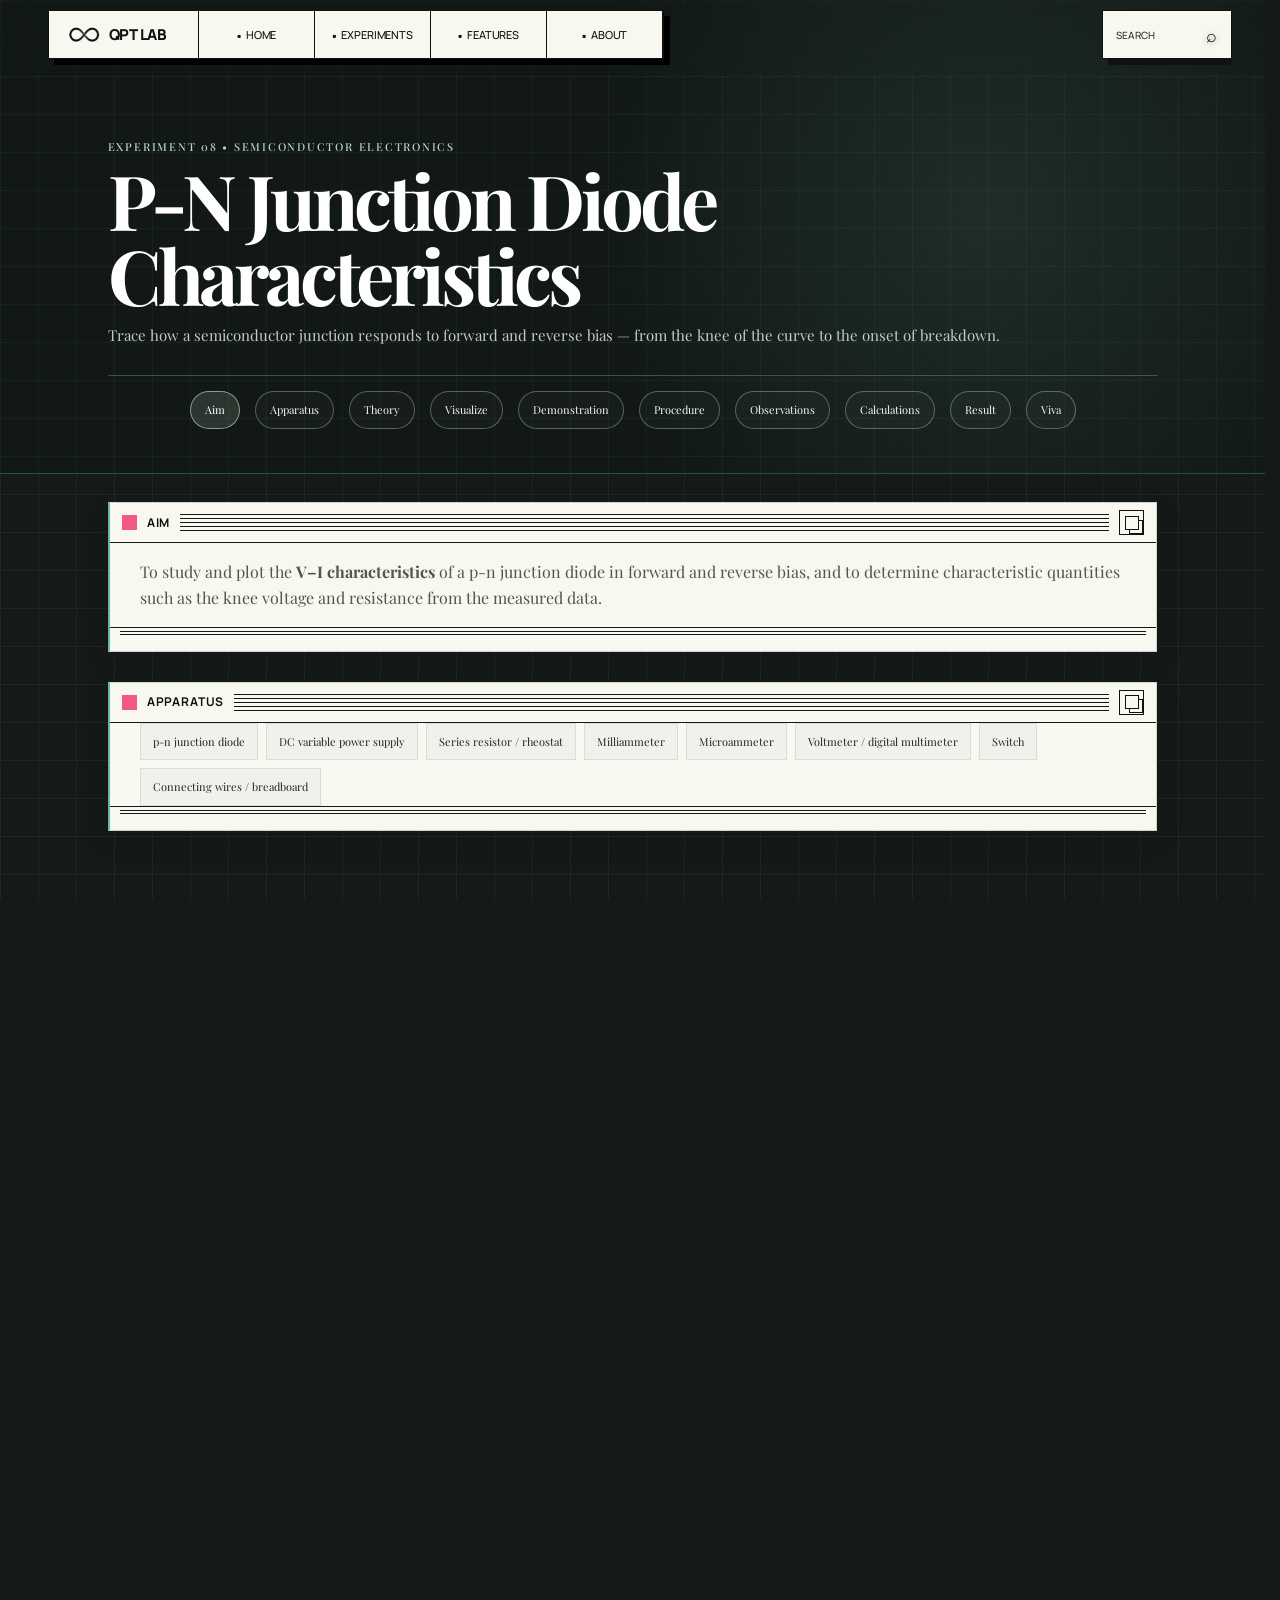
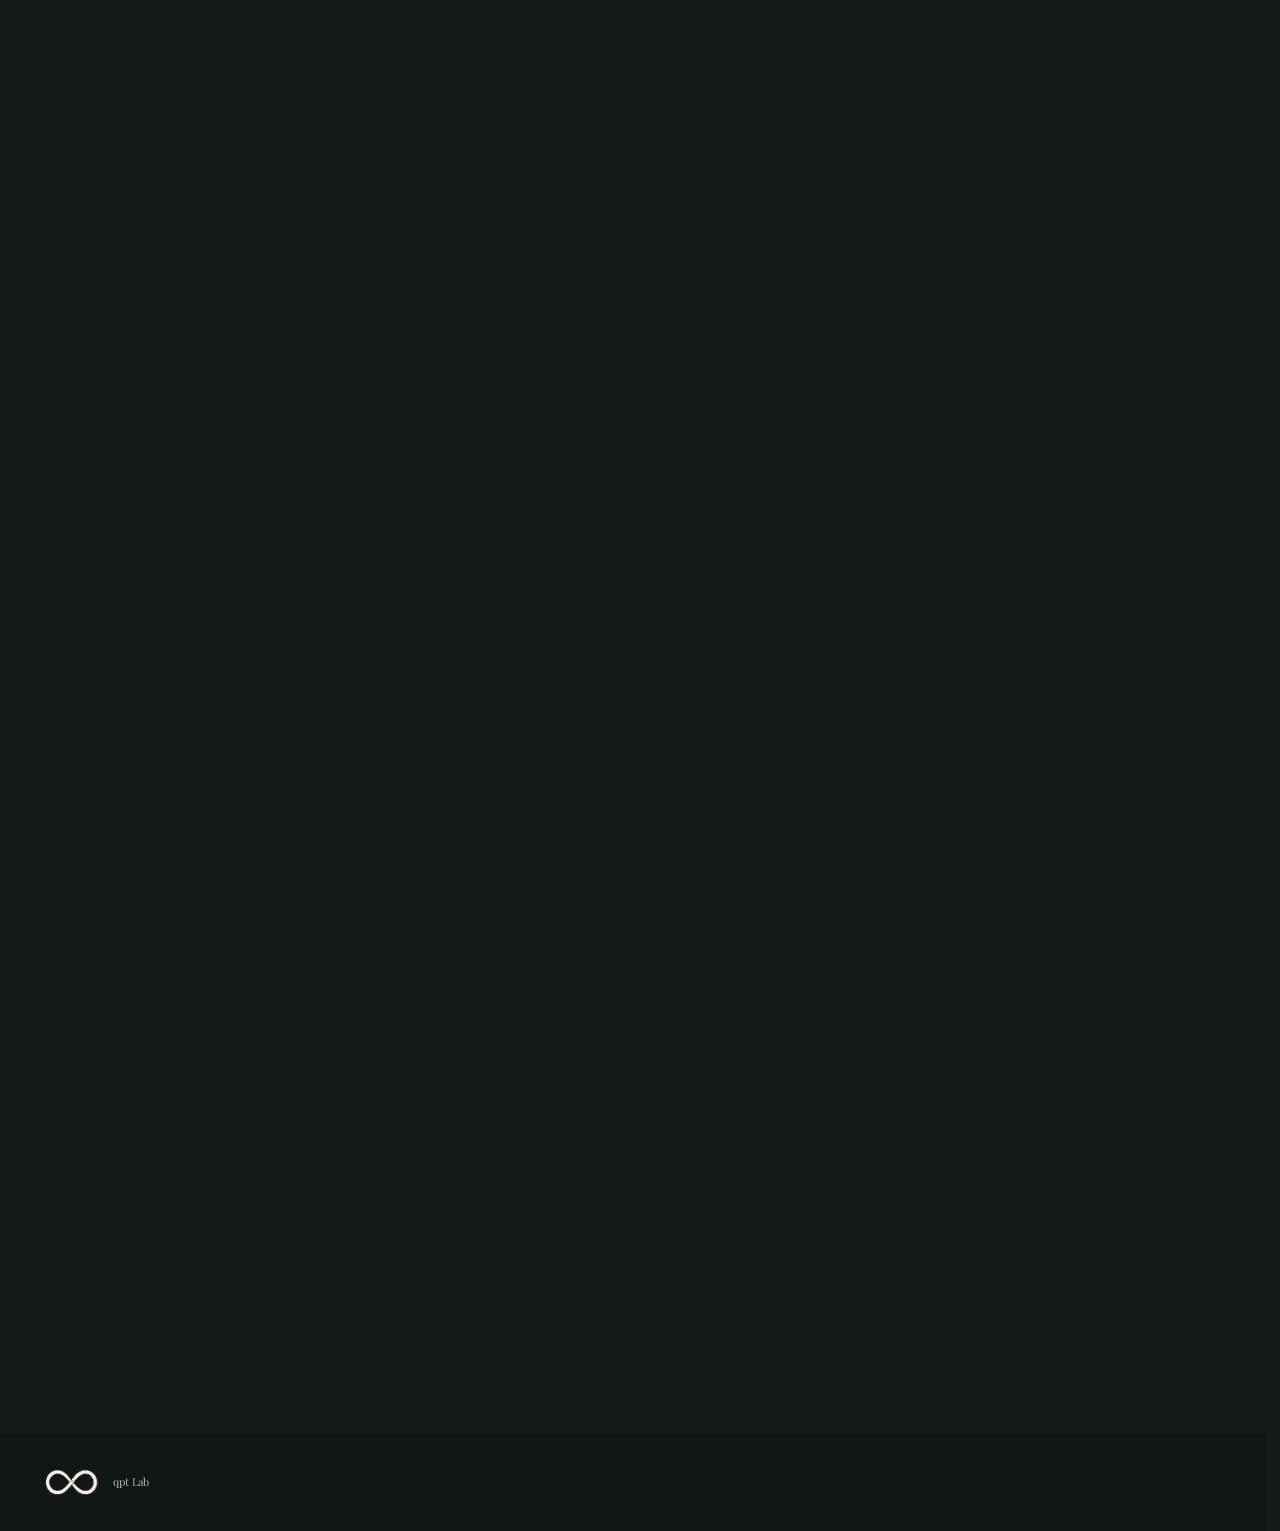
<file: experiment-08.html>
<!DOCTYPE html>

<html lang="en">
<head>
<script>(function(){try{var q=new URLSearchParams(location.search).get("theme");var t=(q==="dark"||q==="light")?q:localStorage.getItem("qptlab-theme")||"light";if(t!=="dark"&&t!=="light")t="light";document.documentElement.setAttribute("data-theme",t);}catch(e){document.documentElement.setAttribute("data-theme","light"); }})();</script>
<meta charset="utf-8"/>
<meta content="width=device-width, initial-scale=1.0" name="viewport"/>
<link href="https://fonts.googleapis.com" rel="preconnect"/>
<link crossorigin="" href="https://fonts.gstatic.com" rel="preconnect"/>
<link as="image" fetchpriority="high" href="infinity-logo.png" rel="preload"/>
<link href="https://fonts.googleapis.com/css2?family=Playfair+Display:wght@400;500;600;700&amp;display=block" rel="stylesheet"/>
<link href="https://fonts.googleapis.com/css2?family=Manrope:wght@400;500;600;700;800&amp;display=block" rel="stylesheet"/>
<title>Experiment 08 | P-N Junction Diode Characteristics</title>
<link href="style.css" rel="stylesheet"/>
<link href="https://fonts.googleapis.com" rel="preconnect"/>
<link crossorigin="" href="https://fonts.gstatic.com" rel="preconnect"/>
<style>
html,body,body *{font-family:"Playfair Display",Georgia,serif!important}
.exp4-hero{background:var(--dark);color:#fff;padding:70px 0 58px;position:relative;overflow:hidden}
.exp4-hero:after{content:"";position:absolute;inset:0;background:radial-gradient(circle at 78% 45%,rgba(71,112,89,.25),transparent 40%);pointer-events:none}
.exp4-hero .container{position:relative;z-index:1}.exp4-hero .eyebrow{color:#b7d5c1}.exp4-hero h1{font-size:clamp(42px,6vw,76px);line-height:.98;letter-spacing:-.055em;max-width:900px;margin:18px 0}.exp4-hero p{color:#c3cbc5;max-width:760px;font-size:16px}
.exp4-layout{display:grid;grid-template-columns:210px 1fr;gap:42px}.side-nav{position:sticky;top:100px;height:max-content}.side-nav a{display:block;padding:9px 0;color:var(--muted);font-size:12px;border-bottom:1px solid var(--line)}.side-nav a:hover{color:var(--accent)}
.content-block{margin-bottom:70px}.content-block h2{font-size:32px;letter-spacing:-.04em;margin:0 0 18px}.content-block h3{font-size:19px;margin:30px 0 10px}.prose{color:#505650;max-width:820px}.equation{background:#eef3ed;border-left:3px solid var(--accent);padding:20px 24px;font-size:18px;margin:20px 0;overflow:auto}.equation.center{text-align:center}.apparatus{display:flex;flex-wrap:wrap;gap:8px}.chip{padding:9px 12px;background:#f0f1ed;border:1px solid var(--line);font-size:11px}.steps{counter-reset:step;list-style:none;padding:0;max-width:820px}.steps li{counter-increment:step;display:grid;grid-template-columns:40px 1fr;gap:15px;padding:14px 0;border-bottom:1px solid var(--line);color:#505650}.steps li:before{content:counter(step,lower-roman);font-size:11px;color:var(--accent);padding-top:4px}
.lab-panel,.visual-box,.graph-box,.reference{background:#fff;border:1px solid var(--line)}.lab-panel{padding:25px}.visual-box{padding:22px;margin-top:20px}.visual-box svg{display:block;width:100%;height:auto}.visual-image{display:block;width:100%;height:auto;max-width:760px;margin:0 auto}.visual-pair{display:grid;grid-template-columns:repeat(2,minmax(0,1fr));gap:20px;align-items:center}.visual-pair .visual-item{display:flex;align-items:center;justify-content:center;min-width:0}.visual-pair .visual-image{max-width:100%;margin:0 auto}.visual-pair .visual-item + .visual-item{border-top:0;padding-top:0}.visual-pair{display:grid;grid-template-columns:repeat(2,minmax(0,1fr));gap:20px;align-items:center}.visual-item{padding:4px 0 18px}.visual-item + .visual-item{border-top:1px solid var(--line);padding-top:28px}.visual-image-biot{max-width:650px}.visual-image-arrangement{max-width:680px}.caption,.graph-note{font-size:10px;color:var(--muted);margin:12px auto 0;max-width:760px;line-height:1.6;text-align:center}.form-grid{display:grid;grid-template-columns:repeat(4,1fr);gap:14px}.field label{display:block;font-size:10px;letter-spacing:.08em;color:var(--muted);margin-bottom:7px}.field input{width:100%;padding:11px 12px;border:1px solid #cdd2cb;background:#fbfcfa;font-size:13px;outline:none}.field input:focus{border-color:var(--accent)}
.table-wrap{overflow-x:auto;margin-top:25px}.obs-table{width:100%;border-collapse:collapse;min-width:1280px}.obs-table th,.obs-table td{border:1px solid #d4d8d1;padding:8px;text-align:center;font-size:10px}.obs-table th{background:#eef1ec;font-size:9px}.obs-table input{width:72px;padding:7px;border:1px solid #d2d7d0;font-size:10px;text-align:center;background:#fff}.obs-table .readonly{background:#f6f8f4;color:#4f594f}
.button-calc,.button-reset{cursor:pointer;padding:12px 18px;font-size:12px;font-weight:700}.button-calc{border:0;background:var(--accent);color:white;margin-top:18px}.button-reset{border:1px solid var(--line);background:#fff;color:var(--ink);margin:18px 0 0 7px}.note{margin-top:15px;padding:12px 14px;background:#f7f7f3;color:var(--muted);font-size:11px}.result-grid{display:grid;grid-template-columns:repeat(4,1fr);gap:10px;margin-top:18px}.result{background:#edf3ed;border:1px solid #d1dbd1;padding:17px}.result span{display:block;font-size:9px;color:var(--muted);text-transform:uppercase}.result strong{display:block;font-size:19px;margin-top:8px;word-break:break-word}.formula-note{font-size:12px;color:var(--muted);margin-top:10px}
/* Experiment demonstration video — matched to Experiment 01 */
.video-box{padding:18px}.video-frame{position:relative;width:100%;aspect-ratio:16/9;overflow:hidden;background:#111}.video-frame iframe{position:absolute;inset:0;width:100%;height:100%;border:0;display:block}.youtube-embed-frame{background:#000;border-radius:2px;box-shadow:0 8px 24px rgba(0,0,0,.08)}.video-heading-content{text-align:center;padding:6px 18px 18px;max-width:820px;margin:0 auto}.video-heading-content .video-title{font-size:20px;letter-spacing:.04em;margin-bottom:9px}.video-heading-content p{font:12px "Manrope",sans-serif;color:var(--muted);line-height:1.7;margin:0 auto;max-width:720px}@media(max-width:560px){.video-heading-content .video-title{font-size:17px}.video-heading-content{padding-left:4px;padding-right:4px}.video-box{padding:12px}}
.graph-box{padding:18px;margin-top:20px}.graph-box svg{width:100%;height:auto;display:block}.graph-downloads{display:flex;gap:8px;flex-wrap:wrap;margin-top:14px}.graph-download-button{border:1px solid var(--accent);cursor:pointer;background:var(--accent);color:#fff;padding:10px 14px;font-size:11px;font-weight:700}.graph-download-button.secondary{background:#fff;color:var(--accent)}.graph-download-button:disabled{opacity:.45;cursor:not-allowed}.axis-label{font-size:13px;fill:#505650}.tick-label{font-size:11px;fill:#666b65}.gridline{stroke:#e3e7e1;stroke-width:1}.plot-axis{stroke:#6a716b;stroke-width:1.4}.data-point{fill:#174f38}.theory-line{stroke:#8a928b;stroke-width:2;stroke-dasharray:6 5}
.vector-controls{display:grid;grid-template-columns:repeat(4,1fr);gap:12px;margin-top:16px}.vector-controls label{font-size:10px;color:var(--muted);display:block}.vector-controls input{width:100%;margin-top:6px}.vector-readout{display:grid;grid-template-columns:repeat(3,1fr);gap:10px;margin-top:16px}.mini-result{background:#f7f8f4;border:1px solid var(--line);padding:12px}.mini-result span{display:block;font-size:9px;color:var(--muted)}.mini-result strong{font-size:16px;display:block;margin-top:5px}
.viva{border:1px solid var(--line);background:#fff;margin:10px 0}.viva button{width:100%;border:0;background:none;text-align:left;padding:16px;cursor:pointer;font-weight:400}.viva .answer{display:none;padding:0 16px 16px;color:var(--muted);font-size:13px}.viva.open .answer{display:block}.reference{margin-top:18px;padding:16px 18px;font-size:12px;color:var(--muted)}.reference a{color:var(--accent);text-decoration:underline}
@media(max-width:900px){.exp4-layout{grid-template-columns:1fr}.side-nav{position:static;display:flex;overflow:auto;gap:20px;border-bottom:1px solid var(--line)}.side-nav a{white-space:nowrap;border:0}.form-grid{grid-template-columns:repeat(2,1fr)}.vector-controls{grid-template-columns:repeat(2,1fr)}.result-grid{grid-template-columns:repeat(2,1fr)}}
@media(max-width:560px){.form-grid,.result-grid,.vector-readout{grid-template-columns:1fr}.vector-controls{grid-template-columns:1fr}.button-reset{margin-left:0}.obs-table{min-width:1120px}.exp4-hero{padding-top:50px}}

/* V20: horizontal quick-access navigation above the experiment hero */
.quick-access-bar{background:#f7f8f4;border-bottom:1px solid var(--line);border-top:1px solid var(--line);position:relative;z-index:5}
.quick-access-inner{display:flex;align-items:center;gap:28px;min-height:54px}
.quick-access-label{font-size:10px;letter-spacing:.16em;color:var(--accent);white-space:nowrap}
.quick-access-links{display:flex;align-items:center;gap:0;flex:1;overflow-x:auto;scrollbar-width:thin}
.quick-access-links a{display:inline-flex;align-items:center;min-height:54px;padding:0 17px;color:var(--muted);font-size:12px;text-decoration:none;border-left:1px solid var(--line);white-space:nowrap;transition:color .15s ease,background .15s ease}
.quick-access-links a:last-child{border-right:1px solid var(--line)}
.quick-access-links a:hover,.quick-access-links a:focus-visible{color:var(--ink);background:#eef3ed;outline:none}
@media(max-width:900px){.quick-access-inner{gap:14px}.quick-access-label{display:none}.quick-access-links a{padding:0 14px}}
@media(max-width:760px){.visual-pair{grid-template-columns:1fr;gap:18px}.visual-pair .visual-item + .visual-item{border-top:1px solid var(--line);padding-top:18px}}
</style>
<style id="quick-access-in-hero">
/* V21: quick access sits inside the dark hero, directly below the experiment title and subtitle. */
.exp-hero .quick-access-bar, .exp4-hero .quick-access-bar{
  background:transparent;
  border:0;
  border-top:1px solid rgba(195,203,197,.32);
  position:relative;
  z-index:4;
  margin-top:32px;
}
.exp-hero .quick-access-inner, .exp4-hero .quick-access-inner{
  display:flex;
  align-items:center;
  gap:24px;
  min-height:50px;
}
.exp-hero .quick-access-label, .exp4-hero .quick-access-label{
  color:#b7d5c1;
  font-size:9px;
  letter-spacing:.18em;
  white-space:nowrap;
}
.exp-hero .quick-access-links, .exp4-hero .quick-access-links{
  display:flex;
  align-items:stretch;
  flex:1;
  overflow-x:auto;
  scrollbar-width:none;
}
.exp-hero .quick-access-links::-webkit-scrollbar, .exp4-hero .quick-access-links::-webkit-scrollbar{display:none}
.exp-hero .quick-access-links a, .exp4-hero .quick-access-links a{
  display:inline-flex;
  align-items:center;
  min-height:50px;
  padding:0 16px;
  color:#c3cbc5;
  font-size:11px;
  text-decoration:none;
  border-left:1px solid rgba(195,203,197,.18);
  white-space:nowrap;
  transition:background .18s ease,color .18s ease;
}
.exp-hero .quick-access-links a:last-child, .exp4-hero .quick-access-links a:last-child{border-right:1px solid rgba(195,203,197,.18)}
.exp-hero .quick-access-links a:hover, .exp-hero .quick-access-links a:focus-visible,
.exp4-hero .quick-access-links a:hover, .exp4-hero .quick-access-links a:focus-visible{
  background:rgba(183,213,193,.10);
  color:#fff;
  outline:none;
}
@media(max-width:900px){
  .exp-hero .quick-access-inner, .exp4-hero .quick-access-inner{gap:12px}
  .exp-hero .quick-access-label, .exp4-hero .quick-access-label{display:none}
  .exp-hero .quick-access-links a, .exp4-hero .quick-access-links a{padding:0 13px}
}
</style>
<style id="quick-access-in-hero-v21">
/* V21: Quick access is part of the dark hero, immediately below the title and subtitle. */
.exp-hero .quick-access-bar,.exp4-hero .quick-access-bar{background:transparent!important;border:0!important;border-top:1px solid rgba(195,203,197,.30)!important;position:relative;z-index:4;margin-top:30px!important;}
.exp-hero .quick-access-inner,.exp4-hero .quick-access-inner{display:flex;align-items:center;gap:24px;min-height:48px;}
.exp-hero .quick-access-label,.exp4-hero .quick-access-label{color:#b7d5c1;font-size:9px;letter-spacing:.18em;white-space:nowrap;}
.exp-hero .quick-access-links,.exp4-hero .quick-access-links{display:flex;align-items:stretch;flex:1;overflow-x:auto;scrollbar-width:none;}
.exp-hero .quick-access-links::-webkit-scrollbar,.exp4-hero .quick-access-links::-webkit-scrollbar{display:none;}
.exp-hero .quick-access-links a,.exp4-hero .quick-access-links a{display:inline-flex;align-items:center;min-height:48px;padding:0 15px;color:#c3cbc5;font-size:11px;text-decoration:none;border-left:1px solid rgba(195,203,197,.17);white-space:nowrap;transition:background .18s ease,color .18s ease;}
.exp-hero .quick-access-links a:last-child,.exp4-hero .quick-access-links a:last-child{border-right:1px solid rgba(195,203,197,.17);}
.exp-hero .quick-access-links a:hover,.exp-hero .quick-access-links a:focus-visible,.exp4-hero .quick-access-links a:hover,.exp4-hero .quick-access-links a:focus-visible{background:rgba(183,213,193,.10);color:#fff;outline:none;}
@media(max-width:900px){.exp-hero .quick-access-inner,.exp4-hero .quick-access-inner{gap:12px}.exp-hero .quick-access-label,.exp4-hero .quick-access-label{display:none}.exp-hero .quick-access-links a,.exp4-hero .quick-access-links a{padding:0 13px;}}
</style>
<style id="v22-compact-fullwidth">
/* V22: compact experiment hero and full-width experiment content. */
.exp-hero,.exp4-hero{padding-top:42px!important;padding-bottom:0!important;}
.exp-hero h1,.exp4-hero h1{margin-top:12px!important;margin-bottom:12px!important;}
.exp-hero p,.exp4-hero p{max-width:none!important;margin-bottom:0!important;}
.exp-hero .quick-access-bar,.exp4-hero .quick-access-bar{margin-top:22px!important;}
.exp-hero .quick-access-inner,.exp4-hero .quick-access-inner{min-height:48px!important;}
.exp-layout{display:block!important;width:100%!important;}
.exp-layout>.side-nav{display:none!important;}
.exp-layout>main,.exp-layout>.exp-main,.exp-layout>.content{width:100%!important;max-width:none!important;min-width:0!important;}
.content-block{width:100%!important;max-width:none!important;}
.content-block .prose,.prose,.steps{max-width:none!important;width:100%!important;}
.equation,.visual-box,.lab-panel,.reference{max-width:none!important;width:100%;box-sizing:border-box;}
@media(max-width:900px){.exp-hero,.exp4-hero{padding-top:32px!important;padding-bottom:0!important;}}
</style>
<style id="v22-final-page-width">
/* V22 final: compact hero + broad reading column, matching the approved preview. */
.exp-hero,.exp4-hero{padding-top:38px!important;padding-bottom:0!important;}
.exp-hero h1,.exp4-hero h1{margin:10px 0 10px!important;}
.exp-hero p,.exp4-hero p{max-width:none!important;margin:0!important;}
.exp-hero .quick-access-bar,.exp4-hero .quick-access-bar{margin-top:20px!important;}
.exp-hero>.container,.exp4-hero>.container,main.section.container{width:calc(100% - 80px)!important;max-width:1440px!important;}
main.section.container .content-block,main.section.container .prose,main.section.container .steps{width:100%!important;max-width:none!important;}
main.section.container .equation,main.section.container .visual-box,main.section.container .lab-panel,main.section.container .reference{width:100%!important;max-width:none!important;}
@media(max-width:900px){.exp-hero>.container,.exp4-hero>.container,main.section.container{width:calc(100% - 40px)!important}.exp-hero,.exp4-hero{padding-top:30px!important;}}
</style>
<style id="v28-quick-access-light-active">
/* V28: quiet cream navigation with the same light-green selection used in the lab schedule. */
.experiment-page > .quick-access-bar {
  background: var(--bg) !important;
  border-top: 1px solid var(--line) !important;
  border-bottom: 1px solid var(--line) !important;
}
.experiment-page > .quick-access-bar .quick-access-label {
  color: var(--muted) !important;
  border-right: 1px solid var(--line) !important;
}
.experiment-page > .quick-access-bar .quick-access-links a {
  color: var(--ink) !important;
  background: var(--bg) !important;
  border-left: 1px solid var(--line) !important;
  transition: background .18s ease, color .18s ease, border-color .18s ease !important;
}
.experiment-page > .quick-access-bar .quick-access-links a:hover,
.experiment-page > .quick-access-bar .quick-access-links a:focus-visible {
  background: var(--accent-2) !important;
  color: var(--ink) !important;
  outline: none !important;
}
.experiment-page > .quick-access-bar .quick-access-links a.active {
  background: var(--accent-2) !important;
  color: var(--accent-ink, #142319) !important;
  border-color: #b9ccbF !important;
  box-shadow: inset 0 0 0 1px #b9ccbF !important;
}
.experiment-page > .quick-access-bar .quick-access-links a.active + a {
  border-left-color: #b9ccbF !important;
}
</style>
<style id="v28-unified-experiment-spacing">
/* V28: unified vertical rhythm across all individual experiment pages. */
.experiment-page > main.section.container {
  padding-top: 64px !important;
  padding-bottom: 64px !important;
}
.experiment-page > main.section.container .content-block {
  margin-bottom: 56px !important;
}
.experiment-page > main.section.container .content-block:last-child {
  margin-bottom: 0 !important;
}
@media (max-width: 900px) {
  .experiment-page > main.section.container {
    padding-top: 48px !important;
    padding-bottom: 48px !important;
  }
  .experiment-page > main.section.container .content-block {
    margin-bottom: 44px !important;
  }
}
</style>
<style id="quick-access-centered-final">
/* Final: center the experiment quick-access pills beneath the inspiration line. */
.exp-hero .quick-access-bar,
.exp4-hero .quick-access-bar {
  width: 100% !important;
  margin-top: 22px !important;
  padding: 0 !important;
  border: 0 !important;
  background: transparent !important;
}
.exp-hero .quick-access-inner,
.exp4-hero .quick-access-inner {
  display: flex !important;
  align-items: center !important;
  justify-content: center !important;
  gap: 0 !important;
  min-height: 0 !important;
  width: 100% !important;
}
.exp-hero .quick-access-label,
.exp4-hero .quick-access-label {
  display: none !important;
}
.exp-hero .quick-access-links,
.exp4-hero .quick-access-links {
  display: flex !important;
  align-items: center !important;
  justify-content: center !important;
  flex: 0 0 auto !important;
  width: auto !important;
  max-width: 100% !important;
  overflow-x: auto !important;
  scrollbar-width: none !important;
}
.exp-hero .quick-access-links::-webkit-scrollbar,
.exp4-hero .quick-access-links::-webkit-scrollbar { display: none !important; }
.exp-hero .quick-access-links a,
.exp4-hero .quick-access-links a {
  flex: 0 0 auto !important;
  min-width: 0 !important;
  min-height: 38px !important;
  height: 38px !important;
  padding: 0 15px !important;
  margin: 0 3px !important;
  display: inline-flex !important;
  align-items: center !important;
  justify-content: center !important;
  border: 1px solid rgba(195,203,197,.45) !important;
  border-radius: 999px !important;
  background: transparent !important;
  color: #c3cbc5 !important;
  white-space: nowrap !important;
}
.exp-hero .quick-access-links a:hover,
.exp-hero .quick-access-links a:focus-visible,
.exp4-hero .quick-access-links a:hover,
.exp4-hero .quick-access-links a:focus-visible {
  background: rgba(183,213,193,.10) !important;
  color: #fff !important;
}
@media (max-width: 900px) {
  .exp-hero .quick-access-links,
  .exp4-hero .quick-access-links {
    justify-content: flex-start !important;
    width: 100% !important;
  }
  .exp-hero .quick-access-links a,
  .exp4-hero .quick-access-links a {
    padding: 0 13px !important;
  }
}
</style>
<style id="quick-access-centered-v38">
/* V38: center the experiment quick-access pills as one compact group. */
.exp-hero .quick-access-bar,
.exp4-hero .quick-access-bar{
  width:100%;
}
.exp-hero .quick-access-inner,
.exp4-hero .quick-access-inner{
  justify-content:center;
  gap:0;
}
.exp-hero .quick-access-label,
.exp4-hero .quick-access-label{
  display:none !important;
}
.exp-hero .quick-access-links,
.exp4-hero .quick-access-links{
  flex:0 1 auto !important;
  width:max-content;
  max-width:100%;
  margin:0 auto;
  justify-content:center;
}
@media(max-width:900px){
  .exp-hero .quick-access-links,
  .exp4-hero .quick-access-links{
    width:100%;
    max-width:100%;
    margin:0;
    justify-content:flex-start;
  }
}
</style>
<style id="v40-quick-access-true-centered">
/* V40: force the quick-access group to use the full hero width on every experiment page. */
.exp-hero .exp-hero-grid > *,
.exp4-hero .exp-hero-grid > * {
  grid-column: 1 / -1 !important;
  width: 100% !important;
  max-width: none !important;
}
.exp-hero .quick-access-bar,
.exp4-hero .quick-access-bar {
  width: 100% !important;
  margin-left: 0 !important;
  margin-right: 0 !important;
}
.exp-hero .quick-access-inner,
.exp4-hero .quick-access-inner {
  width: 100% !important;
  display: flex !important;
  justify-content: center !important;
  align-items: center !important;
}
.exp-hero .quick-access-links,
.exp4-hero .quick-access-links {
  flex: 0 0 auto !important;
  width: max-content !important;
  max-width: calc(100% - 8px) !important;
  margin: 0 auto !important;
  display: flex !important;
  justify-content: center !important;
  align-items: center !important;
}
@media (max-width: 900px) {
  .exp-hero .quick-access-links,
  .exp4-hero .quick-access-links {
    width: 100% !important;
    max-width: 100% !important;
    justify-content: flex-start !important;
    overflow-x: auto !important;
  }
}
</style>
<style id="static-header-navigation-v59">
/* V59: static header/navigation. No opening sweep, reveal, fade, transform, or transition. */
.site-header, .site-header *,
.home-site-header, .home-site-header *,
.exp-hero, .exp4-hero, .exp-hero *, .exp4-hero *,
.quick-access-bar, .quick-access-bar * {
  animation: none !important;
  transition: none !important;
  transform: none !important;
  clip-path: none !important;
  mask: none !important;
  -webkit-mask: none !important;
  will-change: auto !important;
}
.exp-hero, .exp4-hero {
  background: #111713 !important;
  opacity: 1 !important;
  visibility: visible !important;
}
html[data-theme="dark"] .exp-hero,
html[data-theme="dark"] .exp4-hero { background: #0b0e0c !important; }
</style>
<script id="qpt-static-navigation-init">
/* QPT static navigation: prevent browser history from restoring an old scroll position during page navigation. */
try { if ("scrollRestoration" in history) history.scrollRestoration = "manual"; } catch (e) {}
</script>
<style id="qpt-v63-paint-stability">
/* V63: eliminate first-paint layout/compositing changes. */
html{scroll-behavior:auto!important;scrollbar-gutter:stable!important;overflow-anchor:none!important;}
body{overflow-anchor:none!important;font-synthesis:none;}
.site-header,.home-site-header,.nav,.hero,.hero::before,.hero::after,.hero-grid,.exp-hero,.exp4-hero,.quick-access-bar{contain:layout paint!important;}
.site-header,.home-site-header,.nav,.theme-toggle{backface-visibility:hidden!important;}
.theme-toggle{width:74px!important;min-width:74px!important;flex:0 0 74px!important;box-sizing:border-box!important;}
</style>
<style id="exp5-newton-visual-white-background">
/* Experiment 5: clean two-column figure layout; white in both themes. */
.exp5-newton-visual-box {
  background: #ffffff !important;
  border-color: #d8ddd7 !important;
  display: grid !important;
  grid-template-columns: repeat(2, minmax(0, 1fr)) !important;
  gap: 28px !important;
  align-items: start !important;
  padding: 28px !important;
  box-sizing: border-box !important;
}
.exp5-newton-visual-item {
  background: #ffffff !important;
  display: flex !important;
  flex-direction: column !important;
  align-items: stretch !important;
  justify-content: flex-start !important;
  min-width: 0 !important;
  padding: 0 !important;
  border: 0 !important;
  box-sizing: border-box !important;
}
.exp5-newton-visual-item .visual-image {
  display: block !important;
  width: 100% !important;
  max-width: 100% !important;
  height: 390px !important;
  object-fit: contain !important;
  object-position: center !important;
  margin: 0 auto !important;
  background: #ffffff !important;
}
.exp5-newton-caption {
  color: #555b56 !important;
  width: 100% !important;
  max-width: none !important;
  margin: 14px 0 0 !important;
  padding: 0 8px !important;
  box-sizing: border-box !important;
  text-align: center !important;
  line-height: 1.45 !important;
  min-height: 30px !important;
}
html[data-theme="dark"] .exp5-newton-visual-box,
html[data-theme="dark"] .exp5-newton-visual-item,
html[data-theme="dark"] .exp5-newton-visual-item .visual-image {
  background: #ffffff !important;
  border-color: #d8ddd7 !important;
}
html[data-theme="dark"] .exp5-newton-caption {
  color: #555b56 !important;
}
@media(max-width:760px){
  .exp5-newton-visual-box {
    grid-template-columns: 1fr !important;
    gap: 24px !important;
    padding: 20px !important;
  }
  .exp5-newton-visual-item .visual-image {
    height: auto !important;
    max-height: none !important;
  }
}
</style>
<style id="exp5-procedure-formula-fix">
/* Keep inline Newton's-rings notation together inside procedure steps. */
.steps .procedure-formula { white-space: nowrap; display: inline-block; vertical-align: baseline; line-height: inherit; }
</style>
<style id="exp5-procedure-alignment-fix">
/* Keep each procedure step as one continuous text flow; prevents formula spans from becoming separate grid items. */
#procedure .steps li {
  display: block;
  position: relative;
  padding-left: 55px;
}
#procedure .steps li:before {
  position: absolute;
  left: 0;
  top: 14px;
  width: 40px;
}
#procedure .steps .procedure-formula {
  white-space: nowrap;
  display: inline;
  vertical-align: baseline;
}
</style>
<style id="exp5-reference-section">
#references .reference{color:#4f5650}
#references .reference p{margin:0 0 8px}
#references .reference p:last-child{margin-bottom:0}
html[data-theme="dark"] #references .reference{background:#fff!important;color:#4f5650!important;border-color:#d8ddd7!important}
</style>
<style id="qpt-v123-nav-transplant">

/* ================================================================
   QPT NAV — transplanted from Tavus V123
   Navigation only: keep the base QPT Lab page design unchanged.
   ================================================================ */
.tavus-floating-header{
  position:fixed!important;top:0!important;left:0!important;right:0!important;width:100%!important;
  height:70px!important;padding:10px 0 11px!important;margin:0!important;background:transparent!important;
  border:0!important;z-index:2147483000!important;pointer-events:none!important;
}
.tavus-floating-header.qpt-nav-scrolled{top:0!important;}
.tavus-exact-nav{
  position:relative!important;width:calc(100% - 96px)!important;max-width:none!important;
  height:49px!important;min-height:49px!important;margin:0 auto!important;padding:0!important;
  display:block!important;background:transparent!important;border:0!important;box-shadow:none!important;
  overflow:visible!important;isolation:auto!important;
}
.tavus-nav-left{
  position:absolute!important;left:0!important;top:0!important;height:49px!important;width:auto!important;
  max-width:none!important;min-width:0!important;margin:0!important;padding:0!important;display:flex!important;
  align-items:stretch!important;background:#f8f7f0!important;border:1px solid #111!important;
  box-shadow:6px 6px 0 #000!important;z-index:20!important;overflow:visible!important;
}
.tavus-brand{
  flex:0 0 150px!important;width:150px!important;min-width:150px!important;height:47px!important;
  padding:0 20px!important;border:0!important;border-right:1px solid #111!important;
  box-shadow:none!important;background:#f8f7f0!important;display:flex!important;align-items:center!important;gap:9px!important;
}
.tavus-brand .brand-mark,.tavus-brand .brand-mark img{width:31px!important;height:31px!important;object-fit:contain!important;}
.tavus-brand .brand-name{font:800 15px/1 "Manrope",Arial,sans-serif!important;letter-spacing:-.035em!important;color:#111!important;}
.tavus-links{
  display:flex!important;align-items:stretch!important;height:47px!important;background:#f8f7f0!important;
}
.tavus-links>a{
  height:47px!important;min-width:116px!important;padding:0 15px!important;display:flex!important;
  align-items:center!important;justify-content:center!important;gap:5px!important;border:0!important;
  border-right:1px solid #111!important;box-shadow:none!important;border-radius:0!important;
  background:#f8f7f0!important;color:#111!important;font:500 11px/1 "Manrope",Arial,sans-serif!important;
  letter-spacing:-.01em!important;white-space:nowrap!important;
}
.tavus-links>a:hover{background:#efeee7!important;color:#111!important;transform:none!important;}
.tavus-links>a>span:first-child{font-size:12px!important;margin:0!important;}
.tavus-experiments-parent{position:relative!important;z-index:100!important;}
.tavus-nav-right{
  position:absolute!important;right:0!important;top:0!important;height:49px!important;width:130px!important;
  min-width:130px!important;margin:0!important;padding:0!important;display:block!important;
  background:#f8f7f0!important;border:1px solid #111!important;box-shadow:6px 6px 0 #111!important;
  z-index:20!important;overflow:visible!important;
}
.tavus-search{
  width:128px!important;min-width:128px!important;height:47px!important;border:0!important;
  box-shadow:none!important;background:#f8f7f0!important;border-radius:0!important;
}
.tavus-search input{
  width:92px!important;height:100%!important;padding:0 4px 0 13px!important;color:#111!important;
  background:transparent!important;border:0!important;outline:0!important;font:500 10px/1 "Manrope",Arial,sans-serif!important;
  letter-spacing:.02em!important;
}
.tavus-search input::placeholder{color:#333!important;opacity:1!important;}
.tavus-search button{width:32px!important;height:100%!important;padding:0!important;border:0!important;border-radius:0!important;background:transparent!important;color:#111!important;font-size:18px!important;cursor:pointer!important;}
.tavus-exact-nav::before{display:none!important;content:none!important;}
.tavus-mega{
  position:fixed!important;z-index:2147483647!important;display:block!important;opacity:0!important;visibility:hidden!important;
  pointer-events:none!important;transform:translateY(-2px)!important;background:#f8f7f0!important;color:#111!important;
  border:1px solid #111!important;box-shadow:6px 6px 0 #111!important;overflow:hidden!important;
}
.tavus-mega.qpt-mega-open{opacity:1!important;visibility:visible!important;pointer-events:auto!important;transform:translateY(0)!important;}
.tavus-mega-title{position:relative!important;z-index:1!important;display:block!important;padding:15px 18px 12px!important;background:#f8f7f0!important;color:#111!important;font:700 10px/1 "Manrope",Arial,sans-serif!important;letter-spacing:.12em!important;border-bottom:1px solid #111!important;}
.tavus-mega-grid{position:relative!important;z-index:1!important;display:grid!important;grid-template-columns:repeat(2,minmax(0,1fr))!important;}
.tavus-mega-grid>a{min-height:61px!important;padding:12px 15px!important;display:grid!important;grid-template-columns:32px 1fr!important;align-items:center!important;gap:10px!important;color:#111!important;border:0!important;border-right:1px solid #111!important;border-bottom:1px solid #111!important;border-radius:0!important;background:#f8f7f0!important;font:600 13px/1.25 "Manrope",Arial,sans-serif!important;}
.tavus-mega-grid>a:nth-child(even){border-right:0!important;}
.tavus-mega-grid>a:hover{background:#f06b9a!important;color:#111!important;}
.tavus-mega-grid b{font:800 13px/1 "Manrope",Arial,sans-serif!important;}
.tavus-mega-grid span{font:600 13px/1.25 "Manrope",Arial,sans-serif!important;}
/* Override legacy navigation rules without touching the rest of the site. */
.tavus-floating-header .menu-toggle{display:none!important;}
.tavus-floating-header .nav-links{gap:0!important;}
@media(max-width:1000px){
  .tavus-exact-nav{width:calc(100% - 48px)!important;}
  .tavus-brand{flex-basis:140px!important;width:140px!important;min-width:140px!important;padding:0 14px!important;}
  .tavus-links>a{min-width:105px!important;padding:0 10px!important;font-size:10px!important;}
}
@media(max-width:760px){
  .tavus-floating-header{height:58px!important;padding:7px 0 9px!important;}
  .tavus-exact-nav{width:calc(100% - 24px)!important;height:52px!important;min-height:52px!important;}
  .tavus-nav-left{height:52px!important;max-width:calc(100% - 104px)!important;overflow:hidden!important;}
  .tavus-brand{flex-basis:112px!important;width:112px!important;min-width:112px!important;height:50px!important;padding:0 10px!important;}
  .tavus-brand .brand-name{font-size:12px!important;}
  .tavus-links>a{min-width:auto!important;padding:0 8px!important;height:50px!important;font-size:8px!important;}
  .tavus-nav-right{height:52px!important;width:100px!important;min-width:100px!important;}
  .tavus-search{width:98px!important;height:50px!important;}
  .tavus-search input{display:none!important;}
  .tavus-mega{left:12px!important;top:59px!important;width:calc(100vw - 24px)!important;max-width:none!important;}
}
/* Fixed navigation must not cover the first hero content. */
.home-site-header.tavus-floating-header + main .hero{padding-top:70px!important;}
body.experiment-page .tavus-floating-header + .exp-hero{padding-top:140px!important;}
body.experiment-page .tavus-floating-header + .exp4-hero{padding-top:140px!important;}

</style>

<style id="qpt-v135-nav-interaction-fix">
/* V135 interaction fix: the floating Tavus navigation is visually transparent at the
   header layer, but its actual controls must remain clickable. */
.tavus-floating-header,
.tavus-exact-nav,
.tavus-exact-nav * { pointer-events:auto !important; }
.tavus-mega { pointer-events:none !important; }
.tavus-mega.qpt-mega-open { pointer-events:auto !important; }
</style>

<style id="qpt-v183-section-frame-rails">
/* Section frame rails inspired by the reference's labelled monitor border. */
.qpt-frame-section{position:relative!important;box-sizing:border-box!important;border:1px solid #111!important;overflow:visible!important;padding-top:0!important;padding-bottom:0!important;}
.qpt-frame-top{height:35px;display:flex;align-items:center;gap:9px;padding:0 9px;background:#f8f7f0;border-bottom:1px solid #111;box-sizing:border-box;color:#111;font:600 10px/1 "Manrope",Arial,sans-serif;letter-spacing:.1em;text-transform:uppercase;}
.qpt-frame-dot{display:inline-block;flex:0 0 12px;width:12px;height:12px;background:#f15b83;}
.qpt-frame-label{white-space:nowrap;max-width:45%;overflow:hidden;text-overflow:ellipsis;font-size:12px!important;font-weight:700!important;letter-spacing:.08em!important;}
.qpt-frame-lines{height:17px;flex:1;min-width:12px;background:repeating-linear-gradient(to bottom,#171717 0,#171717 1px,transparent 1px,transparent 4px);}
.qpt-frame-square{width:25px;height:25px;flex:0 0 25px;border:1px solid #111;display:flex;align-items:center;justify-content:center;box-sizing:border-box;background:#f8f7f0;}
.qpt-frame-square:before{content:"";width:10px;height:10px;border:1px solid #111;box-shadow:3px 3px 0 -1px #f8f7f0,3px 3px 0 0 #111;}
.qpt-frame-bottom{height:12px;display:flex;align-items:center;padding:0 9px;border-top:1px solid #111;background:#f8f7f0;box-sizing:border-box;}
.qpt-frame-bottom:before{content:"";display:block;width:100%;height:5px;background:repeating-linear-gradient(to bottom,#171717 0,#171717 1px,transparent 1px,transparent 3px);}
/* Keep content panels and their original internal spacing. */
.qpt-frame-section > :not(.qpt-frame-top):not(.qpt-frame-bottom){margin-left:0; margin-right:0;}
.qpt-frame-section > .section-heading:first-of-type{padding-top:24px;}
.qpt-frame-section.content-block{margin-bottom:56px!important;}
#today-lab.qpt-frame-section,#experiments.qpt-frame-section,#features.qpt-frame-section,#about.qpt-frame-section{padding-left:0!important;padding-right:0!important;}
@media(max-width:700px){.qpt-frame-top{height:32px;gap:7px;padding:0 7px}.qpt-frame-label{font-size:11px!important;font-weight:700!important;max-width:55%}.qpt-frame-square{width:22px;height:22px;flex-basis:22px}.qpt-frame-section.content-block{margin-bottom:38px!important}}
</style>
<script id="qpt-v183-section-frame-script">
(function(){
 function addFrames(){
  var isExperiment=document.body.classList.contains('experiment-page');
  var targets=isExperiment?Array.from(document.querySelectorAll('main.section.container > section.content-block')):Array.from(document.querySelectorAll('main > section#today-lab, main > section#experiments, main > section#features, main > section#about'));
  targets.forEach(function(section){
   if(section.classList.contains('qpt-frame-section')) return;
   var heading=section.querySelector('h2');
   if(!heading) return;
   var label=(heading.textContent||'').replace(/\s+/g,' ').trim();
   if(!label) label=section.id.replace(/-/g,' ');
   section.classList.add('qpt-frame-section');
   var top=document.createElement('div');top.className='qpt-frame-top';top.setAttribute('aria-hidden','true');
   var dot=document.createElement('span');dot.className='qpt-frame-dot';
   var text=document.createElement('span');text.className='qpt-frame-label';text.textContent=label;
   var lines=document.createElement('span');lines.className='qpt-frame-lines';
   var square=document.createElement('span');square.className='qpt-frame-square';
   top.append(dot,text,lines,square);
   var bottom=document.createElement('div');bottom.className='qpt-frame-bottom';bottom.setAttribute('aria-hidden','true');
   section.insertBefore(top,section.firstChild);section.appendChild(bottom);
  });
 }
 if(document.readyState==='loading')document.addEventListener('DOMContentLoaded',addFrames);else addFrames();
})();
</script>


<style id="qpt-v184-hide-duplicate-section-headings">
/* The frame rail already carries the section title; hide the repeated large title inside each panel. */
.qpt-frame-section > h2 { display: none !important; }
.qpt-frame-section .section-heading h2 { display: none !important; }
/* Keep eyebrow labels, descriptive text, and any nested subheadings untouched. */
</style>


<style id="qpt-v193-experiment-section-reference-style">
/* Bring experiment sections closer to the framed, editorial card treatment in the reference. */
body.experiment-page > main.section.container > section.content-block.qpt-frame-section {
  background: #f8f7f0 !important;
  border: 1px solid #d4d8cf !important;
  border-left: 3px solid #6ea99a !important;
  box-sizing: border-box !important;
  padding: 0 0 26px !important;
  margin: 0 0 54px !important;
  overflow: visible !important;
}
body.experiment-page .qpt-frame-section > .qpt-frame-top {
  height: 40px !important;
  margin: 0 !important;
  padding: 0 12px !important;
  gap: 10px !important;
  background: #f8f7f0 !important;
  border-bottom: 1px solid #171717 !important;
}
body.experiment-page .qpt-frame-section > .qpt-frame-top .qpt-frame-label {
  max-width: 52% !important;
  font-family: "Manrope", Arial, sans-serif !important;
  font-size: 12px !important;
  font-weight: 700 !important;
  letter-spacing: .07em !important;
}
body.experiment-page .qpt-frame-section > .qpt-frame-top .qpt-frame-lines {
  height: 17px !important;
  background: repeating-linear-gradient(to bottom,#171717 0,#171717 1px,transparent 1px,transparent 4px) !important;
}
body.experiment-page .qpt-frame-section > .qpt-frame-top .qpt-frame-square {
  width: 25px !important;
  height: 25px !important;
  flex-basis: 25px !important;
}
body.experiment-page .qpt-frame-section > .qpt-frame-bottom {
  margin: 0 !important;
  height: 12px !important;
  padding: 0 10px !important;
  border-top: 1px solid #171717 !important;
}
body.experiment-page .qpt-frame-section > :not(.qpt-frame-top):not(.qpt-frame-bottom) {
  margin-left: 28px !important;
  margin-right: 28px !important;
}
body.experiment-page .qpt-frame-section > .eyebrow {
  padding-top: 19px !important;
  margin-bottom: 14px !important;
}
body.experiment-page .qpt-frame-section > .qpt-frame-top + .section-heading {
  padding-top: 18px !important;
}
body.experiment-page .qpt-frame-section > .qpt-frame-top + .eyebrow + h2 {
  display: none !important;
}
body.experiment-page .qpt-frame-section > .qpt-frame-top + .eyebrow {
  padding-top: 19px !important;
}
body.experiment-page .qpt-frame-section > .qpt-frame-top + .eyebrow + p,
body.experiment-page .qpt-frame-section > .qpt-frame-top + .eyebrow + div,
body.experiment-page .qpt-frame-section > .qpt-frame-top + .eyebrow + ol,
body.experiment-page .qpt-frame-section > .qpt-frame-top + .eyebrow + ul {
  margin-top: 0 !important;
}
@media (max-width: 700px) {
  body.experiment-page > main.section.container > section.content-block.qpt-frame-section {
    padding-bottom: 20px !important;
    margin-bottom: 34px !important;
  }
  body.experiment-page .qpt-frame-section > .qpt-frame-top {
    height: 36px !important;
    padding: 0 7px !important;
    gap: 7px !important;
  }
  body.experiment-page .qpt-frame-section > .qpt-frame-top .qpt-frame-label {
    font-size: 10px !important;
    max-width: 58% !important;
  }
  body.experiment-page .qpt-frame-section > :not(.qpt-frame-top):not(.qpt-frame-bottom) {
    margin-left: 14px !important;
    margin-right: 14px !important;
  }
  body.experiment-page .qpt-frame-section > .eyebrow {
    padding-top: 15px !important;
  }
}
</style>


<style id="qpt-v194-experiment-section-frames">
/* Actual section frame markup for experiment pages, matching the homepage feature panel reference. */
body.experiment-page main.section.container .content-block.qpt-frame-section {
  display:block!important; box-sizing:border-box!important; background:#f8f7f0!important;
  border:1px solid #cfd4cc!important; border-left:2px solid #66b7a5!important;
  margin:0 0 30px!important; padding:0 0 12px!important; overflow:visible!important;
}
.qpt-frame-top {height:42px;display:flex;align-items:center;gap:10px;padding:0 12px;margin:0 12px;background:transparent;border-bottom:1px solid #171717;box-sizing:border-box;color:#111;}
.qpt-frame-dot {display:block;flex:0 0 15px;width:15px;height:15px;background:#f15b83;}
.qpt-frame-label {white-space:nowrap;max-width:45%;overflow:hidden;text-overflow:ellipsis;font-family:"Playfair Display",Georgia,serif;font-size:15px!important;font-weight:700!important;letter-spacing:.055em!important;color:#111;}
.qpt-frame-lines {height:18px;flex:1;min-width:12px;background:repeating-linear-gradient(to bottom,#171717 0,#171717 1px,transparent 1px,transparent 4px);}
.qpt-frame-square {width:30px;height:30px;flex:0 0 30px;border:1px solid #111;display:flex;align-items:center;justify-content:center;box-sizing:border-box;background:#f8f7f0;}
.qpt-frame-square:before {content:"";width:12px;height:12px;border:1px solid #111;box-shadow:4px 4px 0 -1px #f8f7f0,4px 4px 0 0 #111;}
.qpt-frame-bottom {height:12px;display:flex;align-items:center;margin:0 12px;padding:0 10px;border-top:1px solid #171717;box-sizing:border-box;background:transparent;}
.qpt-frame-bottom:before {content:"";display:block;width:100%;height:5px;background:repeating-linear-gradient(to bottom,#171717 0,#171717 1px,transparent 1px,transparent 3px);}
body.experiment-page main.section.container .content-block.qpt-frame-section > .eyebrow {display:none!important;}
body.experiment-page main.section.container .content-block.qpt-frame-section > h2 {margin-top:24px!important;padding-left:30px!important;padding-right:30px!important;}
body.experiment-page main.section.container .content-block.qpt-frame-section > p,
body.experiment-page main.section.container .content-block.qpt-frame-section > .prose,
body.experiment-page main.section.container .content-block.qpt-frame-section > .apparatus,
body.experiment-page main.section.container .content-block.qpt-frame-section > .equation,
body.experiment-page main.section.container .content-block.qpt-frame-section > .visual-card,
body.experiment-page main.section.container .content-block.qpt-frame-section > .procedure-list,
body.experiment-page main.section.container .content-block.qpt-frame-section > .table-wrap,
body.experiment-page main.section.container .content-block.qpt-frame-section > table,
body.experiment-page main.section.container .content-block.qpt-frame-section > .calculator,
body.experiment-page main.section.container .content-block.qpt-frame-section > .graph-wrap,
body.experiment-page main.section.container .content-block.qpt-frame-section > .result-card,
body.experiment-page main.section.container .content-block.qpt-frame-section > .viva-list {margin-left:30px!important;margin-right:30px!important;}
body.experiment-page main.section.container .content-block.qpt-frame-section > *:last-child:not(.qpt-frame-bottom) {margin-bottom:18px;}
@media(max-width:700px){
 body.experiment-page main.section.container .content-block.qpt-frame-section{margin-bottom:20px!important;}
 .qpt-frame-top{height:38px;margin:0 7px;padding:0 6px;gap:7px;}
 .qpt-frame-label{font-size:12px!important;max-width:52%;}
 .qpt-frame-square{width:24px;height:24px;flex-basis:24px;}
 body.experiment-page main.section.container .content-block.qpt-frame-section > h2{padding-left:18px!important;padding-right:18px!important;}
 body.experiment-page main.section.container .content-block.qpt-frame-section > p,
 body.experiment-page main.section.container .content-block.qpt-frame-section > .prose,
 body.experiment-page main.section.container .content-block.qpt-frame-section > .apparatus,
 body.experiment-page main.section.container .content-block.qpt-frame-section > .equation,
 body.experiment-page main.section.container .content-block.qpt-frame-section > *:not(.qpt-frame-top):not(.qpt-frame-bottom):not(.eyebrow):not(h2){margin-left:18px!important;margin-right:18px!important;}
}
</style>


<style id="qpt-v195-section-content-containment">
/* Keep every section's contents inside its cream frame. Some legacy blocks use
   width:100% plus horizontal margins, which otherwise pushes them past the border. */
body.experiment-page main.section.container .content-block.qpt-frame-section,
body.experiment-page main.section.container .content-block.qpt-frame-section * {
  box-sizing: border-box !important;
}
body.experiment-page main.section.container .content-block.qpt-frame-section {
  min-width: 0 !important;
  max-width: 100% !important;
}
body.experiment-page main.section.container .content-block.qpt-frame-section > :not(.qpt-frame-top):not(.qpt-frame-bottom):not(.eyebrow):not(h2) {
  width: auto !important;
  max-width: calc(100% - 60px) !important;
  min-width: 0 !important;
}
body.experiment-page main.section.container .content-block.qpt-frame-section .equation,
body.experiment-page main.section.container .content-block.qpt-frame-section .visual-card,
body.experiment-page main.section.container .content-block.qpt-frame-section .table-wrap,
body.experiment-page main.section.container .content-block.qpt-frame-section .calculator,
body.experiment-page main.section.container .content-block.qpt-frame-section .graph-wrap,
body.experiment-page main.section.container .content-block.qpt-frame-section .result-card,
body.experiment-page main.section.container .content-block.qpt-frame-section table {
  max-width: 100% !important;
  min-width: 0 !important;
}
body.experiment-page main.section.container .content-block.qpt-frame-section .table-wrap,
body.experiment-page main.section.container .content-block.qpt-frame-section .graph-wrap {
  overflow-x: auto !important;
}
@media (max-width:700px) {
  body.experiment-page main.section.container .content-block.qpt-frame-section > :not(.qpt-frame-top):not(.qpt-frame-bottom):not(.eyebrow):not(h2) {
    max-width: calc(100% - 36px) !important;
  }
}
</style>

<style id="qpt-shared-retro-video-layout-v270">
.qpt-video-companion{padding:18px!important;background:var(--surface,#fff)!important;}
.qpt-video-companion .video-heading-content{max-width:none;text-align:left;padding:2px 0 16px;margin:0;}
.qpt-video-companion .video-heading-content p{max-width:none;margin:0;font-size:12px;}
.qpt-video-notes-layout{display:grid;grid-template-columns:minmax(0,3fr) minmax(290px,2fr);gap:14px;align-items:stretch;}
.qpt-video-column{min-width:0;display:flex;flex-direction:column;}
.qpt-video-column .video-frame{aspect-ratio:16/9;flex:none;margin:0;}
.qpt-video-column iframe{display:block;width:100%;height:100%;}
.qpt-video-foot{display:flex;justify-content:space-between;gap:12px;padding:10px 2px 0;color:var(--muted);font:9px "Manrope",sans-serif;letter-spacing:.12em;}
.qpt-retro-panel{min-width:0;min-height:0;box-sizing:border-box;background:#000!important;border:1px solid #777;display:flex;align-items:center;justify-content:center;overflow:hidden;padding:0;}
.qpt-retro-panel .qpt-retro-computer{width:100%;height:100%;min-height:0;box-sizing:border-box;display:flex;align-items:center;justify-content:center;background:#000;padding:0;}
.qpt-retro-panel svg{display:block;width:180px;height:150px;max-width:100%;flex:0 0 180px;}
@media(max-width:760px){.qpt-video-notes-layout{grid-template-columns:minmax(0,1fr);}.qpt-retro-panel{min-height:260px;height:300px;}.qpt-video-column .video-frame{aspect-ratio:16/9;}}
</style>
</head>
<body class="experiment-page">
<header class="site-header tavus-floating-header">
<nav class="nav tavus-exact-nav" aria-label="Primary navigation">
  <div class="tavus-nav-left">
    <a aria-label="QPT Lab home" class="tavus-brand" href="index.html">
      <span class="brand-mark" aria-hidden="true"><img src="infinity-logo.png" alt=""></span>
      <span class="brand-name">QPT LAB</span>
    </a>
    <div class="tavus-links nav-links">
      <a href="index.html#home"><span aria-hidden="true">▪</span> HOME</a>
      <a class="tavus-experiments-parent" href="index.html#experiments" aria-haspopup="true" aria-expanded="false">
        <span aria-hidden="true">▪</span> EXPERIMENTS
      </a>
      <div class="tavus-mega" aria-label="Experiments" role="menu">
        <div class="tavus-mega-title">EXPERIMENTS 01—08</div>
        <div class="tavus-mega-grid">
          <a href="experiment-01.html"><b>01</b><span>Diffraction Grating</span></a>
          <a href="experiment-02.html"><b>02</b><span>Refractive Index of Prism</span></a>
          <a href="experiment-03.html"><b>03</b><span>Photoelectric Effect</span></a>
          <a href="experiment-04.html"><b>04</b><span>Circular Coil</span></a>
          <a href="experiment-05.html"><b>05</b><span>Newton’s Rings</span></a>
          <a href="experiment-06.html"><b>06</b><span>Diffraction of Laser</span></a>
          <a href="experiment-07.html"><b>07</b><span>Energy Bandgap of Semiconductor</span></a>
          <a href="experiment-08.html"><b>08</b><span>P-N Junction Diode</span></a>
        </div>
      </div>
      <a href="index.html#features"><span aria-hidden="true">▪</span> FEATURES</a>
      <a href="index.html#about"><span aria-hidden="true">▪</span> ABOUT</a>
    </div>
  </div>
  <div class="tavus-nav-right">
    <div class="nav-search tavus-search" id="nav-search">
      <label class="sr-only" for="nav-search-input">Search the lab</label>
      <input aria-controls="nav-search-results" aria-expanded="false" aria-label="Search experiments, concepts and apparatus" autocomplete="off" id="nav-search-input" placeholder="SEARCH" spellcheck="false" type="search">
      <button aria-label="Search" id="nav-search-button" title="Search" type="button">⌕</button>
      <div aria-label="Search results" class="nav-search-results" id="nav-search-results" role="listbox"></div>
    </div>
  </div>
</nav>
</header>
<section class="exp4-hero"><div class="container">
<div class="eyebrow">EXPERIMENT 08 • SEMICONDUCTOR ELECTRONICS</div>
<h1>P-N Junction Diode Characteristics</h1>
<p class="hero-inspiration">Trace how a semiconductor junction responds to forward and reverse bias — from the knee of the curve to the onset of breakdown.</p>
<div class="quick-access-bar"><div class="quick-access-inner"><div class="quick-access-label">QUICK ACCESS</div><nav aria-label="Experiment sections" class="quick-access-links"><a href="#aim">Aim</a><a href="#apparatus">Apparatus</a><a href="#theory">Theory</a><a href="#visualize">Visualize</a><a href="#demonstration">Demonstration</a><a href="#procedure">Procedure</a><a href="#observations">Observations</a><a href="#calculations">Calculations</a><a href="#result">Result</a><a href="#viva">Viva</a></nav></div></div>
</div></section>
<main class="section container"><div><section class="content-block" id="aim"><div class="eyebrow">01 / AIM</div><h2>What are we measuring?</h2><p class="prose">To study and plot the <strong>V–I characteristics</strong> of a p-n junction diode in forward and reverse bias, and to determine characteristic quantities such as the knee voltage and resistance from the measured data.</p></section><section class="content-block" id="apparatus"><div class="eyebrow">02 / APPARATUS</div><h2>Equipment</h2><div class="apparatus"><span class="chip">p-n junction diode</span><span class="chip">DC variable power supply</span><span class="chip">Series resistor / rheostat</span><span class="chip">Milliammeter</span><span class="chip">Microammeter</span><span class="chip">Voltmeter / digital multimeter</span><span class="chip">Switch</span><span class="chip">Connecting wires / breadboard</span></div></section><section class="content-block" id="theory"><div class="eyebrow">03 / THEORY</div><h2>How does a p-n junction diode respond to voltage?</h2><p class="prose">A p-n junction diode is a two-terminal semiconductor device formed by joining p-type and n-type regions. At equilibrium, a depletion region and built-in potential form around the junction. Applying an external voltage changes the junction barrier and therefore the current through the device.</p><p class="prose">In <strong>forward bias</strong>, the p-side is connected to the positive terminal and the n-side to the negative terminal. The applied voltage reduces the effective barrier and narrows the depletion region, allowing majority carriers to cross the junction. The forward current rises rapidly after the characteristic knee (cut-in) voltage.</p><div class="equation center">I = I<sub>S</sub> [ exp(V<sub>D</sub> / ηV<sub>T</sub>) − 1 ]</div><p class="prose">Here I<sub>S</sub> is the reverse saturation current, η is the ideality factor, and V<sub>T</sub> = kT/q is the thermal voltage. The ideal diode equation describes the exponential trend; a real diode also includes series resistance and other non-ideal effects.</p><p class="prose">In <strong>reverse bias</strong>, the n-side is connected to the positive terminal and the p-side to the negative terminal. The depletion region widens and the current is small over the reverse-saturation region. At sufficiently high reverse voltage, breakdown can occur and the reverse current rises sharply. A general-purpose diode should not be driven into breakdown unless the device is specifically designed for it.</p><p class="prose">For a silicon diode, a commonly quoted room-temperature knee voltage is about 0.7 V; for a germanium diode it is about 0.3 V. These are typical values rather than universal constants and depend on device and measurement conditions.</p><div class="equation center">r<sub>d</sub> = ΔV / ΔI</div><p class="prose">The dynamic (small-signal) resistance at a point on the characteristic is obtained from the local slope. A simple dc resistance at a chosen operating point is R = V/I.</p>
<div class="deep-references" id="references"><div class="eyebrow">04 / REFERENCES · GO DEEPER</div><p class="deep-references-intro">These resources develop p-n junction formation, forward and reverse bias, diode current–voltage characteristics, resistance, and breakdown. The experiment procedure is also cross-checked against IIT Virtual Labs and NPTEL laboratory material.</p><div class="deep-reference-list"><div class="deep-reference"><div class="deep-reference-title">Ben G. Streetman &amp; Sanjay Banerjee — Solid State Electronic Devices, 7th ed.</div><div class="deep-reference-topic">Chapter 5: Junctions · equilibrium conditions · forward- and reverse-biased junctions · reverse-bias breakdown.</div></div><div class="deep-reference"><div class="deep-reference-title">Adel S. Sedra &amp; Kenneth C. Smith — Microelectronic Circuits, 7th ed.</div><div class="deep-reference-topic">Diode circuits · diode current–voltage characteristics · constant-voltage and exponential models · small-signal resistance.</div></div><div class="deep-reference"><div class="deep-reference-title">S. M. Sze &amp; Kwok K. Ng — Physics of Semiconductor Devices, 3rd ed.</div><div class="deep-reference-topic">p-n junction physics · carrier injection and transport · reverse characteristics · breakdown mechanisms.</div></div></div></div>
</section><section class="content-block" id="visualize"><div class="eyebrow">05 / VISUAL EXPLANATION</div><h2>See the diode characteristic as a circuit and a curve</h2><div class="visual-box diode-visuals">
<div class="diode-visual-item">
<h3>Forward and reverse bias conditions</h3>
<img class="visual-image diode-bias-image" src="pn-junction-forward-reverse-bias.png" alt="Forward-bias and reverse-bias conditions of a p-n junction diode, showing the depletion region and circuit connections" loading="lazy">
<p class="caption">Forward bias narrows the depletion layer and allows majority carriers to cross the junction; reverse bias widens the depletion layer and strongly limits current.</p>
</div>
<div class="diode-visual-item">
<h3>Typical V–I characteristic of a p-n junction diode</h3>
<img class="visual-image diode-vi-image" src="pn-junction-vi-characteristic.png" alt="Typical current-voltage characteristic of a p-n junction diode showing forward bias, knee voltage, reverse leakage current and breakdown" loading="lazy">
<p class="caption">The characteristic shows the small reverse leakage current, reverse breakdown region, knee voltage, and the rapid rise of forward current.</p>
</div>
</div></section><section class="content-block" id="demonstration"><div class="eyebrow">06 / EXPERIMENT DEMONSTRATION</div><h2>See the experiment in the laboratory</h2><div class="video-box qpt-video-companion" id="qpt-video-companion-exp08">
<div class="video-heading-content"><p></p></div>
<div class="qpt-video-notes-layout">
<div class="qpt-video-column"><div class="video-frame youtube-embed-frame"><iframe src="https://www.youtube.com/embed/USrY0JspDEg?start=16&rel=0" title="How Does a PN Junction Diode Control Current?" allow="accelerometer; autoplay; clipboard-write; encrypted-media; gyroscope; picture-in-picture; web-share" allowfullscreen loading="lazy" referrerpolicy="strict-origin-when-cross-origin"></iframe></div><div class="qpt-video-foot"><span>EXPERIMENT 08</span><span>READY TO PLAY</span></div></div>
<aside class="qpt-retro-panel" aria-label="Feature update"><div class="qpt-retro-computer"><svg xmlns="http://www.w3.org/2000/svg" viewBox="0 0 180 150" width="180" height="150" style="display:block;width:180px;height:150px;max-width:100%;flex:0 0 180px;" role="img" aria-label="Retro computer displaying Feature Update Coming Soon..."><rect width="180" height="150" fill="#000"/><!-- compact pixel-art monitor --><rect x="16" y="9" width="148" height="104" fill="#f3edc9" stroke="#171914" stroke-width="2.5"/><rect x="21" y="14" width="138" height="94" fill="#b9b99b" stroke="#171914" stroke-width="1"/><rect x="25" y="18" width="130" height="85" fill="#050806" stroke="#e9e2b8" stroke-width="2"/><rect x="47.30" y="47.00" width="1.12" height="1.12" fill="#00f044"/><rect x="48.42" y="47.00" width="1.12" height="1.12" fill="#00f044"/><rect x="49.54" y="47.00" width="1.12" height="1.12" fill="#00f044"/><rect x="50.66" y="47.00" width="1.12" height="1.12" fill="#00f044"/><rect x="51.78" y="47.00" width="1.12" height="1.12" fill="#00f044"/><rect x="47.30" y="48.12" width="1.12" height="1.12" fill="#00f044"/><rect x="47.30" y="49.24" width="1.12" height="1.12" fill="#00f044"/><rect x="47.30" y="50.36" width="1.12" height="1.12" fill="#00f044"/><rect x="48.42" y="50.36" width="1.12" height="1.12" fill="#00f044"/><rect x="49.54" y="50.36" width="1.12" height="1.12" fill="#00f044"/><rect x="50.66" y="50.36" width="1.12" height="1.12" fill="#00f044"/><rect x="47.30" y="51.48" width="1.12" height="1.12" fill="#00f044"/><rect x="47.30" y="52.60" width="1.12" height="1.12" fill="#00f044"/><rect x="47.30" y="53.72" width="1.12" height="1.12" fill="#00f044"/><rect x="54.52" y="48.12" width="1.12" height="1.12" fill="#00f044"/><rect x="55.64" y="48.12" width="1.12" height="1.12" fill="#00f044"/><rect x="56.76" y="48.12" width="1.12" height="1.12" fill="#00f044"/><rect x="53.40" y="49.24" width="1.12" height="1.12" fill="#00f044"/><rect x="57.88" y="49.24" width="1.12" height="1.12" fill="#00f044"/><rect x="53.40" y="50.36" width="1.12" height="1.12" fill="#00f044"/><rect x="54.52" y="50.36" width="1.12" height="1.12" fill="#00f044"/><rect x="55.64" y="50.36" width="1.12" height="1.12" fill="#00f044"/><rect x="56.76" y="50.36" width="1.12" height="1.12" fill="#00f044"/><rect x="57.88" y="50.36" width="1.12" height="1.12" fill="#00f044"/><rect x="53.40" y="51.48" width="1.12" height="1.12" fill="#00f044"/><rect x="53.40" y="52.60" width="1.12" height="1.12" fill="#00f044"/><rect x="57.88" y="52.60" width="1.12" height="1.12" fill="#00f044"/><rect x="54.52" y="53.72" width="1.12" height="1.12" fill="#00f044"/><rect x="55.64" y="53.72" width="1.12" height="1.12" fill="#00f044"/><rect x="56.76" y="53.72" width="1.12" height="1.12" fill="#00f044"/><rect x="60.62" y="48.12" width="1.12" height="1.12" fill="#00f044"/><rect x="61.74" y="48.12" width="1.12" height="1.12" fill="#00f044"/><rect x="62.86" y="48.12" width="1.12" height="1.12" fill="#00f044"/><rect x="63.98" y="49.24" width="1.12" height="1.12" fill="#00f044"/><rect x="60.62" y="50.36" width="1.12" height="1.12" fill="#00f044"/><rect x="61.74" y="50.36" width="1.12" height="1.12" fill="#00f044"/><rect x="62.86" y="50.36" width="1.12" height="1.12" fill="#00f044"/><rect x="63.98" y="50.36" width="1.12" height="1.12" fill="#00f044"/><rect x="59.50" y="51.48" width="1.12" height="1.12" fill="#00f044"/><rect x="63.98" y="51.48" width="1.12" height="1.12" fill="#00f044"/><rect x="59.50" y="52.60" width="1.12" height="1.12" fill="#00f044"/><rect x="62.86" y="52.60" width="1.12" height="1.12" fill="#00f044"/><rect x="63.98" y="52.60" width="1.12" height="1.12" fill="#00f044"/><rect x="60.62" y="53.72" width="1.12" height="1.12" fill="#00f044"/><rect x="61.74" y="53.72" width="1.12" height="1.12" fill="#00f044"/><rect x="63.98" y="53.72" width="1.12" height="1.12" fill="#00f044"/><rect x="66.72" y="47.00" width="1.12" height="1.12" fill="#00f044"/><rect x="66.72" y="48.12" width="1.12" height="1.12" fill="#00f044"/><rect x="65.60" y="49.24" width="1.12" height="1.12" fill="#00f044"/><rect x="66.72" y="49.24" width="1.12" height="1.12" fill="#00f044"/><rect x="67.84" y="49.24" width="1.12" height="1.12" fill="#00f044"/><rect x="66.72" y="50.36" width="1.12" height="1.12" fill="#00f044"/><rect x="66.72" y="51.48" width="1.12" height="1.12" fill="#00f044"/><rect x="66.72" y="52.60" width="1.12" height="1.12" fill="#00f044"/><rect x="70.08" y="52.60" width="1.12" height="1.12" fill="#00f044"/><rect x="67.84" y="53.72" width="1.12" height="1.12" fill="#00f044"/><rect x="68.96" y="53.72" width="1.12" height="1.12" fill="#00f044"/><rect x="71.70" y="48.12" width="1.12" height="1.12" fill="#00f044"/><rect x="76.18" y="48.12" width="1.12" height="1.12" fill="#00f044"/><rect x="71.70" y="49.24" width="1.12" height="1.12" fill="#00f044"/><rect x="76.18" y="49.24" width="1.12" height="1.12" fill="#00f044"/><rect x="71.70" y="50.36" width="1.12" height="1.12" fill="#00f044"/><rect x="76.18" y="50.36" width="1.12" height="1.12" fill="#00f044"/><rect x="71.70" y="51.48" width="1.12" height="1.12" fill="#00f044"/><rect x="76.18" y="51.48" width="1.12" height="1.12" fill="#00f044"/><rect x="71.70" y="52.60" width="1.12" height="1.12" fill="#00f044"/><rect x="75.06" y="52.60" width="1.12" height="1.12" fill="#00f044"/><rect x="76.18" y="52.60" width="1.12" height="1.12" fill="#00f044"/><rect x="72.82" y="53.72" width="1.12" height="1.12" fill="#00f044"/><rect x="73.94" y="53.72" width="1.12" height="1.12" fill="#00f044"/><rect x="76.18" y="53.72" width="1.12" height="1.12" fill="#00f044"/><rect x="77.80" y="48.12" width="1.12" height="1.12" fill="#00f044"/><rect x="80.04" y="48.12" width="1.12" height="1.12" fill="#00f044"/><rect x="81.16" y="48.12" width="1.12" height="1.12" fill="#00f044"/><rect x="77.80" y="49.24" width="1.12" height="1.12" fill="#00f044"/><rect x="78.92" y="49.24" width="1.12" height="1.12" fill="#00f044"/><rect x="82.28" y="49.24" width="1.12" height="1.12" fill="#00f044"/><rect x="77.80" y="50.36" width="1.12" height="1.12" fill="#00f044"/><rect x="77.80" y="51.48" width="1.12" height="1.12" fill="#00f044"/><rect x="77.80" y="52.60" width="1.12" height="1.12" fill="#00f044"/><rect x="77.80" y="53.72" width="1.12" height="1.12" fill="#00f044"/><rect x="85.02" y="48.12" width="1.12" height="1.12" fill="#00f044"/><rect x="86.14" y="48.12" width="1.12" height="1.12" fill="#00f044"/><rect x="87.26" y="48.12" width="1.12" height="1.12" fill="#00f044"/><rect x="83.90" y="49.24" width="1.12" height="1.12" fill="#00f044"/><rect x="88.38" y="49.24" width="1.12" height="1.12" fill="#00f044"/><rect x="83.90" y="50.36" width="1.12" height="1.12" fill="#00f044"/><rect x="85.02" y="50.36" width="1.12" height="1.12" fill="#00f044"/><rect x="86.14" y="50.36" width="1.12" height="1.12" fill="#00f044"/><rect x="87.26" y="50.36" width="1.12" height="1.12" fill="#00f044"/><rect x="88.38" y="50.36" width="1.12" height="1.12" fill="#00f044"/><rect x="83.90" y="51.48" width="1.12" height="1.12" fill="#00f044"/><rect x="83.90" y="52.60" width="1.12" height="1.12" fill="#00f044"/><rect x="88.38" y="52.60" width="1.12" height="1.12" fill="#00f044"/><rect x="85.02" y="53.72" width="1.12" height="1.12" fill="#00f044"/><rect x="86.14" y="53.72" width="1.12" height="1.12" fill="#00f044"/><rect x="87.26" y="53.72" width="1.12" height="1.12" fill="#00f044"/><rect x="96.10" y="47.00" width="1.12" height="1.12" fill="#00f044"/><rect x="100.58" y="47.00" width="1.12" height="1.12" fill="#00f044"/><rect x="96.10" y="48.12" width="1.12" height="1.12" fill="#00f044"/><rect x="100.58" y="48.12" width="1.12" height="1.12" fill="#00f044"/><rect x="96.10" y="49.24" width="1.12" height="1.12" fill="#00f044"/><rect x="100.58" y="49.24" width="1.12" height="1.12" fill="#00f044"/><rect x="96.10" y="50.36" width="1.12" height="1.12" fill="#00f044"/><rect x="100.58" y="50.36" width="1.12" height="1.12" fill="#00f044"/><rect x="96.10" y="51.48" width="1.12" height="1.12" fill="#00f044"/><rect x="100.58" y="51.48" width="1.12" height="1.12" fill="#00f044"/><rect x="96.10" y="52.60" width="1.12" height="1.12" fill="#00f044"/><rect x="100.58" y="52.60" width="1.12" height="1.12" fill="#00f044"/><rect x="97.22" y="53.72" width="1.12" height="1.12" fill="#00f044"/><rect x="98.34" y="53.72" width="1.12" height="1.12" fill="#00f044"/><rect x="99.46" y="53.72" width="1.12" height="1.12" fill="#00f044"/><rect x="102.20" y="48.12" width="1.12" height="1.12" fill="#00f044"/><rect x="103.32" y="48.12" width="1.12" height="1.12" fill="#00f044"/><rect x="104.44" y="48.12" width="1.12" height="1.12" fill="#00f044"/><rect x="105.56" y="48.12" width="1.12" height="1.12" fill="#00f044"/><rect x="102.20" y="49.24" width="1.12" height="1.12" fill="#00f044"/><rect x="106.68" y="49.24" width="1.12" height="1.12" fill="#00f044"/><rect x="102.20" y="50.36" width="1.12" height="1.12" fill="#00f044"/><rect x="106.68" y="50.36" width="1.12" height="1.12" fill="#00f044"/><rect x="102.20" y="51.48" width="1.12" height="1.12" fill="#00f044"/><rect x="103.32" y="51.48" width="1.12" height="1.12" fill="#00f044"/><rect x="104.44" y="51.48" width="1.12" height="1.12" fill="#00f044"/><rect x="105.56" y="51.48" width="1.12" height="1.12" fill="#00f044"/><rect x="102.20" y="52.60" width="1.12" height="1.12" fill="#00f044"/><rect x="102.20" y="53.72" width="1.12" height="1.12" fill="#00f044"/><rect x="112.78" y="47.00" width="1.12" height="1.12" fill="#00f044"/><rect x="112.78" y="48.12" width="1.12" height="1.12" fill="#00f044"/><rect x="109.42" y="49.24" width="1.12" height="1.12" fill="#00f044"/><rect x="110.54" y="49.24" width="1.12" height="1.12" fill="#00f044"/><rect x="112.78" y="49.24" width="1.12" height="1.12" fill="#00f044"/><rect x="108.30" y="50.36" width="1.12" height="1.12" fill="#00f044"/><rect x="111.66" y="50.36" width="1.12" height="1.12" fill="#00f044"/><rect x="112.78" y="50.36" width="1.12" height="1.12" fill="#00f044"/><rect x="108.30" y="51.48" width="1.12" height="1.12" fill="#00f044"/><rect x="112.78" y="51.48" width="1.12" height="1.12" fill="#00f044"/><rect x="108.30" y="52.60" width="1.12" height="1.12" fill="#00f044"/><rect x="112.78" y="52.60" width="1.12" height="1.12" fill="#00f044"/><rect x="109.42" y="53.72" width="1.12" height="1.12" fill="#00f044"/><rect x="110.54" y="53.72" width="1.12" height="1.12" fill="#00f044"/><rect x="111.66" y="53.72" width="1.12" height="1.12" fill="#00f044"/><rect x="112.78" y="53.72" width="1.12" height="1.12" fill="#00f044"/><rect x="115.52" y="48.12" width="1.12" height="1.12" fill="#00f044"/><rect x="116.64" y="48.12" width="1.12" height="1.12" fill="#00f044"/><rect x="117.76" y="48.12" width="1.12" height="1.12" fill="#00f044"/><rect x="118.88" y="49.24" width="1.12" height="1.12" fill="#00f044"/><rect x="115.52" y="50.36" width="1.12" height="1.12" fill="#00f044"/><rect x="116.64" y="50.36" width="1.12" height="1.12" fill="#00f044"/><rect x="117.76" y="50.36" width="1.12" height="1.12" fill="#00f044"/><rect x="118.88" y="50.36" width="1.12" height="1.12" fill="#00f044"/><rect x="114.40" y="51.48" width="1.12" height="1.12" fill="#00f044"/><rect x="118.88" y="51.48" width="1.12" height="1.12" fill="#00f044"/><rect x="114.40" y="52.60" width="1.12" height="1.12" fill="#00f044"/><rect x="117.76" y="52.60" width="1.12" height="1.12" fill="#00f044"/><rect x="118.88" y="52.60" width="1.12" height="1.12" fill="#00f044"/><rect x="115.52" y="53.72" width="1.12" height="1.12" fill="#00f044"/><rect x="116.64" y="53.72" width="1.12" height="1.12" fill="#00f044"/><rect x="118.88" y="53.72" width="1.12" height="1.12" fill="#00f044"/><rect x="121.62" y="47.00" width="1.12" height="1.12" fill="#00f044"/><rect x="121.62" y="48.12" width="1.12" height="1.12" fill="#00f044"/><rect x="120.50" y="49.24" width="1.12" height="1.12" fill="#00f044"/><rect x="121.62" y="49.24" width="1.12" height="1.12" fill="#00f044"/><rect x="122.74" y="49.24" width="1.12" height="1.12" fill="#00f044"/><rect x="121.62" y="50.36" width="1.12" height="1.12" fill="#00f044"/><rect x="121.62" y="51.48" width="1.12" height="1.12" fill="#00f044"/><rect x="121.62" y="52.60" width="1.12" height="1.12" fill="#00f044"/><rect x="124.98" y="52.60" width="1.12" height="1.12" fill="#00f044"/><rect x="122.74" y="53.72" width="1.12" height="1.12" fill="#00f044"/><rect x="123.86" y="53.72" width="1.12" height="1.12" fill="#00f044"/><rect x="127.72" y="48.12" width="1.12" height="1.12" fill="#00f044"/><rect x="128.84" y="48.12" width="1.12" height="1.12" fill="#00f044"/><rect x="129.96" y="48.12" width="1.12" height="1.12" fill="#00f044"/><rect x="126.60" y="49.24" width="1.12" height="1.12" fill="#00f044"/><rect x="131.08" y="49.24" width="1.12" height="1.12" fill="#00f044"/><rect x="126.60" y="50.36" width="1.12" height="1.12" fill="#00f044"/><rect x="127.72" y="50.36" width="1.12" height="1.12" fill="#00f044"/><rect x="128.84" y="50.36" width="1.12" height="1.12" fill="#00f044"/><rect x="129.96" y="50.36" width="1.12" height="1.12" fill="#00f044"/><rect x="131.08" y="50.36" width="1.12" height="1.12" fill="#00f044"/><rect x="126.60" y="51.48" width="1.12" height="1.12" fill="#00f044"/><rect x="126.60" y="52.60" width="1.12" height="1.12" fill="#00f044"/><rect x="131.08" y="52.60" width="1.12" height="1.12" fill="#00f044"/><rect x="127.72" y="53.72" width="1.12" height="1.12" fill="#00f044"/><rect x="128.84" y="53.72" width="1.12" height="1.12" fill="#00f044"/><rect x="129.96" y="53.72" width="1.12" height="1.12" fill="#00f044"/><rect x="48.42" y="61.00" width="1.12" height="1.12" fill="#00f044"/><rect x="49.54" y="61.00" width="1.12" height="1.12" fill="#00f044"/><rect x="50.66" y="61.00" width="1.12" height="1.12" fill="#00f044"/><rect x="51.78" y="61.00" width="1.12" height="1.12" fill="#00f044"/><rect x="47.30" y="62.12" width="1.12" height="1.12" fill="#00f044"/><rect x="47.30" y="63.24" width="1.12" height="1.12" fill="#00f044"/><rect x="47.30" y="64.36" width="1.12" height="1.12" fill="#00f044"/><rect x="47.30" y="65.48" width="1.12" height="1.12" fill="#00f044"/><rect x="47.30" y="66.60" width="1.12" height="1.12" fill="#00f044"/><rect x="48.42" y="67.72" width="1.12" height="1.12" fill="#00f044"/><rect x="49.54" y="67.72" width="1.12" height="1.12" fill="#00f044"/><rect x="50.66" y="67.72" width="1.12" height="1.12" fill="#00f044"/><rect x="51.78" y="67.72" width="1.12" height="1.12" fill="#00f044"/><rect x="54.52" y="62.12" width="1.12" height="1.12" fill="#00f044"/><rect x="55.64" y="62.12" width="1.12" height="1.12" fill="#00f044"/><rect x="56.76" y="62.12" width="1.12" height="1.12" fill="#00f044"/><rect x="53.40" y="63.24" width="1.12" height="1.12" fill="#00f044"/><rect x="57.88" y="63.24" width="1.12" height="1.12" fill="#00f044"/><rect x="53.40" y="64.36" width="1.12" height="1.12" fill="#00f044"/><rect x="57.88" y="64.36" width="1.12" height="1.12" fill="#00f044"/><rect x="53.40" y="65.48" width="1.12" height="1.12" fill="#00f044"/><rect x="57.88" y="65.48" width="1.12" height="1.12" fill="#00f044"/><rect x="53.40" y="66.60" width="1.12" height="1.12" fill="#00f044"/><rect x="57.88" y="66.60" width="1.12" height="1.12" fill="#00f044"/><rect x="54.52" y="67.72" width="1.12" height="1.12" fill="#00f044"/><rect x="55.64" y="67.72" width="1.12" height="1.12" fill="#00f044"/><rect x="56.76" y="67.72" width="1.12" height="1.12" fill="#00f044"/><rect x="59.50" y="62.12" width="1.12" height="1.12" fill="#00f044"/><rect x="60.62" y="62.12" width="1.12" height="1.12" fill="#00f044"/><rect x="62.86" y="62.12" width="1.12" height="1.12" fill="#00f044"/><rect x="59.50" y="63.24" width="1.12" height="1.12" fill="#00f044"/><rect x="61.74" y="63.24" width="1.12" height="1.12" fill="#00f044"/><rect x="63.98" y="63.24" width="1.12" height="1.12" fill="#00f044"/><rect x="59.50" y="64.36" width="1.12" height="1.12" fill="#00f044"/><rect x="61.74" y="64.36" width="1.12" height="1.12" fill="#00f044"/><rect x="63.98" y="64.36" width="1.12" height="1.12" fill="#00f044"/><rect x="59.50" y="65.48" width="1.12" height="1.12" fill="#00f044"/><rect x="61.74" y="65.48" width="1.12" height="1.12" fill="#00f044"/><rect x="63.98" y="65.48" width="1.12" height="1.12" fill="#00f044"/><rect x="59.50" y="66.60" width="1.12" height="1.12" fill="#00f044"/><rect x="61.74" y="66.60" width="1.12" height="1.12" fill="#00f044"/><rect x="63.98" y="66.60" width="1.12" height="1.12" fill="#00f044"/><rect x="59.50" y="67.72" width="1.12" height="1.12" fill="#00f044"/><rect x="61.74" y="67.72" width="1.12" height="1.12" fill="#00f044"/><rect x="63.98" y="67.72" width="1.12" height="1.12" fill="#00f044"/><rect x="67.84" y="61.00" width="1.12" height="1.12" fill="#00f044"/><rect x="66.72" y="63.24" width="1.12" height="1.12" fill="#00f044"/><rect x="67.84" y="63.24" width="1.12" height="1.12" fill="#00f044"/><rect x="67.84" y="64.36" width="1.12" height="1.12" fill="#00f044"/><rect x="67.84" y="65.48" width="1.12" height="1.12" fill="#00f044"/><rect x="67.84" y="66.60" width="1.12" height="1.12" fill="#00f044"/><rect x="66.72" y="67.72" width="1.12" height="1.12" fill="#00f044"/><rect x="67.84" y="67.72" width="1.12" height="1.12" fill="#00f044"/><rect x="68.96" y="67.72" width="1.12" height="1.12" fill="#00f044"/><rect x="71.70" y="62.12" width="1.12" height="1.12" fill="#00f044"/><rect x="73.94" y="62.12" width="1.12" height="1.12" fill="#00f044"/><rect x="75.06" y="62.12" width="1.12" height="1.12" fill="#00f044"/><rect x="71.70" y="63.24" width="1.12" height="1.12" fill="#00f044"/><rect x="72.82" y="63.24" width="1.12" height="1.12" fill="#00f044"/><rect x="76.18" y="63.24" width="1.12" height="1.12" fill="#00f044"/><rect x="71.70" y="64.36" width="1.12" height="1.12" fill="#00f044"/><rect x="76.18" y="64.36" width="1.12" height="1.12" fill="#00f044"/><rect x="71.70" y="65.48" width="1.12" height="1.12" fill="#00f044"/><rect x="76.18" y="65.48" width="1.12" height="1.12" fill="#00f044"/><rect x="71.70" y="66.60" width="1.12" height="1.12" fill="#00f044"/><rect x="76.18" y="66.60" width="1.12" height="1.12" fill="#00f044"/><rect x="71.70" y="67.72" width="1.12" height="1.12" fill="#00f044"/><rect x="76.18" y="67.72" width="1.12" height="1.12" fill="#00f044"/><rect x="78.92" y="62.12" width="1.12" height="1.12" fill="#00f044"/><rect x="80.04" y="62.12" width="1.12" height="1.12" fill="#00f044"/><rect x="81.16" y="62.12" width="1.12" height="1.12" fill="#00f044"/><rect x="82.28" y="62.12" width="1.12" height="1.12" fill="#00f044"/><rect x="77.80" y="63.24" width="1.12" height="1.12" fill="#00f044"/><rect x="82.28" y="63.24" width="1.12" height="1.12" fill="#00f044"/><rect x="77.80" y="64.36" width="1.12" height="1.12" fill="#00f044"/><rect x="82.28" y="64.36" width="1.12" height="1.12" fill="#00f044"/><rect x="78.92" y="65.48" width="1.12" height="1.12" fill="#00f044"/><rect x="80.04" y="65.48" width="1.12" height="1.12" fill="#00f044"/><rect x="81.16" y="65.48" width="1.12" height="1.12" fill="#00f044"/><rect x="82.28" y="65.48" width="1.12" height="1.12" fill="#00f044"/><rect x="82.28" y="66.60" width="1.12" height="1.12" fill="#00f044"/><rect x="77.80" y="67.72" width="1.12" height="1.12" fill="#00f044"/><rect x="78.92" y="67.72" width="1.12" height="1.12" fill="#00f044"/><rect x="80.04" y="67.72" width="1.12" height="1.12" fill="#00f044"/><rect x="81.16" y="67.72" width="1.12" height="1.12" fill="#00f044"/><rect x="91.12" y="61.00" width="1.12" height="1.12" fill="#00f044"/><rect x="92.24" y="61.00" width="1.12" height="1.12" fill="#00f044"/><rect x="93.36" y="61.00" width="1.12" height="1.12" fill="#00f044"/><rect x="94.48" y="61.00" width="1.12" height="1.12" fill="#00f044"/><rect x="90.00" y="62.12" width="1.12" height="1.12" fill="#00f044"/><rect x="90.00" y="63.24" width="1.12" height="1.12" fill="#00f044"/><rect x="91.12" y="64.36" width="1.12" height="1.12" fill="#00f044"/><rect x="92.24" y="64.36" width="1.12" height="1.12" fill="#00f044"/><rect x="93.36" y="64.36" width="1.12" height="1.12" fill="#00f044"/><rect x="94.48" y="65.48" width="1.12" height="1.12" fill="#00f044"/><rect x="94.48" y="66.60" width="1.12" height="1.12" fill="#00f044"/><rect x="90.00" y="67.72" width="1.12" height="1.12" fill="#00f044"/><rect x="91.12" y="67.72" width="1.12" height="1.12" fill="#00f044"/><rect x="92.24" y="67.72" width="1.12" height="1.12" fill="#00f044"/><rect x="93.36" y="67.72" width="1.12" height="1.12" fill="#00f044"/><rect x="97.22" y="62.12" width="1.12" height="1.12" fill="#00f044"/><rect x="98.34" y="62.12" width="1.12" height="1.12" fill="#00f044"/><rect x="99.46" y="62.12" width="1.12" height="1.12" fill="#00f044"/><rect x="96.10" y="63.24" width="1.12" height="1.12" fill="#00f044"/><rect x="100.58" y="63.24" width="1.12" height="1.12" fill="#00f044"/><rect x="96.10" y="64.36" width="1.12" height="1.12" fill="#00f044"/><rect x="100.58" y="64.36" width="1.12" height="1.12" fill="#00f044"/><rect x="96.10" y="65.48" width="1.12" height="1.12" fill="#00f044"/><rect x="100.58" y="65.48" width="1.12" height="1.12" fill="#00f044"/><rect x="96.10" y="66.60" width="1.12" height="1.12" fill="#00f044"/><rect x="100.58" y="66.60" width="1.12" height="1.12" fill="#00f044"/><rect x="97.22" y="67.72" width="1.12" height="1.12" fill="#00f044"/><rect x="98.34" y="67.72" width="1.12" height="1.12" fill="#00f044"/><rect x="99.46" y="67.72" width="1.12" height="1.12" fill="#00f044"/><rect x="103.32" y="62.12" width="1.12" height="1.12" fill="#00f044"/><rect x="104.44" y="62.12" width="1.12" height="1.12" fill="#00f044"/><rect x="105.56" y="62.12" width="1.12" height="1.12" fill="#00f044"/><rect x="102.20" y="63.24" width="1.12" height="1.12" fill="#00f044"/><rect x="106.68" y="63.24" width="1.12" height="1.12" fill="#00f044"/><rect x="102.20" y="64.36" width="1.12" height="1.12" fill="#00f044"/><rect x="106.68" y="64.36" width="1.12" height="1.12" fill="#00f044"/><rect x="102.20" y="65.48" width="1.12" height="1.12" fill="#00f044"/><rect x="106.68" y="65.48" width="1.12" height="1.12" fill="#00f044"/><rect x="102.20" y="66.60" width="1.12" height="1.12" fill="#00f044"/><rect x="106.68" y="66.60" width="1.12" height="1.12" fill="#00f044"/><rect x="103.32" y="67.72" width="1.12" height="1.12" fill="#00f044"/><rect x="104.44" y="67.72" width="1.12" height="1.12" fill="#00f044"/><rect x="105.56" y="67.72" width="1.12" height="1.12" fill="#00f044"/><rect x="108.30" y="62.12" width="1.12" height="1.12" fill="#00f044"/><rect x="110.54" y="62.12" width="1.12" height="1.12" fill="#00f044"/><rect x="111.66" y="62.12" width="1.12" height="1.12" fill="#00f044"/><rect x="108.30" y="63.24" width="1.12" height="1.12" fill="#00f044"/><rect x="109.42" y="63.24" width="1.12" height="1.12" fill="#00f044"/><rect x="112.78" y="63.24" width="1.12" height="1.12" fill="#00f044"/><rect x="108.30" y="64.36" width="1.12" height="1.12" fill="#00f044"/><rect x="112.78" y="64.36" width="1.12" height="1.12" fill="#00f044"/><rect x="108.30" y="65.48" width="1.12" height="1.12" fill="#00f044"/><rect x="112.78" y="65.48" width="1.12" height="1.12" fill="#00f044"/><rect x="108.30" y="66.60" width="1.12" height="1.12" fill="#00f044"/><rect x="112.78" y="66.60" width="1.12" height="1.12" fill="#00f044"/><rect x="108.30" y="67.72" width="1.12" height="1.12" fill="#00f044"/><rect x="112.78" y="67.72" width="1.12" height="1.12" fill="#00f044"/><rect x="116.64" y="66.60" width="1.12" height="1.12" fill="#00f044"/><rect x="117.76" y="66.60" width="1.12" height="1.12" fill="#00f044"/><rect x="116.64" y="67.72" width="1.12" height="1.12" fill="#00f044"/><rect x="117.76" y="67.72" width="1.12" height="1.12" fill="#00f044"/><rect x="122.74" y="66.60" width="1.12" height="1.12" fill="#00f044"/><rect x="123.86" y="66.60" width="1.12" height="1.12" fill="#00f044"/><rect x="122.74" y="67.72" width="1.12" height="1.12" fill="#00f044"/><rect x="123.86" y="67.72" width="1.12" height="1.12" fill="#00f044"/><rect x="128.84" y="66.60" width="1.12" height="1.12" fill="#00f044"/><rect x="129.96" y="66.60" width="1.12" height="1.12" fill="#00f044"/><rect x="128.84" y="67.72" width="1.12" height="1.12" fill="#00f044"/><rect x="129.96" y="67.72" width="1.12" height="1.12" fill="#00f044"/><rect x="70" y="112" width="40" height="10" fill="#f3edc9" stroke="#171914" stroke-width="2.5"/><rect x="22" y="121" width="136" height="11" fill="#f3edc9" stroke="#171914" stroke-width="2.5"/><rect x="30" y="125" width="14" height="3" fill="#171914"/><rect x="112" y="125" width="38" height="3" fill="#171914"/></svg></div></aside>
</div></div></section><section class="content-block" id="procedure"><div class="eyebrow">07 / PROCEDURE</div><h2>Experimental sequence</h2><ol class="steps"><li><span class="step-text">Switch off the supply and make the forward-bias circuit with the p-side connected to the positive terminal and the n-side to the negative terminal. Use a suitable series resistance to limit current.</span></li><li><span class="step-text">Connect the voltmeter across the diode and the milliammeter in series with the diode. Check the polarity and meter ranges before switching on the supply.</span></li><li><span class="step-text">Increase the applied voltage gradually. For each setting, record the voltage across the diode V and the forward current I in the observation table. Use smaller voltage steps near the knee region.</span></li><li><span class="step-text">Continue the forward-bias measurements only within the safe current rating of the diode and the selected meter range.</span></li><li><span class="step-text">Switch off the supply. Reverse the diode connections to obtain reverse bias, so that the n-side is positive with respect to the p-side. Change to the appropriate low-current meter range.</span></li><li><span class="step-text">Increase the reverse-bias voltage gradually and record the reverse current. Do not approach breakdown unless the diode is specifically rated for the experiment.</span></li><li><span class="step-text">Plot I versus V separately for forward and reverse bias. Identify the knee region from the forward characteristic and obtain resistance from the appropriate slope or operating point.</span></li></ol></section><section class="content-block" id="observations"><div class="eyebrow">08 / DIGITAL OBSERVATION TABLE</div><h2>Enter your diode readings</h2><div class="lab-panel"><div class="form-grid"><div class="field"><label>DIODE TYPE</label><input id="diodeType" placeholder="e.g. Silicon" step="any" type="text"/></div><div class="field"><label>KNEE VOLTAGE FROM GRAPH (V)</label><input id="kneeVoltage" placeholder="e.g. 0.70" step="any" type="number"/></div></div><div class="note">Enter measured values only. Forward current is entered in mA; reverse current is entered in μA. Keep the reverse-bias voltage below the diode’s rated breakdown voltage unless a breakdown characteristic is intentionally being studied.</div><h3>Forward-bias readings</h3><div class="table-wrap"><table class="obs-table" style="min-width:760px"><thead><tr><th>Reading</th><th>V (V)</th><th>I (mA)</th><th>V/I (Ω)</th></tr></thead><tbody id="forwardBody"></tbody></table></div><h3>Reverse-bias readings</h3><div class="table-wrap"><table class="obs-table" style="min-width:760px"><thead><tr><th>Reading</th><th>|V| (V)</th><th>|I| (μA)</th><th>|V|/|I| (kΩ)</th></tr></thead><tbody id="reverseBody"></tbody></table></div><button class="button-calc" onclick="calculateDiode()">Calculate &amp; Plot</button><button class="button-reset" onclick="resetDiode()">Reset</button></div></section><section class="content-block" id="calculations"><div class="eyebrow">09 / CALCULATIONS</div><h2>From measured V–I data to diode parameters</h2><div class="equation center">R<sub>dc</sub> = V / I</div><div class="equation center">r<sub>d</sub> ≈ ΔV / ΔI</div><div class="equation center">V<sub>k</sub> = knee / cut-in voltage read from the forward characteristic</div><p class="prose">For the forward characteristic, the dc resistance at a measured point is R<sub>dc</sub> = V/I. The dynamic resistance is estimated from the slope between two nearby forward-bias points. For reverse bias, the magnitude |V|/|I| gives the dc resistance at that reading. The knee voltage is read from the plotted forward characteristic rather than treated as a universal constant.</p><div class="visual-pair"><div class="visual-item"><h3>Forward characteristic: I vs V</h3><div class="graph-box"><canvas height="260" id="forwardPlot" style="width:100%;height:260px"></canvas></div><p class="caption">Current I (mA)</p></div><div class="visual-item"><h3>Reverse characteristic: |I| vs |V|</h3><div class="graph-box"><canvas height="260" id="reversePlot" style="width:100%;height:260px"></canvas></div><p class="caption">Reverse current |I| (μA)</p></div></div><div class="result-grid"><div class="result"><span>Forward dc resistance</span><strong id="forwardResistance">—</strong></div><div class="result"><span>Approx. dynamic resistance</span><strong id="dynamicResistance">—</strong></div><div class="result"><span>Reverse dc resistance</span><strong id="reverseResistance">—</strong></div><div class="result"><span>Status</span><strong id="calcStatus">Waiting</strong></div></div></section><section class="content-block" id="result"><div class="eyebrow">10 / RESULT &amp; CONCLUSION</div><h2>Experimental result</h2><div class="lab-panel"><p class="prose">The measured V–I data should show the characteristic nonlinear forward response of the p-n junction and a much smaller reverse current over the reverse-saturation region. The final values below are filled from the student’s observations.</p><div class="result-grid"><div class="result"><span>Knee voltage</span><strong id="finalKnee">—</strong></div><div class="result"><span>Forward resistance</span><strong id="finalForward">—</strong></div><div class="result"><span>Dynamic resistance</span><strong id="finalDynamic">—</strong></div><div class="result"><span>Reverse resistance</span><strong id="finalReverse">—</strong></div></div></div></section><section class="content-block" id="viva"><div class="eyebrow">11 / VIVA PRACTICE</div><h2>Test your understanding</h2><div class="viva"><button onclick="toggleViva(this)">Why is a p-n junction called a diode?</button><div class="answer">It is a two-terminal device whose junction structure produces strongly asymmetric current–voltage behavior: current is much easier in forward bias than in reverse bias over the normal operating range.</div></div><div class="viva"><button onclick="toggleViva(this)">What physically changes during forward bias?</button><div class="answer">The applied polarity opposes the built-in junction field, reducing the effective barrier and depletion width so that majority carriers can cross the junction more readily.</div></div><div class="viva"><button onclick="toggleViva(this)">Why is reverse current much smaller than forward current?</button><div class="answer">In reverse bias, the barrier increases and majority-carrier injection is suppressed. The measured current is mainly associated with minority carriers and generation processes, so it is much smaller before breakdown.</div></div><div class="viva"><button onclick="toggleViva(this)">What does the knee voltage mean physically?</button><div class="answer">It marks the region of the forward characteristic where the current begins increasing rapidly. It is a practical characteristic of the measured diode, not an exact step-function threshold.</div></div><div class="viva"><button onclick="toggleViva(this)">Why must a series resistor be used?</button><div class="answer">Once the diode enters strong forward conduction, a small increase in voltage can produce a large current increase. The resistor limits current and protects the diode and measuring instruments.</div></div><div class="viva"><button onclick="toggleViva(this)">What is the difference between dc and dynamic resistance?</button><div class="answer">Dc resistance at an operating point is V/I. Dynamic resistance describes the local slope of the characteristic and is approximated by ΔV/ΔI over a small interval.</div></div><div class="viva"><button onclick="toggleViva(this)">What happens at reverse breakdown?</button><div class="answer">The reverse current rises sharply when the applied reverse voltage reaches the device’s breakdown region. The mechanism may involve Zener or avalanche processes depending on the junction and doping conditions.</div></div></section></div></main>
<footer>
<div class="container footer-inner">
<span class="footer-brand">
<span aria-hidden="true" class="footer-mark"><img alt="" src="infinity-logo.png"/></span>
<span>qpt Lab</span>
</span>
</div>
</footer>

<style id="v26-centered-reading-width">
/* V26: keep experiment reading content centered at roughly 3/4 of the page width. */
.experiment-page > main.section.container {
  width: min(75vw, 1400px) !important;
  max-width: none !important;
  margin-left: auto !important;
  margin-right: auto !important;
}
.experiment-page > main.section.container .exp-layout,
.experiment-page > main.section.container .exp4-layout {
  width: 100% !important;
  margin-left: auto !important;
  margin-right: auto !important;
}
@media (max-width: 900px) {
  .experiment-page > main.section.container {
    width: calc(100% - 32px) !important;
  }
}
</style>
<style id="v27-quick-access-below-hero">
/* V27: quick access sits immediately below the black hero and aligns with the 3/4-width reading column. */
.experiment-page > .quick-access-bar {
  width: min(75vw, 1400px) !important;
  max-width: none !important;
  margin: 0 auto !important;
  background: var(--dark) !important;
  border-top: 1px solid rgba(195,203,197,.28) !important;
  border-bottom: 1px solid rgba(195,203,197,.18) !important;
  position: relative !important;
  z-index: 5 !important;
}
.experiment-page > .quick-access-bar .quick-access-inner {
  width: 100% !important;
  min-height: 54px !important;
  display: flex !important;
  align-items: stretch !important;
  gap: 0 !important;
}
.experiment-page > .quick-access-bar .quick-access-label {
  display: flex !important;
  align-items: center !important;
  justify-content: center !important;
  min-width: 120px !important;
  color: #b7d5c1 !important;
  border-right: 1px solid rgba(195,203,197,.18) !important;
}
.experiment-page > .quick-access-bar .quick-access-links {
  flex: 1 !important;
  display: flex !important;
  align-items: stretch !important;
  overflow-x: auto !important;
}
.experiment-page > .quick-access-bar .quick-access-links a {
  flex: 1 1 0 !important;
  justify-content: center !important;
  min-width: 90px !important;
  min-height: 54px !important;
  color: #c3cbc5 !important;
  border-left: 1px solid rgba(195,203,197,.17) !important;
  padding: 0 12px !important;
  white-space: nowrap !important;
}
.experiment-page > .quick-access-bar .quick-access-links a:last-child {
  border-right: 0 !important;
}
.experiment-page > .quick-access-bar .quick-access-links a:hover,
.experiment-page > .quick-access-bar .quick-access-links a:focus-visible {
  background: rgba(183,213,193,.10) !important;
  color: #fff !important;
  outline: none !important;
}
@media (max-width: 900px) {
  .experiment-page > .quick-access-bar { width: calc(100% - 32px) !important; }
  .experiment-page > .quick-access-bar .quick-access-label { min-width: 105px !important; }
  .experiment-page > .quick-access-bar .quick-access-links a { flex: 0 0 auto !important; min-width: 92px !important; }
}
</style>

<style id="v30-header-height-refinement">
/* V30: slightly taller experiment header for clearer separation from quick access. */
.exp-hero, .exp4-hero {
  padding-top: 45px !important;
  padding-bottom: 34px !important;
}
@media (max-width: 900px) {
  .exp-hero, .exp4-hero {
    padding-top: 34px !important;
    padding-bottom: 26px !important;
  }
}
</style>

<style id="qptlab-dark-final">
html[data-theme="dark"] .site-header{background:rgba(17,21,19,.94)!important;border-bottom-color:#39423d!important}
html[data-theme="dark"] .nav-links{background:#111513!important}
html[data-theme="dark"] .nav-links a{color:var(--ink)}
html[data-theme="dark"] .content-block h2,html[data-theme="dark"] .section-heading h2,html[data-theme="dark"] .card-body h3,html[data-theme="dark"] .feature h3,html[data-theme="dark"] .about-panel h2{color:var(--ink)}
html[data-theme="dark"] .exp-hero,html[data-theme="dark"] .exp4-hero{background:#0b0e0c!important}
html[data-theme="dark"] .lab-panel,html[data-theme="dark"] .visual-box,html[data-theme="dark"] .video-box,html[data-theme="dark"] .viva,html[data-theme="dark"] .result{color:var(--ink)!important}
html[data-theme="dark"] .video-heading-content p,html[data-theme="dark"] .caption,html[data-theme="dark"] .formula-note,html[data-theme="dark"] .note{color:var(--muted)!important}
html[data-theme="dark"] .obs-table th{color:var(--ink)!important;background:#252d28!important}
html[data-theme="dark"] .obs-table td{background:#171c19!important;color:var(--ink)!important}
html[data-theme="dark"] .obs-table input,html[data-theme="dark"] .field input{background:#0f1311!important;color:#eef2ee!important;border-color:#48534c!important}
html[data-theme="dark"] .button.secondary{color:#eef2ee!important;border-color:#536158!important}
html[data-theme="dark"] .quick-access-inner{color:var(--ink)!important}
html[data-theme="dark"] .quick-access-label{color:var(--muted)!important}
html[data-theme="dark"] .today-section,html[data-theme="dark"] .schedule-section{background:var(--bg)!important}
html[data-theme="dark"] .session-card,html[data-theme="dark"] .today-empty{background:var(--surface)!important;border-color:var(--line)!important;color:var(--ink)!important}
html[data-theme="dark"] .session-main span{color:var(--muted)!important}
</style>

<style id="v29-quick-access-clean-light">
/* V29: clean quick-access strip — no label box; all buttons match page background; active section uses schedule light green. */
.experiment-page > .quick-access-bar {
  background: var(--bg) !important;
  border-top: 1px solid var(--line) !important;
  border-bottom: 1px solid var(--line) !important;
  width: min(75vw, 1400px) !important;
  max-width: none !important;
  margin: 0 auto !important;
}
.experiment-page > .quick-access-bar .quick-access-inner {
  width: 100% !important;
  min-height: 54px !important;
  display: flex !important;
  align-items: stretch !important;
  gap: 0 !important;
}
.experiment-page > .quick-access-bar .quick-access-label {
  display: none !important;
}
.experiment-page > .quick-access-bar .quick-access-links {
  width: 100% !important;
  flex: 1 1 100% !important;
  display: flex !important;
  align-items: stretch !important;
  overflow-x: auto !important;
  scrollbar-width: none !important;
}
.experiment-page > .quick-access-bar .quick-access-links::-webkit-scrollbar {
  display: none !important;
}
.experiment-page > .quick-access-bar .quick-access-links a {
  flex: 1 1 0 !important;
  min-width: 0 !important;
  min-height: 54px !important;
  justify-content: center !important;
  padding: 0 10px !important;
  color: var(--ink) !important;
  background: var(--bg) !important;
  border-left: 1px solid var(--line) !important;
  border-top: 0 !important;
  border-bottom: 0 !important;
  text-decoration: none !important;
  white-space: nowrap !important;
  transition: background .18s ease, color .18s ease, border-color .18s ease !important;
}
.experiment-page > .quick-access-bar .quick-access-links a:first-child {
  border-left: 0 !important;
}
.experiment-page > .quick-access-bar .quick-access-links a:last-child {
  border-right: 0 !important;
}
.experiment-page > .quick-access-bar .quick-access-links a:hover,
.experiment-page > .quick-access-bar .quick-access-links a:focus-visible {
  background: var(--accent-2) !important;
  color: var(--ink) !important;
  outline: none !important;
}
.experiment-page > .quick-access-bar .quick-access-links a.active {
  background: var(--accent-2) !important;
  color: var(--accent-ink, #142319) !important;
  border-color: #b9ccbF !important;
  box-shadow: inset 0 0 0 1px #b9ccbF !important;
}
.experiment-page > .quick-access-bar .quick-access-links a.active + a {
  border-left-color: #b9ccbF !important;
}
@media (max-width: 900px) {
  .experiment-page > .quick-access-bar {
    width: calc(100% - 32px) !important;
  }
  .experiment-page > .quick-access-bar .quick-access-links a {
    flex: 0 0 112px !important;
  }
}
</style>
<style id="static-navigation-v60">
/* V60: final header/hero state is painted directly; no navigation-load motion. */
.site-header, .site-header *, .exp-hero, .exp4-hero, .exp-hero *, .exp4-hero *, .quick-access-bar, .quick-access-bar * {
  animation: none !important;
  transition: none !important;
  transform: none !important;
  will-change: auto !important;
}
</style>
<script>const forwardCount=8, reverseCount=8;
function buildDiodeRows(){const fb=document.getElementById("forwardBody"),rb=document.getElementById("reverseBody");if(!fb||!rb)return;fb.innerHTML="";rb.innerHTML="";for(let i=1;i<=forwardCount;i++)fb.insertAdjacentHTML("beforeend",`<tr><td>${i}</td><td><input id="fv${i}" type="number" step="any"></td><td><input id="fi${i}" type="number" step="any"></td><td class="readonly" id="fr${i}">—</td></tr>`);for(let i=1;i<=reverseCount;i++)rb.insertAdjacentHTML("beforeend",`<tr><td>${i}</td><td><input id="rv${i}" type="number" step="any"></td><td><input id="ri${i}" type="number" step="any"></td><td class="readonly" id="rr${i}">—</td></tr>`);}
function readRows(prefix,count){const out=[];for(let i=1;i<=count;i++){const v=parseFloat(document.getElementById(prefix+"v"+i)?.value),cur=parseFloat(document.getElementById(prefix+"i"+i)?.value);if(Number.isFinite(v)&&Number.isFinite(cur)&&cur!==0)out.push({v,i:cur,r:Math.abs(v/(prefix==="f"?cur/1000:cur/1000000))});}return out;}
function calculateDiode(){const F=readRows("f",forwardCount),R=readRows("r",reverseCount);F.forEach((d,i)=>{document.getElementById("fr"+(i+1)).textContent=d.r.toFixed(2);});R.forEach((d,i)=>{document.getElementById("rr"+(i+1)).textContent=(d.r/1000).toFixed(2);});drawPlot("forwardPlot",F,"forward");drawPlot("reversePlot",R,"reverse");let fr="—",dr="—",rr="—";if(F.length)fr=F[F.length-1].r.toFixed(2)+" Ω";if(F.length>=2){const a=F[F.length-2],b=F[F.length-1],di=(b.i-a.i)/1000,dv=b.v-a.v;if(di!==0)dr=Math.abs(dv/di).toFixed(2)+" Ω";}if(R.length)rr=(R[R.length-1].r/1000).toFixed(2)+" kΩ";document.getElementById("forwardResistance").textContent=fr;document.getElementById("dynamicResistance").textContent=dr;document.getElementById("reverseResistance").textContent=rr;const knee=document.getElementById("kneeVoltage").value.trim();document.getElementById("finalKnee").textContent=knee?knee+" V":"—";document.getElementById("finalForward").textContent=fr;document.getElementById("finalDynamic").textContent=dr;document.getElementById("finalReverse").textContent=rr;document.getElementById("calcStatus").textContent=(F.length>=2||R.length>=2)?"Calculated":"Enter readings";}
function drawPlot(id,data,mode){const c=document.getElementById(id);if(!c)return;const dpr=Math.min(devicePixelRatio||1,2),w=c.clientWidth||600,h=260;c.width=w*dpr;c.height=h*dpr;const ctx=c.getContext("2d");ctx.setTransform(dpr,0,0,dpr,0,0);ctx.clearRect(0,0,w,h);ctx.fillStyle="#fff";ctx.fillRect(0,0,w,h);const m={l:48,r:18,t:18,b:38},W=w-m.l-m.r,H=h-m.t-m.b;ctx.strokeStyle="#8a948d";ctx.lineWidth=1;ctx.beginPath();ctx.moveTo(m.l,m.t);ctx.lineTo(m.l,h-m.b);ctx.lineTo(w-m.r,h-m.b);ctx.stroke();if(!data.length){ctx.fillStyle="#6b746d";ctx.font="12px Georgia";ctx.fillText("Enter readings, then select Calculate & Plot.",m.l+15,h/2);return;}const xmax=Math.max(...data.map(d=>d.v))*1.1||1,ymax=Math.max(...data.map(d=>d.i))*1.1||1,sx=x=>m.l+(x/xmax)*W,sy=y=>h-m.b-(y/ymax)*H;ctx.strokeStyle="#4f6f5a";ctx.lineWidth=2.5;ctx.beginPath();data.forEach((d,i)=>{const x=sx(d.v),y=sy(d.i);if(i===0)ctx.moveTo(x,y);else ctx.lineTo(x,y);});ctx.stroke();ctx.fillStyle="#4f6f5a";data.forEach(d=>{ctx.beginPath();ctx.arc(sx(d.v),sy(d.i),3.5,0,Math.PI*2);ctx.fill();});ctx.fillStyle="#354039";ctx.font="12px Georgia";ctx.fillText(mode==="forward"?"V (V)":"|V| (V)",w/2-18,h-10);ctx.save();ctx.translate(13,h/2+30);ctx.rotate(-Math.PI/2);ctx.fillText(mode==="forward"?"I (mA)":"|I| (μA)",0,0);ctx.restore();}
function resetDiode(){document.getElementById("diodeType").value="";document.getElementById("kneeVoltage").value="";for(let i=1;i<=forwardCount;i++){document.getElementById("fv"+i).value="";document.getElementById("fi"+i).value="";document.getElementById("fr"+i).textContent="—";}for(let i=1;i<=reverseCount;i++){document.getElementById("rv"+i).value="";document.getElementById("ri"+i).value="";document.getElementById("rr"+i).textContent="—";}["forwardResistance","dynamicResistance","reverseResistance","finalKnee","finalForward","finalDynamic","finalReverse"].forEach(id=>document.getElementById(id).textContent="—");document.getElementById("calcStatus").textContent="Waiting";drawPlot("forwardPlot",[],"forward");drawPlot("reversePlot",[],"reverse");}
buildDiodeRows();
function toggleViva(btn){btn.parentElement.classList.toggle("open");}</script><script id="v28-quick-access-active">
(() => {
  const links = [...document.querySelectorAll('.quick-access-links a')];
  if (!links.length) return;
  const setActive = (link) => {
    links.forEach(item => {
      const active = item === link;
      item.classList.toggle('active', active);
      if (active) item.setAttribute('aria-current', 'location');
      else item.removeAttribute('aria-current');
    });
  };
  setActive(links[0]);
  links.forEach(link => link.addEventListener('click', () => setActive(link)));
})();
</script><script id="search-jump-highlight">
(function () {
  const params = new URLSearchParams(window.location.search);
  const query = (params.get('search') || '').trim();
  if (!query) return;
  const terms = query.toLowerCase().replace(/[–—−]/g,'-').replace(/[^\p{L}\p{N}]+/gu,' ').split(/\s+/).filter(Boolean);
  const target = document.getElementById((window.location.hash || '').slice(1));
  if (!target) return;

  const style = document.createElement('style');
  style.textContent = '.lab-search-hit{background:#dfeee5;box-shadow:0 0 0 3px rgba(23,79,59,.12);border-radius:2px;padding:0 .08em}.lab-search-target{outline:2px solid rgba(23,79,59,.22);outline-offset:10px;transition:outline-color .4s}';
  document.head.appendChild(style);
  target.classList.add('lab-search-target');
  setTimeout(() => target.scrollIntoView({behavior:'smooth',block:'start'}), 80);

  // Highlight the first matching text occurrence for each search term inside the target section.
  const walker = document.createTreeWalker(target, NodeFilter.SHOW_TEXT, {
    acceptNode(node) {
      const parent = node.parentElement;
      if (!parent || /^(SCRIPT|STYLE|INPUT|TEXTAREA|BUTTON|SELECT)$/.test(parent.tagName)) return NodeFilter.FILTER_REJECT;
      return NodeFilter.FILTER_ACCEPT;
    }
  });
  const nodes=[]; while(walker.nextNode()) nodes.push(walker.currentNode);
  let highlighted=0;
  for (const term of terms) {
    const re = new RegExp(term.replace(/[.*+?^${}()|[\]\\]/g,'\\$&'), 'i');
    const node = nodes.find(n => re.test(n.nodeValue || ''));
    if (!node) continue;
    const match = (node.nodeValue || '').match(re); if (!match) continue;
    const frag = document.createDocumentFragment();
    const before = node.nodeValue.slice(0, match.index);
    const hit = document.createElement('mark'); hit.className='lab-search-hit'; hit.textContent=match[0];
    const after = node.nodeValue.slice(match.index + match[0].length);
    if (before) frag.appendChild(document.createTextNode(before));
    frag.appendChild(hit);
    if (after) frag.appendChild(document.createTextNode(after));
    node.parentNode.replaceChild(frag,node);
    highlighted++;
  }
  if (highlighted) setTimeout(() => target.querySelector('.lab-search-hit')?.scrollIntoView({behavior:'smooth',block:'center'}), 160);
})();
</script><script id="qpt-static-theme-controller">
(function(){
  const KEY="qptlab-theme", root=document.documentElement;
  function read(){ try { const q=new URLSearchParams(location.search).get("theme"); if(q==="dark"||q==="light") return q; const s=localStorage.getItem(KEY); if(s==="dark"||s==="light") return s; } catch(e){} return "light"; }
  function apply(t){ t=(t==="dark")?"dark":"light"; root.setAttribute("data-theme",t); if(document.body) document.body.setAttribute("data-theme",t); document.querySelectorAll(".theme-toggle").forEach(btn=>{ const dark=t==="dark"; btn.setAttribute("aria-label",dark?"Switch to light mode":"Switch to dark mode"); btn.setAttribute("title",dark?"Switch to light mode":"Switch to dark mode"); const i=btn.querySelector(".theme-icon"), l=btn.querySelector(".theme-label"); if(i)i.textContent=dark?"☀":"☾"; if(l)l.textContent=dark?"Light":"Dark"; }); }
  function save(t){ try{localStorage.setItem(KEY,t); document.cookie=KEY+"="+t+"; path=/; max-age=31536000; SameSite=Lax";}catch(e){} }
  function addTheme(h){ try{ const u=new URL(h,location.href); if(u.origin!==location.origin) return h; if(!/\.html$/i.test(u.pathname)&&u.pathname!=="/"&&u.pathname!=="") return h; u.searchParams.set("theme",root.getAttribute("data-theme")==="dark"?"dark":"light"); return u.href; }catch(e){return h;} }
  // Apply exactly once before first paint. Do not re-apply on DOMContentLoaded.
  apply(read());
  document.addEventListener("click",function(e){
    const btn=e.target.closest&&e.target.closest(".theme-toggle");
    if(btn){ const next=root.getAttribute("data-theme")==="dark"?"light":"dark"; save(next); apply(next); document.querySelectorAll("a[href]").forEach(a=>{const h=a.getAttribute("href"); if(h&&!h.startsWith("#")&&!h.startsWith("mailto:")&&!h.startsWith("javascript:")&&a.target!=="_blank"){const u=addTheme(h); if(u!==h)a.setAttribute("href",u);}}); return; }
    const link=e.target.closest&&e.target.closest("a[href]");
    if(link&&link.target!=="_blank"){const h=link.getAttribute("href"); if(h&&!h.startsWith("#")&&!h.startsWith("mailto:")&&!h.startsWith("javascript:")){const u=addTheme(h); if(u!==h)link.setAttribute("href",u);}}
  },true);
})();
</script><script id="qpt-v123-nav-mobile">
(function(){
  function init(){
    var nav=document.querySelector('.tavus-exact-nav');
    if(!nav) return;
    var trigger=document.querySelector('.tavus-experiments-parent');
    var menu=document.querySelector('.tavus-mega');
    if(!trigger||!menu) return;
    function position(){
      var r=trigger.getBoundingClientRect(), n=nav.getBoundingClientRect();
      var width=Math.min(650,Math.max(360,window.innerWidth-24));
      var left=Math.min(Math.max(12,r.left),Math.max(12,window.innerWidth-width-12));
      menu.style.width=width+'px'; menu.style.left=left+'px'; menu.style.top=(n.bottom+4)+'px'; menu.style.position='fixed';
    }
    function open(){position();menu.classList.add('qpt-mega-open');trigger.setAttribute('aria-expanded','true');}
    function close(){menu.classList.remove('qpt-mega-open');trigger.setAttribute('aria-expanded','false');}
    trigger.addEventListener('mouseenter',open); trigger.addEventListener('focus',open);
    trigger.addEventListener('mouseleave',function(){setTimeout(function(){if(!menu.matches(':hover'))close();},140);});
    trigger.addEventListener('click',function(e){e.preventDefault();menu.classList.contains('qpt-mega-open')?close():open();});
    menu.addEventListener('mouseenter',open); menu.addEventListener('mouseleave',close);
    document.addEventListener('click',function(e){if(!nav.contains(e.target)&&!menu.contains(e.target))close();});
    window.addEventListener('scroll',function(){if(menu.classList.contains('qpt-mega-open'))position();},{passive:true});
    window.addEventListener('resize',function(){if(menu.classList.contains('qpt-mega-open'))position();});
    /* Keep the navigation truly sticky/fixed at the viewport top. */
    var header=document.querySelector('.tavus-floating-header');
    if(header) header.classList.add('qpt-nav-scrolled');
  }
  if(document.readyState==='loading')document.addEventListener('DOMContentLoaded',init);else init();
})();
</script>

<script id="qpt-v136-tavus-nav-interactions">
(function(){
  function init(){
    var nav=document.querySelector('.tavus-exact-nav');
    var trigger=document.querySelector('.tavus-experiments-parent');
    var menu=document.querySelector('.tavus-mega');
    if(!nav||!trigger||!menu) return;

    /* Move the mega-menu to body so the legacy paint-containment on the nav
       cannot clip the fixed Tavus dropdown. */
    if(menu.parentElement !== document.body) document.body.appendChild(menu);

    var closeTimer=null;
    function position(){
      var r=trigger.getBoundingClientRect();
      var n=nav.getBoundingClientRect();
      var width=Math.min(650,Math.max(360,window.innerWidth-40));
      var left=r.left;
      if(left+width>window.innerWidth-18) left=Math.max(18,window.innerWidth-width-18);
      menu.style.width=width+'px';
      menu.style.left=left+'px';
      menu.style.top=(n.bottom+4)+'px';
      menu.style.position='fixed';
    }
    function open(){
      clearTimeout(closeTimer);
      position();
      menu.classList.add('qpt-mega-open');
      trigger.setAttribute('aria-expanded','true');
    }
    function scheduleClose(){
      clearTimeout(closeTimer);
      closeTimer=setTimeout(function(){
        if(!menu.matches(':hover') && !trigger.matches(':hover')){
          menu.classList.remove('qpt-mega-open');
          trigger.setAttribute('aria-expanded','false');
        }
      },140);
    }
    trigger.addEventListener('mouseenter',open);
    trigger.addEventListener('focus',open);
    trigger.addEventListener('mouseleave',scheduleClose);
    menu.addEventListener('mouseenter',open);
    menu.addEventListener('mouseleave',scheduleClose);
    trigger.addEventListener('click',function(e){
      e.preventDefault();
      menu.classList.contains('qpt-mega-open') ? (menu.classList.remove('qpt-mega-open'),trigger.setAttribute('aria-expanded','false')) : open();
    });
    document.addEventListener('click',function(e){
      if(!trigger.contains(e.target) && !menu.contains(e.target)){
        menu.classList.remove('qpt-mega-open');
        trigger.setAttribute('aria-expanded','false');
      }
    });
    window.addEventListener('scroll',function(){if(menu.classList.contains('qpt-mega-open'))position();},{passive:true});
    window.addEventListener('resize',function(){if(menu.classList.contains('qpt-mega-open'))position();});
    position();
  }
  if(document.readyState==='loading') document.addEventListener('DOMContentLoaded',init); else init();
})();
</script>
  <script src="qpt-search.js?v=152"></script>

<script id="qpt-v194-build-experiment-section-frames">
(function(){
  function frameExperimentSections(){
    if(!document.body.classList.contains('experiment-page')) return;
    document.querySelectorAll('main.section.container .content-block').forEach(function(section){
      if(section.dataset.qptFramed==='true') return;
      var eyebrow=section.querySelector(':scope > .eyebrow');
      var label='SECTION';
      if(eyebrow){
        label=(eyebrow.textContent||'').replace(/^\s*\d+\s*\/\s*/,'').trim();
      } else if(section.id){ label=section.id.replace(/[-_]/g,' ').toUpperCase(); }
      var top=document.createElement('div'); top.className='qpt-frame-top';
      var dot=document.createElement('span'); dot.className='qpt-frame-dot'; dot.setAttribute('aria-hidden','true');
      var title=document.createElement('span'); title.className='qpt-frame-label'; title.textContent=label;
      var lines=document.createElement('span'); lines.className='qpt-frame-lines'; lines.setAttribute('aria-hidden','true');
      var square=document.createElement('span'); square.className='qpt-frame-square'; square.setAttribute('aria-hidden','true');
      top.append(dot,title,lines,square);
      var bottom=document.createElement('div'); bottom.className='qpt-frame-bottom'; bottom.setAttribute('aria-hidden','true');
      section.classList.add('qpt-frame-section');
      section.insertBefore(top,section.firstChild); section.appendChild(bottom);
      section.dataset.qptFramed='true';
    });
  }
  if(document.readyState==='loading') document.addEventListener('DOMContentLoaded',frameExperimentSections); else frameExperimentSections();
})();
</script>


<style id="qpt-section-motion-v198">
/* V198: slower, softer section reveal. Keep the ready class so the browser can interpolate into the visible state. */
.qpt-frame-section.qpt-motion-ready {
  opacity: 0;
  transform: translate3d(0, 16px, 0);
  transition:
    opacity 900ms cubic-bezier(.22, 1, .36, 1),
    transform 900ms cubic-bezier(.22, 1, .36, 1),
    box-shadow 320ms ease,
    border-color 320ms ease;
  will-change: opacity, transform;
}
.qpt-frame-section.qpt-motion-ready.qpt-motion-visible {
  opacity: 1;
  transform: translate3d(0, 0, 0);
  will-change: auto;
}
.qpt-frame-section.qpt-motion-visible {
  transition:
    opacity 900ms cubic-bezier(.22, 1, .36, 1),
    transform 900ms cubic-bezier(.22, 1, .36, 1),
    box-shadow 320ms ease,
    border-color 320ms ease;
}
@media (hover: hover) and (pointer: fine) {
  .qpt-frame-section.qpt-motion-visible:hover {
    transform: translate3d(0, -3px, 0);
    box-shadow: 0 9px 24px rgba(0,0,0,.075);
    border-color: rgba(239, 91, 139, .38);
  }
}
@media (hover: none), (pointer: coarse) {
  .qpt-frame-section.qpt-motion-visible:active {
    box-shadow: 0 4px 14px rgba(0,0,0,.055);
  }
}
@media (prefers-reduced-motion: reduce) {
  .qpt-frame-section.qpt-motion-ready,
  .qpt-frame-section.qpt-motion-ready.qpt-motion-visible,
  .qpt-frame-section.qpt-motion-visible {
    opacity: 1 !important;
    transform: none !important;
    transition: none !important;
    will-change: auto !important;
  }
}
</style>

<script id="qpt-section-motion-script-v198">
(function(){
  function initQptSectionMotion(){
    var sections = Array.prototype.slice.call(document.querySelectorAll('.qpt-frame-section'));
    if (!sections.length) return;
    var reduceMotion = window.matchMedia && window.matchMedia('(prefers-reduced-motion: reduce)').matches;
    if (reduceMotion || !('IntersectionObserver' in window)) {
      sections.forEach(function(section){
        section.classList.add('qpt-motion-visible');
      });
      return;
    }

    sections.forEach(function(section, index){
      section.classList.add('qpt-motion-ready');
      /* A small stagger gives a flowing sequence without making users wait. */
      section.style.transitionDelay = (Math.min(index % 4, 3) * 55) + 'ms';
    });

    var observer = new IntersectionObserver(function(entries){
      entries.forEach(function(entry){
        if (entry.isIntersecting) {
          /* Reveal on entry; retain observation so the section can hide again on exit. */
          entry.target.classList.add('qpt-motion-visible');
        } else {
          /* Reverse the transition when scrolling away, including when scrolling upward. */
          entry.target.classList.remove('qpt-motion-visible');
        }
      });
    }, {
      threshold: 0.02,
      rootMargin: '0px 0px -10% 0px'
    });

    sections.forEach(function(section){ observer.observe(section); });
  }
  if(document.readyState === 'loading') {
    document.addEventListener('DOMContentLoaded', initQptSectionMotion, {once:true});
  } else {
    initQptSectionMotion();
  }
})();
</script>

</body>
</html>
</file>
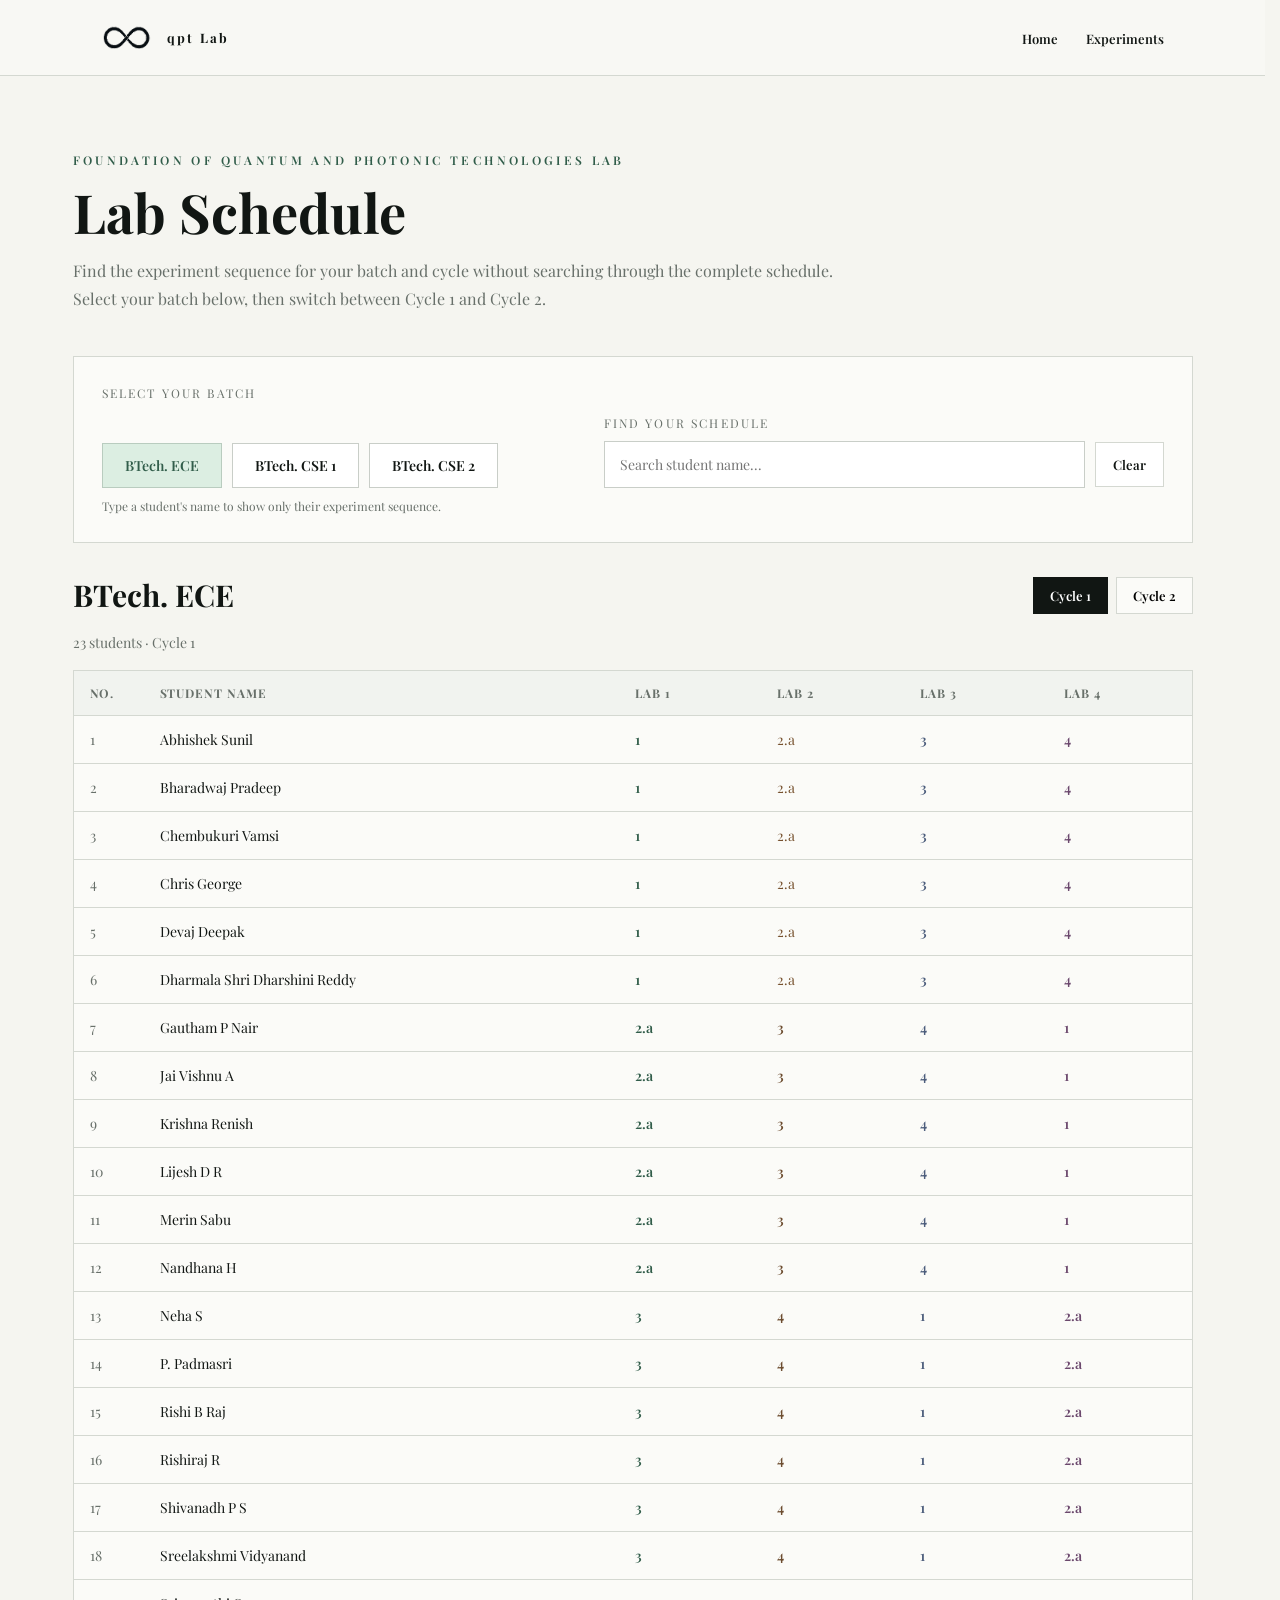
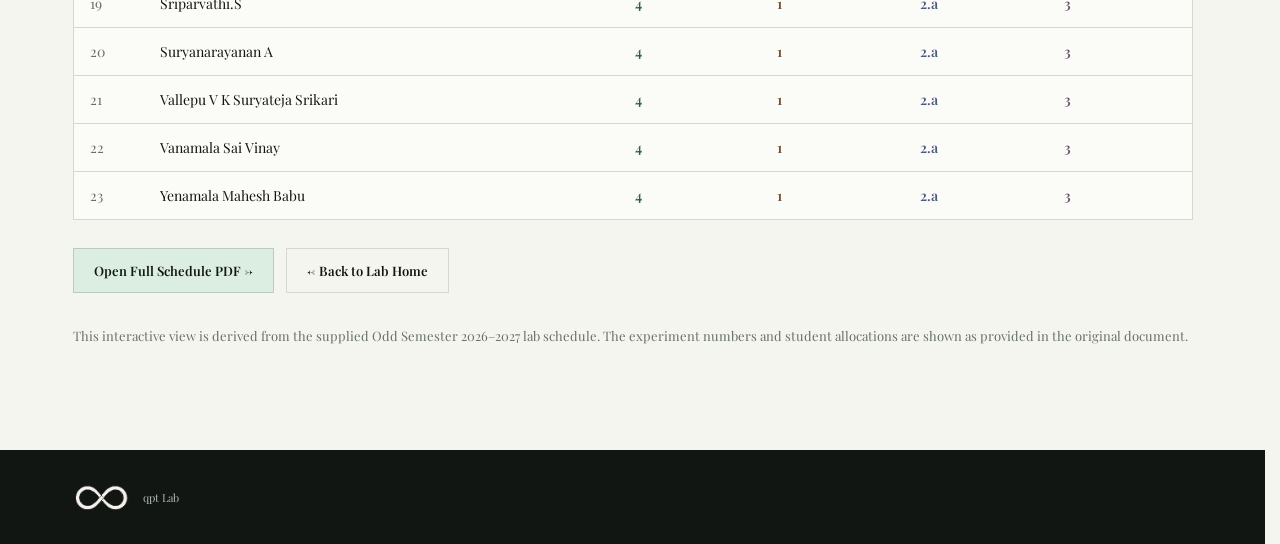
<file: lab-schedule.html>
<!DOCTYPE html>
<html lang="en">
<head>
<meta charset="UTF-8">
<meta name="viewport" content="width=device-width, initial-scale=1.0">
<link rel="preconnect" href="https://fonts.googleapis.com">
<link rel="preconnect" href="https://fonts.gstatic.com" crossorigin>
<link rel="preload" as="image" href="infinity-logo.png" fetchpriority="high">
<link rel="stylesheet" href="https://fonts.googleapis.com/css2?family=Playfair+Display:wght@400;500;600;700&display=block">

<link rel="stylesheet" href="https://fonts.googleapis.com/css2?family=Manrope:wght@400;500;600;700;800&display=block">

<title>Lab Schedule | FOUNDATION OF QUANTUM AND PHOTONIC TECHNOLOGIES LAB</title>
<link rel="preconnect" href="https://fonts.googleapis.com">
<link rel="preconnect" href="https://fonts.gstatic.com" crossorigin>
<style>
:root{--paper:#f5f5f0;--ink:#111613;--muted:#68706a;--line:#d4d8d1;--panel:#fbfbf8;--accent:#dceee2;--accent-ink:#315d4a}
*{box-sizing:border-box} body{margin:0;background:var(--paper);color:var(--ink);font-family:"Playfair Display",Georgia,serif}
header{height:76px;border-bottom:1px solid var(--line);display:flex;align-items:center;justify-content:space-between;padding:0 8%;background:#f8f8f4}
.brand{display:flex;gap:14px;align-items:center}.brand-mark{width:40px;height:40px;border:1px solid var(--ink);border-radius:50%;display:grid;place-items:center;font-size:26px;line-height:1;font-family:Georgia,"Times New Roman",serif}.footer-inner{max-width:1180px;margin:0 auto;padding:28px 30px}.footer-brand{display:flex;align-items:center;gap:12px}.footer-mark{width:40px;height:40px;border:1px solid currentColor;border-radius:50%;display:grid;place-items:center;font-size:24px;line-height:1;font-family:Georgia,"Times New Roman",serif;color:#dceee2;flex:0 0 auto}footer{background:#111613;color:#aeb8b1;font-size:11px}.brand-title{font-weight:700;letter-spacing:.16em;font-size:13px}.brand-sub{font-size:10px;color:var(--muted);letter-spacing:.03em;margin-top:2px}
nav a{color:var(--ink);text-decoration:none;margin-left:28px;font-size:13px;font-weight:600}
main{max-width:1180px;margin:0 auto;padding:76px 30px 90px}.eyebrow{font-size:12px;letter-spacing:.28em;color:var(--accent-ink);font-weight:600}.title{font-size:54px;line-height:1.05;margin:16px 0 12px}.intro{max-width:760px;color:var(--muted);font-size:16px;line-height:1.8;margin-bottom:42px}
.toolbar{border:1px solid var(--line);background:var(--panel);padding:28px}.toolbar-label{font-size:12px;letter-spacing:.18em;color:var(--muted);text-transform:uppercase;margin-bottom:14px}
.toolbar-controls{display:flex;align-items:flex-end;justify-content:space-between;gap:28px}.filters{display:flex;flex-wrap:wrap;gap:10px}.filter{font:600 14px "Playfair Display",Georgia,serif;border:1px solid #c9cec8;background:#fff;padding:12px 22px;cursor:pointer;color:var(--ink);transition:.2s}.filter:hover{background:#f0f3ee}.filter.active{background:var(--accent);border-color:#b9ccbF;color:var(--accent-ink)}
.cyclebar{display:flex;align-items:center;justify-content:space-between;margin:32px 0 18px}.cycle-title{font-size:30px;margin:0}.cycle-tabs{display:flex;gap:8px}.cycle{font:600 13px "Playfair Display",Georgia,serif;border:1px solid var(--line);background:var(--panel);padding:9px 16px;cursor:pointer}.cycle.active{background:var(--ink);color:white;border-color:var(--ink)}
.student-search-inline{min-width:390px;flex:1;max-width:560px}.student-search-label{font-size:12px;letter-spacing:.18em;color:var(--muted);text-transform:uppercase;margin-bottom:10px}.student-search-row{display:flex;gap:10px;align-items:center}.student-search-inline input{flex:1;min-width:0;font:400 14px "Playfair Display",Georgia,serif;border:1px solid #c9cec8;background:#fff;color:var(--ink);padding:13px 15px;outline:none}.student-search-inline input:focus{border-color:#9fb5a7;box-shadow:0 0 0 2px rgba(220,238,226,.6)}.student-search-inline button{font:600 13px "Playfair Display",Georgia,serif;border:1px solid var(--line);background:#fff;color:var(--ink);padding:13px 17px;cursor:pointer}.student-search-inline button:hover{background:#f0f3ee}.search-hint{margin-top:10px;color:var(--muted);font-size:12px}.meta{color:var(--muted);font-size:14px;margin-bottom:18px}.table-wrap{background:var(--panel);border:1px solid var(--line);overflow:auto}.schedule-table{width:100%;border-collapse:collapse;min-width:760px}.schedule-table th,.schedule-table td{padding:14px 16px;border-bottom:1px solid var(--line);text-align:left}.schedule-table th{font-size:12px;letter-spacing:.08em;text-transform:uppercase;color:var(--muted);background:#f1f3ef}.schedule-table td{font-size:14px}.schedule-table tr:last-child td{border-bottom:0}.schedule-table td:first-child{width:70px;color:var(--muted)}
.lab1,.lab2,.lab3,.lab4{font-weight:600}.lab1{color:#315d4a}.lab2{color:#6c4c2f}.lab3{color:#4b5c7b}.lab4{color:#6b486d}.lab2b{color:#76512e}
.actions{display:flex;gap:12px;margin-top:28px}.action{display:inline-block;text-decoration:none;padding:13px 20px;border:1px solid var(--line);color:var(--ink);font-weight:600;font-size:13px}.action.primary{background:var(--accent);border-color:#b9ccbF}.note{margin-top:32px;color:var(--muted);font-size:13px;line-height:1.7}
@media(max-width:700px){header{padding:0 5%}nav{display:none}main{padding:52px 18px 70px}.title{font-size:40px}.toolbar{padding:20px}.toolbar-controls{display:block}.student-search-inline{min-width:0;max-width:none;margin-top:18px}.cyclebar{display:block}.cycle-tabs{margin-top:14px}.filter{flex:1;min-width:120px}.actions{flex-direction:column}.action{text-align:center}}
</style>

<style id="static-header-navigation-v59">
/* V59: static header/navigation. No opening sweep, reveal, fade, transform, or transition. */
.site-header, .site-header *,
.home-site-header, .home-site-header *,
.exp-hero, .exp4-hero, .exp-hero *, .exp4-hero *,
.quick-access-bar, .quick-access-bar * {
  animation: none !important;
  transition: none !important;
  transform: none !important;
  clip-path: none !important;
  mask: none !important;
  -webkit-mask: none !important;
  will-change: auto !important;
}
.exp-hero, .exp4-hero {
  background: #111713 !important;
  opacity: 1 !important;
  visibility: visible !important;
}
html[data-theme="dark"] .exp-hero,
html[data-theme="dark"] .exp4-hero { background: #0b0e0c !important; }
</style>
<script id="qpt-static-navigation-init">
/* QPT static navigation: prevent browser history from restoring an old scroll position during page navigation. */
try { if ("scrollRestoration" in history) history.scrollRestoration = "manual"; } catch (e) {}
</script>
<style id="qpt-v63-paint-stability">
/* V63: eliminate first-paint layout/compositing changes. */
html{scroll-behavior:auto!important;scrollbar-gutter:stable!important;overflow-anchor:none!important;}
body{overflow-anchor:none!important;font-synthesis:none;}
.site-header,.home-site-header,.nav,.hero,.hero::before,.hero::after,.hero-grid,.exp-hero,.exp4-hero,.quick-access-bar{contain:layout paint!important;}
.site-header,.home-site-header,.nav,.theme-toggle{backface-visibility:hidden!important;}
.theme-toggle{width:74px!important;min-width:74px!important;flex:0 0 74px!important;box-sizing:border-box!important;}
</style>
<style id="qpt-v135-nav-interaction-fix">
/* V135 interaction fix: the floating Tavus navigation is visually transparent at the
   header layer, but its actual controls must remain clickable. */
.tavus-floating-header,
.tavus-exact-nav,
.tavus-exact-nav * { pointer-events:auto !important; }
.tavus-mega { pointer-events:none !important; }
.tavus-mega.qpt-mega-open { pointer-events:auto !important; }
</style>

<style id="qpt-v184-hide-duplicate-section-headings">
/* The frame rail already carries the section title; hide the repeated large title inside each panel. */
.qpt-frame-section > h2 { display: none !important; }
.qpt-frame-section .section-heading h2 { display: none !important; }
/* Keep eyebrow labels, descriptive text, and any nested subheadings untouched. */
</style>

</head>
<body class="schedule-page">
<header><div class="brand"><div class="brand-mark" aria-hidden="true"><img src="infinity-logo.png" alt=""></div><div><div class="brand-title">qpt Lab</div></div></div><nav><a href="index.html">Home</a><a href="index.html#experiments">Experiments</a></nav></header>
<main>
<div class="eyebrow">FOUNDATION OF QUANTUM AND PHOTONIC TECHNOLOGIES LAB</div>
<h1 class="title">Lab Schedule</h1>
<p class="intro">Find the experiment sequence for your batch and cycle without searching through the complete schedule. Select your batch below, then switch between Cycle 1 and Cycle 2.</p>
<section class="toolbar"><div class="toolbar-label">Select your batch</div><div class="toolbar-controls"><div class="filters"><button class="filter active" data-batch="ECE">BTech. ECE</button><button class="filter" data-batch="CSE1">BTech. CSE 1</button><button class="filter" data-batch="CSE2">BTech. CSE 2</button></div><div class="student-search-inline"><div class="student-search-label">Find your schedule</div><div class="student-search-row"><input id="studentSearch" type="search" placeholder="Search student name..." autocomplete="off" aria-label="Search student name"><button id="clearSearch" type="button">Clear</button></div></div></div><div class="search-hint">Type a student's name to show only their experiment sequence.</div></section>
<section><div class="cyclebar"><h2 class="cycle-title" id="batchTitle">BTech. ECE</h2><div class="cycle-tabs"><button class="cycle active" data-cycle="1">Cycle 1</button><button class="cycle" data-cycle="2">Cycle 2</button></div></div><div class="meta" id="count"></div><div class="table-wrap"><table class="schedule-table"><thead><tr><th>No.</th><th>Student Name</th><th>Lab 1</th><th>Lab 2</th><th>Lab 3</th><th>Lab 4</th></tr></thead><tbody id="scheduleBody"></tbody></table></div></section>
<div class="actions"><a class="action primary" href="Btech_ECE_CSE_Lab_Schedule_Odd_sem_2026_2027.pdf" target="_blank">Open Full Schedule PDF →</a><a class="action" href="index.html">← Back to Lab Home</a></div>
<p class="note">This interactive view is derived from the supplied Odd Semester 2026–2027 lab schedule. The experiment numbers and student allocations are shown as provided in the original document.</p>
</main>
<script>
const data={
ECE:{name:'BTech. ECE',cycles:{
1:[['Abhishek Sunil','1','2.a','3','4'],['Bharadwaj Pradeep','1','2.a','3','4'],['Chembukuri Vamsi','1','2.a','3','4'],['Chris George','1','2.a','3','4'],['Devaj Deepak','1','2.a','3','4'],['Dharmala Shri Dharshini Reddy','1','2.a','3','4'],['Gautham P Nair','2.a','3','4','1'],['Jai Vishnu A','2.a','3','4','1'],['Krishna Renish','2.a','3','4','1'],['Lijesh D R','2.a','3','4','1'],['Merin Sabu','2.a','3','4','1'],['Nandhana H','2.a','3','4','1'],['Neha S','3','4','1','2.a'],['P. Padmasri','3','4','1','2.a'],['Rishi B Raj','3','4','1','2.a'],['Rishiraj R','3','4','1','2.a'],['Shivanadh P S','3','4','1','2.a'],['Sreelakshmi Vidyanand','3','4','1','2.a'],['Sriparvathi.S','4','1','2.a','3'],['Suryanarayanan A','4','1','2.a','3'],['Vallepu V K Suryateja Srikari','4','1','2.a','3'],['Vanamala Sai Vinay','4','1','2.a','3'],['Yenamala Mahesh Babu','4','1','2.a','3']],
2:[['Abhishek Sunil','2.b','5','6','7'],['Bharadwaj Pradeep','2.b','5','6','7'],['Chembukuri Vamsi','2.b','5','6','7'],['Chris George','2.b','5','6','7'],['Devaj Deepak','2.b','5','6','7'],['Dharmala Shri Dharshini Reddy','2.b','5','6','7'],['Gautham P Nair','5','6','7','2.b'],['Jai Vishnu A','5','6','7','2.b'],['Krishna Renish','5','6','7','2.b'],['Lijesh D R','5','6','7','2.b'],['Merin Sabu','5','6','7','2.b'],['Nandhana H','5','6','7','2.b'],['Neha S','6','7','2.b','5'],['P. Padmasri','6','7','2.b','5'],['Rishi B Raj','6','7','2.b','5'],['Rishiraj R','6','7','2.b','5'],['Shivanadh P S','6','7','2.b','5'],['Sreelakshmi Vidyanand','6','7','2.b','5'],['Sriparvathi.S','7','2.b','5','6'],['Suryanarayanan A','7','2.b','5','6'],['Vallepu V K Suryateja Srikari','7','2.b','5','6'],['Vanamala Sai Vinay','7','2.b','5','6'],['Yenamala Mahesh Babu','7','2.b','5','6']] }},
CSE1:{name:'BTech. CSE 1',cycles:{}},CSE2:{name:'BTech. CSE 2',cycles:{}}
};
const cse1=['Aarjjav S Dev','Abhimanyu S','Abhinav Jayan Pillai','Abhiraman N V','Aiswarya C','Akkireddy Spoorthi Reddy','Akshitha Prashanth Kumar','Alaka T P','Alen Ani Kurian','Anaswara S','Angel Sara Ebance','Anvika S','Arpitha Bijith','Athulya Murali Sindhu','Chris Gavin Gaulbert','Devendra Nayak','Dhanwin Sunil','G Varshitha','Hanna Susan Sheffy','Harsha Haridas','K Sohiti','Karthik Shibin','Lakshmi K P','Linford Limson','Madhavi Sharath','Mayookha S A','Nakshatra P','Nandana G Nair','Nisha B R','Nitha Vinod','ORATHEL ANU Tom','Parvathy Sudheev','Ramayanam Navadeep','Romeo Rose','Sivani B Sanjeev','Sreya Sarath','Sreya H','Srinithi Baburaj','Swathi Somakumar','T. Pooja Datta','Thapeta Geethanjali','Thoorpu Dharani','Thota Venkata Sai Adithya Ram','Veesam Durga Kishore Reddy','Vrindha Subi'];
const cse2=['Aadithya . R','Abhinav Anilkumar','Abhinav Hari','Adithiya Baiju','Advaith S Krishna','Akshith Ajit Nair','Akshith M P','Anandha Krishnan C','Anjana Ramesh','Aswin Krishnan','Aswin Dev P','Aswini K','Bhadrapriya P','Bhagath Raj N T','Deva Nanda D','Devika S Nair','Dheeraj V','Emmanuel Jobi','Ethan Paul Ramesh','Gowrikrishna Krishna Sv','Harshvardhan Harish','Jerin Eldho Johnson','Kailasnath J P','Kaushik Suresh','Krishnatheertha D','Laksmipriya Anil','Malavika J','Mariam Jacob','Meenakshi Vineesh','Miriya Eldho','Muhammed Shirdhin Pp','Navaneeth Krishna','Navneeth R Pisharady','Nyvedh Krishna A Nair','Pranav A S','Reghna R Manoj','S VENKAT JAIDEEP REDDY','Sabarigirivasan C','Samson Saji','Sanjana M Asher','Showbitha S Kumar','Sreehari Siju','Vighnesh C Sanjay','Vishal Sathish','Gowri Nandhana'];
function makeCycles(names){return {1:names.map((n,i)=>{let a=i<11?['1','2.a','3','4']:i<22?['2.a','3','4','1']:i<33?['3','4','1','2.a']:['4','1','2.a','3'];return [n,...a]}),2:names.map((n,i)=>{let a=i<11?['2.b','5','6','7']:i<22?['5','6','7','2.b']:i<33?['6','7','2.b','5']:['7','2.b','5','6'];return [n,...a]})}}
data.CSE1.cycles=makeCycles(cse1); data.CSE2.cycles=makeCycles(cse2);
let currentBatch='ECE',currentCycle=1,searchTerm='';
function render(){
 const allRows=data[currentBatch].cycles[currentCycle];
 const rows=searchTerm?allRows.filter(r=>r[0].toLowerCase().includes(searchTerm.toLowerCase())):allRows;
 document.getElementById('batchTitle').textContent=data[currentBatch].name;
 document.getElementById('count').textContent=searchTerm?`${rows.length} matching student${rows.length===1?'':'s'} · Cycle ${currentCycle}`:`${rows.length} students · Cycle ${currentCycle}`;
 document.getElementById('scheduleBody').innerHTML=rows.length?rows.map((r,i)=>`<tr><td>${allRows.indexOf(r)+1}</td><td>${r[0]}</td><td class="lab1">${r[1]}</td><td class="${r[2].includes('2.')?'lab2b':'lab2'}">${r[2]}</td><td class="lab3">${r[3]}</td><td class="lab4">${r[4]}</td></tr>`).join(''):`<tr><td colspan="6" style="text-align:center;color:var(--muted);padding:30px">No student found. Try another name.</td></tr>`;
 document.querySelectorAll('.filter').forEach(b=>b.classList.toggle('active',b.dataset.batch===currentBatch));
 document.querySelectorAll('.cycle').forEach(b=>b.classList.toggle('active',Number(b.dataset.cycle)===currentCycle));
}
const searchInput=document.getElementById('studentSearch');
searchInput.addEventListener('input',()=>{searchTerm=searchInput.value.trim();render()});
document.getElementById('clearSearch').addEventListener('click',()=>{searchInput.value='';searchTerm='';searchInput.focus();render()});
document.querySelectorAll('.filter').forEach(b=>b.addEventListener('click',()=>{currentBatch=b.dataset.batch;currentCycle=1;searchInput.value='';searchTerm='';render()}));document.querySelectorAll('.cycle').forEach(b=>b.addEventListener('click',()=>{currentCycle=Number(b.dataset.cycle);render()}));render();
</script>
<footer><div class="footer-inner"><span class="footer-brand"><span class="footer-mark" aria-hidden="true"><img src="infinity-logo.png" alt=""></span><span>qpt Lab</span></span></div></footer>

<style id="v30-header-height-refinement">
/* V30: slightly taller experiment header for clearer separation from quick access. */
.exp-hero, .exp4-hero {
  padding-top: 45px !important;
  padding-bottom: 34px !important;
}
@media (max-width: 900px) {
  .exp-hero, .exp4-hero {
    padding-top: 34px !important;
    padding-bottom: 26px !important;
  }
}
</style>
<style id="qptlab-dark-final">
html[data-theme="dark"] .site-header{background:rgba(17,21,19,.94)!important;border-bottom-color:#39423d!important}
html[data-theme="dark"] .nav-links{background:#111513!important}
html[data-theme="dark"] .nav-links a{color:var(--ink)}
html[data-theme="dark"] .content-block h2,html[data-theme="dark"] .section-heading h2,html[data-theme="dark"] .card-body h3,html[data-theme="dark"] .feature h3,html[data-theme="dark"] .about-panel h2{color:var(--ink)}
html[data-theme="dark"] .exp-hero,html[data-theme="dark"] .exp4-hero{background:#0b0e0c!important}
html[data-theme="dark"] .lab-panel,html[data-theme="dark"] .visual-box,html[data-theme="dark"] .video-box,html[data-theme="dark"] .viva,html[data-theme="dark"] .result{color:var(--ink)!important}
html[data-theme="dark"] .video-heading-content p,html[data-theme="dark"] .caption,html[data-theme="dark"] .formula-note,html[data-theme="dark"] .note{color:var(--muted)!important}
html[data-theme="dark"] .obs-table th{color:var(--ink)!important;background:#252d28!important}
html[data-theme="dark"] .obs-table td{background:#171c19!important;color:var(--ink)!important}
html[data-theme="dark"] .obs-table input,html[data-theme="dark"] .field input{background:#0f1311!important;color:#eef2ee!important;border-color:#48534c!important}
html[data-theme="dark"] .button.secondary{color:#eef2ee!important;border-color:#536158!important}
html[data-theme="dark"] .quick-access-inner{color:var(--ink)!important}
html[data-theme="dark"] .quick-access-label{color:var(--muted)!important}
html[data-theme="dark"] .today-section,html[data-theme="dark"] .schedule-section{background:var(--bg)!important}
html[data-theme="dark"] .session-card,html[data-theme="dark"] .today-empty{background:var(--surface)!important;border-color:var(--line)!important;color:var(--ink)!important}
html[data-theme="dark"] .session-main span{color:var(--muted)!important}
</style>

<style id="qptlab-schedule-dark-v32">
html[data-theme="dark"] body.schedule-page{background:#0f1311!important;color:#eef2ee!important}
html[data-theme="dark"] .schedule-page header{background:#111513!important;border-color:#39433d!important}
html[data-theme="dark"] .schedule-page .brand-title,html[data-theme="dark"] .schedule-page nav a{color:#eef2ee!important}
html[data-theme="dark"] .schedule-page .intro,html[data-theme="dark"] .schedule-page .meta,html[data-theme="dark"] .schedule-page .note,html[data-theme="dark"] .schedule-page .toolbar-label,html[data-theme="dark"] .schedule-page .student-search-label,html[data-theme="dark"] .schedule-page .search-hint,html[data-theme="dark"] .schedule-page .student-search-label{color:#aab4ad!important}
html[data-theme="dark"] .schedule-page .toolbar,html[data-theme="dark"] .schedule-page .table-wrap{background:#171c19!important;border-color:#39433d!important}
html[data-theme="dark"] .schedule-page .filter,html[data-theme="dark"] .schedule-page .cycle,html[data-theme="dark"] .schedule-page .student-search-inline input,html[data-theme="dark"] .schedule-page .student-search-inline button,html[data-theme="dark"] .schedule-page .action{background:#111613!important;color:#eef2ee!important;border-color:#465149!important}
html[data-theme="dark"] .schedule-page .filter:hover,html[data-theme="dark"] .schedule-page .student-search-inline button:hover{background:#24382c!important}
html[data-theme="dark"] .schedule-page .filter.active,html[data-theme="dark"] .schedule-page .action.primary{background:#294234!important;color:#dff1e5!important;border-color:#5b7c67!important}
html[data-theme="dark"] .schedule-page .cycle.active{background:#dceee2!important;color:#162119!important;border-color:#dceee2!important}
html[data-theme="dark"] .schedule-page .schedule-table th{background:#252d28!important;color:#aab4ad!important;border-color:#39433d!important}
html[data-theme="dark"] .schedule-page .schedule-table td{background:#171c19!important;color:#eef2ee!important;border-color:#39433d!important}
html[data-theme="dark"] .schedule-page .schedule-table td:first-child{color:#aab4ad!important}
html[data-theme="dark"] .schedule-page footer{background:#090c0a!important}
</style>
<script id="qpt-static-theme-controller">
(function(){
  const KEY="qptlab-theme", root=document.documentElement;
  function read(){ try { const q=new URLSearchParams(location.search).get("theme"); if(q==="dark"||q==="light") return q; const s=localStorage.getItem(KEY); if(s==="dark"||s==="light") return s; } catch(e){} return "light"; }
  function apply(t){ t=(t==="dark")?"dark":"light"; root.setAttribute("data-theme",t); if(document.body) document.body.setAttribute("data-theme",t); document.querySelectorAll(".theme-toggle").forEach(btn=>{ const dark=t==="dark"; btn.setAttribute("aria-label",dark?"Switch to light mode":"Switch to dark mode"); btn.setAttribute("title",dark?"Switch to light mode":"Switch to dark mode"); const i=btn.querySelector(".theme-icon"), l=btn.querySelector(".theme-label"); if(i)i.textContent=dark?"☀":"☾"; if(l)l.textContent=dark?"Light":"Dark"; }); }
  function save(t){ try{localStorage.setItem(KEY,t); document.cookie=KEY+"="+t+"; path=/; max-age=31536000; SameSite=Lax";}catch(e){} }
  function addTheme(h){ try{ const u=new URL(h,location.href); if(u.origin!==location.origin) return h; if(!/\.html$/i.test(u.pathname)&&u.pathname!=="/"&&u.pathname!=="") return h; u.searchParams.set("theme",root.getAttribute("data-theme")==="dark"?"dark":"light"); return u.href; }catch(e){return h;} }
  // Apply exactly once before first paint. Do not re-apply on DOMContentLoaded.
  apply(read());
  document.addEventListener("click",function(e){
    const btn=e.target.closest&&e.target.closest(".theme-toggle");
    if(btn){ const next=root.getAttribute("data-theme")==="dark"?"light":"dark"; save(next); apply(next); document.querySelectorAll("a[href]").forEach(a=>{const h=a.getAttribute("href"); if(h&&!h.startsWith("#")&&!h.startsWith("mailto:")&&!h.startsWith("javascript:")&&a.target!=="_blank"){const u=addTheme(h); if(u!==h)a.setAttribute("href",u);}}); return; }
    const link=e.target.closest&&e.target.closest("a[href]");
    if(link&&link.target!=="_blank"){const h=link.getAttribute("href"); if(h&&!h.startsWith("#")&&!h.startsWith("mailto:")&&!h.startsWith("javascript:")){const u=addTheme(h); if(u!==h)link.setAttribute("href",u);}}
  },true);
})();
</script>

<script id="qpt-v136-tavus-nav-interactions">
(function(){
  function init(){
    var nav=document.querySelector('.tavus-exact-nav');
    var trigger=document.querySelector('.tavus-experiments-parent');
    var menu=document.querySelector('.tavus-mega');
    if(!nav||!trigger||!menu) return;

    /* Move the mega-menu to body so the legacy paint-containment on the nav
       cannot clip the fixed Tavus dropdown. */
    if(menu.parentElement !== document.body) document.body.appendChild(menu);

    var closeTimer=null;
    function position(){
      var r=trigger.getBoundingClientRect();
      var n=nav.getBoundingClientRect();
      var width=Math.min(650,Math.max(360,window.innerWidth-40));
      var left=r.left;
      if(left+width>window.innerWidth-18) left=Math.max(18,window.innerWidth-width-18);
      menu.style.width=width+'px';
      menu.style.left=left+'px';
      menu.style.top=(n.bottom+4)+'px';
      menu.style.position='fixed';
    }
    function open(){
      clearTimeout(closeTimer);
      position();
      menu.classList.add('qpt-mega-open');
      trigger.setAttribute('aria-expanded','true');
    }
    function scheduleClose(){
      clearTimeout(closeTimer);
      closeTimer=setTimeout(function(){
        if(!menu.matches(':hover') && !trigger.matches(':hover')){
          menu.classList.remove('qpt-mega-open');
          trigger.setAttribute('aria-expanded','false');
        }
      },140);
    }
    trigger.addEventListener('mouseenter',open);
    trigger.addEventListener('focus',open);
    trigger.addEventListener('mouseleave',scheduleClose);
    menu.addEventListener('mouseenter',open);
    menu.addEventListener('mouseleave',scheduleClose);
    trigger.addEventListener('click',function(e){
      e.preventDefault();
      menu.classList.contains('qpt-mega-open') ? (menu.classList.remove('qpt-mega-open'),trigger.setAttribute('aria-expanded','false')) : open();
    });
    document.addEventListener('click',function(e){
      if(!trigger.contains(e.target) && !menu.contains(e.target)){
        menu.classList.remove('qpt-mega-open');
        trigger.setAttribute('aria-expanded','false');
      }
    });
    window.addEventListener('scroll',function(){if(menu.classList.contains('qpt-mega-open'))position();},{passive:true});
    window.addEventListener('resize',function(){if(menu.classList.contains('qpt-mega-open'))position();});
    position();
  }
  if(document.readyState==='loading') document.addEventListener('DOMContentLoaded',init); else init();
})();
</script>
</body></html>
<style>
.brand-mark{border:0 !important;width:52px !important;height:38px !important;font-size:0 !important;}
.brand-mark img{width:48px;height:auto;display:block;}
.footer-mark{border:0 !important;width:58px !important;height:38px !important;font-size:0 !important;}
.footer-mark img{width:54px;height:auto;display:block;filter:invert(1);}
</style>
<style id="qptlab-schedule-logo-dark-fix">
/* V26: make the header infinity mark visible in dark mode. */
html[data-theme="dark"] .schedule-page header .brand-mark img {
  filter: invert(1) brightness(1.08) !important;
}
</style>

<style id="static-navigation-v60">
/* V60: final header/hero state is painted directly; no navigation-load motion. */
.site-header, .site-header *, .exp-hero, .exp4-hero, .exp-hero *, .exp4-hero *, .quick-access-bar, .quick-access-bar * {
  animation: none !important;
  transition: none !important;
  transform: none !important;
  will-change: auto !important;
}
</style>
</file>
<file: style.css>
:root {
  --bg: #f5f5f0;
  --surface: #ffffff;
  --ink: #111311;
  --muted: #666b65;
  --line: #d9ddd5;
  --accent: #174f38;
  --accent-2: #dce9df;
  --dark: #111713;
  --max: 1180px;
}

* { box-sizing: border-box; }
html { scroll-behavior: auto; }
body {
  margin: 0;
  background: var(--bg);
  color: var(--ink);
  font-family: "Manrope", sans-serif;
  line-height: 1.6;
}
a { color: inherit; text-decoration: none; }
.container { width: min(calc(100% - 40px), var(--max)); margin: auto; }

.site-header {
  position: sticky; top: 0; z-index: 50;
  background: rgba(245,245,240,.9);
  backdrop-filter: blur(16px);
  border-bottom: 1px solid rgba(217,221,213,.8);
}
.nav {
  min-height: 76px; display: flex; align-items: center; justify-content: space-between;
}
.brand { display:flex; align-items:center; gap:12px; }
.brand-mark {
  width:42px; height:42px; display:grid; place-items:center;
  border:0; border-radius:0; font-size:22px;
}
.brand-mark img { width:42px; height:42px; object-fit:contain; display:block; }
.brand-name { font:600 14px/1.1 "Manrope", sans-serif; letter-spacing:.08em; text-transform:none; }
.brand strong { display:block; font-size:13px; letter-spacing:.16em; }
.brand small { display:block; color:var(--muted); font-size:10px; letter-spacing:.03em; }
.nav-links { display:flex; gap:30px; font-size:13px; font-weight:600; }
.nav-links a:hover { color:var(--accent); }
.menu-toggle { display:none; background:none; border:0; font-size:24px; }

/* Homepage: navigation floats over the hero, like a modern landing-page masthead. */
.home-site-header {
  position:absolute; top:0; left:0; right:0; z-index:50;
  background:transparent;
  border-bottom:0;
  backdrop-filter:none;
}
.home-site-header .nav {
  min-height:72px;
  padding-top:4px;
}
.home-site-header .brand {
  color:#fff;
  text-shadow:0 1px 10px rgba(0,0,0,.55);
}
.home-site-header .brand-name {
  color:#fff;
  font-size:14px;
  font-weight:600;
  letter-spacing:.08em;
}
.home-site-header .brand-mark img {
  filter:brightness(0) invert(1);
}
.home-site-header .nav-links {
  gap:4px;
  align-items:center;
}
.home-site-header .nav-links a {
  color:#fff;
  background:rgba(10,15,18,.16);
  border:1px solid rgba(255,255,255,.28);
  border-radius:999px;
  padding:7px 14px;
  font-size:11px;
  font-weight:500;
  letter-spacing:.02em;
  backdrop-filter:blur(7px);
  -webkit-backdrop-filter:blur(7px);
  text-shadow:0 1px 6px rgba(0,0,0,.45);
}
.home-site-header .nav-links a:hover {
  color:#fff;
  background:rgba(255,255,255,.12);
  border-color:rgba(255,255,255,.55);
  transform:translateY(-1px);
}
.home-site-header .theme-toggle {
  color:#fff;
  background:rgba(10,15,18,.16);
  border-color:rgba(255,255,255,.32);
  backdrop-filter:blur(7px);
  -webkit-backdrop-filter:blur(7px);
  text-shadow:0 1px 6px rgba(0,0,0,.45);
}
.home-site-header .theme-toggle:hover {
  color:#fff;
  background:rgba(255,255,255,.12);
  border-color:rgba(255,255,255,.55);
}

/* Homepage navigation search: compact, transparent and overlaid so results never change header height. */
.home-nav-tools{display:flex;align-items:center;gap:8px;margin-left:auto;position:relative;z-index:120;}
.nav-search{position:relative;display:flex;align-items:center;height:34px;border:1px solid rgba(255,255,255,.28);border-radius:999px;background:rgba(10,15,18,.16);backdrop-filter:blur(7px);-webkit-backdrop-filter:blur(7px);}
.nav-search:focus-within{border-color:rgba(255,255,255,.55);background:rgba(10,15,18,.25);}
.nav-search input{width:112px;min-width:0;border:0;outline:0;background:transparent;color:#fff;padding:7px 4px 7px 13px;font:500 11px/1.1 "Manrope",sans-serif;}
.nav-search input::placeholder{color:rgba(255,255,255,.72);}
.nav-search button{width:30px;height:30px;margin-right:2px;border:0;border-radius:50%;background:transparent;color:#fff;cursor:pointer;font:20px/1 Georgia,serif;padding:0;text-shadow:0 1px 6px rgba(0,0,0,.45);}
.nav-search button:hover{background:rgba(255,255,255,.12);}
.nav-search-results{position:fixed;top:0;left:0;right:auto;width:320px;max-height:360px;overflow:auto;padding:7px;border:1px solid rgba(255,255,255,.22);border-radius:14px;background:rgba(10,15,18,.90);box-shadow:0 18px 45px rgba(0,0,0,.38);backdrop-filter:blur(16px);-webkit-backdrop-filter:blur(16px);display:none;z-index:2147483647;box-sizing:border-box;}
.nav-search-results.open{display:block;}
.nav-search-result{display:block;width:100%;box-sizing:border-box;padding:10px 11px;border:0;border-radius:9px;text-decoration:none;color:#fff;text-align:left;background:transparent;cursor:pointer;}
.nav-search-result:hover,.nav-search-result:focus{background:rgba(255,255,255,.10);outline:none;}
.nav-search-result strong{display:block;font:600 12px/1.25 "Manrope",sans-serif;color:#fff;}
.nav-search-result span{display:block;margin-top:3px;font:11px/1.4 "Manrope",sans-serif;color:rgba(255,255,255,.68);}
.nav-search-result em{font-style:normal;color:#9bd8bb;}
.nav-search-message{padding:11px;font:11px/1.45 "Manrope",sans-serif;color:rgba(255,255,255,.68);}
.nav-search-results::-webkit-scrollbar{width:7px}.nav-search-results::-webkit-scrollbar-thumb{background:rgba(255,255,255,.2);border-radius:999px}
.sr-only{position:absolute;width:1px;height:1px;padding:0;margin:-1px;overflow:hidden;clip:rect(0,0,0,0);white-space:nowrap;border:0;}
@media (max-width:900px){
  .home-nav-tools{gap:5px;}
  .nav-search input{width:88px;}
  .nav-search-results{width:min(310px,calc(100vw - 30px));}
}
@media (max-width:680px){
  .home-nav-tools{flex-wrap:nowrap;}
  .nav-search{order:0;}
  .nav-search input{width:72px;padding-left:10px;}
  .nav-search button{width:28px;}
}

.hero {
  min-height: 440px; position:relative; overflow:hidden;
  background: var(--dark); color:white; display:flex; align-items:center;
  isolation:isolate;
}
.hero::before {
  content:""; position:absolute; inset:0; z-index:-2;
  background-image: var(--hero-image, url("qpt-hero-wave-clean3.webp"));
  background-size:cover; background-position:center;
  background-repeat:no-repeat;
  transform:none;
}
/* A restrained overlay keeps the typography readable without hiding the physics imagery. */
.hero::after {
  content:""; position:absolute; inset:0; z-index:-1;
  background:linear-gradient(90deg, rgba(0,0,0,.62) 0%, rgba(0,0,0,.42) 48%, rgba(0,0,0,.18) 78%, rgba(0,0,0,.32) 100%);
}
.hero-grid {
  position:absolute; inset:0; opacity:.07; z-index:0; pointer-events:none;
  background-image: linear-gradient(rgba(255,255,255,.2) 1px, transparent 1px),
                    linear-gradient(90deg, rgba(255,255,255,.2) 1px, transparent 1px);
  background-size: 70px 70px;
  mask-image:none;
  -webkit-mask-image:none;
}
 .hero-content { position:relative; z-index:2; padding:62px 0 48px; max-width:var(--max); }
.eyebrow {
  font: 500 11px/1.2 "Manrope", sans-serif;
  letter-spacing:.16em; color:var(--accent);
}
.hero .eyebrow { color:#b7d5c1; }
 .hero h1 {
  font-size:clamp(48px, 6.2vw, 82px);
  line-height:.94;
  letter-spacing:-.055em;
  max-width:760px;
  margin:22px 0 18px;
  font-weight:700;
}
.hero h1 span { color:#a7cdb4; }
/* About section: keep “laboratory manual” italic, light-weight, and subtly tilted. */
.about-panel h2 .laboratory-manual-emphasis {
  display: inline-block;
  font-style: italic;
  font-weight: 400;
  transform: skewX(-7deg);
  transform-origin: left center;
}

/* Homepage hero: tilt only the highlighted word “Measure.” */
.hero-copy h1 > span {
  display: inline-block;
  font-style: italic;
  font-weight: 400;
  transform: skewX(-7deg);
  transform-origin: left center;
}
.hero .hero-description {
  max-width:590px;
  margin:0;
  color:#d3d8d4;
  font-size:15px;
  line-height:1.55;
}
.hero-actions { display:flex; gap:12px; margin-top:34px; flex-wrap:wrap; }
.button {
  display:inline-flex; align-items:center; padding:13px 18px;
  border-radius:5px; font-size:13px; font-weight:700;
}
.button.primary { background:#dfeee3; color:#142319; }
.button.secondary { border:1px solid #536158; color:white; }
.hero-visual-dots {
  position:absolute;
  left:30px;
  bottom:30px;
  z-index:3;
  display:flex;
  gap:6px;
}
.hero-visual-dots span {
  width:6px;height:6px;border-radius:50%;
  border:1px solid rgba(255,255,255,.75);
  background:rgba(255,255,255,.12);
}
.hero-visual-dots span:first-child { background:#fff; }

.hero-equation {
  position:absolute; right:7%; top:20%; display:flex; flex-direction:column;
  gap:20px; color:#6f8276; font:500 18px "Manrope",sans-serif;
  transform:rotate(-7deg);
}
.hero-equation span:nth-child(2) { margin-left:65px; }
.hero-equation span:nth-child(3) { margin-left:15px; }

.section { padding:100px 0; }
.section-heading {
  display:flex; justify-content:space-between; gap:40px; align-items:end; margin-bottom:38px;
}
.section-heading h2 { font-size:clamp(34px,5vw,54px); line-height:1; letter-spacing:-.04em; margin:12px 0 0; }
.section-heading > p { max-width:380px; color:var(--muted); font-size:14px; margin:0; }


.experiment-search-heading { width:min(520px, 100%); margin-top:4px; }
.experiment-search-wrap { max-width:none; margin-top:0; }
.experiment-search-results { max-width:none; }

.experiment-grid { display:grid; grid-template-columns:repeat(2,1fr); gap:16px; }
.experiment-card {
  min-height:300px; background:var(--surface); border:1px solid var(--line);
  padding:28px; position:relative; display:flex; flex-direction:column;
  transition:transform .2s, border-color .2s;
}
.experiment-card:hover { transform:translateY(-4px); border-color:#9ca89d; }
.experiment-card.featured { background:#edf3ed; }
.card-number { position:absolute; right:25px; top:25px; font:12px "Manrope",sans-serif; color:#8a908a; }
.card-icon {
  width:58px; height:58px; border:1px solid #b7c1b7; border-radius:50%;
  display:grid; place-items:center; font:24px "Manrope",sans-serif; margin-bottom:55px;
}
.tag { font:10px "Manrope",sans-serif; letter-spacing:.12em; color:var(--accent); }
.card-body h3 { font-size:25px; letter-spacing:-.03em; margin:9px 0; }
.card-body p { color:var(--muted); font-size:13px; max-width:440px; }
.card-body a { display:inline-block; margin-top:12px; font-size:12px; font-weight:800; }
.card-body a span { margin-left:6px; }

.feature-section { background:#e9ede7; }
.feature-grid { display:grid; grid-template-columns:repeat(4,1fr); gap:1px; background:#cdd3ca; border:1px solid #cdd3ca; }
.feature { background:#e9ede7; padding:28px; min-height:220px; }
.feature > span { font:11px "Manrope",sans-serif; color:var(--accent); }
.feature h3 { margin:50px 0 8px; font-size:18px; }
.feature p { margin:0; color:var(--muted); font-size:13px; }

.about { display:grid; grid-template-columns:1fr 280px; gap:16px; }
.about-panel, .about-stat { background:var(--surface); border:1px solid var(--line); padding:40px; }
.about-panel h2 { max-width:700px; font-size:clamp(32px,4vw,52px); line-height:1.02; letter-spacing:-.045em; margin:20px 0; }
.about-panel p { max-width:650px; color:var(--muted); }
.about-stat { display:flex; flex-direction:column; justify-content:space-between; }
.about-stat strong { font-size:90px; line-height:1; letter-spacing:-.08em; }
.about-stat span { color:var(--muted); font-size:13px; }

footer { background:var(--dark); color:#aeb8b1; padding:30px 0; font:11px "Manrope",sans-serif; }
.footer-inner { display:flex; justify-content:space-between; }

@media (max-width: 800px) {
  .nav-links {
    display:none; position:absolute; top:76px; left:0; right:0;
    background:var(--bg); padding:20px; border-bottom:1px solid var(--line);
    flex-direction:column; gap:16px;
  }
  .nav-links.open { display:flex; }
  .menu-toggle { display:block; }
  .home-site-header .nav { min-height:70px; }
  .hero { min-height:400px; }
  .hero-content { padding:62px 0 42px; }
  .hero h1 { font-size:clamp(34px, 9vw, 58px); }
  .hero .hero-tagline { font-size:21px; }
  .hero-equation { opacity:.25; right:-30px; }
  .section-heading { flex-direction:column; align-items:start; }
  .experiment-grid, .feature-grid, .about { grid-template-columns:1fr; }
  .feature-grid { background:none; border:0; gap:1px; }
  .feature { min-height:auto; }
  .about-stat { min-height:220px; }
  .footer-inner { flex-direction:column; gap:8px; }
}

/* Academic typography: Playfair Display */
html, body, body * {
  font-family: "Playfair Display", Georgia, serif !important;
}

/* Experiment 02 visual sizing: keep the detailed prism diagram compact. */
.prism-diagram-small{display:block;width:50%;height:auto;max-width:450px;min-width:280px;margin:0 auto;}
@media(max-width:600px){.prism-diagram-small{width:88%;min-width:0;max-width:420px;}}
/* Header illustration removed from Experiment 02; let the hero text use the full width. */
.exp-hero-grid{grid-template-columns:1fr;}

/* Robust layout for all numbered step rows: keep formatted text inside the content column. */
.steps > li > .step-content { min-width: 0; display: block; overflow-wrap: normal; word-break: normal; }

/* Robust layout for theory fact rows: keep the numeral and text in separate columns. */
.facts-list li:before { content: none !important; display: none !important; }
.facts-list li {
  display: grid !important;
  grid-template-columns: 36px minmax(0, 1fr) !important;
  align-items: start;
  gap: 18px !important;
  line-height: 1.65 !important;
}
.facts-list .step-marker {
  display: block;
  font-size: 11px;
  line-height: 1.65;
  color: var(--accent);
  padding-top: 1px;
}
.facts-list .step-content {
  min-width: 0;
  display: block;
  overflow-wrap: normal;
  word-break: normal;
}
.facts-list .step-content strong {
  display: inline;
  line-height: inherit;
}
@media (max-width: 560px) {
  .facts-list li { grid-template-columns: 28px minmax(0, 1fr) !important; gap: 12px !important; }
}

/* Full-width page sections: prevent layout clipping/side overflow on desktop and mobile. */
html, body {
  width: 100%;
  max-width: 100%;
  overflow-x: hidden;
}

/* Background sections must span the complete viewport, while their inner
   content remains constrained by .container. */
.exp4-hero,
.site-header {
  width: 100%;
  max-width: none;
  margin-left: 0;
  margin-right: 0;
}

/* Keep the main content container centered without allowing wide children
   to expand the page itself. */
main.section.container,
.exp4-layout,
.exp4-layout > div {
  min-width: 0;
}

/* The observation table is intentionally horizontally scrollable inside its
   own wrapper; it must never create page-level horizontal scrolling. */
.table-wrap {
  max-width: 100%;
  overflow-x: auto;
  overflow-y: hidden;
}


/* TODAY IN THE LAB — dynamic timetable */
.today-section { background:#f5f5f0; padding-top:75px; padding-bottom:90px; }
.today-heading { margin-bottom:30px; }
.today-date { color:var(--muted); font-size:14px; text-align:right; }
.today-panel { background:var(--surface); border:1px solid var(--line); padding:30px; }
.today-status { font-size:13px; color:var(--muted); margin-bottom:18px; letter-spacing:.01em; }
.session-list { display:grid; gap:10px; }
.session-card { display:grid; grid-template-columns:145px 1fr; gap:24px; align-items:center; border:1px solid var(--line); background:#f7f8f5; padding:18px 20px; }
.session-time { font-size:18px; line-height:1.2; }
.session-time small { display:block; margin-top:4px; font-size:10px; letter-spacing:.12em; color:var(--muted); }
.session-main { border-left:1px solid var(--line); padding-left:24px; }
.session-main strong { display:block; font-size:17px; }
.session-main span { display:block; margin-top:4px; color:var(--muted); font-size:12px; }
.today-empty { padding:26px 20px; border:1px dashed #c9cec7; color:var(--muted); font-size:13px; background:#fafbf8; }
.upcoming-heading { margin-top:28px; margin-bottom:12px; padding-top:22px; border-top:1px solid var(--line); font-size:10px; letter-spacing:.18em; color:var(--muted); }
.upcoming-list { display:grid; gap:8px; }
.upcoming-card { display:grid; grid-template-columns:125px 1fr; gap:16px; align-items:stretch; border:1px solid var(--line); background:transparent; padding:13px 16px; }
.upcoming-date { font-size:12px; color:var(--muted); display:flex; align-items:center; }
.upcoming-sessions { display:flex; align-items:stretch; min-width:0; flex:1 1 auto; }
.upcoming-session { flex:1 1 0; min-width:0; padding-left:16px; }
.upcoming-session + .upcoming-session { border-left:1px solid var(--line); margin-left:16px; }
.upcoming-time { font-size:14px; }
.upcoming-main { margin-top:3px; }
.upcoming-main strong { display:block; font-size:13px; }
.upcoming-main span { display:block; margin-top:3px; color:var(--muted); font-size:11px; }
.today-actions { display:flex; gap:10px; flex-wrap:wrap; margin-top:22px; }
.today-actions .dark-button { color:var(--ink) !important; border:1px solid var(--line); background:transparent; text-decoration:none; }
.today-actions .dark-button:hover { color:var(--ink) !important; background:#f1f4ef; }
@media(max-width:600px){ .today-panel { padding:20px; } .today-date { text-align:left; } .session-card { grid-template-columns:1fr; gap:10px; } .session-main { border-left:0; border-top:1px solid var(--line); padding-left:0; padding-top:12px; } .upcoming-card { grid-template-columns:1fr; gap:10px; } .upcoming-sessions { flex-direction:column; gap:10px; } .upcoming-session { padding-left:0; } .upcoming-session + .upcoming-session { border-left:0; border-top:1px solid var(--line); margin-left:0; padding-left:0; padding-top:10px; } .today-actions .button { width:100%; justify-content:center; } }

/* Lab identity mark — matching infinity symbol in a circle */
.brand-mark {
  font-family: Georgia, 'Times New Roman', serif !important;
  font-size: 26px;
  line-height: 1;
}
.footer-brand { display:flex; align-items:center; gap:12px; }
.footer-mark {
  width:40px; height:40px; display:grid; place-items:center;
  border:1px solid currentColor; border-radius:50%;
  font-family: Georgia, 'Times New Roman', serif !important;
  font-size:24px; line-height:1;
  color:#dceee2;
  flex:0 0 auto;
}

/* V13 refinement: compact experiment cards and full-width experiment content */
.experiment-card {
  min-height: 0 !important;
}
.experiment-card .card-icon {
  margin-bottom: 34px !important;
}

/* Let experiment content use the complete column to the right of the quick-access navigation. */
.exp-layout > div,
.exp4-layout > div {
  min-width: 0 !important;
  width: 100% !important;
}
.exp-layout .prose,
.exp4-layout .prose,
.exp-layout .steps,
.exp4-layout .steps {
  max-width: none !important;
  width: 100% !important;
}
.exp-layout .content-block,
.exp4-layout .content-block {
  width: 100% !important;
}
/* Updated infinity logo — standalone mark, no surrounding circle */
.brand-mark { border:0 !important; width:52px !important; height:38px !important; display:flex !important; align-items:center !important; justify-content:center !important; font-size:0 !important; }
.brand-mark img { width:48px; height:auto; display:block; }
.footer-mark { border:0 !important; width:58px !important; height:38px !important; display:flex !important; align-items:center !important; justify-content:center !important; font-size:0 !important; }
.footer-mark img { width:54px; height:auto; display:block; filter: invert(1); }

/* V18: four-column experiment showcase, aligned like the feature reference */
.experiment-grid {
  grid-template-columns: repeat(4, minmax(0, 1fr));
  gap: 1px;
  background: #cdd3ca;
  border: 1px solid #cdd3ca;
}

.experiment-card {
  min-height: 285px !important;
  border: 0 !important;
  border-radius: 0 !important;
  padding: 28px !important;
  background: var(--surface);
}

.experiment-card.featured {
  background: var(--surface);
}

.experiment-card:hover,
.experiment-card:focus-within {
  background: #edf3ed;
  border-color: #9fb4a5 !important;
  box-shadow: inset 0 0 0 1px #9fb4a5;
}

.experiment-card .card-icon {
  margin-bottom: 30px !important;
}

.experiment-card .card-body {
  margin-top: auto;
}

.experiment-card .card-body h3 {
  font-size: 21px !important;
  line-height: 1.12 !important;
  letter-spacing: -.025em !important;
  margin: 9px 0 10px !important;
  min-height: 47px;
  display: flex;
  align-items: flex-start;
}

.experiment-card .card-body p {
  margin: 0;
  min-height: 52px;
}

.experiment-card .card-body a {
  margin-top: 14px;
}

@media (max-width: 1050px) {
  .experiment-grid { grid-template-columns: repeat(2, minmax(0, 1fr)); }
}

@media (max-width: 600px) {
  .experiment-grid { grid-template-columns: 1fr; }
  .experiment-card { min-height: 250px !important; }
}

/* V23: equal-width quick-access cells aligned exactly to the experiment content container. */
.exp-hero .quick-access-bar, .exp4-hero .quick-access-bar {
  width:100% !important;
  box-sizing:border-box !important;
  margin-left:0 !important;
  margin-right:0 !important;
  border-left:0 !important;
  border-right:0 !important;
}
.exp-hero .quick-access-inner, .exp4-hero .quick-access-inner {
  width:100% !important;
  max-width:none !important;
  margin:0 !important;
  padding:0 !important;
  display:grid !important;
  grid-template-columns:repeat(10, minmax(0, 1fr)) !important;
  gap:0 !important;
  min-height:50px !important;
}
.exp-hero .quick-access-label, .exp4-hero .quick-access-label {
  min-width:0 !important;
  width:auto !important;
  height:50px !important;
  display:flex !important;
  align-items:center !important;
  justify-content:center !important;
  padding:0 10px !important;
  box-sizing:border-box !important;
  border-right:1px solid rgba(195,203,197,.22) !important;
}
.exp-hero .quick-access-links, .exp4-hero .quick-access-links {
  display:contents !important;
  overflow:visible !important;
}
.exp-hero .quick-access-links a, .exp4-hero .quick-access-links a {
  width:auto !important;
  min-width:0 !important;
  height:50px !important;
  min-height:50px !important;
  padding:0 8px !important;
  box-sizing:border-box !important;
  justify-content:center !important;
  text-align:center !important;
  border-left:1px solid rgba(195,203,197,.22) !important;
  border-right:0 !important;
}
.exp-hero .quick-access-links a:last-child, .exp4-hero .quick-access-links a:last-child {
  border-right:1px solid rgba(195,203,197,.22) !important;
}
@media(max-width:900px){
  .exp-hero .quick-access-inner, .exp4-hero .quick-access-inner {
    grid-template-columns:repeat(10, minmax(92px, 1fr)) !important;
    overflow-x:auto !important;
  }
  .exp-hero .quick-access-label, .exp4-hero .quick-access-label {
    position:sticky !important; left:0 !important; z-index:2 !important;
    background:#111713 !important;
  }
}

/* V24: keep the quick-access boundary exactly aligned with the hero/content container. */
.exp-hero-grid > .quick-access-bar,
.exp4-hero > .container > .quick-access-bar {
  width: 100% !important;
  max-width: 100% !important;
  margin-left: 0 !important;
  margin-right: 0 !important;
  box-sizing: border-box !important;
}
.exp-hero-grid > .quick-access-bar {
  justify-self: stretch !important;
}


/* V25: placeholder cards for experiments 05–08. Content will be replaced later. */
.experiment-card.placeholder-card .card-body p { opacity: .65; }

/* V41: book/chapter reference blocks */
.deep-references{margin-top:24px;padding:24px 26px;background:#eef3ed;border:1px solid #d1dbd1}
.deep-references .eyebrow{margin-bottom:8px}
.deep-references-intro{margin:0 0 18px;max-width:760px;color:var(--muted);font-size:13px;line-height:1.7}
.deep-reference-list{display:grid;grid-template-columns:1fr;gap:10px}
.deep-reference{border:1px solid #dfe3dd;background:#fafbf8;padding:15px 16px}
.deep-reference-title{font-size:13px;color:var(--ink);line-height:1.45}
.deep-reference-topic{margin-top:5px;font-size:11px;line-height:1.55;color:var(--muted)}
@media(max-width:900px){.deep-references{padding:20px}}

/* V42: Student quick-access tools for the completed Cycle 1 homepage. */
.student-tools-section { background:#f5f5f0; padding-top:80px; padding-bottom:85px; }
.student-tools-grid { display:grid; grid-template-columns:repeat(2,minmax(0,1fr)); gap:16px; }
.student-tool { position:relative; min-height:300px; padding:28px; border:1px solid var(--line); background:var(--surface); overflow:hidden; }
.student-tool.schedule-tool { background:#edf3ed; }
.student-tool-number { position:absolute; top:24px; right:26px; font-size:11px; color:var(--muted); letter-spacing:.08em; }
.student-tool-icon { width:48px; height:48px; border:1px solid #cdd3ca; border-radius:50%; display:flex; align-items:center; justify-content:center; font-size:25px; line-height:1; margin-bottom:46px; }
.student-tool-body .tag { display:block; margin-bottom:8px; }
.student-tool-body h3 { margin:0 0 10px; font-size:25px; letter-spacing:-.025em; }
.student-tool-body p { max-width:470px; margin:0 0 18px; color:var(--muted); font-size:13px; line-height:1.7; }
.student-tool-link { display:inline-flex; align-items:center; gap:8px; color:var(--ink); text-decoration:none; font-size:13px; border-bottom:1px solid #aeb8af; padding-bottom:4px; }
.student-tool-link:hover { border-color:var(--accent); color:var(--accent); }
.lab-search-wrap { display:flex; max-width:520px; margin-top:18px; border:1px solid #cdd3ca; background:#fff; }
.lab-search-wrap input { flex:1; min-width:0; border:0; outline:0; background:transparent; padding:12px 13px; font:13px "Playfair Display",Georgia,serif; color:var(--ink); }
.lab-search-wrap input::placeholder { color:#8b928d; }
.lab-search-wrap button { border:0; border-left:1px solid #cdd3ca; background:#174f3b; color:#fff; padding:0 17px; font:13px "Playfair Display",Georgia,serif; cursor:pointer; }
.lab-search-wrap button:hover { background:#123f30; }
.lab-search-results { max-width:520px; margin-top:10px; }
.lab-search-empty { color:var(--muted); font-size:12px; padding:8px 0; }
.lab-search-result { display:flex; align-items:flex-start; justify-content:space-between; gap:14px; padding:10px 0; border-top:1px solid #dfe3dd; text-decoration:none; color:var(--ink); }
.lab-search-result:first-child { border-top:0; }
.lab-search-result strong { display:block; font-size:13px; margin-bottom:3px; }
.lab-search-result span { display:block; color:var(--muted); font-size:11px; line-height:1.45; }
.lab-search-result .result-arrow { flex:0 0 auto; color:var(--accent); font-size:15px; }
.sr-only { position:absolute; width:1px; height:1px; padding:0; margin:-1px; overflow:hidden; clip:rect(0,0,0,0); white-space:nowrap; border:0; }
@media(max-width:800px){
  .student-tools-grid { grid-template-columns:1fr; }
  .student-tool { min-height:auto; }
}
@media(max-width:560px){
  .student-tools-section { padding-top:65px; padding-bottom:70px; }
  .student-tool { padding:22px; }
  .student-tool-icon { margin-bottom:34px; }
  .lab-search-wrap { flex-direction:column; }
  .lab-search-wrap button { min-height:44px; border-left:0; border-top:1px solid #cdd3ca; }
}

.lab-search-result span:not(.result-arrow){max-width:720px}.lab-search-result:hover{background:rgba(23,79,59,.035)}


/* V28: unified vertical rhythm across the homepage. */
.section { padding: 64px 0 !important; }
.today-section { padding-top: 64px !important; padding-bottom: 64px !important; }
.section-heading { margin-bottom: 32px; }
@media (max-width: 800px) {
  .section { padding: 48px 0 !important; }
  .today-section { padding-top: 48px !important; padding-bottom: 48px !important; }
}

/* Colored navigation boxes */
.nav-links a {
  padding: 8px 14px;
  border: 1px solid transparent;
  border-radius: 999px;
  
}

@media (max-width: 800px) {
  .nav-links a { display: block; width: 100%; }
}

/* V31: site-wide dark mode */
.theme-toggle{
  display:inline-flex;align-items:center;gap:7px;padding:7px 11px;border:1px solid var(--line);
  border-radius:999px;background:var(--surface);color:var(--ink);font:600 12px "Playfair Display",Georgia,serif;
  cursor:pointer;
  margin-left:10px;white-space:nowrap;
}
.theme-toggle:hover{transform:translateY(-1px);border-color:var(--accent)}
.theme-icon{font-size:15px;line-height:1}
.nav .theme-toggle{flex:0 0 auto}

html[data-theme="dark"]{
  --bg:#111513;--surface:#1a201d;--ink:#eef2ee;--muted:#aab3ad;--line:#39423d;
  --accent:#8fc7a7;--accent-2:#26382e;--dark:#0b0e0c;
}
html[data-theme="dark"] body{background:var(--bg);color:var(--ink)}
html[data-theme="dark"] .site-header{background:rgba(17,21,19,.88);border-bottom-color:rgba(57,66,61,.9)}
html[data-theme="dark"] .brand-mark{border-color:var(--ink)}
/* V27: keep the QPT Lab infinity mark visible in dark mode on every page, including the homepage. */
html[data-theme="dark"] .home-site-header .brand-mark img{filter:brightness(0) invert(1) !important;}
html[data-theme="dark"] .home-site-header .brand-name{color:#fff !important;}
html[data-theme="dark"] footer .footer-mark img{filter:invert(1) !important;}
html[data-theme="dark"] .nav-links a:hover{color:var(--accent)}
html[data-theme="dark"] .nav-links a:nth-child(1){background:#20382b;border-color:#31533f;color:#a9d6ba}
html[data-theme="dark"] .nav-links a:nth-child(2){background:#223140;border-color:#354a5c;color:#aec9df}
html[data-theme="dark"] .nav-links a:nth-child(3){background:#3b3524;border-color:#5b4e30;color:#dec994}
html[data-theme="dark"] .nav-links a:nth-child(4){background:#382d3d;border-color:#55455d;color:#d0b8d8}
html[data-theme="dark"] .nav-links a:nth-child(1):hover{background:#294936}
html[data-theme="dark"] .nav-links a:nth-child(2):hover{background:#2c4052}
html[data-theme="dark"] .nav-links a:nth-child(3):hover{background:#4a412c}
html[data-theme="dark"] .nav-links a:nth-child(4):hover{background:#493a50}
html[data-theme="dark"] .experiment-card,
html[data-theme="dark"] .about-panel,
html[data-theme="dark"] .about-stat,
html[data-theme="dark"] .visual-box,
html[data-theme="dark"] .lab-panel,
html[data-theme="dark"] .viva,
html[data-theme="dark"] .today-panel{background:var(--surface);border-color:var(--line)}
html[data-theme="dark"] .experiment-card.featured{background:#202a24}
html[data-theme="dark"] .feature-section{background:#18201c}
html[data-theme="dark"] .feature-grid{background:#344039;border-color:#344039}
html[data-theme="dark"] .feature{background:#18201c}
html[data-theme="dark"] .feature p,
html[data-theme="dark"] .card-body p,
html[data-theme="dark"] .about-panel p,
html[data-theme="dark"] .section-heading>p,
html[data-theme="dark"] .about-stat span{color:var(--muted)}
html[data-theme="dark"] .equation{background:#202b24}
html[data-theme="dark"] .chip{background:#202621;border-color:var(--line);color:var(--ink)}
html[data-theme="dark"] .visual-box{background:#171c19}
html[data-theme="dark"] .lab-panel{background:#171c19}
html[data-theme="dark"] .field input,
html[data-theme="dark"] .obs-table input{background:#111613;color:var(--ink);border-color:#48534c}
html[data-theme="dark"] .obs-table th{background:#252d28;border-color:var(--line)}
html[data-theme="dark"] .obs-table td{border-color:var(--line)}
html[data-theme="dark"] .result{background:#202b24;border-color:#35453b}
html[data-theme="dark"] .button-reset{background:#1a201d;color:var(--ink);border-color:var(--line)}
html[data-theme="dark"] .note{background:#1d2420;color:var(--muted)}
html[data-theme="dark"] .quick-access-bar{background:#151a17!important;border-color:var(--line)!important}
html[data-theme="dark"] .quick-access-links a{color:var(--muted)!important}
html[data-theme="dark"] .quick-access-links a:hover{color:var(--accent)!important}
html[data-theme="dark"] .lab-search-wrap{background:#171c19;border-color:var(--line)}
html[data-theme="dark"] .lab-search-wrap input{color:var(--ink)}
html[data-theme="dark"] .lab-search-wrap input::placeholder{color:#7f8982}
html[data-theme="dark"] .lab-search-wrap button{background:#2b684d;border-color:var(--line)}
html[data-theme="dark"] .lab-search-result{color:var(--ink);border-color:var(--line)}
html[data-theme="dark"] .lab-search-result:hover{background:rgba(143,199,167,.07)}
html[data-theme="dark"] canvas{background:#101411;border-color:var(--line)}
html[data-theme="dark"] footer{background:#090c0a}
html[data-theme="dark"] .exp-hero,.exp4-hero{color:#fff}
html[data-theme="dark"] .prose,
html[data-theme="dark"] .steps li{color:#c0c8c3}
html[data-theme="dark"] .side-nav a{color:var(--muted);border-color:var(--line)}
html[data-theme="dark"] .side-nav a:hover{color:var(--accent)}
html[data-theme="dark"] .theme-toggle{background:#1a201d;color:var(--ink);border-color:#4a564e}
html[data-theme="dark"] .deep-references{background:#eef3ed!important;border-color:#d1dbd1!important;color:#111311!important}
html[data-theme="dark"] .deep-references .eyebrow{color:#174f38!important}
html[data-theme="dark"] .deep-references-intro{color:#666b65!important}
html[data-theme="dark"] .deep-reference-title{color:#111311!important}
html[data-theme="dark"] .deep-reference-topic{color:#666b65!important}

/* Dark mode for the standalone schedule page */
html[data-theme="dark"] body.schedule-page{background:#111513}
html[data-theme="dark"] body.schedule-page header{background:#171c19!important;border-color:var(--line)!important}
html[data-theme="dark"] body.schedule-page nav a{color:var(--ink)}
html[data-theme="dark"] body.schedule-page .toolbar,
html[data-theme="dark"] body.schedule-page .table-wrap,
html[data-theme="dark"] body.schedule-page .cycle{background:#1a201d;border-color:var(--line)}
html[data-theme="dark"] body.schedule-page .filter,
html[data-theme="dark"] body.schedule-page .student-search-inline input,
html[data-theme="dark"] body.schedule-page .student-search-inline button{background:#111613;color:var(--ink);border-color:var(--line)}
html[data-theme="dark"] body.schedule-page .schedule-table th{background:#252d28}
html[data-theme="dark"] body.schedule-page .schedule-table td,
html[data-theme="dark"] body.schedule-page .schedule-table th{border-color:var(--line)}
html[data-theme="dark"] body.schedule-page .action{background:#1a201d;color:var(--ink);border-color:var(--line)}
html[data-theme="dark"] body.schedule-page footer{background:#090c0a}

@media(max-width:800px){
  .theme-toggle{margin-left:0;margin-top:4px;justify-content:center}
  .nav-links.open .theme-toggle{display:inline-flex}
}

/* V32: site-wide dark theme variables and component overrides */
html[data-theme="dark"] {
  --bg:#0f1311;
  --surface:#171c19;
  --ink:#eef2ee;
  --muted:#aab4ad;
  --line:#39433d;
  --accent:#8fc5a7;
  --accent-2:#24382c;
  --dark:#090c0a;
  color-scheme:dark;
}
html[data-theme="dark"] body{background:var(--bg)!important;color:var(--ink)!important}
html[data-theme="dark"] .site-header{background:rgba(15,19,17,.94)!important;border-bottom-color:var(--line)!important}
html[data-theme="dark"] .nav-links a,html[data-theme="dark"] .brand strong,html[data-theme="dark"] .brand-title{color:var(--ink)!important}
html[data-theme="dark"] .nav-links a:hover{color:var(--accent)!important}
html[data-theme="dark"] .content-block h2,html[data-theme="dark"] .content-block h3,html[data-theme="dark"] .section-heading h2,html[data-theme="dark"] .card-body h3,html[data-theme="dark"] .feature h3,html[data-theme="dark"] .about-panel h2{color:var(--ink)!important}
html[data-theme="dark"] .prose,html[data-theme="dark"] .steps li{color:#c5cec8!important}
html[data-theme="dark"] .equation{background:#1d2821!important;color:var(--ink)!important;border-left-color:var(--accent)!important}
html[data-theme="dark"] .chip{background:#1b211e!important;color:var(--ink)!important;border-color:var(--line)!important}
html[data-theme="dark"] .visual-box,html[data-theme="dark"] .lab-panel,html[data-theme="dark"] .video-box,html[data-theme="dark"] .viva,html[data-theme="dark"] .result{background:var(--surface)!important;color:var(--ink)!important;border-color:var(--line)!important}
html[data-theme="dark"] .field label,html[data-theme="dark"] .caption,html[data-theme="dark"] .formula-note,html[data-theme="dark"] .note,html[data-theme="dark"] .video-heading-content p{color:var(--muted)!important}
html[data-theme="dark"] .field input,html[data-theme="dark"] .obs-table input{background:#0b0f0d!important;color:#eef2ee!important;border-color:#4a564e!important}
html[data-theme="dark"] .obs-table th{background:#252d28!important;color:var(--ink)!important;border-color:var(--line)!important}
html[data-theme="dark"] .obs-table td{background:#171c19!important;color:var(--ink)!important;border-color:var(--line)!important}
/* Upcoming-lab toggle: keep text readable in both themes */
html[data-theme="light"] .upcoming-toggle {
  background: transparent !important;
  color: var(--ink) !important;
  border-color: var(--line) !important;
}
html[data-theme="light"] .upcoming-toggle:hover {
  background: #f1f4ef !important;
  color: var(--ink) !important;
}

html[data-theme="dark"] .button.secondary{background:#171c19!important;color:var(--ink)!important;border-color:#536158!important}
html[data-theme="dark"] .quick-access-bar,html[data-theme="dark"] .quick-access-inner,html[data-theme="dark"] .quick-access-links a{background:var(--bg)!important;color:var(--ink)!important;border-color:var(--line)!important}
html[data-theme="dark"] .quick-access-links a:hover,html[data-theme="dark"] .quick-access-links a.active{background:var(--accent-2)!important;color:var(--ink)!important}
html[data-theme="dark"] .theme-toggle{background:#202923!important;color:#eef2ee!important;border-color:#536158!important}


/* QPT Lab homepage header — transparent overlay on the hero */
.home-site-header{
  position:absolute !important;
  top:0; left:0; right:0;
  z-index:100 !important;
  background:rgba(5,8,7,.22) !important;
  border-bottom:1px solid rgba(255,255,255,.16) !important;
  backdrop-filter:blur(10px);
  -webkit-backdrop-filter:blur(10px);
}
.home-site-header .nav{
  min-height:78px;
}
.home-site-header .brand{
  color:#fff !important;
  gap:10px;
}
.home-site-header .brand-name{
  display:block;
  color:#fff;
  font-size:17px;
  font-weight:600;
  letter-spacing:.10em;
  text-transform:none;
  white-space:nowrap;
}
.home-site-header .brand-mark{
  width:48px !important;
  height:38px !important;
  border:0 !important;
}
.home-site-header .brand-mark img{
  width:48px;
  filter:brightness(0) invert(1);
}
.home-site-header .nav-links{
  align-items:center;
  gap:10px;
}
.home-site-header .nav-links a{
  font-size:12px;
  padding:8px 13px;
}
.home-site-header .theme-toggle{
  margin-left:2px;
  background:rgba(255,255,255,.94);
  color:#183327;
  border-color:rgba(255,255,255,.75);
}
.home-site-header .theme-toggle:hover{
  background:#fff;
}
html[data-theme="dark"] .home-site-header{
  background:rgba(4,7,6,.30) !important;
  border-bottom-color:rgba(255,255,255,.13) !important;
}
html[data-theme="dark"] .home-site-header .brand-name,
html[data-theme="dark"] .home-site-header .brand{
  color:#fff !important;
}

@media (max-width:800px){
  .home-site-header .nav{
    min-height:68px;
  }
  .home-site-header .brand-name{
    font-size:14px;
    letter-spacing:.07em;
  }
  .home-site-header .brand-mark,
  .home-site-header .brand-mark img{
    width:40px !important;
  }
  .home-site-header .nav-links{
    background:rgba(10,14,12,.96) !important;
    border:1px solid rgba(255,255,255,.14);
    padding:12px;
    border-radius:8px;
  }
  .home-site-header .theme-toggle{
    margin-left:6px;
  }
}


/* Homepage hero masthead remains over the hero in both themes. */
html[data-theme="dark"] .home-site-header { background:transparent!important; border-bottom:0!important; }
html[data-theme="dark"] .home-site-header .brand,
html[data-theme="dark"] .home-site-header .brand-name,
html[data-theme="dark"] .home-site-header .nav-links a { color:#fff!important; }
html[data-theme="dark"] .home-site-header .brand-mark img { filter:brightness(0) invert(1); }


@media (max-width: 800px) {
  .home-site-header .nav {
    min-height:64px;
  }
  .home-site-header .nav-links a {
    border-radius:999px;
  }
  .hero-content {
    padding-top:118px;
    padding-bottom:70px;
  }
  .hero h1 {
    font-size:clamp(42px, 12vw, 62px);
  }
  .home-site-header .theme-toggle {
    margin-left:4px;
  }
}


/* V19 — compact homepage hero/header spacing */
.home-site-header + .hero {
  min-height: 500px !important;
}
.home-site-header ~ .hero .hero-content {
  padding-top: 92px !important;
  padding-bottom: 42px !important;
}
@media (max-width: 900px) {
  .home-site-header + .hero {
    min-height: 480px !important;
  }
  .home-site-header ~ .hero .hero-content {
    padding-top: 82px !important;
    padding-bottom: 36px !important;
  }
}

/* V21 — keep the homepage masthead/navigation visually identical in light and dark modes. */
.home-site-header,
html[data-theme="dark"] .home-site-header {
  background:rgba(5,8,7,.22) !important;
  border-bottom:1px solid rgba(255,255,255,.16) !important;
  backdrop-filter:blur(10px) !important;
  -webkit-backdrop-filter:blur(10px) !important;
}
.home-site-header .brand,
.home-site-header .brand-name,
html[data-theme="dark"] .home-site-header .brand,
html[data-theme="dark"] .home-site-header .brand-name {
  color:#fff !important;
}
.home-site-header .brand-mark img,
html[data-theme="dark"] .home-site-header .brand-mark img {
  filter:brightness(0) invert(1) !important;
}
.home-site-header .nav-links a,
html[data-theme="dark"] .home-site-header .nav-links a,
html[data-theme="dark"] .home-site-header .nav-links a:nth-child(1),
html[data-theme="dark"] .home-site-header .nav-links a:nth-child(2),
html[data-theme="dark"] .home-site-header .nav-links a:nth-child(3),
html[data-theme="dark"] .home-site-header .nav-links a:nth-child(4) {
  color:#fff !important;
  background:rgba(10,15,18,.16) !important;
  border:1px solid rgba(255,255,255,.28) !important;
  box-shadow:none !important;
}
.home-site-header .nav-links a:hover,
html[data-theme="dark"] .home-site-header .nav-links a:hover,
html[data-theme="dark"] .home-site-header .nav-links a:nth-child(1):hover,
html[data-theme="dark"] .home-site-header .nav-links a:nth-child(2):hover,
html[data-theme="dark"] .home-site-header .nav-links a:nth-child(3):hover,
html[data-theme="dark"] .home-site-header .nav-links a:nth-child(4):hover {
  color:#fff !important;
  background:rgba(255,255,255,.12) !important;
  border-color:rgba(255,255,255,.55) !important;
}
.home-site-header .theme-toggle,
html[data-theme="dark"] .home-site-header .theme-toggle {
  background:rgba(255,255,255,.94) !important;
  color:#183327 !important;
  border-color:rgba(255,255,255,.75) !important;
  box-shadow:none !important;
}
.home-site-header .theme-toggle:hover,
html[data-theme="dark"] .home-site-header .theme-toggle:hover {
  background:#fff !important;
  color:#183327 !important;
  border-color:#fff !important;
}
.home-site-header + .hero,
html[data-theme="dark"] .home-site-header + .hero {
  background-color:#000 !important;
}

@media (max-width:800px){
  .home-site-header .nav-links,
  html[data-theme="dark"] .home-site-header .nav-links {
    background:rgba(10,14,12,.96) !important;
    border-color:rgba(255,255,255,.14) !important;
  }
}


/* V24 — keep homepage navigation controls grouped at the right */
@media (min-width: 801px) {
  .home-site-header .nav {
    justify-content: flex-start;
  }
  .home-site-header .brand {
    margin-right: auto;
  }
  .home-site-header .nav-links {
    margin-left: auto;
    gap: 4px;
  }
  .home-site-header .theme-toggle {
    margin-left: 8px;
  }
}

/* V26: keep the QPT Lab infinity mark visible on dark experiment pages. */
html[data-theme="dark"] .site-header .brand-mark img {
  filter: invert(1) brightness(1.08) !important;
}

/* Do not affect the homepage hero branding; its header logo is already light. */
html[data-theme="dark"] .home-site-header .brand-mark img {
  filter: brightness(0) invert(1) !important;
}


/* V34: Experiment section quick-access navigation — transparent pills over hero.
   The section navigation now overlays the bottom of the experiment header,
   matching the homepage navigation treatment without adding a separate strip. */
.experiment-page .exp-hero,
.experiment-page .exp4-hero{
  padding:58px 0 78px !important;
  position:relative !important;
}
.experiment-page .exp-hero .quick-access-bar,
.experiment-page .exp4-hero .quick-access-bar{
  position:absolute !important;
  left:50% !important;
  bottom:16px !important;
  transform:translateX(-50%) !important;
  width:min(calc(100% - 40px), var(--max)) !important;
  max-width:none !important;
  margin:0 !important;
  padding:0 !important;
  background:transparent !important;
  border:0 !important;
  z-index:6 !important;
  box-sizing:border-box !important;
}
.experiment-page .exp-hero .quick-access-inner,
.experiment-page .exp4-hero .quick-access-inner{
  display:flex !important;
  align-items:center !important;
  justify-content:flex-end !important;
  gap:7px !important;
  min-height:0 !important;
  width:100% !important;
  padding:0 !important;
  overflow:visible !important;
}
.experiment-page .exp-hero .quick-access-label,
.experiment-page .exp4-hero .quick-access-label{display:none !important;}
.experiment-page .exp-hero .quick-access-links,
.experiment-page .exp4-hero .quick-access-links{
  display:flex !important;
  align-items:center !important;
  justify-content:flex-end !important;
  gap:7px !important;
  flex:0 1 auto !important;
  width:auto !important;
  overflow-x:auto !important;
  scrollbar-width:none !important;
}
.experiment-page .exp-hero .quick-access-links::-webkit-scrollbar,
.experiment-page .exp4-hero .quick-access-links::-webkit-scrollbar{display:none !important;}
.experiment-page .exp-hero .quick-access-links a,
.experiment-page .exp4-hero .quick-access-links a{
  display:inline-flex !important;
  align-items:center !important;
  justify-content:center !important;
  min-height:38px !important;
  height:38px !important;
  min-width:auto !important;
  width:auto !important;
  padding:0 13px !important;
  border:1px solid rgba(255,255,255,.34) !important;
  border-radius:999px !important;
  background:rgba(8,12,10,.18) !important;
  color:rgba(255,255,255,.92) !important;
  font-size:11px !important;
  white-space:nowrap !important;
  text-decoration:none !important;
  
}
.experiment-page .exp-hero .quick-access-links a:last-child,
.experiment-page .exp4-hero .quick-access-links a:last-child{border-right:1px solid rgba(255,255,255,.34) !important;}
.experiment-page .exp-hero .quick-access-links a:hover,
.experiment-page .exp4-hero .quick-access-links a:hover,
.experiment-page .exp-hero .quick-access-links a:focus-visible,
.experiment-page .exp4-hero .quick-access-links a:focus-visible{
  background:rgba(255,255,255,.12) !important;
  border-color:rgba(255,255,255,.62) !important;
  color:#fff !important;
  transform:translateY(-1px) !important;
  outline:none !important;
}
.experiment-page .exp-hero .quick-access-links a.active,
.experiment-page .exp4-hero .quick-access-links a.active{
  background:rgba(183,213,193,.16) !important;
  border-color:rgba(183,213,193,.65) !important;
  color:#fff !important;
}
@media(max-width:1000px){
  .experiment-page .exp-hero .quick-access-bar,
  .experiment-page .exp4-hero .quick-access-bar{width:calc(100% - 32px) !important;}
  .experiment-page .exp-hero .quick-access-inner,
  .experiment-page .exp4-hero .quick-access-inner{justify-content:flex-start !important;}
  .experiment-page .exp-hero .quick-access-links,
  .experiment-page .exp4-hero .quick-access-links{justify-content:flex-start !important;max-width:100% !important;}
}
@media(max-width:700px){
  .experiment-page .exp-hero,
  .experiment-page .exp4-hero{padding:48px 0 72px !important;}
  .experiment-page .exp-hero .quick-access-links a,
  .experiment-page .exp4-hero .quick-access-links a{min-height:35px !important;height:35px !important;padding:0 11px !important;font-size:10px !important;}
}

/* V35: quick-access navigation sits directly below the experiment subtitle and is centered. */
.experiment-page .exp-hero .quick-access-bar,
.experiment-page .exp4-hero .quick-access-bar{
  position:relative !important;
  left:auto !important;
  bottom:auto !important;
  transform:none !important;
  width:100% !important;
  max-width:none !important;
  margin:24px 0 0 !important;
  padding:0 !important;
  background:transparent !important;
  border:0 !important;
  z-index:4 !important;
  box-sizing:border-box !important;
}
.experiment-page .exp-hero .quick-access-inner,
.experiment-page .exp4-hero .quick-access-inner{
  display:flex !important;
  align-items:center !important;
  justify-content:center !important;
  gap:0 !important;
  min-height:0 !important;
  width:100% !important;
  padding:0 !important;
  overflow:visible !important;
}
.experiment-page .exp-hero .quick-access-links,
.experiment-page .exp4-hero .quick-access-links{
  display:flex !important;
  align-items:center !important;
  justify-content:center !important;
  gap:7px !important;
  flex:0 1 auto !important;
  width:auto !important;
  max-width:100% !important;
  overflow-x:auto !important;
  scrollbar-width:none !important;
}
.experiment-page .exp-hero .quick-access-links a,
.experiment-page .exp4-hero .quick-access-links a{
  flex:0 0 auto !important;
}
.experiment-page .exp-hero,
.experiment-page .exp4-hero{
  padding-bottom:42px !important;
}
@media(max-width:1000px){
  .experiment-page .exp-hero .quick-access-links,
  .experiment-page .exp4-hero .quick-access-links{
    justify-content:flex-start !important;
  }
}
@media(max-width:700px){
  .experiment-page .exp-hero,
  .experiment-page .exp4-hero{padding-bottom:34px !important;}
  .experiment-page .exp-hero .quick-access-bar,
  .experiment-page .exp4-hero .quick-access-bar{margin-top:18px !important;}
}

/* V35: concise experiment hero inspiration line */
.exp-hero .hero-inspiration, .exp4-hero .hero-inspiration{
  max-width:760px;
  margin-top:12px !important;
  color:#c3cbc5 !important;
  font-size:15px;
  line-height:1.55;
}
@media(max-width:700px){
  .exp-hero .hero-inspiration, .exp4-hero .hero-inspiration{font-size:14px;line-height:1.5;}
}



/* Compact grouped upcoming lab row: one date, all same-day sessions inline. */
.upcoming-inline-row {
  display:flex; align-items:center; gap:12px;
  min-height:58px; padding:14px 16px;
  border:1px solid var(--line); background:transparent;
  font-size:13px; white-space:nowrap; overflow-x:auto;
}
.upcoming-inline-date { color:var(--muted); flex:0 0 auto; }
.upcoming-inline-sep { color:var(--line); flex:0 0 auto; }
.upcoming-inline-sessions { color:var(--ink); flex:0 0 auto; }
@media(max-width:600px){
  .upcoming-inline-row { white-space:normal; align-items:flex-start; flex-wrap:wrap; gap:7px 9px; }
  .upcoming-inline-sessions { flex:1 1 100%; line-height:1.7; }
  .upcoming-inline-sep { display:none; }
}

/* Upcoming lab sessions: reveal on demand */
.upcoming-toggle { margin-top: 18px; }
.upcoming-wrap[hidden] { display: none !important; }
.upcoming-wrap { margin-top: 2px; }
@media(max-width:600px){ .upcoming-toggle { width:100%; justify-content:center; } }

/* V51: keep the homepage theme-toggle footprint identical in both modes so the
   navigation links never shift when the label changes between Dark and Light. */
.home-site-header .theme-toggle {
  width: 74px;
  min-width: 74px;
  box-sizing: border-box;
  justify-content: center;
  flex: 0 0 74px;
}




/* STATIC EXPERIMENT HEADERS — no page-load sweep, reveal, or transition. */
html:has(body.experiment-page) { scroll-behavior: auto; overflow-anchor: none; }
body.experiment-page { overflow-anchor: none; }
.experiment-page .exp-hero,
.experiment-page .exp4-hero {
  position: relative;
  isolation: isolate;
  overflow: hidden;
  background: #111713;
  color: #fff;
}
.experiment-page .exp-hero > .container,
.experiment-page .exp4-hero > .container {
  position: relative;
  z-index: 2;
  visibility: visible;
  opacity: 1;
}
.experiment-page .exp-hero h1,
.experiment-page .exp4-hero h1,
.experiment-page .exp-hero p,
.experiment-page .exp4-hero p,
.experiment-page .exp-hero .eyebrow,
.experiment-page .exp4-hero .eyebrow {
  visibility: visible;
  opacity: 1;
}
@media (min-width:901px){
  .experiment-page .exp-hero{min-height:370px;}
  .experiment-page .exp4-hero{min-height:260px;}
}
@media (max-width:900px){
  .experiment-page .exp-hero,.experiment-page .exp4-hero{min-height:0;}
}


/* V59 global safety: experiment header/navigation never animate on page load. */
body.experiment-page .site-header,
body.experiment-page .site-header *,
body.experiment-page .exp-hero,
body.experiment-page .exp4-hero,
body.experiment-page .exp-hero *,
body.experiment-page .exp4-hero * {
  animation: none !important;
  transition: none !important;
}


/* V59: hard static header/navigation rule for every page. */
.site-header, .site-header *,
.home-site-header, .home-site-header *,
body.experiment-page .exp-hero, body.experiment-page .exp4-hero,
body.experiment-page .exp-hero *, body.experiment-page .exp4-hero *,
body.experiment-page .quick-access-bar, body.experiment-page .quick-access-bar * {
  animation: none !important;
  transition: none !important;
  transform: none !important;
  clip-path: none !important;
  mask: none !important;
  -webkit-mask: none !important;
  will-change: auto !important;
}


/* V60: page navigation stability. Headers and hero layers are static during navigation. */
.site-header, .site-header *,
.home-site-header, .home-site-header *,
.hero, .hero::before, .hero::after, .hero-grid, .hero-content,
.exp-hero, .exp4-hero, .exp-hero *, .exp4-hero *,
.quick-access-bar, .quick-access-bar * {
  animation: none !important;
  transition: none !important;
  transform: none !important;
  will-change: auto !important;
}
.hero::before { transform: none !important; }
.hero-grid { mask-image: none !important; -webkit-mask-image: none !important; }


/* V61 — static first-paint navigation stability.
   Prevent browser scroll anchoring/history restoration from producing a visible jump.
   Header/hero geometry is fixed before any content or fonts settle. */
html, body { overflow-anchor: none !important; }
.site-header { min-height: 76px !important; }
.site-header .nav { min-height: 76px !important; }
.home-site-header { min-height: 72px !important; height: 72px !important; }
.home-site-header .nav { min-height: 72px !important; height: 72px !important; }
.home-site-header + .hero { min-height: 500px !important; }
.exp-hero, .exp4-hero { min-height: 370px !important; }
.site-header, .site-header *, .home-site-header, .home-site-header *, .exp-hero, .exp4-hero, .quick-access-bar, .quick-access-bar * {
  animation: none !important;
  transition: none !important;
}


/* V62: static-first navigation/hero. No load-time visual state changes. */
.site-header, .home-site-header, .nav, .home-site-header .nav,
.exp-hero, .exp4-hero, .quick-access-bar,
.home-site-header .brand, .home-site-header .nav-links, .home-nav-tools, .nav-search, .theme-toggle {
  animation: none !important;
  transition: none !important;
  will-change: auto !important;
}
.home-site-header { position:absolute !important; top:0 !important; left:0 !important; right:0 !important; height:72px !important; min-height:72px !important; }
.home-site-header .nav { height:72px !important; min-height:72px !important; }
.hero { min-height:500px !important; height:500px !important; }
.hero::before, .hero::after, .hero-grid { transform:none !important; animation:none !important; transition:none !important; }

/* V64: compact experiment headers — remove excess empty space below quick access. */
@media (min-width: 901px) {
  .experiment-page .exp4-hero {
    min-height: 0 !important;
    padding-bottom: 20px !important;
  }
}
@media (max-width: 900px) {
  .experiment-page .exp4-hero {
    min-height: 0 !important;
    padding-bottom: 24px !important;
  }
}


/* Search-results portal: keep the panel above the hero image and outside every header/hero clipping context. */
.home-site-header,
.home-site-header .nav,
.home-nav-tools,
.nav-search { overflow: visible !important; }
.nav-search-results { pointer-events: auto !important; }

/* V139 FINAL: same-date upcoming lab sessions are one continuous timetable row. */
#upcoming-list .upcoming-inline-row {
  display:flex !important;
  align-items:center !important;
  gap:0 !important;
  min-height:58px !important;
  padding:14px 16px !important;
  border:1px solid var(--line) !important;
  background:transparent !important;
  font-size:13px !important;
  white-space:nowrap !important;
  overflow-x:auto !important;
  box-sizing:border-box !important;
}
#upcoming-list .upcoming-inline-date,
#upcoming-list .upcoming-inline-sep,
#upcoming-list .upcoming-inline-sessions { flex:0 0 auto !important; }
#upcoming-list .upcoming-inline-date { color:var(--muted) !important; margin-right:16px !important; }
#upcoming-list .upcoming-inline-sep { color:var(--line) !important; margin-right:16px !important; }
#upcoming-list .upcoming-inline-sessions { color:var(--ink) !important; }
@media(max-width:600px){
  #upcoming-list .upcoming-inline-row { white-space:normal !important; flex-wrap:wrap !important; gap:7px 9px !important; }
  #upcoming-list .upcoming-inline-date { margin-right:0 !important; }
  #upcoming-list .upcoming-inline-sep { display:inline !important; margin-right:0 !important; }
  #upcoming-list .upcoming-inline-sessions { flex:1 1 100% !important; line-height:1.7 !important; }
}

/* FINAL SCHEDULE PRESENTATION: one continuous row for all sessions on the same date. */
#upcoming-list .upcoming-exact-row{
  display:flex !important;
  align-items:center !important;
  width:100% !important;
  min-height:58px !important;
  box-sizing:border-box !important;
  padding:14px 16px !important;
  border:1px solid #e9a8bd !important;
  background:#fce5ed !important;
  color:var(--ink) !important;
  font-size:13px !important;
  line-height:1.5 !important;
  white-space:nowrap !important;
  overflow-x:auto !important;
  gap:0 !important;
}
#upcoming-list .upcoming-exact-date{flex:0 0 auto !important;color:var(--muted) !important;}
#upcoming-list .upcoming-exact-separator{flex:0 0 auto !important;margin:0 16px !important;color:var(--line) !important;}
#upcoming-list .upcoming-exact-session{flex:0 0 auto !important;color:var(--ink) !important;}
@media(max-width:600px){
  #upcoming-list .upcoming-exact-row{white-space:normal !important;align-items:flex-start !important;flex-wrap:wrap !important;gap:5px 8px !important;overflow-x:visible !important;}
  #upcoming-list .upcoming-exact-separator{margin:0 !important;}
  #upcoming-list .upcoming-exact-session{flex:1 1 100% !important;line-height:1.8 !important;}
}


/* Experiment 07: supplied visual references */
.diode-visuals{padding:22px 24px 28px;}
.diode-visual-item{padding:8px 0 24px;text-align:center;}
.diode-visual-item + .diode-visual-item{border-top:1px solid var(--line);padding-top:28px;}
.diode-visual-item h3{margin:0 0 16px;font-size:15px;letter-spacing:.01em;}
.diode-visual-item .visual-image{display:block;width:auto;height:auto;max-width:100%;margin:0 auto;object-fit:contain;}
.diode-bias-image{max-width:760px!important;}
.diode-vi-image{max-width:700px!important;}
@media(max-width:760px){.diode-visuals{padding:16px 12px 20px;}.diode-visual-item + .diode-visual-item{padding-top:22px;}}


/* V173 TRIAL — grid-only dark technical background; decorative rings removed.
   Scoped to experiment pages only; homepage and all experiment functionality stay unchanged. */
body.experiment-page {
  --qpt-trial-bg: #151918;
  --qpt-trial-grid: rgba(151, 190, 181, .075);
  background-color: var(--qpt-trial-bg) !important;
  /* Grid-only backdrop: decorative teal rings removed at the user's request. */
  background-image:
    linear-gradient(to right, var(--qpt-trial-grid) 1px, transparent 1px),
    linear-gradient(to bottom, var(--qpt-trial-grid) 1px, transparent 1px) !important;
  background-size: 38px 38px, 38px 38px !important;
  background-position: 0 0, 0 0 !important;
  background-attachment: fixed !important;
  color: #202725;
}

/* Keep the actual learning material bright and readable above the dark backdrop. */
body.experiment-page main,
body.experiment-page .content-block,
body.experiment-page .lab-panel,
body.experiment-page .exp-content,
body.experiment-page .experiment-content {
  position: relative;
}
body.experiment-page main.section.container {
  background: #f7f6f0;
  border-left: 1px solid rgba(211, 222, 214, .82);
  border-right: 1px solid rgba(211, 222, 214, .82);
  box-shadow: 0 18px 55px rgba(0, 0, 0, .14);
}
body.experiment-page .site-header {
  background: rgba(245, 245, 240, .92);
  border-bottom-color: rgba(201, 216, 208, .8);
}
body.experiment-page .exp-hero,
body.experiment-page .exp4-hero {
  border-bottom: 1px solid rgba(53, 194, 174, .20);
}
@media (max-width: 700px) {
  body.experiment-page {
    background-size: 30px 30px, 30px 30px !important;
  }
  body.experiment-page main.section.container {
    box-shadow: 0 8px 28px rgba(0, 0, 0, .10);
  }
}


/* V172 TRIAL — separated experiment sections + integrated experiment header.
   Keeps the existing page content and functionality; the grid is visible in the gaps. */
body.experiment-page main.section.container {
  width: min(82vw, 1500px) !important;
  max-width: none !important;
  margin: 0 auto !important;
  padding: 28px 0 64px !important;
  background: transparent !important;
  border: 0 !important;
  box-shadow: none !important;
}
body.experiment-page main.section.container > div {
  width: 100%;
  min-width: 0;
  background: transparent !important;
}
body.experiment-page main.section.container .content-block {
  box-sizing: border-box;
  background: #f7f6f0 !important;
  border: 1px solid rgba(196, 211, 202, .95);
  border-left: 3px solid #238f81;
  box-shadow: 0 10px 28px rgba(0, 0, 0, .10);
  padding: clamp(22px, 3.2vw, 42px) !important;
  margin: 0 0 clamp(18px, 2.4vw, 30px) !important;
  scroll-margin-top: 108px;
  overflow-wrap: anywhere;
}
body.experiment-page main.section.container .content-block:last-child { margin-bottom: 0 !important; }
body.experiment-page main.section.container .content-block h2 { margin-top: 10px; }
body.experiment-page main.section.container .content-block .table-wrap,
body.experiment-page main.section.container .content-block .table-responsive,
body.experiment-page main.section.container .content-block .chart-wrap {
  max-width: 100%;
}
/* Large dark experiment title band, aligned with the new section-card column. */
body.experiment-page .exp-hero,
body.experiment-page .exp4-hero {
  position: relative;
  isolation: isolate;
  background-color: #111816 !important;
  background-image:
    radial-gradient(ellipse at 0% 15%, transparent 0 78px, rgba(30,174,157,.22) 79px 85px, transparent 86px 126px, rgba(30,174,157,.12) 127px 133px, transparent 134px),
    radial-gradient(ellipse at 100% 78%, transparent 0 95px, rgba(30,174,157,.19) 96px 102px, transparent 103px 146px, rgba(30,174,157,.11) 147px 153px, transparent 154px),
    linear-gradient(to right, rgba(151,190,181,.055) 1px, transparent 1px),
    linear-gradient(to bottom, rgba(151,190,181,.055) 1px, transparent 1px) !important;
  background-size: 420px 520px, 440px 560px, 38px 38px, 38px 38px !important;
  border-bottom: 1px solid rgba(53,194,174,.35) !important;
  padding-bottom: 42px !important;
}
body.experiment-page .exp-hero .container,
body.experiment-page .exp4-hero .container {
  width: min(82vw, 1500px) !important;
  max-width: none !important;
  margin-left: auto !important;
  margin-right: auto !important;
}
body.experiment-page .exp-hero h1,
body.experiment-page .exp4-hero h1 {
  max-width: 980px;
  text-wrap: balance;
}
/* Keep the section navigation inside the hero; style it as a single compact tab row. */
body.experiment-page .exp-hero .quick-access-bar,
body.experiment-page .exp4-hero .quick-access-bar {
  margin-top: 28px !important;
  border-top: 1px solid rgba(195,203,197,.28) !important;
  border-bottom: 0 !important;
  padding-top: 13px !important;
}
body.experiment-page .exp-hero .quick-access-inner,
body.experiment-page .exp4-hero .quick-access-inner {
  display: flex !important;
  flex-wrap: wrap !important;
  gap: 9px !important;
  align-items: center !important;
  min-height: 42px !important;
}
body.experiment-page .exp-hero .quick-access-label,
body.experiment-page .exp4-hero .quick-access-label {
  margin-right: 8px;
}
body.experiment-page .exp-hero .quick-access-links,
body.experiment-page .exp4-hero .quick-access-links {
  display: flex !important;
  flex-wrap: wrap !important;
  gap: 9px !important;
}
body.experiment-page .exp-hero .quick-access-links a,
body.experiment-page .exp4-hero .quick-access-links a {
  display: inline-flex !important;
  align-items: center;
  justify-content: center;
  min-height: 38px;
  padding: 7px 14px !important;
  border: 1px solid rgba(210,225,216,.35) !important;
  border-radius: 999px !important;
  color: #f7f6f0 !important;
  background: rgba(255,255,255,.025) !important;
  text-decoration: none !important;
  white-space: nowrap;
}
body.experiment-page .exp-hero .quick-access-links a:hover,
body.experiment-page .exp4-hero .quick-access-links a:hover,
body.experiment-page .exp-hero .quick-access-links a:focus-visible,
body.experiment-page .exp4-hero .quick-access-links a:focus-visible {
  background: rgba(35,143,129,.24) !important;
  border-color: #4cc6b5 !important;
  outline-offset: 3px;
}
@media (max-width: 760px) {
  body.experiment-page main.section.container,
  body.experiment-page .exp-hero .container,
  body.experiment-page .exp4-hero .container {
    width: min(92vw, 1500px) !important;
  }
  body.experiment-page main.section.container { padding-top: 16px !important; padding-bottom: 34px !important; }
  body.experiment-page main.section.container .content-block { padding: 22px 18px !important; margin-bottom: 16px !important; }
  body.experiment-page .exp-hero .quick-access-label,
  body.experiment-page .exp4-hero .quick-access-label { width: 100%; }
  body.experiment-page .exp-hero .quick-access-links a,
  body.experiment-page .exp4-hero .quick-access-links a { min-height: 34px; padding: 6px 11px !important; font-size: 12px; }
}

/* V174 FIX — remove remaining decorative rings from the experiment title hero.
   Keep only the subtle grid pattern, matching the page background. */
body.experiment-page .exp-hero,
body.experiment-page .exp4-hero {
  background-color: #111816 !important;
  background-image:
    linear-gradient(to right, rgba(151,190,181,.055) 1px, transparent 1px),
    linear-gradient(to bottom, rgba(151,190,181,.055) 1px, transparent 1px) !important;
  background-size: 38px 38px, 38px 38px !important;
  background-position: 0 0, 0 0 !important;
}


/* V177 TRIAL — homepage restyled to match the experiment pages.
   CSS-only redesign: preserves homepage markup, section order, links, and widgets. */
body:not(.experiment-page) {
  background-color: #111816 !important;
  background-image:
    linear-gradient(to right, rgba(151,190,181,.055) 1px, transparent 1px),
    linear-gradient(to bottom, rgba(151,190,181,.055) 1px, transparent 1px) !important;
  background-size: 38px 38px, 38px 38px !important;
  background-position: 0 0, 0 0 !important;
  background-attachment: fixed !important;
}

/* Keep the original homepage hero and its content, but use the same clean grid-only
   technical banner as the experiment title headers. */
body:not(.experiment-page) main > .hero {
  min-height: 0 !important;
  width: 100% !important;
  margin: 0 !important;
  padding: clamp(118px, 13vw, 176px) 0 clamp(42px, 5vw, 66px) !important;
  background-color: #111816 !important;
  background-image:
    linear-gradient(to right, rgba(151,190,181,.055) 1px, transparent 1px),
    linear-gradient(to bottom, rgba(151,190,181,.055) 1px, transparent 1px) !important;
  background-size: 38px 38px, 38px 38px !important;
  border-bottom: 1px solid rgba(53,194,174,.35) !important;
}
body:not(.experiment-page) main > .hero::before {
  background-image: none !important;
  background: transparent !important;
  opacity: 0 !important;
}
body:not(.experiment-page) main > .hero::after {
  background: transparent !important;
  opacity: 0 !important;
}
body:not(.experiment-page) .hero-content,
body:not(.experiment-page) .hero-equation,
body:not(.experiment-page) .hero-grid {
  position: relative;
  z-index: 1;
}
body:not(.experiment-page) .hero-content {
  width: min(82vw, 1500px) !important;
  max-width: none !important;
  margin-left: auto !important;
  margin-right: auto !important;
}
body:not(.experiment-page) .hero h1 {
  color: #f7f6f0 !important;
  max-width: 980px;
  text-wrap: balance;
}
body:not(.experiment-page) .hero-description,
body:not(.experiment-page) .hero-equation {
  color: #d8e2dc !important;
}
body:not(.experiment-page) .hero-grid {
  opacity: 0 !important;
  display: none !important;
}

/* Each original homepage section becomes its own light card; the grid remains
   visible in the spacing between them. */
body:not(.experiment-page) main > #today-lab,
body:not(.experiment-page) main > #experiments,
body:not(.experiment-page) main > #features,
body:not(.experiment-page) main > #about {
  box-sizing: border-box !important;
  width: min(82vw, 1500px) !important;
  max-width: none !important;
  margin: clamp(18px, 2.4vw, 30px) auto !important;
  padding: clamp(24px, 3.2vw, 44px) !important;
  background: #f7f6f0 !important;
  color: #172323 !important;
  border: 1px solid rgba(196,211,202,.95) !important;
  border-left: 3px solid #238f81 !important;
  box-shadow: 0 10px 28px rgba(0,0,0,.10) !important;
}

/* Restore full-width inner layout within the new section cards. */
body:not(.experiment-page) #today-lab > .container,
body:not(.experiment-page) #features > .container {
  width: 100% !important;
  max-width: none !important;
  margin: 0 !important;
  padding: 0 !important;
}
body:not(.experiment-page) #experiments {
  padding-left: clamp(24px, 3.2vw, 44px) !important;
  padding-right: clamp(24px, 3.2vw, 44px) !important;
}
body:not(.experiment-page) #today-lab,
body:not(.experiment-page) #experiments,
body:not(.experiment-page) #features,
body:not(.experiment-page) #about {
  background-image: none !important;
}
body:not(.experiment-page) #today-lab .section-heading h2,
body:not(.experiment-page) #experiments .section-heading h2,
body:not(.experiment-page) #features .section-heading h2,
body:not(.experiment-page) #about h2 {
  color: #172323 !important;
}
body:not(.experiment-page) #today-lab .section-heading > p,
body:not(.experiment-page) #features .section-heading > p,
body:not(.experiment-page) #about p {
  color: #485650 !important;
}

/* Preserve the existing about-section two-column layout without nesting cards. */
body:not(.experiment-page) main > #about {
  display: grid !important;
  grid-template-columns: minmax(0, 1fr) minmax(190px, 280px) !important;
  gap: clamp(18px, 2.4vw, 30px) !important;
}
body:not(.experiment-page) #about .about-panel,
body:not(.experiment-page) #about .about-stat {
  min-width: 0;
  padding: 0 !important;
  background: transparent !important;
  border: 0 !important;
  box-shadow: none !important;
}
body:not(.experiment-page) #about .about-stat strong {
  color: #172323 !important;
}
body:not(.experiment-page) #about .about-stat span {
  color: #485650 !important;
}

@media (max-width: 760px) {
  body:not(.experiment-page) .hero-content {
    width: min(92vw, 1500px) !important;
  }
  body:not(.experiment-page) main > #today-lab,
  body:not(.experiment-page) main > #experiments,
  body:not(.experiment-page) main > #features,
  body:not(.experiment-page) main > #about {
    width: calc(100% - 28px) !important;
    margin: 14px auto !important;
    padding: 22px 18px !important;
  }
  body:not(.experiment-page) main > #about {
    grid-template-columns: minmax(0, 1fr) !important;
  }
  body:not(.experiment-page) .section-heading {
    flex-wrap: wrap;
    gap: 16px;
  }
}

/* V188 FIX — keep the About section's frame rails spanning the full grid.
   Without this, the injected top/bottom rails occupy individual grid cells and
   push the About copy and statistic into the wrong columns. */
body:not(.experiment-page) main > #about.qpt-frame-section > .qpt-frame-top,
body:not(.experiment-page) main > #about.qpt-frame-section > .qpt-frame-bottom {
  grid-column: 1 / -1 !important;
  width: 100% !important;
  min-width: 0 !important;
}
body:not(.experiment-page) main > #about.qpt-frame-section > .about-panel {
  grid-column: 1 !important;
  grid-row: auto !important;
}
body:not(.experiment-page) main > #about.qpt-frame-section > .about-stat {
  grid-column: 2 !important;
  grid-row: auto !important;
}
@media (max-width: 760px) {
  body:not(.experiment-page) main > #about.qpt-frame-section > .about-panel,
  body:not(.experiment-page) main > #about.qpt-frame-section > .about-stat {
    grid-column: 1 !important;
  }
}


/* V201 TRIAL — scientist spotlight in the unused right side of the homepage hero. */
.hero-content-scientist {
  width: min(var(--max), calc(100% - 48px));
  display: grid;
  grid-template-columns: minmax(0, 1.05fr) minmax(390px, .82fr);
  align-items: center;
  gap: clamp(28px, 5vw, 82px);
  padding-top: 72px !important;
  padding-bottom: 58px !important;
}
.hero-copy { min-width: 0; }
.hero-copy .hero h1 { max-width: 700px; }
.scientist-feature {
  min-width: 0;
  color: #f7f5ed;
  background: rgba(10, 17, 14, .68);
  border: 1px solid rgba(220, 232, 223, .42);
  box-shadow: 8px 8px 0 rgba(0, 0, 0, .68);
  padding: 14px;
  backdrop-filter: blur(4px);
  -webkit-backdrop-filter: blur(4px);
  transform: translateY(0);
  transition: transform .35s ease, border-color .35s ease, box-shadow .35s ease;
}
.scientist-feature:hover {
  transform: translateY(-4px);
  border-color: #f05b8d;
  box-shadow: 10px 12px 0 rgba(0, 0, 0, .72);
}
.scientist-feature-top {
  display: flex; align-items: center; gap: 9px;
  min-width: 0; padding: 1px 1px 12px;
  border-bottom: 1px solid rgba(247,245,237,.55);
  color: #f7f5ed; font: 700 10px/1.3 "Manrope", sans-serif;
  letter-spacing: .11em;
}
.scientist-pink-square { display: inline-block; flex: 0 0 10px; width: 10px; height: 10px; background: #f05b8d; }
.scientist-feature-index { margin-left: auto; color: #b7d5c1; white-space: nowrap; }
.scientist-feature-body { display: grid; grid-template-columns: minmax(110px, .72fr) minmax(0, 1.25fr); gap: 18px; padding-top: 15px; align-items: stretch; }
.scientist-portrait-wrap { min-height: 245px; background: #e8e3da; border: 1px solid rgba(247,245,237,.45); overflow: hidden; }
.scientist-portrait { display: block; width: 100%; height: 100%; min-height: 245px; object-fit: cover; object-position: center top; filter: saturate(.88); transition: transform .6s cubic-bezier(.2,.7,.2,1); }
.scientist-feature:hover .scientist-portrait { transform: scale(1.035); }
.scientist-profile-copy { min-width: 0; display: flex; flex-direction: column; }
.scientist-field { margin: 2px 0 8px; color: #a7cdb4; font: 600 9px/1.4 "Manrope", sans-serif; letter-spacing: .12em; }
/* Daily scientist names: match the homepage's light italic, subtly tilted emphasis. */
.scientist-profile-copy h2 { margin: 0; color: #f7f5ed; font-size: clamp(22px, 2vw, 31px); line-height: 1.02; letter-spacing: -.04em; font-style: italic; font-weight: 400; transform: none; }
.scientist-years { margin: 7px 0 10px; color: #b8c4bb; font: 500 11px/1.4 "Manrope", sans-serif; }
.scientist-profile-copy ul { list-style: none; margin: 0; padding: 0; display: grid; gap: 8px; }
.scientist-profile-copy li { position: relative; padding-left: 0; color: #e0e4df; font-size: 14px; line-height: 1.55; }
.scientist-profile-copy li::before { content: none; display: none; }
.scientist-feature-bottom { display: flex; align-items: center; gap: 12px; margin-top: auto; padding-top: 14px; color: #a7cdb4; font: 600 8px/1.3 "Manrope", sans-serif; letter-spacing: .09em; }
.scientist-progress { display: block; height: 2px; flex: 1; background: rgba(255,255,255,.22); overflow: hidden; }
.scientist-progress i { display: block; width: 18%; height: 100%; background: #f05b8d; }
@media (max-width: 1050px) {
  .hero-content-scientist { grid-template-columns: minmax(0, 1fr) minmax(330px, .9fr); gap: 28px; }
  .scientist-feature-body { grid-template-columns: minmax(95px, .62fr) minmax(0, 1.38fr); gap: 13px; }
  .scientist-portrait-wrap, .scientist-portrait { min-height: 230px; }
}
@media (max-width: 800px) {
  .hero-content-scientist { grid-template-columns: minmax(0, 1fr); gap: 30px; padding-top: 118px !important; padding-bottom: 44px !important; }
  .hero-copy h1 { max-width: 680px; }
  .scientist-feature { max-width: 620px; width: 100%; justify-self: end; }
  .scientist-feature-body { grid-template-columns: minmax(115px, .55fr) minmax(0, 1.45fr); }
  .scientist-portrait-wrap, .scientist-portrait { min-height: 220px; }
}
@media (max-width: 480px) {
  .hero-content-scientist { width: min(92vw, 1500px) !important; padding-top: 100px !important; gap: 24px; }
  .scientist-feature { padding: 10px; }
  .scientist-feature-body { grid-template-columns: 100px minmax(0, 1fr); gap: 11px; }
  .scientist-portrait-wrap, .scientist-portrait { min-height: 205px; }
  .scientist-profile-copy h2 { font-size: 22px; }
  .scientist-profile-copy li { font-size: 13px; line-height: 1.5; }
  .scientist-feature-bottom { font-size: 7px; }
}
@media (prefers-reduced-motion: reduce) {
  .scientist-feature, .scientist-portrait { transition: none !important; }
}


/* V210: retain the scientist card's horizontal rules, remove its vertical side borders. */
.hero-content-scientist .scientist-feature {
  border-left: none !important;
  border-right: none !important;
}


/* V217 — repeat the same restrained teal EM-wave motif across the whole site background.
   The overlay sits behind page content and is visible in the dark grid gaps between section cards. */
.qpt-global-em-waves {
  position: fixed; inset: 0; z-index: 0; pointer-events: none; overflow: hidden;
  opacity: .36;
}
.qpt-global-em-waves svg { display:block; width:100%; height:100%; }
.qpt-global-em-waves .global-wave { fill:none; stroke:#286456; stroke-width:1.05; vector-effect:non-scaling-stroke; opacity:.30; stroke-linecap:round; stroke-linejoin:round; }
.qpt-global-em-waves .global-wave-broad { stroke:#285e52; stroke-width:1.2; opacity:.30; }
.qpt-global-em-waves .global-wave-dense { stroke:#286456; stroke-width:.85; opacity:.24; }
.qpt-global-em-waves .global-wave-dense-soft { stroke:#23584d; stroke-width:.72; opacity:.17; }
body:not(.experiment-page) > header, body:not(.experiment-page) > main, body:not(.experiment-page) > footer { position:relative; z-index:1; }
@media (max-width:760px) {
 .qpt-global-em-waves { opacity:.36; }
 .qpt-global-em-waves .global-wave { stroke-width:.9; }
}
@media (prefers-reduced-motion:reduce) { .qpt-global-em-waves { display:block; } }

/* V223: align the first text line across all experiment cards. Keep card copy
   anchored at a common position below the icons, with links aligned at the bottom. */
.experiment-card {
  display: flex !important;
  flex-direction: column !important;
}
.experiment-card .card-body {
  margin-top: 0 !important;
  display: flex !important;
  flex: 1 1 auto !important;
  flex-direction: column !important;
}
.experiment-card .card-body a {
  margin-top: auto !important;
  padding-top: 14px !important;
}


/* V239 — place the period label above the time range for clearer, compact reading. */
#today-lab .session-time { display:flex !important; flex-direction:column !important; align-items:center !important; justify-content:center !important; gap:7px !important; white-space:nowrap !important; }
#today-lab .session-time-period { order:0; font:italic 600 12px/1.1 "Playfair Display", Georgia, serif !important; letter-spacing:.12em; color:#376b5a; transform:rotate(-4deg); }
#today-lab .session-time-range { order:1; display:flex; align-items:baseline; justify-content:center; gap:7px; white-space:nowrap; }
#today-lab .session-time-range strong { display:inline !important; font:700 clamp(18px,1.65vw,27px)/1 Georgia,"Times New Roman",serif !important; color:#103a30; }
#today-lab .session-time-range-dash { font:400 16px/1 Georgia,"Times New Roman",serif; color:#103a30; }
#today-lab .session-time small { order:2; display:none !important; }
@media(max-width:760px){#today-lab .session-time{gap:6px!important}#today-lab .session-time-period{font-size:10px!important}#today-lab .session-time-range{gap:5px}#today-lab .session-time-range strong{font-size:18px!important}}


/* V255 — keep the mobile scientist card/header stable during typewriter reveal.
   The script reserves each text element's final rendered height before typing. */
@media (max-width: 800px) {
  .hero-content-scientist,
  .hero-content-scientist .scientist-feature,
  .hero-content-scientist .scientist-feature-body,
  .hero-content-scientist .scientist-profile-copy { min-width: 0; }
  .hero-content-scientist .scientist-profile-copy ul,
  .hero-content-scientist .scientist-profile-copy li { min-width: 0; }
}

/* V257 — subtle grey drafting grid confined to the About/Idea panel. */
body:not(.experiment-page) main > #about.qpt-frame-section {
  background-color: #f7f5ed !important;
  background-image:
    linear-gradient(to right, rgba(91, 105, 98, 0.13) 1px, transparent 1px),
    linear-gradient(to bottom, rgba(91, 105, 98, 0.13) 1px, transparent 1px) !important;
  background-size: 56px 56px !important;
  background-position: 0 0 !important;
}


/* V258 — extend the About panel's subtle grey drafting grid to the other homepage section cards.
   Keep the same line color, spacing, and alignment so the homepage feels cohesive. */
body:not(.experiment-page) main > #today-lab,
body:not(.experiment-page) main > #experiments,
body:not(.experiment-page) main > #features {
  background-color: #f7f5ed !important;
  background-image:
    linear-gradient(to right, rgba(91, 105, 98, 0.13) 1px, transparent 1px),
    linear-gradient(to bottom, rgba(91, 105, 98, 0.13) 1px, transparent 1px) !important;
  background-size: 56px 56px !important;
  background-position: 0 0 !important;
}
</file>
